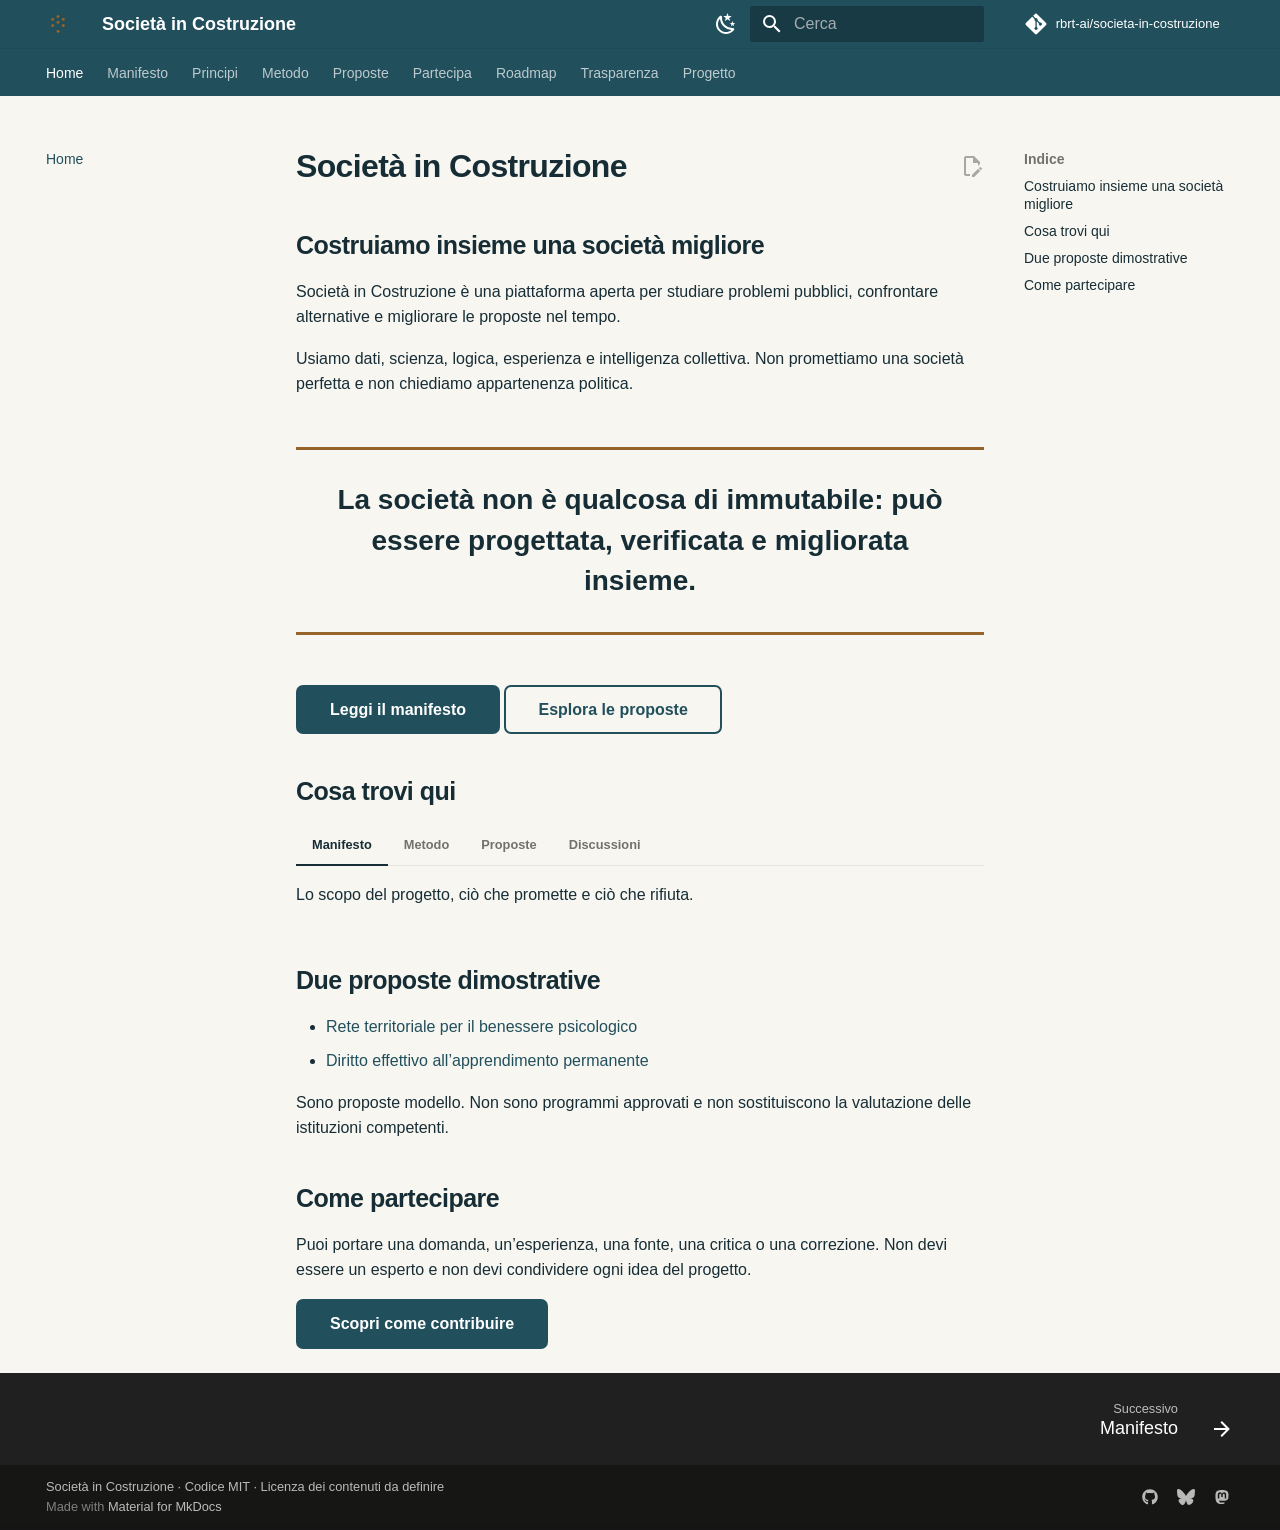
<file: index.html>
<!doctype html>
<html lang="it" class="no-js">
  <head>
    
      <meta charset="utf-8">
      <meta name="viewport" content="width=device-width,initial-scale=1">
      
        <meta name="description" content="Piattaforma collaborativa per progettare, valutare e migliorare proposte pubbliche.">
      
      
      
        <link rel="canonical" href="https://rbrt-ai.github.io/societa-in-costruzione/">
      
      
      
        <link rel="next" href="manifesto/">
      
      
        
      
      
      <link rel="icon" href="assets/favicon.svg">
      <meta name="generator" content="mkdocs-1.6.1, mkdocs-material-9.7.7">
    
    
      
        <title>Società in Costruzione</title>
      
    
    
      <link rel="stylesheet" href="assets/stylesheets/main.ec1eaa64.min.css">
      
        
        <link rel="stylesheet" href="assets/stylesheets/palette.ab4e12ef.min.css">
      
      


    
    
      
    
    
      
    
    
      <link rel="stylesheet" href="stylesheets/extra.css">
    
    <script>__md_scope=new URL(".",location),__md_hash=e=>[...e].reduce(((e,_)=>(e<<5)-e+_.charCodeAt(0)),0),__md_get=(e,_=localStorage,t=__md_scope)=>JSON.parse(_.getItem(t.pathname+"."+e)),__md_set=(e,_,t=localStorage,a=__md_scope)=>{try{t.setItem(a.pathname+"."+e,JSON.stringify(_))}catch(e){}}</script>
    
      

    
    
  </head>
  
  
    
    
      
    
    
    
    
    <body dir="ltr" data-md-color-scheme="default" data-md-color-primary="teal" data-md-color-accent="amber">
  
    
    <input class="md-toggle" data-md-toggle="drawer" type="checkbox" id="__drawer" autocomplete="off">
    <input class="md-toggle" data-md-toggle="search" type="checkbox" id="__search" autocomplete="off">
    <label class="md-overlay" for="__drawer"></label>
    <div data-md-component="skip">
      
        
        <a href="#societa-in-costruzione" class="md-skip">
          Vai al contenuto
        </a>
      
    </div>
    <div data-md-component="announce">
      
    </div>
    
    
      

<header class="md-header" data-md-component="header">
  <nav class="md-header__inner md-grid" aria-label="Intestazione">
    <a href="." title="Società in Costruzione" class="md-header__button md-logo" aria-label="Società in Costruzione" data-md-component="logo">
      
  <img src="assets/logo.svg" alt="logo">

    </a>
    <label class="md-header__button md-icon" for="__drawer">
      
      <svg xmlns="http://www.w3.org/2000/svg" viewBox="0 0 24 24"><path d="M3 6h18v2H3zm0 5h18v2H3zm0 5h18v2H3z"/></svg>
    </label>
    <div class="md-header__title" data-md-component="header-title">
      <div class="md-header__ellipsis">
        <div class="md-header__topic">
          <span class="md-ellipsis">
            Società in Costruzione
          </span>
        </div>
        <div class="md-header__topic" data-md-component="header-topic">
          <span class="md-ellipsis">
            
              Home
            
          </span>
        </div>
      </div>
    </div>
    
      
        <form class="md-header__option" data-md-component="palette">
  
    
    
    
    <input class="md-option" data-md-color-media="(prefers-color-scheme: light)" data-md-color-scheme="default" data-md-color-primary="teal" data-md-color-accent="amber"  aria-label="Usa il tema scuro"  type="radio" name="__palette" id="__palette_0">
    
      <label class="md-header__button md-icon" title="Usa il tema scuro" for="__palette_1" hidden>
        <svg xmlns="http://www.w3.org/2000/svg" viewBox="0 0 24 24"><path d="m17.75 4.09-2.53 1.94.91 3.06-2.63-1.81-2.63 1.81.91-3.06-2.53-1.94L12.44 4l1.06-3 1.06 3zm3.5 6.91-1.64 1.25.59 1.98-1.7-1.17-1.7 1.17.59-1.98L15.75 11l2.06-.05L18.5 9l.69 1.95zm-2.28 4.95c.83-.08 1.72 1.1 1.19 1.85-.32.45-.66.87-1.08 1.27C15.17 23 8.84 23 4.94 19.07c-3.91-3.9-3.91-10.24 0-14.14.4-.4.82-.76 1.27-1.08.75-.53 1.93.36 1.85 1.19-.27 2.86.69 5.83 2.89 8.02a9.96 9.96 0 0 0 8.02 2.89m-1.64 2.02a12.08 12.08 0 0 1-7.8-3.47c-2.17-2.19-3.33-5-3.49-7.82-2.81 3.14-2.7 7.96.31 10.98 3.02 3.01 7.84 3.12 10.98.31"/></svg>
      </label>
    
  
    
    
    
    <input class="md-option" data-md-color-media="(prefers-color-scheme: dark)" data-md-color-scheme="slate" data-md-color-primary="teal" data-md-color-accent="amber"  aria-label="Usa il tema chiaro"  type="radio" name="__palette" id="__palette_1">
    
      <label class="md-header__button md-icon" title="Usa il tema chiaro" for="__palette_0" hidden>
        <svg xmlns="http://www.w3.org/2000/svg" viewBox="0 0 24 24"><path d="M12 7a5 5 0 0 1 5 5 5 5 0 0 1-5 5 5 5 0 0 1-5-5 5 5 0 0 1 5-5m0 2a3 3 0 0 0-3 3 3 3 0 0 0 3 3 3 3 0 0 0 3-3 3 3 0 0 0-3-3m0-7 2.39 3.42C13.65 5.15 12.84 5 12 5s-1.65.15-2.39.42zM3.34 7l4.16-.35A7.2 7.2 0 0 0 5.94 8.5c-.44.74-.69 1.5-.83 2.29zm.02 10 1.76-3.77a7.131 7.131 0 0 0 2.38 4.14zM20.65 7l-1.77 3.79a7.02 7.02 0 0 0-2.38-4.15zm-.01 10-4.14.36c.59-.51 1.12-1.14 1.54-1.86.42-.73.69-1.5.83-2.29zM12 22l-2.41-3.44c.74.27 1.55.44 2.41.44.82 0 1.63-.17 2.37-.44z"/></svg>
      </label>
    
  
</form>
      
    
    
      <script>var palette=__md_get("__palette");if(palette&&palette.color){if("(prefers-color-scheme)"===palette.color.media){var media=matchMedia("(prefers-color-scheme: light)"),input=document.querySelector(media.matches?"[data-md-color-media='(prefers-color-scheme: light)']":"[data-md-color-media='(prefers-color-scheme: dark)']");palette.color.media=input.getAttribute("data-md-color-media"),palette.color.scheme=input.getAttribute("data-md-color-scheme"),palette.color.primary=input.getAttribute("data-md-color-primary"),palette.color.accent=input.getAttribute("data-md-color-accent")}for(var[key,value]of Object.entries(palette.color))document.body.setAttribute("data-md-color-"+key,value)}</script>
    
    
    
      
      
        <label class="md-header__button md-icon" for="__search">
          
          <svg xmlns="http://www.w3.org/2000/svg" viewBox="0 0 24 24"><path d="M9.5 3A6.5 6.5 0 0 1 16 9.5c0 1.61-.59 3.09-1.56 4.23l.27.27h.79l5 5-1.5 1.5-5-5v-.79l-.27-.27A6.52 6.52 0 0 1 9.5 16 6.5 6.5 0 0 1 3 9.5 6.5 6.5 0 0 1 9.5 3m0 2C7 5 5 7 5 9.5S7 14 9.5 14 14 12 14 9.5 12 5 9.5 5"/></svg>
        </label>
        <div class="md-search" data-md-component="search" role="dialog">
  <label class="md-search__overlay" for="__search"></label>
  <div class="md-search__inner" role="search">
    <form class="md-search__form" name="search">
      <input type="text" class="md-search__input" name="query" aria-label="Cerca" placeholder="Cerca" autocapitalize="off" autocorrect="off" autocomplete="off" spellcheck="false" data-md-component="search-query" required>
      <label class="md-search__icon md-icon" for="__search">
        
        <svg xmlns="http://www.w3.org/2000/svg" viewBox="0 0 24 24"><path d="M9.5 3A6.5 6.5 0 0 1 16 9.5c0 1.61-.59 3.09-1.56 4.23l.27.27h.79l5 5-1.5 1.5-5-5v-.79l-.27-.27A6.52 6.52 0 0 1 9.5 16 6.5 6.5 0 0 1 3 9.5 6.5 6.5 0 0 1 9.5 3m0 2C7 5 5 7 5 9.5S7 14 9.5 14 14 12 14 9.5 12 5 9.5 5"/></svg>
        
        <svg xmlns="http://www.w3.org/2000/svg" viewBox="0 0 24 24"><path d="M20 11v2H8l5.5 5.5-1.42 1.42L4.16 12l7.92-7.92L13.5 5.5 8 11z"/></svg>
      </label>
      <nav class="md-search__options" aria-label="Cerca">
        
          <a href="javascript:void(0)" class="md-search__icon md-icon" title="Condividi" aria-label="Condividi" data-clipboard data-clipboard-text="" data-md-component="search-share" tabindex="-1">
            
            <svg xmlns="http://www.w3.org/2000/svg" viewBox="0 0 24 24"><path d="M18 16.08c-.76 0-1.44.3-1.96.77L8.91 12.7c.05-.23.09-.46.09-.7s-.04-.47-.09-.7l7.05-4.11c.54.5 1.25.81 2.04.81a3 3 0 0 0 3-3 3 3 0 0 0-3-3 3 3 0 0 0-3 3c0 .24.04.47.09.7L8.04 9.81C7.5 9.31 6.79 9 6 9a3 3 0 0 0-3 3 3 3 0 0 0 3 3c.79 0 1.5-.31 2.04-.81l7.12 4.15c-.05.21-.08.43-.08.66 0 1.61 1.31 2.91 2.92 2.91s2.92-1.3 2.92-2.91A2.92 2.92 0 0 0 18 16.08"/></svg>
          </a>
        
        <button type="reset" class="md-search__icon md-icon" title="Cancella" aria-label="Cancella" tabindex="-1">
          
          <svg xmlns="http://www.w3.org/2000/svg" viewBox="0 0 24 24"><path d="M19 6.41 17.59 5 12 10.59 6.41 5 5 6.41 10.59 12 5 17.59 6.41 19 12 13.41 17.59 19 19 17.59 13.41 12z"/></svg>
        </button>
      </nav>
      
    </form>
    <div class="md-search__output">
      <div class="md-search__scrollwrap" tabindex="0" data-md-scrollfix>
        <div class="md-search-result" data-md-component="search-result">
          <div class="md-search-result__meta">
            Inizializza la ricerca
          </div>
          <ol class="md-search-result__list" role="presentation"></ol>
        </div>
      </div>
    </div>
  </div>
</div>
      
    
    
      <div class="md-header__source">
        <a href="https://github.com/rbrt-ai/societa-in-costruzione" title="Apri repository" class="md-source" data-md-component="source">
  <div class="md-source__icon md-icon">
    
    <svg xmlns="http://www.w3.org/2000/svg" viewBox="0 0 448 512"><!--! Font Awesome Free 7.1.0 by @fontawesome - https://fontawesome.com License - https://fontawesome.com/license/free (Icons: CC BY 4.0, Fonts: SIL OFL 1.1, Code: MIT License) Copyright 2025 Fonticons, Inc.--><path d="M439.6 236.1 244 40.5c-5.4-5.5-12.8-8.5-20.4-8.5s-15 3-20.4 8.4L162.5 81l51.5 51.5c27.1-9.1 52.7 16.8 43.4 43.7l49.7 49.7c34.2-11.8 61.2 31 35.5 56.7-26.5 26.5-70.2-2.9-56-37.3L240.3 199v121.9c25.3 12.5 22.3 41.8 9.1 55-6.4 6.4-15.2 10.1-24.3 10.1s-17.8-3.6-24.3-10.1c-17.6-17.6-11.1-46.9 11.2-56v-123c-20.8-8.5-24.6-30.7-18.6-45L142.6 101 8.5 235.1C3 240.6 0 247.9 0 255.5s3 15 8.5 20.4l195.6 195.7c5.4 5.4 12.7 8.4 20.4 8.4s15-3 20.4-8.4l194.7-194.7c5.4-5.4 8.4-12.8 8.4-20.4s-3-15-8.4-20.4"/></svg>
  </div>
  <div class="md-source__repository">
    rbrt-ai/societa-in-costruzione
  </div>
</a>
      </div>
    
  </nav>
  
</header>
    
    <div class="md-container" data-md-component="container">
      
      
        
          
            
<nav class="md-tabs" aria-label="Tabs" data-md-component="tabs">
  <div class="md-grid">
    <ul class="md-tabs__list">
      
        
  
  
  
    
  
  
    <li class="md-tabs__item md-tabs__item--active">
      <a href="." class="md-tabs__link">
        
  
  
    
  
  Home

      </a>
    </li>
  

      
        
  
  
  
  
    <li class="md-tabs__item">
      <a href="manifesto/" class="md-tabs__link">
        
  
  
    
  
  Manifesto

      </a>
    </li>
  

      
        
  
  
  
  
    <li class="md-tabs__item">
      <a href="principi/" class="md-tabs__link">
        
  
  
    
  
  Principi

      </a>
    </li>
  

      
        
  
  
  
  
    <li class="md-tabs__item">
      <a href="metodo/" class="md-tabs__link">
        
  
  
    
  
  Metodo

      </a>
    </li>
  

      
        
  
  
  
  
    
    
      <li class="md-tabs__item">
        <a href="proposte/" class="md-tabs__link">
          
  
  
    
  
  Proposte

        </a>
      </li>
    
  

      
        
  
  
  
  
    <li class="md-tabs__item">
      <a href="partecipa/" class="md-tabs__link">
        
  
  
    
  
  Partecipa

      </a>
    </li>
  

      
        
  
  
  
  
    <li class="md-tabs__item">
      <a href="roadmap/" class="md-tabs__link">
        
  
  
    
  
  Roadmap

      </a>
    </li>
  

      
        
  
  
  
  
    <li class="md-tabs__item">
      <a href="trasparenza/" class="md-tabs__link">
        
  
  
    
  
  Trasparenza

      </a>
    </li>
  

      
        
  
  
  
  
    
    
      <li class="md-tabs__item">
        <a href="naming/" class="md-tabs__link">
          
  
  
    
  
  Progetto

        </a>
      </li>
    
  

      
    </ul>
  </div>
</nav>
          
        
      
      <main class="md-main" data-md-component="main">
        <div class="md-main__inner md-grid">
          
            
              
              <div class="md-sidebar md-sidebar--primary" data-md-component="sidebar" data-md-type="navigation" >
                <div class="md-sidebar__scrollwrap">
                  <div class="md-sidebar__inner">
                    


  


<nav class="md-nav md-nav--primary md-nav--lifted" aria-label="Navigazione" data-md-level="0">
  <label class="md-nav__title" for="__drawer">
    <a href="." title="Società in Costruzione" class="md-nav__button md-logo" aria-label="Società in Costruzione" data-md-component="logo">
      
  <img src="assets/logo.svg" alt="logo">

    </a>
    Società in Costruzione
  </label>
  
    <div class="md-nav__source">
      <a href="https://github.com/rbrt-ai/societa-in-costruzione" title="Apri repository" class="md-source" data-md-component="source">
  <div class="md-source__icon md-icon">
    
    <svg xmlns="http://www.w3.org/2000/svg" viewBox="0 0 448 512"><!--! Font Awesome Free 7.1.0 by @fontawesome - https://fontawesome.com License - https://fontawesome.com/license/free (Icons: CC BY 4.0, Fonts: SIL OFL 1.1, Code: MIT License) Copyright 2025 Fonticons, Inc.--><path d="M439.6 236.1 244 40.5c-5.4-5.5-12.8-8.5-20.4-8.5s-15 3-20.4 8.4L162.5 81l51.5 51.5c27.1-9.1 52.7 16.8 43.4 43.7l49.7 49.7c34.2-11.8 61.2 31 35.5 56.7-26.5 26.5-70.2-2.9-56-37.3L240.3 199v121.9c25.3 12.5 22.3 41.8 9.1 55-6.4 6.4-15.2 10.1-24.3 10.1s-17.8-3.6-24.3-10.1c-17.6-17.6-11.1-46.9 11.2-56v-123c-20.8-8.5-24.6-30.7-18.6-45L142.6 101 8.5 235.1C3 240.6 0 247.9 0 255.5s3 15 8.5 20.4l195.6 195.7c5.4 5.4 12.7 8.4 20.4 8.4s15-3 20.4-8.4l194.7-194.7c5.4-5.4 8.4-12.8 8.4-20.4s-3-15-8.4-20.4"/></svg>
  </div>
  <div class="md-source__repository">
    rbrt-ai/societa-in-costruzione
  </div>
</a>
    </div>
  
  <ul class="md-nav__list" data-md-scrollfix>
    
      
      
  
  
    
  
  
  
    <li class="md-nav__item md-nav__item--active">
      
      <input class="md-nav__toggle md-toggle" type="checkbox" id="__toc">
      
      
        
      
      
        <label class="md-nav__link md-nav__link--active" for="__toc">
          
  
  
  <span class="md-ellipsis">
    
  
    Home
  

    
  </span>
  
  

          <span class="md-nav__icon md-icon"></span>
        </label>
      
      <a href="." class="md-nav__link md-nav__link--active">
        
  
  
  <span class="md-ellipsis">
    
  
    Home
  

    
  </span>
  
  

      </a>
      
        

<nav class="md-nav md-nav--secondary" aria-label="Indice">
  
  
  
    
  
  
    <label class="md-nav__title" for="__toc">
      <span class="md-nav__icon md-icon"></span>
      Indice
    </label>
    <ul class="md-nav__list" data-md-component="toc" data-md-scrollfix>
      
        <li class="md-nav__item">
  <a href="#costruiamo-insieme-una-societa-migliore" class="md-nav__link">
    <span class="md-ellipsis">
      
        Costruiamo insieme una società migliore
      
    </span>
  </a>
  
</li>
      
        <li class="md-nav__item">
  <a href="#cosa-trovi-qui" class="md-nav__link">
    <span class="md-ellipsis">
      
        Cosa trovi qui
      
    </span>
  </a>
  
</li>
      
        <li class="md-nav__item">
  <a href="#due-proposte-dimostrative" class="md-nav__link">
    <span class="md-ellipsis">
      
        Due proposte dimostrative
      
    </span>
  </a>
  
</li>
      
        <li class="md-nav__item">
  <a href="#come-partecipare" class="md-nav__link">
    <span class="md-ellipsis">
      
        Come partecipare
      
    </span>
  </a>
  
</li>
      
    </ul>
  
</nav>
      
    </li>
  

    
      
      
  
  
  
  
    <li class="md-nav__item">
      <a href="manifesto/" class="md-nav__link">
        
  
  
  <span class="md-ellipsis">
    
  
    Manifesto
  

    
  </span>
  
  

      </a>
    </li>
  

    
      
      
  
  
  
  
    <li class="md-nav__item">
      <a href="principi/" class="md-nav__link">
        
  
  
  <span class="md-ellipsis">
    
  
    Principi
  

    
  </span>
  
  

      </a>
    </li>
  

    
      
      
  
  
  
  
    <li class="md-nav__item">
      <a href="metodo/" class="md-nav__link">
        
  
  
  <span class="md-ellipsis">
    
  
    Metodo
  

    
  </span>
  
  

      </a>
    </li>
  

    
      
      
  
  
  
  
    
    
      
        
          
        
      
        
      
        
      
        
      
    
    
    
      
      
        
      
    
    
    <li class="md-nav__item md-nav__item--nested">
      
        
        
        <input class="md-nav__toggle md-toggle " type="checkbox" id="__nav_5" >
        
          
          <div class="md-nav__link md-nav__container">
            <a href="proposte/" class="md-nav__link ">
              
  
  
  <span class="md-ellipsis">
    
  
    Proposte
  

    
  </span>
  
  

            </a>
            
              
              <label class="md-nav__link " for="__nav_5" id="__nav_5_label" tabindex="0">
                <span class="md-nav__icon md-icon"></span>
              </label>
            
          </div>
        
        <nav class="md-nav" data-md-level="1" aria-labelledby="__nav_5_label" aria-expanded="false">
          <label class="md-nav__title" for="__nav_5">
            <span class="md-nav__icon md-icon"></span>
            
  
    Proposte
  

          </label>
          <ul class="md-nav__list" data-md-scrollfix>
            
              
            
              
                
  
  
  
  
    <li class="md-nav__item">
      <a href="proposte/salute-mentale-territoriale/" class="md-nav__link">
        
  
  
  <span class="md-ellipsis">
    
  
    Benessere psicologico
  

    
  </span>
  
  

      </a>
    </li>
  

              
            
              
                
  
  
  
  
    <li class="md-nav__item">
      <a href="proposte/apprendimento-permanente/" class="md-nav__link">
        
  
  
  <span class="md-ellipsis">
    
  
    Apprendimento permanente
  

    
  </span>
  
  

      </a>
    </li>
  

              
            
              
                
  
  
  
  
    <li class="md-nav__item">
      <a href="proposte/template/" class="md-nav__link">
        
  
  
  <span class="md-ellipsis">
    
  
    Template
  

    
  </span>
  
  

      </a>
    </li>
  

              
            
          </ul>
        </nav>
      
    </li>
  

    
      
      
  
  
  
  
    <li class="md-nav__item">
      <a href="partecipa/" class="md-nav__link">
        
  
  
  <span class="md-ellipsis">
    
  
    Partecipa
  

    
  </span>
  
  

      </a>
    </li>
  

    
      
      
  
  
  
  
    <li class="md-nav__item">
      <a href="roadmap/" class="md-nav__link">
        
  
  
  <span class="md-ellipsis">
    
  
    Roadmap
  

    
  </span>
  
  

      </a>
    </li>
  

    
      
      
  
  
  
  
    <li class="md-nav__item">
      <a href="trasparenza/" class="md-nav__link">
        
  
  
  <span class="md-ellipsis">
    
  
    Trasparenza
  

    
  </span>
  
  

      </a>
    </li>
  

    
      
      
  
  
  
  
    
    
      
        
      
        
      
        
      
    
    
    
      
      
        
      
    
    
    <li class="md-nav__item md-nav__item--nested">
      
        
        
        <input class="md-nav__toggle md-toggle " type="checkbox" id="__nav_9" >
        
          
          <label class="md-nav__link" for="__nav_9" id="__nav_9_label" tabindex="0">
            
  
  
  <span class="md-ellipsis">
    
  
    Progetto
  

    
  </span>
  
  

            <span class="md-nav__icon md-icon"></span>
          </label>
        
        <nav class="md-nav" data-md-level="1" aria-labelledby="__nav_9_label" aria-expanded="false">
          <label class="md-nav__title" for="__nav_9">
            <span class="md-nav__icon md-icon"></span>
            
  
    Progetto
  

          </label>
          <ul class="md-nav__list" data-md-scrollfix>
            
              
                
  
  
  
  
    <li class="md-nav__item">
      <a href="naming/" class="md-nav__link">
        
  
  
  <span class="md-ellipsis">
    
  
    Identità
  

    
  </span>
  
  

      </a>
    </li>
  

              
            
              
                
  
  
  
  
    <li class="md-nav__item">
      <a href="comunicazione/identita-social/" class="md-nav__link">
        
  
  
  <span class="md-ellipsis">
    
  
    Identità social
  

    
  </span>
  
  

      </a>
    </li>
  

              
            
              
                
  
  
  
  
    <li class="md-nav__item">
      <a href="usability-test/" class="md-nav__link">
        
  
  
  <span class="md-ellipsis">
    
  
    Test di comprensibilità
  

    
  </span>
  
  

      </a>
    </li>
  

              
            
          </ul>
        </nav>
      
    </li>
  

    
  </ul>
</nav>
                  </div>
                </div>
              </div>
            
            
              
              <div class="md-sidebar md-sidebar--secondary" data-md-component="sidebar" data-md-type="toc" >
                <div class="md-sidebar__scrollwrap">
                  <div class="md-sidebar__inner">
                    

<nav class="md-nav md-nav--secondary" aria-label="Indice">
  
  
  
    
  
  
    <label class="md-nav__title" for="__toc">
      <span class="md-nav__icon md-icon"></span>
      Indice
    </label>
    <ul class="md-nav__list" data-md-component="toc" data-md-scrollfix>
      
        <li class="md-nav__item">
  <a href="#costruiamo-insieme-una-societa-migliore" class="md-nav__link">
    <span class="md-ellipsis">
      
        Costruiamo insieme una società migliore
      
    </span>
  </a>
  
</li>
      
        <li class="md-nav__item">
  <a href="#cosa-trovi-qui" class="md-nav__link">
    <span class="md-ellipsis">
      
        Cosa trovi qui
      
    </span>
  </a>
  
</li>
      
        <li class="md-nav__item">
  <a href="#due-proposte-dimostrative" class="md-nav__link">
    <span class="md-ellipsis">
      
        Due proposte dimostrative
      
    </span>
  </a>
  
</li>
      
        <li class="md-nav__item">
  <a href="#come-partecipare" class="md-nav__link">
    <span class="md-ellipsis">
      
        Come partecipare
      
    </span>
  </a>
  
</li>
      
    </ul>
  
</nav>
                  </div>
                </div>
              </div>
            
          
          
            <div class="md-content" data-md-component="content">
              
              <article class="md-content__inner md-typeset">
                
                  


  
    <a href="https://github.com/rbrt-ai/societa-in-costruzione/edit/main/docs/index.md" title="Modifica" class="md-content__button md-icon" rel="edit">
      
      <svg xmlns="http://www.w3.org/2000/svg" viewBox="0 0 24 24"><path d="M10 20H6V4h7v5h5v3.1l2-2V8l-6-6H6c-1.1 0-2 .9-2 2v16c0 1.1.9 2 2 2h4zm10.2-7c.1 0 .3.1.4.2l1.3 1.3c.2.2.2.6 0 .8l-1 1-2.1-2.1 1-1c.1-.1.2-.2.4-.2m0 3.9L14.1 23H12v-2.1l6.1-6.1z"/></svg>
    </a>
  
  


<h1 id="societa-in-costruzione">Società in Costruzione</h1>
<h2 id="costruiamo-insieme-una-societa-migliore">Costruiamo insieme una società migliore</h2>
<p>Società in Costruzione è una piattaforma aperta per studiare problemi pubblici, confrontare
alternative e migliorare le proposte nel tempo.</p>
<p>Usiamo dati, scienza, logica, esperienza e intelligenza collettiva. Non promettiamo una società
perfetta e non chiediamo appartenenza politica.</p>
<blockquote class="manifesto-thesis">
  <p>La società non è qualcosa di immutabile: può essere progettata, verificata e migliorata insieme.</p>
</blockquote>

<p><a class="md-button md-button--primary" href="manifesto/">Leggi il manifesto</a>
<a class="md-button" href="proposte/">Esplora le proposte</a></p>
<h2 id="cosa-trovi-qui">Cosa trovi qui</h2>
<div class="tabbed-set tabbed-alternate" data-tabs="1:4"><input checked="checked" id="__tabbed_1_1" name="__tabbed_1" type="radio" /><input id="__tabbed_1_2" name="__tabbed_1" type="radio" /><input id="__tabbed_1_3" name="__tabbed_1" type="radio" /><input id="__tabbed_1_4" name="__tabbed_1" type="radio" /><div class="tabbed-labels"><label for="__tabbed_1_1">Manifesto</label><label for="__tabbed_1_2">Metodo</label><label for="__tabbed_1_3">Proposte</label><label for="__tabbed_1_4">Discussioni</label></div>
<div class="tabbed-content">
<div class="tabbed-block">
<p>Lo scopo del progetto, ciò che promette e ciò che rifiuta.</p>
</div>
<div class="tabbed-block">
<p>Un processo comune per osservare, raccogliere evidenze, progettare alternative, valutare e
correggere.</p>
</div>
<div class="tabbed-block">
<p>Dossier completi con obiettivi, alternative, costi, rischi, indicatori e condizioni di
abbandono.</p>
</div>
<div class="tabbed-block">
<p>Il primo spazio deliberativo pubblico, con regole orientate agli argomenti e non agli
schieramenti.</p>
</div>
</div>
</div>
<h2 id="due-proposte-dimostrative">Due proposte dimostrative</h2>
<ul>
<li><a href="proposte/salute-mentale-territoriale/">Rete territoriale per il benessere psicologico</a></li>
<li><a href="proposte/apprendimento-permanente/">Diritto effettivo all’apprendimento permanente</a></li>
</ul>
<p>Sono proposte modello. Non sono programmi approvati e non sostituiscono la valutazione delle
istituzioni competenti.</p>
<h2 id="come-partecipare">Come partecipare</h2>
<p>Puoi portare una domanda, un’esperienza, una fonte, una critica o una correzione. Non devi essere un
esperto e non devi condividere ogni idea del progetto.</p>
<p><a class="md-button md-button--primary" href="partecipa/">Scopri come contribuire</a></p>












                
              </article>
            </div>
          
          
<script>var target=document.getElementById(location.hash.slice(1));target&&target.name&&(target.checked=target.name.startsWith("__tabbed_"))</script>
        </div>
        
          <button type="button" class="md-top md-icon" data-md-component="top" hidden>
  
  <svg xmlns="http://www.w3.org/2000/svg" viewBox="0 0 24 24"><path d="M13 20h-2V8l-5.5 5.5-1.42-1.42L12 4.16l7.92 7.92-1.42 1.42L13 8z"/></svg>
  Torna su
</button>
        
      </main>
      
        <footer class="md-footer">
  
    
      
      <nav class="md-footer__inner md-grid" aria-label="Piede" >
        
        
          
          <a href="manifesto/" class="md-footer__link md-footer__link--next" aria-label="Successivo: Manifesto">
            <div class="md-footer__title">
              <span class="md-footer__direction">
                Successivo
              </span>
              <div class="md-ellipsis">
                Manifesto
              </div>
            </div>
            <div class="md-footer__button md-icon">
              
              <svg xmlns="http://www.w3.org/2000/svg" viewBox="0 0 24 24"><path d="M4 11v2h12l-5.5 5.5 1.42 1.42L19.84 12l-7.92-7.92L10.5 5.5 16 11z"/></svg>
            </div>
          </a>
        
      </nav>
    
  
  <div class="md-footer-meta md-typeset">
    <div class="md-footer-meta__inner md-grid">
      <div class="md-copyright">
  
    <div class="md-copyright__highlight">
      Società in Costruzione · Codice MIT · Licenza dei contenuti da definire
    </div>
  
  
    Made with
    <a href="https://squidfunk.github.io/mkdocs-material/" target="_blank" rel="noopener">
      Material for MkDocs
    </a>
  
</div>
      
        
<div class="md-social">
  
    
    
    
    
    <a href="https://github.com/rbrt-ai/societa-in-costruzione" target="_blank" rel="noopener" title="Repository GitHub" class="md-social__link">
      <svg xmlns="http://www.w3.org/2000/svg" viewBox="0 0 512 512"><!--! Font Awesome Free 7.1.0 by @fontawesome - https://fontawesome.com License - https://fontawesome.com/license/free (Icons: CC BY 4.0, Fonts: SIL OFL 1.1, Code: MIT License) Copyright 2025 Fonticons, Inc.--><path d="M173.9 397.4c0 2-2.3 3.6-5.2 3.6-3.3.3-5.6-1.3-5.6-3.6 0-2 2.3-3.6 5.2-3.6 3-.3 5.6 1.3 5.6 3.6m-31.1-4.5c-.7 2 1.3 4.3 4.3 4.9 2.6 1 5.6 0 6.2-2s-1.3-4.3-4.3-5.2c-2.6-.7-5.5.3-6.2 2.3m44.2-1.7c-2.9.7-4.9 2.6-4.6 4.9.3 2 2.9 3.3 5.9 2.6 2.9-.7 4.9-2.6 4.6-4.6-.3-1.9-3-3.2-5.9-2.9M252.8 8C114.1 8 8 113.3 8 252c0 110.9 69.8 205.8 169.5 239.2 12.8 2.3 17.3-5.6 17.3-12.1 0-6.2-.3-40.4-.3-61.4 0 0-70 15-84.7-29.8 0 0-11.4-29.1-27.8-36.6 0 0-22.9-15.7 1.6-15.4 0 0 24.9 2 38.6 25.8 21.9 38.6 58.6 27.5 72.9 20.9 2.3-16 8.8-27.1 16-33.7-55.9-6.2-112.3-14.3-112.3-110.5 0-27.5 7.6-41.3 23.6-58.9-2.6-6.5-11.1-33.3 2.6-67.9 20.9-6.5 69 27 69 27 20-5.6 41.5-8.5 62.8-8.5s42.8 2.9 62.8 8.5c0 0 48.1-33.6 69-27 13.7 34.7 5.2 61.4 2.6 67.9 16 17.7 25.8 31.5 25.8 58.9 0 96.5-58.9 104.2-114.8 110.5 9.2 7.9 17 22.9 17 46.4 0 33.7-.3 75.4-.3 83.6 0 6.5 4.6 14.4 17.3 12.1C436.2 457.8 504 362.9 504 252 504 113.3 391.5 8 252.8 8M105.2 352.9c-1.3 1-1 3.3.7 5.2 1.6 1.6 3.9 2.3 5.2 1 1.3-1 1-3.3-.7-5.2-1.6-1.6-3.9-2.3-5.2-1m-10.8-8.1c-.7 1.3.3 2.9 2.3 3.9 1.6 1 3.6.7 4.3-.7.7-1.3-.3-2.9-2.3-3.9-2-.6-3.6-.3-4.3.7m32.4 35.6c-1.6 1.3-1 4.3 1.3 6.2 2.3 2.3 5.2 2.6 6.5 1 1.3-1.3.7-4.3-1.3-6.2-2.2-2.3-5.2-2.6-6.5-1m-11.4-14.7c-1.6 1-1.6 3.6 0 5.9s4.3 3.3 5.6 2.3c1.6-1.3 1.6-3.9 0-6.2-1.4-2.3-4-3.3-5.6-2"/></svg>
    </a>
  
    
    
    
    
    <a href="https://bsky.app/profile/societacostruzione.bsky.social" target="_blank" rel="noopener" title="Società in Costruzione su Bluesky" class="md-social__link">
      <svg xmlns="http://www.w3.org/2000/svg" viewBox="0 0 576 512"><!--! Font Awesome Free 7.1.0 by @fontawesome - https://fontawesome.com License - https://fontawesome.com/license/free (Icons: CC BY 4.0, Fonts: SIL OFL 1.1, Code: MIT License) Copyright 2025 Fonticons, Inc.--><path d="M407.8 294.7c-3.3-.4-6.7-.8-10-1.3 3.4.4 6.7.9 10 1.3M288 227.1c-26.1-50.7-97.1-145.2-163.1-191.8C61.6-9.4 37.5-1.7 21.6 5.5 3.3 13.8 0 41.9 0 58.4S9.1 194 15 213.9c19.5 65.7 89.1 87.9 153.2 80.7 3.3-.5 6.6-.9 10-1.4-3.3.5-6.6 1-10 1.4-93.9 14-177.3 48.2-67.9 169.9C220.6 589.1 265.1 437.8 288 361.1c22.9 76.7 49.2 222.5 185.6 103.4 102.4-103.4 28.1-156-65.8-169.9-3.3-.4-6.7-.8-10-1.3 3.4.4 6.7.9 10 1.3 64.1 7.1 133.6-15.1 153.2-80.7C566.9 194 576 75 576 58.4s-3.3-44.7-21.6-52.9c-15.8-7.1-40-14.9-103.2 29.8C385.1 81.9 314.1 176.4 288 227.1"/></svg>
    </a>
  
    
    
      
    
    
    
    <a href="https://mastodon.social/@societaideale" target="_blank" rel="noopener me" title="Società in Costruzione su Mastodon" class="md-social__link">
      <svg xmlns="http://www.w3.org/2000/svg" viewBox="0 0 448 512"><!--! Font Awesome Free 7.1.0 by @fontawesome - https://fontawesome.com License - https://fontawesome.com/license/free (Icons: CC BY 4.0, Fonts: SIL OFL 1.1, Code: MIT License) Copyright 2025 Fonticons, Inc.--><path d="M433 179.1c0-97.2-63.7-125.7-63.7-125.7-62.5-28.7-228.6-28.4-290.5 0 0 0-63.7 28.5-63.7 125.7 0 115.7-6.6 259.4 105.6 289.1 40.5 10.7 75.3 13 103.3 11.4 50.8-2.8 79.3-18.1 79.3-18.1l-1.7-36.9s-36.3 11.4-77.1 10.1c-40.4-1.4-83-4.4-89.6-54-.6-4.6-.9-9.3-.9-13.9 85.6 20.9 158.7 9.1 178.7 6.7 56.1-6.7 105-41.3 111.2-72.9 9.8-49.8 9-121.5 9-121.5zm-75.1 125.2h-46.6V190.1c0-49.7-64-51.6-64 6.9v62.5H201V197c0-58.5-64-56.6-64-6.9v114.2H90.3c0-122.1-5.2-147.9 18.4-175 25.9-28.9 79.8-30.8 103.8 6.1l11.6 19.5 11.6-19.5c24.1-37.1 78.1-34.8 103.8-6.1 23.7 27.3 18.4 53 18.4 175"/></svg>
    </a>
  
</div>
      
    </div>
  </div>
</footer>
      
    </div>
    <div class="md-dialog" data-md-component="dialog">
      <div class="md-dialog__inner md-typeset"></div>
    </div>
    
      <div class="md-progress" data-md-component="progress" role="progressbar"></div>
    
    
    
      
      
      <script id="__config" type="application/json">{"annotate": null, "base": ".", "features": ["navigation.tabs", "navigation.sections", "navigation.indexes", "navigation.footer", "navigation.instant", "navigation.instant.progress", "navigation.top", "toc.follow", "search.highlight", "search.share", "content.action.edit", "content.code.copy"], "search": "assets/javascripts/workers/search.2c215733.min.js", "tags": null, "translations": {"clipboard.copied": "Copiato", "clipboard.copy": "Copia", "search.result.more.one": "1 altro in questa pagina", "search.result.more.other": "# altri in questa pagina", "search.result.none": "Nessun documento trovato", "search.result.one": "1 documento trovato", "search.result.other": "# documenti trovati", "search.result.placeholder": "Scrivi per iniziare a cercare", "search.result.term.missing": "Non presente", "select.version": "Seleziona la versione"}, "version": null}</script>
    
    
      <script src="assets/javascripts/bundle.d7400e89.min.js"></script>
      
    
  </body>
</html>
</file>
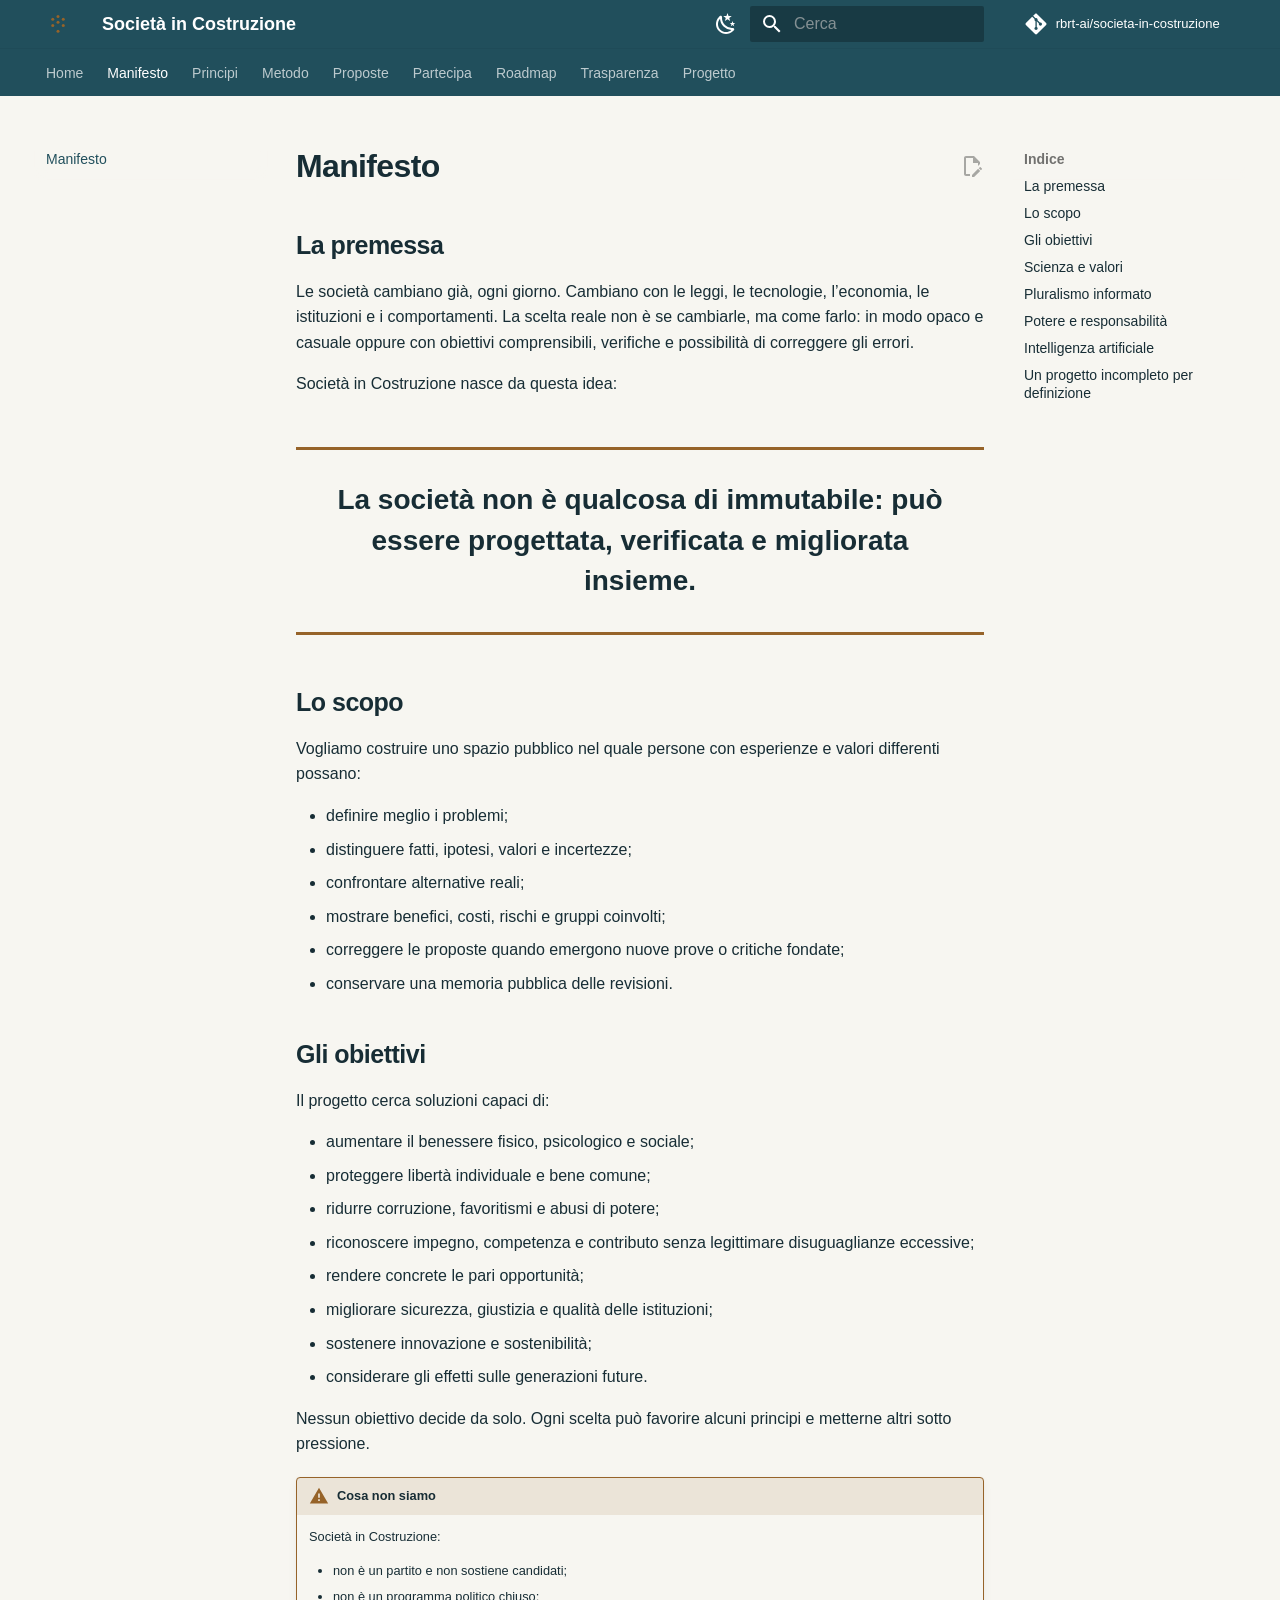
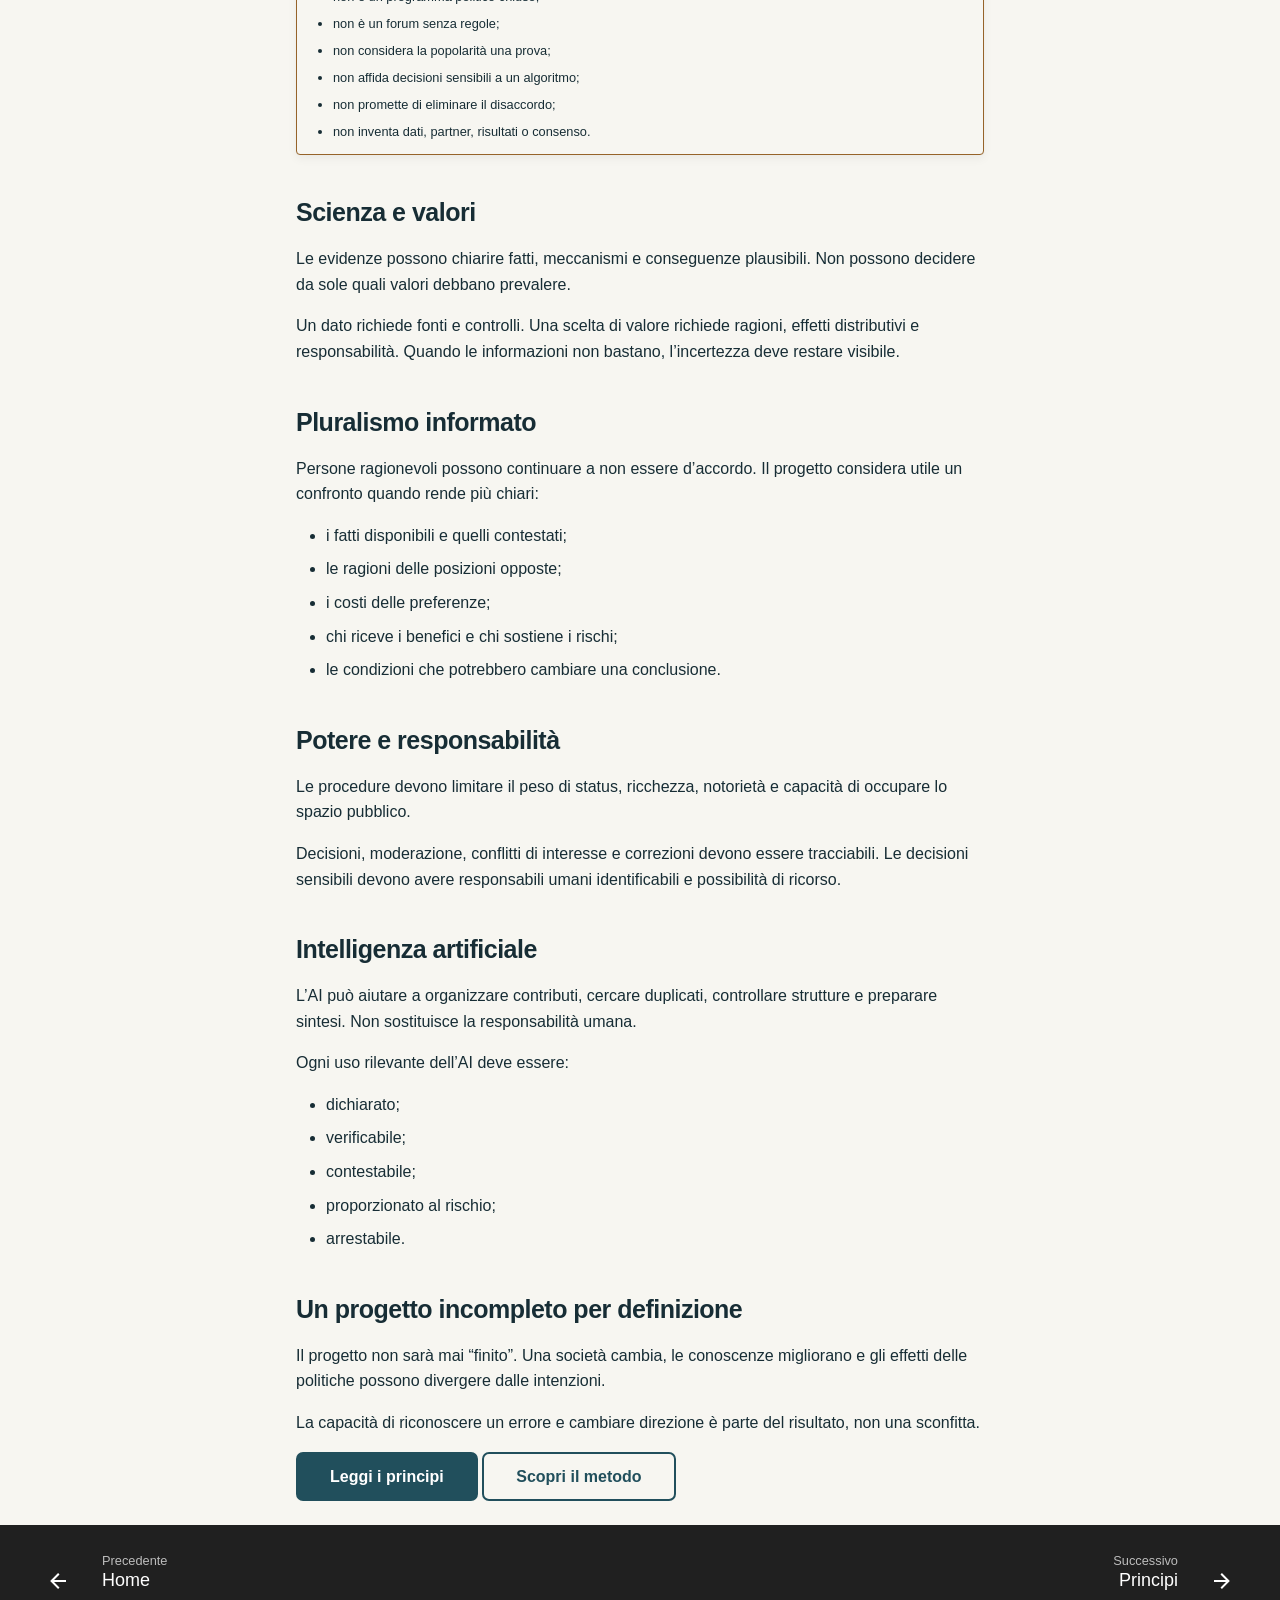
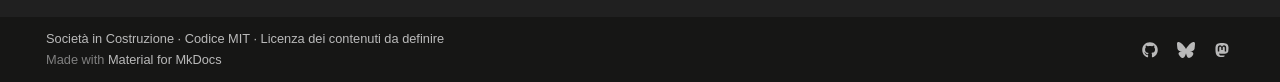
<file: manifesto/index.html>
<!doctype html>
<html lang="it" class="no-js">
  <head>
    
      <meta charset="utf-8">
      <meta name="viewport" content="width=device-width,initial-scale=1">
      
        <meta name="description" content="Piattaforma collaborativa per progettare, valutare e migliorare proposte pubbliche.">
      
      
      
        <link rel="canonical" href="https://rbrt-ai.github.io/societa-in-costruzione/manifesto/">
      
      
        <link rel="prev" href="..">
      
      
        <link rel="next" href="../principi/">
      
      
        
      
      
      <link rel="icon" href="../assets/favicon.svg">
      <meta name="generator" content="mkdocs-1.6.1, mkdocs-material-9.7.7">
    
    
      
        <title>Manifesto - Società in Costruzione</title>
      
    
    
      <link rel="stylesheet" href="../assets/stylesheets/main.ec1eaa64.min.css">
      
        
        <link rel="stylesheet" href="../assets/stylesheets/palette.ab4e12ef.min.css">
      
      


    
    
      
    
    
      
    
    
      <link rel="stylesheet" href="../stylesheets/extra.css">
    
    <script>__md_scope=new URL("..",location),__md_hash=e=>[...e].reduce(((e,_)=>(e<<5)-e+_.charCodeAt(0)),0),__md_get=(e,_=localStorage,t=__md_scope)=>JSON.parse(_.getItem(t.pathname+"."+e)),__md_set=(e,_,t=localStorage,a=__md_scope)=>{try{t.setItem(a.pathname+"."+e,JSON.stringify(_))}catch(e){}}</script>
    
      

    
    
  </head>
  
  
    
    
      
    
    
    
    
    <body dir="ltr" data-md-color-scheme="default" data-md-color-primary="teal" data-md-color-accent="amber">
  
    
    <input class="md-toggle" data-md-toggle="drawer" type="checkbox" id="__drawer" autocomplete="off">
    <input class="md-toggle" data-md-toggle="search" type="checkbox" id="__search" autocomplete="off">
    <label class="md-overlay" for="__drawer"></label>
    <div data-md-component="skip">
      
        
        <a href="#manifesto" class="md-skip">
          Vai al contenuto
        </a>
      
    </div>
    <div data-md-component="announce">
      
    </div>
    
    
      

<header class="md-header" data-md-component="header">
  <nav class="md-header__inner md-grid" aria-label="Intestazione">
    <a href=".." title="Società in Costruzione" class="md-header__button md-logo" aria-label="Società in Costruzione" data-md-component="logo">
      
  <img src="../assets/logo.svg" alt="logo">

    </a>
    <label class="md-header__button md-icon" for="__drawer">
      
      <svg xmlns="http://www.w3.org/2000/svg" viewBox="0 0 24 24"><path d="M3 6h18v2H3zm0 5h18v2H3zm0 5h18v2H3z"/></svg>
    </label>
    <div class="md-header__title" data-md-component="header-title">
      <div class="md-header__ellipsis">
        <div class="md-header__topic">
          <span class="md-ellipsis">
            Società in Costruzione
          </span>
        </div>
        <div class="md-header__topic" data-md-component="header-topic">
          <span class="md-ellipsis">
            
              Manifesto
            
          </span>
        </div>
      </div>
    </div>
    
      
        <form class="md-header__option" data-md-component="palette">
  
    
    
    
    <input class="md-option" data-md-color-media="(prefers-color-scheme: light)" data-md-color-scheme="default" data-md-color-primary="teal" data-md-color-accent="amber"  aria-label="Usa il tema scuro"  type="radio" name="__palette" id="__palette_0">
    
      <label class="md-header__button md-icon" title="Usa il tema scuro" for="__palette_1" hidden>
        <svg xmlns="http://www.w3.org/2000/svg" viewBox="0 0 24 24"><path d="m17.75 4.09-2.53 1.94.91 3.06-2.63-1.81-2.63 1.81.91-3.06-2.53-1.94L12.44 4l1.06-3 1.06 3zm3.5 6.91-1.64 1.25.59 1.98-1.7-1.17-1.7 1.17.59-1.98L15.75 11l2.06-.05L18.5 9l.69 1.95zm-2.28 4.95c.83-.08 1.72 1.1 1.19 1.85-.32.45-.66.87-1.08 1.27C15.17 23 8.84 23 4.94 19.07c-3.91-3.9-3.91-10.24 0-14.14.4-.4.82-.76 1.27-1.08.75-.53 1.93.36 1.85 1.19-.27 2.86.69 5.83 2.89 8.02a9.96 9.96 0 0 0 8.02 2.89m-1.64 2.02a12.08 12.08 0 0 1-7.8-3.47c-2.17-2.19-3.33-5-3.49-7.82-2.81 3.14-2.7 7.96.31 10.98 3.02 3.01 7.84 3.12 10.98.31"/></svg>
      </label>
    
  
    
    
    
    <input class="md-option" data-md-color-media="(prefers-color-scheme: dark)" data-md-color-scheme="slate" data-md-color-primary="teal" data-md-color-accent="amber"  aria-label="Usa il tema chiaro"  type="radio" name="__palette" id="__palette_1">
    
      <label class="md-header__button md-icon" title="Usa il tema chiaro" for="__palette_0" hidden>
        <svg xmlns="http://www.w3.org/2000/svg" viewBox="0 0 24 24"><path d="M12 7a5 5 0 0 1 5 5 5 5 0 0 1-5 5 5 5 0 0 1-5-5 5 5 0 0 1 5-5m0 2a3 3 0 0 0-3 3 3 3 0 0 0 3 3 3 3 0 0 0 3-3 3 3 0 0 0-3-3m0-7 2.39 3.42C13.65 5.15 12.84 5 12 5s-1.65.15-2.39.42zM3.34 7l4.16-.35A7.2 7.2 0 0 0 5.94 8.5c-.44.74-.69 1.5-.83 2.29zm.02 10 1.76-3.77a7.131 7.131 0 0 0 2.38 4.14zM20.65 7l-1.77 3.79a7.02 7.02 0 0 0-2.38-4.15zm-.01 10-4.14.36c.59-.51 1.12-1.14 1.54-1.86.42-.73.69-1.5.83-2.29zM12 22l-2.41-3.44c.74.27 1.55.44 2.41.44.82 0 1.63-.17 2.37-.44z"/></svg>
      </label>
    
  
</form>
      
    
    
      <script>var palette=__md_get("__palette");if(palette&&palette.color){if("(prefers-color-scheme)"===palette.color.media){var media=matchMedia("(prefers-color-scheme: light)"),input=document.querySelector(media.matches?"[data-md-color-media='(prefers-color-scheme: light)']":"[data-md-color-media='(prefers-color-scheme: dark)']");palette.color.media=input.getAttribute("data-md-color-media"),palette.color.scheme=input.getAttribute("data-md-color-scheme"),palette.color.primary=input.getAttribute("data-md-color-primary"),palette.color.accent=input.getAttribute("data-md-color-accent")}for(var[key,value]of Object.entries(palette.color))document.body.setAttribute("data-md-color-"+key,value)}</script>
    
    
    
      
      
        <label class="md-header__button md-icon" for="__search">
          
          <svg xmlns="http://www.w3.org/2000/svg" viewBox="0 0 24 24"><path d="M9.5 3A6.5 6.5 0 0 1 16 9.5c0 1.61-.59 3.09-1.56 4.23l.27.27h.79l5 5-1.5 1.5-5-5v-.79l-.27-.27A6.52 6.52 0 0 1 9.5 16 6.5 6.5 0 0 1 3 9.5 6.5 6.5 0 0 1 9.5 3m0 2C7 5 5 7 5 9.5S7 14 9.5 14 14 12 14 9.5 12 5 9.5 5"/></svg>
        </label>
        <div class="md-search" data-md-component="search" role="dialog">
  <label class="md-search__overlay" for="__search"></label>
  <div class="md-search__inner" role="search">
    <form class="md-search__form" name="search">
      <input type="text" class="md-search__input" name="query" aria-label="Cerca" placeholder="Cerca" autocapitalize="off" autocorrect="off" autocomplete="off" spellcheck="false" data-md-component="search-query" required>
      <label class="md-search__icon md-icon" for="__search">
        
        <svg xmlns="http://www.w3.org/2000/svg" viewBox="0 0 24 24"><path d="M9.5 3A6.5 6.5 0 0 1 16 9.5c0 1.61-.59 3.09-1.56 4.23l.27.27h.79l5 5-1.5 1.5-5-5v-.79l-.27-.27A6.52 6.52 0 0 1 9.5 16 6.5 6.5 0 0 1 3 9.5 6.5 6.5 0 0 1 9.5 3m0 2C7 5 5 7 5 9.5S7 14 9.5 14 14 12 14 9.5 12 5 9.5 5"/></svg>
        
        <svg xmlns="http://www.w3.org/2000/svg" viewBox="0 0 24 24"><path d="M20 11v2H8l5.5 5.5-1.42 1.42L4.16 12l7.92-7.92L13.5 5.5 8 11z"/></svg>
      </label>
      <nav class="md-search__options" aria-label="Cerca">
        
          <a href="javascript:void(0)" class="md-search__icon md-icon" title="Condividi" aria-label="Condividi" data-clipboard data-clipboard-text="" data-md-component="search-share" tabindex="-1">
            
            <svg xmlns="http://www.w3.org/2000/svg" viewBox="0 0 24 24"><path d="M18 16.08c-.76 0-1.44.3-1.96.77L8.91 12.7c.05-.23.09-.46.09-.7s-.04-.47-.09-.7l7.05-4.11c.54.5 1.25.81 2.04.81a3 3 0 0 0 3-3 3 3 0 0 0-3-3 3 3 0 0 0-3 3c0 .24.04.47.09.7L8.04 9.81C7.5 9.31 6.79 9 6 9a3 3 0 0 0-3 3 3 3 0 0 0 3 3c.79 0 1.5-.31 2.04-.81l7.12 4.15c-.05.21-.08.43-.08.66 0 1.61 1.31 2.91 2.92 2.91s2.92-1.3 2.92-2.91A2.92 2.92 0 0 0 18 16.08"/></svg>
          </a>
        
        <button type="reset" class="md-search__icon md-icon" title="Cancella" aria-label="Cancella" tabindex="-1">
          
          <svg xmlns="http://www.w3.org/2000/svg" viewBox="0 0 24 24"><path d="M19 6.41 17.59 5 12 10.59 6.41 5 5 6.41 10.59 12 5 17.59 6.41 19 12 13.41 17.59 19 19 17.59 13.41 12z"/></svg>
        </button>
      </nav>
      
    </form>
    <div class="md-search__output">
      <div class="md-search__scrollwrap" tabindex="0" data-md-scrollfix>
        <div class="md-search-result" data-md-component="search-result">
          <div class="md-search-result__meta">
            Inizializza la ricerca
          </div>
          <ol class="md-search-result__list" role="presentation"></ol>
        </div>
      </div>
    </div>
  </div>
</div>
      
    
    
      <div class="md-header__source">
        <a href="https://github.com/rbrt-ai/societa-in-costruzione" title="Apri repository" class="md-source" data-md-component="source">
  <div class="md-source__icon md-icon">
    
    <svg xmlns="http://www.w3.org/2000/svg" viewBox="0 0 448 512"><!--! Font Awesome Free 7.1.0 by @fontawesome - https://fontawesome.com License - https://fontawesome.com/license/free (Icons: CC BY 4.0, Fonts: SIL OFL 1.1, Code: MIT License) Copyright 2025 Fonticons, Inc.--><path d="M439.6 236.1 244 40.5c-5.4-5.5-12.8-8.5-20.4-8.5s-15 3-20.4 8.4L162.5 81l51.5 51.5c27.1-9.1 52.7 16.8 43.4 43.7l49.7 49.7c34.2-11.8 61.2 31 35.5 56.7-26.5 26.5-70.2-2.9-56-37.3L240.3 199v121.9c25.3 12.5 22.3 41.8 9.1 55-6.4 6.4-15.2 10.1-24.3 10.1s-17.8-3.6-24.3-10.1c-17.6-17.6-11.1-46.9 11.2-56v-123c-20.8-8.5-24.6-30.7-18.6-45L142.6 101 8.5 235.1C3 240.6 0 247.9 0 255.5s3 15 8.5 20.4l195.6 195.7c5.4 5.4 12.7 8.4 20.4 8.4s15-3 20.4-8.4l194.7-194.7c5.4-5.4 8.4-12.8 8.4-20.4s-3-15-8.4-20.4"/></svg>
  </div>
  <div class="md-source__repository">
    rbrt-ai/societa-in-costruzione
  </div>
</a>
      </div>
    
  </nav>
  
</header>
    
    <div class="md-container" data-md-component="container">
      
      
        
          
            
<nav class="md-tabs" aria-label="Tabs" data-md-component="tabs">
  <div class="md-grid">
    <ul class="md-tabs__list">
      
        
  
  
  
  
    <li class="md-tabs__item">
      <a href=".." class="md-tabs__link">
        
  
  
    
  
  Home

      </a>
    </li>
  

      
        
  
  
  
    
  
  
    <li class="md-tabs__item md-tabs__item--active">
      <a href="./" class="md-tabs__link">
        
  
  
    
  
  Manifesto

      </a>
    </li>
  

      
        
  
  
  
  
    <li class="md-tabs__item">
      <a href="../principi/" class="md-tabs__link">
        
  
  
    
  
  Principi

      </a>
    </li>
  

      
        
  
  
  
  
    <li class="md-tabs__item">
      <a href="../metodo/" class="md-tabs__link">
        
  
  
    
  
  Metodo

      </a>
    </li>
  

      
        
  
  
  
  
    
    
      <li class="md-tabs__item">
        <a href="../proposte/" class="md-tabs__link">
          
  
  
    
  
  Proposte

        </a>
      </li>
    
  

      
        
  
  
  
  
    <li class="md-tabs__item">
      <a href="../partecipa/" class="md-tabs__link">
        
  
  
    
  
  Partecipa

      </a>
    </li>
  

      
        
  
  
  
  
    <li class="md-tabs__item">
      <a href="../roadmap/" class="md-tabs__link">
        
  
  
    
  
  Roadmap

      </a>
    </li>
  

      
        
  
  
  
  
    <li class="md-tabs__item">
      <a href="../trasparenza/" class="md-tabs__link">
        
  
  
    
  
  Trasparenza

      </a>
    </li>
  

      
        
  
  
  
  
    
    
      <li class="md-tabs__item">
        <a href="../naming/" class="md-tabs__link">
          
  
  
    
  
  Progetto

        </a>
      </li>
    
  

      
    </ul>
  </div>
</nav>
          
        
      
      <main class="md-main" data-md-component="main">
        <div class="md-main__inner md-grid">
          
            
              
              <div class="md-sidebar md-sidebar--primary" data-md-component="sidebar" data-md-type="navigation" >
                <div class="md-sidebar__scrollwrap">
                  <div class="md-sidebar__inner">
                    


  


<nav class="md-nav md-nav--primary md-nav--lifted" aria-label="Navigazione" data-md-level="0">
  <label class="md-nav__title" for="__drawer">
    <a href=".." title="Società in Costruzione" class="md-nav__button md-logo" aria-label="Società in Costruzione" data-md-component="logo">
      
  <img src="../assets/logo.svg" alt="logo">

    </a>
    Società in Costruzione
  </label>
  
    <div class="md-nav__source">
      <a href="https://github.com/rbrt-ai/societa-in-costruzione" title="Apri repository" class="md-source" data-md-component="source">
  <div class="md-source__icon md-icon">
    
    <svg xmlns="http://www.w3.org/2000/svg" viewBox="0 0 448 512"><!--! Font Awesome Free 7.1.0 by @fontawesome - https://fontawesome.com License - https://fontawesome.com/license/free (Icons: CC BY 4.0, Fonts: SIL OFL 1.1, Code: MIT License) Copyright 2025 Fonticons, Inc.--><path d="M439.6 236.1 244 40.5c-5.4-5.5-12.8-8.5-20.4-8.5s-15 3-20.4 8.4L162.5 81l51.5 51.5c27.1-9.1 52.7 16.8 43.4 43.7l49.7 49.7c34.2-11.8 61.2 31 35.5 56.7-26.5 26.5-70.2-2.9-56-37.3L240.3 199v121.9c25.3 12.5 22.3 41.8 9.1 55-6.4 6.4-15.2 10.1-24.3 10.1s-17.8-3.6-24.3-10.1c-17.6-17.6-11.1-46.9 11.2-56v-123c-20.8-8.5-24.6-30.7-18.6-45L142.6 101 8.5 235.1C3 240.6 0 247.9 0 255.5s3 15 8.5 20.4l195.6 195.7c5.4 5.4 12.7 8.4 20.4 8.4s15-3 20.4-8.4l194.7-194.7c5.4-5.4 8.4-12.8 8.4-20.4s-3-15-8.4-20.4"/></svg>
  </div>
  <div class="md-source__repository">
    rbrt-ai/societa-in-costruzione
  </div>
</a>
    </div>
  
  <ul class="md-nav__list" data-md-scrollfix>
    
      
      
  
  
  
  
    <li class="md-nav__item">
      <a href=".." class="md-nav__link">
        
  
  
  <span class="md-ellipsis">
    
  
    Home
  

    
  </span>
  
  

      </a>
    </li>
  

    
      
      
  
  
    
  
  
  
    <li class="md-nav__item md-nav__item--active">
      
      <input class="md-nav__toggle md-toggle" type="checkbox" id="__toc">
      
      
        
      
      
        <label class="md-nav__link md-nav__link--active" for="__toc">
          
  
  
  <span class="md-ellipsis">
    
  
    Manifesto
  

    
  </span>
  
  

          <span class="md-nav__icon md-icon"></span>
        </label>
      
      <a href="./" class="md-nav__link md-nav__link--active">
        
  
  
  <span class="md-ellipsis">
    
  
    Manifesto
  

    
  </span>
  
  

      </a>
      
        

<nav class="md-nav md-nav--secondary" aria-label="Indice">
  
  
  
    
  
  
    <label class="md-nav__title" for="__toc">
      <span class="md-nav__icon md-icon"></span>
      Indice
    </label>
    <ul class="md-nav__list" data-md-component="toc" data-md-scrollfix>
      
        <li class="md-nav__item">
  <a href="#la-premessa" class="md-nav__link">
    <span class="md-ellipsis">
      
        La premessa
      
    </span>
  </a>
  
</li>
      
        <li class="md-nav__item">
  <a href="#lo-scopo" class="md-nav__link">
    <span class="md-ellipsis">
      
        Lo scopo
      
    </span>
  </a>
  
</li>
      
        <li class="md-nav__item">
  <a href="#gli-obiettivi" class="md-nav__link">
    <span class="md-ellipsis">
      
        Gli obiettivi
      
    </span>
  </a>
  
</li>
      
        <li class="md-nav__item">
  <a href="#scienza-e-valori" class="md-nav__link">
    <span class="md-ellipsis">
      
        Scienza e valori
      
    </span>
  </a>
  
</li>
      
        <li class="md-nav__item">
  <a href="#pluralismo-informato" class="md-nav__link">
    <span class="md-ellipsis">
      
        Pluralismo informato
      
    </span>
  </a>
  
</li>
      
        <li class="md-nav__item">
  <a href="#potere-e-responsabilita" class="md-nav__link">
    <span class="md-ellipsis">
      
        Potere e responsabilità
      
    </span>
  </a>
  
</li>
      
        <li class="md-nav__item">
  <a href="#intelligenza-artificiale" class="md-nav__link">
    <span class="md-ellipsis">
      
        Intelligenza artificiale
      
    </span>
  </a>
  
</li>
      
        <li class="md-nav__item">
  <a href="#un-progetto-incompleto-per-definizione" class="md-nav__link">
    <span class="md-ellipsis">
      
        Un progetto incompleto per definizione
      
    </span>
  </a>
  
</li>
      
    </ul>
  
</nav>
      
    </li>
  

    
      
      
  
  
  
  
    <li class="md-nav__item">
      <a href="../principi/" class="md-nav__link">
        
  
  
  <span class="md-ellipsis">
    
  
    Principi
  

    
  </span>
  
  

      </a>
    </li>
  

    
      
      
  
  
  
  
    <li class="md-nav__item">
      <a href="../metodo/" class="md-nav__link">
        
  
  
  <span class="md-ellipsis">
    
  
    Metodo
  

    
  </span>
  
  

      </a>
    </li>
  

    
      
      
  
  
  
  
    
    
      
        
          
        
      
        
      
        
      
        
      
    
    
    
      
      
        
      
    
    
    <li class="md-nav__item md-nav__item--nested">
      
        
        
        <input class="md-nav__toggle md-toggle " type="checkbox" id="__nav_5" >
        
          
          <div class="md-nav__link md-nav__container">
            <a href="../proposte/" class="md-nav__link ">
              
  
  
  <span class="md-ellipsis">
    
  
    Proposte
  

    
  </span>
  
  

            </a>
            
              
              <label class="md-nav__link " for="__nav_5" id="__nav_5_label" tabindex="0">
                <span class="md-nav__icon md-icon"></span>
              </label>
            
          </div>
        
        <nav class="md-nav" data-md-level="1" aria-labelledby="__nav_5_label" aria-expanded="false">
          <label class="md-nav__title" for="__nav_5">
            <span class="md-nav__icon md-icon"></span>
            
  
    Proposte
  

          </label>
          <ul class="md-nav__list" data-md-scrollfix>
            
              
            
              
                
  
  
  
  
    <li class="md-nav__item">
      <a href="../proposte/salute-mentale-territoriale/" class="md-nav__link">
        
  
  
  <span class="md-ellipsis">
    
  
    Benessere psicologico
  

    
  </span>
  
  

      </a>
    </li>
  

              
            
              
                
  
  
  
  
    <li class="md-nav__item">
      <a href="../proposte/apprendimento-permanente/" class="md-nav__link">
        
  
  
  <span class="md-ellipsis">
    
  
    Apprendimento permanente
  

    
  </span>
  
  

      </a>
    </li>
  

              
            
              
                
  
  
  
  
    <li class="md-nav__item">
      <a href="../proposte/template/" class="md-nav__link">
        
  
  
  <span class="md-ellipsis">
    
  
    Template
  

    
  </span>
  
  

      </a>
    </li>
  

              
            
          </ul>
        </nav>
      
    </li>
  

    
      
      
  
  
  
  
    <li class="md-nav__item">
      <a href="../partecipa/" class="md-nav__link">
        
  
  
  <span class="md-ellipsis">
    
  
    Partecipa
  

    
  </span>
  
  

      </a>
    </li>
  

    
      
      
  
  
  
  
    <li class="md-nav__item">
      <a href="../roadmap/" class="md-nav__link">
        
  
  
  <span class="md-ellipsis">
    
  
    Roadmap
  

    
  </span>
  
  

      </a>
    </li>
  

    
      
      
  
  
  
  
    <li class="md-nav__item">
      <a href="../trasparenza/" class="md-nav__link">
        
  
  
  <span class="md-ellipsis">
    
  
    Trasparenza
  

    
  </span>
  
  

      </a>
    </li>
  

    
      
      
  
  
  
  
    
    
      
        
      
        
      
        
      
    
    
    
      
      
        
      
    
    
    <li class="md-nav__item md-nav__item--nested">
      
        
        
        <input class="md-nav__toggle md-toggle " type="checkbox" id="__nav_9" >
        
          
          <label class="md-nav__link" for="__nav_9" id="__nav_9_label" tabindex="0">
            
  
  
  <span class="md-ellipsis">
    
  
    Progetto
  

    
  </span>
  
  

            <span class="md-nav__icon md-icon"></span>
          </label>
        
        <nav class="md-nav" data-md-level="1" aria-labelledby="__nav_9_label" aria-expanded="false">
          <label class="md-nav__title" for="__nav_9">
            <span class="md-nav__icon md-icon"></span>
            
  
    Progetto
  

          </label>
          <ul class="md-nav__list" data-md-scrollfix>
            
              
                
  
  
  
  
    <li class="md-nav__item">
      <a href="../naming/" class="md-nav__link">
        
  
  
  <span class="md-ellipsis">
    
  
    Identità
  

    
  </span>
  
  

      </a>
    </li>
  

              
            
              
                
  
  
  
  
    <li class="md-nav__item">
      <a href="../comunicazione/identita-social/" class="md-nav__link">
        
  
  
  <span class="md-ellipsis">
    
  
    Identità social
  

    
  </span>
  
  

      </a>
    </li>
  

              
            
              
                
  
  
  
  
    <li class="md-nav__item">
      <a href="../usability-test/" class="md-nav__link">
        
  
  
  <span class="md-ellipsis">
    
  
    Test di comprensibilità
  

    
  </span>
  
  

      </a>
    </li>
  

              
            
          </ul>
        </nav>
      
    </li>
  

    
  </ul>
</nav>
                  </div>
                </div>
              </div>
            
            
              
              <div class="md-sidebar md-sidebar--secondary" data-md-component="sidebar" data-md-type="toc" >
                <div class="md-sidebar__scrollwrap">
                  <div class="md-sidebar__inner">
                    

<nav class="md-nav md-nav--secondary" aria-label="Indice">
  
  
  
    
  
  
    <label class="md-nav__title" for="__toc">
      <span class="md-nav__icon md-icon"></span>
      Indice
    </label>
    <ul class="md-nav__list" data-md-component="toc" data-md-scrollfix>
      
        <li class="md-nav__item">
  <a href="#la-premessa" class="md-nav__link">
    <span class="md-ellipsis">
      
        La premessa
      
    </span>
  </a>
  
</li>
      
        <li class="md-nav__item">
  <a href="#lo-scopo" class="md-nav__link">
    <span class="md-ellipsis">
      
        Lo scopo
      
    </span>
  </a>
  
</li>
      
        <li class="md-nav__item">
  <a href="#gli-obiettivi" class="md-nav__link">
    <span class="md-ellipsis">
      
        Gli obiettivi
      
    </span>
  </a>
  
</li>
      
        <li class="md-nav__item">
  <a href="#scienza-e-valori" class="md-nav__link">
    <span class="md-ellipsis">
      
        Scienza e valori
      
    </span>
  </a>
  
</li>
      
        <li class="md-nav__item">
  <a href="#pluralismo-informato" class="md-nav__link">
    <span class="md-ellipsis">
      
        Pluralismo informato
      
    </span>
  </a>
  
</li>
      
        <li class="md-nav__item">
  <a href="#potere-e-responsabilita" class="md-nav__link">
    <span class="md-ellipsis">
      
        Potere e responsabilità
      
    </span>
  </a>
  
</li>
      
        <li class="md-nav__item">
  <a href="#intelligenza-artificiale" class="md-nav__link">
    <span class="md-ellipsis">
      
        Intelligenza artificiale
      
    </span>
  </a>
  
</li>
      
        <li class="md-nav__item">
  <a href="#un-progetto-incompleto-per-definizione" class="md-nav__link">
    <span class="md-ellipsis">
      
        Un progetto incompleto per definizione
      
    </span>
  </a>
  
</li>
      
    </ul>
  
</nav>
                  </div>
                </div>
              </div>
            
          
          
            <div class="md-content" data-md-component="content">
              
              <article class="md-content__inner md-typeset">
                
                  


  
    <a href="https://github.com/rbrt-ai/societa-in-costruzione/edit/main/docs/manifesto.md" title="Modifica" class="md-content__button md-icon" rel="edit">
      
      <svg xmlns="http://www.w3.org/2000/svg" viewBox="0 0 24 24"><path d="M10 20H6V4h7v5h5v3.1l2-2V8l-6-6H6c-1.1 0-2 .9-2 2v16c0 1.1.9 2 2 2h4zm10.2-7c.1 0 .3.1.4.2l1.3 1.3c.2.2.2.6 0 .8l-1 1-2.1-2.1 1-1c.1-.1.2-.2.4-.2m0 3.9L14.1 23H12v-2.1l6.1-6.1z"/></svg>
    </a>
  
  


<h1 id="manifesto">Manifesto</h1>
<h2 id="la-premessa">La premessa</h2>
<p>Le società cambiano già, ogni giorno. Cambiano con le leggi, le tecnologie, l’economia, le
istituzioni e i comportamenti. La scelta reale non è se cambiarle, ma come farlo: in modo opaco e
casuale oppure con obiettivi comprensibili, verifiche e possibilità di correggere gli errori.</p>
<p>Società in Costruzione nasce da questa idea:</p>
<blockquote class="manifesto-thesis">
  <p>La società non è qualcosa di immutabile: può essere progettata, verificata e migliorata insieme.</p>
</blockquote>

<h2 id="lo-scopo">Lo scopo</h2>
<p>Vogliamo costruire uno spazio pubblico nel quale persone con esperienze e valori differenti possano:</p>
<ul>
<li>definire meglio i problemi;</li>
<li>distinguere fatti, ipotesi, valori e incertezze;</li>
<li>confrontare alternative reali;</li>
<li>mostrare benefici, costi, rischi e gruppi coinvolti;</li>
<li>correggere le proposte quando emergono nuove prove o critiche fondate;</li>
<li>conservare una memoria pubblica delle revisioni.</li>
</ul>
<h2 id="gli-obiettivi">Gli obiettivi</h2>
<p>Il progetto cerca soluzioni capaci di:</p>
<ul>
<li>aumentare il benessere fisico, psicologico e sociale;</li>
<li>proteggere libertà individuale e bene comune;</li>
<li>ridurre corruzione, favoritismi e abusi di potere;</li>
<li>riconoscere impegno, competenza e contributo senza legittimare disuguaglianze eccessive;</li>
<li>rendere concrete le pari opportunità;</li>
<li>migliorare sicurezza, giustizia e qualità delle istituzioni;</li>
<li>sostenere innovazione e sostenibilità;</li>
<li>considerare gli effetti sulle generazioni future.</li>
</ul>
<p>Nessun obiettivo decide da solo. Ogni scelta può favorire alcuni principi e metterne altri sotto
pressione.</p>
<div class="admonition warning">
<p class="admonition-title">Cosa non siamo</p>
<p>Società in Costruzione:</p>
<ul>
<li>non è un partito e non sostiene candidati;</li>
<li>non è un programma politico chiuso;</li>
<li>non è un forum senza regole;</li>
<li>non considera la popolarità una prova;</li>
<li>non affida decisioni sensibili a un algoritmo;</li>
<li>non promette di eliminare il disaccordo;</li>
<li>non inventa dati, partner, risultati o consenso.</li>
</ul>
</div>
<h2 id="scienza-e-valori">Scienza e valori</h2>
<p>Le evidenze possono chiarire fatti, meccanismi e conseguenze plausibili. Non possono decidere da
sole quali valori debbano prevalere.</p>
<p>Un dato richiede fonti e controlli. Una scelta di valore richiede ragioni, effetti distributivi e
responsabilità. Quando le informazioni non bastano, l’incertezza deve restare visibile.</p>
<h2 id="pluralismo-informato">Pluralismo informato</h2>
<p>Persone ragionevoli possono continuare a non essere d’accordo. Il progetto considera utile un
confronto quando rende più chiari:</p>
<ul>
<li>i fatti disponibili e quelli contestati;</li>
<li>le ragioni delle posizioni opposte;</li>
<li>i costi delle preferenze;</li>
<li>chi riceve i benefici e chi sostiene i rischi;</li>
<li>le condizioni che potrebbero cambiare una conclusione.</li>
</ul>
<h2 id="potere-e-responsabilita">Potere e responsabilità</h2>
<p>Le procedure devono limitare il peso di status, ricchezza, notorietà e capacità di occupare lo
spazio pubblico.</p>
<p>Decisioni, moderazione, conflitti di interesse e correzioni devono essere tracciabili. Le decisioni
sensibili devono avere responsabili umani identificabili e possibilità di ricorso.</p>
<h2 id="intelligenza-artificiale">Intelligenza artificiale</h2>
<p>L’AI può aiutare a organizzare contributi, cercare duplicati, controllare strutture e preparare
sintesi. Non sostituisce la responsabilità umana.</p>
<p>Ogni uso rilevante dell’AI deve essere:</p>
<ul>
<li>dichiarato;</li>
<li>verificabile;</li>
<li>contestabile;</li>
<li>proporzionato al rischio;</li>
<li>arrestabile.</li>
</ul>
<h2 id="un-progetto-incompleto-per-definizione">Un progetto incompleto per definizione</h2>
<p>Il progetto non sarà mai “finito”. Una società cambia, le conoscenze migliorano e gli effetti delle
politiche possono divergere dalle intenzioni.</p>
<p>La capacità di riconoscere un errore e cambiare direzione è parte del risultato, non una sconfitta.</p>
<p><a class="md-button md-button--primary" href="../principi/">Leggi i principi</a>
<a class="md-button" href="../metodo/">Scopri il metodo</a></p>












                
              </article>
            </div>
          
          
<script>var target=document.getElementById(location.hash.slice(1));target&&target.name&&(target.checked=target.name.startsWith("__tabbed_"))</script>
        </div>
        
          <button type="button" class="md-top md-icon" data-md-component="top" hidden>
  
  <svg xmlns="http://www.w3.org/2000/svg" viewBox="0 0 24 24"><path d="M13 20h-2V8l-5.5 5.5-1.42-1.42L12 4.16l7.92 7.92-1.42 1.42L13 8z"/></svg>
  Torna su
</button>
        
      </main>
      
        <footer class="md-footer">
  
    
      
      <nav class="md-footer__inner md-grid" aria-label="Piede" >
        
          
          <a href=".." class="md-footer__link md-footer__link--prev" aria-label="Precedente: Home">
            <div class="md-footer__button md-icon">
              
              <svg xmlns="http://www.w3.org/2000/svg" viewBox="0 0 24 24"><path d="M20 11v2H8l5.5 5.5-1.42 1.42L4.16 12l7.92-7.92L13.5 5.5 8 11z"/></svg>
            </div>
            <div class="md-footer__title">
              <span class="md-footer__direction">
                Precedente
              </span>
              <div class="md-ellipsis">
                Home
              </div>
            </div>
          </a>
        
        
          
          <a href="../principi/" class="md-footer__link md-footer__link--next" aria-label="Successivo: Principi">
            <div class="md-footer__title">
              <span class="md-footer__direction">
                Successivo
              </span>
              <div class="md-ellipsis">
                Principi
              </div>
            </div>
            <div class="md-footer__button md-icon">
              
              <svg xmlns="http://www.w3.org/2000/svg" viewBox="0 0 24 24"><path d="M4 11v2h12l-5.5 5.5 1.42 1.42L19.84 12l-7.92-7.92L10.5 5.5 16 11z"/></svg>
            </div>
          </a>
        
      </nav>
    
  
  <div class="md-footer-meta md-typeset">
    <div class="md-footer-meta__inner md-grid">
      <div class="md-copyright">
  
    <div class="md-copyright__highlight">
      Società in Costruzione · Codice MIT · Licenza dei contenuti da definire
    </div>
  
  
    Made with
    <a href="https://squidfunk.github.io/mkdocs-material/" target="_blank" rel="noopener">
      Material for MkDocs
    </a>
  
</div>
      
        
<div class="md-social">
  
    
    
    
    
    <a href="https://github.com/rbrt-ai/societa-in-costruzione" target="_blank" rel="noopener" title="Repository GitHub" class="md-social__link">
      <svg xmlns="http://www.w3.org/2000/svg" viewBox="0 0 512 512"><!--! Font Awesome Free 7.1.0 by @fontawesome - https://fontawesome.com License - https://fontawesome.com/license/free (Icons: CC BY 4.0, Fonts: SIL OFL 1.1, Code: MIT License) Copyright 2025 Fonticons, Inc.--><path d="M173.9 397.4c0 2-2.3 3.6-5.2 3.6-3.3.3-5.6-1.3-5.6-3.6 0-2 2.3-3.6 5.2-3.6 3-.3 5.6 1.3 5.6 3.6m-31.1-4.5c-.7 2 1.3 4.3 4.3 4.9 2.6 1 5.6 0 6.2-2s-1.3-4.3-4.3-5.2c-2.6-.7-5.5.3-6.2 2.3m44.2-1.7c-2.9.7-4.9 2.6-4.6 4.9.3 2 2.9 3.3 5.9 2.6 2.9-.7 4.9-2.6 4.6-4.6-.3-1.9-3-3.2-5.9-2.9M252.8 8C114.1 8 8 113.3 8 252c0 110.9 69.8 205.8 169.5 239.2 12.8 2.3 17.3-5.6 17.3-12.1 0-6.2-.3-40.4-.3-61.4 0 0-70 15-84.7-29.8 0 0-11.4-29.1-27.8-36.6 0 0-22.9-15.7 1.6-15.4 0 0 24.9 2 38.6 25.8 21.9 38.6 58.6 27.5 72.9 20.9 2.3-16 8.8-27.1 16-33.7-55.9-6.2-112.3-14.3-112.3-110.5 0-27.5 7.6-41.3 23.6-58.9-2.6-6.5-11.1-33.3 2.6-67.9 20.9-6.5 69 27 69 27 20-5.6 41.5-8.5 62.8-8.5s42.8 2.9 62.8 8.5c0 0 48.1-33.6 69-27 13.7 34.7 5.2 61.4 2.6 67.9 16 17.7 25.8 31.5 25.8 58.9 0 96.5-58.9 104.2-114.8 110.5 9.2 7.9 17 22.9 17 46.4 0 33.7-.3 75.4-.3 83.6 0 6.5 4.6 14.4 17.3 12.1C436.2 457.8 504 362.9 504 252 504 113.3 391.5 8 252.8 8M105.2 352.9c-1.3 1-1 3.3.7 5.2 1.6 1.6 3.9 2.3 5.2 1 1.3-1 1-3.3-.7-5.2-1.6-1.6-3.9-2.3-5.2-1m-10.8-8.1c-.7 1.3.3 2.9 2.3 3.9 1.6 1 3.6.7 4.3-.7.7-1.3-.3-2.9-2.3-3.9-2-.6-3.6-.3-4.3.7m32.4 35.6c-1.6 1.3-1 4.3 1.3 6.2 2.3 2.3 5.2 2.6 6.5 1 1.3-1.3.7-4.3-1.3-6.2-2.2-2.3-5.2-2.6-6.5-1m-11.4-14.7c-1.6 1-1.6 3.6 0 5.9s4.3 3.3 5.6 2.3c1.6-1.3 1.6-3.9 0-6.2-1.4-2.3-4-3.3-5.6-2"/></svg>
    </a>
  
    
    
    
    
    <a href="https://bsky.app/profile/societacostruzione.bsky.social" target="_blank" rel="noopener" title="Società in Costruzione su Bluesky" class="md-social__link">
      <svg xmlns="http://www.w3.org/2000/svg" viewBox="0 0 576 512"><!--! Font Awesome Free 7.1.0 by @fontawesome - https://fontawesome.com License - https://fontawesome.com/license/free (Icons: CC BY 4.0, Fonts: SIL OFL 1.1, Code: MIT License) Copyright 2025 Fonticons, Inc.--><path d="M407.8 294.7c-3.3-.4-6.7-.8-10-1.3 3.4.4 6.7.9 10 1.3M288 227.1c-26.1-50.7-97.1-145.2-163.1-191.8C61.6-9.4 37.5-1.7 21.6 5.5 3.3 13.8 0 41.9 0 58.4S9.1 194 15 213.9c19.5 65.7 89.1 87.9 153.2 80.7 3.3-.5 6.6-.9 10-1.4-3.3.5-6.6 1-10 1.4-93.9 14-177.3 48.2-67.9 169.9C220.6 589.1 265.1 437.8 288 361.1c22.9 76.7 49.2 222.5 185.6 103.4 102.4-103.4 28.1-156-65.8-169.9-3.3-.4-6.7-.8-10-1.3 3.4.4 6.7.9 10 1.3 64.1 7.1 133.6-15.1 153.2-80.7C566.9 194 576 75 576 58.4s-3.3-44.7-21.6-52.9c-15.8-7.1-40-14.9-103.2 29.8C385.1 81.9 314.1 176.4 288 227.1"/></svg>
    </a>
  
    
    
      
    
    
    
    <a href="https://mastodon.social/@societaideale" target="_blank" rel="noopener me" title="Società in Costruzione su Mastodon" class="md-social__link">
      <svg xmlns="http://www.w3.org/2000/svg" viewBox="0 0 448 512"><!--! Font Awesome Free 7.1.0 by @fontawesome - https://fontawesome.com License - https://fontawesome.com/license/free (Icons: CC BY 4.0, Fonts: SIL OFL 1.1, Code: MIT License) Copyright 2025 Fonticons, Inc.--><path d="M433 179.1c0-97.2-63.7-125.7-63.7-125.7-62.5-28.7-228.6-28.4-290.5 0 0 0-63.7 28.5-63.7 125.7 0 115.7-6.6 259.4 105.6 289.1 40.5 10.7 75.3 13 103.3 11.4 50.8-2.8 79.3-18.1 79.3-18.1l-1.7-36.9s-36.3 11.4-77.1 10.1c-40.4-1.4-83-4.4-89.6-54-.6-4.6-.9-9.3-.9-13.9 85.6 20.9 158.7 9.1 178.7 6.7 56.1-6.7 105-41.3 111.2-72.9 9.8-49.8 9-121.5 9-121.5zm-75.1 125.2h-46.6V190.1c0-49.7-64-51.6-64 6.9v62.5H201V197c0-58.5-64-56.6-64-6.9v114.2H90.3c0-122.1-5.2-147.9 18.4-175 25.9-28.9 79.8-30.8 103.8 6.1l11.6 19.5 11.6-19.5c24.1-37.1 78.1-34.8 103.8-6.1 23.7 27.3 18.4 53 18.4 175"/></svg>
    </a>
  
</div>
      
    </div>
  </div>
</footer>
      
    </div>
    <div class="md-dialog" data-md-component="dialog">
      <div class="md-dialog__inner md-typeset"></div>
    </div>
    
      <div class="md-progress" data-md-component="progress" role="progressbar"></div>
    
    
    
      
      
      <script id="__config" type="application/json">{"annotate": null, "base": "..", "features": ["navigation.tabs", "navigation.sections", "navigation.indexes", "navigation.footer", "navigation.instant", "navigation.instant.progress", "navigation.top", "toc.follow", "search.highlight", "search.share", "content.action.edit", "content.code.copy"], "search": "../assets/javascripts/workers/search.2c215733.min.js", "tags": null, "translations": {"clipboard.copied": "Copiato", "clipboard.copy": "Copia", "search.result.more.one": "1 altro in questa pagina", "search.result.more.other": "# altri in questa pagina", "search.result.none": "Nessun documento trovato", "search.result.one": "1 documento trovato", "search.result.other": "# documenti trovati", "search.result.placeholder": "Scrivi per iniziare a cercare", "search.result.term.missing": "Non presente", "select.version": "Seleziona la versione"}, "version": null}</script>
    
    
      <script src="../assets/javascripts/bundle.d7400e89.min.js"></script>
      
    
  </body>
</html>
</file>
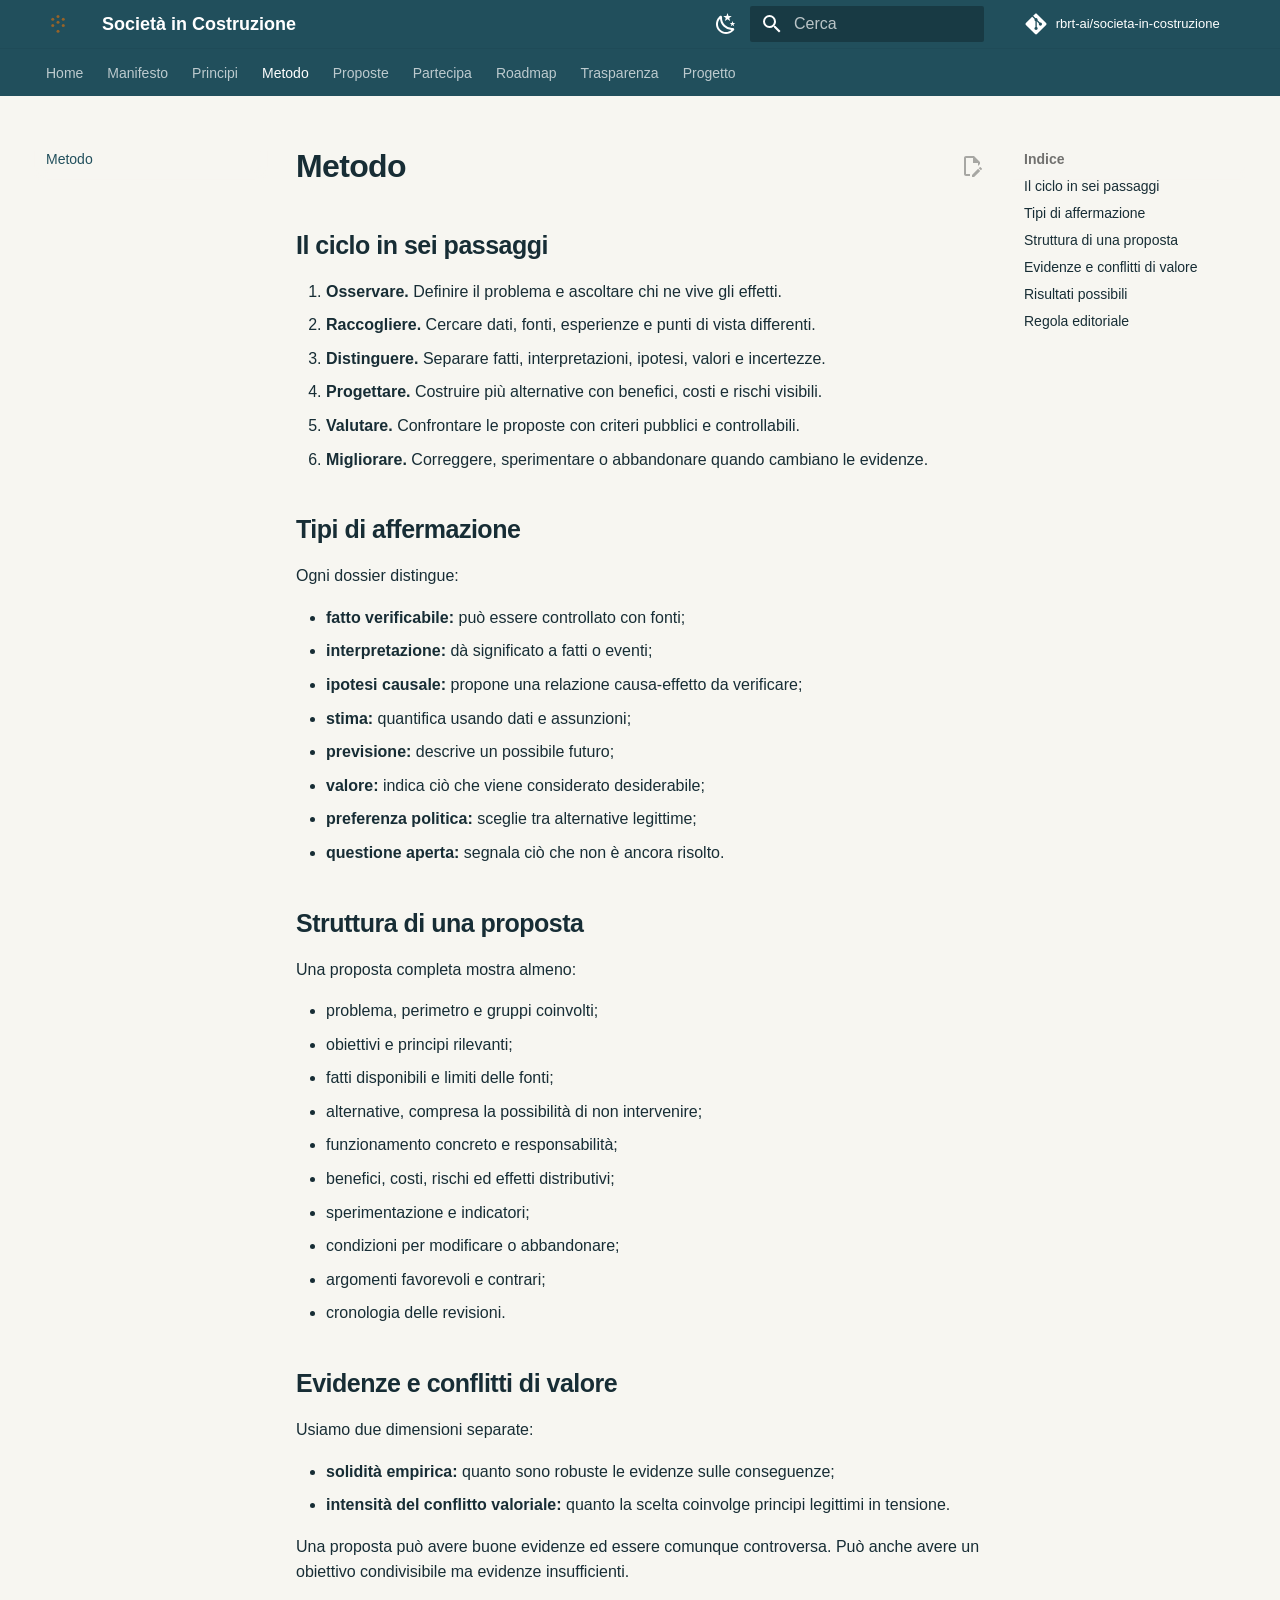
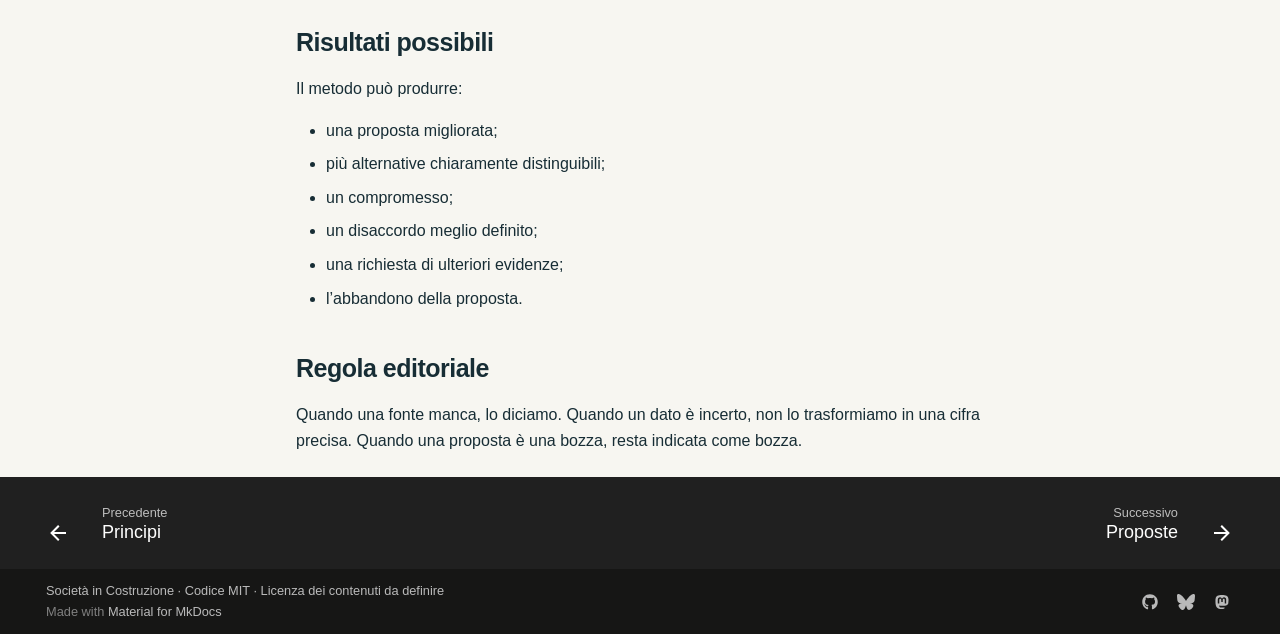
<file: metodo/index.html>
<!doctype html>
<html lang="it" class="no-js">
  <head>
    
      <meta charset="utf-8">
      <meta name="viewport" content="width=device-width,initial-scale=1">
      
        <meta name="description" content="Piattaforma collaborativa per progettare, valutare e migliorare proposte pubbliche.">
      
      
      
        <link rel="canonical" href="https://rbrt-ai.github.io/societa-in-costruzione/metodo/">
      
      
        <link rel="prev" href="../principi/">
      
      
        <link rel="next" href="../proposte/">
      
      
        
      
      
      <link rel="icon" href="../assets/favicon.svg">
      <meta name="generator" content="mkdocs-1.6.1, mkdocs-material-9.7.7">
    
    
      
        <title>Metodo - Società in Costruzione</title>
      
    
    
      <link rel="stylesheet" href="../assets/stylesheets/main.ec1eaa64.min.css">
      
        
        <link rel="stylesheet" href="../assets/stylesheets/palette.ab4e12ef.min.css">
      
      


    
    
      
    
    
      
    
    
      <link rel="stylesheet" href="../stylesheets/extra.css">
    
    <script>__md_scope=new URL("..",location),__md_hash=e=>[...e].reduce(((e,_)=>(e<<5)-e+_.charCodeAt(0)),0),__md_get=(e,_=localStorage,t=__md_scope)=>JSON.parse(_.getItem(t.pathname+"."+e)),__md_set=(e,_,t=localStorage,a=__md_scope)=>{try{t.setItem(a.pathname+"."+e,JSON.stringify(_))}catch(e){}}</script>
    
      

    
    
  </head>
  
  
    
    
      
    
    
    
    
    <body dir="ltr" data-md-color-scheme="default" data-md-color-primary="teal" data-md-color-accent="amber">
  
    
    <input class="md-toggle" data-md-toggle="drawer" type="checkbox" id="__drawer" autocomplete="off">
    <input class="md-toggle" data-md-toggle="search" type="checkbox" id="__search" autocomplete="off">
    <label class="md-overlay" for="__drawer"></label>
    <div data-md-component="skip">
      
        
        <a href="#metodo" class="md-skip">
          Vai al contenuto
        </a>
      
    </div>
    <div data-md-component="announce">
      
    </div>
    
    
      

<header class="md-header" data-md-component="header">
  <nav class="md-header__inner md-grid" aria-label="Intestazione">
    <a href=".." title="Società in Costruzione" class="md-header__button md-logo" aria-label="Società in Costruzione" data-md-component="logo">
      
  <img src="../assets/logo.svg" alt="logo">

    </a>
    <label class="md-header__button md-icon" for="__drawer">
      
      <svg xmlns="http://www.w3.org/2000/svg" viewBox="0 0 24 24"><path d="M3 6h18v2H3zm0 5h18v2H3zm0 5h18v2H3z"/></svg>
    </label>
    <div class="md-header__title" data-md-component="header-title">
      <div class="md-header__ellipsis">
        <div class="md-header__topic">
          <span class="md-ellipsis">
            Società in Costruzione
          </span>
        </div>
        <div class="md-header__topic" data-md-component="header-topic">
          <span class="md-ellipsis">
            
              Metodo
            
          </span>
        </div>
      </div>
    </div>
    
      
        <form class="md-header__option" data-md-component="palette">
  
    
    
    
    <input class="md-option" data-md-color-media="(prefers-color-scheme: light)" data-md-color-scheme="default" data-md-color-primary="teal" data-md-color-accent="amber"  aria-label="Usa il tema scuro"  type="radio" name="__palette" id="__palette_0">
    
      <label class="md-header__button md-icon" title="Usa il tema scuro" for="__palette_1" hidden>
        <svg xmlns="http://www.w3.org/2000/svg" viewBox="0 0 24 24"><path d="m17.75 4.09-2.53 1.94.91 3.06-2.63-1.81-2.63 1.81.91-3.06-2.53-1.94L12.44 4l1.06-3 1.06 3zm3.5 6.91-1.64 1.25.59 1.98-1.7-1.17-1.7 1.17.59-1.98L15.75 11l2.06-.05L18.5 9l.69 1.95zm-2.28 4.95c.83-.08 1.72 1.1 1.19 1.85-.32.45-.66.87-1.08 1.27C15.17 23 8.84 23 4.94 19.07c-3.91-3.9-3.91-10.24 0-14.14.4-.4.82-.76 1.27-1.08.75-.53 1.93.36 1.85 1.19-.27 2.86.69 5.83 2.89 8.02a9.96 9.96 0 0 0 8.02 2.89m-1.64 2.02a12.08 12.08 0 0 1-7.8-3.47c-2.17-2.19-3.33-5-3.49-7.82-2.81 3.14-2.7 7.96.31 10.98 3.02 3.01 7.84 3.12 10.98.31"/></svg>
      </label>
    
  
    
    
    
    <input class="md-option" data-md-color-media="(prefers-color-scheme: dark)" data-md-color-scheme="slate" data-md-color-primary="teal" data-md-color-accent="amber"  aria-label="Usa il tema chiaro"  type="radio" name="__palette" id="__palette_1">
    
      <label class="md-header__button md-icon" title="Usa il tema chiaro" for="__palette_0" hidden>
        <svg xmlns="http://www.w3.org/2000/svg" viewBox="0 0 24 24"><path d="M12 7a5 5 0 0 1 5 5 5 5 0 0 1-5 5 5 5 0 0 1-5-5 5 5 0 0 1 5-5m0 2a3 3 0 0 0-3 3 3 3 0 0 0 3 3 3 3 0 0 0 3-3 3 3 0 0 0-3-3m0-7 2.39 3.42C13.65 5.15 12.84 5 12 5s-1.65.15-2.39.42zM3.34 7l4.16-.35A7.2 7.2 0 0 0 5.94 8.5c-.44.74-.69 1.5-.83 2.29zm.02 10 1.76-3.77a7.131 7.131 0 0 0 2.38 4.14zM20.65 7l-1.77 3.79a7.02 7.02 0 0 0-2.38-4.15zm-.01 10-4.14.36c.59-.51 1.12-1.14 1.54-1.86.42-.73.69-1.5.83-2.29zM12 22l-2.41-3.44c.74.27 1.55.44 2.41.44.82 0 1.63-.17 2.37-.44z"/></svg>
      </label>
    
  
</form>
      
    
    
      <script>var palette=__md_get("__palette");if(palette&&palette.color){if("(prefers-color-scheme)"===palette.color.media){var media=matchMedia("(prefers-color-scheme: light)"),input=document.querySelector(media.matches?"[data-md-color-media='(prefers-color-scheme: light)']":"[data-md-color-media='(prefers-color-scheme: dark)']");palette.color.media=input.getAttribute("data-md-color-media"),palette.color.scheme=input.getAttribute("data-md-color-scheme"),palette.color.primary=input.getAttribute("data-md-color-primary"),palette.color.accent=input.getAttribute("data-md-color-accent")}for(var[key,value]of Object.entries(palette.color))document.body.setAttribute("data-md-color-"+key,value)}</script>
    
    
    
      
      
        <label class="md-header__button md-icon" for="__search">
          
          <svg xmlns="http://www.w3.org/2000/svg" viewBox="0 0 24 24"><path d="M9.5 3A6.5 6.5 0 0 1 16 9.5c0 1.61-.59 3.09-1.56 4.23l.27.27h.79l5 5-1.5 1.5-5-5v-.79l-.27-.27A6.52 6.52 0 0 1 9.5 16 6.5 6.5 0 0 1 3 9.5 6.5 6.5 0 0 1 9.5 3m0 2C7 5 5 7 5 9.5S7 14 9.5 14 14 12 14 9.5 12 5 9.5 5"/></svg>
        </label>
        <div class="md-search" data-md-component="search" role="dialog">
  <label class="md-search__overlay" for="__search"></label>
  <div class="md-search__inner" role="search">
    <form class="md-search__form" name="search">
      <input type="text" class="md-search__input" name="query" aria-label="Cerca" placeholder="Cerca" autocapitalize="off" autocorrect="off" autocomplete="off" spellcheck="false" data-md-component="search-query" required>
      <label class="md-search__icon md-icon" for="__search">
        
        <svg xmlns="http://www.w3.org/2000/svg" viewBox="0 0 24 24"><path d="M9.5 3A6.5 6.5 0 0 1 16 9.5c0 1.61-.59 3.09-1.56 4.23l.27.27h.79l5 5-1.5 1.5-5-5v-.79l-.27-.27A6.52 6.52 0 0 1 9.5 16 6.5 6.5 0 0 1 3 9.5 6.5 6.5 0 0 1 9.5 3m0 2C7 5 5 7 5 9.5S7 14 9.5 14 14 12 14 9.5 12 5 9.5 5"/></svg>
        
        <svg xmlns="http://www.w3.org/2000/svg" viewBox="0 0 24 24"><path d="M20 11v2H8l5.5 5.5-1.42 1.42L4.16 12l7.92-7.92L13.5 5.5 8 11z"/></svg>
      </label>
      <nav class="md-search__options" aria-label="Cerca">
        
          <a href="javascript:void(0)" class="md-search__icon md-icon" title="Condividi" aria-label="Condividi" data-clipboard data-clipboard-text="" data-md-component="search-share" tabindex="-1">
            
            <svg xmlns="http://www.w3.org/2000/svg" viewBox="0 0 24 24"><path d="M18 16.08c-.76 0-1.44.3-1.96.77L8.91 12.7c.05-.23.09-.46.09-.7s-.04-.47-.09-.7l7.05-4.11c.54.5 1.25.81 2.04.81a3 3 0 0 0 3-3 3 3 0 0 0-3-3 3 3 0 0 0-3 3c0 .24.04.47.09.7L8.04 9.81C7.5 9.31 6.79 9 6 9a3 3 0 0 0-3 3 3 3 0 0 0 3 3c.79 0 1.5-.31 2.04-.81l7.12 4.15c-.05.21-.08.43-.08.66 0 1.61 1.31 2.91 2.92 2.91s2.92-1.3 2.92-2.91A2.92 2.92 0 0 0 18 16.08"/></svg>
          </a>
        
        <button type="reset" class="md-search__icon md-icon" title="Cancella" aria-label="Cancella" tabindex="-1">
          
          <svg xmlns="http://www.w3.org/2000/svg" viewBox="0 0 24 24"><path d="M19 6.41 17.59 5 12 10.59 6.41 5 5 6.41 10.59 12 5 17.59 6.41 19 12 13.41 17.59 19 19 17.59 13.41 12z"/></svg>
        </button>
      </nav>
      
    </form>
    <div class="md-search__output">
      <div class="md-search__scrollwrap" tabindex="0" data-md-scrollfix>
        <div class="md-search-result" data-md-component="search-result">
          <div class="md-search-result__meta">
            Inizializza la ricerca
          </div>
          <ol class="md-search-result__list" role="presentation"></ol>
        </div>
      </div>
    </div>
  </div>
</div>
      
    
    
      <div class="md-header__source">
        <a href="https://github.com/rbrt-ai/societa-in-costruzione" title="Apri repository" class="md-source" data-md-component="source">
  <div class="md-source__icon md-icon">
    
    <svg xmlns="http://www.w3.org/2000/svg" viewBox="0 0 448 512"><!--! Font Awesome Free 7.1.0 by @fontawesome - https://fontawesome.com License - https://fontawesome.com/license/free (Icons: CC BY 4.0, Fonts: SIL OFL 1.1, Code: MIT License) Copyright 2025 Fonticons, Inc.--><path d="M439.6 236.1 244 40.5c-5.4-5.5-12.8-8.5-20.4-8.5s-15 3-20.4 8.4L162.5 81l51.5 51.5c27.1-9.1 52.7 16.8 43.4 43.7l49.7 49.7c34.2-11.8 61.2 31 35.5 56.7-26.5 26.5-70.2-2.9-56-37.3L240.3 199v121.9c25.3 12.5 22.3 41.8 9.1 55-6.4 6.4-15.2 10.1-24.3 10.1s-17.8-3.6-24.3-10.1c-17.6-17.6-11.1-46.9 11.2-56v-123c-20.8-8.5-24.6-30.7-18.6-45L142.6 101 8.5 235.1C3 240.6 0 247.9 0 255.5s3 15 8.5 20.4l195.6 195.7c5.4 5.4 12.7 8.4 20.4 8.4s15-3 20.4-8.4l194.7-194.7c5.4-5.4 8.4-12.8 8.4-20.4s-3-15-8.4-20.4"/></svg>
  </div>
  <div class="md-source__repository">
    rbrt-ai/societa-in-costruzione
  </div>
</a>
      </div>
    
  </nav>
  
</header>
    
    <div class="md-container" data-md-component="container">
      
      
        
          
            
<nav class="md-tabs" aria-label="Tabs" data-md-component="tabs">
  <div class="md-grid">
    <ul class="md-tabs__list">
      
        
  
  
  
  
    <li class="md-tabs__item">
      <a href=".." class="md-tabs__link">
        
  
  
    
  
  Home

      </a>
    </li>
  

      
        
  
  
  
  
    <li class="md-tabs__item">
      <a href="../manifesto/" class="md-tabs__link">
        
  
  
    
  
  Manifesto

      </a>
    </li>
  

      
        
  
  
  
  
    <li class="md-tabs__item">
      <a href="../principi/" class="md-tabs__link">
        
  
  
    
  
  Principi

      </a>
    </li>
  

      
        
  
  
  
    
  
  
    <li class="md-tabs__item md-tabs__item--active">
      <a href="./" class="md-tabs__link">
        
  
  
    
  
  Metodo

      </a>
    </li>
  

      
        
  
  
  
  
    
    
      <li class="md-tabs__item">
        <a href="../proposte/" class="md-tabs__link">
          
  
  
    
  
  Proposte

        </a>
      </li>
    
  

      
        
  
  
  
  
    <li class="md-tabs__item">
      <a href="../partecipa/" class="md-tabs__link">
        
  
  
    
  
  Partecipa

      </a>
    </li>
  

      
        
  
  
  
  
    <li class="md-tabs__item">
      <a href="../roadmap/" class="md-tabs__link">
        
  
  
    
  
  Roadmap

      </a>
    </li>
  

      
        
  
  
  
  
    <li class="md-tabs__item">
      <a href="../trasparenza/" class="md-tabs__link">
        
  
  
    
  
  Trasparenza

      </a>
    </li>
  

      
        
  
  
  
  
    
    
      <li class="md-tabs__item">
        <a href="../naming/" class="md-tabs__link">
          
  
  
    
  
  Progetto

        </a>
      </li>
    
  

      
    </ul>
  </div>
</nav>
          
        
      
      <main class="md-main" data-md-component="main">
        <div class="md-main__inner md-grid">
          
            
              
              <div class="md-sidebar md-sidebar--primary" data-md-component="sidebar" data-md-type="navigation" >
                <div class="md-sidebar__scrollwrap">
                  <div class="md-sidebar__inner">
                    


  


<nav class="md-nav md-nav--primary md-nav--lifted" aria-label="Navigazione" data-md-level="0">
  <label class="md-nav__title" for="__drawer">
    <a href=".." title="Società in Costruzione" class="md-nav__button md-logo" aria-label="Società in Costruzione" data-md-component="logo">
      
  <img src="../assets/logo.svg" alt="logo">

    </a>
    Società in Costruzione
  </label>
  
    <div class="md-nav__source">
      <a href="https://github.com/rbrt-ai/societa-in-costruzione" title="Apri repository" class="md-source" data-md-component="source">
  <div class="md-source__icon md-icon">
    
    <svg xmlns="http://www.w3.org/2000/svg" viewBox="0 0 448 512"><!--! Font Awesome Free 7.1.0 by @fontawesome - https://fontawesome.com License - https://fontawesome.com/license/free (Icons: CC BY 4.0, Fonts: SIL OFL 1.1, Code: MIT License) Copyright 2025 Fonticons, Inc.--><path d="M439.6 236.1 244 40.5c-5.4-5.5-12.8-8.5-20.4-8.5s-15 3-20.4 8.4L162.5 81l51.5 51.5c27.1-9.1 52.7 16.8 43.4 43.7l49.7 49.7c34.2-11.8 61.2 31 35.5 56.7-26.5 26.5-70.2-2.9-56-37.3L240.3 199v121.9c25.3 12.5 22.3 41.8 9.1 55-6.4 6.4-15.2 10.1-24.3 10.1s-17.8-3.6-24.3-10.1c-17.6-17.6-11.1-46.9 11.2-56v-123c-20.8-8.5-24.6-30.7-18.6-45L142.6 101 8.5 235.1C3 240.6 0 247.9 0 255.5s3 15 8.5 20.4l195.6 195.7c5.4 5.4 12.7 8.4 20.4 8.4s15-3 20.4-8.4l194.7-194.7c5.4-5.4 8.4-12.8 8.4-20.4s-3-15-8.4-20.4"/></svg>
  </div>
  <div class="md-source__repository">
    rbrt-ai/societa-in-costruzione
  </div>
</a>
    </div>
  
  <ul class="md-nav__list" data-md-scrollfix>
    
      
      
  
  
  
  
    <li class="md-nav__item">
      <a href=".." class="md-nav__link">
        
  
  
  <span class="md-ellipsis">
    
  
    Home
  

    
  </span>
  
  

      </a>
    </li>
  

    
      
      
  
  
  
  
    <li class="md-nav__item">
      <a href="../manifesto/" class="md-nav__link">
        
  
  
  <span class="md-ellipsis">
    
  
    Manifesto
  

    
  </span>
  
  

      </a>
    </li>
  

    
      
      
  
  
  
  
    <li class="md-nav__item">
      <a href="../principi/" class="md-nav__link">
        
  
  
  <span class="md-ellipsis">
    
  
    Principi
  

    
  </span>
  
  

      </a>
    </li>
  

    
      
      
  
  
    
  
  
  
    <li class="md-nav__item md-nav__item--active">
      
      <input class="md-nav__toggle md-toggle" type="checkbox" id="__toc">
      
      
        
      
      
        <label class="md-nav__link md-nav__link--active" for="__toc">
          
  
  
  <span class="md-ellipsis">
    
  
    Metodo
  

    
  </span>
  
  

          <span class="md-nav__icon md-icon"></span>
        </label>
      
      <a href="./" class="md-nav__link md-nav__link--active">
        
  
  
  <span class="md-ellipsis">
    
  
    Metodo
  

    
  </span>
  
  

      </a>
      
        

<nav class="md-nav md-nav--secondary" aria-label="Indice">
  
  
  
    
  
  
    <label class="md-nav__title" for="__toc">
      <span class="md-nav__icon md-icon"></span>
      Indice
    </label>
    <ul class="md-nav__list" data-md-component="toc" data-md-scrollfix>
      
        <li class="md-nav__item">
  <a href="#il-ciclo-in-sei-passaggi" class="md-nav__link">
    <span class="md-ellipsis">
      
        Il ciclo in sei passaggi
      
    </span>
  </a>
  
</li>
      
        <li class="md-nav__item">
  <a href="#tipi-di-affermazione" class="md-nav__link">
    <span class="md-ellipsis">
      
        Tipi di affermazione
      
    </span>
  </a>
  
</li>
      
        <li class="md-nav__item">
  <a href="#struttura-di-una-proposta" class="md-nav__link">
    <span class="md-ellipsis">
      
        Struttura di una proposta
      
    </span>
  </a>
  
</li>
      
        <li class="md-nav__item">
  <a href="#evidenze-e-conflitti-di-valore" class="md-nav__link">
    <span class="md-ellipsis">
      
        Evidenze e conflitti di valore
      
    </span>
  </a>
  
</li>
      
        <li class="md-nav__item">
  <a href="#risultati-possibili" class="md-nav__link">
    <span class="md-ellipsis">
      
        Risultati possibili
      
    </span>
  </a>
  
</li>
      
        <li class="md-nav__item">
  <a href="#regola-editoriale" class="md-nav__link">
    <span class="md-ellipsis">
      
        Regola editoriale
      
    </span>
  </a>
  
</li>
      
    </ul>
  
</nav>
      
    </li>
  

    
      
      
  
  
  
  
    
    
      
        
          
        
      
        
      
        
      
        
      
    
    
    
      
      
        
      
    
    
    <li class="md-nav__item md-nav__item--nested">
      
        
        
        <input class="md-nav__toggle md-toggle " type="checkbox" id="__nav_5" >
        
          
          <div class="md-nav__link md-nav__container">
            <a href="../proposte/" class="md-nav__link ">
              
  
  
  <span class="md-ellipsis">
    
  
    Proposte
  

    
  </span>
  
  

            </a>
            
              
              <label class="md-nav__link " for="__nav_5" id="__nav_5_label" tabindex="0">
                <span class="md-nav__icon md-icon"></span>
              </label>
            
          </div>
        
        <nav class="md-nav" data-md-level="1" aria-labelledby="__nav_5_label" aria-expanded="false">
          <label class="md-nav__title" for="__nav_5">
            <span class="md-nav__icon md-icon"></span>
            
  
    Proposte
  

          </label>
          <ul class="md-nav__list" data-md-scrollfix>
            
              
            
              
                
  
  
  
  
    <li class="md-nav__item">
      <a href="../proposte/salute-mentale-territoriale/" class="md-nav__link">
        
  
  
  <span class="md-ellipsis">
    
  
    Benessere psicologico
  

    
  </span>
  
  

      </a>
    </li>
  

              
            
              
                
  
  
  
  
    <li class="md-nav__item">
      <a href="../proposte/apprendimento-permanente/" class="md-nav__link">
        
  
  
  <span class="md-ellipsis">
    
  
    Apprendimento permanente
  

    
  </span>
  
  

      </a>
    </li>
  

              
            
              
                
  
  
  
  
    <li class="md-nav__item">
      <a href="../proposte/template/" class="md-nav__link">
        
  
  
  <span class="md-ellipsis">
    
  
    Template
  

    
  </span>
  
  

      </a>
    </li>
  

              
            
          </ul>
        </nav>
      
    </li>
  

    
      
      
  
  
  
  
    <li class="md-nav__item">
      <a href="../partecipa/" class="md-nav__link">
        
  
  
  <span class="md-ellipsis">
    
  
    Partecipa
  

    
  </span>
  
  

      </a>
    </li>
  

    
      
      
  
  
  
  
    <li class="md-nav__item">
      <a href="../roadmap/" class="md-nav__link">
        
  
  
  <span class="md-ellipsis">
    
  
    Roadmap
  

    
  </span>
  
  

      </a>
    </li>
  

    
      
      
  
  
  
  
    <li class="md-nav__item">
      <a href="../trasparenza/" class="md-nav__link">
        
  
  
  <span class="md-ellipsis">
    
  
    Trasparenza
  

    
  </span>
  
  

      </a>
    </li>
  

    
      
      
  
  
  
  
    
    
      
        
      
        
      
        
      
    
    
    
      
      
        
      
    
    
    <li class="md-nav__item md-nav__item--nested">
      
        
        
        <input class="md-nav__toggle md-toggle " type="checkbox" id="__nav_9" >
        
          
          <label class="md-nav__link" for="__nav_9" id="__nav_9_label" tabindex="0">
            
  
  
  <span class="md-ellipsis">
    
  
    Progetto
  

    
  </span>
  
  

            <span class="md-nav__icon md-icon"></span>
          </label>
        
        <nav class="md-nav" data-md-level="1" aria-labelledby="__nav_9_label" aria-expanded="false">
          <label class="md-nav__title" for="__nav_9">
            <span class="md-nav__icon md-icon"></span>
            
  
    Progetto
  

          </label>
          <ul class="md-nav__list" data-md-scrollfix>
            
              
                
  
  
  
  
    <li class="md-nav__item">
      <a href="../naming/" class="md-nav__link">
        
  
  
  <span class="md-ellipsis">
    
  
    Identità
  

    
  </span>
  
  

      </a>
    </li>
  

              
            
              
                
  
  
  
  
    <li class="md-nav__item">
      <a href="../comunicazione/identita-social/" class="md-nav__link">
        
  
  
  <span class="md-ellipsis">
    
  
    Identità social
  

    
  </span>
  
  

      </a>
    </li>
  

              
            
              
                
  
  
  
  
    <li class="md-nav__item">
      <a href="../usability-test/" class="md-nav__link">
        
  
  
  <span class="md-ellipsis">
    
  
    Test di comprensibilità
  

    
  </span>
  
  

      </a>
    </li>
  

              
            
          </ul>
        </nav>
      
    </li>
  

    
  </ul>
</nav>
                  </div>
                </div>
              </div>
            
            
              
              <div class="md-sidebar md-sidebar--secondary" data-md-component="sidebar" data-md-type="toc" >
                <div class="md-sidebar__scrollwrap">
                  <div class="md-sidebar__inner">
                    

<nav class="md-nav md-nav--secondary" aria-label="Indice">
  
  
  
    
  
  
    <label class="md-nav__title" for="__toc">
      <span class="md-nav__icon md-icon"></span>
      Indice
    </label>
    <ul class="md-nav__list" data-md-component="toc" data-md-scrollfix>
      
        <li class="md-nav__item">
  <a href="#il-ciclo-in-sei-passaggi" class="md-nav__link">
    <span class="md-ellipsis">
      
        Il ciclo in sei passaggi
      
    </span>
  </a>
  
</li>
      
        <li class="md-nav__item">
  <a href="#tipi-di-affermazione" class="md-nav__link">
    <span class="md-ellipsis">
      
        Tipi di affermazione
      
    </span>
  </a>
  
</li>
      
        <li class="md-nav__item">
  <a href="#struttura-di-una-proposta" class="md-nav__link">
    <span class="md-ellipsis">
      
        Struttura di una proposta
      
    </span>
  </a>
  
</li>
      
        <li class="md-nav__item">
  <a href="#evidenze-e-conflitti-di-valore" class="md-nav__link">
    <span class="md-ellipsis">
      
        Evidenze e conflitti di valore
      
    </span>
  </a>
  
</li>
      
        <li class="md-nav__item">
  <a href="#risultati-possibili" class="md-nav__link">
    <span class="md-ellipsis">
      
        Risultati possibili
      
    </span>
  </a>
  
</li>
      
        <li class="md-nav__item">
  <a href="#regola-editoriale" class="md-nav__link">
    <span class="md-ellipsis">
      
        Regola editoriale
      
    </span>
  </a>
  
</li>
      
    </ul>
  
</nav>
                  </div>
                </div>
              </div>
            
          
          
            <div class="md-content" data-md-component="content">
              
              <article class="md-content__inner md-typeset">
                
                  


  
    <a href="https://github.com/rbrt-ai/societa-in-costruzione/edit/main/docs/metodo.md" title="Modifica" class="md-content__button md-icon" rel="edit">
      
      <svg xmlns="http://www.w3.org/2000/svg" viewBox="0 0 24 24"><path d="M10 20H6V4h7v5h5v3.1l2-2V8l-6-6H6c-1.1 0-2 .9-2 2v16c0 1.1.9 2 2 2h4zm10.2-7c.1 0 .3.1.4.2l1.3 1.3c.2.2.2.6 0 .8l-1 1-2.1-2.1 1-1c.1-.1.2-.2.4-.2m0 3.9L14.1 23H12v-2.1l6.1-6.1z"/></svg>
    </a>
  
  


<h1 id="metodo">Metodo</h1>
<h2 id="il-ciclo-in-sei-passaggi">Il ciclo in sei passaggi</h2>
<ol>
<li><strong>Osservare.</strong> Definire il problema e ascoltare chi ne vive gli effetti.</li>
<li><strong>Raccogliere.</strong> Cercare dati, fonti, esperienze e punti di vista differenti.</li>
<li><strong>Distinguere.</strong> Separare fatti, interpretazioni, ipotesi, valori e incertezze.</li>
<li><strong>Progettare.</strong> Costruire più alternative con benefici, costi e rischi visibili.</li>
<li><strong>Valutare.</strong> Confrontare le proposte con criteri pubblici e controllabili.</li>
<li><strong>Migliorare.</strong> Correggere, sperimentare o abbandonare quando cambiano le evidenze.</li>
</ol>
<h2 id="tipi-di-affermazione">Tipi di affermazione</h2>
<p>Ogni dossier distingue:</p>
<ul>
<li><strong>fatto verificabile:</strong> può essere controllato con fonti;</li>
<li><strong>interpretazione:</strong> dà significato a fatti o eventi;</li>
<li><strong>ipotesi causale:</strong> propone una relazione causa-effetto da verificare;</li>
<li><strong>stima:</strong> quantifica usando dati e assunzioni;</li>
<li><strong>previsione:</strong> descrive un possibile futuro;</li>
<li><strong>valore:</strong> indica ciò che viene considerato desiderabile;</li>
<li><strong>preferenza politica:</strong> sceglie tra alternative legittime;</li>
<li><strong>questione aperta:</strong> segnala ciò che non è ancora risolto.</li>
</ul>
<h2 id="struttura-di-una-proposta">Struttura di una proposta</h2>
<p>Una proposta completa mostra almeno:</p>
<ul>
<li>problema, perimetro e gruppi coinvolti;</li>
<li>obiettivi e principi rilevanti;</li>
<li>fatti disponibili e limiti delle fonti;</li>
<li>alternative, compresa la possibilità di non intervenire;</li>
<li>funzionamento concreto e responsabilità;</li>
<li>benefici, costi, rischi ed effetti distributivi;</li>
<li>sperimentazione e indicatori;</li>
<li>condizioni per modificare o abbandonare;</li>
<li>argomenti favorevoli e contrari;</li>
<li>cronologia delle revisioni.</li>
</ul>
<h2 id="evidenze-e-conflitti-di-valore">Evidenze e conflitti di valore</h2>
<p>Usiamo due dimensioni separate:</p>
<ul>
<li><strong>solidità empirica:</strong> quanto sono robuste le evidenze sulle conseguenze;</li>
<li><strong>intensità del conflitto valoriale:</strong> quanto la scelta coinvolge principi legittimi in tensione.</li>
</ul>
<p>Una proposta può avere buone evidenze ed essere comunque controversa. Può anche avere un obiettivo
condivisibile ma evidenze insufficienti.</p>
<h2 id="risultati-possibili">Risultati possibili</h2>
<p>Il metodo può produrre:</p>
<ul>
<li>una proposta migliorata;</li>
<li>più alternative chiaramente distinguibili;</li>
<li>un compromesso;</li>
<li>un disaccordo meglio definito;</li>
<li>una richiesta di ulteriori evidenze;</li>
<li>l’abbandono della proposta.</li>
</ul>
<h2 id="regola-editoriale">Regola editoriale</h2>
<p>Quando una fonte manca, lo diciamo. Quando un dato è incerto, non lo trasformiamo in una cifra
precisa. Quando una proposta è una bozza, resta indicata come bozza.</p>












                
              </article>
            </div>
          
          
<script>var target=document.getElementById(location.hash.slice(1));target&&target.name&&(target.checked=target.name.startsWith("__tabbed_"))</script>
        </div>
        
          <button type="button" class="md-top md-icon" data-md-component="top" hidden>
  
  <svg xmlns="http://www.w3.org/2000/svg" viewBox="0 0 24 24"><path d="M13 20h-2V8l-5.5 5.5-1.42-1.42L12 4.16l7.92 7.92-1.42 1.42L13 8z"/></svg>
  Torna su
</button>
        
      </main>
      
        <footer class="md-footer">
  
    
      
      <nav class="md-footer__inner md-grid" aria-label="Piede" >
        
          
          <a href="../principi/" class="md-footer__link md-footer__link--prev" aria-label="Precedente: Principi">
            <div class="md-footer__button md-icon">
              
              <svg xmlns="http://www.w3.org/2000/svg" viewBox="0 0 24 24"><path d="M20 11v2H8l5.5 5.5-1.42 1.42L4.16 12l7.92-7.92L13.5 5.5 8 11z"/></svg>
            </div>
            <div class="md-footer__title">
              <span class="md-footer__direction">
                Precedente
              </span>
              <div class="md-ellipsis">
                Principi
              </div>
            </div>
          </a>
        
        
          
          <a href="../proposte/" class="md-footer__link md-footer__link--next" aria-label="Successivo: Proposte">
            <div class="md-footer__title">
              <span class="md-footer__direction">
                Successivo
              </span>
              <div class="md-ellipsis">
                Proposte
              </div>
            </div>
            <div class="md-footer__button md-icon">
              
              <svg xmlns="http://www.w3.org/2000/svg" viewBox="0 0 24 24"><path d="M4 11v2h12l-5.5 5.5 1.42 1.42L19.84 12l-7.92-7.92L10.5 5.5 16 11z"/></svg>
            </div>
          </a>
        
      </nav>
    
  
  <div class="md-footer-meta md-typeset">
    <div class="md-footer-meta__inner md-grid">
      <div class="md-copyright">
  
    <div class="md-copyright__highlight">
      Società in Costruzione · Codice MIT · Licenza dei contenuti da definire
    </div>
  
  
    Made with
    <a href="https://squidfunk.github.io/mkdocs-material/" target="_blank" rel="noopener">
      Material for MkDocs
    </a>
  
</div>
      
        
<div class="md-social">
  
    
    
    
    
    <a href="https://github.com/rbrt-ai/societa-in-costruzione" target="_blank" rel="noopener" title="Repository GitHub" class="md-social__link">
      <svg xmlns="http://www.w3.org/2000/svg" viewBox="0 0 512 512"><!--! Font Awesome Free 7.1.0 by @fontawesome - https://fontawesome.com License - https://fontawesome.com/license/free (Icons: CC BY 4.0, Fonts: SIL OFL 1.1, Code: MIT License) Copyright 2025 Fonticons, Inc.--><path d="M173.9 397.4c0 2-2.3 3.6-5.2 3.6-3.3.3-5.6-1.3-5.6-3.6 0-2 2.3-3.6 5.2-3.6 3-.3 5.6 1.3 5.6 3.6m-31.1-4.5c-.7 2 1.3 4.3 4.3 4.9 2.6 1 5.6 0 6.2-2s-1.3-4.3-4.3-5.2c-2.6-.7-5.5.3-6.2 2.3m44.2-1.7c-2.9.7-4.9 2.6-4.6 4.9.3 2 2.9 3.3 5.9 2.6 2.9-.7 4.9-2.6 4.6-4.6-.3-1.9-3-3.2-5.9-2.9M252.8 8C114.1 8 8 113.3 8 252c0 110.9 69.8 205.8 169.5 239.2 12.8 2.3 17.3-5.6 17.3-12.1 0-6.2-.3-40.4-.3-61.4 0 0-70 15-84.7-29.8 0 0-11.4-29.1-27.8-36.6 0 0-22.9-15.7 1.6-15.4 0 0 24.9 2 38.6 25.8 21.9 38.6 58.6 27.5 72.9 20.9 2.3-16 8.8-27.1 16-33.7-55.9-6.2-112.3-14.3-112.3-110.5 0-27.5 7.6-41.3 23.6-58.9-2.6-6.5-11.1-33.3 2.6-67.9 20.9-6.5 69 27 69 27 20-5.6 41.5-8.5 62.8-8.5s42.8 2.9 62.8 8.5c0 0 48.1-33.6 69-27 13.7 34.7 5.2 61.4 2.6 67.9 16 17.7 25.8 31.5 25.8 58.9 0 96.5-58.9 104.2-114.8 110.5 9.2 7.9 17 22.9 17 46.4 0 33.7-.3 75.4-.3 83.6 0 6.5 4.6 14.4 17.3 12.1C436.2 457.8 504 362.9 504 252 504 113.3 391.5 8 252.8 8M105.2 352.9c-1.3 1-1 3.3.7 5.2 1.6 1.6 3.9 2.3 5.2 1 1.3-1 1-3.3-.7-5.2-1.6-1.6-3.9-2.3-5.2-1m-10.8-8.1c-.7 1.3.3 2.9 2.3 3.9 1.6 1 3.6.7 4.3-.7.7-1.3-.3-2.9-2.3-3.9-2-.6-3.6-.3-4.3.7m32.4 35.6c-1.6 1.3-1 4.3 1.3 6.2 2.3 2.3 5.2 2.6 6.5 1 1.3-1.3.7-4.3-1.3-6.2-2.2-2.3-5.2-2.6-6.5-1m-11.4-14.7c-1.6 1-1.6 3.6 0 5.9s4.3 3.3 5.6 2.3c1.6-1.3 1.6-3.9 0-6.2-1.4-2.3-4-3.3-5.6-2"/></svg>
    </a>
  
    
    
    
    
    <a href="https://bsky.app/profile/societacostruzione.bsky.social" target="_blank" rel="noopener" title="Società in Costruzione su Bluesky" class="md-social__link">
      <svg xmlns="http://www.w3.org/2000/svg" viewBox="0 0 576 512"><!--! Font Awesome Free 7.1.0 by @fontawesome - https://fontawesome.com License - https://fontawesome.com/license/free (Icons: CC BY 4.0, Fonts: SIL OFL 1.1, Code: MIT License) Copyright 2025 Fonticons, Inc.--><path d="M407.8 294.7c-3.3-.4-6.7-.8-10-1.3 3.4.4 6.7.9 10 1.3M288 227.1c-26.1-50.7-97.1-145.2-163.1-191.8C61.6-9.4 37.5-1.7 21.6 5.5 3.3 13.8 0 41.9 0 58.4S9.1 194 15 213.9c19.5 65.7 89.1 87.9 153.2 80.7 3.3-.5 6.6-.9 10-1.4-3.3.5-6.6 1-10 1.4-93.9 14-177.3 48.2-67.9 169.9C220.6 589.1 265.1 437.8 288 361.1c22.9 76.7 49.2 222.5 185.6 103.4 102.4-103.4 28.1-156-65.8-169.9-3.3-.4-6.7-.8-10-1.3 3.4.4 6.7.9 10 1.3 64.1 7.1 133.6-15.1 153.2-80.7C566.9 194 576 75 576 58.4s-3.3-44.7-21.6-52.9c-15.8-7.1-40-14.9-103.2 29.8C385.1 81.9 314.1 176.4 288 227.1"/></svg>
    </a>
  
    
    
      
    
    
    
    <a href="https://mastodon.social/@societaideale" target="_blank" rel="noopener me" title="Società in Costruzione su Mastodon" class="md-social__link">
      <svg xmlns="http://www.w3.org/2000/svg" viewBox="0 0 448 512"><!--! Font Awesome Free 7.1.0 by @fontawesome - https://fontawesome.com License - https://fontawesome.com/license/free (Icons: CC BY 4.0, Fonts: SIL OFL 1.1, Code: MIT License) Copyright 2025 Fonticons, Inc.--><path d="M433 179.1c0-97.2-63.7-125.7-63.7-125.7-62.5-28.7-228.6-28.4-290.5 0 0 0-63.7 28.5-63.7 125.7 0 115.7-6.6 259.4 105.6 289.1 40.5 10.7 75.3 13 103.3 11.4 50.8-2.8 79.3-18.1 79.3-18.1l-1.7-36.9s-36.3 11.4-77.1 10.1c-40.4-1.4-83-4.4-89.6-54-.6-4.6-.9-9.3-.9-13.9 85.6 20.9 158.7 9.1 178.7 6.7 56.1-6.7 105-41.3 111.2-72.9 9.8-49.8 9-121.5 9-121.5zm-75.1 125.2h-46.6V190.1c0-49.7-64-51.6-64 6.9v62.5H201V197c0-58.5-64-56.6-64-6.9v114.2H90.3c0-122.1-5.2-147.9 18.4-175 25.9-28.9 79.8-30.8 103.8 6.1l11.6 19.5 11.6-19.5c24.1-37.1 78.1-34.8 103.8-6.1 23.7 27.3 18.4 53 18.4 175"/></svg>
    </a>
  
</div>
      
    </div>
  </div>
</footer>
      
    </div>
    <div class="md-dialog" data-md-component="dialog">
      <div class="md-dialog__inner md-typeset"></div>
    </div>
    
      <div class="md-progress" data-md-component="progress" role="progressbar"></div>
    
    
    
      
      
      <script id="__config" type="application/json">{"annotate": null, "base": "..", "features": ["navigation.tabs", "navigation.sections", "navigation.indexes", "navigation.footer", "navigation.instant", "navigation.instant.progress", "navigation.top", "toc.follow", "search.highlight", "search.share", "content.action.edit", "content.code.copy"], "search": "../assets/javascripts/workers/search.2c215733.min.js", "tags": null, "translations": {"clipboard.copied": "Copiato", "clipboard.copy": "Copia", "search.result.more.one": "1 altro in questa pagina", "search.result.more.other": "# altri in questa pagina", "search.result.none": "Nessun documento trovato", "search.result.one": "1 documento trovato", "search.result.other": "# documenti trovati", "search.result.placeholder": "Scrivi per iniziare a cercare", "search.result.term.missing": "Non presente", "select.version": "Seleziona la versione"}, "version": null}</script>
    
    
      <script src="../assets/javascripts/bundle.d7400e89.min.js"></script>
      
    
  </body>
</html>
</file>
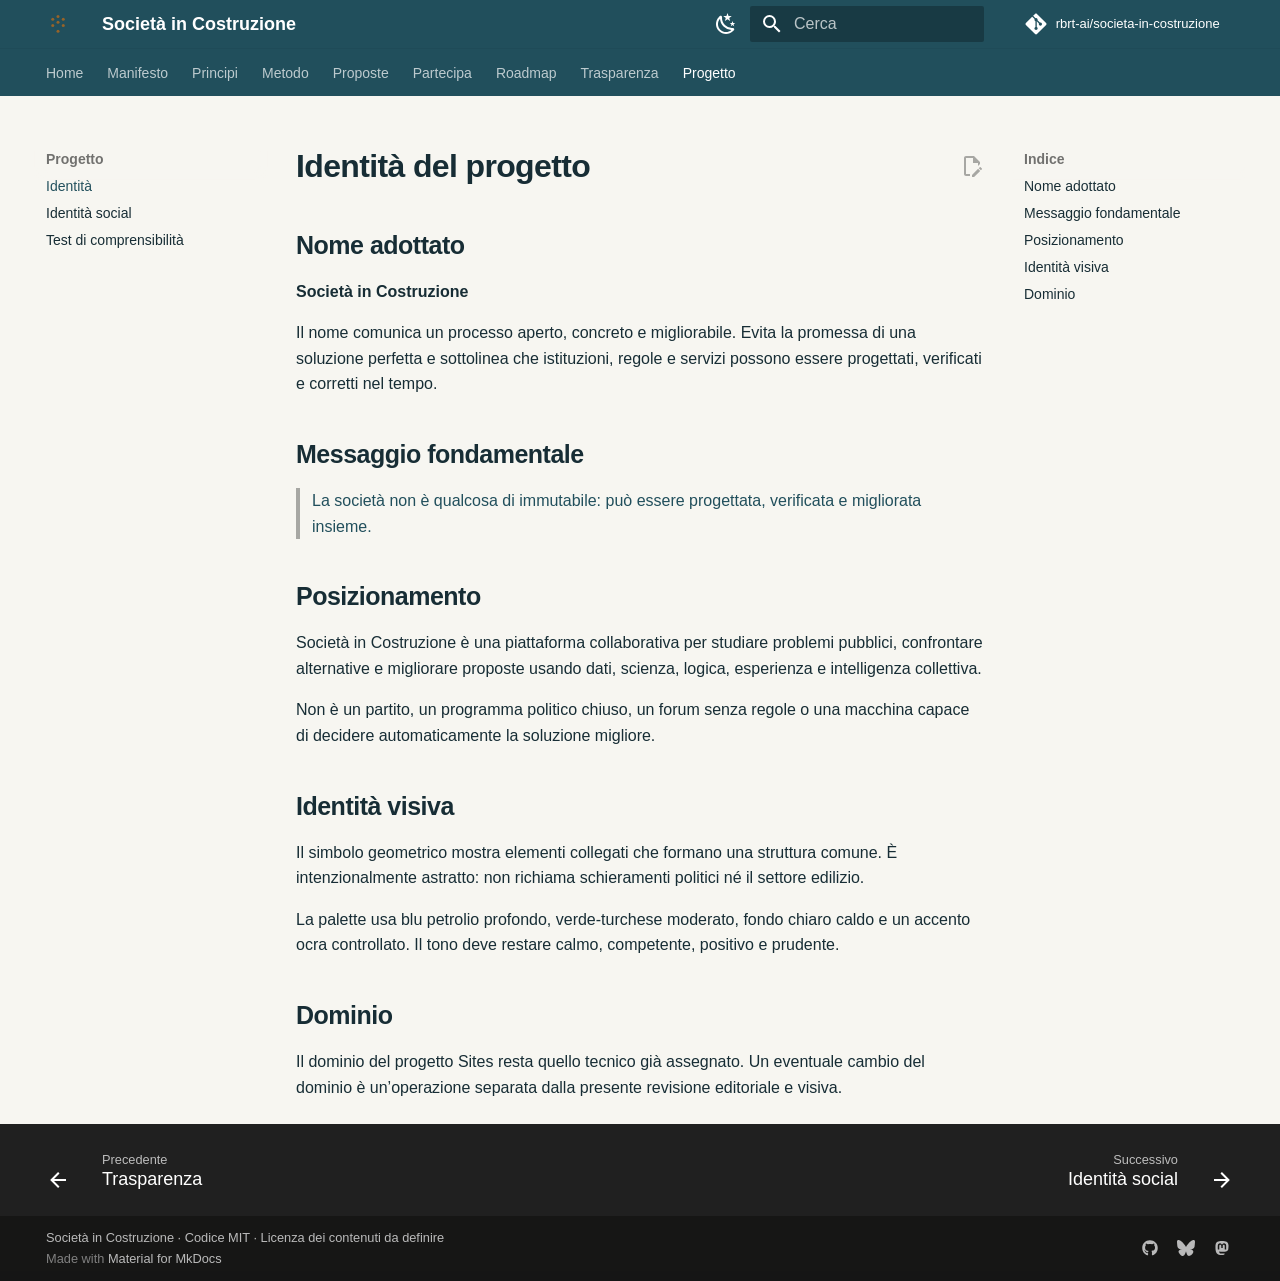
<file: naming/index.html>
<!doctype html>
<html lang="it" class="no-js">
  <head>
    
      <meta charset="utf-8">
      <meta name="viewport" content="width=device-width,initial-scale=1">
      
        <meta name="description" content="Piattaforma collaborativa per progettare, valutare e migliorare proposte pubbliche.">
      
      
      
        <link rel="canonical" href="https://rbrt-ai.github.io/societa-in-costruzione/naming/">
      
      
        <link rel="prev" href="../trasparenza/">
      
      
        <link rel="next" href="../comunicazione/identita-social/">
      
      
        
      
      
      <link rel="icon" href="../assets/favicon.svg">
      <meta name="generator" content="mkdocs-1.6.1, mkdocs-material-9.7.7">
    
    
      
        <title>Identità - Società in Costruzione</title>
      
    
    
      <link rel="stylesheet" href="../assets/stylesheets/main.ec1eaa64.min.css">
      
        
        <link rel="stylesheet" href="../assets/stylesheets/palette.ab4e12ef.min.css">
      
      


    
    
      
    
    
      
    
    
      <link rel="stylesheet" href="../stylesheets/extra.css">
    
    <script>__md_scope=new URL("..",location),__md_hash=e=>[...e].reduce(((e,_)=>(e<<5)-e+_.charCodeAt(0)),0),__md_get=(e,_=localStorage,t=__md_scope)=>JSON.parse(_.getItem(t.pathname+"."+e)),__md_set=(e,_,t=localStorage,a=__md_scope)=>{try{t.setItem(a.pathname+"."+e,JSON.stringify(_))}catch(e){}}</script>
    
      

    
    
  </head>
  
  
    
    
      
    
    
    
    
    <body dir="ltr" data-md-color-scheme="default" data-md-color-primary="teal" data-md-color-accent="amber">
  
    
    <input class="md-toggle" data-md-toggle="drawer" type="checkbox" id="__drawer" autocomplete="off">
    <input class="md-toggle" data-md-toggle="search" type="checkbox" id="__search" autocomplete="off">
    <label class="md-overlay" for="__drawer"></label>
    <div data-md-component="skip">
      
        
        <a href="#identita-del-progetto" class="md-skip">
          Vai al contenuto
        </a>
      
    </div>
    <div data-md-component="announce">
      
    </div>
    
    
      

<header class="md-header" data-md-component="header">
  <nav class="md-header__inner md-grid" aria-label="Intestazione">
    <a href=".." title="Società in Costruzione" class="md-header__button md-logo" aria-label="Società in Costruzione" data-md-component="logo">
      
  <img src="../assets/logo.svg" alt="logo">

    </a>
    <label class="md-header__button md-icon" for="__drawer">
      
      <svg xmlns="http://www.w3.org/2000/svg" viewBox="0 0 24 24"><path d="M3 6h18v2H3zm0 5h18v2H3zm0 5h18v2H3z"/></svg>
    </label>
    <div class="md-header__title" data-md-component="header-title">
      <div class="md-header__ellipsis">
        <div class="md-header__topic">
          <span class="md-ellipsis">
            Società in Costruzione
          </span>
        </div>
        <div class="md-header__topic" data-md-component="header-topic">
          <span class="md-ellipsis">
            
              Identità
            
          </span>
        </div>
      </div>
    </div>
    
      
        <form class="md-header__option" data-md-component="palette">
  
    
    
    
    <input class="md-option" data-md-color-media="(prefers-color-scheme: light)" data-md-color-scheme="default" data-md-color-primary="teal" data-md-color-accent="amber"  aria-label="Usa il tema scuro"  type="radio" name="__palette" id="__palette_0">
    
      <label class="md-header__button md-icon" title="Usa il tema scuro" for="__palette_1" hidden>
        <svg xmlns="http://www.w3.org/2000/svg" viewBox="0 0 24 24"><path d="m17.75 4.09-2.53 1.94.91 3.06-2.63-1.81-2.63 1.81.91-3.06-2.53-1.94L12.44 4l1.06-3 1.06 3zm3.5 6.91-1.64 1.25.59 1.98-1.7-1.17-1.7 1.17.59-1.98L15.75 11l2.06-.05L18.5 9l.69 1.95zm-2.28 4.95c.83-.08 1.72 1.1 1.19 1.85-.32.45-.66.87-1.08 1.27C15.17 23 8.84 23 4.94 19.07c-3.91-3.9-3.91-10.24 0-14.14.4-.4.82-.76 1.27-1.08.75-.53 1.93.36 1.85 1.19-.27 2.86.69 5.83 2.89 8.02a9.96 9.96 0 0 0 8.02 2.89m-1.64 2.02a12.08 12.08 0 0 1-7.8-3.47c-2.17-2.19-3.33-5-3.49-7.82-2.81 3.14-2.7 7.96.31 10.98 3.02 3.01 7.84 3.12 10.98.31"/></svg>
      </label>
    
  
    
    
    
    <input class="md-option" data-md-color-media="(prefers-color-scheme: dark)" data-md-color-scheme="slate" data-md-color-primary="teal" data-md-color-accent="amber"  aria-label="Usa il tema chiaro"  type="radio" name="__palette" id="__palette_1">
    
      <label class="md-header__button md-icon" title="Usa il tema chiaro" for="__palette_0" hidden>
        <svg xmlns="http://www.w3.org/2000/svg" viewBox="0 0 24 24"><path d="M12 7a5 5 0 0 1 5 5 5 5 0 0 1-5 5 5 5 0 0 1-5-5 5 5 0 0 1 5-5m0 2a3 3 0 0 0-3 3 3 3 0 0 0 3 3 3 3 0 0 0 3-3 3 3 0 0 0-3-3m0-7 2.39 3.42C13.65 5.15 12.84 5 12 5s-1.65.15-2.39.42zM3.34 7l4.16-.35A7.2 7.2 0 0 0 5.94 8.5c-.44.74-.69 1.5-.83 2.29zm.02 10 1.76-3.77a7.131 7.131 0 0 0 2.38 4.14zM20.65 7l-1.77 3.79a7.02 7.02 0 0 0-2.38-4.15zm-.01 10-4.14.36c.59-.51 1.12-1.14 1.54-1.86.42-.73.69-1.5.83-2.29zM12 22l-2.41-3.44c.74.27 1.55.44 2.41.44.82 0 1.63-.17 2.37-.44z"/></svg>
      </label>
    
  
</form>
      
    
    
      <script>var palette=__md_get("__palette");if(palette&&palette.color){if("(prefers-color-scheme)"===palette.color.media){var media=matchMedia("(prefers-color-scheme: light)"),input=document.querySelector(media.matches?"[data-md-color-media='(prefers-color-scheme: light)']":"[data-md-color-media='(prefers-color-scheme: dark)']");palette.color.media=input.getAttribute("data-md-color-media"),palette.color.scheme=input.getAttribute("data-md-color-scheme"),palette.color.primary=input.getAttribute("data-md-color-primary"),palette.color.accent=input.getAttribute("data-md-color-accent")}for(var[key,value]of Object.entries(palette.color))document.body.setAttribute("data-md-color-"+key,value)}</script>
    
    
    
      
      
        <label class="md-header__button md-icon" for="__search">
          
          <svg xmlns="http://www.w3.org/2000/svg" viewBox="0 0 24 24"><path d="M9.5 3A6.5 6.5 0 0 1 16 9.5c0 1.61-.59 3.09-1.56 4.23l.27.27h.79l5 5-1.5 1.5-5-5v-.79l-.27-.27A6.52 6.52 0 0 1 9.5 16 6.5 6.5 0 0 1 3 9.5 6.5 6.5 0 0 1 9.5 3m0 2C7 5 5 7 5 9.5S7 14 9.5 14 14 12 14 9.5 12 5 9.5 5"/></svg>
        </label>
        <div class="md-search" data-md-component="search" role="dialog">
  <label class="md-search__overlay" for="__search"></label>
  <div class="md-search__inner" role="search">
    <form class="md-search__form" name="search">
      <input type="text" class="md-search__input" name="query" aria-label="Cerca" placeholder="Cerca" autocapitalize="off" autocorrect="off" autocomplete="off" spellcheck="false" data-md-component="search-query" required>
      <label class="md-search__icon md-icon" for="__search">
        
        <svg xmlns="http://www.w3.org/2000/svg" viewBox="0 0 24 24"><path d="M9.5 3A6.5 6.5 0 0 1 16 9.5c0 1.61-.59 3.09-1.56 4.23l.27.27h.79l5 5-1.5 1.5-5-5v-.79l-.27-.27A6.52 6.52 0 0 1 9.5 16 6.5 6.5 0 0 1 3 9.5 6.5 6.5 0 0 1 9.5 3m0 2C7 5 5 7 5 9.5S7 14 9.5 14 14 12 14 9.5 12 5 9.5 5"/></svg>
        
        <svg xmlns="http://www.w3.org/2000/svg" viewBox="0 0 24 24"><path d="M20 11v2H8l5.5 5.5-1.42 1.42L4.16 12l7.92-7.92L13.5 5.5 8 11z"/></svg>
      </label>
      <nav class="md-search__options" aria-label="Cerca">
        
          <a href="javascript:void(0)" class="md-search__icon md-icon" title="Condividi" aria-label="Condividi" data-clipboard data-clipboard-text="" data-md-component="search-share" tabindex="-1">
            
            <svg xmlns="http://www.w3.org/2000/svg" viewBox="0 0 24 24"><path d="M18 16.08c-.76 0-1.44.3-1.96.77L8.91 12.7c.05-.23.09-.46.09-.7s-.04-.47-.09-.7l7.05-4.11c.54.5 1.25.81 2.04.81a3 3 0 0 0 3-3 3 3 0 0 0-3-3 3 3 0 0 0-3 3c0 .24.04.47.09.7L8.04 9.81C7.5 9.31 6.79 9 6 9a3 3 0 0 0-3 3 3 3 0 0 0 3 3c.79 0 1.5-.31 2.04-.81l7.12 4.15c-.05.21-.08.43-.08.66 0 1.61 1.31 2.91 2.92 2.91s2.92-1.3 2.92-2.91A2.92 2.92 0 0 0 18 16.08"/></svg>
          </a>
        
        <button type="reset" class="md-search__icon md-icon" title="Cancella" aria-label="Cancella" tabindex="-1">
          
          <svg xmlns="http://www.w3.org/2000/svg" viewBox="0 0 24 24"><path d="M19 6.41 17.59 5 12 10.59 6.41 5 5 6.41 10.59 12 5 17.59 6.41 19 12 13.41 17.59 19 19 17.59 13.41 12z"/></svg>
        </button>
      </nav>
      
    </form>
    <div class="md-search__output">
      <div class="md-search__scrollwrap" tabindex="0" data-md-scrollfix>
        <div class="md-search-result" data-md-component="search-result">
          <div class="md-search-result__meta">
            Inizializza la ricerca
          </div>
          <ol class="md-search-result__list" role="presentation"></ol>
        </div>
      </div>
    </div>
  </div>
</div>
      
    
    
      <div class="md-header__source">
        <a href="https://github.com/rbrt-ai/societa-in-costruzione" title="Apri repository" class="md-source" data-md-component="source">
  <div class="md-source__icon md-icon">
    
    <svg xmlns="http://www.w3.org/2000/svg" viewBox="0 0 448 512"><!--! Font Awesome Free 7.1.0 by @fontawesome - https://fontawesome.com License - https://fontawesome.com/license/free (Icons: CC BY 4.0, Fonts: SIL OFL 1.1, Code: MIT License) Copyright 2025 Fonticons, Inc.--><path d="M439.6 236.1 244 40.5c-5.4-5.5-12.8-8.5-20.4-8.5s-15 3-20.4 8.4L162.5 81l51.5 51.5c27.1-9.1 52.7 16.8 43.4 43.7l49.7 49.7c34.2-11.8 61.2 31 35.5 56.7-26.5 26.5-70.2-2.9-56-37.3L240.3 199v121.9c25.3 12.5 22.3 41.8 9.1 55-6.4 6.4-15.2 10.1-24.3 10.1s-17.8-3.6-24.3-10.1c-17.6-17.6-11.1-46.9 11.2-56v-123c-20.8-8.5-24.6-30.7-18.6-45L142.6 101 8.5 235.1C3 240.6 0 247.9 0 255.5s3 15 8.5 20.4l195.6 195.7c5.4 5.4 12.7 8.4 20.4 8.4s15-3 20.4-8.4l194.7-194.7c5.4-5.4 8.4-12.8 8.4-20.4s-3-15-8.4-20.4"/></svg>
  </div>
  <div class="md-source__repository">
    rbrt-ai/societa-in-costruzione
  </div>
</a>
      </div>
    
  </nav>
  
</header>
    
    <div class="md-container" data-md-component="container">
      
      
        
          
            
<nav class="md-tabs" aria-label="Tabs" data-md-component="tabs">
  <div class="md-grid">
    <ul class="md-tabs__list">
      
        
  
  
  
  
    <li class="md-tabs__item">
      <a href=".." class="md-tabs__link">
        
  
  
    
  
  Home

      </a>
    </li>
  

      
        
  
  
  
  
    <li class="md-tabs__item">
      <a href="../manifesto/" class="md-tabs__link">
        
  
  
    
  
  Manifesto

      </a>
    </li>
  

      
        
  
  
  
  
    <li class="md-tabs__item">
      <a href="../principi/" class="md-tabs__link">
        
  
  
    
  
  Principi

      </a>
    </li>
  

      
        
  
  
  
  
    <li class="md-tabs__item">
      <a href="../metodo/" class="md-tabs__link">
        
  
  
    
  
  Metodo

      </a>
    </li>
  

      
        
  
  
  
  
    
    
      <li class="md-tabs__item">
        <a href="../proposte/" class="md-tabs__link">
          
  
  
    
  
  Proposte

        </a>
      </li>
    
  

      
        
  
  
  
  
    <li class="md-tabs__item">
      <a href="../partecipa/" class="md-tabs__link">
        
  
  
    
  
  Partecipa

      </a>
    </li>
  

      
        
  
  
  
  
    <li class="md-tabs__item">
      <a href="../roadmap/" class="md-tabs__link">
        
  
  
    
  
  Roadmap

      </a>
    </li>
  

      
        
  
  
  
  
    <li class="md-tabs__item">
      <a href="../trasparenza/" class="md-tabs__link">
        
  
  
    
  
  Trasparenza

      </a>
    </li>
  

      
        
  
  
  
    
  
  
    
    
      <li class="md-tabs__item md-tabs__item--active">
        <a href="./" class="md-tabs__link">
          
  
  
    
  
  Progetto

        </a>
      </li>
    
  

      
    </ul>
  </div>
</nav>
          
        
      
      <main class="md-main" data-md-component="main">
        <div class="md-main__inner md-grid">
          
            
              
              <div class="md-sidebar md-sidebar--primary" data-md-component="sidebar" data-md-type="navigation" >
                <div class="md-sidebar__scrollwrap">
                  <div class="md-sidebar__inner">
                    


  


<nav class="md-nav md-nav--primary md-nav--lifted" aria-label="Navigazione" data-md-level="0">
  <label class="md-nav__title" for="__drawer">
    <a href=".." title="Società in Costruzione" class="md-nav__button md-logo" aria-label="Società in Costruzione" data-md-component="logo">
      
  <img src="../assets/logo.svg" alt="logo">

    </a>
    Società in Costruzione
  </label>
  
    <div class="md-nav__source">
      <a href="https://github.com/rbrt-ai/societa-in-costruzione" title="Apri repository" class="md-source" data-md-component="source">
  <div class="md-source__icon md-icon">
    
    <svg xmlns="http://www.w3.org/2000/svg" viewBox="0 0 448 512"><!--! Font Awesome Free 7.1.0 by @fontawesome - https://fontawesome.com License - https://fontawesome.com/license/free (Icons: CC BY 4.0, Fonts: SIL OFL 1.1, Code: MIT License) Copyright 2025 Fonticons, Inc.--><path d="M439.6 236.1 244 40.5c-5.4-5.5-12.8-8.5-20.4-8.5s-15 3-20.4 8.4L162.5 81l51.5 51.5c27.1-9.1 52.7 16.8 43.4 43.7l49.7 49.7c34.2-11.8 61.2 31 35.5 56.7-26.5 26.5-70.2-2.9-56-37.3L240.3 199v121.9c25.3 12.5 22.3 41.8 9.1 55-6.4 6.4-15.2 10.1-24.3 10.1s-17.8-3.6-24.3-10.1c-17.6-17.6-11.1-46.9 11.2-56v-123c-20.8-8.5-24.6-30.7-18.6-45L142.6 101 8.5 235.1C3 240.6 0 247.9 0 255.5s3 15 8.5 20.4l195.6 195.7c5.4 5.4 12.7 8.4 20.4 8.4s15-3 20.4-8.4l194.7-194.7c5.4-5.4 8.4-12.8 8.4-20.4s-3-15-8.4-20.4"/></svg>
  </div>
  <div class="md-source__repository">
    rbrt-ai/societa-in-costruzione
  </div>
</a>
    </div>
  
  <ul class="md-nav__list" data-md-scrollfix>
    
      
      
  
  
  
  
    <li class="md-nav__item">
      <a href=".." class="md-nav__link">
        
  
  
  <span class="md-ellipsis">
    
  
    Home
  

    
  </span>
  
  

      </a>
    </li>
  

    
      
      
  
  
  
  
    <li class="md-nav__item">
      <a href="../manifesto/" class="md-nav__link">
        
  
  
  <span class="md-ellipsis">
    
  
    Manifesto
  

    
  </span>
  
  

      </a>
    </li>
  

    
      
      
  
  
  
  
    <li class="md-nav__item">
      <a href="../principi/" class="md-nav__link">
        
  
  
  <span class="md-ellipsis">
    
  
    Principi
  

    
  </span>
  
  

      </a>
    </li>
  

    
      
      
  
  
  
  
    <li class="md-nav__item">
      <a href="../metodo/" class="md-nav__link">
        
  
  
  <span class="md-ellipsis">
    
  
    Metodo
  

    
  </span>
  
  

      </a>
    </li>
  

    
      
      
  
  
  
  
    
    
      
        
          
        
      
        
      
        
      
        
      
    
    
    
      
      
        
      
    
    
    <li class="md-nav__item md-nav__item--nested">
      
        
        
        <input class="md-nav__toggle md-toggle " type="checkbox" id="__nav_5" >
        
          
          <div class="md-nav__link md-nav__container">
            <a href="../proposte/" class="md-nav__link ">
              
  
  
  <span class="md-ellipsis">
    
  
    Proposte
  

    
  </span>
  
  

            </a>
            
              
              <label class="md-nav__link " for="__nav_5" id="__nav_5_label" tabindex="0">
                <span class="md-nav__icon md-icon"></span>
              </label>
            
          </div>
        
        <nav class="md-nav" data-md-level="1" aria-labelledby="__nav_5_label" aria-expanded="false">
          <label class="md-nav__title" for="__nav_5">
            <span class="md-nav__icon md-icon"></span>
            
  
    Proposte
  

          </label>
          <ul class="md-nav__list" data-md-scrollfix>
            
              
            
              
                
  
  
  
  
    <li class="md-nav__item">
      <a href="../proposte/salute-mentale-territoriale/" class="md-nav__link">
        
  
  
  <span class="md-ellipsis">
    
  
    Benessere psicologico
  

    
  </span>
  
  

      </a>
    </li>
  

              
            
              
                
  
  
  
  
    <li class="md-nav__item">
      <a href="../proposte/apprendimento-permanente/" class="md-nav__link">
        
  
  
  <span class="md-ellipsis">
    
  
    Apprendimento permanente
  

    
  </span>
  
  

      </a>
    </li>
  

              
            
              
                
  
  
  
  
    <li class="md-nav__item">
      <a href="../proposte/template/" class="md-nav__link">
        
  
  
  <span class="md-ellipsis">
    
  
    Template
  

    
  </span>
  
  

      </a>
    </li>
  

              
            
          </ul>
        </nav>
      
    </li>
  

    
      
      
  
  
  
  
    <li class="md-nav__item">
      <a href="../partecipa/" class="md-nav__link">
        
  
  
  <span class="md-ellipsis">
    
  
    Partecipa
  

    
  </span>
  
  

      </a>
    </li>
  

    
      
      
  
  
  
  
    <li class="md-nav__item">
      <a href="../roadmap/" class="md-nav__link">
        
  
  
  <span class="md-ellipsis">
    
  
    Roadmap
  

    
  </span>
  
  

      </a>
    </li>
  

    
      
      
  
  
  
  
    <li class="md-nav__item">
      <a href="../trasparenza/" class="md-nav__link">
        
  
  
  <span class="md-ellipsis">
    
  
    Trasparenza
  

    
  </span>
  
  

      </a>
    </li>
  

    
      
      
  
  
    
  
  
  
    
    
      
        
      
        
      
        
      
    
    
    
      
        
        
      
      
        
      
    
    
    <li class="md-nav__item md-nav__item--active md-nav__item--section md-nav__item--nested">
      
        
        
        <input class="md-nav__toggle md-toggle " type="checkbox" id="__nav_9" checked>
        
          
          <label class="md-nav__link" for="__nav_9" id="__nav_9_label" tabindex="">
            
  
  
  <span class="md-ellipsis">
    
  
    Progetto
  

    
  </span>
  
  

            <span class="md-nav__icon md-icon"></span>
          </label>
        
        <nav class="md-nav" data-md-level="1" aria-labelledby="__nav_9_label" aria-expanded="true">
          <label class="md-nav__title" for="__nav_9">
            <span class="md-nav__icon md-icon"></span>
            
  
    Progetto
  

          </label>
          <ul class="md-nav__list" data-md-scrollfix>
            
              
                
  
  
    
  
  
  
    <li class="md-nav__item md-nav__item--active">
      
      <input class="md-nav__toggle md-toggle" type="checkbox" id="__toc">
      
      
        
      
      
        <label class="md-nav__link md-nav__link--active" for="__toc">
          
  
  
  <span class="md-ellipsis">
    
  
    Identità
  

    
  </span>
  
  

          <span class="md-nav__icon md-icon"></span>
        </label>
      
      <a href="./" class="md-nav__link md-nav__link--active">
        
  
  
  <span class="md-ellipsis">
    
  
    Identità
  

    
  </span>
  
  

      </a>
      
        

<nav class="md-nav md-nav--secondary" aria-label="Indice">
  
  
  
    
  
  
    <label class="md-nav__title" for="__toc">
      <span class="md-nav__icon md-icon"></span>
      Indice
    </label>
    <ul class="md-nav__list" data-md-component="toc" data-md-scrollfix>
      
        <li class="md-nav__item">
  <a href="#nome-adottato" class="md-nav__link">
    <span class="md-ellipsis">
      
        Nome adottato
      
    </span>
  </a>
  
</li>
      
        <li class="md-nav__item">
  <a href="#messaggio-fondamentale" class="md-nav__link">
    <span class="md-ellipsis">
      
        Messaggio fondamentale
      
    </span>
  </a>
  
</li>
      
        <li class="md-nav__item">
  <a href="#posizionamento" class="md-nav__link">
    <span class="md-ellipsis">
      
        Posizionamento
      
    </span>
  </a>
  
</li>
      
        <li class="md-nav__item">
  <a href="#identita-visiva" class="md-nav__link">
    <span class="md-ellipsis">
      
        Identità visiva
      
    </span>
  </a>
  
</li>
      
        <li class="md-nav__item">
  <a href="#dominio" class="md-nav__link">
    <span class="md-ellipsis">
      
        Dominio
      
    </span>
  </a>
  
</li>
      
    </ul>
  
</nav>
      
    </li>
  

              
            
              
                
  
  
  
  
    <li class="md-nav__item">
      <a href="../comunicazione/identita-social/" class="md-nav__link">
        
  
  
  <span class="md-ellipsis">
    
  
    Identità social
  

    
  </span>
  
  

      </a>
    </li>
  

              
            
              
                
  
  
  
  
    <li class="md-nav__item">
      <a href="../usability-test/" class="md-nav__link">
        
  
  
  <span class="md-ellipsis">
    
  
    Test di comprensibilità
  

    
  </span>
  
  

      </a>
    </li>
  

              
            
          </ul>
        </nav>
      
    </li>
  

    
  </ul>
</nav>
                  </div>
                </div>
              </div>
            
            
              
              <div class="md-sidebar md-sidebar--secondary" data-md-component="sidebar" data-md-type="toc" >
                <div class="md-sidebar__scrollwrap">
                  <div class="md-sidebar__inner">
                    

<nav class="md-nav md-nav--secondary" aria-label="Indice">
  
  
  
    
  
  
    <label class="md-nav__title" for="__toc">
      <span class="md-nav__icon md-icon"></span>
      Indice
    </label>
    <ul class="md-nav__list" data-md-component="toc" data-md-scrollfix>
      
        <li class="md-nav__item">
  <a href="#nome-adottato" class="md-nav__link">
    <span class="md-ellipsis">
      
        Nome adottato
      
    </span>
  </a>
  
</li>
      
        <li class="md-nav__item">
  <a href="#messaggio-fondamentale" class="md-nav__link">
    <span class="md-ellipsis">
      
        Messaggio fondamentale
      
    </span>
  </a>
  
</li>
      
        <li class="md-nav__item">
  <a href="#posizionamento" class="md-nav__link">
    <span class="md-ellipsis">
      
        Posizionamento
      
    </span>
  </a>
  
</li>
      
        <li class="md-nav__item">
  <a href="#identita-visiva" class="md-nav__link">
    <span class="md-ellipsis">
      
        Identità visiva
      
    </span>
  </a>
  
</li>
      
        <li class="md-nav__item">
  <a href="#dominio" class="md-nav__link">
    <span class="md-ellipsis">
      
        Dominio
      
    </span>
  </a>
  
</li>
      
    </ul>
  
</nav>
                  </div>
                </div>
              </div>
            
          
          
            <div class="md-content" data-md-component="content">
              
              <article class="md-content__inner md-typeset">
                
                  


  
    <a href="https://github.com/rbrt-ai/societa-in-costruzione/edit/main/docs/naming.md" title="Modifica" class="md-content__button md-icon" rel="edit">
      
      <svg xmlns="http://www.w3.org/2000/svg" viewBox="0 0 24 24"><path d="M10 20H6V4h7v5h5v3.1l2-2V8l-6-6H6c-1.1 0-2 .9-2 2v16c0 1.1.9 2 2 2h4zm10.2-7c.1 0 .3.1.4.2l1.3 1.3c.2.2.2.6 0 .8l-1 1-2.1-2.1 1-1c.1-.1.2-.2.4-.2m0 3.9L14.1 23H12v-2.1l6.1-6.1z"/></svg>
    </a>
  
  


<h1 id="identita-del-progetto">Identità del progetto</h1>
<h2 id="nome-adottato">Nome adottato</h2>
<p><strong>Società in Costruzione</strong></p>
<p>Il nome comunica un processo aperto, concreto e migliorabile. Evita la promessa di una soluzione
perfetta e sottolinea che istituzioni, regole e servizi possono essere progettati, verificati e
corretti nel tempo.</p>
<h2 id="messaggio-fondamentale">Messaggio fondamentale</h2>
<blockquote>
<p>La società non è qualcosa di immutabile: può essere progettata, verificata e migliorata insieme.</p>
</blockquote>
<h2 id="posizionamento">Posizionamento</h2>
<p>Società in Costruzione è una piattaforma collaborativa per studiare problemi pubblici, confrontare
alternative e migliorare proposte usando dati, scienza, logica, esperienza e intelligenza
collettiva.</p>
<p>Non è un partito, un programma politico chiuso, un forum senza regole o una macchina capace di
decidere automaticamente la soluzione migliore.</p>
<h2 id="identita-visiva">Identità visiva</h2>
<p>Il simbolo geometrico mostra elementi collegati che formano una struttura comune. È intenzionalmente
astratto: non richiama schieramenti politici né il settore edilizio.</p>
<p>La palette usa blu petrolio profondo, verde-turchese moderato, fondo chiaro caldo e un accento ocra
controllato. Il tono deve restare calmo, competente, positivo e prudente.</p>
<h2 id="dominio">Dominio</h2>
<p>Il dominio del progetto Sites resta quello tecnico già assegnato. Un eventuale cambio del dominio è
un’operazione separata dalla presente revisione editoriale e visiva.</p>












                
              </article>
            </div>
          
          
<script>var target=document.getElementById(location.hash.slice(1));target&&target.name&&(target.checked=target.name.startsWith("__tabbed_"))</script>
        </div>
        
          <button type="button" class="md-top md-icon" data-md-component="top" hidden>
  
  <svg xmlns="http://www.w3.org/2000/svg" viewBox="0 0 24 24"><path d="M13 20h-2V8l-5.5 5.5-1.42-1.42L12 4.16l7.92 7.92-1.42 1.42L13 8z"/></svg>
  Torna su
</button>
        
      </main>
      
        <footer class="md-footer">
  
    
      
      <nav class="md-footer__inner md-grid" aria-label="Piede" >
        
          
          <a href="../trasparenza/" class="md-footer__link md-footer__link--prev" aria-label="Precedente: Trasparenza">
            <div class="md-footer__button md-icon">
              
              <svg xmlns="http://www.w3.org/2000/svg" viewBox="0 0 24 24"><path d="M20 11v2H8l5.5 5.5-1.42 1.42L4.16 12l7.92-7.92L13.5 5.5 8 11z"/></svg>
            </div>
            <div class="md-footer__title">
              <span class="md-footer__direction">
                Precedente
              </span>
              <div class="md-ellipsis">
                Trasparenza
              </div>
            </div>
          </a>
        
        
          
          <a href="../comunicazione/identita-social/" class="md-footer__link md-footer__link--next" aria-label="Successivo: Identità social">
            <div class="md-footer__title">
              <span class="md-footer__direction">
                Successivo
              </span>
              <div class="md-ellipsis">
                Identità social
              </div>
            </div>
            <div class="md-footer__button md-icon">
              
              <svg xmlns="http://www.w3.org/2000/svg" viewBox="0 0 24 24"><path d="M4 11v2h12l-5.5 5.5 1.42 1.42L19.84 12l-7.92-7.92L10.5 5.5 16 11z"/></svg>
            </div>
          </a>
        
      </nav>
    
  
  <div class="md-footer-meta md-typeset">
    <div class="md-footer-meta__inner md-grid">
      <div class="md-copyright">
  
    <div class="md-copyright__highlight">
      Società in Costruzione · Codice MIT · Licenza dei contenuti da definire
    </div>
  
  
    Made with
    <a href="https://squidfunk.github.io/mkdocs-material/" target="_blank" rel="noopener">
      Material for MkDocs
    </a>
  
</div>
      
        
<div class="md-social">
  
    
    
    
    
    <a href="https://github.com/rbrt-ai/societa-in-costruzione" target="_blank" rel="noopener" title="Repository GitHub" class="md-social__link">
      <svg xmlns="http://www.w3.org/2000/svg" viewBox="0 0 512 512"><!--! Font Awesome Free 7.1.0 by @fontawesome - https://fontawesome.com License - https://fontawesome.com/license/free (Icons: CC BY 4.0, Fonts: SIL OFL 1.1, Code: MIT License) Copyright 2025 Fonticons, Inc.--><path d="M173.9 397.4c0 2-2.3 3.6-5.2 3.6-3.3.3-5.6-1.3-5.6-3.6 0-2 2.3-3.6 5.2-3.6 3-.3 5.6 1.3 5.6 3.6m-31.1-4.5c-.7 2 1.3 4.3 4.3 4.9 2.6 1 5.6 0 6.2-2s-1.3-4.3-4.3-5.2c-2.6-.7-5.5.3-6.2 2.3m44.2-1.7c-2.9.7-4.9 2.6-4.6 4.9.3 2 2.9 3.3 5.9 2.6 2.9-.7 4.9-2.6 4.6-4.6-.3-1.9-3-3.2-5.9-2.9M252.8 8C114.1 8 8 113.3 8 252c0 110.9 69.8 205.8 169.5 239.2 12.8 2.3 17.3-5.6 17.3-12.1 0-6.2-.3-40.4-.3-61.4 0 0-70 15-84.7-29.8 0 0-11.4-29.1-27.8-36.6 0 0-22.9-15.7 1.6-15.4 0 0 24.9 2 38.6 25.8 21.9 38.6 58.6 27.5 72.9 20.9 2.3-16 8.8-27.1 16-33.7-55.9-6.2-112.3-14.3-112.3-110.5 0-27.5 7.6-41.3 23.6-58.9-2.6-6.5-11.1-33.3 2.6-67.9 20.9-6.5 69 27 69 27 20-5.6 41.5-8.5 62.8-8.5s42.8 2.9 62.8 8.5c0 0 48.1-33.6 69-27 13.7 34.7 5.2 61.4 2.6 67.9 16 17.7 25.8 31.5 25.8 58.9 0 96.5-58.9 104.2-114.8 110.5 9.2 7.9 17 22.9 17 46.4 0 33.7-.3 75.4-.3 83.6 0 6.5 4.6 14.4 17.3 12.1C436.2 457.8 504 362.9 504 252 504 113.3 391.5 8 252.8 8M105.2 352.9c-1.3 1-1 3.3.7 5.2 1.6 1.6 3.9 2.3 5.2 1 1.3-1 1-3.3-.7-5.2-1.6-1.6-3.9-2.3-5.2-1m-10.8-8.1c-.7 1.3.3 2.9 2.3 3.9 1.6 1 3.6.7 4.3-.7.7-1.3-.3-2.9-2.3-3.9-2-.6-3.6-.3-4.3.7m32.4 35.6c-1.6 1.3-1 4.3 1.3 6.2 2.3 2.3 5.2 2.6 6.5 1 1.3-1.3.7-4.3-1.3-6.2-2.2-2.3-5.2-2.6-6.5-1m-11.4-14.7c-1.6 1-1.6 3.6 0 5.9s4.3 3.3 5.6 2.3c1.6-1.3 1.6-3.9 0-6.2-1.4-2.3-4-3.3-5.6-2"/></svg>
    </a>
  
    
    
    
    
    <a href="https://bsky.app/profile/societacostruzione.bsky.social" target="_blank" rel="noopener" title="Società in Costruzione su Bluesky" class="md-social__link">
      <svg xmlns="http://www.w3.org/2000/svg" viewBox="0 0 576 512"><!--! Font Awesome Free 7.1.0 by @fontawesome - https://fontawesome.com License - https://fontawesome.com/license/free (Icons: CC BY 4.0, Fonts: SIL OFL 1.1, Code: MIT License) Copyright 2025 Fonticons, Inc.--><path d="M407.8 294.7c-3.3-.4-6.7-.8-10-1.3 3.4.4 6.7.9 10 1.3M288 227.1c-26.1-50.7-97.1-145.2-163.1-191.8C61.6-9.4 37.5-1.7 21.6 5.5 3.3 13.8 0 41.9 0 58.4S9.1 194 15 213.9c19.5 65.7 89.1 87.9 153.2 80.7 3.3-.5 6.6-.9 10-1.4-3.3.5-6.6 1-10 1.4-93.9 14-177.3 48.2-67.9 169.9C220.6 589.1 265.1 437.8 288 361.1c22.9 76.7 49.2 222.5 185.6 103.4 102.4-103.4 28.1-156-65.8-169.9-3.3-.4-6.7-.8-10-1.3 3.4.4 6.7.9 10 1.3 64.1 7.1 133.6-15.1 153.2-80.7C566.9 194 576 75 576 58.4s-3.3-44.7-21.6-52.9c-15.8-7.1-40-14.9-103.2 29.8C385.1 81.9 314.1 176.4 288 227.1"/></svg>
    </a>
  
    
    
      
    
    
    
    <a href="https://mastodon.social/@societaideale" target="_blank" rel="noopener me" title="Società in Costruzione su Mastodon" class="md-social__link">
      <svg xmlns="http://www.w3.org/2000/svg" viewBox="0 0 448 512"><!--! Font Awesome Free 7.1.0 by @fontawesome - https://fontawesome.com License - https://fontawesome.com/license/free (Icons: CC BY 4.0, Fonts: SIL OFL 1.1, Code: MIT License) Copyright 2025 Fonticons, Inc.--><path d="M433 179.1c0-97.2-63.7-125.7-63.7-125.7-62.5-28.7-228.6-28.4-290.5 0 0 0-63.7 28.5-63.7 125.7 0 115.7-6.6 259.4 105.6 289.1 40.5 10.7 75.3 13 103.3 11.4 50.8-2.8 79.3-18.1 79.3-18.1l-1.7-36.9s-36.3 11.4-77.1 10.1c-40.4-1.4-83-4.4-89.6-54-.6-4.6-.9-9.3-.9-13.9 85.6 20.9 158.7 9.1 178.7 6.7 56.1-6.7 105-41.3 111.2-72.9 9.8-49.8 9-121.5 9-121.5zm-75.1 125.2h-46.6V190.1c0-49.7-64-51.6-64 6.9v62.5H201V197c0-58.5-64-56.6-64-6.9v114.2H90.3c0-122.1-5.2-147.9 18.4-175 25.9-28.9 79.8-30.8 103.8 6.1l11.6 19.5 11.6-19.5c24.1-37.1 78.1-34.8 103.8-6.1 23.7 27.3 18.4 53 18.4 175"/></svg>
    </a>
  
</div>
      
    </div>
  </div>
</footer>
      
    </div>
    <div class="md-dialog" data-md-component="dialog">
      <div class="md-dialog__inner md-typeset"></div>
    </div>
    
      <div class="md-progress" data-md-component="progress" role="progressbar"></div>
    
    
    
      
      
      <script id="__config" type="application/json">{"annotate": null, "base": "..", "features": ["navigation.tabs", "navigation.sections", "navigation.indexes", "navigation.footer", "navigation.instant", "navigation.instant.progress", "navigation.top", "toc.follow", "search.highlight", "search.share", "content.action.edit", "content.code.copy"], "search": "../assets/javascripts/workers/search.2c215733.min.js", "tags": null, "translations": {"clipboard.copied": "Copiato", "clipboard.copy": "Copia", "search.result.more.one": "1 altro in questa pagina", "search.result.more.other": "# altri in questa pagina", "search.result.none": "Nessun documento trovato", "search.result.one": "1 documento trovato", "search.result.other": "# documenti trovati", "search.result.placeholder": "Scrivi per iniziare a cercare", "search.result.term.missing": "Non presente", "select.version": "Seleziona la versione"}, "version": null}</script>
    
    
      <script src="../assets/javascripts/bundle.d7400e89.min.js"></script>
      
    
  </body>
</html>
</file>
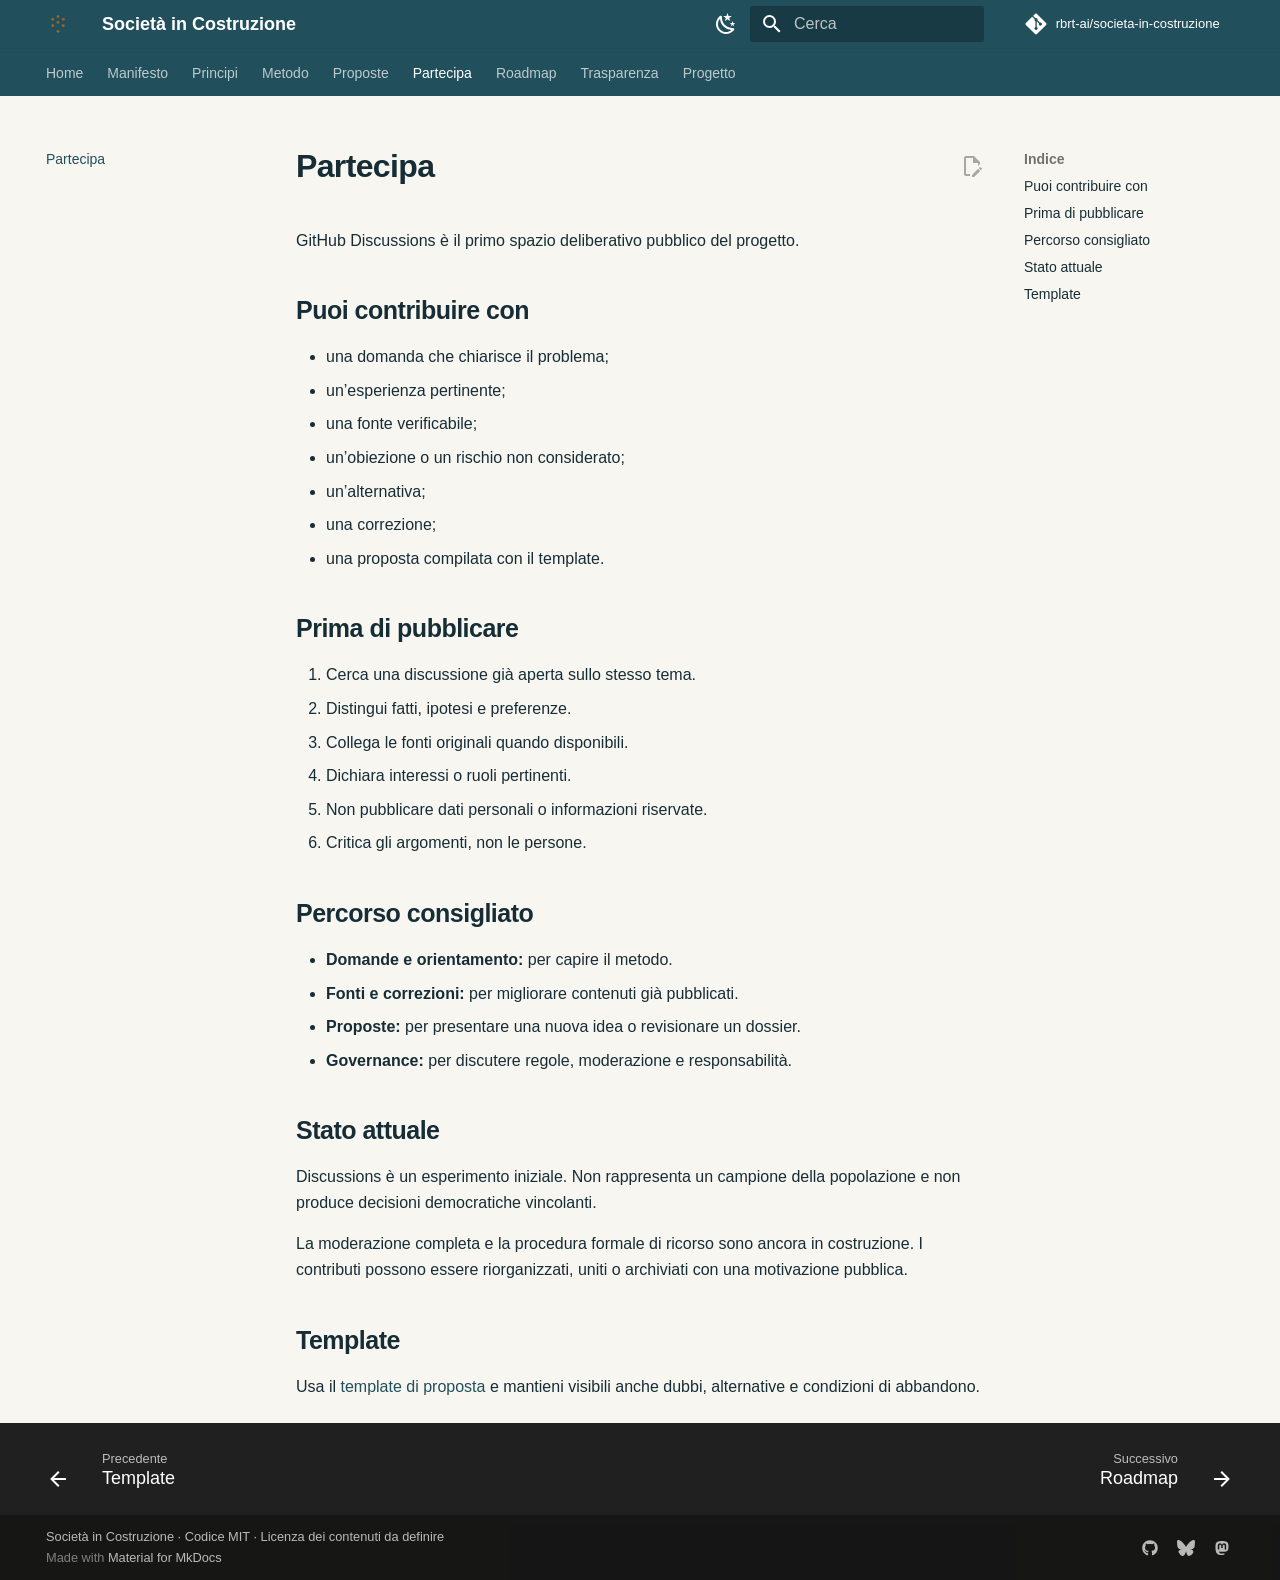
<file: partecipa/index.html>
<!doctype html>
<html lang="it" class="no-js">
  <head>
    
      <meta charset="utf-8">
      <meta name="viewport" content="width=device-width,initial-scale=1">
      
        <meta name="description" content="Piattaforma collaborativa per progettare, valutare e migliorare proposte pubbliche.">
      
      
      
        <link rel="canonical" href="https://rbrt-ai.github.io/societa-in-costruzione/partecipa/">
      
      
        <link rel="prev" href="../proposte/template/">
      
      
        <link rel="next" href="../roadmap/">
      
      
        
      
      
      <link rel="icon" href="../assets/favicon.svg">
      <meta name="generator" content="mkdocs-1.6.1, mkdocs-material-9.7.7">
    
    
      
        <title>Partecipa - Società in Costruzione</title>
      
    
    
      <link rel="stylesheet" href="../assets/stylesheets/main.ec1eaa64.min.css">
      
        
        <link rel="stylesheet" href="../assets/stylesheets/palette.ab4e12ef.min.css">
      
      


    
    
      
    
    
      
    
    
      <link rel="stylesheet" href="../stylesheets/extra.css">
    
    <script>__md_scope=new URL("..",location),__md_hash=e=>[...e].reduce(((e,_)=>(e<<5)-e+_.charCodeAt(0)),0),__md_get=(e,_=localStorage,t=__md_scope)=>JSON.parse(_.getItem(t.pathname+"."+e)),__md_set=(e,_,t=localStorage,a=__md_scope)=>{try{t.setItem(a.pathname+"."+e,JSON.stringify(_))}catch(e){}}</script>
    
      

    
    
  </head>
  
  
    
    
      
    
    
    
    
    <body dir="ltr" data-md-color-scheme="default" data-md-color-primary="teal" data-md-color-accent="amber">
  
    
    <input class="md-toggle" data-md-toggle="drawer" type="checkbox" id="__drawer" autocomplete="off">
    <input class="md-toggle" data-md-toggle="search" type="checkbox" id="__search" autocomplete="off">
    <label class="md-overlay" for="__drawer"></label>
    <div data-md-component="skip">
      
        
        <a href="#partecipa" class="md-skip">
          Vai al contenuto
        </a>
      
    </div>
    <div data-md-component="announce">
      
    </div>
    
    
      

<header class="md-header" data-md-component="header">
  <nav class="md-header__inner md-grid" aria-label="Intestazione">
    <a href=".." title="Società in Costruzione" class="md-header__button md-logo" aria-label="Società in Costruzione" data-md-component="logo">
      
  <img src="../assets/logo.svg" alt="logo">

    </a>
    <label class="md-header__button md-icon" for="__drawer">
      
      <svg xmlns="http://www.w3.org/2000/svg" viewBox="0 0 24 24"><path d="M3 6h18v2H3zm0 5h18v2H3zm0 5h18v2H3z"/></svg>
    </label>
    <div class="md-header__title" data-md-component="header-title">
      <div class="md-header__ellipsis">
        <div class="md-header__topic">
          <span class="md-ellipsis">
            Società in Costruzione
          </span>
        </div>
        <div class="md-header__topic" data-md-component="header-topic">
          <span class="md-ellipsis">
            
              Partecipa
            
          </span>
        </div>
      </div>
    </div>
    
      
        <form class="md-header__option" data-md-component="palette">
  
    
    
    
    <input class="md-option" data-md-color-media="(prefers-color-scheme: light)" data-md-color-scheme="default" data-md-color-primary="teal" data-md-color-accent="amber"  aria-label="Usa il tema scuro"  type="radio" name="__palette" id="__palette_0">
    
      <label class="md-header__button md-icon" title="Usa il tema scuro" for="__palette_1" hidden>
        <svg xmlns="http://www.w3.org/2000/svg" viewBox="0 0 24 24"><path d="m17.75 4.09-2.53 1.94.91 3.06-2.63-1.81-2.63 1.81.91-3.06-2.53-1.94L12.44 4l1.06-3 1.06 3zm3.5 6.91-1.64 1.25.59 1.98-1.7-1.17-1.7 1.17.59-1.98L15.75 11l2.06-.05L18.5 9l.69 1.95zm-2.28 4.95c.83-.08 1.72 1.1 1.19 1.85-.32.45-.66.87-1.08 1.27C15.17 23 8.84 23 4.94 19.07c-3.91-3.9-3.91-10.24 0-14.14.4-.4.82-.76 1.27-1.08.75-.53 1.93.36 1.85 1.19-.27 2.86.69 5.83 2.89 8.02a9.96 9.96 0 0 0 8.02 2.89m-1.64 2.02a12.08 12.08 0 0 1-7.8-3.47c-2.17-2.19-3.33-5-3.49-7.82-2.81 3.14-2.7 7.96.31 10.98 3.02 3.01 7.84 3.12 10.98.31"/></svg>
      </label>
    
  
    
    
    
    <input class="md-option" data-md-color-media="(prefers-color-scheme: dark)" data-md-color-scheme="slate" data-md-color-primary="teal" data-md-color-accent="amber"  aria-label="Usa il tema chiaro"  type="radio" name="__palette" id="__palette_1">
    
      <label class="md-header__button md-icon" title="Usa il tema chiaro" for="__palette_0" hidden>
        <svg xmlns="http://www.w3.org/2000/svg" viewBox="0 0 24 24"><path d="M12 7a5 5 0 0 1 5 5 5 5 0 0 1-5 5 5 5 0 0 1-5-5 5 5 0 0 1 5-5m0 2a3 3 0 0 0-3 3 3 3 0 0 0 3 3 3 3 0 0 0 3-3 3 3 0 0 0-3-3m0-7 2.39 3.42C13.65 5.15 12.84 5 12 5s-1.65.15-2.39.42zM3.34 7l4.16-.35A7.2 7.2 0 0 0 5.94 8.5c-.44.74-.69 1.5-.83 2.29zm.02 10 1.76-3.77a7.131 7.131 0 0 0 2.38 4.14zM20.65 7l-1.77 3.79a7.02 7.02 0 0 0-2.38-4.15zm-.01 10-4.14.36c.59-.51 1.12-1.14 1.54-1.86.42-.73.69-1.5.83-2.29zM12 22l-2.41-3.44c.74.27 1.55.44 2.41.44.82 0 1.63-.17 2.37-.44z"/></svg>
      </label>
    
  
</form>
      
    
    
      <script>var palette=__md_get("__palette");if(palette&&palette.color){if("(prefers-color-scheme)"===palette.color.media){var media=matchMedia("(prefers-color-scheme: light)"),input=document.querySelector(media.matches?"[data-md-color-media='(prefers-color-scheme: light)']":"[data-md-color-media='(prefers-color-scheme: dark)']");palette.color.media=input.getAttribute("data-md-color-media"),palette.color.scheme=input.getAttribute("data-md-color-scheme"),palette.color.primary=input.getAttribute("data-md-color-primary"),palette.color.accent=input.getAttribute("data-md-color-accent")}for(var[key,value]of Object.entries(palette.color))document.body.setAttribute("data-md-color-"+key,value)}</script>
    
    
    
      
      
        <label class="md-header__button md-icon" for="__search">
          
          <svg xmlns="http://www.w3.org/2000/svg" viewBox="0 0 24 24"><path d="M9.5 3A6.5 6.5 0 0 1 16 9.5c0 1.61-.59 3.09-1.56 4.23l.27.27h.79l5 5-1.5 1.5-5-5v-.79l-.27-.27A6.52 6.52 0 0 1 9.5 16 6.5 6.5 0 0 1 3 9.5 6.5 6.5 0 0 1 9.5 3m0 2C7 5 5 7 5 9.5S7 14 9.5 14 14 12 14 9.5 12 5 9.5 5"/></svg>
        </label>
        <div class="md-search" data-md-component="search" role="dialog">
  <label class="md-search__overlay" for="__search"></label>
  <div class="md-search__inner" role="search">
    <form class="md-search__form" name="search">
      <input type="text" class="md-search__input" name="query" aria-label="Cerca" placeholder="Cerca" autocapitalize="off" autocorrect="off" autocomplete="off" spellcheck="false" data-md-component="search-query" required>
      <label class="md-search__icon md-icon" for="__search">
        
        <svg xmlns="http://www.w3.org/2000/svg" viewBox="0 0 24 24"><path d="M9.5 3A6.5 6.5 0 0 1 16 9.5c0 1.61-.59 3.09-1.56 4.23l.27.27h.79l5 5-1.5 1.5-5-5v-.79l-.27-.27A6.52 6.52 0 0 1 9.5 16 6.5 6.5 0 0 1 3 9.5 6.5 6.5 0 0 1 9.5 3m0 2C7 5 5 7 5 9.5S7 14 9.5 14 14 12 14 9.5 12 5 9.5 5"/></svg>
        
        <svg xmlns="http://www.w3.org/2000/svg" viewBox="0 0 24 24"><path d="M20 11v2H8l5.5 5.5-1.42 1.42L4.16 12l7.92-7.92L13.5 5.5 8 11z"/></svg>
      </label>
      <nav class="md-search__options" aria-label="Cerca">
        
          <a href="javascript:void(0)" class="md-search__icon md-icon" title="Condividi" aria-label="Condividi" data-clipboard data-clipboard-text="" data-md-component="search-share" tabindex="-1">
            
            <svg xmlns="http://www.w3.org/2000/svg" viewBox="0 0 24 24"><path d="M18 16.08c-.76 0-1.44.3-1.96.77L8.91 12.7c.05-.23.09-.46.09-.7s-.04-.47-.09-.7l7.05-4.11c.54.5 1.25.81 2.04.81a3 3 0 0 0 3-3 3 3 0 0 0-3-3 3 3 0 0 0-3 3c0 .24.04.47.09.7L8.04 9.81C7.5 9.31 6.79 9 6 9a3 3 0 0 0-3 3 3 3 0 0 0 3 3c.79 0 1.5-.31 2.04-.81l7.12 4.15c-.05.21-.08.43-.08.66 0 1.61 1.31 2.91 2.92 2.91s2.92-1.3 2.92-2.91A2.92 2.92 0 0 0 18 16.08"/></svg>
          </a>
        
        <button type="reset" class="md-search__icon md-icon" title="Cancella" aria-label="Cancella" tabindex="-1">
          
          <svg xmlns="http://www.w3.org/2000/svg" viewBox="0 0 24 24"><path d="M19 6.41 17.59 5 12 10.59 6.41 5 5 6.41 10.59 12 5 17.59 6.41 19 12 13.41 17.59 19 19 17.59 13.41 12z"/></svg>
        </button>
      </nav>
      
    </form>
    <div class="md-search__output">
      <div class="md-search__scrollwrap" tabindex="0" data-md-scrollfix>
        <div class="md-search-result" data-md-component="search-result">
          <div class="md-search-result__meta">
            Inizializza la ricerca
          </div>
          <ol class="md-search-result__list" role="presentation"></ol>
        </div>
      </div>
    </div>
  </div>
</div>
      
    
    
      <div class="md-header__source">
        <a href="https://github.com/rbrt-ai/societa-in-costruzione" title="Apri repository" class="md-source" data-md-component="source">
  <div class="md-source__icon md-icon">
    
    <svg xmlns="http://www.w3.org/2000/svg" viewBox="0 0 448 512"><!--! Font Awesome Free 7.1.0 by @fontawesome - https://fontawesome.com License - https://fontawesome.com/license/free (Icons: CC BY 4.0, Fonts: SIL OFL 1.1, Code: MIT License) Copyright 2025 Fonticons, Inc.--><path d="M439.6 236.1 244 40.5c-5.4-5.5-12.8-8.5-20.4-8.5s-15 3-20.4 8.4L162.5 81l51.5 51.5c27.1-9.1 52.7 16.8 43.4 43.7l49.7 49.7c34.2-11.8 61.2 31 35.5 56.7-26.5 26.5-70.2-2.9-56-37.3L240.3 199v121.9c25.3 12.5 22.3 41.8 9.1 55-6.4 6.4-15.2 10.1-24.3 10.1s-17.8-3.6-24.3-10.1c-17.6-17.6-11.1-46.9 11.2-56v-123c-20.8-8.5-24.6-30.7-18.6-45L142.6 101 8.5 235.1C3 240.6 0 247.9 0 255.5s3 15 8.5 20.4l195.6 195.7c5.4 5.4 12.7 8.4 20.4 8.4s15-3 20.4-8.4l194.7-194.7c5.4-5.4 8.4-12.8 8.4-20.4s-3-15-8.4-20.4"/></svg>
  </div>
  <div class="md-source__repository">
    rbrt-ai/societa-in-costruzione
  </div>
</a>
      </div>
    
  </nav>
  
</header>
    
    <div class="md-container" data-md-component="container">
      
      
        
          
            
<nav class="md-tabs" aria-label="Tabs" data-md-component="tabs">
  <div class="md-grid">
    <ul class="md-tabs__list">
      
        
  
  
  
  
    <li class="md-tabs__item">
      <a href=".." class="md-tabs__link">
        
  
  
    
  
  Home

      </a>
    </li>
  

      
        
  
  
  
  
    <li class="md-tabs__item">
      <a href="../manifesto/" class="md-tabs__link">
        
  
  
    
  
  Manifesto

      </a>
    </li>
  

      
        
  
  
  
  
    <li class="md-tabs__item">
      <a href="../principi/" class="md-tabs__link">
        
  
  
    
  
  Principi

      </a>
    </li>
  

      
        
  
  
  
  
    <li class="md-tabs__item">
      <a href="../metodo/" class="md-tabs__link">
        
  
  
    
  
  Metodo

      </a>
    </li>
  

      
        
  
  
  
  
    
    
      <li class="md-tabs__item">
        <a href="../proposte/" class="md-tabs__link">
          
  
  
    
  
  Proposte

        </a>
      </li>
    
  

      
        
  
  
  
    
  
  
    <li class="md-tabs__item md-tabs__item--active">
      <a href="./" class="md-tabs__link">
        
  
  
    
  
  Partecipa

      </a>
    </li>
  

      
        
  
  
  
  
    <li class="md-tabs__item">
      <a href="../roadmap/" class="md-tabs__link">
        
  
  
    
  
  Roadmap

      </a>
    </li>
  

      
        
  
  
  
  
    <li class="md-tabs__item">
      <a href="../trasparenza/" class="md-tabs__link">
        
  
  
    
  
  Trasparenza

      </a>
    </li>
  

      
        
  
  
  
  
    
    
      <li class="md-tabs__item">
        <a href="../naming/" class="md-tabs__link">
          
  
  
    
  
  Progetto

        </a>
      </li>
    
  

      
    </ul>
  </div>
</nav>
          
        
      
      <main class="md-main" data-md-component="main">
        <div class="md-main__inner md-grid">
          
            
              
              <div class="md-sidebar md-sidebar--primary" data-md-component="sidebar" data-md-type="navigation" >
                <div class="md-sidebar__scrollwrap">
                  <div class="md-sidebar__inner">
                    


  


<nav class="md-nav md-nav--primary md-nav--lifted" aria-label="Navigazione" data-md-level="0">
  <label class="md-nav__title" for="__drawer">
    <a href=".." title="Società in Costruzione" class="md-nav__button md-logo" aria-label="Società in Costruzione" data-md-component="logo">
      
  <img src="../assets/logo.svg" alt="logo">

    </a>
    Società in Costruzione
  </label>
  
    <div class="md-nav__source">
      <a href="https://github.com/rbrt-ai/societa-in-costruzione" title="Apri repository" class="md-source" data-md-component="source">
  <div class="md-source__icon md-icon">
    
    <svg xmlns="http://www.w3.org/2000/svg" viewBox="0 0 448 512"><!--! Font Awesome Free 7.1.0 by @fontawesome - https://fontawesome.com License - https://fontawesome.com/license/free (Icons: CC BY 4.0, Fonts: SIL OFL 1.1, Code: MIT License) Copyright 2025 Fonticons, Inc.--><path d="M439.6 236.1 244 40.5c-5.4-5.5-12.8-8.5-20.4-8.5s-15 3-20.4 8.4L162.5 81l51.5 51.5c27.1-9.1 52.7 16.8 43.4 43.7l49.7 49.7c34.2-11.8 61.2 31 35.5 56.7-26.5 26.5-70.2-2.9-56-37.3L240.3 199v121.9c25.3 12.5 22.3 41.8 9.1 55-6.4 6.4-15.2 10.1-24.3 10.1s-17.8-3.6-24.3-10.1c-17.6-17.6-11.1-46.9 11.2-56v-123c-20.8-8.5-24.6-30.7-18.6-45L142.6 101 8.5 235.1C3 240.6 0 247.9 0 255.5s3 15 8.5 20.4l195.6 195.7c5.4 5.4 12.7 8.4 20.4 8.4s15-3 20.4-8.4l194.7-194.7c5.4-5.4 8.4-12.8 8.4-20.4s-3-15-8.4-20.4"/></svg>
  </div>
  <div class="md-source__repository">
    rbrt-ai/societa-in-costruzione
  </div>
</a>
    </div>
  
  <ul class="md-nav__list" data-md-scrollfix>
    
      
      
  
  
  
  
    <li class="md-nav__item">
      <a href=".." class="md-nav__link">
        
  
  
  <span class="md-ellipsis">
    
  
    Home
  

    
  </span>
  
  

      </a>
    </li>
  

    
      
      
  
  
  
  
    <li class="md-nav__item">
      <a href="../manifesto/" class="md-nav__link">
        
  
  
  <span class="md-ellipsis">
    
  
    Manifesto
  

    
  </span>
  
  

      </a>
    </li>
  

    
      
      
  
  
  
  
    <li class="md-nav__item">
      <a href="../principi/" class="md-nav__link">
        
  
  
  <span class="md-ellipsis">
    
  
    Principi
  

    
  </span>
  
  

      </a>
    </li>
  

    
      
      
  
  
  
  
    <li class="md-nav__item">
      <a href="../metodo/" class="md-nav__link">
        
  
  
  <span class="md-ellipsis">
    
  
    Metodo
  

    
  </span>
  
  

      </a>
    </li>
  

    
      
      
  
  
  
  
    
    
      
        
          
        
      
        
      
        
      
        
      
    
    
    
      
      
        
      
    
    
    <li class="md-nav__item md-nav__item--nested">
      
        
        
        <input class="md-nav__toggle md-toggle " type="checkbox" id="__nav_5" >
        
          
          <div class="md-nav__link md-nav__container">
            <a href="../proposte/" class="md-nav__link ">
              
  
  
  <span class="md-ellipsis">
    
  
    Proposte
  

    
  </span>
  
  

            </a>
            
              
              <label class="md-nav__link " for="__nav_5" id="__nav_5_label" tabindex="0">
                <span class="md-nav__icon md-icon"></span>
              </label>
            
          </div>
        
        <nav class="md-nav" data-md-level="1" aria-labelledby="__nav_5_label" aria-expanded="false">
          <label class="md-nav__title" for="__nav_5">
            <span class="md-nav__icon md-icon"></span>
            
  
    Proposte
  

          </label>
          <ul class="md-nav__list" data-md-scrollfix>
            
              
            
              
                
  
  
  
  
    <li class="md-nav__item">
      <a href="../proposte/salute-mentale-territoriale/" class="md-nav__link">
        
  
  
  <span class="md-ellipsis">
    
  
    Benessere psicologico
  

    
  </span>
  
  

      </a>
    </li>
  

              
            
              
                
  
  
  
  
    <li class="md-nav__item">
      <a href="../proposte/apprendimento-permanente/" class="md-nav__link">
        
  
  
  <span class="md-ellipsis">
    
  
    Apprendimento permanente
  

    
  </span>
  
  

      </a>
    </li>
  

              
            
              
                
  
  
  
  
    <li class="md-nav__item">
      <a href="../proposte/template/" class="md-nav__link">
        
  
  
  <span class="md-ellipsis">
    
  
    Template
  

    
  </span>
  
  

      </a>
    </li>
  

              
            
          </ul>
        </nav>
      
    </li>
  

    
      
      
  
  
    
  
  
  
    <li class="md-nav__item md-nav__item--active">
      
      <input class="md-nav__toggle md-toggle" type="checkbox" id="__toc">
      
      
        
      
      
        <label class="md-nav__link md-nav__link--active" for="__toc">
          
  
  
  <span class="md-ellipsis">
    
  
    Partecipa
  

    
  </span>
  
  

          <span class="md-nav__icon md-icon"></span>
        </label>
      
      <a href="./" class="md-nav__link md-nav__link--active">
        
  
  
  <span class="md-ellipsis">
    
  
    Partecipa
  

    
  </span>
  
  

      </a>
      
        

<nav class="md-nav md-nav--secondary" aria-label="Indice">
  
  
  
    
  
  
    <label class="md-nav__title" for="__toc">
      <span class="md-nav__icon md-icon"></span>
      Indice
    </label>
    <ul class="md-nav__list" data-md-component="toc" data-md-scrollfix>
      
        <li class="md-nav__item">
  <a href="#puoi-contribuire-con" class="md-nav__link">
    <span class="md-ellipsis">
      
        Puoi contribuire con
      
    </span>
  </a>
  
</li>
      
        <li class="md-nav__item">
  <a href="#prima-di-pubblicare" class="md-nav__link">
    <span class="md-ellipsis">
      
        Prima di pubblicare
      
    </span>
  </a>
  
</li>
      
        <li class="md-nav__item">
  <a href="#percorso-consigliato" class="md-nav__link">
    <span class="md-ellipsis">
      
        Percorso consigliato
      
    </span>
  </a>
  
</li>
      
        <li class="md-nav__item">
  <a href="#stato-attuale" class="md-nav__link">
    <span class="md-ellipsis">
      
        Stato attuale
      
    </span>
  </a>
  
</li>
      
        <li class="md-nav__item">
  <a href="#template" class="md-nav__link">
    <span class="md-ellipsis">
      
        Template
      
    </span>
  </a>
  
</li>
      
    </ul>
  
</nav>
      
    </li>
  

    
      
      
  
  
  
  
    <li class="md-nav__item">
      <a href="../roadmap/" class="md-nav__link">
        
  
  
  <span class="md-ellipsis">
    
  
    Roadmap
  

    
  </span>
  
  

      </a>
    </li>
  

    
      
      
  
  
  
  
    <li class="md-nav__item">
      <a href="../trasparenza/" class="md-nav__link">
        
  
  
  <span class="md-ellipsis">
    
  
    Trasparenza
  

    
  </span>
  
  

      </a>
    </li>
  

    
      
      
  
  
  
  
    
    
      
        
      
        
      
        
      
    
    
    
      
      
        
      
    
    
    <li class="md-nav__item md-nav__item--nested">
      
        
        
        <input class="md-nav__toggle md-toggle " type="checkbox" id="__nav_9" >
        
          
          <label class="md-nav__link" for="__nav_9" id="__nav_9_label" tabindex="0">
            
  
  
  <span class="md-ellipsis">
    
  
    Progetto
  

    
  </span>
  
  

            <span class="md-nav__icon md-icon"></span>
          </label>
        
        <nav class="md-nav" data-md-level="1" aria-labelledby="__nav_9_label" aria-expanded="false">
          <label class="md-nav__title" for="__nav_9">
            <span class="md-nav__icon md-icon"></span>
            
  
    Progetto
  

          </label>
          <ul class="md-nav__list" data-md-scrollfix>
            
              
                
  
  
  
  
    <li class="md-nav__item">
      <a href="../naming/" class="md-nav__link">
        
  
  
  <span class="md-ellipsis">
    
  
    Identità
  

    
  </span>
  
  

      </a>
    </li>
  

              
            
              
                
  
  
  
  
    <li class="md-nav__item">
      <a href="../comunicazione/identita-social/" class="md-nav__link">
        
  
  
  <span class="md-ellipsis">
    
  
    Identità social
  

    
  </span>
  
  

      </a>
    </li>
  

              
            
              
                
  
  
  
  
    <li class="md-nav__item">
      <a href="../usability-test/" class="md-nav__link">
        
  
  
  <span class="md-ellipsis">
    
  
    Test di comprensibilità
  

    
  </span>
  
  

      </a>
    </li>
  

              
            
          </ul>
        </nav>
      
    </li>
  

    
  </ul>
</nav>
                  </div>
                </div>
              </div>
            
            
              
              <div class="md-sidebar md-sidebar--secondary" data-md-component="sidebar" data-md-type="toc" >
                <div class="md-sidebar__scrollwrap">
                  <div class="md-sidebar__inner">
                    

<nav class="md-nav md-nav--secondary" aria-label="Indice">
  
  
  
    
  
  
    <label class="md-nav__title" for="__toc">
      <span class="md-nav__icon md-icon"></span>
      Indice
    </label>
    <ul class="md-nav__list" data-md-component="toc" data-md-scrollfix>
      
        <li class="md-nav__item">
  <a href="#puoi-contribuire-con" class="md-nav__link">
    <span class="md-ellipsis">
      
        Puoi contribuire con
      
    </span>
  </a>
  
</li>
      
        <li class="md-nav__item">
  <a href="#prima-di-pubblicare" class="md-nav__link">
    <span class="md-ellipsis">
      
        Prima di pubblicare
      
    </span>
  </a>
  
</li>
      
        <li class="md-nav__item">
  <a href="#percorso-consigliato" class="md-nav__link">
    <span class="md-ellipsis">
      
        Percorso consigliato
      
    </span>
  </a>
  
</li>
      
        <li class="md-nav__item">
  <a href="#stato-attuale" class="md-nav__link">
    <span class="md-ellipsis">
      
        Stato attuale
      
    </span>
  </a>
  
</li>
      
        <li class="md-nav__item">
  <a href="#template" class="md-nav__link">
    <span class="md-ellipsis">
      
        Template
      
    </span>
  </a>
  
</li>
      
    </ul>
  
</nav>
                  </div>
                </div>
              </div>
            
          
          
            <div class="md-content" data-md-component="content">
              
              <article class="md-content__inner md-typeset">
                
                  


  
    <a href="https://github.com/rbrt-ai/societa-in-costruzione/edit/main/docs/partecipa.md" title="Modifica" class="md-content__button md-icon" rel="edit">
      
      <svg xmlns="http://www.w3.org/2000/svg" viewBox="0 0 24 24"><path d="M10 20H6V4h7v5h5v3.1l2-2V8l-6-6H6c-1.1 0-2 .9-2 2v16c0 1.1.9 2 2 2h4zm10.2-7c.1 0 .3.1.4.2l1.3 1.3c.2.2.2.6 0 .8l-1 1-2.1-2.1 1-1c.1-.1.2-.2.4-.2m0 3.9L14.1 23H12v-2.1l6.1-6.1z"/></svg>
    </a>
  
  


<h1 id="partecipa">Partecipa</h1>
<p>GitHub Discussions è il primo spazio deliberativo pubblico del progetto.</p>
<h2 id="puoi-contribuire-con">Puoi contribuire con</h2>
<ul>
<li>una domanda che chiarisce il problema;</li>
<li>un’esperienza pertinente;</li>
<li>una fonte verificabile;</li>
<li>un’obiezione o un rischio non considerato;</li>
<li>un’alternativa;</li>
<li>una correzione;</li>
<li>una proposta compilata con il template.</li>
</ul>
<h2 id="prima-di-pubblicare">Prima di pubblicare</h2>
<ol>
<li>Cerca una discussione già aperta sullo stesso tema.</li>
<li>Distingui fatti, ipotesi e preferenze.</li>
<li>Collega le fonti originali quando disponibili.</li>
<li>Dichiara interessi o ruoli pertinenti.</li>
<li>Non pubblicare dati personali o informazioni riservate.</li>
<li>Critica gli argomenti, non le persone.</li>
</ol>
<h2 id="percorso-consigliato">Percorso consigliato</h2>
<ul>
<li><strong>Domande e orientamento:</strong> per capire il metodo.</li>
<li><strong>Fonti e correzioni:</strong> per migliorare contenuti già pubblicati.</li>
<li><strong>Proposte:</strong> per presentare una nuova idea o revisionare un dossier.</li>
<li><strong>Governance:</strong> per discutere regole, moderazione e responsabilità.</li>
</ul>
<h2 id="stato-attuale">Stato attuale</h2>
<p>Discussions è un esperimento iniziale. Non rappresenta un campione della popolazione e non produce
decisioni democratiche vincolanti.</p>
<p>La moderazione completa e la procedura formale di ricorso sono ancora in costruzione. I contributi
possono essere riorganizzati, uniti o archiviati con una motivazione pubblica.</p>
<h2 id="template">Template</h2>
<p>Usa il <a href="../proposte/template/">template di proposta</a> e mantieni visibili anche dubbi, alternative e
condizioni di abbandono.</p>












                
              </article>
            </div>
          
          
<script>var target=document.getElementById(location.hash.slice(1));target&&target.name&&(target.checked=target.name.startsWith("__tabbed_"))</script>
        </div>
        
          <button type="button" class="md-top md-icon" data-md-component="top" hidden>
  
  <svg xmlns="http://www.w3.org/2000/svg" viewBox="0 0 24 24"><path d="M13 20h-2V8l-5.5 5.5-1.42-1.42L12 4.16l7.92 7.92-1.42 1.42L13 8z"/></svg>
  Torna su
</button>
        
      </main>
      
        <footer class="md-footer">
  
    
      
      <nav class="md-footer__inner md-grid" aria-label="Piede" >
        
          
          <a href="../proposte/template/" class="md-footer__link md-footer__link--prev" aria-label="Precedente: Template">
            <div class="md-footer__button md-icon">
              
              <svg xmlns="http://www.w3.org/2000/svg" viewBox="0 0 24 24"><path d="M20 11v2H8l5.5 5.5-1.42 1.42L4.16 12l7.92-7.92L13.5 5.5 8 11z"/></svg>
            </div>
            <div class="md-footer__title">
              <span class="md-footer__direction">
                Precedente
              </span>
              <div class="md-ellipsis">
                Template
              </div>
            </div>
          </a>
        
        
          
          <a href="../roadmap/" class="md-footer__link md-footer__link--next" aria-label="Successivo: Roadmap">
            <div class="md-footer__title">
              <span class="md-footer__direction">
                Successivo
              </span>
              <div class="md-ellipsis">
                Roadmap
              </div>
            </div>
            <div class="md-footer__button md-icon">
              
              <svg xmlns="http://www.w3.org/2000/svg" viewBox="0 0 24 24"><path d="M4 11v2h12l-5.5 5.5 1.42 1.42L19.84 12l-7.92-7.92L10.5 5.5 16 11z"/></svg>
            </div>
          </a>
        
      </nav>
    
  
  <div class="md-footer-meta md-typeset">
    <div class="md-footer-meta__inner md-grid">
      <div class="md-copyright">
  
    <div class="md-copyright__highlight">
      Società in Costruzione · Codice MIT · Licenza dei contenuti da definire
    </div>
  
  
    Made with
    <a href="https://squidfunk.github.io/mkdocs-material/" target="_blank" rel="noopener">
      Material for MkDocs
    </a>
  
</div>
      
        
<div class="md-social">
  
    
    
    
    
    <a href="https://github.com/rbrt-ai/societa-in-costruzione" target="_blank" rel="noopener" title="Repository GitHub" class="md-social__link">
      <svg xmlns="http://www.w3.org/2000/svg" viewBox="0 0 512 512"><!--! Font Awesome Free 7.1.0 by @fontawesome - https://fontawesome.com License - https://fontawesome.com/license/free (Icons: CC BY 4.0, Fonts: SIL OFL 1.1, Code: MIT License) Copyright 2025 Fonticons, Inc.--><path d="M173.9 397.4c0 2-2.3 3.6-5.2 3.6-3.3.3-5.6-1.3-5.6-3.6 0-2 2.3-3.6 5.2-3.6 3-.3 5.6 1.3 5.6 3.6m-31.1-4.5c-.7 2 1.3 4.3 4.3 4.9 2.6 1 5.6 0 6.2-2s-1.3-4.3-4.3-5.2c-2.6-.7-5.5.3-6.2 2.3m44.2-1.7c-2.9.7-4.9 2.6-4.6 4.9.3 2 2.9 3.3 5.9 2.6 2.9-.7 4.9-2.6 4.6-4.6-.3-1.9-3-3.2-5.9-2.9M252.8 8C114.1 8 8 113.3 8 252c0 110.9 69.8 205.8 169.5 239.2 12.8 2.3 17.3-5.6 17.3-12.1 0-6.2-.3-40.4-.3-61.4 0 0-70 15-84.7-29.8 0 0-11.4-29.1-27.8-36.6 0 0-22.9-15.7 1.6-15.4 0 0 24.9 2 38.6 25.8 21.9 38.6 58.6 27.5 72.9 20.9 2.3-16 8.8-27.1 16-33.7-55.9-6.2-112.3-14.3-112.3-110.5 0-27.5 7.6-41.3 23.6-58.9-2.6-6.5-11.1-33.3 2.6-67.9 20.9-6.5 69 27 69 27 20-5.6 41.5-8.5 62.8-8.5s42.8 2.9 62.8 8.5c0 0 48.1-33.6 69-27 13.7 34.7 5.2 61.4 2.6 67.9 16 17.7 25.8 31.5 25.8 58.9 0 96.5-58.9 104.2-114.8 110.5 9.2 7.9 17 22.9 17 46.4 0 33.7-.3 75.4-.3 83.6 0 6.5 4.6 14.4 17.3 12.1C436.2 457.8 504 362.9 504 252 504 113.3 391.5 8 252.8 8M105.2 352.9c-1.3 1-1 3.3.7 5.2 1.6 1.6 3.9 2.3 5.2 1 1.3-1 1-3.3-.7-5.2-1.6-1.6-3.9-2.3-5.2-1m-10.8-8.1c-.7 1.3.3 2.9 2.3 3.9 1.6 1 3.6.7 4.3-.7.7-1.3-.3-2.9-2.3-3.9-2-.6-3.6-.3-4.3.7m32.4 35.6c-1.6 1.3-1 4.3 1.3 6.2 2.3 2.3 5.2 2.6 6.5 1 1.3-1.3.7-4.3-1.3-6.2-2.2-2.3-5.2-2.6-6.5-1m-11.4-14.7c-1.6 1-1.6 3.6 0 5.9s4.3 3.3 5.6 2.3c1.6-1.3 1.6-3.9 0-6.2-1.4-2.3-4-3.3-5.6-2"/></svg>
    </a>
  
    
    
    
    
    <a href="https://bsky.app/profile/societacostruzione.bsky.social" target="_blank" rel="noopener" title="Società in Costruzione su Bluesky" class="md-social__link">
      <svg xmlns="http://www.w3.org/2000/svg" viewBox="0 0 576 512"><!--! Font Awesome Free 7.1.0 by @fontawesome - https://fontawesome.com License - https://fontawesome.com/license/free (Icons: CC BY 4.0, Fonts: SIL OFL 1.1, Code: MIT License) Copyright 2025 Fonticons, Inc.--><path d="M407.8 294.7c-3.3-.4-6.7-.8-10-1.3 3.4.4 6.7.9 10 1.3M288 227.1c-26.1-50.7-97.1-145.2-163.1-191.8C61.6-9.4 37.5-1.7 21.6 5.5 3.3 13.8 0 41.9 0 58.4S9.1 194 15 213.9c19.5 65.7 89.1 87.9 153.2 80.7 3.3-.5 6.6-.9 10-1.4-3.3.5-6.6 1-10 1.4-93.9 14-177.3 48.2-67.9 169.9C220.6 589.1 265.1 437.8 288 361.1c22.9 76.7 49.2 222.5 185.6 103.4 102.4-103.4 28.1-156-65.8-169.9-3.3-.4-6.7-.8-10-1.3 3.4.4 6.7.9 10 1.3 64.1 7.1 133.6-15.1 153.2-80.7C566.9 194 576 75 576 58.4s-3.3-44.7-21.6-52.9c-15.8-7.1-40-14.9-103.2 29.8C385.1 81.9 314.1 176.4 288 227.1"/></svg>
    </a>
  
    
    
      
    
    
    
    <a href="https://mastodon.social/@societaideale" target="_blank" rel="noopener me" title="Società in Costruzione su Mastodon" class="md-social__link">
      <svg xmlns="http://www.w3.org/2000/svg" viewBox="0 0 448 512"><!--! Font Awesome Free 7.1.0 by @fontawesome - https://fontawesome.com License - https://fontawesome.com/license/free (Icons: CC BY 4.0, Fonts: SIL OFL 1.1, Code: MIT License) Copyright 2025 Fonticons, Inc.--><path d="M433 179.1c0-97.2-63.7-125.7-63.7-125.7-62.5-28.7-228.6-28.4-290.5 0 0 0-63.7 28.5-63.7 125.7 0 115.7-6.6 259.4 105.6 289.1 40.5 10.7 75.3 13 103.3 11.4 50.8-2.8 79.3-18.1 79.3-18.1l-1.7-36.9s-36.3 11.4-77.1 10.1c-40.4-1.4-83-4.4-89.6-54-.6-4.6-.9-9.3-.9-13.9 85.6 20.9 158.7 9.1 178.7 6.7 56.1-6.7 105-41.3 111.2-72.9 9.8-49.8 9-121.5 9-121.5zm-75.1 125.2h-46.6V190.1c0-49.7-64-51.6-64 6.9v62.5H201V197c0-58.5-64-56.6-64-6.9v114.2H90.3c0-122.1-5.2-147.9 18.4-175 25.9-28.9 79.8-30.8 103.8 6.1l11.6 19.5 11.6-19.5c24.1-37.1 78.1-34.8 103.8-6.1 23.7 27.3 18.4 53 18.4 175"/></svg>
    </a>
  
</div>
      
    </div>
  </div>
</footer>
      
    </div>
    <div class="md-dialog" data-md-component="dialog">
      <div class="md-dialog__inner md-typeset"></div>
    </div>
    
      <div class="md-progress" data-md-component="progress" role="progressbar"></div>
    
    
    
      
      
      <script id="__config" type="application/json">{"annotate": null, "base": "..", "features": ["navigation.tabs", "navigation.sections", "navigation.indexes", "navigation.footer", "navigation.instant", "navigation.instant.progress", "navigation.top", "toc.follow", "search.highlight", "search.share", "content.action.edit", "content.code.copy"], "search": "../assets/javascripts/workers/search.2c215733.min.js", "tags": null, "translations": {"clipboard.copied": "Copiato", "clipboard.copy": "Copia", "search.result.more.one": "1 altro in questa pagina", "search.result.more.other": "# altri in questa pagina", "search.result.none": "Nessun documento trovato", "search.result.one": "1 documento trovato", "search.result.other": "# documenti trovati", "search.result.placeholder": "Scrivi per iniziare a cercare", "search.result.term.missing": "Non presente", "select.version": "Seleziona la versione"}, "version": null}</script>
    
    
      <script src="../assets/javascripts/bundle.d7400e89.min.js"></script>
      
    
  </body>
</html>
</file>
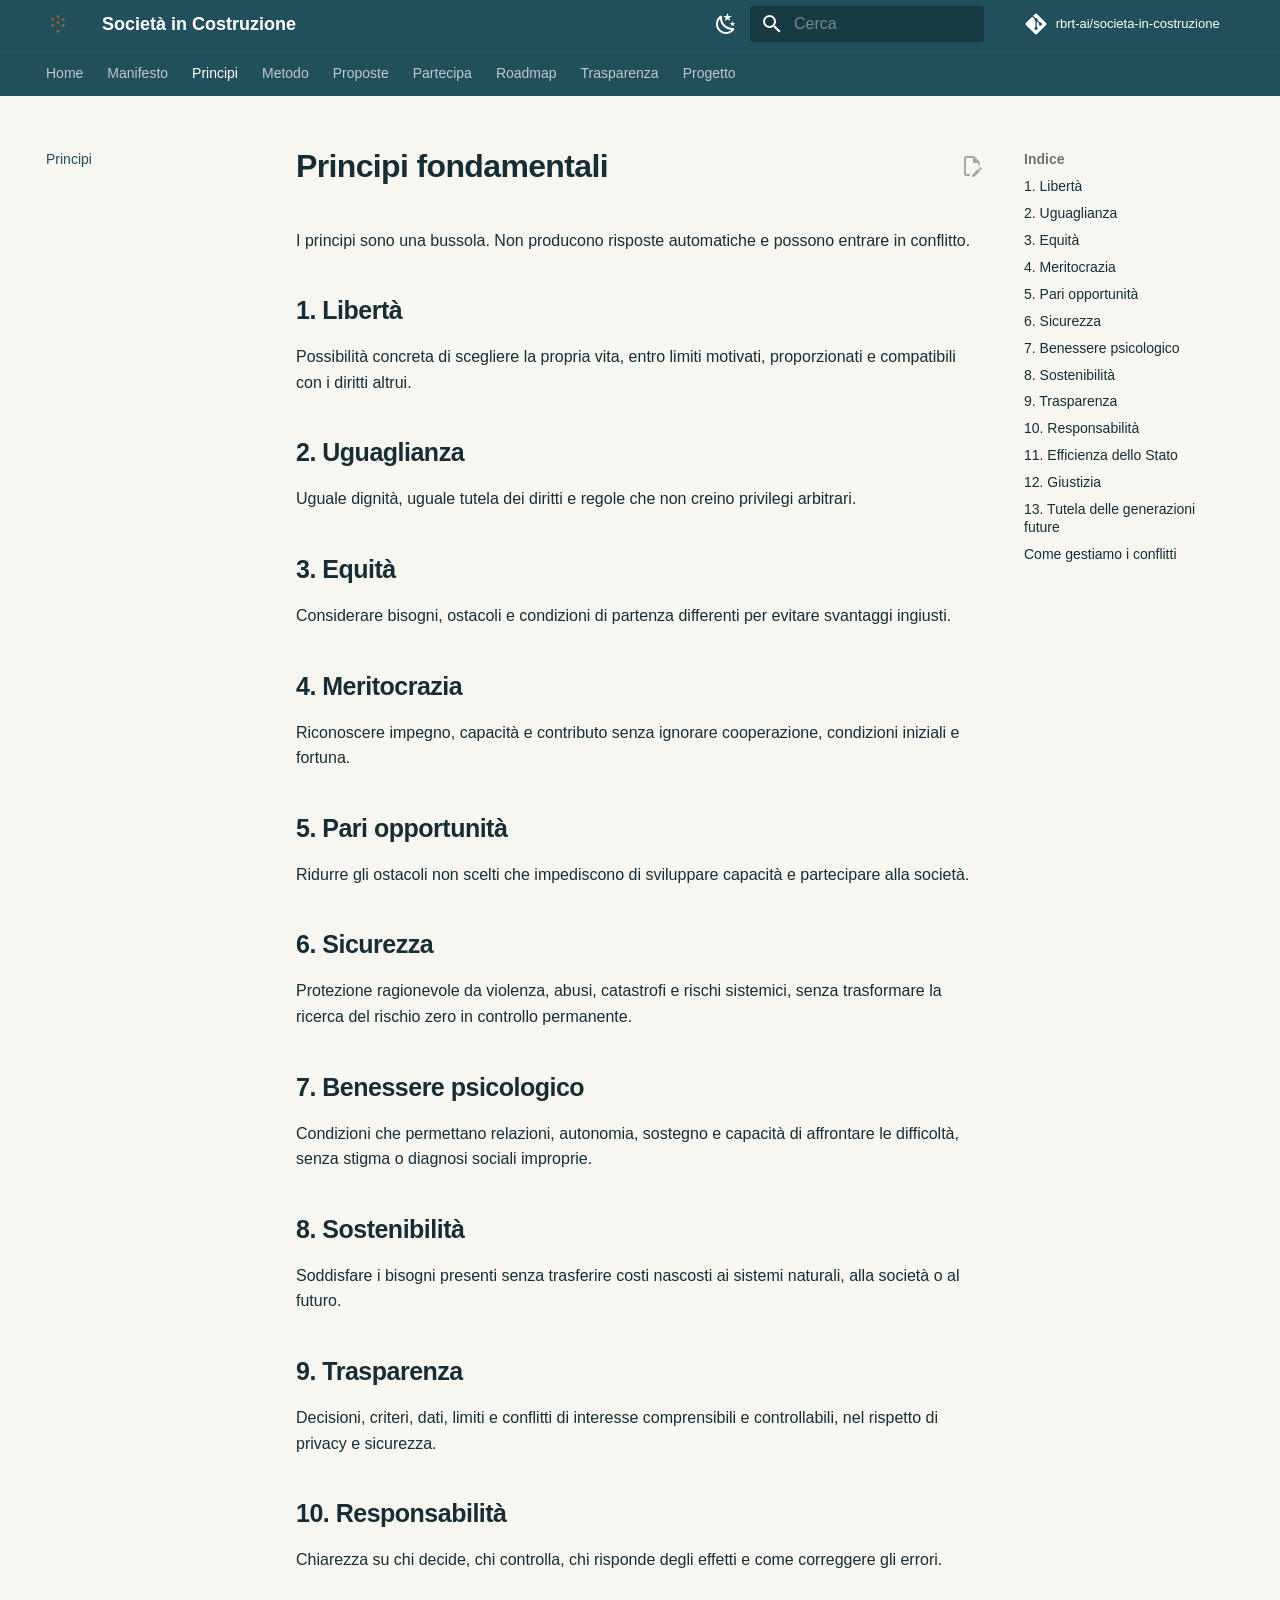
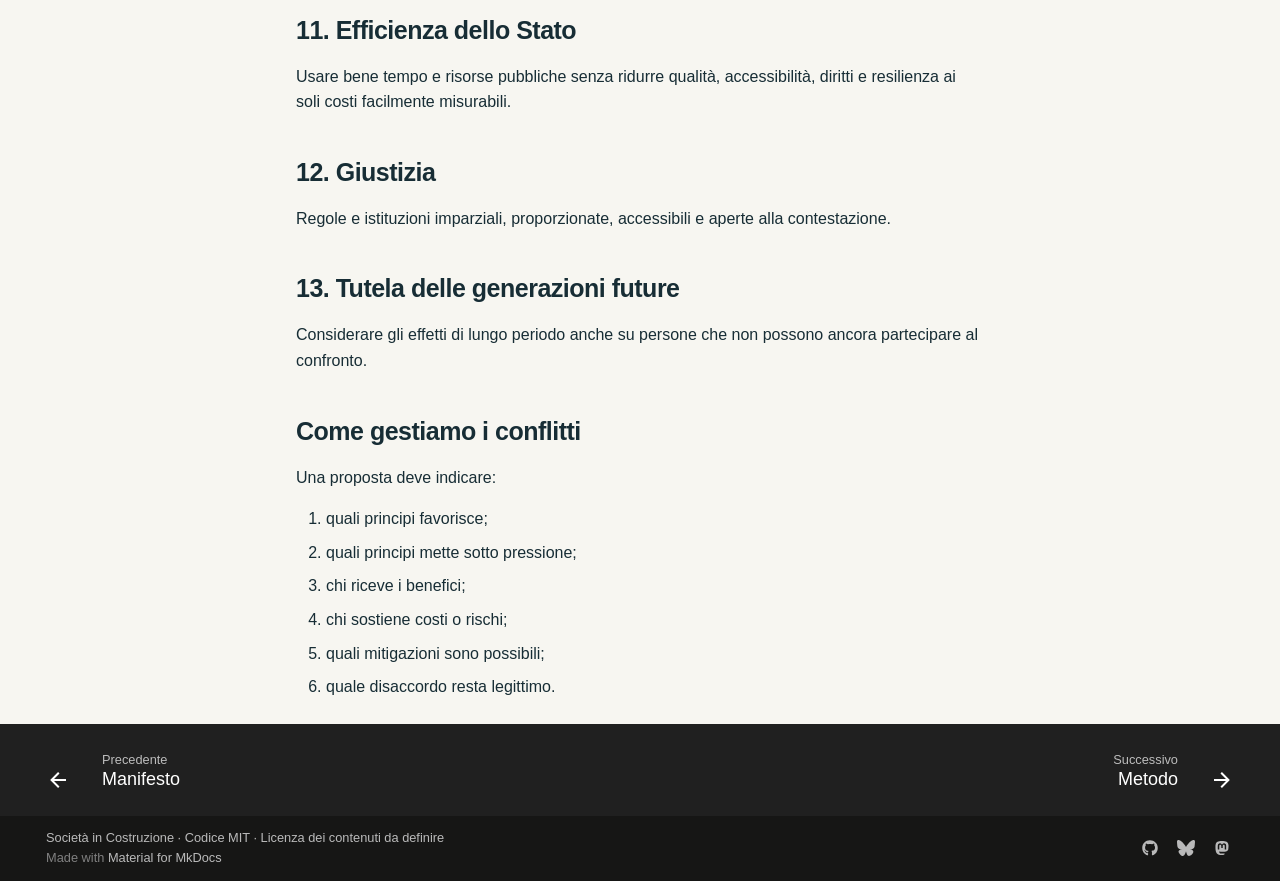
<file: principi/index.html>
<!doctype html>
<html lang="it" class="no-js">
  <head>
    
      <meta charset="utf-8">
      <meta name="viewport" content="width=device-width,initial-scale=1">
      
        <meta name="description" content="Piattaforma collaborativa per progettare, valutare e migliorare proposte pubbliche.">
      
      
      
        <link rel="canonical" href="https://rbrt-ai.github.io/societa-in-costruzione/principi/">
      
      
        <link rel="prev" href="../manifesto/">
      
      
        <link rel="next" href="../metodo/">
      
      
        
      
      
      <link rel="icon" href="../assets/favicon.svg">
      <meta name="generator" content="mkdocs-1.6.1, mkdocs-material-9.7.7">
    
    
      
        <title>Principi - Società in Costruzione</title>
      
    
    
      <link rel="stylesheet" href="../assets/stylesheets/main.ec1eaa64.min.css">
      
        
        <link rel="stylesheet" href="../assets/stylesheets/palette.ab4e12ef.min.css">
      
      


    
    
      
    
    
      
    
    
      <link rel="stylesheet" href="../stylesheets/extra.css">
    
    <script>__md_scope=new URL("..",location),__md_hash=e=>[...e].reduce(((e,_)=>(e<<5)-e+_.charCodeAt(0)),0),__md_get=(e,_=localStorage,t=__md_scope)=>JSON.parse(_.getItem(t.pathname+"."+e)),__md_set=(e,_,t=localStorage,a=__md_scope)=>{try{t.setItem(a.pathname+"."+e,JSON.stringify(_))}catch(e){}}</script>
    
      

    
    
  </head>
  
  
    
    
      
    
    
    
    
    <body dir="ltr" data-md-color-scheme="default" data-md-color-primary="teal" data-md-color-accent="amber">
  
    
    <input class="md-toggle" data-md-toggle="drawer" type="checkbox" id="__drawer" autocomplete="off">
    <input class="md-toggle" data-md-toggle="search" type="checkbox" id="__search" autocomplete="off">
    <label class="md-overlay" for="__drawer"></label>
    <div data-md-component="skip">
      
        
        <a href="#principi-fondamentali" class="md-skip">
          Vai al contenuto
        </a>
      
    </div>
    <div data-md-component="announce">
      
    </div>
    
    
      

<header class="md-header" data-md-component="header">
  <nav class="md-header__inner md-grid" aria-label="Intestazione">
    <a href=".." title="Società in Costruzione" class="md-header__button md-logo" aria-label="Società in Costruzione" data-md-component="logo">
      
  <img src="../assets/logo.svg" alt="logo">

    </a>
    <label class="md-header__button md-icon" for="__drawer">
      
      <svg xmlns="http://www.w3.org/2000/svg" viewBox="0 0 24 24"><path d="M3 6h18v2H3zm0 5h18v2H3zm0 5h18v2H3z"/></svg>
    </label>
    <div class="md-header__title" data-md-component="header-title">
      <div class="md-header__ellipsis">
        <div class="md-header__topic">
          <span class="md-ellipsis">
            Società in Costruzione
          </span>
        </div>
        <div class="md-header__topic" data-md-component="header-topic">
          <span class="md-ellipsis">
            
              Principi
            
          </span>
        </div>
      </div>
    </div>
    
      
        <form class="md-header__option" data-md-component="palette">
  
    
    
    
    <input class="md-option" data-md-color-media="(prefers-color-scheme: light)" data-md-color-scheme="default" data-md-color-primary="teal" data-md-color-accent="amber"  aria-label="Usa il tema scuro"  type="radio" name="__palette" id="__palette_0">
    
      <label class="md-header__button md-icon" title="Usa il tema scuro" for="__palette_1" hidden>
        <svg xmlns="http://www.w3.org/2000/svg" viewBox="0 0 24 24"><path d="m17.75 4.09-2.53 1.94.91 3.06-2.63-1.81-2.63 1.81.91-3.06-2.53-1.94L12.44 4l1.06-3 1.06 3zm3.5 6.91-1.64 1.25.59 1.98-1.7-1.17-1.7 1.17.59-1.98L15.75 11l2.06-.05L18.5 9l.69 1.95zm-2.28 4.95c.83-.08 1.72 1.1 1.19 1.85-.32.45-.66.87-1.08 1.27C15.17 23 8.84 23 4.94 19.07c-3.91-3.9-3.91-10.24 0-14.14.4-.4.82-.76 1.27-1.08.75-.53 1.93.36 1.85 1.19-.27 2.86.69 5.83 2.89 8.02a9.96 9.96 0 0 0 8.02 2.89m-1.64 2.02a12.08 12.08 0 0 1-7.8-3.47c-2.17-2.19-3.33-5-3.49-7.82-2.81 3.14-2.7 7.96.31 10.98 3.02 3.01 7.84 3.12 10.98.31"/></svg>
      </label>
    
  
    
    
    
    <input class="md-option" data-md-color-media="(prefers-color-scheme: dark)" data-md-color-scheme="slate" data-md-color-primary="teal" data-md-color-accent="amber"  aria-label="Usa il tema chiaro"  type="radio" name="__palette" id="__palette_1">
    
      <label class="md-header__button md-icon" title="Usa il tema chiaro" for="__palette_0" hidden>
        <svg xmlns="http://www.w3.org/2000/svg" viewBox="0 0 24 24"><path d="M12 7a5 5 0 0 1 5 5 5 5 0 0 1-5 5 5 5 0 0 1-5-5 5 5 0 0 1 5-5m0 2a3 3 0 0 0-3 3 3 3 0 0 0 3 3 3 3 0 0 0 3-3 3 3 0 0 0-3-3m0-7 2.39 3.42C13.65 5.15 12.84 5 12 5s-1.65.15-2.39.42zM3.34 7l4.16-.35A7.2 7.2 0 0 0 5.94 8.5c-.44.74-.69 1.5-.83 2.29zm.02 10 1.76-3.77a7.131 7.131 0 0 0 2.38 4.14zM20.65 7l-1.77 3.79a7.02 7.02 0 0 0-2.38-4.15zm-.01 10-4.14.36c.59-.51 1.12-1.14 1.54-1.86.42-.73.69-1.5.83-2.29zM12 22l-2.41-3.44c.74.27 1.55.44 2.41.44.82 0 1.63-.17 2.37-.44z"/></svg>
      </label>
    
  
</form>
      
    
    
      <script>var palette=__md_get("__palette");if(palette&&palette.color){if("(prefers-color-scheme)"===palette.color.media){var media=matchMedia("(prefers-color-scheme: light)"),input=document.querySelector(media.matches?"[data-md-color-media='(prefers-color-scheme: light)']":"[data-md-color-media='(prefers-color-scheme: dark)']");palette.color.media=input.getAttribute("data-md-color-media"),palette.color.scheme=input.getAttribute("data-md-color-scheme"),palette.color.primary=input.getAttribute("data-md-color-primary"),palette.color.accent=input.getAttribute("data-md-color-accent")}for(var[key,value]of Object.entries(palette.color))document.body.setAttribute("data-md-color-"+key,value)}</script>
    
    
    
      
      
        <label class="md-header__button md-icon" for="__search">
          
          <svg xmlns="http://www.w3.org/2000/svg" viewBox="0 0 24 24"><path d="M9.5 3A6.5 6.5 0 0 1 16 9.5c0 1.61-.59 3.09-1.56 4.23l.27.27h.79l5 5-1.5 1.5-5-5v-.79l-.27-.27A6.52 6.52 0 0 1 9.5 16 6.5 6.5 0 0 1 3 9.5 6.5 6.5 0 0 1 9.5 3m0 2C7 5 5 7 5 9.5S7 14 9.5 14 14 12 14 9.5 12 5 9.5 5"/></svg>
        </label>
        <div class="md-search" data-md-component="search" role="dialog">
  <label class="md-search__overlay" for="__search"></label>
  <div class="md-search__inner" role="search">
    <form class="md-search__form" name="search">
      <input type="text" class="md-search__input" name="query" aria-label="Cerca" placeholder="Cerca" autocapitalize="off" autocorrect="off" autocomplete="off" spellcheck="false" data-md-component="search-query" required>
      <label class="md-search__icon md-icon" for="__search">
        
        <svg xmlns="http://www.w3.org/2000/svg" viewBox="0 0 24 24"><path d="M9.5 3A6.5 6.5 0 0 1 16 9.5c0 1.61-.59 3.09-1.56 4.23l.27.27h.79l5 5-1.5 1.5-5-5v-.79l-.27-.27A6.52 6.52 0 0 1 9.5 16 6.5 6.5 0 0 1 3 9.5 6.5 6.5 0 0 1 9.5 3m0 2C7 5 5 7 5 9.5S7 14 9.5 14 14 12 14 9.5 12 5 9.5 5"/></svg>
        
        <svg xmlns="http://www.w3.org/2000/svg" viewBox="0 0 24 24"><path d="M20 11v2H8l5.5 5.5-1.42 1.42L4.16 12l7.92-7.92L13.5 5.5 8 11z"/></svg>
      </label>
      <nav class="md-search__options" aria-label="Cerca">
        
          <a href="javascript:void(0)" class="md-search__icon md-icon" title="Condividi" aria-label="Condividi" data-clipboard data-clipboard-text="" data-md-component="search-share" tabindex="-1">
            
            <svg xmlns="http://www.w3.org/2000/svg" viewBox="0 0 24 24"><path d="M18 16.08c-.76 0-1.44.3-1.96.77L8.91 12.7c.05-.23.09-.46.09-.7s-.04-.47-.09-.7l7.05-4.11c.54.5 1.25.81 2.04.81a3 3 0 0 0 3-3 3 3 0 0 0-3-3 3 3 0 0 0-3 3c0 .24.04.47.09.7L8.04 9.81C7.5 9.31 6.79 9 6 9a3 3 0 0 0-3 3 3 3 0 0 0 3 3c.79 0 1.5-.31 2.04-.81l7.12 4.15c-.05.21-.08.43-.08.66 0 1.61 1.31 2.91 2.92 2.91s2.92-1.3 2.92-2.91A2.92 2.92 0 0 0 18 16.08"/></svg>
          </a>
        
        <button type="reset" class="md-search__icon md-icon" title="Cancella" aria-label="Cancella" tabindex="-1">
          
          <svg xmlns="http://www.w3.org/2000/svg" viewBox="0 0 24 24"><path d="M19 6.41 17.59 5 12 10.59 6.41 5 5 6.41 10.59 12 5 17.59 6.41 19 12 13.41 17.59 19 19 17.59 13.41 12z"/></svg>
        </button>
      </nav>
      
    </form>
    <div class="md-search__output">
      <div class="md-search__scrollwrap" tabindex="0" data-md-scrollfix>
        <div class="md-search-result" data-md-component="search-result">
          <div class="md-search-result__meta">
            Inizializza la ricerca
          </div>
          <ol class="md-search-result__list" role="presentation"></ol>
        </div>
      </div>
    </div>
  </div>
</div>
      
    
    
      <div class="md-header__source">
        <a href="https://github.com/rbrt-ai/societa-in-costruzione" title="Apri repository" class="md-source" data-md-component="source">
  <div class="md-source__icon md-icon">
    
    <svg xmlns="http://www.w3.org/2000/svg" viewBox="0 0 448 512"><!--! Font Awesome Free 7.1.0 by @fontawesome - https://fontawesome.com License - https://fontawesome.com/license/free (Icons: CC BY 4.0, Fonts: SIL OFL 1.1, Code: MIT License) Copyright 2025 Fonticons, Inc.--><path d="M439.6 236.1 244 40.5c-5.4-5.5-12.8-8.5-20.4-8.5s-15 3-20.4 8.4L162.5 81l51.5 51.5c27.1-9.1 52.7 16.8 43.4 43.7l49.7 49.7c34.2-11.8 61.2 31 35.5 56.7-26.5 26.5-70.2-2.9-56-37.3L240.3 199v121.9c25.3 12.5 22.3 41.8 9.1 55-6.4 6.4-15.2 10.1-24.3 10.1s-17.8-3.6-24.3-10.1c-17.6-17.6-11.1-46.9 11.2-56v-123c-20.8-8.5-24.6-30.7-18.6-45L142.6 101 8.5 235.1C3 240.6 0 247.9 0 255.5s3 15 8.5 20.4l195.6 195.7c5.4 5.4 12.7 8.4 20.4 8.4s15-3 20.4-8.4l194.7-194.7c5.4-5.4 8.4-12.8 8.4-20.4s-3-15-8.4-20.4"/></svg>
  </div>
  <div class="md-source__repository">
    rbrt-ai/societa-in-costruzione
  </div>
</a>
      </div>
    
  </nav>
  
</header>
    
    <div class="md-container" data-md-component="container">
      
      
        
          
            
<nav class="md-tabs" aria-label="Tabs" data-md-component="tabs">
  <div class="md-grid">
    <ul class="md-tabs__list">
      
        
  
  
  
  
    <li class="md-tabs__item">
      <a href=".." class="md-tabs__link">
        
  
  
    
  
  Home

      </a>
    </li>
  

      
        
  
  
  
  
    <li class="md-tabs__item">
      <a href="../manifesto/" class="md-tabs__link">
        
  
  
    
  
  Manifesto

      </a>
    </li>
  

      
        
  
  
  
    
  
  
    <li class="md-tabs__item md-tabs__item--active">
      <a href="./" class="md-tabs__link">
        
  
  
    
  
  Principi

      </a>
    </li>
  

      
        
  
  
  
  
    <li class="md-tabs__item">
      <a href="../metodo/" class="md-tabs__link">
        
  
  
    
  
  Metodo

      </a>
    </li>
  

      
        
  
  
  
  
    
    
      <li class="md-tabs__item">
        <a href="../proposte/" class="md-tabs__link">
          
  
  
    
  
  Proposte

        </a>
      </li>
    
  

      
        
  
  
  
  
    <li class="md-tabs__item">
      <a href="../partecipa/" class="md-tabs__link">
        
  
  
    
  
  Partecipa

      </a>
    </li>
  

      
        
  
  
  
  
    <li class="md-tabs__item">
      <a href="../roadmap/" class="md-tabs__link">
        
  
  
    
  
  Roadmap

      </a>
    </li>
  

      
        
  
  
  
  
    <li class="md-tabs__item">
      <a href="../trasparenza/" class="md-tabs__link">
        
  
  
    
  
  Trasparenza

      </a>
    </li>
  

      
        
  
  
  
  
    
    
      <li class="md-tabs__item">
        <a href="../naming/" class="md-tabs__link">
          
  
  
    
  
  Progetto

        </a>
      </li>
    
  

      
    </ul>
  </div>
</nav>
          
        
      
      <main class="md-main" data-md-component="main">
        <div class="md-main__inner md-grid">
          
            
              
              <div class="md-sidebar md-sidebar--primary" data-md-component="sidebar" data-md-type="navigation" >
                <div class="md-sidebar__scrollwrap">
                  <div class="md-sidebar__inner">
                    


  


<nav class="md-nav md-nav--primary md-nav--lifted" aria-label="Navigazione" data-md-level="0">
  <label class="md-nav__title" for="__drawer">
    <a href=".." title="Società in Costruzione" class="md-nav__button md-logo" aria-label="Società in Costruzione" data-md-component="logo">
      
  <img src="../assets/logo.svg" alt="logo">

    </a>
    Società in Costruzione
  </label>
  
    <div class="md-nav__source">
      <a href="https://github.com/rbrt-ai/societa-in-costruzione" title="Apri repository" class="md-source" data-md-component="source">
  <div class="md-source__icon md-icon">
    
    <svg xmlns="http://www.w3.org/2000/svg" viewBox="0 0 448 512"><!--! Font Awesome Free 7.1.0 by @fontawesome - https://fontawesome.com License - https://fontawesome.com/license/free (Icons: CC BY 4.0, Fonts: SIL OFL 1.1, Code: MIT License) Copyright 2025 Fonticons, Inc.--><path d="M439.6 236.1 244 40.5c-5.4-5.5-12.8-8.5-20.4-8.5s-15 3-20.4 8.4L162.5 81l51.5 51.5c27.1-9.1 52.7 16.8 43.4 43.7l49.7 49.7c34.2-11.8 61.2 31 35.5 56.7-26.5 26.5-70.2-2.9-56-37.3L240.3 199v121.9c25.3 12.5 22.3 41.8 9.1 55-6.4 6.4-15.2 10.1-24.3 10.1s-17.8-3.6-24.3-10.1c-17.6-17.6-11.1-46.9 11.2-56v-123c-20.8-8.5-24.6-30.7-18.6-45L142.6 101 8.5 235.1C3 240.6 0 247.9 0 255.5s3 15 8.5 20.4l195.6 195.7c5.4 5.4 12.7 8.4 20.4 8.4s15-3 20.4-8.4l194.7-194.7c5.4-5.4 8.4-12.8 8.4-20.4s-3-15-8.4-20.4"/></svg>
  </div>
  <div class="md-source__repository">
    rbrt-ai/societa-in-costruzione
  </div>
</a>
    </div>
  
  <ul class="md-nav__list" data-md-scrollfix>
    
      
      
  
  
  
  
    <li class="md-nav__item">
      <a href=".." class="md-nav__link">
        
  
  
  <span class="md-ellipsis">
    
  
    Home
  

    
  </span>
  
  

      </a>
    </li>
  

    
      
      
  
  
  
  
    <li class="md-nav__item">
      <a href="../manifesto/" class="md-nav__link">
        
  
  
  <span class="md-ellipsis">
    
  
    Manifesto
  

    
  </span>
  
  

      </a>
    </li>
  

    
      
      
  
  
    
  
  
  
    <li class="md-nav__item md-nav__item--active">
      
      <input class="md-nav__toggle md-toggle" type="checkbox" id="__toc">
      
      
        
      
      
        <label class="md-nav__link md-nav__link--active" for="__toc">
          
  
  
  <span class="md-ellipsis">
    
  
    Principi
  

    
  </span>
  
  

          <span class="md-nav__icon md-icon"></span>
        </label>
      
      <a href="./" class="md-nav__link md-nav__link--active">
        
  
  
  <span class="md-ellipsis">
    
  
    Principi
  

    
  </span>
  
  

      </a>
      
        

<nav class="md-nav md-nav--secondary" aria-label="Indice">
  
  
  
    
  
  
    <label class="md-nav__title" for="__toc">
      <span class="md-nav__icon md-icon"></span>
      Indice
    </label>
    <ul class="md-nav__list" data-md-component="toc" data-md-scrollfix>
      
        <li class="md-nav__item">
  <a href="#1-liberta" class="md-nav__link">
    <span class="md-ellipsis">
      
        1. Libertà
      
    </span>
  </a>
  
</li>
      
        <li class="md-nav__item">
  <a href="#2-uguaglianza" class="md-nav__link">
    <span class="md-ellipsis">
      
        2. Uguaglianza
      
    </span>
  </a>
  
</li>
      
        <li class="md-nav__item">
  <a href="#3-equita" class="md-nav__link">
    <span class="md-ellipsis">
      
        3. Equità
      
    </span>
  </a>
  
</li>
      
        <li class="md-nav__item">
  <a href="#4-meritocrazia" class="md-nav__link">
    <span class="md-ellipsis">
      
        4. Meritocrazia
      
    </span>
  </a>
  
</li>
      
        <li class="md-nav__item">
  <a href="#5-pari-opportunita" class="md-nav__link">
    <span class="md-ellipsis">
      
        5. Pari opportunità
      
    </span>
  </a>
  
</li>
      
        <li class="md-nav__item">
  <a href="#6-sicurezza" class="md-nav__link">
    <span class="md-ellipsis">
      
        6. Sicurezza
      
    </span>
  </a>
  
</li>
      
        <li class="md-nav__item">
  <a href="#7-benessere-psicologico" class="md-nav__link">
    <span class="md-ellipsis">
      
        7. Benessere psicologico
      
    </span>
  </a>
  
</li>
      
        <li class="md-nav__item">
  <a href="#8-sostenibilita" class="md-nav__link">
    <span class="md-ellipsis">
      
        8. Sostenibilità
      
    </span>
  </a>
  
</li>
      
        <li class="md-nav__item">
  <a href="#9-trasparenza" class="md-nav__link">
    <span class="md-ellipsis">
      
        9. Trasparenza
      
    </span>
  </a>
  
</li>
      
        <li class="md-nav__item">
  <a href="#10-responsabilita" class="md-nav__link">
    <span class="md-ellipsis">
      
        10. Responsabilità
      
    </span>
  </a>
  
</li>
      
        <li class="md-nav__item">
  <a href="#11-efficienza-dello-stato" class="md-nav__link">
    <span class="md-ellipsis">
      
        11. Efficienza dello Stato
      
    </span>
  </a>
  
</li>
      
        <li class="md-nav__item">
  <a href="#12-giustizia" class="md-nav__link">
    <span class="md-ellipsis">
      
        12. Giustizia
      
    </span>
  </a>
  
</li>
      
        <li class="md-nav__item">
  <a href="#13-tutela-delle-generazioni-future" class="md-nav__link">
    <span class="md-ellipsis">
      
        13. Tutela delle generazioni future
      
    </span>
  </a>
  
</li>
      
        <li class="md-nav__item">
  <a href="#come-gestiamo-i-conflitti" class="md-nav__link">
    <span class="md-ellipsis">
      
        Come gestiamo i conflitti
      
    </span>
  </a>
  
</li>
      
    </ul>
  
</nav>
      
    </li>
  

    
      
      
  
  
  
  
    <li class="md-nav__item">
      <a href="../metodo/" class="md-nav__link">
        
  
  
  <span class="md-ellipsis">
    
  
    Metodo
  

    
  </span>
  
  

      </a>
    </li>
  

    
      
      
  
  
  
  
    
    
      
        
          
        
      
        
      
        
      
        
      
    
    
    
      
      
        
      
    
    
    <li class="md-nav__item md-nav__item--nested">
      
        
        
        <input class="md-nav__toggle md-toggle " type="checkbox" id="__nav_5" >
        
          
          <div class="md-nav__link md-nav__container">
            <a href="../proposte/" class="md-nav__link ">
              
  
  
  <span class="md-ellipsis">
    
  
    Proposte
  

    
  </span>
  
  

            </a>
            
              
              <label class="md-nav__link " for="__nav_5" id="__nav_5_label" tabindex="0">
                <span class="md-nav__icon md-icon"></span>
              </label>
            
          </div>
        
        <nav class="md-nav" data-md-level="1" aria-labelledby="__nav_5_label" aria-expanded="false">
          <label class="md-nav__title" for="__nav_5">
            <span class="md-nav__icon md-icon"></span>
            
  
    Proposte
  

          </label>
          <ul class="md-nav__list" data-md-scrollfix>
            
              
            
              
                
  
  
  
  
    <li class="md-nav__item">
      <a href="../proposte/salute-mentale-territoriale/" class="md-nav__link">
        
  
  
  <span class="md-ellipsis">
    
  
    Benessere psicologico
  

    
  </span>
  
  

      </a>
    </li>
  

              
            
              
                
  
  
  
  
    <li class="md-nav__item">
      <a href="../proposte/apprendimento-permanente/" class="md-nav__link">
        
  
  
  <span class="md-ellipsis">
    
  
    Apprendimento permanente
  

    
  </span>
  
  

      </a>
    </li>
  

              
            
              
                
  
  
  
  
    <li class="md-nav__item">
      <a href="../proposte/template/" class="md-nav__link">
        
  
  
  <span class="md-ellipsis">
    
  
    Template
  

    
  </span>
  
  

      </a>
    </li>
  

              
            
          </ul>
        </nav>
      
    </li>
  

    
      
      
  
  
  
  
    <li class="md-nav__item">
      <a href="../partecipa/" class="md-nav__link">
        
  
  
  <span class="md-ellipsis">
    
  
    Partecipa
  

    
  </span>
  
  

      </a>
    </li>
  

    
      
      
  
  
  
  
    <li class="md-nav__item">
      <a href="../roadmap/" class="md-nav__link">
        
  
  
  <span class="md-ellipsis">
    
  
    Roadmap
  

    
  </span>
  
  

      </a>
    </li>
  

    
      
      
  
  
  
  
    <li class="md-nav__item">
      <a href="../trasparenza/" class="md-nav__link">
        
  
  
  <span class="md-ellipsis">
    
  
    Trasparenza
  

    
  </span>
  
  

      </a>
    </li>
  

    
      
      
  
  
  
  
    
    
      
        
      
        
      
        
      
    
    
    
      
      
        
      
    
    
    <li class="md-nav__item md-nav__item--nested">
      
        
        
        <input class="md-nav__toggle md-toggle " type="checkbox" id="__nav_9" >
        
          
          <label class="md-nav__link" for="__nav_9" id="__nav_9_label" tabindex="0">
            
  
  
  <span class="md-ellipsis">
    
  
    Progetto
  

    
  </span>
  
  

            <span class="md-nav__icon md-icon"></span>
          </label>
        
        <nav class="md-nav" data-md-level="1" aria-labelledby="__nav_9_label" aria-expanded="false">
          <label class="md-nav__title" for="__nav_9">
            <span class="md-nav__icon md-icon"></span>
            
  
    Progetto
  

          </label>
          <ul class="md-nav__list" data-md-scrollfix>
            
              
                
  
  
  
  
    <li class="md-nav__item">
      <a href="../naming/" class="md-nav__link">
        
  
  
  <span class="md-ellipsis">
    
  
    Identità
  

    
  </span>
  
  

      </a>
    </li>
  

              
            
              
                
  
  
  
  
    <li class="md-nav__item">
      <a href="../comunicazione/identita-social/" class="md-nav__link">
        
  
  
  <span class="md-ellipsis">
    
  
    Identità social
  

    
  </span>
  
  

      </a>
    </li>
  

              
            
              
                
  
  
  
  
    <li class="md-nav__item">
      <a href="../usability-test/" class="md-nav__link">
        
  
  
  <span class="md-ellipsis">
    
  
    Test di comprensibilità
  

    
  </span>
  
  

      </a>
    </li>
  

              
            
          </ul>
        </nav>
      
    </li>
  

    
  </ul>
</nav>
                  </div>
                </div>
              </div>
            
            
              
              <div class="md-sidebar md-sidebar--secondary" data-md-component="sidebar" data-md-type="toc" >
                <div class="md-sidebar__scrollwrap">
                  <div class="md-sidebar__inner">
                    

<nav class="md-nav md-nav--secondary" aria-label="Indice">
  
  
  
    
  
  
    <label class="md-nav__title" for="__toc">
      <span class="md-nav__icon md-icon"></span>
      Indice
    </label>
    <ul class="md-nav__list" data-md-component="toc" data-md-scrollfix>
      
        <li class="md-nav__item">
  <a href="#1-liberta" class="md-nav__link">
    <span class="md-ellipsis">
      
        1. Libertà
      
    </span>
  </a>
  
</li>
      
        <li class="md-nav__item">
  <a href="#2-uguaglianza" class="md-nav__link">
    <span class="md-ellipsis">
      
        2. Uguaglianza
      
    </span>
  </a>
  
</li>
      
        <li class="md-nav__item">
  <a href="#3-equita" class="md-nav__link">
    <span class="md-ellipsis">
      
        3. Equità
      
    </span>
  </a>
  
</li>
      
        <li class="md-nav__item">
  <a href="#4-meritocrazia" class="md-nav__link">
    <span class="md-ellipsis">
      
        4. Meritocrazia
      
    </span>
  </a>
  
</li>
      
        <li class="md-nav__item">
  <a href="#5-pari-opportunita" class="md-nav__link">
    <span class="md-ellipsis">
      
        5. Pari opportunità
      
    </span>
  </a>
  
</li>
      
        <li class="md-nav__item">
  <a href="#6-sicurezza" class="md-nav__link">
    <span class="md-ellipsis">
      
        6. Sicurezza
      
    </span>
  </a>
  
</li>
      
        <li class="md-nav__item">
  <a href="#7-benessere-psicologico" class="md-nav__link">
    <span class="md-ellipsis">
      
        7. Benessere psicologico
      
    </span>
  </a>
  
</li>
      
        <li class="md-nav__item">
  <a href="#8-sostenibilita" class="md-nav__link">
    <span class="md-ellipsis">
      
        8. Sostenibilità
      
    </span>
  </a>
  
</li>
      
        <li class="md-nav__item">
  <a href="#9-trasparenza" class="md-nav__link">
    <span class="md-ellipsis">
      
        9. Trasparenza
      
    </span>
  </a>
  
</li>
      
        <li class="md-nav__item">
  <a href="#10-responsabilita" class="md-nav__link">
    <span class="md-ellipsis">
      
        10. Responsabilità
      
    </span>
  </a>
  
</li>
      
        <li class="md-nav__item">
  <a href="#11-efficienza-dello-stato" class="md-nav__link">
    <span class="md-ellipsis">
      
        11. Efficienza dello Stato
      
    </span>
  </a>
  
</li>
      
        <li class="md-nav__item">
  <a href="#12-giustizia" class="md-nav__link">
    <span class="md-ellipsis">
      
        12. Giustizia
      
    </span>
  </a>
  
</li>
      
        <li class="md-nav__item">
  <a href="#13-tutela-delle-generazioni-future" class="md-nav__link">
    <span class="md-ellipsis">
      
        13. Tutela delle generazioni future
      
    </span>
  </a>
  
</li>
      
        <li class="md-nav__item">
  <a href="#come-gestiamo-i-conflitti" class="md-nav__link">
    <span class="md-ellipsis">
      
        Come gestiamo i conflitti
      
    </span>
  </a>
  
</li>
      
    </ul>
  
</nav>
                  </div>
                </div>
              </div>
            
          
          
            <div class="md-content" data-md-component="content">
              
              <article class="md-content__inner md-typeset">
                
                  


  
    <a href="https://github.com/rbrt-ai/societa-in-costruzione/edit/main/docs/principi.md" title="Modifica" class="md-content__button md-icon" rel="edit">
      
      <svg xmlns="http://www.w3.org/2000/svg" viewBox="0 0 24 24"><path d="M10 20H6V4h7v5h5v3.1l2-2V8l-6-6H6c-1.1 0-2 .9-2 2v16c0 1.1.9 2 2 2h4zm10.2-7c.1 0 .3.1.4.2l1.3 1.3c.2.2.2.6 0 .8l-1 1-2.1-2.1 1-1c.1-.1.2-.2.4-.2m0 3.9L14.1 23H12v-2.1l6.1-6.1z"/></svg>
    </a>
  
  


<h1 id="principi-fondamentali">Principi fondamentali</h1>
<p>I principi sono una bussola. Non producono risposte automatiche e possono entrare in conflitto.</p>
<h2 id="1-liberta">1. Libertà</h2>
<p>Possibilità concreta di scegliere la propria vita, entro limiti motivati, proporzionati e
compatibili con i diritti altrui.</p>
<h2 id="2-uguaglianza">2. Uguaglianza</h2>
<p>Uguale dignità, uguale tutela dei diritti e regole che non creino privilegi arbitrari.</p>
<h2 id="3-equita">3. Equità</h2>
<p>Considerare bisogni, ostacoli e condizioni di partenza differenti per evitare svantaggi ingiusti.</p>
<h2 id="4-meritocrazia">4. Meritocrazia</h2>
<p>Riconoscere impegno, capacità e contributo senza ignorare cooperazione, condizioni iniziali e
fortuna.</p>
<h2 id="5-pari-opportunita">5. Pari opportunità</h2>
<p>Ridurre gli ostacoli non scelti che impediscono di sviluppare capacità e partecipare alla società.</p>
<h2 id="6-sicurezza">6. Sicurezza</h2>
<p>Protezione ragionevole da violenza, abusi, catastrofi e rischi sistemici, senza trasformare la
ricerca del rischio zero in controllo permanente.</p>
<h2 id="7-benessere-psicologico">7. Benessere psicologico</h2>
<p>Condizioni che permettano relazioni, autonomia, sostegno e capacità di affrontare le difficoltà,
senza stigma o diagnosi sociali improprie.</p>
<h2 id="8-sostenibilita">8. Sostenibilità</h2>
<p>Soddisfare i bisogni presenti senza trasferire costi nascosti ai sistemi naturali, alla società o al
futuro.</p>
<h2 id="9-trasparenza">9. Trasparenza</h2>
<p>Decisioni, criteri, dati, limiti e conflitti di interesse comprensibili e controllabili, nel
rispetto di privacy e sicurezza.</p>
<h2 id="10-responsabilita">10. Responsabilità</h2>
<p>Chiarezza su chi decide, chi controlla, chi risponde degli effetti e come correggere gli errori.</p>
<h2 id="11-efficienza-dello-stato">11. Efficienza dello Stato</h2>
<p>Usare bene tempo e risorse pubbliche senza ridurre qualità, accessibilità, diritti e resilienza ai
soli costi facilmente misurabili.</p>
<h2 id="12-giustizia">12. Giustizia</h2>
<p>Regole e istituzioni imparziali, proporzionate, accessibili e aperte alla contestazione.</p>
<h2 id="13-tutela-delle-generazioni-future">13. Tutela delle generazioni future</h2>
<p>Considerare gli effetti di lungo periodo anche su persone che non possono ancora partecipare al
confronto.</p>
<h2 id="come-gestiamo-i-conflitti">Come gestiamo i conflitti</h2>
<p>Una proposta deve indicare:</p>
<ol>
<li>quali principi favorisce;</li>
<li>quali principi mette sotto pressione;</li>
<li>chi riceve i benefici;</li>
<li>chi sostiene costi o rischi;</li>
<li>quali mitigazioni sono possibili;</li>
<li>quale disaccordo resta legittimo.</li>
</ol>












                
              </article>
            </div>
          
          
<script>var target=document.getElementById(location.hash.slice(1));target&&target.name&&(target.checked=target.name.startsWith("__tabbed_"))</script>
        </div>
        
          <button type="button" class="md-top md-icon" data-md-component="top" hidden>
  
  <svg xmlns="http://www.w3.org/2000/svg" viewBox="0 0 24 24"><path d="M13 20h-2V8l-5.5 5.5-1.42-1.42L12 4.16l7.92 7.92-1.42 1.42L13 8z"/></svg>
  Torna su
</button>
        
      </main>
      
        <footer class="md-footer">
  
    
      
      <nav class="md-footer__inner md-grid" aria-label="Piede" >
        
          
          <a href="../manifesto/" class="md-footer__link md-footer__link--prev" aria-label="Precedente: Manifesto">
            <div class="md-footer__button md-icon">
              
              <svg xmlns="http://www.w3.org/2000/svg" viewBox="0 0 24 24"><path d="M20 11v2H8l5.5 5.5-1.42 1.42L4.16 12l7.92-7.92L13.5 5.5 8 11z"/></svg>
            </div>
            <div class="md-footer__title">
              <span class="md-footer__direction">
                Precedente
              </span>
              <div class="md-ellipsis">
                Manifesto
              </div>
            </div>
          </a>
        
        
          
          <a href="../metodo/" class="md-footer__link md-footer__link--next" aria-label="Successivo: Metodo">
            <div class="md-footer__title">
              <span class="md-footer__direction">
                Successivo
              </span>
              <div class="md-ellipsis">
                Metodo
              </div>
            </div>
            <div class="md-footer__button md-icon">
              
              <svg xmlns="http://www.w3.org/2000/svg" viewBox="0 0 24 24"><path d="M4 11v2h12l-5.5 5.5 1.42 1.42L19.84 12l-7.92-7.92L10.5 5.5 16 11z"/></svg>
            </div>
          </a>
        
      </nav>
    
  
  <div class="md-footer-meta md-typeset">
    <div class="md-footer-meta__inner md-grid">
      <div class="md-copyright">
  
    <div class="md-copyright__highlight">
      Società in Costruzione · Codice MIT · Licenza dei contenuti da definire
    </div>
  
  
    Made with
    <a href="https://squidfunk.github.io/mkdocs-material/" target="_blank" rel="noopener">
      Material for MkDocs
    </a>
  
</div>
      
        
<div class="md-social">
  
    
    
    
    
    <a href="https://github.com/rbrt-ai/societa-in-costruzione" target="_blank" rel="noopener" title="Repository GitHub" class="md-social__link">
      <svg xmlns="http://www.w3.org/2000/svg" viewBox="0 0 512 512"><!--! Font Awesome Free 7.1.0 by @fontawesome - https://fontawesome.com License - https://fontawesome.com/license/free (Icons: CC BY 4.0, Fonts: SIL OFL 1.1, Code: MIT License) Copyright 2025 Fonticons, Inc.--><path d="M173.9 397.4c0 2-2.3 3.6-5.2 3.6-3.3.3-5.6-1.3-5.6-3.6 0-2 2.3-3.6 5.2-3.6 3-.3 5.6 1.3 5.6 3.6m-31.1-4.5c-.7 2 1.3 4.3 4.3 4.9 2.6 1 5.6 0 6.2-2s-1.3-4.3-4.3-5.2c-2.6-.7-5.5.3-6.2 2.3m44.2-1.7c-2.9.7-4.9 2.6-4.6 4.9.3 2 2.9 3.3 5.9 2.6 2.9-.7 4.9-2.6 4.6-4.6-.3-1.9-3-3.2-5.9-2.9M252.8 8C114.1 8 8 113.3 8 252c0 110.9 69.8 205.8 169.5 239.2 12.8 2.3 17.3-5.6 17.3-12.1 0-6.2-.3-40.4-.3-61.4 0 0-70 15-84.7-29.8 0 0-11.4-29.1-27.8-36.6 0 0-22.9-15.7 1.6-15.4 0 0 24.9 2 38.6 25.8 21.9 38.6 58.6 27.5 72.9 20.9 2.3-16 8.8-27.1 16-33.7-55.9-6.2-112.3-14.3-112.3-110.5 0-27.5 7.6-41.3 23.6-58.9-2.6-6.5-11.1-33.3 2.6-67.9 20.9-6.5 69 27 69 27 20-5.6 41.5-8.5 62.8-8.5s42.8 2.9 62.8 8.5c0 0 48.1-33.6 69-27 13.7 34.7 5.2 61.4 2.6 67.9 16 17.7 25.8 31.5 25.8 58.9 0 96.5-58.9 104.2-114.8 110.5 9.2 7.9 17 22.9 17 46.4 0 33.7-.3 75.4-.3 83.6 0 6.5 4.6 14.4 17.3 12.1C436.2 457.8 504 362.9 504 252 504 113.3 391.5 8 252.8 8M105.2 352.9c-1.3 1-1 3.3.7 5.2 1.6 1.6 3.9 2.3 5.2 1 1.3-1 1-3.3-.7-5.2-1.6-1.6-3.9-2.3-5.2-1m-10.8-8.1c-.7 1.3.3 2.9 2.3 3.9 1.6 1 3.6.7 4.3-.7.7-1.3-.3-2.9-2.3-3.9-2-.6-3.6-.3-4.3.7m32.4 35.6c-1.6 1.3-1 4.3 1.3 6.2 2.3 2.3 5.2 2.6 6.5 1 1.3-1.3.7-4.3-1.3-6.2-2.2-2.3-5.2-2.6-6.5-1m-11.4-14.7c-1.6 1-1.6 3.6 0 5.9s4.3 3.3 5.6 2.3c1.6-1.3 1.6-3.9 0-6.2-1.4-2.3-4-3.3-5.6-2"/></svg>
    </a>
  
    
    
    
    
    <a href="https://bsky.app/profile/societacostruzione.bsky.social" target="_blank" rel="noopener" title="Società in Costruzione su Bluesky" class="md-social__link">
      <svg xmlns="http://www.w3.org/2000/svg" viewBox="0 0 576 512"><!--! Font Awesome Free 7.1.0 by @fontawesome - https://fontawesome.com License - https://fontawesome.com/license/free (Icons: CC BY 4.0, Fonts: SIL OFL 1.1, Code: MIT License) Copyright 2025 Fonticons, Inc.--><path d="M407.8 294.7c-3.3-.4-6.7-.8-10-1.3 3.4.4 6.7.9 10 1.3M288 227.1c-26.1-50.7-97.1-145.2-163.1-191.8C61.6-9.4 37.5-1.7 21.6 5.5 3.3 13.8 0 41.9 0 58.4S9.1 194 15 213.9c19.5 65.7 89.1 87.9 153.2 80.7 3.3-.5 6.6-.9 10-1.4-3.3.5-6.6 1-10 1.4-93.9 14-177.3 48.2-67.9 169.9C220.6 589.1 265.1 437.8 288 361.1c22.9 76.7 49.2 222.5 185.6 103.4 102.4-103.4 28.1-156-65.8-169.9-3.3-.4-6.7-.8-10-1.3 3.4.4 6.7.9 10 1.3 64.1 7.1 133.6-15.1 153.2-80.7C566.9 194 576 75 576 58.4s-3.3-44.7-21.6-52.9c-15.8-7.1-40-14.9-103.2 29.8C385.1 81.9 314.1 176.4 288 227.1"/></svg>
    </a>
  
    
    
      
    
    
    
    <a href="https://mastodon.social/@societaideale" target="_blank" rel="noopener me" title="Società in Costruzione su Mastodon" class="md-social__link">
      <svg xmlns="http://www.w3.org/2000/svg" viewBox="0 0 448 512"><!--! Font Awesome Free 7.1.0 by @fontawesome - https://fontawesome.com License - https://fontawesome.com/license/free (Icons: CC BY 4.0, Fonts: SIL OFL 1.1, Code: MIT License) Copyright 2025 Fonticons, Inc.--><path d="M433 179.1c0-97.2-63.7-125.7-63.7-125.7-62.5-28.7-228.6-28.4-290.5 0 0 0-63.7 28.5-63.7 125.7 0 115.7-6.6 259.4 105.6 289.1 40.5 10.7 75.3 13 103.3 11.4 50.8-2.8 79.3-18.1 79.3-18.1l-1.7-36.9s-36.3 11.4-77.1 10.1c-40.4-1.4-83-4.4-89.6-54-.6-4.6-.9-9.3-.9-13.9 85.6 20.9 158.7 9.1 178.7 6.7 56.1-6.7 105-41.3 111.2-72.9 9.8-49.8 9-121.5 9-121.5zm-75.1 125.2h-46.6V190.1c0-49.7-64-51.6-64 6.9v62.5H201V197c0-58.5-64-56.6-64-6.9v114.2H90.3c0-122.1-5.2-147.9 18.4-175 25.9-28.9 79.8-30.8 103.8 6.1l11.6 19.5 11.6-19.5c24.1-37.1 78.1-34.8 103.8-6.1 23.7 27.3 18.4 53 18.4 175"/></svg>
    </a>
  
</div>
      
    </div>
  </div>
</footer>
      
    </div>
    <div class="md-dialog" data-md-component="dialog">
      <div class="md-dialog__inner md-typeset"></div>
    </div>
    
      <div class="md-progress" data-md-component="progress" role="progressbar"></div>
    
    
    
      
      
      <script id="__config" type="application/json">{"annotate": null, "base": "..", "features": ["navigation.tabs", "navigation.sections", "navigation.indexes", "navigation.footer", "navigation.instant", "navigation.instant.progress", "navigation.top", "toc.follow", "search.highlight", "search.share", "content.action.edit", "content.code.copy"], "search": "../assets/javascripts/workers/search.2c215733.min.js", "tags": null, "translations": {"clipboard.copied": "Copiato", "clipboard.copy": "Copia", "search.result.more.one": "1 altro in questa pagina", "search.result.more.other": "# altri in questa pagina", "search.result.none": "Nessun documento trovato", "search.result.one": "1 documento trovato", "search.result.other": "# documenti trovati", "search.result.placeholder": "Scrivi per iniziare a cercare", "search.result.term.missing": "Non presente", "select.version": "Seleziona la versione"}, "version": null}</script>
    
    
      <script src="../assets/javascripts/bundle.d7400e89.min.js"></script>
      
    
  </body>
</html>
</file>
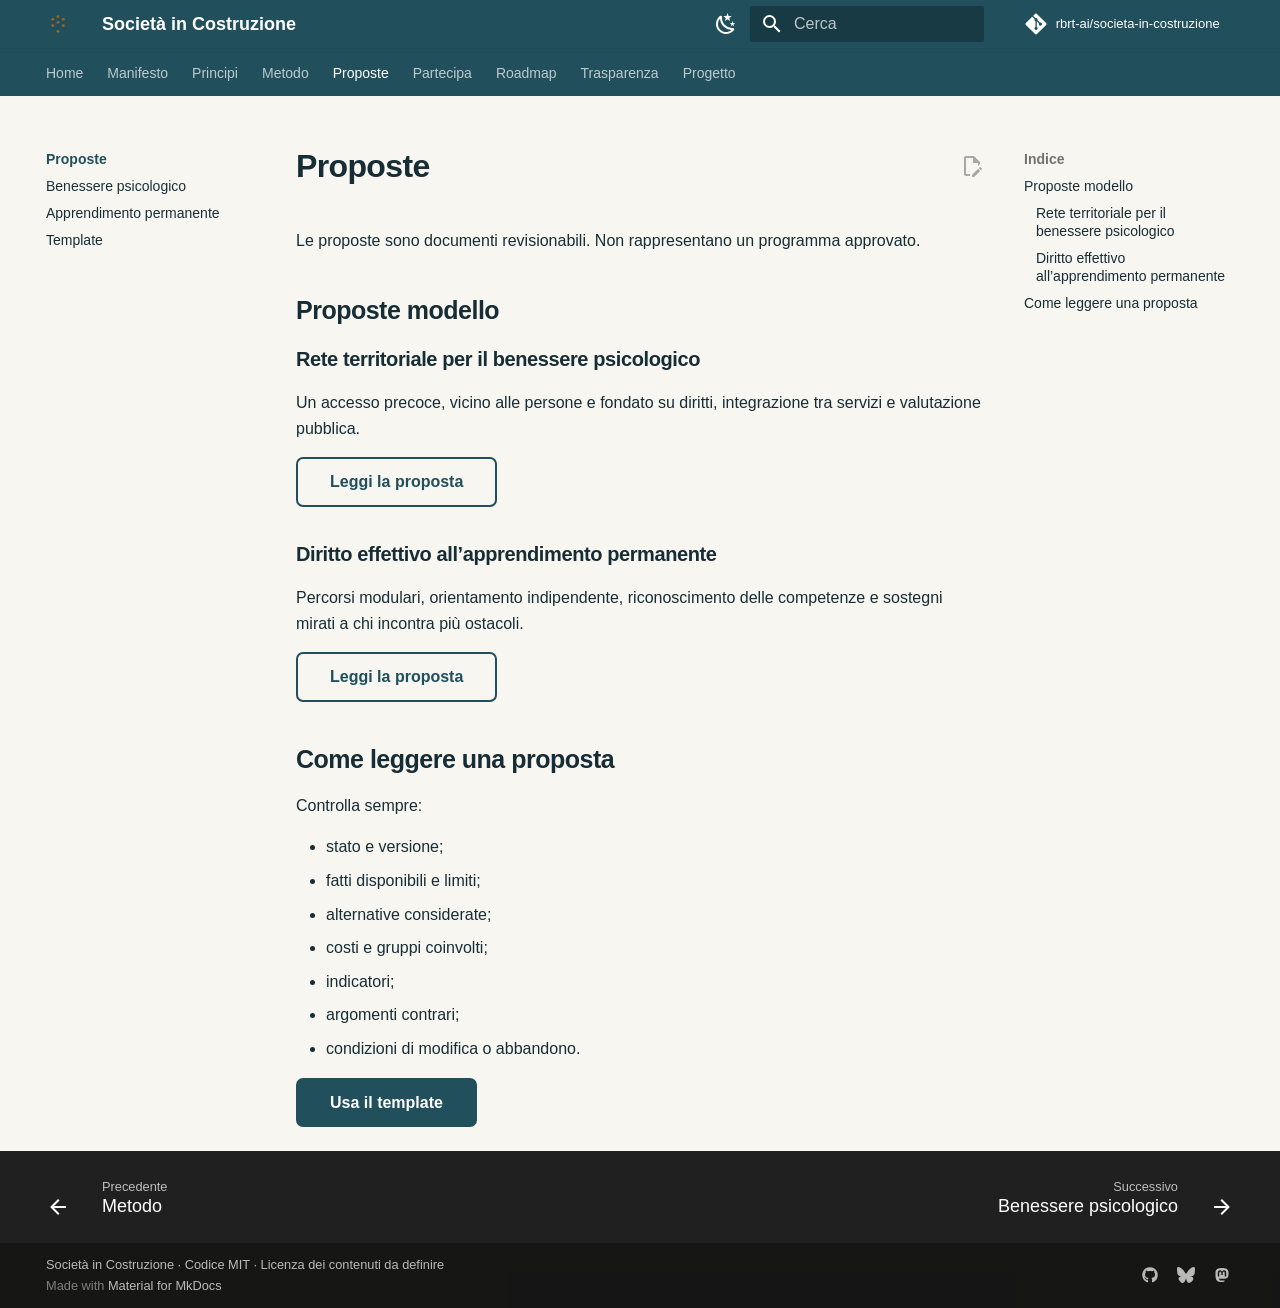
<file: proposte/index.html>
<!doctype html>
<html lang="it" class="no-js">
  <head>
    
      <meta charset="utf-8">
      <meta name="viewport" content="width=device-width,initial-scale=1">
      
        <meta name="description" content="Piattaforma collaborativa per progettare, valutare e migliorare proposte pubbliche.">
      
      
      
        <link rel="canonical" href="https://rbrt-ai.github.io/societa-in-costruzione/proposte/">
      
      
        <link rel="prev" href="../metodo/">
      
      
        <link rel="next" href="salute-mentale-territoriale/">
      
      
        
      
      
      <link rel="icon" href="../assets/favicon.svg">
      <meta name="generator" content="mkdocs-1.6.1, mkdocs-material-9.7.7">
    
    
      
        <title>Proposte - Società in Costruzione</title>
      
    
    
      <link rel="stylesheet" href="../assets/stylesheets/main.ec1eaa64.min.css">
      
        
        <link rel="stylesheet" href="../assets/stylesheets/palette.ab4e12ef.min.css">
      
      


    
    
      
    
    
      
    
    
      <link rel="stylesheet" href="../stylesheets/extra.css">
    
    <script>__md_scope=new URL("..",location),__md_hash=e=>[...e].reduce(((e,_)=>(e<<5)-e+_.charCodeAt(0)),0),__md_get=(e,_=localStorage,t=__md_scope)=>JSON.parse(_.getItem(t.pathname+"."+e)),__md_set=(e,_,t=localStorage,a=__md_scope)=>{try{t.setItem(a.pathname+"."+e,JSON.stringify(_))}catch(e){}}</script>
    
      

    
    
  </head>
  
  
    
    
      
    
    
    
    
    <body dir="ltr" data-md-color-scheme="default" data-md-color-primary="teal" data-md-color-accent="amber">
  
    
    <input class="md-toggle" data-md-toggle="drawer" type="checkbox" id="__drawer" autocomplete="off">
    <input class="md-toggle" data-md-toggle="search" type="checkbox" id="__search" autocomplete="off">
    <label class="md-overlay" for="__drawer"></label>
    <div data-md-component="skip">
      
        
        <a href="#proposte" class="md-skip">
          Vai al contenuto
        </a>
      
    </div>
    <div data-md-component="announce">
      
    </div>
    
    
      

<header class="md-header" data-md-component="header">
  <nav class="md-header__inner md-grid" aria-label="Intestazione">
    <a href=".." title="Società in Costruzione" class="md-header__button md-logo" aria-label="Società in Costruzione" data-md-component="logo">
      
  <img src="../assets/logo.svg" alt="logo">

    </a>
    <label class="md-header__button md-icon" for="__drawer">
      
      <svg xmlns="http://www.w3.org/2000/svg" viewBox="0 0 24 24"><path d="M3 6h18v2H3zm0 5h18v2H3zm0 5h18v2H3z"/></svg>
    </label>
    <div class="md-header__title" data-md-component="header-title">
      <div class="md-header__ellipsis">
        <div class="md-header__topic">
          <span class="md-ellipsis">
            Società in Costruzione
          </span>
        </div>
        <div class="md-header__topic" data-md-component="header-topic">
          <span class="md-ellipsis">
            
              Proposte
            
          </span>
        </div>
      </div>
    </div>
    
      
        <form class="md-header__option" data-md-component="palette">
  
    
    
    
    <input class="md-option" data-md-color-media="(prefers-color-scheme: light)" data-md-color-scheme="default" data-md-color-primary="teal" data-md-color-accent="amber"  aria-label="Usa il tema scuro"  type="radio" name="__palette" id="__palette_0">
    
      <label class="md-header__button md-icon" title="Usa il tema scuro" for="__palette_1" hidden>
        <svg xmlns="http://www.w3.org/2000/svg" viewBox="0 0 24 24"><path d="m17.75 4.09-2.53 1.94.91 3.06-2.63-1.81-2.63 1.81.91-3.06-2.53-1.94L12.44 4l1.06-3 1.06 3zm3.5 6.91-1.64 1.25.59 1.98-1.7-1.17-1.7 1.17.59-1.98L15.75 11l2.06-.05L18.5 9l.69 1.95zm-2.28 4.95c.83-.08 1.72 1.1 1.19 1.85-.32.45-.66.87-1.08 1.27C15.17 23 8.84 23 4.94 19.07c-3.91-3.9-3.91-10.24 0-14.14.4-.4.82-.76 1.27-1.08.75-.53 1.93.36 1.85 1.19-.27 2.86.69 5.83 2.89 8.02a9.96 9.96 0 0 0 8.02 2.89m-1.64 2.02a12.08 12.08 0 0 1-7.8-3.47c-2.17-2.19-3.33-5-3.49-7.82-2.81 3.14-2.7 7.96.31 10.98 3.02 3.01 7.84 3.12 10.98.31"/></svg>
      </label>
    
  
    
    
    
    <input class="md-option" data-md-color-media="(prefers-color-scheme: dark)" data-md-color-scheme="slate" data-md-color-primary="teal" data-md-color-accent="amber"  aria-label="Usa il tema chiaro"  type="radio" name="__palette" id="__palette_1">
    
      <label class="md-header__button md-icon" title="Usa il tema chiaro" for="__palette_0" hidden>
        <svg xmlns="http://www.w3.org/2000/svg" viewBox="0 0 24 24"><path d="M12 7a5 5 0 0 1 5 5 5 5 0 0 1-5 5 5 5 0 0 1-5-5 5 5 0 0 1 5-5m0 2a3 3 0 0 0-3 3 3 3 0 0 0 3 3 3 3 0 0 0 3-3 3 3 0 0 0-3-3m0-7 2.39 3.42C13.65 5.15 12.84 5 12 5s-1.65.15-2.39.42zM3.34 7l4.16-.35A7.2 7.2 0 0 0 5.94 8.5c-.44.74-.69 1.5-.83 2.29zm.02 10 1.76-3.77a7.131 7.131 0 0 0 2.38 4.14zM20.65 7l-1.77 3.79a7.02 7.02 0 0 0-2.38-4.15zm-.01 10-4.14.36c.59-.51 1.12-1.14 1.54-1.86.42-.73.69-1.5.83-2.29zM12 22l-2.41-3.44c.74.27 1.55.44 2.41.44.82 0 1.63-.17 2.37-.44z"/></svg>
      </label>
    
  
</form>
      
    
    
      <script>var palette=__md_get("__palette");if(palette&&palette.color){if("(prefers-color-scheme)"===palette.color.media){var media=matchMedia("(prefers-color-scheme: light)"),input=document.querySelector(media.matches?"[data-md-color-media='(prefers-color-scheme: light)']":"[data-md-color-media='(prefers-color-scheme: dark)']");palette.color.media=input.getAttribute("data-md-color-media"),palette.color.scheme=input.getAttribute("data-md-color-scheme"),palette.color.primary=input.getAttribute("data-md-color-primary"),palette.color.accent=input.getAttribute("data-md-color-accent")}for(var[key,value]of Object.entries(palette.color))document.body.setAttribute("data-md-color-"+key,value)}</script>
    
    
    
      
      
        <label class="md-header__button md-icon" for="__search">
          
          <svg xmlns="http://www.w3.org/2000/svg" viewBox="0 0 24 24"><path d="M9.5 3A6.5 6.5 0 0 1 16 9.5c0 1.61-.59 3.09-1.56 4.23l.27.27h.79l5 5-1.5 1.5-5-5v-.79l-.27-.27A6.52 6.52 0 0 1 9.5 16 6.5 6.5 0 0 1 3 9.5 6.5 6.5 0 0 1 9.5 3m0 2C7 5 5 7 5 9.5S7 14 9.5 14 14 12 14 9.5 12 5 9.5 5"/></svg>
        </label>
        <div class="md-search" data-md-component="search" role="dialog">
  <label class="md-search__overlay" for="__search"></label>
  <div class="md-search__inner" role="search">
    <form class="md-search__form" name="search">
      <input type="text" class="md-search__input" name="query" aria-label="Cerca" placeholder="Cerca" autocapitalize="off" autocorrect="off" autocomplete="off" spellcheck="false" data-md-component="search-query" required>
      <label class="md-search__icon md-icon" for="__search">
        
        <svg xmlns="http://www.w3.org/2000/svg" viewBox="0 0 24 24"><path d="M9.5 3A6.5 6.5 0 0 1 16 9.5c0 1.61-.59 3.09-1.56 4.23l.27.27h.79l5 5-1.5 1.5-5-5v-.79l-.27-.27A6.52 6.52 0 0 1 9.5 16 6.5 6.5 0 0 1 3 9.5 6.5 6.5 0 0 1 9.5 3m0 2C7 5 5 7 5 9.5S7 14 9.5 14 14 12 14 9.5 12 5 9.5 5"/></svg>
        
        <svg xmlns="http://www.w3.org/2000/svg" viewBox="0 0 24 24"><path d="M20 11v2H8l5.5 5.5-1.42 1.42L4.16 12l7.92-7.92L13.5 5.5 8 11z"/></svg>
      </label>
      <nav class="md-search__options" aria-label="Cerca">
        
          <a href="javascript:void(0)" class="md-search__icon md-icon" title="Condividi" aria-label="Condividi" data-clipboard data-clipboard-text="" data-md-component="search-share" tabindex="-1">
            
            <svg xmlns="http://www.w3.org/2000/svg" viewBox="0 0 24 24"><path d="M18 16.08c-.76 0-1.44.3-1.96.77L8.91 12.7c.05-.23.09-.46.09-.7s-.04-.47-.09-.7l7.05-4.11c.54.5 1.25.81 2.04.81a3 3 0 0 0 3-3 3 3 0 0 0-3-3 3 3 0 0 0-3 3c0 .24.04.47.09.7L8.04 9.81C7.5 9.31 6.79 9 6 9a3 3 0 0 0-3 3 3 3 0 0 0 3 3c.79 0 1.5-.31 2.04-.81l7.12 4.15c-.05.21-.08.43-.08.66 0 1.61 1.31 2.91 2.92 2.91s2.92-1.3 2.92-2.91A2.92 2.92 0 0 0 18 16.08"/></svg>
          </a>
        
        <button type="reset" class="md-search__icon md-icon" title="Cancella" aria-label="Cancella" tabindex="-1">
          
          <svg xmlns="http://www.w3.org/2000/svg" viewBox="0 0 24 24"><path d="M19 6.41 17.59 5 12 10.59 6.41 5 5 6.41 10.59 12 5 17.59 6.41 19 12 13.41 17.59 19 19 17.59 13.41 12z"/></svg>
        </button>
      </nav>
      
    </form>
    <div class="md-search__output">
      <div class="md-search__scrollwrap" tabindex="0" data-md-scrollfix>
        <div class="md-search-result" data-md-component="search-result">
          <div class="md-search-result__meta">
            Inizializza la ricerca
          </div>
          <ol class="md-search-result__list" role="presentation"></ol>
        </div>
      </div>
    </div>
  </div>
</div>
      
    
    
      <div class="md-header__source">
        <a href="https://github.com/rbrt-ai/societa-in-costruzione" title="Apri repository" class="md-source" data-md-component="source">
  <div class="md-source__icon md-icon">
    
    <svg xmlns="http://www.w3.org/2000/svg" viewBox="0 0 448 512"><!--! Font Awesome Free 7.1.0 by @fontawesome - https://fontawesome.com License - https://fontawesome.com/license/free (Icons: CC BY 4.0, Fonts: SIL OFL 1.1, Code: MIT License) Copyright 2025 Fonticons, Inc.--><path d="M439.6 236.1 244 40.5c-5.4-5.5-12.8-8.5-20.4-8.5s-15 3-20.4 8.4L162.5 81l51.5 51.5c27.1-9.1 52.7 16.8 43.4 43.7l49.7 49.7c34.2-11.8 61.2 31 35.5 56.7-26.5 26.5-70.2-2.9-56-37.3L240.3 199v121.9c25.3 12.5 22.3 41.8 9.1 55-6.4 6.4-15.2 10.1-24.3 10.1s-17.8-3.6-24.3-10.1c-17.6-17.6-11.1-46.9 11.2-56v-123c-20.8-8.5-24.6-30.7-18.6-45L142.6 101 8.5 235.1C3 240.6 0 247.9 0 255.5s3 15 8.5 20.4l195.6 195.7c5.4 5.4 12.7 8.4 20.4 8.4s15-3 20.4-8.4l194.7-194.7c5.4-5.4 8.4-12.8 8.4-20.4s-3-15-8.4-20.4"/></svg>
  </div>
  <div class="md-source__repository">
    rbrt-ai/societa-in-costruzione
  </div>
</a>
      </div>
    
  </nav>
  
</header>
    
    <div class="md-container" data-md-component="container">
      
      
        
          
            
<nav class="md-tabs" aria-label="Tabs" data-md-component="tabs">
  <div class="md-grid">
    <ul class="md-tabs__list">
      
        
  
  
  
  
    <li class="md-tabs__item">
      <a href=".." class="md-tabs__link">
        
  
  
    
  
  Home

      </a>
    </li>
  

      
        
  
  
  
  
    <li class="md-tabs__item">
      <a href="../manifesto/" class="md-tabs__link">
        
  
  
    
  
  Manifesto

      </a>
    </li>
  

      
        
  
  
  
  
    <li class="md-tabs__item">
      <a href="../principi/" class="md-tabs__link">
        
  
  
    
  
  Principi

      </a>
    </li>
  

      
        
  
  
  
  
    <li class="md-tabs__item">
      <a href="../metodo/" class="md-tabs__link">
        
  
  
    
  
  Metodo

      </a>
    </li>
  

      
        
  
  
  
    
  
  
    
    
      <li class="md-tabs__item md-tabs__item--active">
        <a href="./" class="md-tabs__link">
          
  
  
    
  
  Proposte

        </a>
      </li>
    
  

      
        
  
  
  
  
    <li class="md-tabs__item">
      <a href="../partecipa/" class="md-tabs__link">
        
  
  
    
  
  Partecipa

      </a>
    </li>
  

      
        
  
  
  
  
    <li class="md-tabs__item">
      <a href="../roadmap/" class="md-tabs__link">
        
  
  
    
  
  Roadmap

      </a>
    </li>
  

      
        
  
  
  
  
    <li class="md-tabs__item">
      <a href="../trasparenza/" class="md-tabs__link">
        
  
  
    
  
  Trasparenza

      </a>
    </li>
  

      
        
  
  
  
  
    
    
      <li class="md-tabs__item">
        <a href="../naming/" class="md-tabs__link">
          
  
  
    
  
  Progetto

        </a>
      </li>
    
  

      
    </ul>
  </div>
</nav>
          
        
      
      <main class="md-main" data-md-component="main">
        <div class="md-main__inner md-grid">
          
            
              
              <div class="md-sidebar md-sidebar--primary" data-md-component="sidebar" data-md-type="navigation" >
                <div class="md-sidebar__scrollwrap">
                  <div class="md-sidebar__inner">
                    


  


<nav class="md-nav md-nav--primary md-nav--lifted" aria-label="Navigazione" data-md-level="0">
  <label class="md-nav__title" for="__drawer">
    <a href=".." title="Società in Costruzione" class="md-nav__button md-logo" aria-label="Società in Costruzione" data-md-component="logo">
      
  <img src="../assets/logo.svg" alt="logo">

    </a>
    Società in Costruzione
  </label>
  
    <div class="md-nav__source">
      <a href="https://github.com/rbrt-ai/societa-in-costruzione" title="Apri repository" class="md-source" data-md-component="source">
  <div class="md-source__icon md-icon">
    
    <svg xmlns="http://www.w3.org/2000/svg" viewBox="0 0 448 512"><!--! Font Awesome Free 7.1.0 by @fontawesome - https://fontawesome.com License - https://fontawesome.com/license/free (Icons: CC BY 4.0, Fonts: SIL OFL 1.1, Code: MIT License) Copyright 2025 Fonticons, Inc.--><path d="M439.6 236.1 244 40.5c-5.4-5.5-12.8-8.5-20.4-8.5s-15 3-20.4 8.4L162.5 81l51.5 51.5c27.1-9.1 52.7 16.8 43.4 43.7l49.7 49.7c34.2-11.8 61.2 31 35.5 56.7-26.5 26.5-70.2-2.9-56-37.3L240.3 199v121.9c25.3 12.5 22.3 41.8 9.1 55-6.4 6.4-15.2 10.1-24.3 10.1s-17.8-3.6-24.3-10.1c-17.6-17.6-11.1-46.9 11.2-56v-123c-20.8-8.5-24.6-30.7-18.6-45L142.6 101 8.5 235.1C3 240.6 0 247.9 0 255.5s3 15 8.5 20.4l195.6 195.7c5.4 5.4 12.7 8.4 20.4 8.4s15-3 20.4-8.4l194.7-194.7c5.4-5.4 8.4-12.8 8.4-20.4s-3-15-8.4-20.4"/></svg>
  </div>
  <div class="md-source__repository">
    rbrt-ai/societa-in-costruzione
  </div>
</a>
    </div>
  
  <ul class="md-nav__list" data-md-scrollfix>
    
      
      
  
  
  
  
    <li class="md-nav__item">
      <a href=".." class="md-nav__link">
        
  
  
  <span class="md-ellipsis">
    
  
    Home
  

    
  </span>
  
  

      </a>
    </li>
  

    
      
      
  
  
  
  
    <li class="md-nav__item">
      <a href="../manifesto/" class="md-nav__link">
        
  
  
  <span class="md-ellipsis">
    
  
    Manifesto
  

    
  </span>
  
  

      </a>
    </li>
  

    
      
      
  
  
  
  
    <li class="md-nav__item">
      <a href="../principi/" class="md-nav__link">
        
  
  
  <span class="md-ellipsis">
    
  
    Principi
  

    
  </span>
  
  

      </a>
    </li>
  

    
      
      
  
  
  
  
    <li class="md-nav__item">
      <a href="../metodo/" class="md-nav__link">
        
  
  
  <span class="md-ellipsis">
    
  
    Metodo
  

    
  </span>
  
  

      </a>
    </li>
  

    
      
      
  
  
    
  
  
  
    
    
      
        
          
        
      
        
      
        
      
        
      
    
    
    
      
        
        
      
      
        
      
    
    
    <li class="md-nav__item md-nav__item--active md-nav__item--section md-nav__item--nested">
      
        
        
        <input class="md-nav__toggle md-toggle " type="checkbox" id="__nav_5" checked>
        
          
          <div class="md-nav__link md-nav__container">
            <a href="./" class="md-nav__link md-nav__link--active">
              
  
  
  <span class="md-ellipsis">
    
  
    Proposte
  

    
  </span>
  
  

            </a>
            
              
              <label class="md-nav__link md-nav__link--active" for="__nav_5" id="__nav_5_label" tabindex="">
                <span class="md-nav__icon md-icon"></span>
              </label>
            
          </div>
        
        <nav class="md-nav" data-md-level="1" aria-labelledby="__nav_5_label" aria-expanded="true">
          <label class="md-nav__title" for="__nav_5">
            <span class="md-nav__icon md-icon"></span>
            
  
    Proposte
  

          </label>
          <ul class="md-nav__list" data-md-scrollfix>
            
              
            
              
                
  
  
  
  
    <li class="md-nav__item">
      <a href="salute-mentale-territoriale/" class="md-nav__link">
        
  
  
  <span class="md-ellipsis">
    
  
    Benessere psicologico
  

    
  </span>
  
  

      </a>
    </li>
  

              
            
              
                
  
  
  
  
    <li class="md-nav__item">
      <a href="apprendimento-permanente/" class="md-nav__link">
        
  
  
  <span class="md-ellipsis">
    
  
    Apprendimento permanente
  

    
  </span>
  
  

      </a>
    </li>
  

              
            
              
                
  
  
  
  
    <li class="md-nav__item">
      <a href="template/" class="md-nav__link">
        
  
  
  <span class="md-ellipsis">
    
  
    Template
  

    
  </span>
  
  

      </a>
    </li>
  

              
            
          </ul>
        </nav>
      
    </li>
  

    
      
      
  
  
  
  
    <li class="md-nav__item">
      <a href="../partecipa/" class="md-nav__link">
        
  
  
  <span class="md-ellipsis">
    
  
    Partecipa
  

    
  </span>
  
  

      </a>
    </li>
  

    
      
      
  
  
  
  
    <li class="md-nav__item">
      <a href="../roadmap/" class="md-nav__link">
        
  
  
  <span class="md-ellipsis">
    
  
    Roadmap
  

    
  </span>
  
  

      </a>
    </li>
  

    
      
      
  
  
  
  
    <li class="md-nav__item">
      <a href="../trasparenza/" class="md-nav__link">
        
  
  
  <span class="md-ellipsis">
    
  
    Trasparenza
  

    
  </span>
  
  

      </a>
    </li>
  

    
      
      
  
  
  
  
    
    
      
        
      
        
      
        
      
    
    
    
      
      
        
      
    
    
    <li class="md-nav__item md-nav__item--nested">
      
        
        
        <input class="md-nav__toggle md-toggle " type="checkbox" id="__nav_9" >
        
          
          <label class="md-nav__link" for="__nav_9" id="__nav_9_label" tabindex="0">
            
  
  
  <span class="md-ellipsis">
    
  
    Progetto
  

    
  </span>
  
  

            <span class="md-nav__icon md-icon"></span>
          </label>
        
        <nav class="md-nav" data-md-level="1" aria-labelledby="__nav_9_label" aria-expanded="false">
          <label class="md-nav__title" for="__nav_9">
            <span class="md-nav__icon md-icon"></span>
            
  
    Progetto
  

          </label>
          <ul class="md-nav__list" data-md-scrollfix>
            
              
                
  
  
  
  
    <li class="md-nav__item">
      <a href="../naming/" class="md-nav__link">
        
  
  
  <span class="md-ellipsis">
    
  
    Identità
  

    
  </span>
  
  

      </a>
    </li>
  

              
            
              
                
  
  
  
  
    <li class="md-nav__item">
      <a href="../comunicazione/identita-social/" class="md-nav__link">
        
  
  
  <span class="md-ellipsis">
    
  
    Identità social
  

    
  </span>
  
  

      </a>
    </li>
  

              
            
              
                
  
  
  
  
    <li class="md-nav__item">
      <a href="../usability-test/" class="md-nav__link">
        
  
  
  <span class="md-ellipsis">
    
  
    Test di comprensibilità
  

    
  </span>
  
  

      </a>
    </li>
  

              
            
          </ul>
        </nav>
      
    </li>
  

    
  </ul>
</nav>
                  </div>
                </div>
              </div>
            
            
              
              <div class="md-sidebar md-sidebar--secondary" data-md-component="sidebar" data-md-type="toc" >
                <div class="md-sidebar__scrollwrap">
                  <div class="md-sidebar__inner">
                    

<nav class="md-nav md-nav--secondary" aria-label="Indice">
  
  
  
    
  
  
    <label class="md-nav__title" for="__toc">
      <span class="md-nav__icon md-icon"></span>
      Indice
    </label>
    <ul class="md-nav__list" data-md-component="toc" data-md-scrollfix>
      
        <li class="md-nav__item">
  <a href="#proposte-modello" class="md-nav__link">
    <span class="md-ellipsis">
      
        Proposte modello
      
    </span>
  </a>
  
    <nav class="md-nav" aria-label="Proposte modello">
      <ul class="md-nav__list">
        
          <li class="md-nav__item">
  <a href="#rete-territoriale-per-il-benessere-psicologico" class="md-nav__link">
    <span class="md-ellipsis">
      
        Rete territoriale per il benessere psicologico
      
    </span>
  </a>
  
</li>
        
          <li class="md-nav__item">
  <a href="#diritto-effettivo-allapprendimento-permanente" class="md-nav__link">
    <span class="md-ellipsis">
      
        Diritto effettivo all’apprendimento permanente
      
    </span>
  </a>
  
</li>
        
      </ul>
    </nav>
  
</li>
      
        <li class="md-nav__item">
  <a href="#come-leggere-una-proposta" class="md-nav__link">
    <span class="md-ellipsis">
      
        Come leggere una proposta
      
    </span>
  </a>
  
</li>
      
    </ul>
  
</nav>
                  </div>
                </div>
              </div>
            
          
          
            <div class="md-content" data-md-component="content">
              
              <article class="md-content__inner md-typeset">
                
                  


  
    <a href="https://github.com/rbrt-ai/societa-in-costruzione/edit/main/docs/proposte/index.md" title="Modifica" class="md-content__button md-icon" rel="edit">
      
      <svg xmlns="http://www.w3.org/2000/svg" viewBox="0 0 24 24"><path d="M10 20H6V4h7v5h5v3.1l2-2V8l-6-6H6c-1.1 0-2 .9-2 2v16c0 1.1.9 2 2 2h4zm10.2-7c.1 0 .3.1.4.2l1.3 1.3c.2.2.2.6 0 .8l-1 1-2.1-2.1 1-1c.1-.1.2-.2.4-.2m0 3.9L14.1 23H12v-2.1l6.1-6.1z"/></svg>
    </a>
  
  


<h1 id="proposte">Proposte</h1>
<p>Le proposte sono documenti revisionabili. Non rappresentano un programma approvato.</p>
<h2 id="proposte-modello">Proposte modello</h2>
<h3 id="rete-territoriale-per-il-benessere-psicologico">Rete territoriale per il benessere psicologico</h3>
<p>Un accesso precoce, vicino alle persone e fondato su diritti, integrazione tra servizi e valutazione
pubblica.</p>
<p><a class="md-button" href="salute-mentale-territoriale/">Leggi la proposta</a></p>
<h3 id="diritto-effettivo-allapprendimento-permanente">Diritto effettivo all’apprendimento permanente</h3>
<p>Percorsi modulari, orientamento indipendente, riconoscimento delle competenze e sostegni mirati a chi
incontra più ostacoli.</p>
<p><a class="md-button" href="apprendimento-permanente/">Leggi la proposta</a></p>
<h2 id="come-leggere-una-proposta">Come leggere una proposta</h2>
<p>Controlla sempre:</p>
<ul>
<li>stato e versione;</li>
<li>fatti disponibili e limiti;</li>
<li>alternative considerate;</li>
<li>costi e gruppi coinvolti;</li>
<li>indicatori;</li>
<li>argomenti contrari;</li>
<li>condizioni di modifica o abbandono.</li>
</ul>
<p><a class="md-button md-button--primary" href="template/">Usa il template</a></p>












                
              </article>
            </div>
          
          
<script>var target=document.getElementById(location.hash.slice(1));target&&target.name&&(target.checked=target.name.startsWith("__tabbed_"))</script>
        </div>
        
          <button type="button" class="md-top md-icon" data-md-component="top" hidden>
  
  <svg xmlns="http://www.w3.org/2000/svg" viewBox="0 0 24 24"><path d="M13 20h-2V8l-5.5 5.5-1.42-1.42L12 4.16l7.92 7.92-1.42 1.42L13 8z"/></svg>
  Torna su
</button>
        
      </main>
      
        <footer class="md-footer">
  
    
      
      <nav class="md-footer__inner md-grid" aria-label="Piede" >
        
          
          <a href="../metodo/" class="md-footer__link md-footer__link--prev" aria-label="Precedente: Metodo">
            <div class="md-footer__button md-icon">
              
              <svg xmlns="http://www.w3.org/2000/svg" viewBox="0 0 24 24"><path d="M20 11v2H8l5.5 5.5-1.42 1.42L4.16 12l7.92-7.92L13.5 5.5 8 11z"/></svg>
            </div>
            <div class="md-footer__title">
              <span class="md-footer__direction">
                Precedente
              </span>
              <div class="md-ellipsis">
                Metodo
              </div>
            </div>
          </a>
        
        
          
          <a href="salute-mentale-territoriale/" class="md-footer__link md-footer__link--next" aria-label="Successivo: Benessere psicologico">
            <div class="md-footer__title">
              <span class="md-footer__direction">
                Successivo
              </span>
              <div class="md-ellipsis">
                Benessere psicologico
              </div>
            </div>
            <div class="md-footer__button md-icon">
              
              <svg xmlns="http://www.w3.org/2000/svg" viewBox="0 0 24 24"><path d="M4 11v2h12l-5.5 5.5 1.42 1.42L19.84 12l-7.92-7.92L10.5 5.5 16 11z"/></svg>
            </div>
          </a>
        
      </nav>
    
  
  <div class="md-footer-meta md-typeset">
    <div class="md-footer-meta__inner md-grid">
      <div class="md-copyright">
  
    <div class="md-copyright__highlight">
      Società in Costruzione · Codice MIT · Licenza dei contenuti da definire
    </div>
  
  
    Made with
    <a href="https://squidfunk.github.io/mkdocs-material/" target="_blank" rel="noopener">
      Material for MkDocs
    </a>
  
</div>
      
        
<div class="md-social">
  
    
    
    
    
    <a href="https://github.com/rbrt-ai/societa-in-costruzione" target="_blank" rel="noopener" title="Repository GitHub" class="md-social__link">
      <svg xmlns="http://www.w3.org/2000/svg" viewBox="0 0 512 512"><!--! Font Awesome Free 7.1.0 by @fontawesome - https://fontawesome.com License - https://fontawesome.com/license/free (Icons: CC BY 4.0, Fonts: SIL OFL 1.1, Code: MIT License) Copyright 2025 Fonticons, Inc.--><path d="M173.9 397.4c0 2-2.3 3.6-5.2 3.6-3.3.3-5.6-1.3-5.6-3.6 0-2 2.3-3.6 5.2-3.6 3-.3 5.6 1.3 5.6 3.6m-31.1-4.5c-.7 2 1.3 4.3 4.3 4.9 2.6 1 5.6 0 6.2-2s-1.3-4.3-4.3-5.2c-2.6-.7-5.5.3-6.2 2.3m44.2-1.7c-2.9.7-4.9 2.6-4.6 4.9.3 2 2.9 3.3 5.9 2.6 2.9-.7 4.9-2.6 4.6-4.6-.3-1.9-3-3.2-5.9-2.9M252.8 8C114.1 8 8 113.3 8 252c0 110.9 69.8 205.8 169.5 239.2 12.8 2.3 17.3-5.6 17.3-12.1 0-6.2-.3-40.4-.3-61.4 0 0-70 15-84.7-29.8 0 0-11.4-29.1-27.8-36.6 0 0-22.9-15.7 1.6-15.4 0 0 24.9 2 38.6 25.8 21.9 38.6 58.6 27.5 72.9 20.9 2.3-16 8.8-27.1 16-33.7-55.9-6.2-112.3-14.3-112.3-110.5 0-27.5 7.6-41.3 23.6-58.9-2.6-6.5-11.1-33.3 2.6-67.9 20.9-6.5 69 27 69 27 20-5.6 41.5-8.5 62.8-8.5s42.8 2.9 62.8 8.5c0 0 48.1-33.6 69-27 13.7 34.7 5.2 61.4 2.6 67.9 16 17.7 25.8 31.5 25.8 58.9 0 96.5-58.9 104.2-114.8 110.5 9.2 7.9 17 22.9 17 46.4 0 33.7-.3 75.4-.3 83.6 0 6.5 4.6 14.4 17.3 12.1C436.2 457.8 504 362.9 504 252 504 113.3 391.5 8 252.8 8M105.2 352.9c-1.3 1-1 3.3.7 5.2 1.6 1.6 3.9 2.3 5.2 1 1.3-1 1-3.3-.7-5.2-1.6-1.6-3.9-2.3-5.2-1m-10.8-8.1c-.7 1.3.3 2.9 2.3 3.9 1.6 1 3.6.7 4.3-.7.7-1.3-.3-2.9-2.3-3.9-2-.6-3.6-.3-4.3.7m32.4 35.6c-1.6 1.3-1 4.3 1.3 6.2 2.3 2.3 5.2 2.6 6.5 1 1.3-1.3.7-4.3-1.3-6.2-2.2-2.3-5.2-2.6-6.5-1m-11.4-14.7c-1.6 1-1.6 3.6 0 5.9s4.3 3.3 5.6 2.3c1.6-1.3 1.6-3.9 0-6.2-1.4-2.3-4-3.3-5.6-2"/></svg>
    </a>
  
    
    
    
    
    <a href="https://bsky.app/profile/societacostruzione.bsky.social" target="_blank" rel="noopener" title="Società in Costruzione su Bluesky" class="md-social__link">
      <svg xmlns="http://www.w3.org/2000/svg" viewBox="0 0 576 512"><!--! Font Awesome Free 7.1.0 by @fontawesome - https://fontawesome.com License - https://fontawesome.com/license/free (Icons: CC BY 4.0, Fonts: SIL OFL 1.1, Code: MIT License) Copyright 2025 Fonticons, Inc.--><path d="M407.8 294.7c-3.3-.4-6.7-.8-10-1.3 3.4.4 6.7.9 10 1.3M288 227.1c-26.1-50.7-97.1-145.2-163.1-191.8C61.6-9.4 37.5-1.7 21.6 5.5 3.3 13.8 0 41.9 0 58.4S9.1 194 15 213.9c19.5 65.7 89.1 87.9 153.2 80.7 3.3-.5 6.6-.9 10-1.4-3.3.5-6.6 1-10 1.4-93.9 14-177.3 48.2-67.9 169.9C220.6 589.1 265.1 437.8 288 361.1c22.9 76.7 49.2 222.5 185.6 103.4 102.4-103.4 28.1-156-65.8-169.9-3.3-.4-6.7-.8-10-1.3 3.4.4 6.7.9 10 1.3 64.1 7.1 133.6-15.1 153.2-80.7C566.9 194 576 75 576 58.4s-3.3-44.7-21.6-52.9c-15.8-7.1-40-14.9-103.2 29.8C385.1 81.9 314.1 176.4 288 227.1"/></svg>
    </a>
  
    
    
      
    
    
    
    <a href="https://mastodon.social/@societaideale" target="_blank" rel="noopener me" title="Società in Costruzione su Mastodon" class="md-social__link">
      <svg xmlns="http://www.w3.org/2000/svg" viewBox="0 0 448 512"><!--! Font Awesome Free 7.1.0 by @fontawesome - https://fontawesome.com License - https://fontawesome.com/license/free (Icons: CC BY 4.0, Fonts: SIL OFL 1.1, Code: MIT License) Copyright 2025 Fonticons, Inc.--><path d="M433 179.1c0-97.2-63.7-125.7-63.7-125.7-62.5-28.7-228.6-28.4-290.5 0 0 0-63.7 28.5-63.7 125.7 0 115.7-6.6 259.4 105.6 289.1 40.5 10.7 75.3 13 103.3 11.4 50.8-2.8 79.3-18.1 79.3-18.1l-1.7-36.9s-36.3 11.4-77.1 10.1c-40.4-1.4-83-4.4-89.6-54-.6-4.6-.9-9.3-.9-13.9 85.6 20.9 158.7 9.1 178.7 6.7 56.1-6.7 105-41.3 111.2-72.9 9.8-49.8 9-121.5 9-121.5zm-75.1 125.2h-46.6V190.1c0-49.7-64-51.6-64 6.9v62.5H201V197c0-58.5-64-56.6-64-6.9v114.2H90.3c0-122.1-5.2-147.9 18.4-175 25.9-28.9 79.8-30.8 103.8 6.1l11.6 19.5 11.6-19.5c24.1-37.1 78.1-34.8 103.8-6.1 23.7 27.3 18.4 53 18.4 175"/></svg>
    </a>
  
</div>
      
    </div>
  </div>
</footer>
      
    </div>
    <div class="md-dialog" data-md-component="dialog">
      <div class="md-dialog__inner md-typeset"></div>
    </div>
    
      <div class="md-progress" data-md-component="progress" role="progressbar"></div>
    
    
    
      
      
      <script id="__config" type="application/json">{"annotate": null, "base": "..", "features": ["navigation.tabs", "navigation.sections", "navigation.indexes", "navigation.footer", "navigation.instant", "navigation.instant.progress", "navigation.top", "toc.follow", "search.highlight", "search.share", "content.action.edit", "content.code.copy"], "search": "../assets/javascripts/workers/search.2c215733.min.js", "tags": null, "translations": {"clipboard.copied": "Copiato", "clipboard.copy": "Copia", "search.result.more.one": "1 altro in questa pagina", "search.result.more.other": "# altri in questa pagina", "search.result.none": "Nessun documento trovato", "search.result.one": "1 documento trovato", "search.result.other": "# documenti trovati", "search.result.placeholder": "Scrivi per iniziare a cercare", "search.result.term.missing": "Non presente", "select.version": "Seleziona la versione"}, "version": null}</script>
    
    
      <script src="../assets/javascripts/bundle.d7400e89.min.js"></script>
      
    
  </body>
</html>
</file>
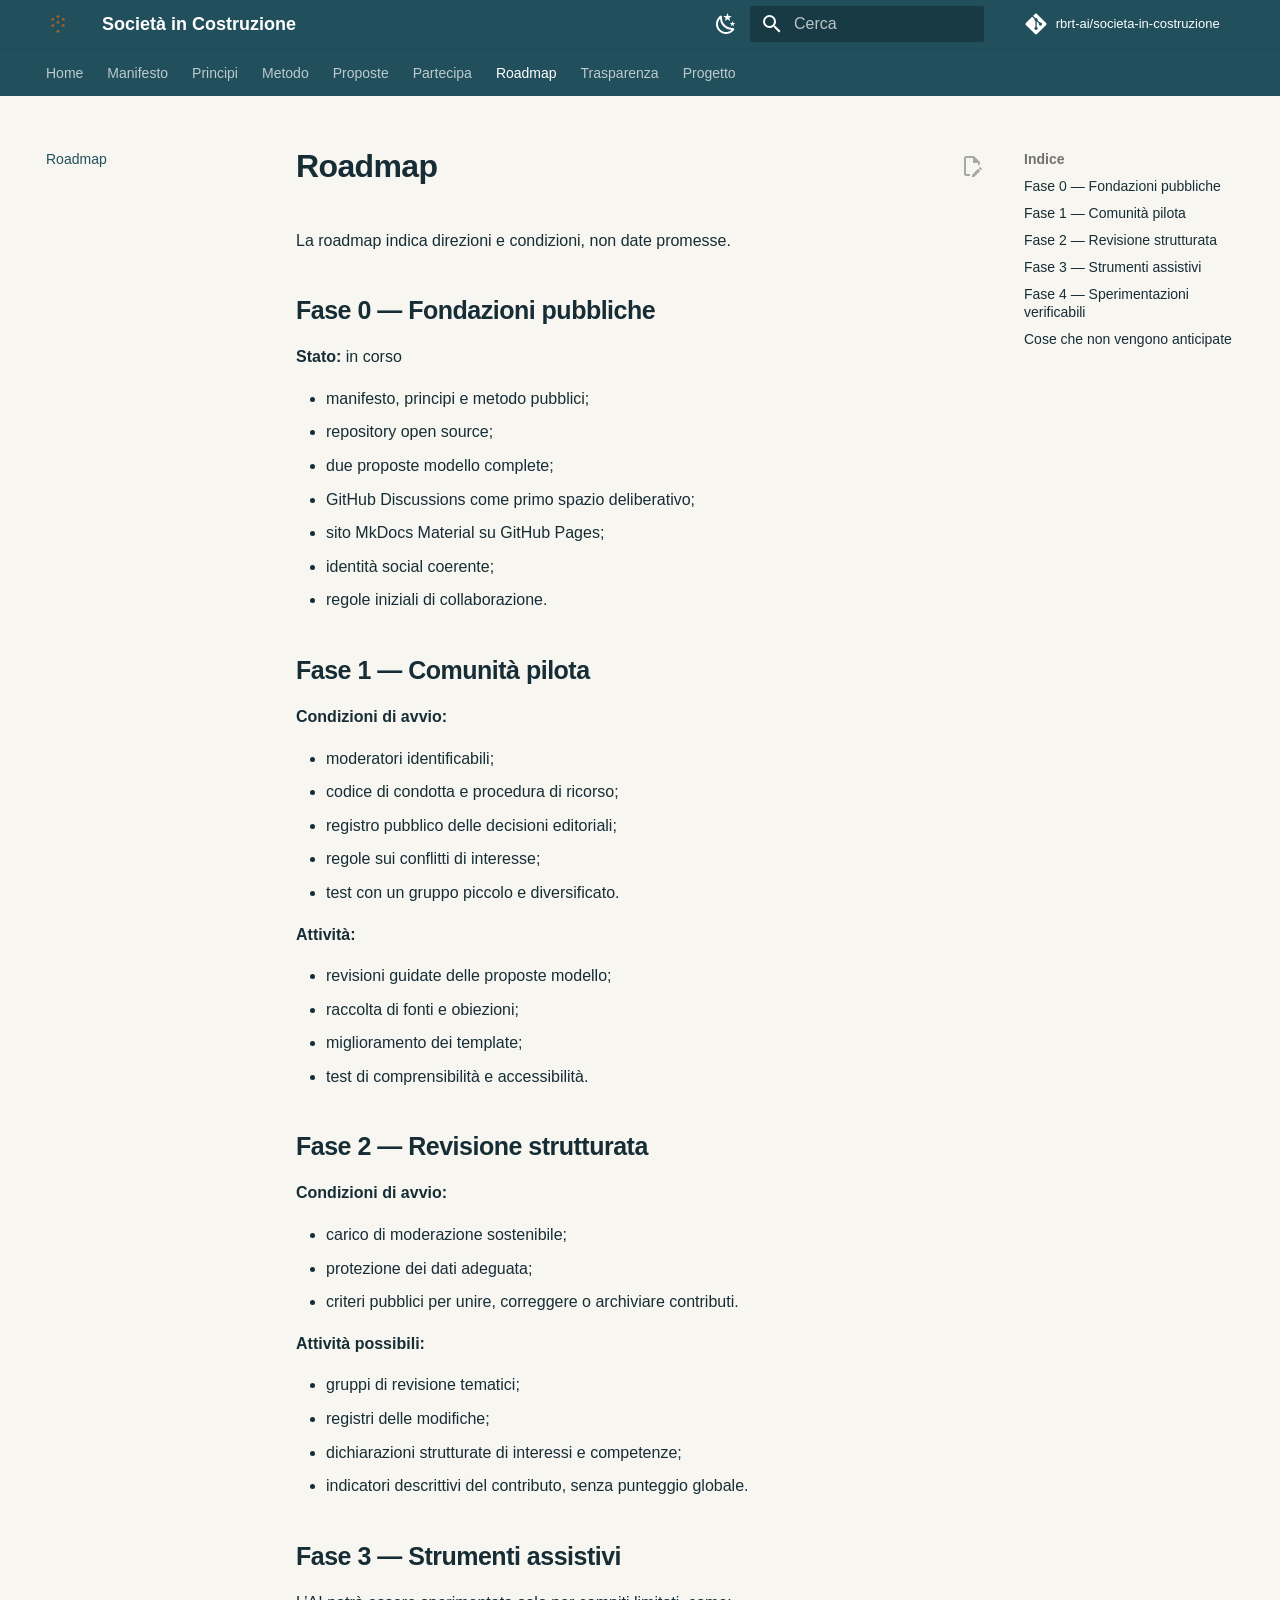
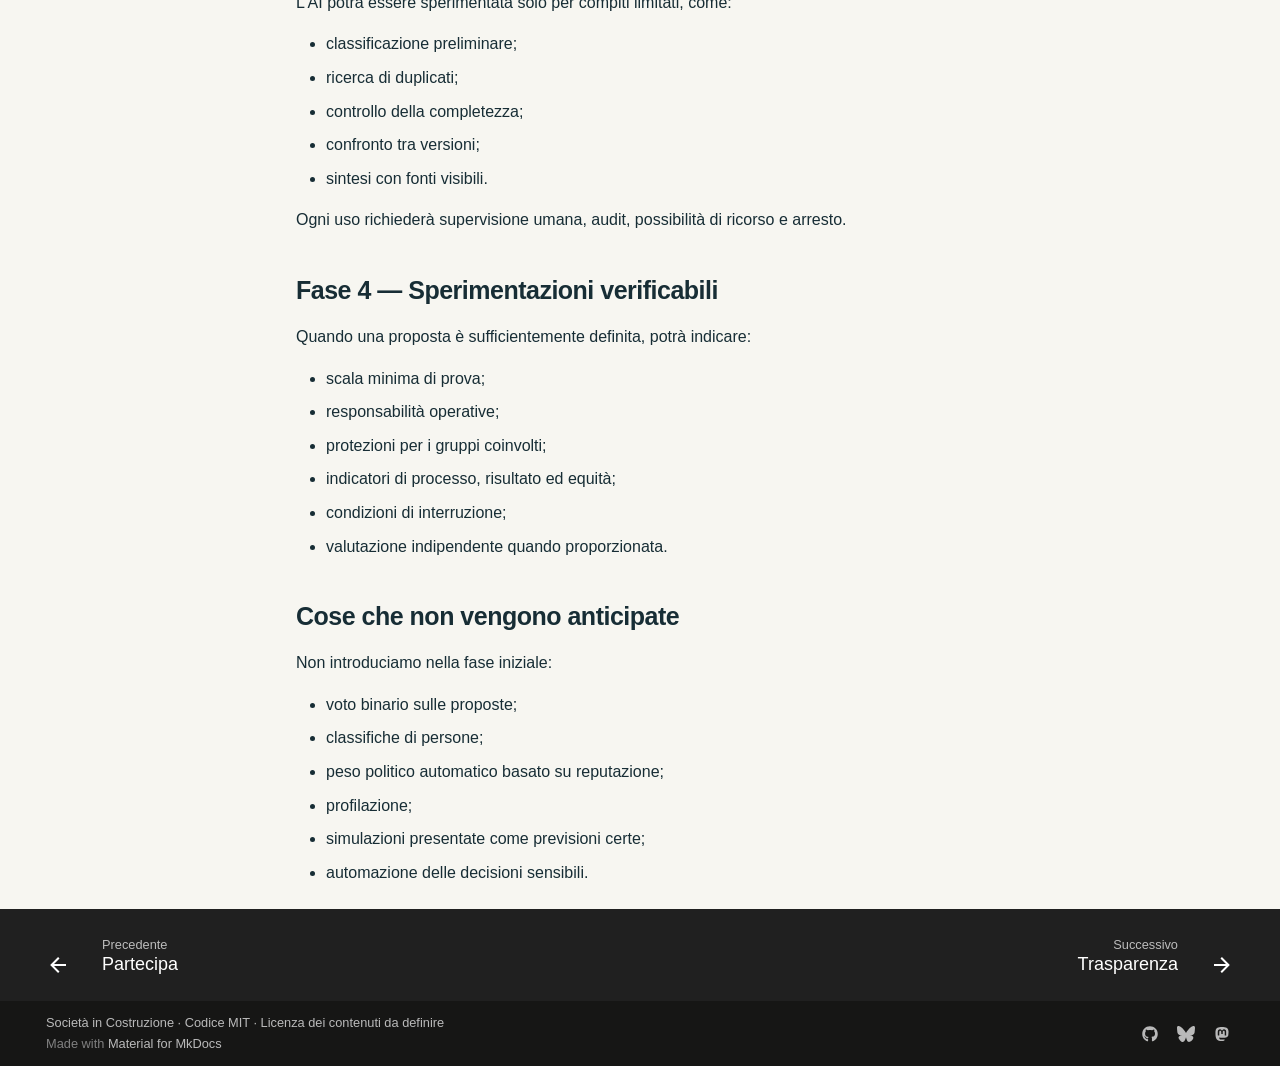
<file: roadmap/index.html>
<!doctype html>
<html lang="it" class="no-js">
  <head>
    
      <meta charset="utf-8">
      <meta name="viewport" content="width=device-width,initial-scale=1">
      
        <meta name="description" content="Piattaforma collaborativa per progettare, valutare e migliorare proposte pubbliche.">
      
      
      
        <link rel="canonical" href="https://rbrt-ai.github.io/societa-in-costruzione/roadmap/">
      
      
        <link rel="prev" href="../partecipa/">
      
      
        <link rel="next" href="../trasparenza/">
      
      
        
      
      
      <link rel="icon" href="../assets/favicon.svg">
      <meta name="generator" content="mkdocs-1.6.1, mkdocs-material-9.7.7">
    
    
      
        <title>Roadmap - Società in Costruzione</title>
      
    
    
      <link rel="stylesheet" href="../assets/stylesheets/main.ec1eaa64.min.css">
      
        
        <link rel="stylesheet" href="../assets/stylesheets/palette.ab4e12ef.min.css">
      
      


    
    
      
    
    
      
    
    
      <link rel="stylesheet" href="../stylesheets/extra.css">
    
    <script>__md_scope=new URL("..",location),__md_hash=e=>[...e].reduce(((e,_)=>(e<<5)-e+_.charCodeAt(0)),0),__md_get=(e,_=localStorage,t=__md_scope)=>JSON.parse(_.getItem(t.pathname+"."+e)),__md_set=(e,_,t=localStorage,a=__md_scope)=>{try{t.setItem(a.pathname+"."+e,JSON.stringify(_))}catch(e){}}</script>
    
      

    
    
  </head>
  
  
    
    
      
    
    
    
    
    <body dir="ltr" data-md-color-scheme="default" data-md-color-primary="teal" data-md-color-accent="amber">
  
    
    <input class="md-toggle" data-md-toggle="drawer" type="checkbox" id="__drawer" autocomplete="off">
    <input class="md-toggle" data-md-toggle="search" type="checkbox" id="__search" autocomplete="off">
    <label class="md-overlay" for="__drawer"></label>
    <div data-md-component="skip">
      
        
        <a href="#roadmap" class="md-skip">
          Vai al contenuto
        </a>
      
    </div>
    <div data-md-component="announce">
      
    </div>
    
    
      

<header class="md-header" data-md-component="header">
  <nav class="md-header__inner md-grid" aria-label="Intestazione">
    <a href=".." title="Società in Costruzione" class="md-header__button md-logo" aria-label="Società in Costruzione" data-md-component="logo">
      
  <img src="../assets/logo.svg" alt="logo">

    </a>
    <label class="md-header__button md-icon" for="__drawer">
      
      <svg xmlns="http://www.w3.org/2000/svg" viewBox="0 0 24 24"><path d="M3 6h18v2H3zm0 5h18v2H3zm0 5h18v2H3z"/></svg>
    </label>
    <div class="md-header__title" data-md-component="header-title">
      <div class="md-header__ellipsis">
        <div class="md-header__topic">
          <span class="md-ellipsis">
            Società in Costruzione
          </span>
        </div>
        <div class="md-header__topic" data-md-component="header-topic">
          <span class="md-ellipsis">
            
              Roadmap
            
          </span>
        </div>
      </div>
    </div>
    
      
        <form class="md-header__option" data-md-component="palette">
  
    
    
    
    <input class="md-option" data-md-color-media="(prefers-color-scheme: light)" data-md-color-scheme="default" data-md-color-primary="teal" data-md-color-accent="amber"  aria-label="Usa il tema scuro"  type="radio" name="__palette" id="__palette_0">
    
      <label class="md-header__button md-icon" title="Usa il tema scuro" for="__palette_1" hidden>
        <svg xmlns="http://www.w3.org/2000/svg" viewBox="0 0 24 24"><path d="m17.75 4.09-2.53 1.94.91 3.06-2.63-1.81-2.63 1.81.91-3.06-2.53-1.94L12.44 4l1.06-3 1.06 3zm3.5 6.91-1.64 1.25.59 1.98-1.7-1.17-1.7 1.17.59-1.98L15.75 11l2.06-.05L18.5 9l.69 1.95zm-2.28 4.95c.83-.08 1.72 1.1 1.19 1.85-.32.45-.66.87-1.08 1.27C15.17 23 8.84 23 4.94 19.07c-3.91-3.9-3.91-10.24 0-14.14.4-.4.82-.76 1.27-1.08.75-.53 1.93.36 1.85 1.19-.27 2.86.69 5.83 2.89 8.02a9.96 9.96 0 0 0 8.02 2.89m-1.64 2.02a12.08 12.08 0 0 1-7.8-3.47c-2.17-2.19-3.33-5-3.49-7.82-2.81 3.14-2.7 7.96.31 10.98 3.02 3.01 7.84 3.12 10.98.31"/></svg>
      </label>
    
  
    
    
    
    <input class="md-option" data-md-color-media="(prefers-color-scheme: dark)" data-md-color-scheme="slate" data-md-color-primary="teal" data-md-color-accent="amber"  aria-label="Usa il tema chiaro"  type="radio" name="__palette" id="__palette_1">
    
      <label class="md-header__button md-icon" title="Usa il tema chiaro" for="__palette_0" hidden>
        <svg xmlns="http://www.w3.org/2000/svg" viewBox="0 0 24 24"><path d="M12 7a5 5 0 0 1 5 5 5 5 0 0 1-5 5 5 5 0 0 1-5-5 5 5 0 0 1 5-5m0 2a3 3 0 0 0-3 3 3 3 0 0 0 3 3 3 3 0 0 0 3-3 3 3 0 0 0-3-3m0-7 2.39 3.42C13.65 5.15 12.84 5 12 5s-1.65.15-2.39.42zM3.34 7l4.16-.35A7.2 7.2 0 0 0 5.94 8.5c-.44.74-.69 1.5-.83 2.29zm.02 10 1.76-3.77a7.131 7.131 0 0 0 2.38 4.14zM20.65 7l-1.77 3.79a7.02 7.02 0 0 0-2.38-4.15zm-.01 10-4.14.36c.59-.51 1.12-1.14 1.54-1.86.42-.73.69-1.5.83-2.29zM12 22l-2.41-3.44c.74.27 1.55.44 2.41.44.82 0 1.63-.17 2.37-.44z"/></svg>
      </label>
    
  
</form>
      
    
    
      <script>var palette=__md_get("__palette");if(palette&&palette.color){if("(prefers-color-scheme)"===palette.color.media){var media=matchMedia("(prefers-color-scheme: light)"),input=document.querySelector(media.matches?"[data-md-color-media='(prefers-color-scheme: light)']":"[data-md-color-media='(prefers-color-scheme: dark)']");palette.color.media=input.getAttribute("data-md-color-media"),palette.color.scheme=input.getAttribute("data-md-color-scheme"),palette.color.primary=input.getAttribute("data-md-color-primary"),palette.color.accent=input.getAttribute("data-md-color-accent")}for(var[key,value]of Object.entries(palette.color))document.body.setAttribute("data-md-color-"+key,value)}</script>
    
    
    
      
      
        <label class="md-header__button md-icon" for="__search">
          
          <svg xmlns="http://www.w3.org/2000/svg" viewBox="0 0 24 24"><path d="M9.5 3A6.5 6.5 0 0 1 16 9.5c0 1.61-.59 3.09-1.56 4.23l.27.27h.79l5 5-1.5 1.5-5-5v-.79l-.27-.27A6.52 6.52 0 0 1 9.5 16 6.5 6.5 0 0 1 3 9.5 6.5 6.5 0 0 1 9.5 3m0 2C7 5 5 7 5 9.5S7 14 9.5 14 14 12 14 9.5 12 5 9.5 5"/></svg>
        </label>
        <div class="md-search" data-md-component="search" role="dialog">
  <label class="md-search__overlay" for="__search"></label>
  <div class="md-search__inner" role="search">
    <form class="md-search__form" name="search">
      <input type="text" class="md-search__input" name="query" aria-label="Cerca" placeholder="Cerca" autocapitalize="off" autocorrect="off" autocomplete="off" spellcheck="false" data-md-component="search-query" required>
      <label class="md-search__icon md-icon" for="__search">
        
        <svg xmlns="http://www.w3.org/2000/svg" viewBox="0 0 24 24"><path d="M9.5 3A6.5 6.5 0 0 1 16 9.5c0 1.61-.59 3.09-1.56 4.23l.27.27h.79l5 5-1.5 1.5-5-5v-.79l-.27-.27A6.52 6.52 0 0 1 9.5 16 6.5 6.5 0 0 1 3 9.5 6.5 6.5 0 0 1 9.5 3m0 2C7 5 5 7 5 9.5S7 14 9.5 14 14 12 14 9.5 12 5 9.5 5"/></svg>
        
        <svg xmlns="http://www.w3.org/2000/svg" viewBox="0 0 24 24"><path d="M20 11v2H8l5.5 5.5-1.42 1.42L4.16 12l7.92-7.92L13.5 5.5 8 11z"/></svg>
      </label>
      <nav class="md-search__options" aria-label="Cerca">
        
          <a href="javascript:void(0)" class="md-search__icon md-icon" title="Condividi" aria-label="Condividi" data-clipboard data-clipboard-text="" data-md-component="search-share" tabindex="-1">
            
            <svg xmlns="http://www.w3.org/2000/svg" viewBox="0 0 24 24"><path d="M18 16.08c-.76 0-1.44.3-1.96.77L8.91 12.7c.05-.23.09-.46.09-.7s-.04-.47-.09-.7l7.05-4.11c.54.5 1.25.81 2.04.81a3 3 0 0 0 3-3 3 3 0 0 0-3-3 3 3 0 0 0-3 3c0 .24.04.47.09.7L8.04 9.81C7.5 9.31 6.79 9 6 9a3 3 0 0 0-3 3 3 3 0 0 0 3 3c.79 0 1.5-.31 2.04-.81l7.12 4.15c-.05.21-.08.43-.08.66 0 1.61 1.31 2.91 2.92 2.91s2.92-1.3 2.92-2.91A2.92 2.92 0 0 0 18 16.08"/></svg>
          </a>
        
        <button type="reset" class="md-search__icon md-icon" title="Cancella" aria-label="Cancella" tabindex="-1">
          
          <svg xmlns="http://www.w3.org/2000/svg" viewBox="0 0 24 24"><path d="M19 6.41 17.59 5 12 10.59 6.41 5 5 6.41 10.59 12 5 17.59 6.41 19 12 13.41 17.59 19 19 17.59 13.41 12z"/></svg>
        </button>
      </nav>
      
    </form>
    <div class="md-search__output">
      <div class="md-search__scrollwrap" tabindex="0" data-md-scrollfix>
        <div class="md-search-result" data-md-component="search-result">
          <div class="md-search-result__meta">
            Inizializza la ricerca
          </div>
          <ol class="md-search-result__list" role="presentation"></ol>
        </div>
      </div>
    </div>
  </div>
</div>
      
    
    
      <div class="md-header__source">
        <a href="https://github.com/rbrt-ai/societa-in-costruzione" title="Apri repository" class="md-source" data-md-component="source">
  <div class="md-source__icon md-icon">
    
    <svg xmlns="http://www.w3.org/2000/svg" viewBox="0 0 448 512"><!--! Font Awesome Free 7.1.0 by @fontawesome - https://fontawesome.com License - https://fontawesome.com/license/free (Icons: CC BY 4.0, Fonts: SIL OFL 1.1, Code: MIT License) Copyright 2025 Fonticons, Inc.--><path d="M439.6 236.1 244 40.5c-5.4-5.5-12.8-8.5-20.4-8.5s-15 3-20.4 8.4L162.5 81l51.5 51.5c27.1-9.1 52.7 16.8 43.4 43.7l49.7 49.7c34.2-11.8 61.2 31 35.5 56.7-26.5 26.5-70.2-2.9-56-37.3L240.3 199v121.9c25.3 12.5 22.3 41.8 9.1 55-6.4 6.4-15.2 10.1-24.3 10.1s-17.8-3.6-24.3-10.1c-17.6-17.6-11.1-46.9 11.2-56v-123c-20.8-8.5-24.6-30.7-18.6-45L142.6 101 8.5 235.1C3 240.6 0 247.9 0 255.5s3 15 8.5 20.4l195.6 195.7c5.4 5.4 12.7 8.4 20.4 8.4s15-3 20.4-8.4l194.7-194.7c5.4-5.4 8.4-12.8 8.4-20.4s-3-15-8.4-20.4"/></svg>
  </div>
  <div class="md-source__repository">
    rbrt-ai/societa-in-costruzione
  </div>
</a>
      </div>
    
  </nav>
  
</header>
    
    <div class="md-container" data-md-component="container">
      
      
        
          
            
<nav class="md-tabs" aria-label="Tabs" data-md-component="tabs">
  <div class="md-grid">
    <ul class="md-tabs__list">
      
        
  
  
  
  
    <li class="md-tabs__item">
      <a href=".." class="md-tabs__link">
        
  
  
    
  
  Home

      </a>
    </li>
  

      
        
  
  
  
  
    <li class="md-tabs__item">
      <a href="../manifesto/" class="md-tabs__link">
        
  
  
    
  
  Manifesto

      </a>
    </li>
  

      
        
  
  
  
  
    <li class="md-tabs__item">
      <a href="../principi/" class="md-tabs__link">
        
  
  
    
  
  Principi

      </a>
    </li>
  

      
        
  
  
  
  
    <li class="md-tabs__item">
      <a href="../metodo/" class="md-tabs__link">
        
  
  
    
  
  Metodo

      </a>
    </li>
  

      
        
  
  
  
  
    
    
      <li class="md-tabs__item">
        <a href="../proposte/" class="md-tabs__link">
          
  
  
    
  
  Proposte

        </a>
      </li>
    
  

      
        
  
  
  
  
    <li class="md-tabs__item">
      <a href="../partecipa/" class="md-tabs__link">
        
  
  
    
  
  Partecipa

      </a>
    </li>
  

      
        
  
  
  
    
  
  
    <li class="md-tabs__item md-tabs__item--active">
      <a href="./" class="md-tabs__link">
        
  
  
    
  
  Roadmap

      </a>
    </li>
  

      
        
  
  
  
  
    <li class="md-tabs__item">
      <a href="../trasparenza/" class="md-tabs__link">
        
  
  
    
  
  Trasparenza

      </a>
    </li>
  

      
        
  
  
  
  
    
    
      <li class="md-tabs__item">
        <a href="../naming/" class="md-tabs__link">
          
  
  
    
  
  Progetto

        </a>
      </li>
    
  

      
    </ul>
  </div>
</nav>
          
        
      
      <main class="md-main" data-md-component="main">
        <div class="md-main__inner md-grid">
          
            
              
              <div class="md-sidebar md-sidebar--primary" data-md-component="sidebar" data-md-type="navigation" >
                <div class="md-sidebar__scrollwrap">
                  <div class="md-sidebar__inner">
                    


  


<nav class="md-nav md-nav--primary md-nav--lifted" aria-label="Navigazione" data-md-level="0">
  <label class="md-nav__title" for="__drawer">
    <a href=".." title="Società in Costruzione" class="md-nav__button md-logo" aria-label="Società in Costruzione" data-md-component="logo">
      
  <img src="../assets/logo.svg" alt="logo">

    </a>
    Società in Costruzione
  </label>
  
    <div class="md-nav__source">
      <a href="https://github.com/rbrt-ai/societa-in-costruzione" title="Apri repository" class="md-source" data-md-component="source">
  <div class="md-source__icon md-icon">
    
    <svg xmlns="http://www.w3.org/2000/svg" viewBox="0 0 448 512"><!--! Font Awesome Free 7.1.0 by @fontawesome - https://fontawesome.com License - https://fontawesome.com/license/free (Icons: CC BY 4.0, Fonts: SIL OFL 1.1, Code: MIT License) Copyright 2025 Fonticons, Inc.--><path d="M439.6 236.1 244 40.5c-5.4-5.5-12.8-8.5-20.4-8.5s-15 3-20.4 8.4L162.5 81l51.5 51.5c27.1-9.1 52.7 16.8 43.4 43.7l49.7 49.7c34.2-11.8 61.2 31 35.5 56.7-26.5 26.5-70.2-2.9-56-37.3L240.3 199v121.9c25.3 12.5 22.3 41.8 9.1 55-6.4 6.4-15.2 10.1-24.3 10.1s-17.8-3.6-24.3-10.1c-17.6-17.6-11.1-46.9 11.2-56v-123c-20.8-8.5-24.6-30.7-18.6-45L142.6 101 8.5 235.1C3 240.6 0 247.9 0 255.5s3 15 8.5 20.4l195.6 195.7c5.4 5.4 12.7 8.4 20.4 8.4s15-3 20.4-8.4l194.7-194.7c5.4-5.4 8.4-12.8 8.4-20.4s-3-15-8.4-20.4"/></svg>
  </div>
  <div class="md-source__repository">
    rbrt-ai/societa-in-costruzione
  </div>
</a>
    </div>
  
  <ul class="md-nav__list" data-md-scrollfix>
    
      
      
  
  
  
  
    <li class="md-nav__item">
      <a href=".." class="md-nav__link">
        
  
  
  <span class="md-ellipsis">
    
  
    Home
  

    
  </span>
  
  

      </a>
    </li>
  

    
      
      
  
  
  
  
    <li class="md-nav__item">
      <a href="../manifesto/" class="md-nav__link">
        
  
  
  <span class="md-ellipsis">
    
  
    Manifesto
  

    
  </span>
  
  

      </a>
    </li>
  

    
      
      
  
  
  
  
    <li class="md-nav__item">
      <a href="../principi/" class="md-nav__link">
        
  
  
  <span class="md-ellipsis">
    
  
    Principi
  

    
  </span>
  
  

      </a>
    </li>
  

    
      
      
  
  
  
  
    <li class="md-nav__item">
      <a href="../metodo/" class="md-nav__link">
        
  
  
  <span class="md-ellipsis">
    
  
    Metodo
  

    
  </span>
  
  

      </a>
    </li>
  

    
      
      
  
  
  
  
    
    
      
        
          
        
      
        
      
        
      
        
      
    
    
    
      
      
        
      
    
    
    <li class="md-nav__item md-nav__item--nested">
      
        
        
        <input class="md-nav__toggle md-toggle " type="checkbox" id="__nav_5" >
        
          
          <div class="md-nav__link md-nav__container">
            <a href="../proposte/" class="md-nav__link ">
              
  
  
  <span class="md-ellipsis">
    
  
    Proposte
  

    
  </span>
  
  

            </a>
            
              
              <label class="md-nav__link " for="__nav_5" id="__nav_5_label" tabindex="0">
                <span class="md-nav__icon md-icon"></span>
              </label>
            
          </div>
        
        <nav class="md-nav" data-md-level="1" aria-labelledby="__nav_5_label" aria-expanded="false">
          <label class="md-nav__title" for="__nav_5">
            <span class="md-nav__icon md-icon"></span>
            
  
    Proposte
  

          </label>
          <ul class="md-nav__list" data-md-scrollfix>
            
              
            
              
                
  
  
  
  
    <li class="md-nav__item">
      <a href="../proposte/salute-mentale-territoriale/" class="md-nav__link">
        
  
  
  <span class="md-ellipsis">
    
  
    Benessere psicologico
  

    
  </span>
  
  

      </a>
    </li>
  

              
            
              
                
  
  
  
  
    <li class="md-nav__item">
      <a href="../proposte/apprendimento-permanente/" class="md-nav__link">
        
  
  
  <span class="md-ellipsis">
    
  
    Apprendimento permanente
  

    
  </span>
  
  

      </a>
    </li>
  

              
            
              
                
  
  
  
  
    <li class="md-nav__item">
      <a href="../proposte/template/" class="md-nav__link">
        
  
  
  <span class="md-ellipsis">
    
  
    Template
  

    
  </span>
  
  

      </a>
    </li>
  

              
            
          </ul>
        </nav>
      
    </li>
  

    
      
      
  
  
  
  
    <li class="md-nav__item">
      <a href="../partecipa/" class="md-nav__link">
        
  
  
  <span class="md-ellipsis">
    
  
    Partecipa
  

    
  </span>
  
  

      </a>
    </li>
  

    
      
      
  
  
    
  
  
  
    <li class="md-nav__item md-nav__item--active">
      
      <input class="md-nav__toggle md-toggle" type="checkbox" id="__toc">
      
      
        
      
      
        <label class="md-nav__link md-nav__link--active" for="__toc">
          
  
  
  <span class="md-ellipsis">
    
  
    Roadmap
  

    
  </span>
  
  

          <span class="md-nav__icon md-icon"></span>
        </label>
      
      <a href="./" class="md-nav__link md-nav__link--active">
        
  
  
  <span class="md-ellipsis">
    
  
    Roadmap
  

    
  </span>
  
  

      </a>
      
        

<nav class="md-nav md-nav--secondary" aria-label="Indice">
  
  
  
    
  
  
    <label class="md-nav__title" for="__toc">
      <span class="md-nav__icon md-icon"></span>
      Indice
    </label>
    <ul class="md-nav__list" data-md-component="toc" data-md-scrollfix>
      
        <li class="md-nav__item">
  <a href="#fase-0-fondazioni-pubbliche" class="md-nav__link">
    <span class="md-ellipsis">
      
        Fase 0 — Fondazioni pubbliche
      
    </span>
  </a>
  
</li>
      
        <li class="md-nav__item">
  <a href="#fase-1-comunita-pilota" class="md-nav__link">
    <span class="md-ellipsis">
      
        Fase 1 — Comunità pilota
      
    </span>
  </a>
  
</li>
      
        <li class="md-nav__item">
  <a href="#fase-2-revisione-strutturata" class="md-nav__link">
    <span class="md-ellipsis">
      
        Fase 2 — Revisione strutturata
      
    </span>
  </a>
  
</li>
      
        <li class="md-nav__item">
  <a href="#fase-3-strumenti-assistivi" class="md-nav__link">
    <span class="md-ellipsis">
      
        Fase 3 — Strumenti assistivi
      
    </span>
  </a>
  
</li>
      
        <li class="md-nav__item">
  <a href="#fase-4-sperimentazioni-verificabili" class="md-nav__link">
    <span class="md-ellipsis">
      
        Fase 4 — Sperimentazioni verificabili
      
    </span>
  </a>
  
</li>
      
        <li class="md-nav__item">
  <a href="#cose-che-non-vengono-anticipate" class="md-nav__link">
    <span class="md-ellipsis">
      
        Cose che non vengono anticipate
      
    </span>
  </a>
  
</li>
      
    </ul>
  
</nav>
      
    </li>
  

    
      
      
  
  
  
  
    <li class="md-nav__item">
      <a href="../trasparenza/" class="md-nav__link">
        
  
  
  <span class="md-ellipsis">
    
  
    Trasparenza
  

    
  </span>
  
  

      </a>
    </li>
  

    
      
      
  
  
  
  
    
    
      
        
      
        
      
        
      
    
    
    
      
      
        
      
    
    
    <li class="md-nav__item md-nav__item--nested">
      
        
        
        <input class="md-nav__toggle md-toggle " type="checkbox" id="__nav_9" >
        
          
          <label class="md-nav__link" for="__nav_9" id="__nav_9_label" tabindex="0">
            
  
  
  <span class="md-ellipsis">
    
  
    Progetto
  

    
  </span>
  
  

            <span class="md-nav__icon md-icon"></span>
          </label>
        
        <nav class="md-nav" data-md-level="1" aria-labelledby="__nav_9_label" aria-expanded="false">
          <label class="md-nav__title" for="__nav_9">
            <span class="md-nav__icon md-icon"></span>
            
  
    Progetto
  

          </label>
          <ul class="md-nav__list" data-md-scrollfix>
            
              
                
  
  
  
  
    <li class="md-nav__item">
      <a href="../naming/" class="md-nav__link">
        
  
  
  <span class="md-ellipsis">
    
  
    Identità
  

    
  </span>
  
  

      </a>
    </li>
  

              
            
              
                
  
  
  
  
    <li class="md-nav__item">
      <a href="../comunicazione/identita-social/" class="md-nav__link">
        
  
  
  <span class="md-ellipsis">
    
  
    Identità social
  

    
  </span>
  
  

      </a>
    </li>
  

              
            
              
                
  
  
  
  
    <li class="md-nav__item">
      <a href="../usability-test/" class="md-nav__link">
        
  
  
  <span class="md-ellipsis">
    
  
    Test di comprensibilità
  

    
  </span>
  
  

      </a>
    </li>
  

              
            
          </ul>
        </nav>
      
    </li>
  

    
  </ul>
</nav>
                  </div>
                </div>
              </div>
            
            
              
              <div class="md-sidebar md-sidebar--secondary" data-md-component="sidebar" data-md-type="toc" >
                <div class="md-sidebar__scrollwrap">
                  <div class="md-sidebar__inner">
                    

<nav class="md-nav md-nav--secondary" aria-label="Indice">
  
  
  
    
  
  
    <label class="md-nav__title" for="__toc">
      <span class="md-nav__icon md-icon"></span>
      Indice
    </label>
    <ul class="md-nav__list" data-md-component="toc" data-md-scrollfix>
      
        <li class="md-nav__item">
  <a href="#fase-0-fondazioni-pubbliche" class="md-nav__link">
    <span class="md-ellipsis">
      
        Fase 0 — Fondazioni pubbliche
      
    </span>
  </a>
  
</li>
      
        <li class="md-nav__item">
  <a href="#fase-1-comunita-pilota" class="md-nav__link">
    <span class="md-ellipsis">
      
        Fase 1 — Comunità pilota
      
    </span>
  </a>
  
</li>
      
        <li class="md-nav__item">
  <a href="#fase-2-revisione-strutturata" class="md-nav__link">
    <span class="md-ellipsis">
      
        Fase 2 — Revisione strutturata
      
    </span>
  </a>
  
</li>
      
        <li class="md-nav__item">
  <a href="#fase-3-strumenti-assistivi" class="md-nav__link">
    <span class="md-ellipsis">
      
        Fase 3 — Strumenti assistivi
      
    </span>
  </a>
  
</li>
      
        <li class="md-nav__item">
  <a href="#fase-4-sperimentazioni-verificabili" class="md-nav__link">
    <span class="md-ellipsis">
      
        Fase 4 — Sperimentazioni verificabili
      
    </span>
  </a>
  
</li>
      
        <li class="md-nav__item">
  <a href="#cose-che-non-vengono-anticipate" class="md-nav__link">
    <span class="md-ellipsis">
      
        Cose che non vengono anticipate
      
    </span>
  </a>
  
</li>
      
    </ul>
  
</nav>
                  </div>
                </div>
              </div>
            
          
          
            <div class="md-content" data-md-component="content">
              
              <article class="md-content__inner md-typeset">
                
                  


  
    <a href="https://github.com/rbrt-ai/societa-in-costruzione/edit/main/docs/roadmap.md" title="Modifica" class="md-content__button md-icon" rel="edit">
      
      <svg xmlns="http://www.w3.org/2000/svg" viewBox="0 0 24 24"><path d="M10 20H6V4h7v5h5v3.1l2-2V8l-6-6H6c-1.1 0-2 .9-2 2v16c0 1.1.9 2 2 2h4zm10.2-7c.1 0 .3.1.4.2l1.3 1.3c.2.2.2.6 0 .8l-1 1-2.1-2.1 1-1c.1-.1.2-.2.4-.2m0 3.9L14.1 23H12v-2.1l6.1-6.1z"/></svg>
    </a>
  
  


<h1 id="roadmap">Roadmap</h1>
<p>La roadmap indica direzioni e condizioni, non date promesse.</p>
<h2 id="fase-0-fondazioni-pubbliche">Fase 0 — Fondazioni pubbliche</h2>
<p><strong>Stato:</strong> in corso</p>
<ul>
<li>manifesto, principi e metodo pubblici;</li>
<li>repository open source;</li>
<li>due proposte modello complete;</li>
<li>GitHub Discussions come primo spazio deliberativo;</li>
<li>sito MkDocs Material su GitHub Pages;</li>
<li>identità social coerente;</li>
<li>regole iniziali di collaborazione.</li>
</ul>
<h2 id="fase-1-comunita-pilota">Fase 1 — Comunità pilota</h2>
<p><strong>Condizioni di avvio:</strong></p>
<ul>
<li>moderatori identificabili;</li>
<li>codice di condotta e procedura di ricorso;</li>
<li>registro pubblico delle decisioni editoriali;</li>
<li>regole sui conflitti di interesse;</li>
<li>test con un gruppo piccolo e diversificato.</li>
</ul>
<p><strong>Attività:</strong></p>
<ul>
<li>revisioni guidate delle proposte modello;</li>
<li>raccolta di fonti e obiezioni;</li>
<li>miglioramento dei template;</li>
<li>test di comprensibilità e accessibilità.</li>
</ul>
<h2 id="fase-2-revisione-strutturata">Fase 2 — Revisione strutturata</h2>
<p><strong>Condizioni di avvio:</strong></p>
<ul>
<li>carico di moderazione sostenibile;</li>
<li>protezione dei dati adeguata;</li>
<li>criteri pubblici per unire, correggere o archiviare contributi.</li>
</ul>
<p><strong>Attività possibili:</strong></p>
<ul>
<li>gruppi di revisione tematici;</li>
<li>registri delle modifiche;</li>
<li>dichiarazioni strutturate di interessi e competenze;</li>
<li>indicatori descrittivi del contributo, senza punteggio globale.</li>
</ul>
<h2 id="fase-3-strumenti-assistivi">Fase 3 — Strumenti assistivi</h2>
<p>L’AI potrà essere sperimentata solo per compiti limitati, come:</p>
<ul>
<li>classificazione preliminare;</li>
<li>ricerca di duplicati;</li>
<li>controllo della completezza;</li>
<li>confronto tra versioni;</li>
<li>sintesi con fonti visibili.</li>
</ul>
<p>Ogni uso richiederà supervisione umana, audit, possibilità di ricorso e arresto.</p>
<h2 id="fase-4-sperimentazioni-verificabili">Fase 4 — Sperimentazioni verificabili</h2>
<p>Quando una proposta è sufficientemente definita, potrà indicare:</p>
<ul>
<li>scala minima di prova;</li>
<li>responsabilità operative;</li>
<li>protezioni per i gruppi coinvolti;</li>
<li>indicatori di processo, risultato ed equità;</li>
<li>condizioni di interruzione;</li>
<li>valutazione indipendente quando proporzionata.</li>
</ul>
<h2 id="cose-che-non-vengono-anticipate">Cose che non vengono anticipate</h2>
<p>Non introduciamo nella fase iniziale:</p>
<ul>
<li>voto binario sulle proposte;</li>
<li>classifiche di persone;</li>
<li>peso politico automatico basato su reputazione;</li>
<li>profilazione;</li>
<li>simulazioni presentate come previsioni certe;</li>
<li>automazione delle decisioni sensibili.</li>
</ul>












                
              </article>
            </div>
          
          
<script>var target=document.getElementById(location.hash.slice(1));target&&target.name&&(target.checked=target.name.startsWith("__tabbed_"))</script>
        </div>
        
          <button type="button" class="md-top md-icon" data-md-component="top" hidden>
  
  <svg xmlns="http://www.w3.org/2000/svg" viewBox="0 0 24 24"><path d="M13 20h-2V8l-5.5 5.5-1.42-1.42L12 4.16l7.92 7.92-1.42 1.42L13 8z"/></svg>
  Torna su
</button>
        
      </main>
      
        <footer class="md-footer">
  
    
      
      <nav class="md-footer__inner md-grid" aria-label="Piede" >
        
          
          <a href="../partecipa/" class="md-footer__link md-footer__link--prev" aria-label="Precedente: Partecipa">
            <div class="md-footer__button md-icon">
              
              <svg xmlns="http://www.w3.org/2000/svg" viewBox="0 0 24 24"><path d="M20 11v2H8l5.5 5.5-1.42 1.42L4.16 12l7.92-7.92L13.5 5.5 8 11z"/></svg>
            </div>
            <div class="md-footer__title">
              <span class="md-footer__direction">
                Precedente
              </span>
              <div class="md-ellipsis">
                Partecipa
              </div>
            </div>
          </a>
        
        
          
          <a href="../trasparenza/" class="md-footer__link md-footer__link--next" aria-label="Successivo: Trasparenza">
            <div class="md-footer__title">
              <span class="md-footer__direction">
                Successivo
              </span>
              <div class="md-ellipsis">
                Trasparenza
              </div>
            </div>
            <div class="md-footer__button md-icon">
              
              <svg xmlns="http://www.w3.org/2000/svg" viewBox="0 0 24 24"><path d="M4 11v2h12l-5.5 5.5 1.42 1.42L19.84 12l-7.92-7.92L10.5 5.5 16 11z"/></svg>
            </div>
          </a>
        
      </nav>
    
  
  <div class="md-footer-meta md-typeset">
    <div class="md-footer-meta__inner md-grid">
      <div class="md-copyright">
  
    <div class="md-copyright__highlight">
      Società in Costruzione · Codice MIT · Licenza dei contenuti da definire
    </div>
  
  
    Made with
    <a href="https://squidfunk.github.io/mkdocs-material/" target="_blank" rel="noopener">
      Material for MkDocs
    </a>
  
</div>
      
        
<div class="md-social">
  
    
    
    
    
    <a href="https://github.com/rbrt-ai/societa-in-costruzione" target="_blank" rel="noopener" title="Repository GitHub" class="md-social__link">
      <svg xmlns="http://www.w3.org/2000/svg" viewBox="0 0 512 512"><!--! Font Awesome Free 7.1.0 by @fontawesome - https://fontawesome.com License - https://fontawesome.com/license/free (Icons: CC BY 4.0, Fonts: SIL OFL 1.1, Code: MIT License) Copyright 2025 Fonticons, Inc.--><path d="M173.9 397.4c0 2-2.3 3.6-5.2 3.6-3.3.3-5.6-1.3-5.6-3.6 0-2 2.3-3.6 5.2-3.6 3-.3 5.6 1.3 5.6 3.6m-31.1-4.5c-.7 2 1.3 4.3 4.3 4.9 2.6 1 5.6 0 6.2-2s-1.3-4.3-4.3-5.2c-2.6-.7-5.5.3-6.2 2.3m44.2-1.7c-2.9.7-4.9 2.6-4.6 4.9.3 2 2.9 3.3 5.9 2.6 2.9-.7 4.9-2.6 4.6-4.6-.3-1.9-3-3.2-5.9-2.9M252.8 8C114.1 8 8 113.3 8 252c0 110.9 69.8 205.8 169.5 239.2 12.8 2.3 17.3-5.6 17.3-12.1 0-6.2-.3-40.4-.3-61.4 0 0-70 15-84.7-29.8 0 0-11.4-29.1-27.8-36.6 0 0-22.9-15.7 1.6-15.4 0 0 24.9 2 38.6 25.8 21.9 38.6 58.6 27.5 72.9 20.9 2.3-16 8.8-27.1 16-33.7-55.9-6.2-112.3-14.3-112.3-110.5 0-27.5 7.6-41.3 23.6-58.9-2.6-6.5-11.1-33.3 2.6-67.9 20.9-6.5 69 27 69 27 20-5.6 41.5-8.5 62.8-8.5s42.8 2.9 62.8 8.5c0 0 48.1-33.6 69-27 13.7 34.7 5.2 61.4 2.6 67.9 16 17.7 25.8 31.5 25.8 58.9 0 96.5-58.9 104.2-114.8 110.5 9.2 7.9 17 22.9 17 46.4 0 33.7-.3 75.4-.3 83.6 0 6.5 4.6 14.4 17.3 12.1C436.2 457.8 504 362.9 504 252 504 113.3 391.5 8 252.8 8M105.2 352.9c-1.3 1-1 3.3.7 5.2 1.6 1.6 3.9 2.3 5.2 1 1.3-1 1-3.3-.7-5.2-1.6-1.6-3.9-2.3-5.2-1m-10.8-8.1c-.7 1.3.3 2.9 2.3 3.9 1.6 1 3.6.7 4.3-.7.7-1.3-.3-2.9-2.3-3.9-2-.6-3.6-.3-4.3.7m32.4 35.6c-1.6 1.3-1 4.3 1.3 6.2 2.3 2.3 5.2 2.6 6.5 1 1.3-1.3.7-4.3-1.3-6.2-2.2-2.3-5.2-2.6-6.5-1m-11.4-14.7c-1.6 1-1.6 3.6 0 5.9s4.3 3.3 5.6 2.3c1.6-1.3 1.6-3.9 0-6.2-1.4-2.3-4-3.3-5.6-2"/></svg>
    </a>
  
    
    
    
    
    <a href="https://bsky.app/profile/societacostruzione.bsky.social" target="_blank" rel="noopener" title="Società in Costruzione su Bluesky" class="md-social__link">
      <svg xmlns="http://www.w3.org/2000/svg" viewBox="0 0 576 512"><!--! Font Awesome Free 7.1.0 by @fontawesome - https://fontawesome.com License - https://fontawesome.com/license/free (Icons: CC BY 4.0, Fonts: SIL OFL 1.1, Code: MIT License) Copyright 2025 Fonticons, Inc.--><path d="M407.8 294.7c-3.3-.4-6.7-.8-10-1.3 3.4.4 6.7.9 10 1.3M288 227.1c-26.1-50.7-97.1-145.2-163.1-191.8C61.6-9.4 37.5-1.7 21.6 5.5 3.3 13.8 0 41.9 0 58.4S9.1 194 15 213.9c19.5 65.7 89.1 87.9 153.2 80.7 3.3-.5 6.6-.9 10-1.4-3.3.5-6.6 1-10 1.4-93.9 14-177.3 48.2-67.9 169.9C220.6 589.1 265.1 437.8 288 361.1c22.9 76.7 49.2 222.5 185.6 103.4 102.4-103.4 28.1-156-65.8-169.9-3.3-.4-6.7-.8-10-1.3 3.4.4 6.7.9 10 1.3 64.1 7.1 133.6-15.1 153.2-80.7C566.9 194 576 75 576 58.4s-3.3-44.7-21.6-52.9c-15.8-7.1-40-14.9-103.2 29.8C385.1 81.9 314.1 176.4 288 227.1"/></svg>
    </a>
  
    
    
      
    
    
    
    <a href="https://mastodon.social/@societaideale" target="_blank" rel="noopener me" title="Società in Costruzione su Mastodon" class="md-social__link">
      <svg xmlns="http://www.w3.org/2000/svg" viewBox="0 0 448 512"><!--! Font Awesome Free 7.1.0 by @fontawesome - https://fontawesome.com License - https://fontawesome.com/license/free (Icons: CC BY 4.0, Fonts: SIL OFL 1.1, Code: MIT License) Copyright 2025 Fonticons, Inc.--><path d="M433 179.1c0-97.2-63.7-125.7-63.7-125.7-62.5-28.7-228.6-28.4-290.5 0 0 0-63.7 28.5-63.7 125.7 0 115.7-6.6 259.4 105.6 289.1 40.5 10.7 75.3 13 103.3 11.4 50.8-2.8 79.3-18.1 79.3-18.1l-1.7-36.9s-36.3 11.4-77.1 10.1c-40.4-1.4-83-4.4-89.6-54-.6-4.6-.9-9.3-.9-13.9 85.6 20.9 158.7 9.1 178.7 6.7 56.1-6.7 105-41.3 111.2-72.9 9.8-49.8 9-121.5 9-121.5zm-75.1 125.2h-46.6V190.1c0-49.7-64-51.6-64 6.9v62.5H201V197c0-58.5-64-56.6-64-6.9v114.2H90.3c0-122.1-5.2-147.9 18.4-175 25.9-28.9 79.8-30.8 103.8 6.1l11.6 19.5 11.6-19.5c24.1-37.1 78.1-34.8 103.8-6.1 23.7 27.3 18.4 53 18.4 175"/></svg>
    </a>
  
</div>
      
    </div>
  </div>
</footer>
      
    </div>
    <div class="md-dialog" data-md-component="dialog">
      <div class="md-dialog__inner md-typeset"></div>
    </div>
    
      <div class="md-progress" data-md-component="progress" role="progressbar"></div>
    
    
    
      
      
      <script id="__config" type="application/json">{"annotate": null, "base": "..", "features": ["navigation.tabs", "navigation.sections", "navigation.indexes", "navigation.footer", "navigation.instant", "navigation.instant.progress", "navigation.top", "toc.follow", "search.highlight", "search.share", "content.action.edit", "content.code.copy"], "search": "../assets/javascripts/workers/search.2c215733.min.js", "tags": null, "translations": {"clipboard.copied": "Copiato", "clipboard.copy": "Copia", "search.result.more.one": "1 altro in questa pagina", "search.result.more.other": "# altri in questa pagina", "search.result.none": "Nessun documento trovato", "search.result.one": "1 documento trovato", "search.result.other": "# documenti trovati", "search.result.placeholder": "Scrivi per iniziare a cercare", "search.result.term.missing": "Non presente", "select.version": "Seleziona la versione"}, "version": null}</script>
    
    
      <script src="../assets/javascripts/bundle.d7400e89.min.js"></script>
      
    
  </body>
</html>
</file>
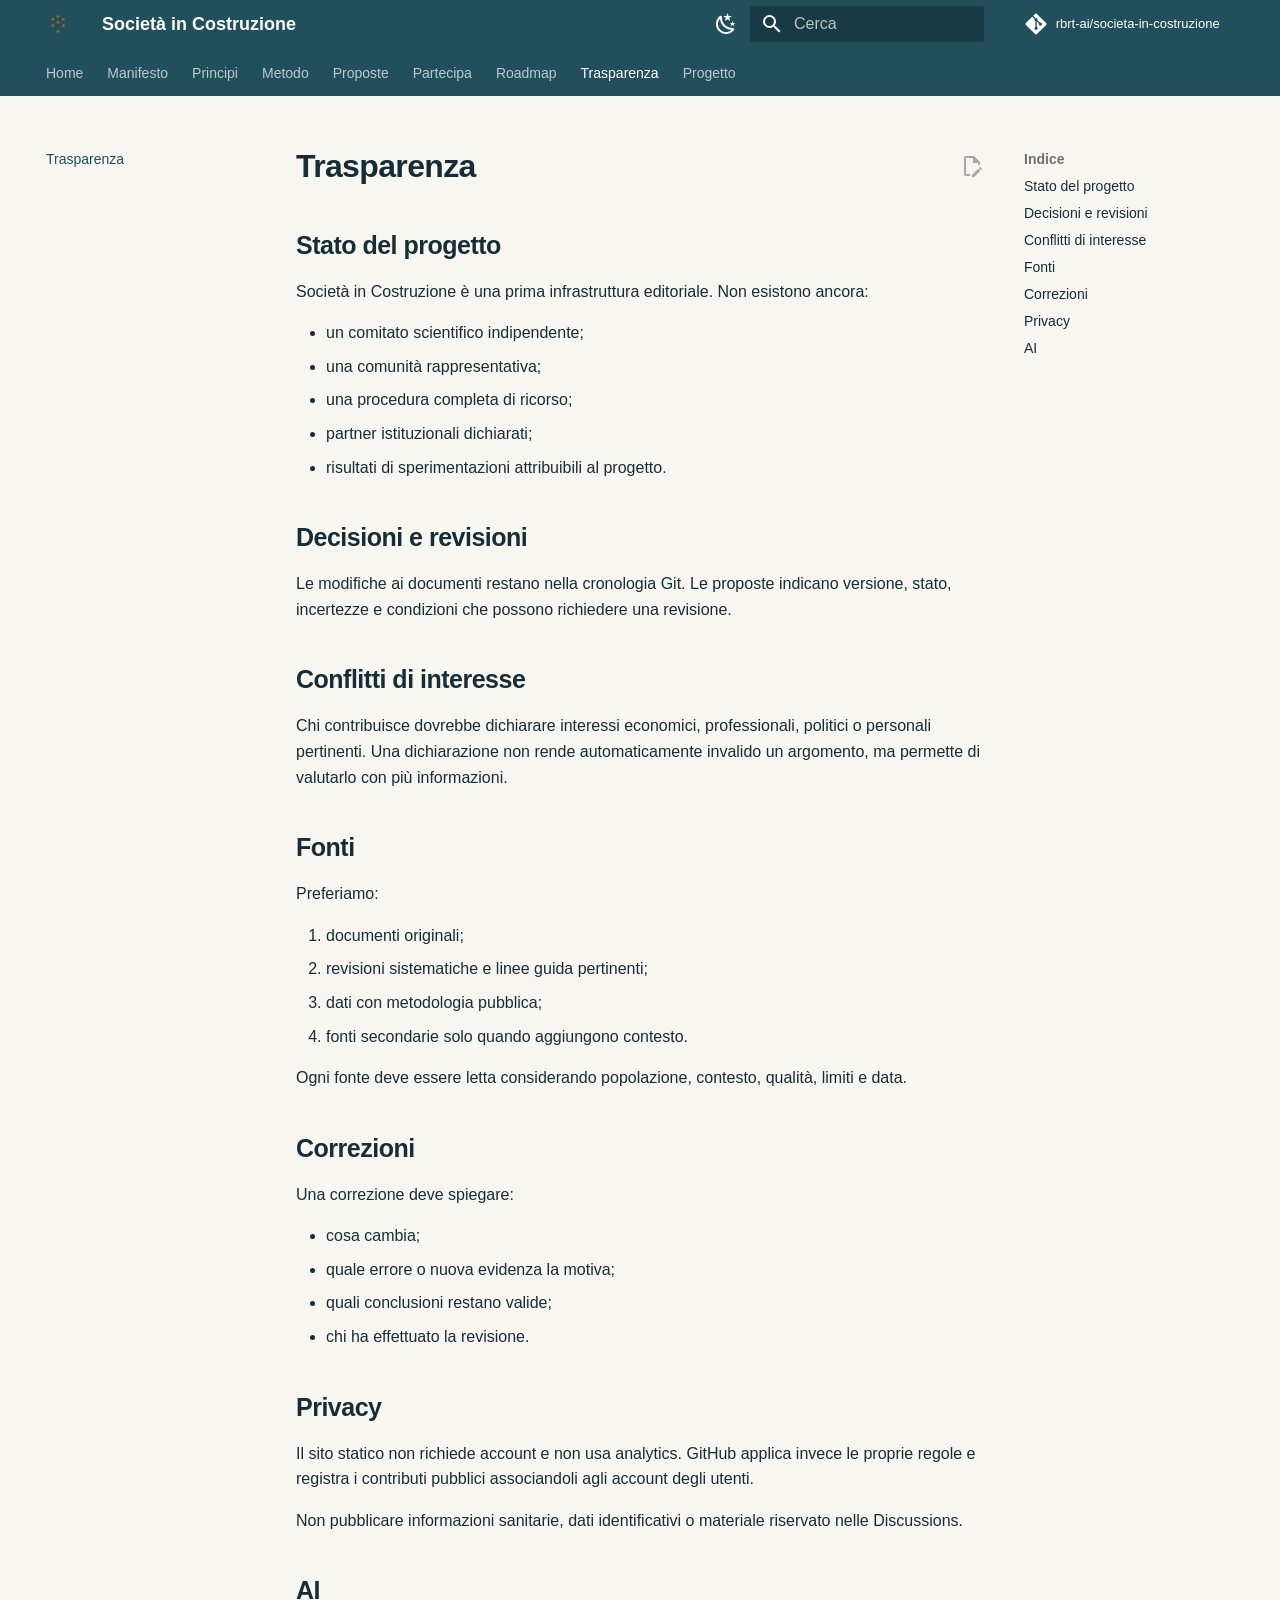
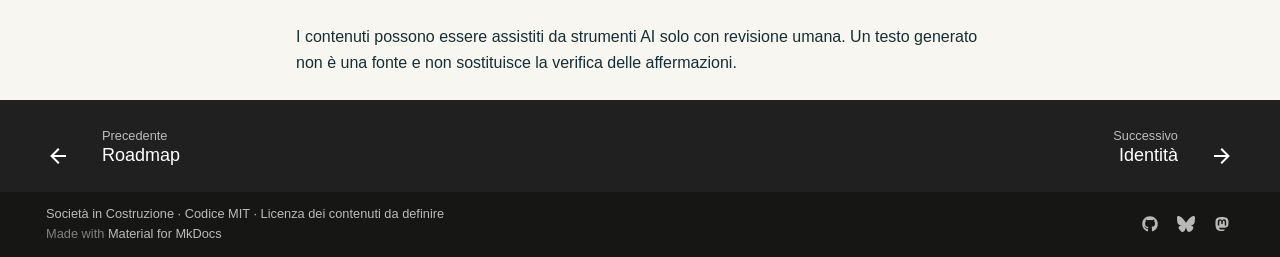
<file: trasparenza/index.html>
<!doctype html>
<html lang="it" class="no-js">
  <head>
    
      <meta charset="utf-8">
      <meta name="viewport" content="width=device-width,initial-scale=1">
      
        <meta name="description" content="Piattaforma collaborativa per progettare, valutare e migliorare proposte pubbliche.">
      
      
      
        <link rel="canonical" href="https://rbrt-ai.github.io/societa-in-costruzione/trasparenza/">
      
      
        <link rel="prev" href="../roadmap/">
      
      
        <link rel="next" href="../naming/">
      
      
        
      
      
      <link rel="icon" href="../assets/favicon.svg">
      <meta name="generator" content="mkdocs-1.6.1, mkdocs-material-9.7.7">
    
    
      
        <title>Trasparenza - Società in Costruzione</title>
      
    
    
      <link rel="stylesheet" href="../assets/stylesheets/main.ec1eaa64.min.css">
      
        
        <link rel="stylesheet" href="../assets/stylesheets/palette.ab4e12ef.min.css">
      
      


    
    
      
    
    
      
    
    
      <link rel="stylesheet" href="../stylesheets/extra.css">
    
    <script>__md_scope=new URL("..",location),__md_hash=e=>[...e].reduce(((e,_)=>(e<<5)-e+_.charCodeAt(0)),0),__md_get=(e,_=localStorage,t=__md_scope)=>JSON.parse(_.getItem(t.pathname+"."+e)),__md_set=(e,_,t=localStorage,a=__md_scope)=>{try{t.setItem(a.pathname+"."+e,JSON.stringify(_))}catch(e){}}</script>
    
      

    
    
  </head>
  
  
    
    
      
    
    
    
    
    <body dir="ltr" data-md-color-scheme="default" data-md-color-primary="teal" data-md-color-accent="amber">
  
    
    <input class="md-toggle" data-md-toggle="drawer" type="checkbox" id="__drawer" autocomplete="off">
    <input class="md-toggle" data-md-toggle="search" type="checkbox" id="__search" autocomplete="off">
    <label class="md-overlay" for="__drawer"></label>
    <div data-md-component="skip">
      
        
        <a href="#trasparenza" class="md-skip">
          Vai al contenuto
        </a>
      
    </div>
    <div data-md-component="announce">
      
    </div>
    
    
      

<header class="md-header" data-md-component="header">
  <nav class="md-header__inner md-grid" aria-label="Intestazione">
    <a href=".." title="Società in Costruzione" class="md-header__button md-logo" aria-label="Società in Costruzione" data-md-component="logo">
      
  <img src="../assets/logo.svg" alt="logo">

    </a>
    <label class="md-header__button md-icon" for="__drawer">
      
      <svg xmlns="http://www.w3.org/2000/svg" viewBox="0 0 24 24"><path d="M3 6h18v2H3zm0 5h18v2H3zm0 5h18v2H3z"/></svg>
    </label>
    <div class="md-header__title" data-md-component="header-title">
      <div class="md-header__ellipsis">
        <div class="md-header__topic">
          <span class="md-ellipsis">
            Società in Costruzione
          </span>
        </div>
        <div class="md-header__topic" data-md-component="header-topic">
          <span class="md-ellipsis">
            
              Trasparenza
            
          </span>
        </div>
      </div>
    </div>
    
      
        <form class="md-header__option" data-md-component="palette">
  
    
    
    
    <input class="md-option" data-md-color-media="(prefers-color-scheme: light)" data-md-color-scheme="default" data-md-color-primary="teal" data-md-color-accent="amber"  aria-label="Usa il tema scuro"  type="radio" name="__palette" id="__palette_0">
    
      <label class="md-header__button md-icon" title="Usa il tema scuro" for="__palette_1" hidden>
        <svg xmlns="http://www.w3.org/2000/svg" viewBox="0 0 24 24"><path d="m17.75 4.09-2.53 1.94.91 3.06-2.63-1.81-2.63 1.81.91-3.06-2.53-1.94L12.44 4l1.06-3 1.06 3zm3.5 6.91-1.64 1.25.59 1.98-1.7-1.17-1.7 1.17.59-1.98L15.75 11l2.06-.05L18.5 9l.69 1.95zm-2.28 4.95c.83-.08 1.72 1.1 1.19 1.85-.32.45-.66.87-1.08 1.27C15.17 23 8.84 23 4.94 19.07c-3.91-3.9-3.91-10.24 0-14.14.4-.4.82-.76 1.27-1.08.75-.53 1.93.36 1.85 1.19-.27 2.86.69 5.83 2.89 8.02a9.96 9.96 0 0 0 8.02 2.89m-1.64 2.02a12.08 12.08 0 0 1-7.8-3.47c-2.17-2.19-3.33-5-3.49-7.82-2.81 3.14-2.7 7.96.31 10.98 3.02 3.01 7.84 3.12 10.98.31"/></svg>
      </label>
    
  
    
    
    
    <input class="md-option" data-md-color-media="(prefers-color-scheme: dark)" data-md-color-scheme="slate" data-md-color-primary="teal" data-md-color-accent="amber"  aria-label="Usa il tema chiaro"  type="radio" name="__palette" id="__palette_1">
    
      <label class="md-header__button md-icon" title="Usa il tema chiaro" for="__palette_0" hidden>
        <svg xmlns="http://www.w3.org/2000/svg" viewBox="0 0 24 24"><path d="M12 7a5 5 0 0 1 5 5 5 5 0 0 1-5 5 5 5 0 0 1-5-5 5 5 0 0 1 5-5m0 2a3 3 0 0 0-3 3 3 3 0 0 0 3 3 3 3 0 0 0 3-3 3 3 0 0 0-3-3m0-7 2.39 3.42C13.65 5.15 12.84 5 12 5s-1.65.15-2.39.42zM3.34 7l4.16-.35A7.2 7.2 0 0 0 5.94 8.5c-.44.74-.69 1.5-.83 2.29zm.02 10 1.76-3.77a7.131 7.131 0 0 0 2.38 4.14zM20.65 7l-1.77 3.79a7.02 7.02 0 0 0-2.38-4.15zm-.01 10-4.14.36c.59-.51 1.12-1.14 1.54-1.86.42-.73.69-1.5.83-2.29zM12 22l-2.41-3.44c.74.27 1.55.44 2.41.44.82 0 1.63-.17 2.37-.44z"/></svg>
      </label>
    
  
</form>
      
    
    
      <script>var palette=__md_get("__palette");if(palette&&palette.color){if("(prefers-color-scheme)"===palette.color.media){var media=matchMedia("(prefers-color-scheme: light)"),input=document.querySelector(media.matches?"[data-md-color-media='(prefers-color-scheme: light)']":"[data-md-color-media='(prefers-color-scheme: dark)']");palette.color.media=input.getAttribute("data-md-color-media"),palette.color.scheme=input.getAttribute("data-md-color-scheme"),palette.color.primary=input.getAttribute("data-md-color-primary"),palette.color.accent=input.getAttribute("data-md-color-accent")}for(var[key,value]of Object.entries(palette.color))document.body.setAttribute("data-md-color-"+key,value)}</script>
    
    
    
      
      
        <label class="md-header__button md-icon" for="__search">
          
          <svg xmlns="http://www.w3.org/2000/svg" viewBox="0 0 24 24"><path d="M9.5 3A6.5 6.5 0 0 1 16 9.5c0 1.61-.59 3.09-1.56 4.23l.27.27h.79l5 5-1.5 1.5-5-5v-.79l-.27-.27A6.52 6.52 0 0 1 9.5 16 6.5 6.5 0 0 1 3 9.5 6.5 6.5 0 0 1 9.5 3m0 2C7 5 5 7 5 9.5S7 14 9.5 14 14 12 14 9.5 12 5 9.5 5"/></svg>
        </label>
        <div class="md-search" data-md-component="search" role="dialog">
  <label class="md-search__overlay" for="__search"></label>
  <div class="md-search__inner" role="search">
    <form class="md-search__form" name="search">
      <input type="text" class="md-search__input" name="query" aria-label="Cerca" placeholder="Cerca" autocapitalize="off" autocorrect="off" autocomplete="off" spellcheck="false" data-md-component="search-query" required>
      <label class="md-search__icon md-icon" for="__search">
        
        <svg xmlns="http://www.w3.org/2000/svg" viewBox="0 0 24 24"><path d="M9.5 3A6.5 6.5 0 0 1 16 9.5c0 1.61-.59 3.09-1.56 4.23l.27.27h.79l5 5-1.5 1.5-5-5v-.79l-.27-.27A6.52 6.52 0 0 1 9.5 16 6.5 6.5 0 0 1 3 9.5 6.5 6.5 0 0 1 9.5 3m0 2C7 5 5 7 5 9.5S7 14 9.5 14 14 12 14 9.5 12 5 9.5 5"/></svg>
        
        <svg xmlns="http://www.w3.org/2000/svg" viewBox="0 0 24 24"><path d="M20 11v2H8l5.5 5.5-1.42 1.42L4.16 12l7.92-7.92L13.5 5.5 8 11z"/></svg>
      </label>
      <nav class="md-search__options" aria-label="Cerca">
        
          <a href="javascript:void(0)" class="md-search__icon md-icon" title="Condividi" aria-label="Condividi" data-clipboard data-clipboard-text="" data-md-component="search-share" tabindex="-1">
            
            <svg xmlns="http://www.w3.org/2000/svg" viewBox="0 0 24 24"><path d="M18 16.08c-.76 0-1.44.3-1.96.77L8.91 12.7c.05-.23.09-.46.09-.7s-.04-.47-.09-.7l7.05-4.11c.54.5 1.25.81 2.04.81a3 3 0 0 0 3-3 3 3 0 0 0-3-3 3 3 0 0 0-3 3c0 .24.04.47.09.7L8.04 9.81C7.5 9.31 6.79 9 6 9a3 3 0 0 0-3 3 3 3 0 0 0 3 3c.79 0 1.5-.31 2.04-.81l7.12 4.15c-.05.21-.08.43-.08.66 0 1.61 1.31 2.91 2.92 2.91s2.92-1.3 2.92-2.91A2.92 2.92 0 0 0 18 16.08"/></svg>
          </a>
        
        <button type="reset" class="md-search__icon md-icon" title="Cancella" aria-label="Cancella" tabindex="-1">
          
          <svg xmlns="http://www.w3.org/2000/svg" viewBox="0 0 24 24"><path d="M19 6.41 17.59 5 12 10.59 6.41 5 5 6.41 10.59 12 5 17.59 6.41 19 12 13.41 17.59 19 19 17.59 13.41 12z"/></svg>
        </button>
      </nav>
      
    </form>
    <div class="md-search__output">
      <div class="md-search__scrollwrap" tabindex="0" data-md-scrollfix>
        <div class="md-search-result" data-md-component="search-result">
          <div class="md-search-result__meta">
            Inizializza la ricerca
          </div>
          <ol class="md-search-result__list" role="presentation"></ol>
        </div>
      </div>
    </div>
  </div>
</div>
      
    
    
      <div class="md-header__source">
        <a href="https://github.com/rbrt-ai/societa-in-costruzione" title="Apri repository" class="md-source" data-md-component="source">
  <div class="md-source__icon md-icon">
    
    <svg xmlns="http://www.w3.org/2000/svg" viewBox="0 0 448 512"><!--! Font Awesome Free 7.1.0 by @fontawesome - https://fontawesome.com License - https://fontawesome.com/license/free (Icons: CC BY 4.0, Fonts: SIL OFL 1.1, Code: MIT License) Copyright 2025 Fonticons, Inc.--><path d="M439.6 236.1 244 40.5c-5.4-5.5-12.8-8.5-20.4-8.5s-15 3-20.4 8.4L162.5 81l51.5 51.5c27.1-9.1 52.7 16.8 43.4 43.7l49.7 49.7c34.2-11.8 61.2 31 35.5 56.7-26.5 26.5-70.2-2.9-56-37.3L240.3 199v121.9c25.3 12.5 22.3 41.8 9.1 55-6.4 6.4-15.2 10.1-24.3 10.1s-17.8-3.6-24.3-10.1c-17.6-17.6-11.1-46.9 11.2-56v-123c-20.8-8.5-24.6-30.7-18.6-45L142.6 101 8.5 235.1C3 240.6 0 247.9 0 255.5s3 15 8.5 20.4l195.6 195.7c5.4 5.4 12.7 8.4 20.4 8.4s15-3 20.4-8.4l194.7-194.7c5.4-5.4 8.4-12.8 8.4-20.4s-3-15-8.4-20.4"/></svg>
  </div>
  <div class="md-source__repository">
    rbrt-ai/societa-in-costruzione
  </div>
</a>
      </div>
    
  </nav>
  
</header>
    
    <div class="md-container" data-md-component="container">
      
      
        
          
            
<nav class="md-tabs" aria-label="Tabs" data-md-component="tabs">
  <div class="md-grid">
    <ul class="md-tabs__list">
      
        
  
  
  
  
    <li class="md-tabs__item">
      <a href=".." class="md-tabs__link">
        
  
  
    
  
  Home

      </a>
    </li>
  

      
        
  
  
  
  
    <li class="md-tabs__item">
      <a href="../manifesto/" class="md-tabs__link">
        
  
  
    
  
  Manifesto

      </a>
    </li>
  

      
        
  
  
  
  
    <li class="md-tabs__item">
      <a href="../principi/" class="md-tabs__link">
        
  
  
    
  
  Principi

      </a>
    </li>
  

      
        
  
  
  
  
    <li class="md-tabs__item">
      <a href="../metodo/" class="md-tabs__link">
        
  
  
    
  
  Metodo

      </a>
    </li>
  

      
        
  
  
  
  
    
    
      <li class="md-tabs__item">
        <a href="../proposte/" class="md-tabs__link">
          
  
  
    
  
  Proposte

        </a>
      </li>
    
  

      
        
  
  
  
  
    <li class="md-tabs__item">
      <a href="../partecipa/" class="md-tabs__link">
        
  
  
    
  
  Partecipa

      </a>
    </li>
  

      
        
  
  
  
  
    <li class="md-tabs__item">
      <a href="../roadmap/" class="md-tabs__link">
        
  
  
    
  
  Roadmap

      </a>
    </li>
  

      
        
  
  
  
    
  
  
    <li class="md-tabs__item md-tabs__item--active">
      <a href="./" class="md-tabs__link">
        
  
  
    
  
  Trasparenza

      </a>
    </li>
  

      
        
  
  
  
  
    
    
      <li class="md-tabs__item">
        <a href="../naming/" class="md-tabs__link">
          
  
  
    
  
  Progetto

        </a>
      </li>
    
  

      
    </ul>
  </div>
</nav>
          
        
      
      <main class="md-main" data-md-component="main">
        <div class="md-main__inner md-grid">
          
            
              
              <div class="md-sidebar md-sidebar--primary" data-md-component="sidebar" data-md-type="navigation" >
                <div class="md-sidebar__scrollwrap">
                  <div class="md-sidebar__inner">
                    


  


<nav class="md-nav md-nav--primary md-nav--lifted" aria-label="Navigazione" data-md-level="0">
  <label class="md-nav__title" for="__drawer">
    <a href=".." title="Società in Costruzione" class="md-nav__button md-logo" aria-label="Società in Costruzione" data-md-component="logo">
      
  <img src="../assets/logo.svg" alt="logo">

    </a>
    Società in Costruzione
  </label>
  
    <div class="md-nav__source">
      <a href="https://github.com/rbrt-ai/societa-in-costruzione" title="Apri repository" class="md-source" data-md-component="source">
  <div class="md-source__icon md-icon">
    
    <svg xmlns="http://www.w3.org/2000/svg" viewBox="0 0 448 512"><!--! Font Awesome Free 7.1.0 by @fontawesome - https://fontawesome.com License - https://fontawesome.com/license/free (Icons: CC BY 4.0, Fonts: SIL OFL 1.1, Code: MIT License) Copyright 2025 Fonticons, Inc.--><path d="M439.6 236.1 244 40.5c-5.4-5.5-12.8-8.5-20.4-8.5s-15 3-20.4 8.4L162.5 81l51.5 51.5c27.1-9.1 52.7 16.8 43.4 43.7l49.7 49.7c34.2-11.8 61.2 31 35.5 56.7-26.5 26.5-70.2-2.9-56-37.3L240.3 199v121.9c25.3 12.5 22.3 41.8 9.1 55-6.4 6.4-15.2 10.1-24.3 10.1s-17.8-3.6-24.3-10.1c-17.6-17.6-11.1-46.9 11.2-56v-123c-20.8-8.5-24.6-30.7-18.6-45L142.6 101 8.5 235.1C3 240.6 0 247.9 0 255.5s3 15 8.5 20.4l195.6 195.7c5.4 5.4 12.7 8.4 20.4 8.4s15-3 20.4-8.4l194.7-194.7c5.4-5.4 8.4-12.8 8.4-20.4s-3-15-8.4-20.4"/></svg>
  </div>
  <div class="md-source__repository">
    rbrt-ai/societa-in-costruzione
  </div>
</a>
    </div>
  
  <ul class="md-nav__list" data-md-scrollfix>
    
      
      
  
  
  
  
    <li class="md-nav__item">
      <a href=".." class="md-nav__link">
        
  
  
  <span class="md-ellipsis">
    
  
    Home
  

    
  </span>
  
  

      </a>
    </li>
  

    
      
      
  
  
  
  
    <li class="md-nav__item">
      <a href="../manifesto/" class="md-nav__link">
        
  
  
  <span class="md-ellipsis">
    
  
    Manifesto
  

    
  </span>
  
  

      </a>
    </li>
  

    
      
      
  
  
  
  
    <li class="md-nav__item">
      <a href="../principi/" class="md-nav__link">
        
  
  
  <span class="md-ellipsis">
    
  
    Principi
  

    
  </span>
  
  

      </a>
    </li>
  

    
      
      
  
  
  
  
    <li class="md-nav__item">
      <a href="../metodo/" class="md-nav__link">
        
  
  
  <span class="md-ellipsis">
    
  
    Metodo
  

    
  </span>
  
  

      </a>
    </li>
  

    
      
      
  
  
  
  
    
    
      
        
          
        
      
        
      
        
      
        
      
    
    
    
      
      
        
      
    
    
    <li class="md-nav__item md-nav__item--nested">
      
        
        
        <input class="md-nav__toggle md-toggle " type="checkbox" id="__nav_5" >
        
          
          <div class="md-nav__link md-nav__container">
            <a href="../proposte/" class="md-nav__link ">
              
  
  
  <span class="md-ellipsis">
    
  
    Proposte
  

    
  </span>
  
  

            </a>
            
              
              <label class="md-nav__link " for="__nav_5" id="__nav_5_label" tabindex="0">
                <span class="md-nav__icon md-icon"></span>
              </label>
            
          </div>
        
        <nav class="md-nav" data-md-level="1" aria-labelledby="__nav_5_label" aria-expanded="false">
          <label class="md-nav__title" for="__nav_5">
            <span class="md-nav__icon md-icon"></span>
            
  
    Proposte
  

          </label>
          <ul class="md-nav__list" data-md-scrollfix>
            
              
            
              
                
  
  
  
  
    <li class="md-nav__item">
      <a href="../proposte/salute-mentale-territoriale/" class="md-nav__link">
        
  
  
  <span class="md-ellipsis">
    
  
    Benessere psicologico
  

    
  </span>
  
  

      </a>
    </li>
  

              
            
              
                
  
  
  
  
    <li class="md-nav__item">
      <a href="../proposte/apprendimento-permanente/" class="md-nav__link">
        
  
  
  <span class="md-ellipsis">
    
  
    Apprendimento permanente
  

    
  </span>
  
  

      </a>
    </li>
  

              
            
              
                
  
  
  
  
    <li class="md-nav__item">
      <a href="../proposte/template/" class="md-nav__link">
        
  
  
  <span class="md-ellipsis">
    
  
    Template
  

    
  </span>
  
  

      </a>
    </li>
  

              
            
          </ul>
        </nav>
      
    </li>
  

    
      
      
  
  
  
  
    <li class="md-nav__item">
      <a href="../partecipa/" class="md-nav__link">
        
  
  
  <span class="md-ellipsis">
    
  
    Partecipa
  

    
  </span>
  
  

      </a>
    </li>
  

    
      
      
  
  
  
  
    <li class="md-nav__item">
      <a href="../roadmap/" class="md-nav__link">
        
  
  
  <span class="md-ellipsis">
    
  
    Roadmap
  

    
  </span>
  
  

      </a>
    </li>
  

    
      
      
  
  
    
  
  
  
    <li class="md-nav__item md-nav__item--active">
      
      <input class="md-nav__toggle md-toggle" type="checkbox" id="__toc">
      
      
        
      
      
        <label class="md-nav__link md-nav__link--active" for="__toc">
          
  
  
  <span class="md-ellipsis">
    
  
    Trasparenza
  

    
  </span>
  
  

          <span class="md-nav__icon md-icon"></span>
        </label>
      
      <a href="./" class="md-nav__link md-nav__link--active">
        
  
  
  <span class="md-ellipsis">
    
  
    Trasparenza
  

    
  </span>
  
  

      </a>
      
        

<nav class="md-nav md-nav--secondary" aria-label="Indice">
  
  
  
    
  
  
    <label class="md-nav__title" for="__toc">
      <span class="md-nav__icon md-icon"></span>
      Indice
    </label>
    <ul class="md-nav__list" data-md-component="toc" data-md-scrollfix>
      
        <li class="md-nav__item">
  <a href="#stato-del-progetto" class="md-nav__link">
    <span class="md-ellipsis">
      
        Stato del progetto
      
    </span>
  </a>
  
</li>
      
        <li class="md-nav__item">
  <a href="#decisioni-e-revisioni" class="md-nav__link">
    <span class="md-ellipsis">
      
        Decisioni e revisioni
      
    </span>
  </a>
  
</li>
      
        <li class="md-nav__item">
  <a href="#conflitti-di-interesse" class="md-nav__link">
    <span class="md-ellipsis">
      
        Conflitti di interesse
      
    </span>
  </a>
  
</li>
      
        <li class="md-nav__item">
  <a href="#fonti" class="md-nav__link">
    <span class="md-ellipsis">
      
        Fonti
      
    </span>
  </a>
  
</li>
      
        <li class="md-nav__item">
  <a href="#correzioni" class="md-nav__link">
    <span class="md-ellipsis">
      
        Correzioni
      
    </span>
  </a>
  
</li>
      
        <li class="md-nav__item">
  <a href="#privacy" class="md-nav__link">
    <span class="md-ellipsis">
      
        Privacy
      
    </span>
  </a>
  
</li>
      
        <li class="md-nav__item">
  <a href="#ai" class="md-nav__link">
    <span class="md-ellipsis">
      
        AI
      
    </span>
  </a>
  
</li>
      
    </ul>
  
</nav>
      
    </li>
  

    
      
      
  
  
  
  
    
    
      
        
      
        
      
        
      
    
    
    
      
      
        
      
    
    
    <li class="md-nav__item md-nav__item--nested">
      
        
        
        <input class="md-nav__toggle md-toggle " type="checkbox" id="__nav_9" >
        
          
          <label class="md-nav__link" for="__nav_9" id="__nav_9_label" tabindex="0">
            
  
  
  <span class="md-ellipsis">
    
  
    Progetto
  

    
  </span>
  
  

            <span class="md-nav__icon md-icon"></span>
          </label>
        
        <nav class="md-nav" data-md-level="1" aria-labelledby="__nav_9_label" aria-expanded="false">
          <label class="md-nav__title" for="__nav_9">
            <span class="md-nav__icon md-icon"></span>
            
  
    Progetto
  

          </label>
          <ul class="md-nav__list" data-md-scrollfix>
            
              
                
  
  
  
  
    <li class="md-nav__item">
      <a href="../naming/" class="md-nav__link">
        
  
  
  <span class="md-ellipsis">
    
  
    Identità
  

    
  </span>
  
  

      </a>
    </li>
  

              
            
              
                
  
  
  
  
    <li class="md-nav__item">
      <a href="../comunicazione/identita-social/" class="md-nav__link">
        
  
  
  <span class="md-ellipsis">
    
  
    Identità social
  

    
  </span>
  
  

      </a>
    </li>
  

              
            
              
                
  
  
  
  
    <li class="md-nav__item">
      <a href="../usability-test/" class="md-nav__link">
        
  
  
  <span class="md-ellipsis">
    
  
    Test di comprensibilità
  

    
  </span>
  
  

      </a>
    </li>
  

              
            
          </ul>
        </nav>
      
    </li>
  

    
  </ul>
</nav>
                  </div>
                </div>
              </div>
            
            
              
              <div class="md-sidebar md-sidebar--secondary" data-md-component="sidebar" data-md-type="toc" >
                <div class="md-sidebar__scrollwrap">
                  <div class="md-sidebar__inner">
                    

<nav class="md-nav md-nav--secondary" aria-label="Indice">
  
  
  
    
  
  
    <label class="md-nav__title" for="__toc">
      <span class="md-nav__icon md-icon"></span>
      Indice
    </label>
    <ul class="md-nav__list" data-md-component="toc" data-md-scrollfix>
      
        <li class="md-nav__item">
  <a href="#stato-del-progetto" class="md-nav__link">
    <span class="md-ellipsis">
      
        Stato del progetto
      
    </span>
  </a>
  
</li>
      
        <li class="md-nav__item">
  <a href="#decisioni-e-revisioni" class="md-nav__link">
    <span class="md-ellipsis">
      
        Decisioni e revisioni
      
    </span>
  </a>
  
</li>
      
        <li class="md-nav__item">
  <a href="#conflitti-di-interesse" class="md-nav__link">
    <span class="md-ellipsis">
      
        Conflitti di interesse
      
    </span>
  </a>
  
</li>
      
        <li class="md-nav__item">
  <a href="#fonti" class="md-nav__link">
    <span class="md-ellipsis">
      
        Fonti
      
    </span>
  </a>
  
</li>
      
        <li class="md-nav__item">
  <a href="#correzioni" class="md-nav__link">
    <span class="md-ellipsis">
      
        Correzioni
      
    </span>
  </a>
  
</li>
      
        <li class="md-nav__item">
  <a href="#privacy" class="md-nav__link">
    <span class="md-ellipsis">
      
        Privacy
      
    </span>
  </a>
  
</li>
      
        <li class="md-nav__item">
  <a href="#ai" class="md-nav__link">
    <span class="md-ellipsis">
      
        AI
      
    </span>
  </a>
  
</li>
      
    </ul>
  
</nav>
                  </div>
                </div>
              </div>
            
          
          
            <div class="md-content" data-md-component="content">
              
              <article class="md-content__inner md-typeset">
                
                  


  
    <a href="https://github.com/rbrt-ai/societa-in-costruzione/edit/main/docs/trasparenza.md" title="Modifica" class="md-content__button md-icon" rel="edit">
      
      <svg xmlns="http://www.w3.org/2000/svg" viewBox="0 0 24 24"><path d="M10 20H6V4h7v5h5v3.1l2-2V8l-6-6H6c-1.1 0-2 .9-2 2v16c0 1.1.9 2 2 2h4zm10.2-7c.1 0 .3.1.4.2l1.3 1.3c.2.2.2.6 0 .8l-1 1-2.1-2.1 1-1c.1-.1.2-.2.4-.2m0 3.9L14.1 23H12v-2.1l6.1-6.1z"/></svg>
    </a>
  
  


<h1 id="trasparenza">Trasparenza</h1>
<h2 id="stato-del-progetto">Stato del progetto</h2>
<p>Società in Costruzione è una prima infrastruttura editoriale. Non esistono ancora:</p>
<ul>
<li>un comitato scientifico indipendente;</li>
<li>una comunità rappresentativa;</li>
<li>una procedura completa di ricorso;</li>
<li>partner istituzionali dichiarati;</li>
<li>risultati di sperimentazioni attribuibili al progetto.</li>
</ul>
<h2 id="decisioni-e-revisioni">Decisioni e revisioni</h2>
<p>Le modifiche ai documenti restano nella cronologia Git. Le proposte indicano versione, stato,
incertezze e condizioni che possono richiedere una revisione.</p>
<h2 id="conflitti-di-interesse">Conflitti di interesse</h2>
<p>Chi contribuisce dovrebbe dichiarare interessi economici, professionali, politici o personali
pertinenti. Una dichiarazione non rende automaticamente invalido un argomento, ma permette di
valutarlo con più informazioni.</p>
<h2 id="fonti">Fonti</h2>
<p>Preferiamo:</p>
<ol>
<li>documenti originali;</li>
<li>revisioni sistematiche e linee guida pertinenti;</li>
<li>dati con metodologia pubblica;</li>
<li>fonti secondarie solo quando aggiungono contesto.</li>
</ol>
<p>Ogni fonte deve essere letta considerando popolazione, contesto, qualità, limiti e data.</p>
<h2 id="correzioni">Correzioni</h2>
<p>Una correzione deve spiegare:</p>
<ul>
<li>cosa cambia;</li>
<li>quale errore o nuova evidenza la motiva;</li>
<li>quali conclusioni restano valide;</li>
<li>chi ha effettuato la revisione.</li>
</ul>
<h2 id="privacy">Privacy</h2>
<p>Il sito statico non richiede account e non usa analytics. GitHub applica invece le proprie regole e
registra i contributi pubblici associandoli agli account degli utenti.</p>
<p>Non pubblicare informazioni sanitarie, dati identificativi o materiale riservato nelle Discussions.</p>
<h2 id="ai">AI</h2>
<p>I contenuti possono essere assistiti da strumenti AI solo con revisione umana. Un testo generato non
è una fonte e non sostituisce la verifica delle affermazioni.</p>












                
              </article>
            </div>
          
          
<script>var target=document.getElementById(location.hash.slice(1));target&&target.name&&(target.checked=target.name.startsWith("__tabbed_"))</script>
        </div>
        
          <button type="button" class="md-top md-icon" data-md-component="top" hidden>
  
  <svg xmlns="http://www.w3.org/2000/svg" viewBox="0 0 24 24"><path d="M13 20h-2V8l-5.5 5.5-1.42-1.42L12 4.16l7.92 7.92-1.42 1.42L13 8z"/></svg>
  Torna su
</button>
        
      </main>
      
        <footer class="md-footer">
  
    
      
      <nav class="md-footer__inner md-grid" aria-label="Piede" >
        
          
          <a href="../roadmap/" class="md-footer__link md-footer__link--prev" aria-label="Precedente: Roadmap">
            <div class="md-footer__button md-icon">
              
              <svg xmlns="http://www.w3.org/2000/svg" viewBox="0 0 24 24"><path d="M20 11v2H8l5.5 5.5-1.42 1.42L4.16 12l7.92-7.92L13.5 5.5 8 11z"/></svg>
            </div>
            <div class="md-footer__title">
              <span class="md-footer__direction">
                Precedente
              </span>
              <div class="md-ellipsis">
                Roadmap
              </div>
            </div>
          </a>
        
        
          
          <a href="../naming/" class="md-footer__link md-footer__link--next" aria-label="Successivo: Identità">
            <div class="md-footer__title">
              <span class="md-footer__direction">
                Successivo
              </span>
              <div class="md-ellipsis">
                Identità
              </div>
            </div>
            <div class="md-footer__button md-icon">
              
              <svg xmlns="http://www.w3.org/2000/svg" viewBox="0 0 24 24"><path d="M4 11v2h12l-5.5 5.5 1.42 1.42L19.84 12l-7.92-7.92L10.5 5.5 16 11z"/></svg>
            </div>
          </a>
        
      </nav>
    
  
  <div class="md-footer-meta md-typeset">
    <div class="md-footer-meta__inner md-grid">
      <div class="md-copyright">
  
    <div class="md-copyright__highlight">
      Società in Costruzione · Codice MIT · Licenza dei contenuti da definire
    </div>
  
  
    Made with
    <a href="https://squidfunk.github.io/mkdocs-material/" target="_blank" rel="noopener">
      Material for MkDocs
    </a>
  
</div>
      
        
<div class="md-social">
  
    
    
    
    
    <a href="https://github.com/rbrt-ai/societa-in-costruzione" target="_blank" rel="noopener" title="Repository GitHub" class="md-social__link">
      <svg xmlns="http://www.w3.org/2000/svg" viewBox="0 0 512 512"><!--! Font Awesome Free 7.1.0 by @fontawesome - https://fontawesome.com License - https://fontawesome.com/license/free (Icons: CC BY 4.0, Fonts: SIL OFL 1.1, Code: MIT License) Copyright 2025 Fonticons, Inc.--><path d="M173.9 397.4c0 2-2.3 3.6-5.2 3.6-3.3.3-5.6-1.3-5.6-3.6 0-2 2.3-3.6 5.2-3.6 3-.3 5.6 1.3 5.6 3.6m-31.1-4.5c-.7 2 1.3 4.3 4.3 4.9 2.6 1 5.6 0 6.2-2s-1.3-4.3-4.3-5.2c-2.6-.7-5.5.3-6.2 2.3m44.2-1.7c-2.9.7-4.9 2.6-4.6 4.9.3 2 2.9 3.3 5.9 2.6 2.9-.7 4.9-2.6 4.6-4.6-.3-1.9-3-3.2-5.9-2.9M252.8 8C114.1 8 8 113.3 8 252c0 110.9 69.8 205.8 169.5 239.2 12.8 2.3 17.3-5.6 17.3-12.1 0-6.2-.3-40.4-.3-61.4 0 0-70 15-84.7-29.8 0 0-11.4-29.1-27.8-36.6 0 0-22.9-15.7 1.6-15.4 0 0 24.9 2 38.6 25.8 21.9 38.6 58.6 27.5 72.9 20.9 2.3-16 8.8-27.1 16-33.7-55.9-6.2-112.3-14.3-112.3-110.5 0-27.5 7.6-41.3 23.6-58.9-2.6-6.5-11.1-33.3 2.6-67.9 20.9-6.5 69 27 69 27 20-5.6 41.5-8.5 62.8-8.5s42.8 2.9 62.8 8.5c0 0 48.1-33.6 69-27 13.7 34.7 5.2 61.4 2.6 67.9 16 17.7 25.8 31.5 25.8 58.9 0 96.5-58.9 104.2-114.8 110.5 9.2 7.9 17 22.9 17 46.4 0 33.7-.3 75.4-.3 83.6 0 6.5 4.6 14.4 17.3 12.1C436.2 457.8 504 362.9 504 252 504 113.3 391.5 8 252.8 8M105.2 352.9c-1.3 1-1 3.3.7 5.2 1.6 1.6 3.9 2.3 5.2 1 1.3-1 1-3.3-.7-5.2-1.6-1.6-3.9-2.3-5.2-1m-10.8-8.1c-.7 1.3.3 2.9 2.3 3.9 1.6 1 3.6.7 4.3-.7.7-1.3-.3-2.9-2.3-3.9-2-.6-3.6-.3-4.3.7m32.4 35.6c-1.6 1.3-1 4.3 1.3 6.2 2.3 2.3 5.2 2.6 6.5 1 1.3-1.3.7-4.3-1.3-6.2-2.2-2.3-5.2-2.6-6.5-1m-11.4-14.7c-1.6 1-1.6 3.6 0 5.9s4.3 3.3 5.6 2.3c1.6-1.3 1.6-3.9 0-6.2-1.4-2.3-4-3.3-5.6-2"/></svg>
    </a>
  
    
    
    
    
    <a href="https://bsky.app/profile/societacostruzione.bsky.social" target="_blank" rel="noopener" title="Società in Costruzione su Bluesky" class="md-social__link">
      <svg xmlns="http://www.w3.org/2000/svg" viewBox="0 0 576 512"><!--! Font Awesome Free 7.1.0 by @fontawesome - https://fontawesome.com License - https://fontawesome.com/license/free (Icons: CC BY 4.0, Fonts: SIL OFL 1.1, Code: MIT License) Copyright 2025 Fonticons, Inc.--><path d="M407.8 294.7c-3.3-.4-6.7-.8-10-1.3 3.4.4 6.7.9 10 1.3M288 227.1c-26.1-50.7-97.1-145.2-163.1-191.8C61.6-9.4 37.5-1.7 21.6 5.5 3.3 13.8 0 41.9 0 58.4S9.1 194 15 213.9c19.5 65.7 89.1 87.9 153.2 80.7 3.3-.5 6.6-.9 10-1.4-3.3.5-6.6 1-10 1.4-93.9 14-177.3 48.2-67.9 169.9C220.6 589.1 265.1 437.8 288 361.1c22.9 76.7 49.2 222.5 185.6 103.4 102.4-103.4 28.1-156-65.8-169.9-3.3-.4-6.7-.8-10-1.3 3.4.4 6.7.9 10 1.3 64.1 7.1 133.6-15.1 153.2-80.7C566.9 194 576 75 576 58.4s-3.3-44.7-21.6-52.9c-15.8-7.1-40-14.9-103.2 29.8C385.1 81.9 314.1 176.4 288 227.1"/></svg>
    </a>
  
    
    
      
    
    
    
    <a href="https://mastodon.social/@societaideale" target="_blank" rel="noopener me" title="Società in Costruzione su Mastodon" class="md-social__link">
      <svg xmlns="http://www.w3.org/2000/svg" viewBox="0 0 448 512"><!--! Font Awesome Free 7.1.0 by @fontawesome - https://fontawesome.com License - https://fontawesome.com/license/free (Icons: CC BY 4.0, Fonts: SIL OFL 1.1, Code: MIT License) Copyright 2025 Fonticons, Inc.--><path d="M433 179.1c0-97.2-63.7-125.7-63.7-125.7-62.5-28.7-228.6-28.4-290.5 0 0 0-63.7 28.5-63.7 125.7 0 115.7-6.6 259.4 105.6 289.1 40.5 10.7 75.3 13 103.3 11.4 50.8-2.8 79.3-18.1 79.3-18.1l-1.7-36.9s-36.3 11.4-77.1 10.1c-40.4-1.4-83-4.4-89.6-54-.6-4.6-.9-9.3-.9-13.9 85.6 20.9 158.7 9.1 178.7 6.7 56.1-6.7 105-41.3 111.2-72.9 9.8-49.8 9-121.5 9-121.5zm-75.1 125.2h-46.6V190.1c0-49.7-64-51.6-64 6.9v62.5H201V197c0-58.5-64-56.6-64-6.9v114.2H90.3c0-122.1-5.2-147.9 18.4-175 25.9-28.9 79.8-30.8 103.8 6.1l11.6 19.5 11.6-19.5c24.1-37.1 78.1-34.8 103.8-6.1 23.7 27.3 18.4 53 18.4 175"/></svg>
    </a>
  
</div>
      
    </div>
  </div>
</footer>
      
    </div>
    <div class="md-dialog" data-md-component="dialog">
      <div class="md-dialog__inner md-typeset"></div>
    </div>
    
      <div class="md-progress" data-md-component="progress" role="progressbar"></div>
    
    
    
      
      
      <script id="__config" type="application/json">{"annotate": null, "base": "..", "features": ["navigation.tabs", "navigation.sections", "navigation.indexes", "navigation.footer", "navigation.instant", "navigation.instant.progress", "navigation.top", "toc.follow", "search.highlight", "search.share", "content.action.edit", "content.code.copy"], "search": "../assets/javascripts/workers/search.2c215733.min.js", "tags": null, "translations": {"clipboard.copied": "Copiato", "clipboard.copy": "Copia", "search.result.more.one": "1 altro in questa pagina", "search.result.more.other": "# altri in questa pagina", "search.result.none": "Nessun documento trovato", "search.result.one": "1 documento trovato", "search.result.other": "# documenti trovati", "search.result.placeholder": "Scrivi per iniziare a cercare", "search.result.term.missing": "Non presente", "select.version": "Seleziona la versione"}, "version": null}</script>
    
    
      <script src="../assets/javascripts/bundle.d7400e89.min.js"></script>
      
    
  </body>
</html>
</file>
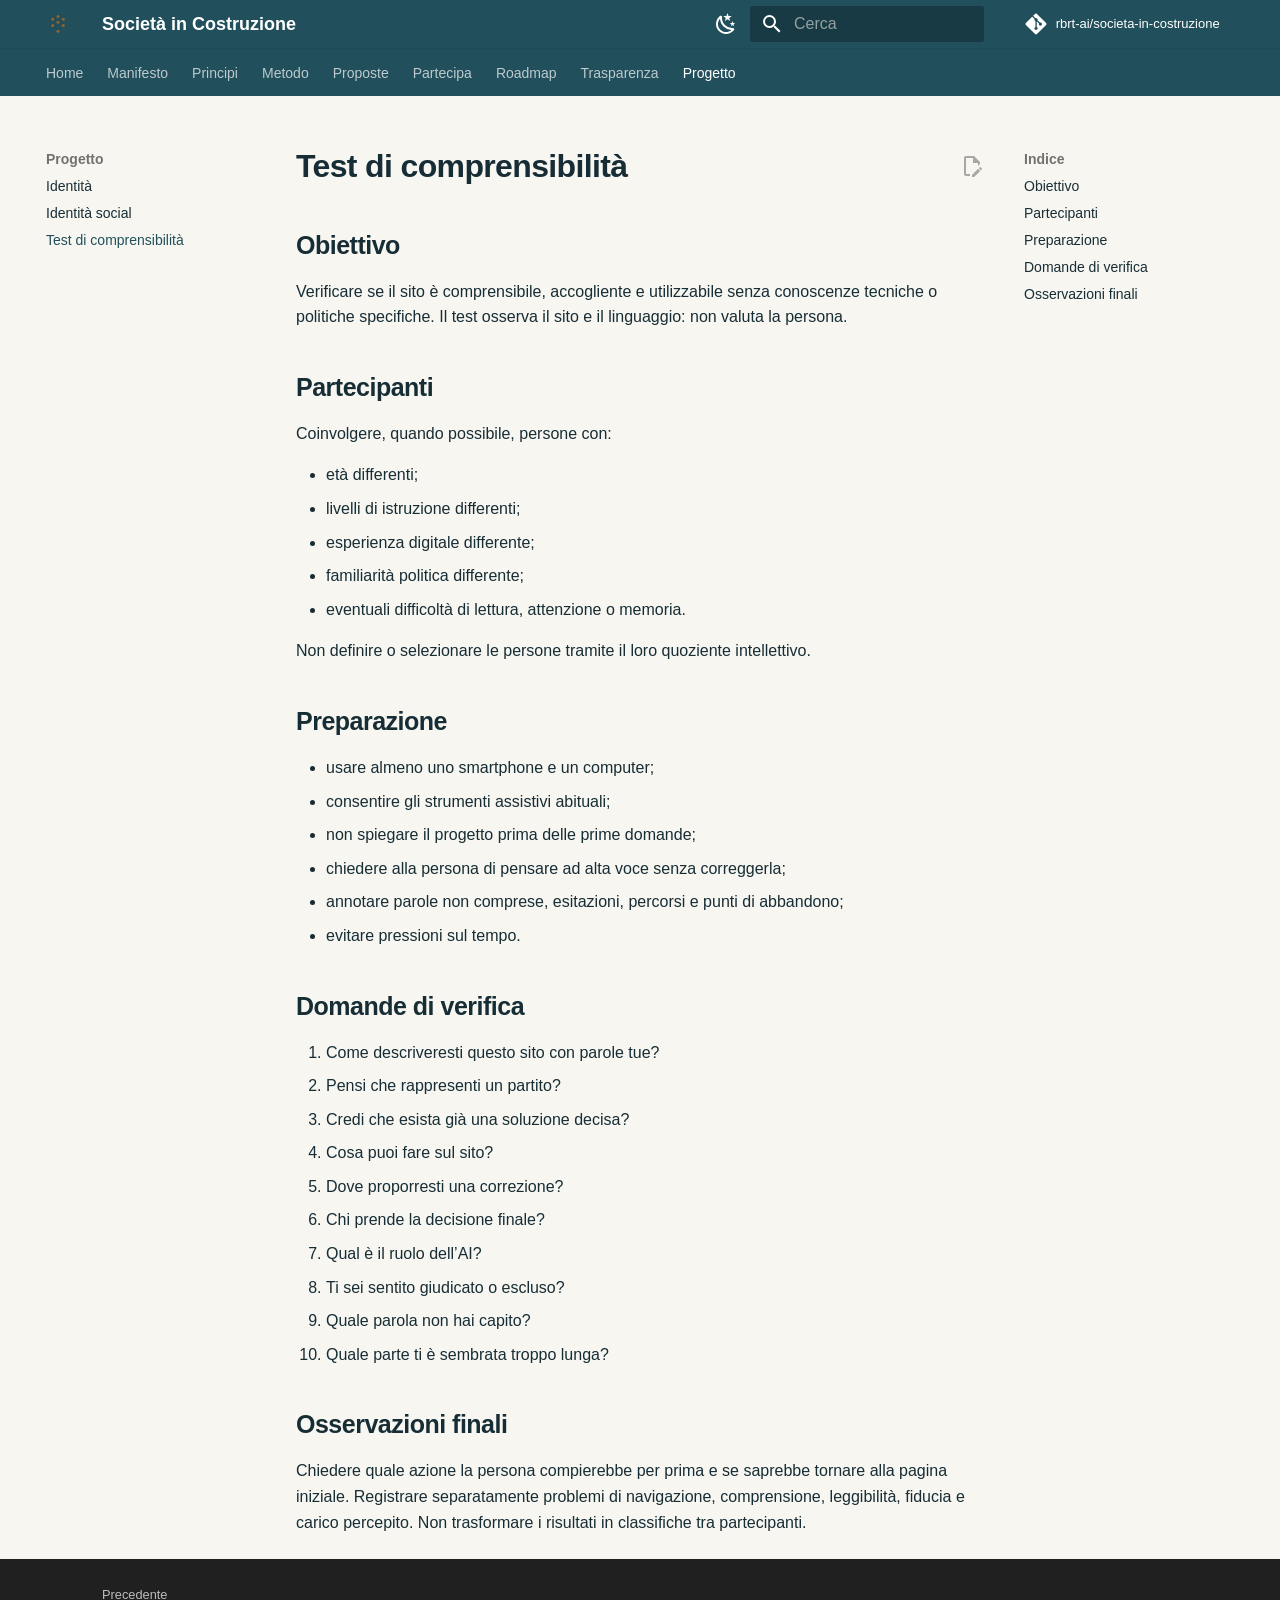
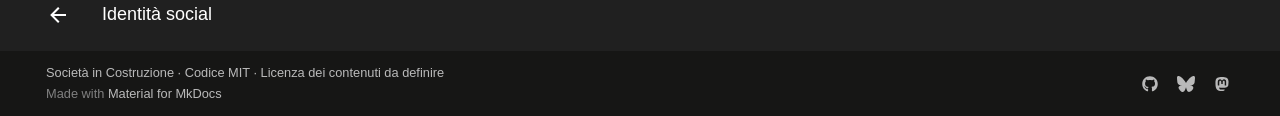
<file: usability-test/index.html>
<!doctype html>
<html lang="it" class="no-js">
  <head>
    
      <meta charset="utf-8">
      <meta name="viewport" content="width=device-width,initial-scale=1">
      
        <meta name="description" content="Piattaforma collaborativa per progettare, valutare e migliorare proposte pubbliche.">
      
      
      
        <link rel="canonical" href="https://rbrt-ai.github.io/societa-in-costruzione/usability-test/">
      
      
        <link rel="prev" href="../comunicazione/identita-social/">
      
      
      
        
      
      
      <link rel="icon" href="../assets/favicon.svg">
      <meta name="generator" content="mkdocs-1.6.1, mkdocs-material-9.7.7">
    
    
      
        <title>Test di comprensibilità - Società in Costruzione</title>
      
    
    
      <link rel="stylesheet" href="../assets/stylesheets/main.ec1eaa64.min.css">
      
        
        <link rel="stylesheet" href="../assets/stylesheets/palette.ab4e12ef.min.css">
      
      


    
    
      
    
    
      
    
    
      <link rel="stylesheet" href="../stylesheets/extra.css">
    
    <script>__md_scope=new URL("..",location),__md_hash=e=>[...e].reduce(((e,_)=>(e<<5)-e+_.charCodeAt(0)),0),__md_get=(e,_=localStorage,t=__md_scope)=>JSON.parse(_.getItem(t.pathname+"."+e)),__md_set=(e,_,t=localStorage,a=__md_scope)=>{try{t.setItem(a.pathname+"."+e,JSON.stringify(_))}catch(e){}}</script>
    
      

    
    
  </head>
  
  
    
    
      
    
    
    
    
    <body dir="ltr" data-md-color-scheme="default" data-md-color-primary="teal" data-md-color-accent="amber">
  
    
    <input class="md-toggle" data-md-toggle="drawer" type="checkbox" id="__drawer" autocomplete="off">
    <input class="md-toggle" data-md-toggle="search" type="checkbox" id="__search" autocomplete="off">
    <label class="md-overlay" for="__drawer"></label>
    <div data-md-component="skip">
      
        
        <a href="#test-di-comprensibilita" class="md-skip">
          Vai al contenuto
        </a>
      
    </div>
    <div data-md-component="announce">
      
    </div>
    
    
      

<header class="md-header" data-md-component="header">
  <nav class="md-header__inner md-grid" aria-label="Intestazione">
    <a href=".." title="Società in Costruzione" class="md-header__button md-logo" aria-label="Società in Costruzione" data-md-component="logo">
      
  <img src="../assets/logo.svg" alt="logo">

    </a>
    <label class="md-header__button md-icon" for="__drawer">
      
      <svg xmlns="http://www.w3.org/2000/svg" viewBox="0 0 24 24"><path d="M3 6h18v2H3zm0 5h18v2H3zm0 5h18v2H3z"/></svg>
    </label>
    <div class="md-header__title" data-md-component="header-title">
      <div class="md-header__ellipsis">
        <div class="md-header__topic">
          <span class="md-ellipsis">
            Società in Costruzione
          </span>
        </div>
        <div class="md-header__topic" data-md-component="header-topic">
          <span class="md-ellipsis">
            
              Test di comprensibilità
            
          </span>
        </div>
      </div>
    </div>
    
      
        <form class="md-header__option" data-md-component="palette">
  
    
    
    
    <input class="md-option" data-md-color-media="(prefers-color-scheme: light)" data-md-color-scheme="default" data-md-color-primary="teal" data-md-color-accent="amber"  aria-label="Usa il tema scuro"  type="radio" name="__palette" id="__palette_0">
    
      <label class="md-header__button md-icon" title="Usa il tema scuro" for="__palette_1" hidden>
        <svg xmlns="http://www.w3.org/2000/svg" viewBox="0 0 24 24"><path d="m17.75 4.09-2.53 1.94.91 3.06-2.63-1.81-2.63 1.81.91-3.06-2.53-1.94L12.44 4l1.06-3 1.06 3zm3.5 6.91-1.64 1.25.59 1.98-1.7-1.17-1.7 1.17.59-1.98L15.75 11l2.06-.05L18.5 9l.69 1.95zm-2.28 4.95c.83-.08 1.72 1.1 1.19 1.85-.32.45-.66.87-1.08 1.27C15.17 23 8.84 23 4.94 19.07c-3.91-3.9-3.91-10.24 0-14.14.4-.4.82-.76 1.27-1.08.75-.53 1.93.36 1.85 1.19-.27 2.86.69 5.83 2.89 8.02a9.96 9.96 0 0 0 8.02 2.89m-1.64 2.02a12.08 12.08 0 0 1-7.8-3.47c-2.17-2.19-3.33-5-3.49-7.82-2.81 3.14-2.7 7.96.31 10.98 3.02 3.01 7.84 3.12 10.98.31"/></svg>
      </label>
    
  
    
    
    
    <input class="md-option" data-md-color-media="(prefers-color-scheme: dark)" data-md-color-scheme="slate" data-md-color-primary="teal" data-md-color-accent="amber"  aria-label="Usa il tema chiaro"  type="radio" name="__palette" id="__palette_1">
    
      <label class="md-header__button md-icon" title="Usa il tema chiaro" for="__palette_0" hidden>
        <svg xmlns="http://www.w3.org/2000/svg" viewBox="0 0 24 24"><path d="M12 7a5 5 0 0 1 5 5 5 5 0 0 1-5 5 5 5 0 0 1-5-5 5 5 0 0 1 5-5m0 2a3 3 0 0 0-3 3 3 3 0 0 0 3 3 3 3 0 0 0 3-3 3 3 0 0 0-3-3m0-7 2.39 3.42C13.65 5.15 12.84 5 12 5s-1.65.15-2.39.42zM3.34 7l4.16-.35A7.2 7.2 0 0 0 5.94 8.5c-.44.74-.69 1.5-.83 2.29zm.02 10 1.76-3.77a7.131 7.131 0 0 0 2.38 4.14zM20.65 7l-1.77 3.79a7.02 7.02 0 0 0-2.38-4.15zm-.01 10-4.14.36c.59-.51 1.12-1.14 1.54-1.86.42-.73.69-1.5.83-2.29zM12 22l-2.41-3.44c.74.27 1.55.44 2.41.44.82 0 1.63-.17 2.37-.44z"/></svg>
      </label>
    
  
</form>
      
    
    
      <script>var palette=__md_get("__palette");if(palette&&palette.color){if("(prefers-color-scheme)"===palette.color.media){var media=matchMedia("(prefers-color-scheme: light)"),input=document.querySelector(media.matches?"[data-md-color-media='(prefers-color-scheme: light)']":"[data-md-color-media='(prefers-color-scheme: dark)']");palette.color.media=input.getAttribute("data-md-color-media"),palette.color.scheme=input.getAttribute("data-md-color-scheme"),palette.color.primary=input.getAttribute("data-md-color-primary"),palette.color.accent=input.getAttribute("data-md-color-accent")}for(var[key,value]of Object.entries(palette.color))document.body.setAttribute("data-md-color-"+key,value)}</script>
    
    
    
      
      
        <label class="md-header__button md-icon" for="__search">
          
          <svg xmlns="http://www.w3.org/2000/svg" viewBox="0 0 24 24"><path d="M9.5 3A6.5 6.5 0 0 1 16 9.5c0 1.61-.59 3.09-1.56 4.23l.27.27h.79l5 5-1.5 1.5-5-5v-.79l-.27-.27A6.52 6.52 0 0 1 9.5 16 6.5 6.5 0 0 1 3 9.5 6.5 6.5 0 0 1 9.5 3m0 2C7 5 5 7 5 9.5S7 14 9.5 14 14 12 14 9.5 12 5 9.5 5"/></svg>
        </label>
        <div class="md-search" data-md-component="search" role="dialog">
  <label class="md-search__overlay" for="__search"></label>
  <div class="md-search__inner" role="search">
    <form class="md-search__form" name="search">
      <input type="text" class="md-search__input" name="query" aria-label="Cerca" placeholder="Cerca" autocapitalize="off" autocorrect="off" autocomplete="off" spellcheck="false" data-md-component="search-query" required>
      <label class="md-search__icon md-icon" for="__search">
        
        <svg xmlns="http://www.w3.org/2000/svg" viewBox="0 0 24 24"><path d="M9.5 3A6.5 6.5 0 0 1 16 9.5c0 1.61-.59 3.09-1.56 4.23l.27.27h.79l5 5-1.5 1.5-5-5v-.79l-.27-.27A6.52 6.52 0 0 1 9.5 16 6.5 6.5 0 0 1 3 9.5 6.5 6.5 0 0 1 9.5 3m0 2C7 5 5 7 5 9.5S7 14 9.5 14 14 12 14 9.5 12 5 9.5 5"/></svg>
        
        <svg xmlns="http://www.w3.org/2000/svg" viewBox="0 0 24 24"><path d="M20 11v2H8l5.5 5.5-1.42 1.42L4.16 12l7.92-7.92L13.5 5.5 8 11z"/></svg>
      </label>
      <nav class="md-search__options" aria-label="Cerca">
        
          <a href="javascript:void(0)" class="md-search__icon md-icon" title="Condividi" aria-label="Condividi" data-clipboard data-clipboard-text="" data-md-component="search-share" tabindex="-1">
            
            <svg xmlns="http://www.w3.org/2000/svg" viewBox="0 0 24 24"><path d="M18 16.08c-.76 0-1.44.3-1.96.77L8.91 12.7c.05-.23.09-.46.09-.7s-.04-.47-.09-.7l7.05-4.11c.54.5 1.25.81 2.04.81a3 3 0 0 0 3-3 3 3 0 0 0-3-3 3 3 0 0 0-3 3c0 .24.04.47.09.7L8.04 9.81C7.5 9.31 6.79 9 6 9a3 3 0 0 0-3 3 3 3 0 0 0 3 3c.79 0 1.5-.31 2.04-.81l7.12 4.15c-.05.21-.08.43-.08.66 0 1.61 1.31 2.91 2.92 2.91s2.92-1.3 2.92-2.91A2.92 2.92 0 0 0 18 16.08"/></svg>
          </a>
        
        <button type="reset" class="md-search__icon md-icon" title="Cancella" aria-label="Cancella" tabindex="-1">
          
          <svg xmlns="http://www.w3.org/2000/svg" viewBox="0 0 24 24"><path d="M19 6.41 17.59 5 12 10.59 6.41 5 5 6.41 10.59 12 5 17.59 6.41 19 12 13.41 17.59 19 19 17.59 13.41 12z"/></svg>
        </button>
      </nav>
      
    </form>
    <div class="md-search__output">
      <div class="md-search__scrollwrap" tabindex="0" data-md-scrollfix>
        <div class="md-search-result" data-md-component="search-result">
          <div class="md-search-result__meta">
            Inizializza la ricerca
          </div>
          <ol class="md-search-result__list" role="presentation"></ol>
        </div>
      </div>
    </div>
  </div>
</div>
      
    
    
      <div class="md-header__source">
        <a href="https://github.com/rbrt-ai/societa-in-costruzione" title="Apri repository" class="md-source" data-md-component="source">
  <div class="md-source__icon md-icon">
    
    <svg xmlns="http://www.w3.org/2000/svg" viewBox="0 0 448 512"><!--! Font Awesome Free 7.1.0 by @fontawesome - https://fontawesome.com License - https://fontawesome.com/license/free (Icons: CC BY 4.0, Fonts: SIL OFL 1.1, Code: MIT License) Copyright 2025 Fonticons, Inc.--><path d="M439.6 236.1 244 40.5c-5.4-5.5-12.8-8.5-20.4-8.5s-15 3-20.4 8.4L162.5 81l51.5 51.5c27.1-9.1 52.7 16.8 43.4 43.7l49.7 49.7c34.2-11.8 61.2 31 35.5 56.7-26.5 26.5-70.2-2.9-56-37.3L240.3 199v121.9c25.3 12.5 22.3 41.8 9.1 55-6.4 6.4-15.2 10.1-24.3 10.1s-17.8-3.6-24.3-10.1c-17.6-17.6-11.1-46.9 11.2-56v-123c-20.8-8.5-24.6-30.7-18.6-45L142.6 101 8.5 235.1C3 240.6 0 247.9 0 255.5s3 15 8.5 20.4l195.6 195.7c5.4 5.4 12.7 8.4 20.4 8.4s15-3 20.4-8.4l194.7-194.7c5.4-5.4 8.4-12.8 8.4-20.4s-3-15-8.4-20.4"/></svg>
  </div>
  <div class="md-source__repository">
    rbrt-ai/societa-in-costruzione
  </div>
</a>
      </div>
    
  </nav>
  
</header>
    
    <div class="md-container" data-md-component="container">
      
      
        
          
            
<nav class="md-tabs" aria-label="Tabs" data-md-component="tabs">
  <div class="md-grid">
    <ul class="md-tabs__list">
      
        
  
  
  
  
    <li class="md-tabs__item">
      <a href=".." class="md-tabs__link">
        
  
  
    
  
  Home

      </a>
    </li>
  

      
        
  
  
  
  
    <li class="md-tabs__item">
      <a href="../manifesto/" class="md-tabs__link">
        
  
  
    
  
  Manifesto

      </a>
    </li>
  

      
        
  
  
  
  
    <li class="md-tabs__item">
      <a href="../principi/" class="md-tabs__link">
        
  
  
    
  
  Principi

      </a>
    </li>
  

      
        
  
  
  
  
    <li class="md-tabs__item">
      <a href="../metodo/" class="md-tabs__link">
        
  
  
    
  
  Metodo

      </a>
    </li>
  

      
        
  
  
  
  
    
    
      <li class="md-tabs__item">
        <a href="../proposte/" class="md-tabs__link">
          
  
  
    
  
  Proposte

        </a>
      </li>
    
  

      
        
  
  
  
  
    <li class="md-tabs__item">
      <a href="../partecipa/" class="md-tabs__link">
        
  
  
    
  
  Partecipa

      </a>
    </li>
  

      
        
  
  
  
  
    <li class="md-tabs__item">
      <a href="../roadmap/" class="md-tabs__link">
        
  
  
    
  
  Roadmap

      </a>
    </li>
  

      
        
  
  
  
  
    <li class="md-tabs__item">
      <a href="../trasparenza/" class="md-tabs__link">
        
  
  
    
  
  Trasparenza

      </a>
    </li>
  

      
        
  
  
  
    
  
  
    
    
      <li class="md-tabs__item md-tabs__item--active">
        <a href="../naming/" class="md-tabs__link">
          
  
  
    
  
  Progetto

        </a>
      </li>
    
  

      
    </ul>
  </div>
</nav>
          
        
      
      <main class="md-main" data-md-component="main">
        <div class="md-main__inner md-grid">
          
            
              
              <div class="md-sidebar md-sidebar--primary" data-md-component="sidebar" data-md-type="navigation" >
                <div class="md-sidebar__scrollwrap">
                  <div class="md-sidebar__inner">
                    


  


<nav class="md-nav md-nav--primary md-nav--lifted" aria-label="Navigazione" data-md-level="0">
  <label class="md-nav__title" for="__drawer">
    <a href=".." title="Società in Costruzione" class="md-nav__button md-logo" aria-label="Società in Costruzione" data-md-component="logo">
      
  <img src="../assets/logo.svg" alt="logo">

    </a>
    Società in Costruzione
  </label>
  
    <div class="md-nav__source">
      <a href="https://github.com/rbrt-ai/societa-in-costruzione" title="Apri repository" class="md-source" data-md-component="source">
  <div class="md-source__icon md-icon">
    
    <svg xmlns="http://www.w3.org/2000/svg" viewBox="0 0 448 512"><!--! Font Awesome Free 7.1.0 by @fontawesome - https://fontawesome.com License - https://fontawesome.com/license/free (Icons: CC BY 4.0, Fonts: SIL OFL 1.1, Code: MIT License) Copyright 2025 Fonticons, Inc.--><path d="M439.6 236.1 244 40.5c-5.4-5.5-12.8-8.5-20.4-8.5s-15 3-20.4 8.4L162.5 81l51.5 51.5c27.1-9.1 52.7 16.8 43.4 43.7l49.7 49.7c34.2-11.8 61.2 31 35.5 56.7-26.5 26.5-70.2-2.9-56-37.3L240.3 199v121.9c25.3 12.5 22.3 41.8 9.1 55-6.4 6.4-15.2 10.1-24.3 10.1s-17.8-3.6-24.3-10.1c-17.6-17.6-11.1-46.9 11.2-56v-123c-20.8-8.5-24.6-30.7-18.6-45L142.6 101 8.5 235.1C3 240.6 0 247.9 0 255.5s3 15 8.5 20.4l195.6 195.7c5.4 5.4 12.7 8.4 20.4 8.4s15-3 20.4-8.4l194.7-194.7c5.4-5.4 8.4-12.8 8.4-20.4s-3-15-8.4-20.4"/></svg>
  </div>
  <div class="md-source__repository">
    rbrt-ai/societa-in-costruzione
  </div>
</a>
    </div>
  
  <ul class="md-nav__list" data-md-scrollfix>
    
      
      
  
  
  
  
    <li class="md-nav__item">
      <a href=".." class="md-nav__link">
        
  
  
  <span class="md-ellipsis">
    
  
    Home
  

    
  </span>
  
  

      </a>
    </li>
  

    
      
      
  
  
  
  
    <li class="md-nav__item">
      <a href="../manifesto/" class="md-nav__link">
        
  
  
  <span class="md-ellipsis">
    
  
    Manifesto
  

    
  </span>
  
  

      </a>
    </li>
  

    
      
      
  
  
  
  
    <li class="md-nav__item">
      <a href="../principi/" class="md-nav__link">
        
  
  
  <span class="md-ellipsis">
    
  
    Principi
  

    
  </span>
  
  

      </a>
    </li>
  

    
      
      
  
  
  
  
    <li class="md-nav__item">
      <a href="../metodo/" class="md-nav__link">
        
  
  
  <span class="md-ellipsis">
    
  
    Metodo
  

    
  </span>
  
  

      </a>
    </li>
  

    
      
      
  
  
  
  
    
    
      
        
          
        
      
        
      
        
      
        
      
    
    
    
      
      
        
      
    
    
    <li class="md-nav__item md-nav__item--nested">
      
        
        
        <input class="md-nav__toggle md-toggle " type="checkbox" id="__nav_5" >
        
          
          <div class="md-nav__link md-nav__container">
            <a href="../proposte/" class="md-nav__link ">
              
  
  
  <span class="md-ellipsis">
    
  
    Proposte
  

    
  </span>
  
  

            </a>
            
              
              <label class="md-nav__link " for="__nav_5" id="__nav_5_label" tabindex="0">
                <span class="md-nav__icon md-icon"></span>
              </label>
            
          </div>
        
        <nav class="md-nav" data-md-level="1" aria-labelledby="__nav_5_label" aria-expanded="false">
          <label class="md-nav__title" for="__nav_5">
            <span class="md-nav__icon md-icon"></span>
            
  
    Proposte
  

          </label>
          <ul class="md-nav__list" data-md-scrollfix>
            
              
            
              
                
  
  
  
  
    <li class="md-nav__item">
      <a href="../proposte/salute-mentale-territoriale/" class="md-nav__link">
        
  
  
  <span class="md-ellipsis">
    
  
    Benessere psicologico
  

    
  </span>
  
  

      </a>
    </li>
  

              
            
              
                
  
  
  
  
    <li class="md-nav__item">
      <a href="../proposte/apprendimento-permanente/" class="md-nav__link">
        
  
  
  <span class="md-ellipsis">
    
  
    Apprendimento permanente
  

    
  </span>
  
  

      </a>
    </li>
  

              
            
              
                
  
  
  
  
    <li class="md-nav__item">
      <a href="../proposte/template/" class="md-nav__link">
        
  
  
  <span class="md-ellipsis">
    
  
    Template
  

    
  </span>
  
  

      </a>
    </li>
  

              
            
          </ul>
        </nav>
      
    </li>
  

    
      
      
  
  
  
  
    <li class="md-nav__item">
      <a href="../partecipa/" class="md-nav__link">
        
  
  
  <span class="md-ellipsis">
    
  
    Partecipa
  

    
  </span>
  
  

      </a>
    </li>
  

    
      
      
  
  
  
  
    <li class="md-nav__item">
      <a href="../roadmap/" class="md-nav__link">
        
  
  
  <span class="md-ellipsis">
    
  
    Roadmap
  

    
  </span>
  
  

      </a>
    </li>
  

    
      
      
  
  
  
  
    <li class="md-nav__item">
      <a href="../trasparenza/" class="md-nav__link">
        
  
  
  <span class="md-ellipsis">
    
  
    Trasparenza
  

    
  </span>
  
  

      </a>
    </li>
  

    
      
      
  
  
    
  
  
  
    
    
      
        
      
        
      
        
      
    
    
    
      
        
        
      
      
        
      
    
    
    <li class="md-nav__item md-nav__item--active md-nav__item--section md-nav__item--nested">
      
        
        
        <input class="md-nav__toggle md-toggle " type="checkbox" id="__nav_9" checked>
        
          
          <label class="md-nav__link" for="__nav_9" id="__nav_9_label" tabindex="">
            
  
  
  <span class="md-ellipsis">
    
  
    Progetto
  

    
  </span>
  
  

            <span class="md-nav__icon md-icon"></span>
          </label>
        
        <nav class="md-nav" data-md-level="1" aria-labelledby="__nav_9_label" aria-expanded="true">
          <label class="md-nav__title" for="__nav_9">
            <span class="md-nav__icon md-icon"></span>
            
  
    Progetto
  

          </label>
          <ul class="md-nav__list" data-md-scrollfix>
            
              
                
  
  
  
  
    <li class="md-nav__item">
      <a href="../naming/" class="md-nav__link">
        
  
  
  <span class="md-ellipsis">
    
  
    Identità
  

    
  </span>
  
  

      </a>
    </li>
  

              
            
              
                
  
  
  
  
    <li class="md-nav__item">
      <a href="../comunicazione/identita-social/" class="md-nav__link">
        
  
  
  <span class="md-ellipsis">
    
  
    Identità social
  

    
  </span>
  
  

      </a>
    </li>
  

              
            
              
                
  
  
    
  
  
  
    <li class="md-nav__item md-nav__item--active">
      
      <input class="md-nav__toggle md-toggle" type="checkbox" id="__toc">
      
      
        
      
      
        <label class="md-nav__link md-nav__link--active" for="__toc">
          
  
  
  <span class="md-ellipsis">
    
  
    Test di comprensibilità
  

    
  </span>
  
  

          <span class="md-nav__icon md-icon"></span>
        </label>
      
      <a href="./" class="md-nav__link md-nav__link--active">
        
  
  
  <span class="md-ellipsis">
    
  
    Test di comprensibilità
  

    
  </span>
  
  

      </a>
      
        

<nav class="md-nav md-nav--secondary" aria-label="Indice">
  
  
  
    
  
  
    <label class="md-nav__title" for="__toc">
      <span class="md-nav__icon md-icon"></span>
      Indice
    </label>
    <ul class="md-nav__list" data-md-component="toc" data-md-scrollfix>
      
        <li class="md-nav__item">
  <a href="#obiettivo" class="md-nav__link">
    <span class="md-ellipsis">
      
        Obiettivo
      
    </span>
  </a>
  
</li>
      
        <li class="md-nav__item">
  <a href="#partecipanti" class="md-nav__link">
    <span class="md-ellipsis">
      
        Partecipanti
      
    </span>
  </a>
  
</li>
      
        <li class="md-nav__item">
  <a href="#preparazione" class="md-nav__link">
    <span class="md-ellipsis">
      
        Preparazione
      
    </span>
  </a>
  
</li>
      
        <li class="md-nav__item">
  <a href="#domande-di-verifica" class="md-nav__link">
    <span class="md-ellipsis">
      
        Domande di verifica
      
    </span>
  </a>
  
</li>
      
        <li class="md-nav__item">
  <a href="#osservazioni-finali" class="md-nav__link">
    <span class="md-ellipsis">
      
        Osservazioni finali
      
    </span>
  </a>
  
</li>
      
    </ul>
  
</nav>
      
    </li>
  

              
            
          </ul>
        </nav>
      
    </li>
  

    
  </ul>
</nav>
                  </div>
                </div>
              </div>
            
            
              
              <div class="md-sidebar md-sidebar--secondary" data-md-component="sidebar" data-md-type="toc" >
                <div class="md-sidebar__scrollwrap">
                  <div class="md-sidebar__inner">
                    

<nav class="md-nav md-nav--secondary" aria-label="Indice">
  
  
  
    
  
  
    <label class="md-nav__title" for="__toc">
      <span class="md-nav__icon md-icon"></span>
      Indice
    </label>
    <ul class="md-nav__list" data-md-component="toc" data-md-scrollfix>
      
        <li class="md-nav__item">
  <a href="#obiettivo" class="md-nav__link">
    <span class="md-ellipsis">
      
        Obiettivo
      
    </span>
  </a>
  
</li>
      
        <li class="md-nav__item">
  <a href="#partecipanti" class="md-nav__link">
    <span class="md-ellipsis">
      
        Partecipanti
      
    </span>
  </a>
  
</li>
      
        <li class="md-nav__item">
  <a href="#preparazione" class="md-nav__link">
    <span class="md-ellipsis">
      
        Preparazione
      
    </span>
  </a>
  
</li>
      
        <li class="md-nav__item">
  <a href="#domande-di-verifica" class="md-nav__link">
    <span class="md-ellipsis">
      
        Domande di verifica
      
    </span>
  </a>
  
</li>
      
        <li class="md-nav__item">
  <a href="#osservazioni-finali" class="md-nav__link">
    <span class="md-ellipsis">
      
        Osservazioni finali
      
    </span>
  </a>
  
</li>
      
    </ul>
  
</nav>
                  </div>
                </div>
              </div>
            
          
          
            <div class="md-content" data-md-component="content">
              
              <article class="md-content__inner md-typeset">
                
                  


  
    <a href="https://github.com/rbrt-ai/societa-in-costruzione/edit/main/docs/usability-test.md" title="Modifica" class="md-content__button md-icon" rel="edit">
      
      <svg xmlns="http://www.w3.org/2000/svg" viewBox="0 0 24 24"><path d="M10 20H6V4h7v5h5v3.1l2-2V8l-6-6H6c-1.1 0-2 .9-2 2v16c0 1.1.9 2 2 2h4zm10.2-7c.1 0 .3.1.4.2l1.3 1.3c.2.2.2.6 0 .8l-1 1-2.1-2.1 1-1c.1-.1.2-.2.4-.2m0 3.9L14.1 23H12v-2.1l6.1-6.1z"/></svg>
    </a>
  
  


<h1 id="test-di-comprensibilita">Test di comprensibilità</h1>
<h2 id="obiettivo">Obiettivo</h2>
<p>Verificare se il sito è comprensibile, accogliente e utilizzabile senza conoscenze tecniche o
politiche specifiche. Il test osserva il sito e il linguaggio: non valuta la persona.</p>
<h2 id="partecipanti">Partecipanti</h2>
<p>Coinvolgere, quando possibile, persone con:</p>
<ul>
<li>età differenti;</li>
<li>livelli di istruzione differenti;</li>
<li>esperienza digitale differente;</li>
<li>familiarità politica differente;</li>
<li>eventuali difficoltà di lettura, attenzione o memoria.</li>
</ul>
<p>Non definire o selezionare le persone tramite il loro quoziente intellettivo.</p>
<h2 id="preparazione">Preparazione</h2>
<ul>
<li>usare almeno uno smartphone e un computer;</li>
<li>consentire gli strumenti assistivi abituali;</li>
<li>non spiegare il progetto prima delle prime domande;</li>
<li>chiedere alla persona di pensare ad alta voce senza correggerla;</li>
<li>annotare parole non comprese, esitazioni, percorsi e punti di abbandono;</li>
<li>evitare pressioni sul tempo.</li>
</ul>
<h2 id="domande-di-verifica">Domande di verifica</h2>
<ol>
<li>Come descriveresti questo sito con parole tue?</li>
<li>Pensi che rappresenti un partito?</li>
<li>Credi che esista già una soluzione decisa?</li>
<li>Cosa puoi fare sul sito?</li>
<li>Dove proporresti una correzione?</li>
<li>Chi prende la decisione finale?</li>
<li>Qual è il ruolo dell’AI?</li>
<li>Ti sei sentito giudicato o escluso?</li>
<li>Quale parola non hai capito?</li>
<li>Quale parte ti è sembrata troppo lunga?</li>
</ol>
<h2 id="osservazioni-finali">Osservazioni finali</h2>
<p>Chiedere quale azione la persona compierebbe per prima e se saprebbe tornare alla pagina iniziale.
Registrare separatamente problemi di navigazione, comprensione, leggibilità, fiducia e carico
percepito. Non trasformare i risultati in classifiche tra partecipanti.</p>












                
              </article>
            </div>
          
          
<script>var target=document.getElementById(location.hash.slice(1));target&&target.name&&(target.checked=target.name.startsWith("__tabbed_"))</script>
        </div>
        
          <button type="button" class="md-top md-icon" data-md-component="top" hidden>
  
  <svg xmlns="http://www.w3.org/2000/svg" viewBox="0 0 24 24"><path d="M13 20h-2V8l-5.5 5.5-1.42-1.42L12 4.16l7.92 7.92-1.42 1.42L13 8z"/></svg>
  Torna su
</button>
        
      </main>
      
        <footer class="md-footer">
  
    
      
      <nav class="md-footer__inner md-grid" aria-label="Piede" >
        
          
          <a href="../comunicazione/identita-social/" class="md-footer__link md-footer__link--prev" aria-label="Precedente: Identità social">
            <div class="md-footer__button md-icon">
              
              <svg xmlns="http://www.w3.org/2000/svg" viewBox="0 0 24 24"><path d="M20 11v2H8l5.5 5.5-1.42 1.42L4.16 12l7.92-7.92L13.5 5.5 8 11z"/></svg>
            </div>
            <div class="md-footer__title">
              <span class="md-footer__direction">
                Precedente
              </span>
              <div class="md-ellipsis">
                Identità social
              </div>
            </div>
          </a>
        
        
      </nav>
    
  
  <div class="md-footer-meta md-typeset">
    <div class="md-footer-meta__inner md-grid">
      <div class="md-copyright">
  
    <div class="md-copyright__highlight">
      Società in Costruzione · Codice MIT · Licenza dei contenuti da definire
    </div>
  
  
    Made with
    <a href="https://squidfunk.github.io/mkdocs-material/" target="_blank" rel="noopener">
      Material for MkDocs
    </a>
  
</div>
      
        
<div class="md-social">
  
    
    
    
    
    <a href="https://github.com/rbrt-ai/societa-in-costruzione" target="_blank" rel="noopener" title="Repository GitHub" class="md-social__link">
      <svg xmlns="http://www.w3.org/2000/svg" viewBox="0 0 512 512"><!--! Font Awesome Free 7.1.0 by @fontawesome - https://fontawesome.com License - https://fontawesome.com/license/free (Icons: CC BY 4.0, Fonts: SIL OFL 1.1, Code: MIT License) Copyright 2025 Fonticons, Inc.--><path d="M173.9 397.4c0 2-2.3 3.6-5.2 3.6-3.3.3-5.6-1.3-5.6-3.6 0-2 2.3-3.6 5.2-3.6 3-.3 5.6 1.3 5.6 3.6m-31.1-4.5c-.7 2 1.3 4.3 4.3 4.9 2.6 1 5.6 0 6.2-2s-1.3-4.3-4.3-5.2c-2.6-.7-5.5.3-6.2 2.3m44.2-1.7c-2.9.7-4.9 2.6-4.6 4.9.3 2 2.9 3.3 5.9 2.6 2.9-.7 4.9-2.6 4.6-4.6-.3-1.9-3-3.2-5.9-2.9M252.8 8C114.1 8 8 113.3 8 252c0 110.9 69.8 205.8 169.5 239.2 12.8 2.3 17.3-5.6 17.3-12.1 0-6.2-.3-40.4-.3-61.4 0 0-70 15-84.7-29.8 0 0-11.4-29.1-27.8-36.6 0 0-22.9-15.7 1.6-15.4 0 0 24.9 2 38.6 25.8 21.9 38.6 58.6 27.5 72.9 20.9 2.3-16 8.8-27.1 16-33.7-55.9-6.2-112.3-14.3-112.3-110.5 0-27.5 7.6-41.3 23.6-58.9-2.6-6.5-11.1-33.3 2.6-67.9 20.9-6.5 69 27 69 27 20-5.6 41.5-8.5 62.8-8.5s42.8 2.9 62.8 8.5c0 0 48.1-33.6 69-27 13.7 34.7 5.2 61.4 2.6 67.9 16 17.7 25.8 31.5 25.8 58.9 0 96.5-58.9 104.2-114.8 110.5 9.2 7.9 17 22.9 17 46.4 0 33.7-.3 75.4-.3 83.6 0 6.5 4.6 14.4 17.3 12.1C436.2 457.8 504 362.9 504 252 504 113.3 391.5 8 252.8 8M105.2 352.9c-1.3 1-1 3.3.7 5.2 1.6 1.6 3.9 2.3 5.2 1 1.3-1 1-3.3-.7-5.2-1.6-1.6-3.9-2.3-5.2-1m-10.8-8.1c-.7 1.3.3 2.9 2.3 3.9 1.6 1 3.6.7 4.3-.7.7-1.3-.3-2.9-2.3-3.9-2-.6-3.6-.3-4.3.7m32.4 35.6c-1.6 1.3-1 4.3 1.3 6.2 2.3 2.3 5.2 2.6 6.5 1 1.3-1.3.7-4.3-1.3-6.2-2.2-2.3-5.2-2.6-6.5-1m-11.4-14.7c-1.6 1-1.6 3.6 0 5.9s4.3 3.3 5.6 2.3c1.6-1.3 1.6-3.9 0-6.2-1.4-2.3-4-3.3-5.6-2"/></svg>
    </a>
  
    
    
    
    
    <a href="https://bsky.app/profile/societacostruzione.bsky.social" target="_blank" rel="noopener" title="Società in Costruzione su Bluesky" class="md-social__link">
      <svg xmlns="http://www.w3.org/2000/svg" viewBox="0 0 576 512"><!--! Font Awesome Free 7.1.0 by @fontawesome - https://fontawesome.com License - https://fontawesome.com/license/free (Icons: CC BY 4.0, Fonts: SIL OFL 1.1, Code: MIT License) Copyright 2025 Fonticons, Inc.--><path d="M407.8 294.7c-3.3-.4-6.7-.8-10-1.3 3.4.4 6.7.9 10 1.3M288 227.1c-26.1-50.7-97.1-145.2-163.1-191.8C61.6-9.4 37.5-1.7 21.6 5.5 3.3 13.8 0 41.9 0 58.4S9.1 194 15 213.9c19.5 65.7 89.1 87.9 153.2 80.7 3.3-.5 6.6-.9 10-1.4-3.3.5-6.6 1-10 1.4-93.9 14-177.3 48.2-67.9 169.9C220.6 589.1 265.1 437.8 288 361.1c22.9 76.7 49.2 222.5 185.6 103.4 102.4-103.4 28.1-156-65.8-169.9-3.3-.4-6.7-.8-10-1.3 3.4.4 6.7.9 10 1.3 64.1 7.1 133.6-15.1 153.2-80.7C566.9 194 576 75 576 58.4s-3.3-44.7-21.6-52.9c-15.8-7.1-40-14.9-103.2 29.8C385.1 81.9 314.1 176.4 288 227.1"/></svg>
    </a>
  
    
    
      
    
    
    
    <a href="https://mastodon.social/@societaideale" target="_blank" rel="noopener me" title="Società in Costruzione su Mastodon" class="md-social__link">
      <svg xmlns="http://www.w3.org/2000/svg" viewBox="0 0 448 512"><!--! Font Awesome Free 7.1.0 by @fontawesome - https://fontawesome.com License - https://fontawesome.com/license/free (Icons: CC BY 4.0, Fonts: SIL OFL 1.1, Code: MIT License) Copyright 2025 Fonticons, Inc.--><path d="M433 179.1c0-97.2-63.7-125.7-63.7-125.7-62.5-28.7-228.6-28.4-290.5 0 0 0-63.7 28.5-63.7 125.7 0 115.7-6.6 259.4 105.6 289.1 40.5 10.7 75.3 13 103.3 11.4 50.8-2.8 79.3-18.1 79.3-18.1l-1.7-36.9s-36.3 11.4-77.1 10.1c-40.4-1.4-83-4.4-89.6-54-.6-4.6-.9-9.3-.9-13.9 85.6 20.9 158.7 9.1 178.7 6.7 56.1-6.7 105-41.3 111.2-72.9 9.8-49.8 9-121.5 9-121.5zm-75.1 125.2h-46.6V190.1c0-49.7-64-51.6-64 6.9v62.5H201V197c0-58.5-64-56.6-64-6.9v114.2H90.3c0-122.1-5.2-147.9 18.4-175 25.9-28.9 79.8-30.8 103.8 6.1l11.6 19.5 11.6-19.5c24.1-37.1 78.1-34.8 103.8-6.1 23.7 27.3 18.4 53 18.4 175"/></svg>
    </a>
  
</div>
      
    </div>
  </div>
</footer>
      
    </div>
    <div class="md-dialog" data-md-component="dialog">
      <div class="md-dialog__inner md-typeset"></div>
    </div>
    
      <div class="md-progress" data-md-component="progress" role="progressbar"></div>
    
    
    
      
      
      <script id="__config" type="application/json">{"annotate": null, "base": "..", "features": ["navigation.tabs", "navigation.sections", "navigation.indexes", "navigation.footer", "navigation.instant", "navigation.instant.progress", "navigation.top", "toc.follow", "search.highlight", "search.share", "content.action.edit", "content.code.copy"], "search": "../assets/javascripts/workers/search.2c215733.min.js", "tags": null, "translations": {"clipboard.copied": "Copiato", "clipboard.copy": "Copia", "search.result.more.one": "1 altro in questa pagina", "search.result.more.other": "# altri in questa pagina", "search.result.none": "Nessun documento trovato", "search.result.one": "1 documento trovato", "search.result.other": "# documenti trovati", "search.result.placeholder": "Scrivi per iniziare a cercare", "search.result.term.missing": "Non presente", "select.version": "Seleziona la versione"}, "version": null}</script>
    
    
      <script src="../assets/javascripts/bundle.d7400e89.min.js"></script>
      
    
  </body>
</html>
</file>
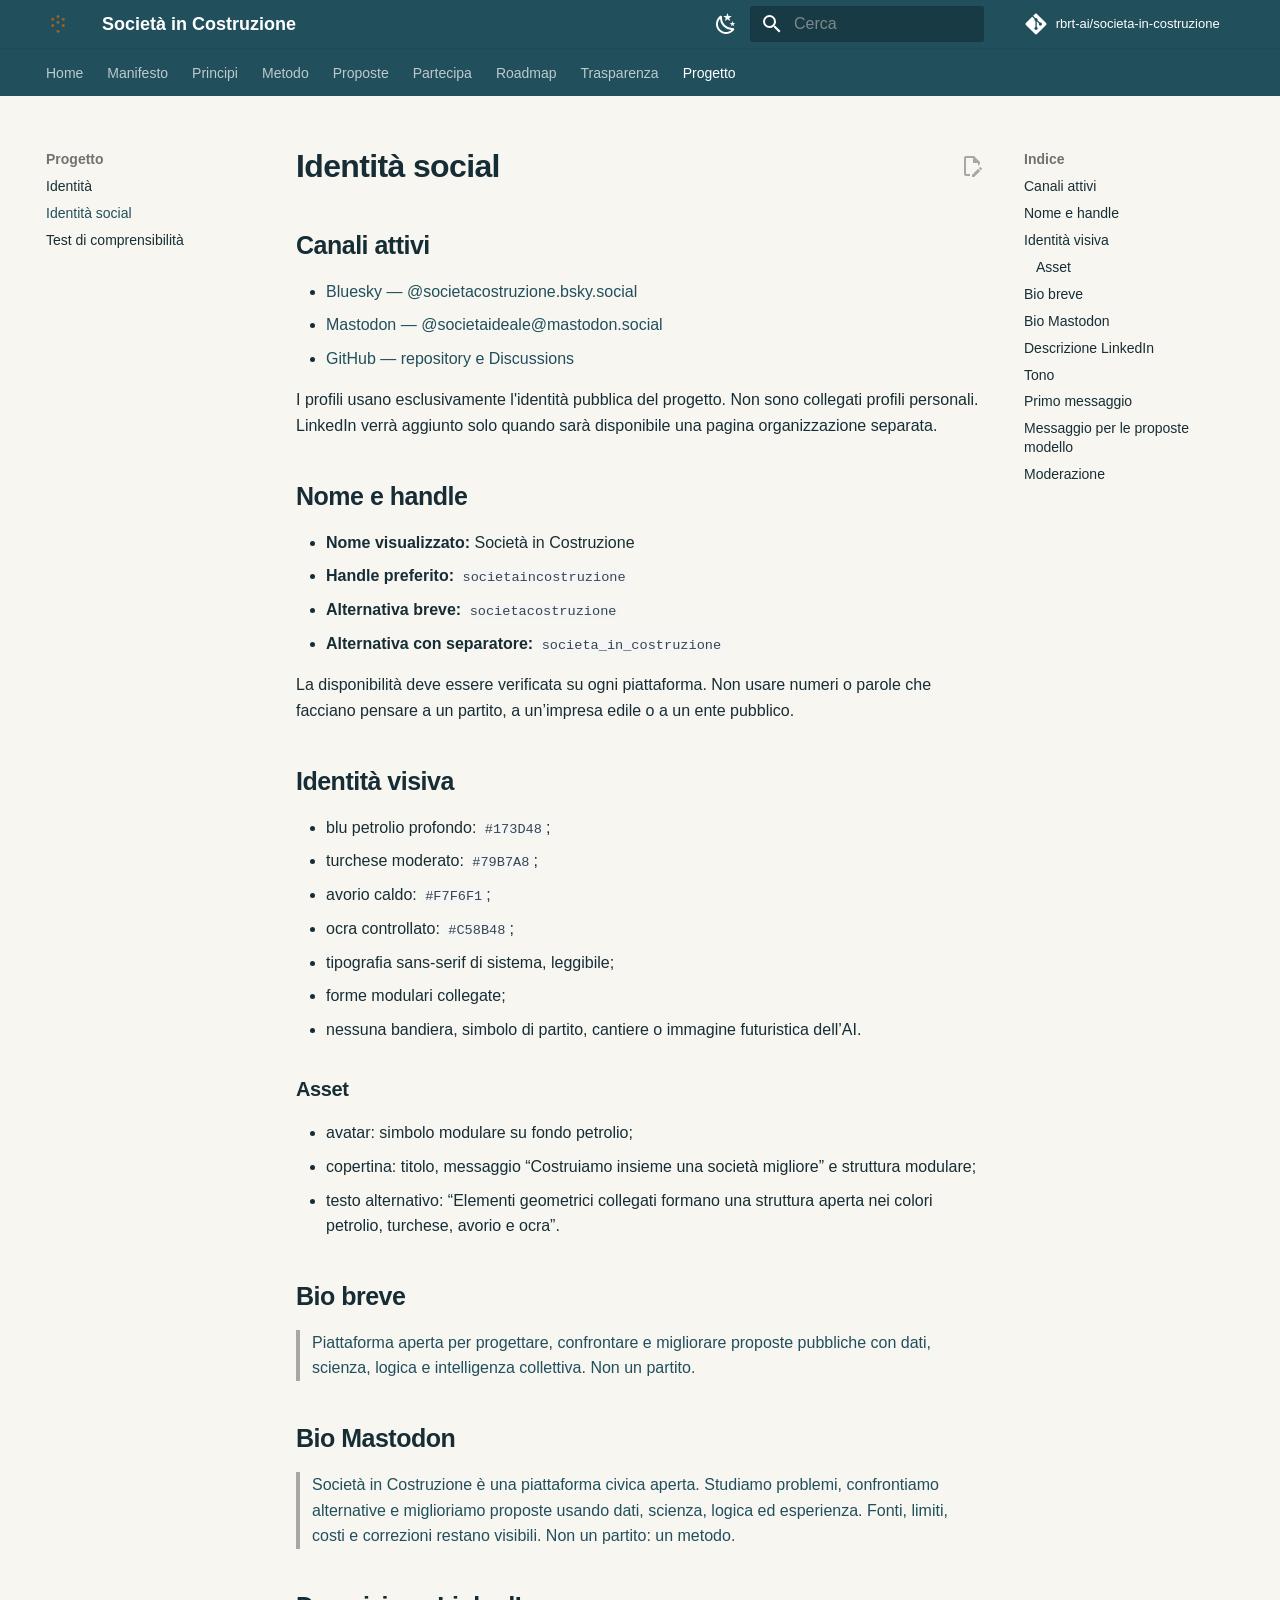
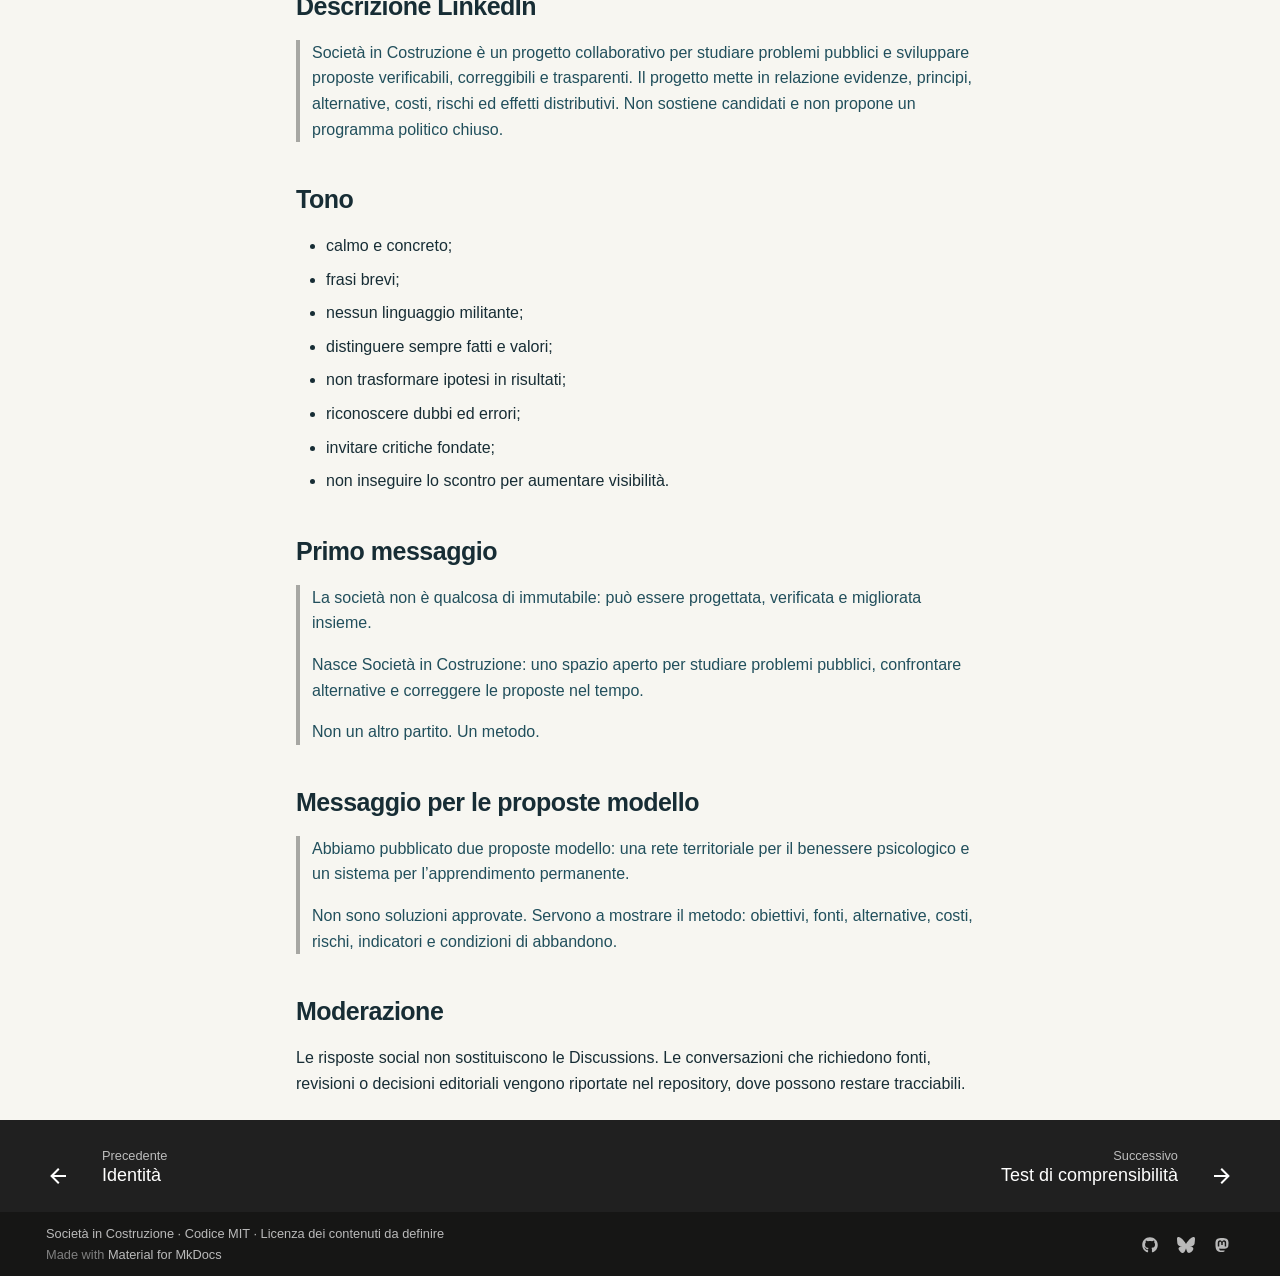
<file: comunicazione/identita-social/index.html>
<!doctype html>
<html lang="it" class="no-js">
  <head>
    
      <meta charset="utf-8">
      <meta name="viewport" content="width=device-width,initial-scale=1">
      
        <meta name="description" content="Piattaforma collaborativa per progettare, valutare e migliorare proposte pubbliche.">
      
      
      
        <link rel="canonical" href="https://rbrt-ai.github.io/societa-in-costruzione/comunicazione/identita-social/">
      
      
        <link rel="prev" href="../../naming/">
      
      
        <link rel="next" href="../../usability-test/">
      
      
        
      
      
      <link rel="icon" href="../../assets/favicon.svg">
      <meta name="generator" content="mkdocs-1.6.1, mkdocs-material-9.7.7">
    
    
      
        <title>Identità social - Società in Costruzione</title>
      
    
    
      <link rel="stylesheet" href="../../assets/stylesheets/main.ec1eaa64.min.css">
      
        
        <link rel="stylesheet" href="../../assets/stylesheets/palette.ab4e12ef.min.css">
      
      


    
    
      
    
    
      
    
    
      <link rel="stylesheet" href="../../stylesheets/extra.css">
    
    <script>__md_scope=new URL("../..",location),__md_hash=e=>[...e].reduce(((e,_)=>(e<<5)-e+_.charCodeAt(0)),0),__md_get=(e,_=localStorage,t=__md_scope)=>JSON.parse(_.getItem(t.pathname+"."+e)),__md_set=(e,_,t=localStorage,a=__md_scope)=>{try{t.setItem(a.pathname+"."+e,JSON.stringify(_))}catch(e){}}</script>
    
      

    
    
  </head>
  
  
    
    
      
    
    
    
    
    <body dir="ltr" data-md-color-scheme="default" data-md-color-primary="teal" data-md-color-accent="amber">
  
    
    <input class="md-toggle" data-md-toggle="drawer" type="checkbox" id="__drawer" autocomplete="off">
    <input class="md-toggle" data-md-toggle="search" type="checkbox" id="__search" autocomplete="off">
    <label class="md-overlay" for="__drawer"></label>
    <div data-md-component="skip">
      
        
        <a href="#identita-social" class="md-skip">
          Vai al contenuto
        </a>
      
    </div>
    <div data-md-component="announce">
      
    </div>
    
    
      

<header class="md-header" data-md-component="header">
  <nav class="md-header__inner md-grid" aria-label="Intestazione">
    <a href="../.." title="Società in Costruzione" class="md-header__button md-logo" aria-label="Società in Costruzione" data-md-component="logo">
      
  <img src="../../assets/logo.svg" alt="logo">

    </a>
    <label class="md-header__button md-icon" for="__drawer">
      
      <svg xmlns="http://www.w3.org/2000/svg" viewBox="0 0 24 24"><path d="M3 6h18v2H3zm0 5h18v2H3zm0 5h18v2H3z"/></svg>
    </label>
    <div class="md-header__title" data-md-component="header-title">
      <div class="md-header__ellipsis">
        <div class="md-header__topic">
          <span class="md-ellipsis">
            Società in Costruzione
          </span>
        </div>
        <div class="md-header__topic" data-md-component="header-topic">
          <span class="md-ellipsis">
            
              Identità social
            
          </span>
        </div>
      </div>
    </div>
    
      
        <form class="md-header__option" data-md-component="palette">
  
    
    
    
    <input class="md-option" data-md-color-media="(prefers-color-scheme: light)" data-md-color-scheme="default" data-md-color-primary="teal" data-md-color-accent="amber"  aria-label="Usa il tema scuro"  type="radio" name="__palette" id="__palette_0">
    
      <label class="md-header__button md-icon" title="Usa il tema scuro" for="__palette_1" hidden>
        <svg xmlns="http://www.w3.org/2000/svg" viewBox="0 0 24 24"><path d="m17.75 4.09-2.53 1.94.91 3.06-2.63-1.81-2.63 1.81.91-3.06-2.53-1.94L12.44 4l1.06-3 1.06 3zm3.5 6.91-1.64 1.25.59 1.98-1.7-1.17-1.7 1.17.59-1.98L15.75 11l2.06-.05L18.5 9l.69 1.95zm-2.28 4.95c.83-.08 1.72 1.1 1.19 1.85-.32.45-.66.87-1.08 1.27C15.17 23 8.84 23 4.94 19.07c-3.91-3.9-3.91-10.24 0-14.14.4-.4.82-.76 1.27-1.08.75-.53 1.93.36 1.85 1.19-.27 2.86.69 5.83 2.89 8.02a9.96 9.96 0 0 0 8.02 2.89m-1.64 2.02a12.08 12.08 0 0 1-7.8-3.47c-2.17-2.19-3.33-5-3.49-7.82-2.81 3.14-2.7 7.96.31 10.98 3.02 3.01 7.84 3.12 10.98.31"/></svg>
      </label>
    
  
    
    
    
    <input class="md-option" data-md-color-media="(prefers-color-scheme: dark)" data-md-color-scheme="slate" data-md-color-primary="teal" data-md-color-accent="amber"  aria-label="Usa il tema chiaro"  type="radio" name="__palette" id="__palette_1">
    
      <label class="md-header__button md-icon" title="Usa il tema chiaro" for="__palette_0" hidden>
        <svg xmlns="http://www.w3.org/2000/svg" viewBox="0 0 24 24"><path d="M12 7a5 5 0 0 1 5 5 5 5 0 0 1-5 5 5 5 0 0 1-5-5 5 5 0 0 1 5-5m0 2a3 3 0 0 0-3 3 3 3 0 0 0 3 3 3 3 0 0 0 3-3 3 3 0 0 0-3-3m0-7 2.39 3.42C13.65 5.15 12.84 5 12 5s-1.65.15-2.39.42zM3.34 7l4.16-.35A7.2 7.2 0 0 0 5.94 8.5c-.44.74-.69 1.5-.83 2.29zm.02 10 1.76-3.77a7.131 7.131 0 0 0 2.38 4.14zM20.65 7l-1.77 3.79a7.02 7.02 0 0 0-2.38-4.15zm-.01 10-4.14.36c.59-.51 1.12-1.14 1.54-1.86.42-.73.69-1.5.83-2.29zM12 22l-2.41-3.44c.74.27 1.55.44 2.41.44.82 0 1.63-.17 2.37-.44z"/></svg>
      </label>
    
  
</form>
      
    
    
      <script>var palette=__md_get("__palette");if(palette&&palette.color){if("(prefers-color-scheme)"===palette.color.media){var media=matchMedia("(prefers-color-scheme: light)"),input=document.querySelector(media.matches?"[data-md-color-media='(prefers-color-scheme: light)']":"[data-md-color-media='(prefers-color-scheme: dark)']");palette.color.media=input.getAttribute("data-md-color-media"),palette.color.scheme=input.getAttribute("data-md-color-scheme"),palette.color.primary=input.getAttribute("data-md-color-primary"),palette.color.accent=input.getAttribute("data-md-color-accent")}for(var[key,value]of Object.entries(palette.color))document.body.setAttribute("data-md-color-"+key,value)}</script>
    
    
    
      
      
        <label class="md-header__button md-icon" for="__search">
          
          <svg xmlns="http://www.w3.org/2000/svg" viewBox="0 0 24 24"><path d="M9.5 3A6.5 6.5 0 0 1 16 9.5c0 1.61-.59 3.09-1.56 4.23l.27.27h.79l5 5-1.5 1.5-5-5v-.79l-.27-.27A6.52 6.52 0 0 1 9.5 16 6.5 6.5 0 0 1 3 9.5 6.5 6.5 0 0 1 9.5 3m0 2C7 5 5 7 5 9.5S7 14 9.5 14 14 12 14 9.5 12 5 9.5 5"/></svg>
        </label>
        <div class="md-search" data-md-component="search" role="dialog">
  <label class="md-search__overlay" for="__search"></label>
  <div class="md-search__inner" role="search">
    <form class="md-search__form" name="search">
      <input type="text" class="md-search__input" name="query" aria-label="Cerca" placeholder="Cerca" autocapitalize="off" autocorrect="off" autocomplete="off" spellcheck="false" data-md-component="search-query" required>
      <label class="md-search__icon md-icon" for="__search">
        
        <svg xmlns="http://www.w3.org/2000/svg" viewBox="0 0 24 24"><path d="M9.5 3A6.5 6.5 0 0 1 16 9.5c0 1.61-.59 3.09-1.56 4.23l.27.27h.79l5 5-1.5 1.5-5-5v-.79l-.27-.27A6.52 6.52 0 0 1 9.5 16 6.5 6.5 0 0 1 3 9.5 6.5 6.5 0 0 1 9.5 3m0 2C7 5 5 7 5 9.5S7 14 9.5 14 14 12 14 9.5 12 5 9.5 5"/></svg>
        
        <svg xmlns="http://www.w3.org/2000/svg" viewBox="0 0 24 24"><path d="M20 11v2H8l5.5 5.5-1.42 1.42L4.16 12l7.92-7.92L13.5 5.5 8 11z"/></svg>
      </label>
      <nav class="md-search__options" aria-label="Cerca">
        
          <a href="javascript:void(0)" class="md-search__icon md-icon" title="Condividi" aria-label="Condividi" data-clipboard data-clipboard-text="" data-md-component="search-share" tabindex="-1">
            
            <svg xmlns="http://www.w3.org/2000/svg" viewBox="0 0 24 24"><path d="M18 16.08c-.76 0-1.44.3-1.96.77L8.91 12.7c.05-.23.09-.46.09-.7s-.04-.47-.09-.7l7.05-4.11c.54.5 1.25.81 2.04.81a3 3 0 0 0 3-3 3 3 0 0 0-3-3 3 3 0 0 0-3 3c0 .24.04.47.09.7L8.04 9.81C7.5 9.31 6.79 9 6 9a3 3 0 0 0-3 3 3 3 0 0 0 3 3c.79 0 1.5-.31 2.04-.81l7.12 4.15c-.05.21-.08.43-.08.66 0 1.61 1.31 2.91 2.92 2.91s2.92-1.3 2.92-2.91A2.92 2.92 0 0 0 18 16.08"/></svg>
          </a>
        
        <button type="reset" class="md-search__icon md-icon" title="Cancella" aria-label="Cancella" tabindex="-1">
          
          <svg xmlns="http://www.w3.org/2000/svg" viewBox="0 0 24 24"><path d="M19 6.41 17.59 5 12 10.59 6.41 5 5 6.41 10.59 12 5 17.59 6.41 19 12 13.41 17.59 19 19 17.59 13.41 12z"/></svg>
        </button>
      </nav>
      
    </form>
    <div class="md-search__output">
      <div class="md-search__scrollwrap" tabindex="0" data-md-scrollfix>
        <div class="md-search-result" data-md-component="search-result">
          <div class="md-search-result__meta">
            Inizializza la ricerca
          </div>
          <ol class="md-search-result__list" role="presentation"></ol>
        </div>
      </div>
    </div>
  </div>
</div>
      
    
    
      <div class="md-header__source">
        <a href="https://github.com/rbrt-ai/societa-in-costruzione" title="Apri repository" class="md-source" data-md-component="source">
  <div class="md-source__icon md-icon">
    
    <svg xmlns="http://www.w3.org/2000/svg" viewBox="0 0 448 512"><!--! Font Awesome Free 7.1.0 by @fontawesome - https://fontawesome.com License - https://fontawesome.com/license/free (Icons: CC BY 4.0, Fonts: SIL OFL 1.1, Code: MIT License) Copyright 2025 Fonticons, Inc.--><path d="M439.6 236.1 244 40.5c-5.4-5.5-12.8-8.5-20.4-8.5s-15 3-20.4 8.4L162.5 81l51.5 51.5c27.1-9.1 52.7 16.8 43.4 43.7l49.7 49.7c34.2-11.8 61.2 31 35.5 56.7-26.5 26.5-70.2-2.9-56-37.3L240.3 199v121.9c25.3 12.5 22.3 41.8 9.1 55-6.4 6.4-15.2 10.1-24.3 10.1s-17.8-3.6-24.3-10.1c-17.6-17.6-11.1-46.9 11.2-56v-123c-20.8-8.5-24.6-30.7-18.6-45L142.6 101 8.5 235.1C3 240.6 0 247.9 0 255.5s3 15 8.5 20.4l195.6 195.7c5.4 5.4 12.7 8.4 20.4 8.4s15-3 20.4-8.4l194.7-194.7c5.4-5.4 8.4-12.8 8.4-20.4s-3-15-8.4-20.4"/></svg>
  </div>
  <div class="md-source__repository">
    rbrt-ai/societa-in-costruzione
  </div>
</a>
      </div>
    
  </nav>
  
</header>
    
    <div class="md-container" data-md-component="container">
      
      
        
          
            
<nav class="md-tabs" aria-label="Tabs" data-md-component="tabs">
  <div class="md-grid">
    <ul class="md-tabs__list">
      
        
  
  
  
  
    <li class="md-tabs__item">
      <a href="../.." class="md-tabs__link">
        
  
  
    
  
  Home

      </a>
    </li>
  

      
        
  
  
  
  
    <li class="md-tabs__item">
      <a href="../../manifesto/" class="md-tabs__link">
        
  
  
    
  
  Manifesto

      </a>
    </li>
  

      
        
  
  
  
  
    <li class="md-tabs__item">
      <a href="../../principi/" class="md-tabs__link">
        
  
  
    
  
  Principi

      </a>
    </li>
  

      
        
  
  
  
  
    <li class="md-tabs__item">
      <a href="../../metodo/" class="md-tabs__link">
        
  
  
    
  
  Metodo

      </a>
    </li>
  

      
        
  
  
  
  
    
    
      <li class="md-tabs__item">
        <a href="../../proposte/" class="md-tabs__link">
          
  
  
    
  
  Proposte

        </a>
      </li>
    
  

      
        
  
  
  
  
    <li class="md-tabs__item">
      <a href="../../partecipa/" class="md-tabs__link">
        
  
  
    
  
  Partecipa

      </a>
    </li>
  

      
        
  
  
  
  
    <li class="md-tabs__item">
      <a href="../../roadmap/" class="md-tabs__link">
        
  
  
    
  
  Roadmap

      </a>
    </li>
  

      
        
  
  
  
  
    <li class="md-tabs__item">
      <a href="../../trasparenza/" class="md-tabs__link">
        
  
  
    
  
  Trasparenza

      </a>
    </li>
  

      
        
  
  
  
    
  
  
    
    
      <li class="md-tabs__item md-tabs__item--active">
        <a href="../../naming/" class="md-tabs__link">
          
  
  
    
  
  Progetto

        </a>
      </li>
    
  

      
    </ul>
  </div>
</nav>
          
        
      
      <main class="md-main" data-md-component="main">
        <div class="md-main__inner md-grid">
          
            
              
              <div class="md-sidebar md-sidebar--primary" data-md-component="sidebar" data-md-type="navigation" >
                <div class="md-sidebar__scrollwrap">
                  <div class="md-sidebar__inner">
                    


  


<nav class="md-nav md-nav--primary md-nav--lifted" aria-label="Navigazione" data-md-level="0">
  <label class="md-nav__title" for="__drawer">
    <a href="../.." title="Società in Costruzione" class="md-nav__button md-logo" aria-label="Società in Costruzione" data-md-component="logo">
      
  <img src="../../assets/logo.svg" alt="logo">

    </a>
    Società in Costruzione
  </label>
  
    <div class="md-nav__source">
      <a href="https://github.com/rbrt-ai/societa-in-costruzione" title="Apri repository" class="md-source" data-md-component="source">
  <div class="md-source__icon md-icon">
    
    <svg xmlns="http://www.w3.org/2000/svg" viewBox="0 0 448 512"><!--! Font Awesome Free 7.1.0 by @fontawesome - https://fontawesome.com License - https://fontawesome.com/license/free (Icons: CC BY 4.0, Fonts: SIL OFL 1.1, Code: MIT License) Copyright 2025 Fonticons, Inc.--><path d="M439.6 236.1 244 40.5c-5.4-5.5-12.8-8.5-20.4-8.5s-15 3-20.4 8.4L162.5 81l51.5 51.5c27.1-9.1 52.7 16.8 43.4 43.7l49.7 49.7c34.2-11.8 61.2 31 35.5 56.7-26.5 26.5-70.2-2.9-56-37.3L240.3 199v121.9c25.3 12.5 22.3 41.8 9.1 55-6.4 6.4-15.2 10.1-24.3 10.1s-17.8-3.6-24.3-10.1c-17.6-17.6-11.1-46.9 11.2-56v-123c-20.8-8.5-24.6-30.7-18.6-45L142.6 101 8.5 235.1C3 240.6 0 247.9 0 255.5s3 15 8.5 20.4l195.6 195.7c5.4 5.4 12.7 8.4 20.4 8.4s15-3 20.4-8.4l194.7-194.7c5.4-5.4 8.4-12.8 8.4-20.4s-3-15-8.4-20.4"/></svg>
  </div>
  <div class="md-source__repository">
    rbrt-ai/societa-in-costruzione
  </div>
</a>
    </div>
  
  <ul class="md-nav__list" data-md-scrollfix>
    
      
      
  
  
  
  
    <li class="md-nav__item">
      <a href="../.." class="md-nav__link">
        
  
  
  <span class="md-ellipsis">
    
  
    Home
  

    
  </span>
  
  

      </a>
    </li>
  

    
      
      
  
  
  
  
    <li class="md-nav__item">
      <a href="../../manifesto/" class="md-nav__link">
        
  
  
  <span class="md-ellipsis">
    
  
    Manifesto
  

    
  </span>
  
  

      </a>
    </li>
  

    
      
      
  
  
  
  
    <li class="md-nav__item">
      <a href="../../principi/" class="md-nav__link">
        
  
  
  <span class="md-ellipsis">
    
  
    Principi
  

    
  </span>
  
  

      </a>
    </li>
  

    
      
      
  
  
  
  
    <li class="md-nav__item">
      <a href="../../metodo/" class="md-nav__link">
        
  
  
  <span class="md-ellipsis">
    
  
    Metodo
  

    
  </span>
  
  

      </a>
    </li>
  

    
      
      
  
  
  
  
    
    
      
        
          
        
      
        
      
        
      
        
      
    
    
    
      
      
        
      
    
    
    <li class="md-nav__item md-nav__item--nested">
      
        
        
        <input class="md-nav__toggle md-toggle " type="checkbox" id="__nav_5" >
        
          
          <div class="md-nav__link md-nav__container">
            <a href="../../proposte/" class="md-nav__link ">
              
  
  
  <span class="md-ellipsis">
    
  
    Proposte
  

    
  </span>
  
  

            </a>
            
              
              <label class="md-nav__link " for="__nav_5" id="__nav_5_label" tabindex="0">
                <span class="md-nav__icon md-icon"></span>
              </label>
            
          </div>
        
        <nav class="md-nav" data-md-level="1" aria-labelledby="__nav_5_label" aria-expanded="false">
          <label class="md-nav__title" for="__nav_5">
            <span class="md-nav__icon md-icon"></span>
            
  
    Proposte
  

          </label>
          <ul class="md-nav__list" data-md-scrollfix>
            
              
            
              
                
  
  
  
  
    <li class="md-nav__item">
      <a href="../../proposte/salute-mentale-territoriale/" class="md-nav__link">
        
  
  
  <span class="md-ellipsis">
    
  
    Benessere psicologico
  

    
  </span>
  
  

      </a>
    </li>
  

              
            
              
                
  
  
  
  
    <li class="md-nav__item">
      <a href="../../proposte/apprendimento-permanente/" class="md-nav__link">
        
  
  
  <span class="md-ellipsis">
    
  
    Apprendimento permanente
  

    
  </span>
  
  

      </a>
    </li>
  

              
            
              
                
  
  
  
  
    <li class="md-nav__item">
      <a href="../../proposte/template/" class="md-nav__link">
        
  
  
  <span class="md-ellipsis">
    
  
    Template
  

    
  </span>
  
  

      </a>
    </li>
  

              
            
          </ul>
        </nav>
      
    </li>
  

    
      
      
  
  
  
  
    <li class="md-nav__item">
      <a href="../../partecipa/" class="md-nav__link">
        
  
  
  <span class="md-ellipsis">
    
  
    Partecipa
  

    
  </span>
  
  

      </a>
    </li>
  

    
      
      
  
  
  
  
    <li class="md-nav__item">
      <a href="../../roadmap/" class="md-nav__link">
        
  
  
  <span class="md-ellipsis">
    
  
    Roadmap
  

    
  </span>
  
  

      </a>
    </li>
  

    
      
      
  
  
  
  
    <li class="md-nav__item">
      <a href="../../trasparenza/" class="md-nav__link">
        
  
  
  <span class="md-ellipsis">
    
  
    Trasparenza
  

    
  </span>
  
  

      </a>
    </li>
  

    
      
      
  
  
    
  
  
  
    
    
      
        
      
        
      
        
      
    
    
    
      
        
        
      
      
        
      
    
    
    <li class="md-nav__item md-nav__item--active md-nav__item--section md-nav__item--nested">
      
        
        
        <input class="md-nav__toggle md-toggle " type="checkbox" id="__nav_9" checked>
        
          
          <label class="md-nav__link" for="__nav_9" id="__nav_9_label" tabindex="">
            
  
  
  <span class="md-ellipsis">
    
  
    Progetto
  

    
  </span>
  
  

            <span class="md-nav__icon md-icon"></span>
          </label>
        
        <nav class="md-nav" data-md-level="1" aria-labelledby="__nav_9_label" aria-expanded="true">
          <label class="md-nav__title" for="__nav_9">
            <span class="md-nav__icon md-icon"></span>
            
  
    Progetto
  

          </label>
          <ul class="md-nav__list" data-md-scrollfix>
            
              
                
  
  
  
  
    <li class="md-nav__item">
      <a href="../../naming/" class="md-nav__link">
        
  
  
  <span class="md-ellipsis">
    
  
    Identità
  

    
  </span>
  
  

      </a>
    </li>
  

              
            
              
                
  
  
    
  
  
  
    <li class="md-nav__item md-nav__item--active">
      
      <input class="md-nav__toggle md-toggle" type="checkbox" id="__toc">
      
      
        
      
      
        <label class="md-nav__link md-nav__link--active" for="__toc">
          
  
  
  <span class="md-ellipsis">
    
  
    Identità social
  

    
  </span>
  
  

          <span class="md-nav__icon md-icon"></span>
        </label>
      
      <a href="./" class="md-nav__link md-nav__link--active">
        
  
  
  <span class="md-ellipsis">
    
  
    Identità social
  

    
  </span>
  
  

      </a>
      
        

<nav class="md-nav md-nav--secondary" aria-label="Indice">
  
  
  
    
  
  
    <label class="md-nav__title" for="__toc">
      <span class="md-nav__icon md-icon"></span>
      Indice
    </label>
    <ul class="md-nav__list" data-md-component="toc" data-md-scrollfix>
      
        <li class="md-nav__item">
  <a href="#canali-attivi" class="md-nav__link">
    <span class="md-ellipsis">
      
        Canali attivi
      
    </span>
  </a>
  
</li>
      
        <li class="md-nav__item">
  <a href="#nome-e-handle" class="md-nav__link">
    <span class="md-ellipsis">
      
        Nome e handle
      
    </span>
  </a>
  
</li>
      
        <li class="md-nav__item">
  <a href="#identita-visiva" class="md-nav__link">
    <span class="md-ellipsis">
      
        Identità visiva
      
    </span>
  </a>
  
    <nav class="md-nav" aria-label="Identità visiva">
      <ul class="md-nav__list">
        
          <li class="md-nav__item">
  <a href="#asset" class="md-nav__link">
    <span class="md-ellipsis">
      
        Asset
      
    </span>
  </a>
  
</li>
        
      </ul>
    </nav>
  
</li>
      
        <li class="md-nav__item">
  <a href="#bio-breve" class="md-nav__link">
    <span class="md-ellipsis">
      
        Bio breve
      
    </span>
  </a>
  
</li>
      
        <li class="md-nav__item">
  <a href="#bio-mastodon" class="md-nav__link">
    <span class="md-ellipsis">
      
        Bio Mastodon
      
    </span>
  </a>
  
</li>
      
        <li class="md-nav__item">
  <a href="#descrizione-linkedin" class="md-nav__link">
    <span class="md-ellipsis">
      
        Descrizione LinkedIn
      
    </span>
  </a>
  
</li>
      
        <li class="md-nav__item">
  <a href="#tono" class="md-nav__link">
    <span class="md-ellipsis">
      
        Tono
      
    </span>
  </a>
  
</li>
      
        <li class="md-nav__item">
  <a href="#primo-messaggio" class="md-nav__link">
    <span class="md-ellipsis">
      
        Primo messaggio
      
    </span>
  </a>
  
</li>
      
        <li class="md-nav__item">
  <a href="#messaggio-per-le-proposte-modello" class="md-nav__link">
    <span class="md-ellipsis">
      
        Messaggio per le proposte modello
      
    </span>
  </a>
  
</li>
      
        <li class="md-nav__item">
  <a href="#moderazione" class="md-nav__link">
    <span class="md-ellipsis">
      
        Moderazione
      
    </span>
  </a>
  
</li>
      
    </ul>
  
</nav>
      
    </li>
  

              
            
              
                
  
  
  
  
    <li class="md-nav__item">
      <a href="../../usability-test/" class="md-nav__link">
        
  
  
  <span class="md-ellipsis">
    
  
    Test di comprensibilità
  

    
  </span>
  
  

      </a>
    </li>
  

              
            
          </ul>
        </nav>
      
    </li>
  

    
  </ul>
</nav>
                  </div>
                </div>
              </div>
            
            
              
              <div class="md-sidebar md-sidebar--secondary" data-md-component="sidebar" data-md-type="toc" >
                <div class="md-sidebar__scrollwrap">
                  <div class="md-sidebar__inner">
                    

<nav class="md-nav md-nav--secondary" aria-label="Indice">
  
  
  
    
  
  
    <label class="md-nav__title" for="__toc">
      <span class="md-nav__icon md-icon"></span>
      Indice
    </label>
    <ul class="md-nav__list" data-md-component="toc" data-md-scrollfix>
      
        <li class="md-nav__item">
  <a href="#canali-attivi" class="md-nav__link">
    <span class="md-ellipsis">
      
        Canali attivi
      
    </span>
  </a>
  
</li>
      
        <li class="md-nav__item">
  <a href="#nome-e-handle" class="md-nav__link">
    <span class="md-ellipsis">
      
        Nome e handle
      
    </span>
  </a>
  
</li>
      
        <li class="md-nav__item">
  <a href="#identita-visiva" class="md-nav__link">
    <span class="md-ellipsis">
      
        Identità visiva
      
    </span>
  </a>
  
    <nav class="md-nav" aria-label="Identità visiva">
      <ul class="md-nav__list">
        
          <li class="md-nav__item">
  <a href="#asset" class="md-nav__link">
    <span class="md-ellipsis">
      
        Asset
      
    </span>
  </a>
  
</li>
        
      </ul>
    </nav>
  
</li>
      
        <li class="md-nav__item">
  <a href="#bio-breve" class="md-nav__link">
    <span class="md-ellipsis">
      
        Bio breve
      
    </span>
  </a>
  
</li>
      
        <li class="md-nav__item">
  <a href="#bio-mastodon" class="md-nav__link">
    <span class="md-ellipsis">
      
        Bio Mastodon
      
    </span>
  </a>
  
</li>
      
        <li class="md-nav__item">
  <a href="#descrizione-linkedin" class="md-nav__link">
    <span class="md-ellipsis">
      
        Descrizione LinkedIn
      
    </span>
  </a>
  
</li>
      
        <li class="md-nav__item">
  <a href="#tono" class="md-nav__link">
    <span class="md-ellipsis">
      
        Tono
      
    </span>
  </a>
  
</li>
      
        <li class="md-nav__item">
  <a href="#primo-messaggio" class="md-nav__link">
    <span class="md-ellipsis">
      
        Primo messaggio
      
    </span>
  </a>
  
</li>
      
        <li class="md-nav__item">
  <a href="#messaggio-per-le-proposte-modello" class="md-nav__link">
    <span class="md-ellipsis">
      
        Messaggio per le proposte modello
      
    </span>
  </a>
  
</li>
      
        <li class="md-nav__item">
  <a href="#moderazione" class="md-nav__link">
    <span class="md-ellipsis">
      
        Moderazione
      
    </span>
  </a>
  
</li>
      
    </ul>
  
</nav>
                  </div>
                </div>
              </div>
            
          
          
            <div class="md-content" data-md-component="content">
              
              <article class="md-content__inner md-typeset">
                
                  


  
    <a href="https://github.com/rbrt-ai/societa-in-costruzione/edit/main/docs/comunicazione/identita-social.md" title="Modifica" class="md-content__button md-icon" rel="edit">
      
      <svg xmlns="http://www.w3.org/2000/svg" viewBox="0 0 24 24"><path d="M10 20H6V4h7v5h5v3.1l2-2V8l-6-6H6c-1.1 0-2 .9-2 2v16c0 1.1.9 2 2 2h4zm10.2-7c.1 0 .3.1.4.2l1.3 1.3c.2.2.2.6 0 .8l-1 1-2.1-2.1 1-1c.1-.1.2-.2.4-.2m0 3.9L14.1 23H12v-2.1l6.1-6.1z"/></svg>
    </a>
  
  


<h1 id="identita-social">Identità social</h1>
<h2 id="canali-attivi">Canali attivi</h2>
<ul>
<li><a href="https://bsky.app/profile/societacostruzione.bsky.social">Bluesky — @societacostruzione.bsky.social</a></li>
<li><a href="https://mastodon.social/@societaideale">Mastodon — @societaideale@mastodon.social</a></li>
<li><a href="https://github.com/rbrt-ai/societa-in-costruzione">GitHub — repository e Discussions</a></li>
</ul>
<p>I profili usano esclusivamente l'identità pubblica del progetto. Non sono collegati profili
personali. LinkedIn verrà aggiunto solo quando sarà disponibile una pagina organizzazione
separata.</p>
<h2 id="nome-e-handle">Nome e handle</h2>
<ul>
<li><strong>Nome visualizzato:</strong> Società in Costruzione</li>
<li><strong>Handle preferito:</strong> <code>societaincostruzione</code></li>
<li><strong>Alternativa breve:</strong> <code>societacostruzione</code></li>
<li><strong>Alternativa con separatore:</strong> <code>societa_in_costruzione</code></li>
</ul>
<p>La disponibilità deve essere verificata su ogni piattaforma. Non usare numeri o parole che facciano
pensare a un partito, a un’impresa edile o a un ente pubblico.</p>
<h2 id="identita-visiva">Identità visiva</h2>
<ul>
<li>blu petrolio profondo: <code>#173D48</code>;</li>
<li>turchese moderato: <code>#79B7A8</code>;</li>
<li>avorio caldo: <code>#F7F6F1</code>;</li>
<li>ocra controllato: <code>#C58B48</code>;</li>
<li>tipografia sans-serif di sistema, leggibile;</li>
<li>forme modulari collegate;</li>
<li>nessuna bandiera, simbolo di partito, cantiere o immagine futuristica dell’AI.</li>
</ul>
<h3 id="asset">Asset</h3>
<ul>
<li>avatar: simbolo modulare su fondo petrolio;</li>
<li>copertina: titolo, messaggio “Costruiamo insieme una società migliore” e struttura modulare;</li>
<li>testo alternativo: “Elementi geometrici collegati formano una struttura aperta nei colori
  petrolio, turchese, avorio e ocra”.</li>
</ul>
<h2 id="bio-breve">Bio breve</h2>
<blockquote>
<p>Piattaforma aperta per progettare, confrontare e migliorare proposte pubbliche con dati, scienza,
logica e intelligenza collettiva. Non un partito.</p>
</blockquote>
<h2 id="bio-mastodon">Bio Mastodon</h2>
<blockquote>
<p>Società in Costruzione è una piattaforma civica aperta. Studiamo problemi, confrontiamo
alternative e miglioriamo proposte usando dati, scienza, logica ed esperienza. Fonti, limiti,
costi e correzioni restano visibili. Non un partito: un metodo.</p>
</blockquote>
<h2 id="descrizione-linkedin">Descrizione LinkedIn</h2>
<blockquote>
<p>Società in Costruzione è un progetto collaborativo per studiare problemi pubblici e sviluppare
proposte verificabili, correggibili e trasparenti. Il progetto mette in relazione evidenze,
principi, alternative, costi, rischi ed effetti distributivi. Non sostiene candidati e non
propone un programma politico chiuso.</p>
</blockquote>
<h2 id="tono">Tono</h2>
<ul>
<li>calmo e concreto;</li>
<li>frasi brevi;</li>
<li>nessun linguaggio militante;</li>
<li>distinguere sempre fatti e valori;</li>
<li>non trasformare ipotesi in risultati;</li>
<li>riconoscere dubbi ed errori;</li>
<li>invitare critiche fondate;</li>
<li>non inseguire lo scontro per aumentare visibilità.</li>
</ul>
<h2 id="primo-messaggio">Primo messaggio</h2>
<blockquote>
<p>La società non è qualcosa di immutabile: può essere progettata, verificata e migliorata insieme.</p>
<p>Nasce Società in Costruzione: uno spazio aperto per studiare problemi pubblici, confrontare
alternative e correggere le proposte nel tempo.</p>
<p>Non un altro partito. Un metodo.</p>
</blockquote>
<h2 id="messaggio-per-le-proposte-modello">Messaggio per le proposte modello</h2>
<blockquote>
<p>Abbiamo pubblicato due proposte modello: una rete territoriale per il benessere psicologico e un
sistema per l’apprendimento permanente.</p>
<p>Non sono soluzioni approvate. Servono a mostrare il metodo: obiettivi, fonti, alternative, costi,
rischi, indicatori e condizioni di abbandono.</p>
</blockquote>
<h2 id="moderazione">Moderazione</h2>
<p>Le risposte social non sostituiscono le Discussions. Le conversazioni che richiedono fonti,
revisioni o decisioni editoriali vengono riportate nel repository, dove possono restare
tracciabili.</p>












                
              </article>
            </div>
          
          
<script>var target=document.getElementById(location.hash.slice(1));target&&target.name&&(target.checked=target.name.startsWith("__tabbed_"))</script>
        </div>
        
          <button type="button" class="md-top md-icon" data-md-component="top" hidden>
  
  <svg xmlns="http://www.w3.org/2000/svg" viewBox="0 0 24 24"><path d="M13 20h-2V8l-5.5 5.5-1.42-1.42L12 4.16l7.92 7.92-1.42 1.42L13 8z"/></svg>
  Torna su
</button>
        
      </main>
      
        <footer class="md-footer">
  
    
      
      <nav class="md-footer__inner md-grid" aria-label="Piede" >
        
          
          <a href="../../naming/" class="md-footer__link md-footer__link--prev" aria-label="Precedente: Identità">
            <div class="md-footer__button md-icon">
              
              <svg xmlns="http://www.w3.org/2000/svg" viewBox="0 0 24 24"><path d="M20 11v2H8l5.5 5.5-1.42 1.42L4.16 12l7.92-7.92L13.5 5.5 8 11z"/></svg>
            </div>
            <div class="md-footer__title">
              <span class="md-footer__direction">
                Precedente
              </span>
              <div class="md-ellipsis">
                Identità
              </div>
            </div>
          </a>
        
        
          
          <a href="../../usability-test/" class="md-footer__link md-footer__link--next" aria-label="Successivo: Test di comprensibilità">
            <div class="md-footer__title">
              <span class="md-footer__direction">
                Successivo
              </span>
              <div class="md-ellipsis">
                Test di comprensibilità
              </div>
            </div>
            <div class="md-footer__button md-icon">
              
              <svg xmlns="http://www.w3.org/2000/svg" viewBox="0 0 24 24"><path d="M4 11v2h12l-5.5 5.5 1.42 1.42L19.84 12l-7.92-7.92L10.5 5.5 16 11z"/></svg>
            </div>
          </a>
        
      </nav>
    
  
  <div class="md-footer-meta md-typeset">
    <div class="md-footer-meta__inner md-grid">
      <div class="md-copyright">
  
    <div class="md-copyright__highlight">
      Società in Costruzione · Codice MIT · Licenza dei contenuti da definire
    </div>
  
  
    Made with
    <a href="https://squidfunk.github.io/mkdocs-material/" target="_blank" rel="noopener">
      Material for MkDocs
    </a>
  
</div>
      
        
<div class="md-social">
  
    
    
    
    
    <a href="https://github.com/rbrt-ai/societa-in-costruzione" target="_blank" rel="noopener" title="Repository GitHub" class="md-social__link">
      <svg xmlns="http://www.w3.org/2000/svg" viewBox="0 0 512 512"><!--! Font Awesome Free 7.1.0 by @fontawesome - https://fontawesome.com License - https://fontawesome.com/license/free (Icons: CC BY 4.0, Fonts: SIL OFL 1.1, Code: MIT License) Copyright 2025 Fonticons, Inc.--><path d="M173.9 397.4c0 2-2.3 3.6-5.2 3.6-3.3.3-5.6-1.3-5.6-3.6 0-2 2.3-3.6 5.2-3.6 3-.3 5.6 1.3 5.6 3.6m-31.1-4.5c-.7 2 1.3 4.3 4.3 4.9 2.6 1 5.6 0 6.2-2s-1.3-4.3-4.3-5.2c-2.6-.7-5.5.3-6.2 2.3m44.2-1.7c-2.9.7-4.9 2.6-4.6 4.9.3 2 2.9 3.3 5.9 2.6 2.9-.7 4.9-2.6 4.6-4.6-.3-1.9-3-3.2-5.9-2.9M252.8 8C114.1 8 8 113.3 8 252c0 110.9 69.8 205.8 169.5 239.2 12.8 2.3 17.3-5.6 17.3-12.1 0-6.2-.3-40.4-.3-61.4 0 0-70 15-84.7-29.8 0 0-11.4-29.1-27.8-36.6 0 0-22.9-15.7 1.6-15.4 0 0 24.9 2 38.6 25.8 21.9 38.6 58.6 27.5 72.9 20.9 2.3-16 8.8-27.1 16-33.7-55.9-6.2-112.3-14.3-112.3-110.5 0-27.5 7.6-41.3 23.6-58.9-2.6-6.5-11.1-33.3 2.6-67.9 20.9-6.5 69 27 69 27 20-5.6 41.5-8.5 62.8-8.5s42.8 2.9 62.8 8.5c0 0 48.1-33.6 69-27 13.7 34.7 5.2 61.4 2.6 67.9 16 17.7 25.8 31.5 25.8 58.9 0 96.5-58.9 104.2-114.8 110.5 9.2 7.9 17 22.9 17 46.4 0 33.7-.3 75.4-.3 83.6 0 6.5 4.6 14.4 17.3 12.1C436.2 457.8 504 362.9 504 252 504 113.3 391.5 8 252.8 8M105.2 352.9c-1.3 1-1 3.3.7 5.2 1.6 1.6 3.9 2.3 5.2 1 1.3-1 1-3.3-.7-5.2-1.6-1.6-3.9-2.3-5.2-1m-10.8-8.1c-.7 1.3.3 2.9 2.3 3.9 1.6 1 3.6.7 4.3-.7.7-1.3-.3-2.9-2.3-3.9-2-.6-3.6-.3-4.3.7m32.4 35.6c-1.6 1.3-1 4.3 1.3 6.2 2.3 2.3 5.2 2.6 6.5 1 1.3-1.3.7-4.3-1.3-6.2-2.2-2.3-5.2-2.6-6.5-1m-11.4-14.7c-1.6 1-1.6 3.6 0 5.9s4.3 3.3 5.6 2.3c1.6-1.3 1.6-3.9 0-6.2-1.4-2.3-4-3.3-5.6-2"/></svg>
    </a>
  
    
    
    
    
    <a href="https://bsky.app/profile/societacostruzione.bsky.social" target="_blank" rel="noopener" title="Società in Costruzione su Bluesky" class="md-social__link">
      <svg xmlns="http://www.w3.org/2000/svg" viewBox="0 0 576 512"><!--! Font Awesome Free 7.1.0 by @fontawesome - https://fontawesome.com License - https://fontawesome.com/license/free (Icons: CC BY 4.0, Fonts: SIL OFL 1.1, Code: MIT License) Copyright 2025 Fonticons, Inc.--><path d="M407.8 294.7c-3.3-.4-6.7-.8-10-1.3 3.4.4 6.7.9 10 1.3M288 227.1c-26.1-50.7-97.1-145.2-163.1-191.8C61.6-9.4 37.5-1.7 21.6 5.5 3.3 13.8 0 41.9 0 58.4S9.1 194 15 213.9c19.5 65.7 89.1 87.9 153.2 80.7 3.3-.5 6.6-.9 10-1.4-3.3.5-6.6 1-10 1.4-93.9 14-177.3 48.2-67.9 169.9C220.6 589.1 265.1 437.8 288 361.1c22.9 76.7 49.2 222.5 185.6 103.4 102.4-103.4 28.1-156-65.8-169.9-3.3-.4-6.7-.8-10-1.3 3.4.4 6.7.9 10 1.3 64.1 7.1 133.6-15.1 153.2-80.7C566.9 194 576 75 576 58.4s-3.3-44.7-21.6-52.9c-15.8-7.1-40-14.9-103.2 29.8C385.1 81.9 314.1 176.4 288 227.1"/></svg>
    </a>
  
    
    
      
    
    
    
    <a href="https://mastodon.social/@societaideale" target="_blank" rel="noopener me" title="Società in Costruzione su Mastodon" class="md-social__link">
      <svg xmlns="http://www.w3.org/2000/svg" viewBox="0 0 448 512"><!--! Font Awesome Free 7.1.0 by @fontawesome - https://fontawesome.com License - https://fontawesome.com/license/free (Icons: CC BY 4.0, Fonts: SIL OFL 1.1, Code: MIT License) Copyright 2025 Fonticons, Inc.--><path d="M433 179.1c0-97.2-63.7-125.7-63.7-125.7-62.5-28.7-228.6-28.4-290.5 0 0 0-63.7 28.5-63.7 125.7 0 115.7-6.6 259.4 105.6 289.1 40.5 10.7 75.3 13 103.3 11.4 50.8-2.8 79.3-18.1 79.3-18.1l-1.7-36.9s-36.3 11.4-77.1 10.1c-40.4-1.4-83-4.4-89.6-54-.6-4.6-.9-9.3-.9-13.9 85.6 20.9 158.7 9.1 178.7 6.7 56.1-6.7 105-41.3 111.2-72.9 9.8-49.8 9-121.5 9-121.5zm-75.1 125.2h-46.6V190.1c0-49.7-64-51.6-64 6.9v62.5H201V197c0-58.5-64-56.6-64-6.9v114.2H90.3c0-122.1-5.2-147.9 18.4-175 25.9-28.9 79.8-30.8 103.8 6.1l11.6 19.5 11.6-19.5c24.1-37.1 78.1-34.8 103.8-6.1 23.7 27.3 18.4 53 18.4 175"/></svg>
    </a>
  
</div>
      
    </div>
  </div>
</footer>
      
    </div>
    <div class="md-dialog" data-md-component="dialog">
      <div class="md-dialog__inner md-typeset"></div>
    </div>
    
      <div class="md-progress" data-md-component="progress" role="progressbar"></div>
    
    
    
      
      
      <script id="__config" type="application/json">{"annotate": null, "base": "../..", "features": ["navigation.tabs", "navigation.sections", "navigation.indexes", "navigation.footer", "navigation.instant", "navigation.instant.progress", "navigation.top", "toc.follow", "search.highlight", "search.share", "content.action.edit", "content.code.copy"], "search": "../../assets/javascripts/workers/search.2c215733.min.js", "tags": null, "translations": {"clipboard.copied": "Copiato", "clipboard.copy": "Copia", "search.result.more.one": "1 altro in questa pagina", "search.result.more.other": "# altri in questa pagina", "search.result.none": "Nessun documento trovato", "search.result.one": "1 documento trovato", "search.result.other": "# documenti trovati", "search.result.placeholder": "Scrivi per iniziare a cercare", "search.result.term.missing": "Non presente", "select.version": "Seleziona la versione"}, "version": null}</script>
    
    
      <script src="../../assets/javascripts/bundle.d7400e89.min.js"></script>
      
    
  </body>
</html>
</file>
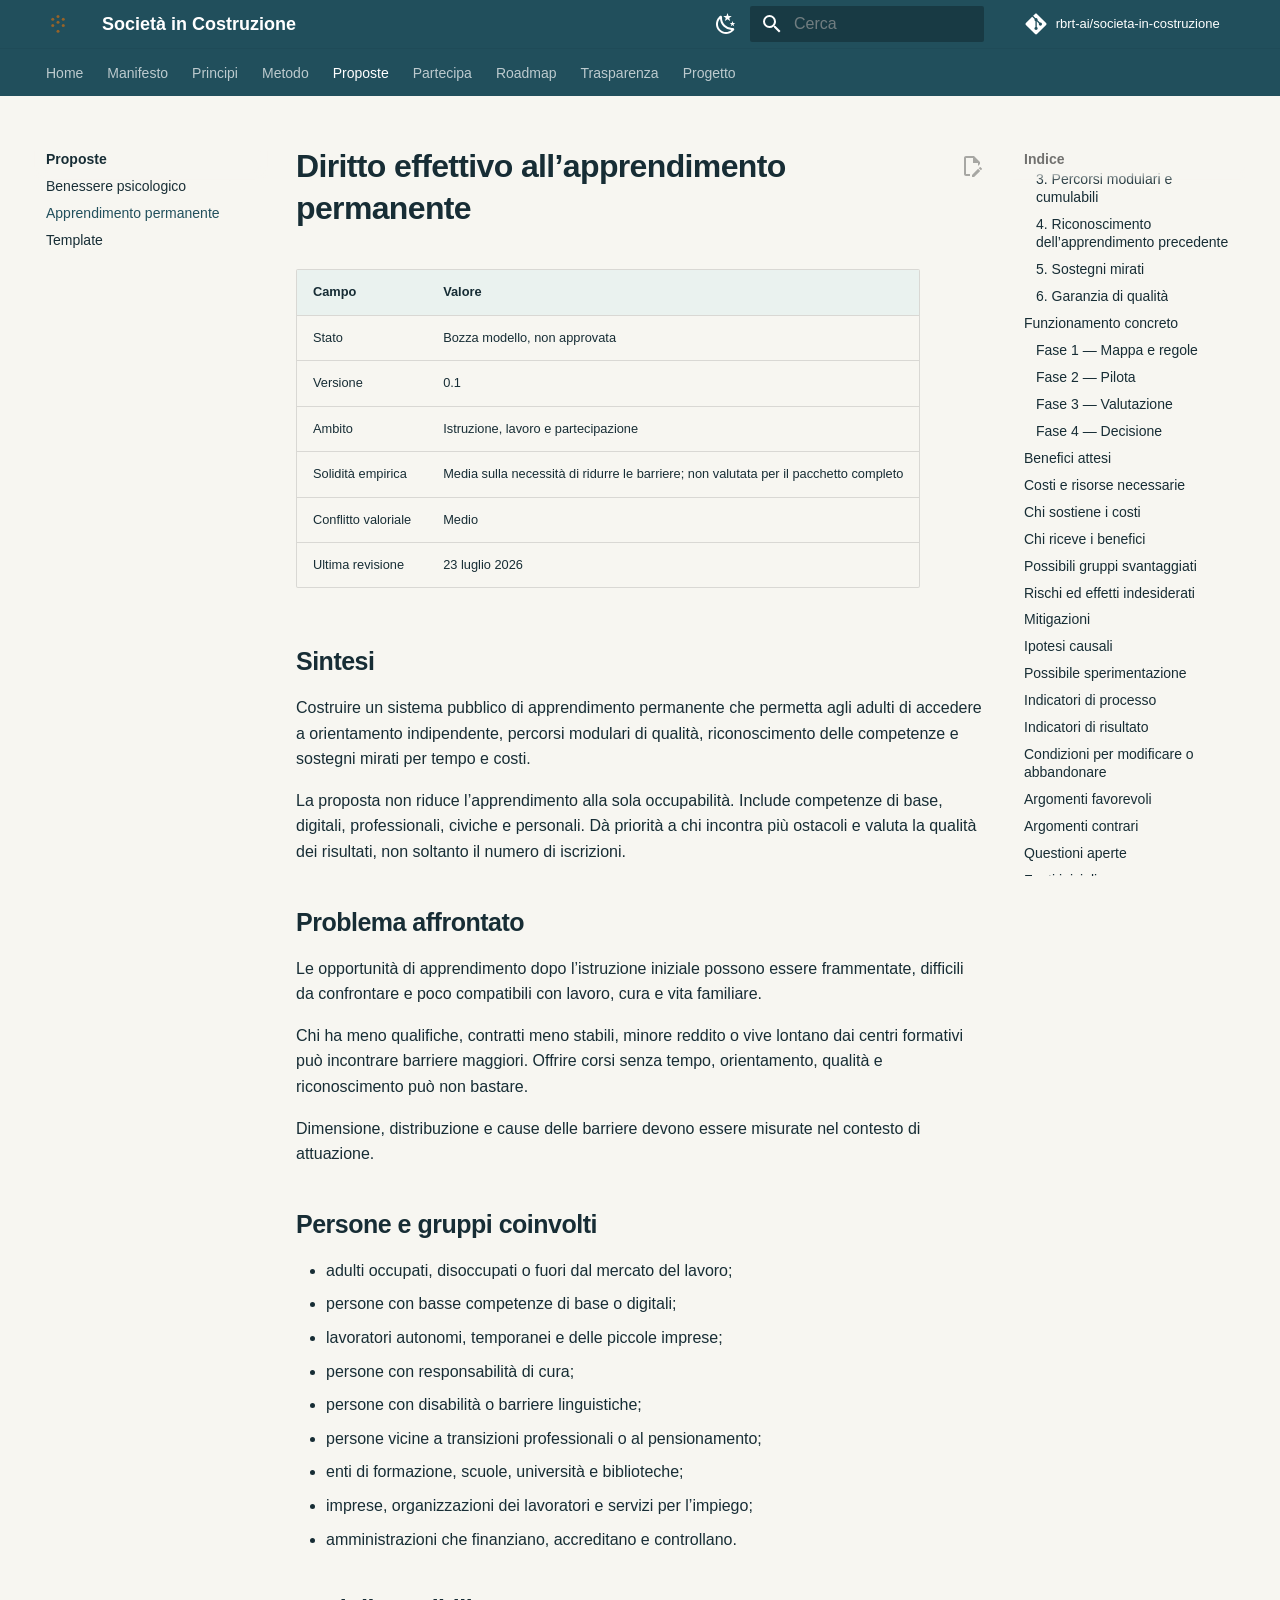
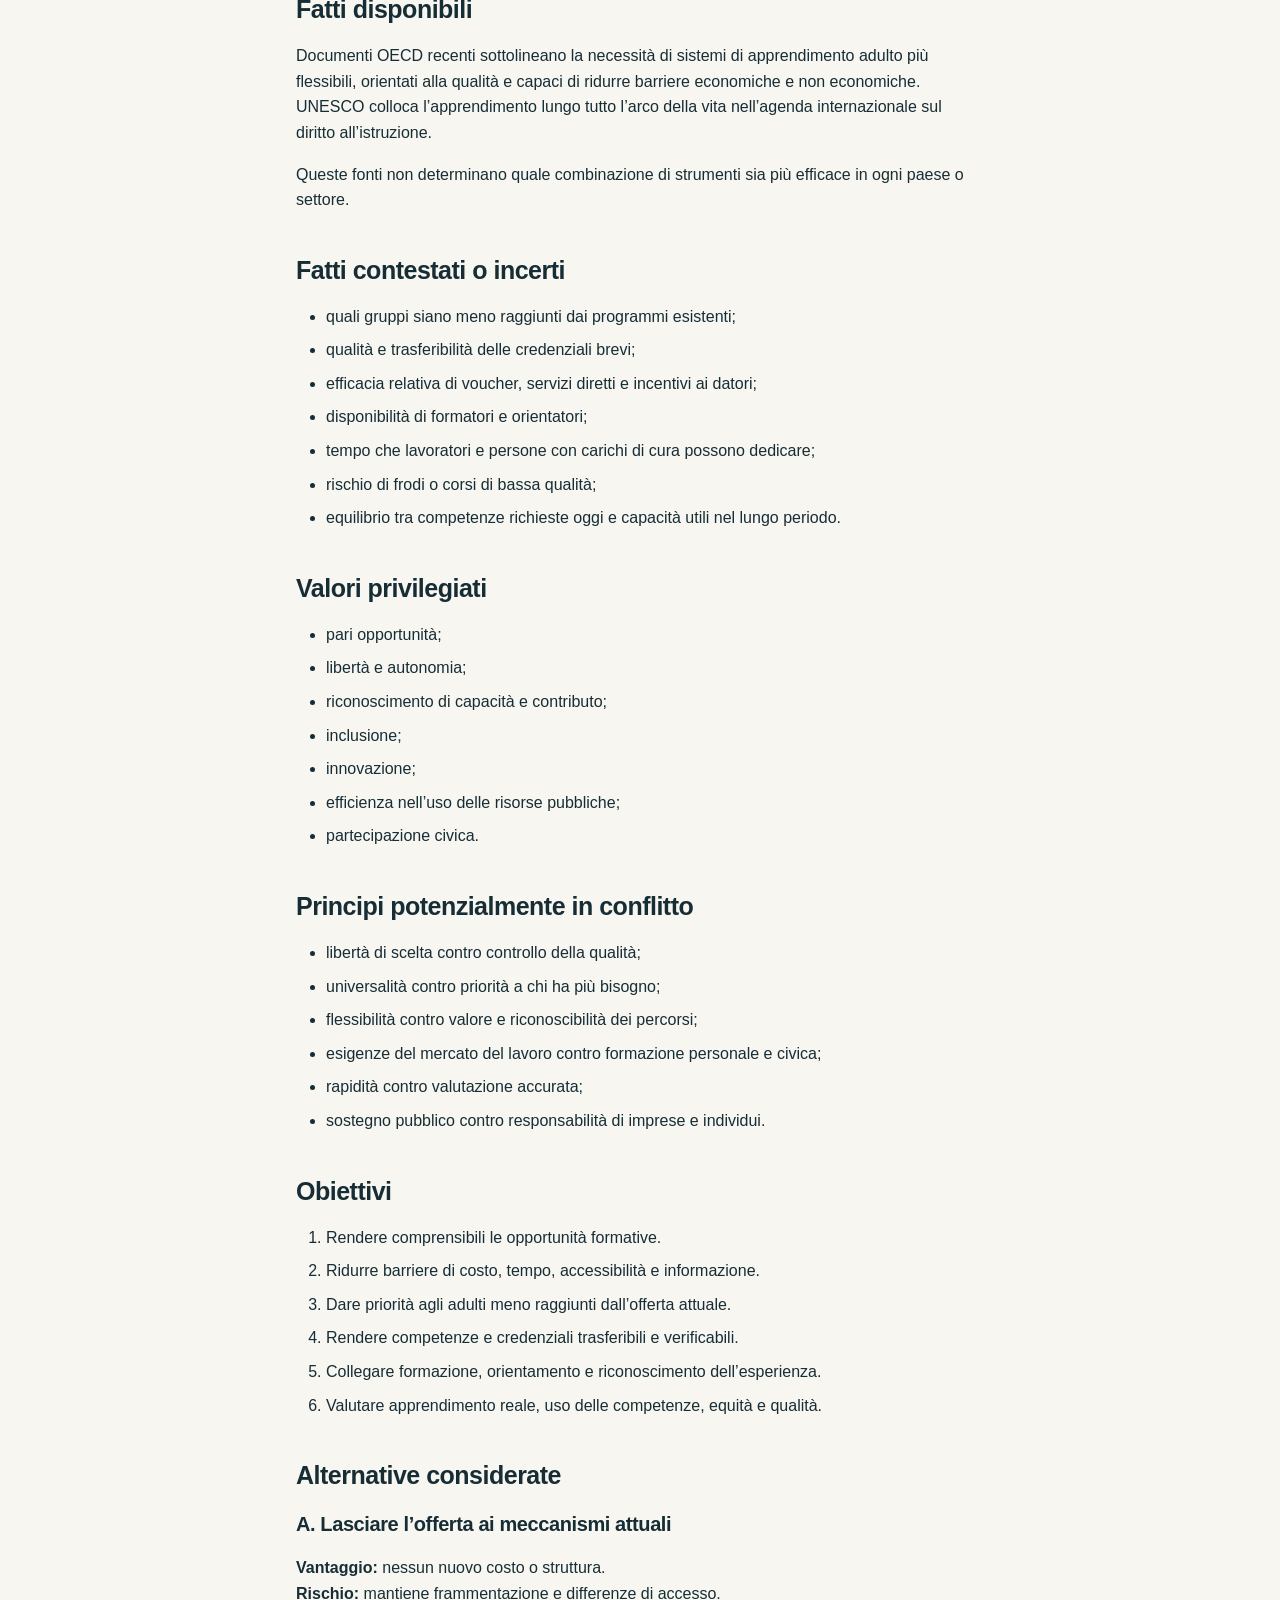
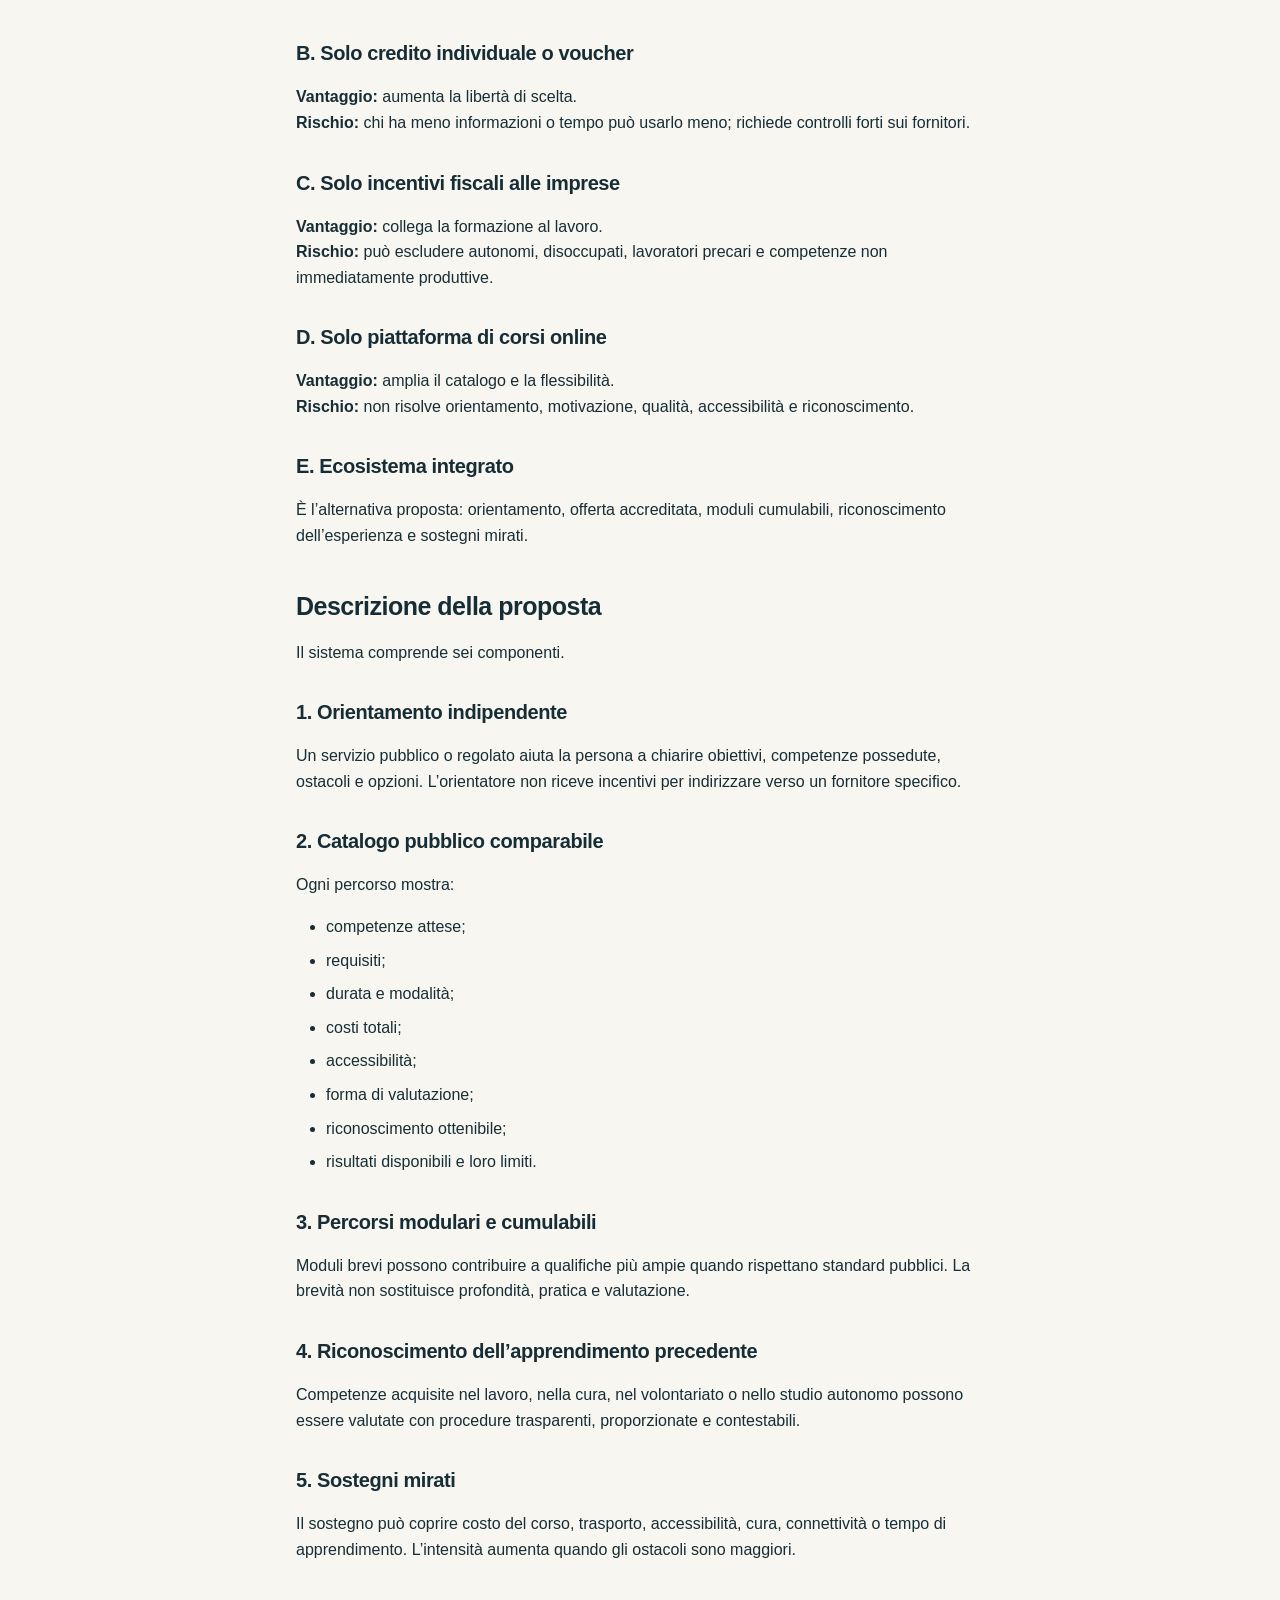
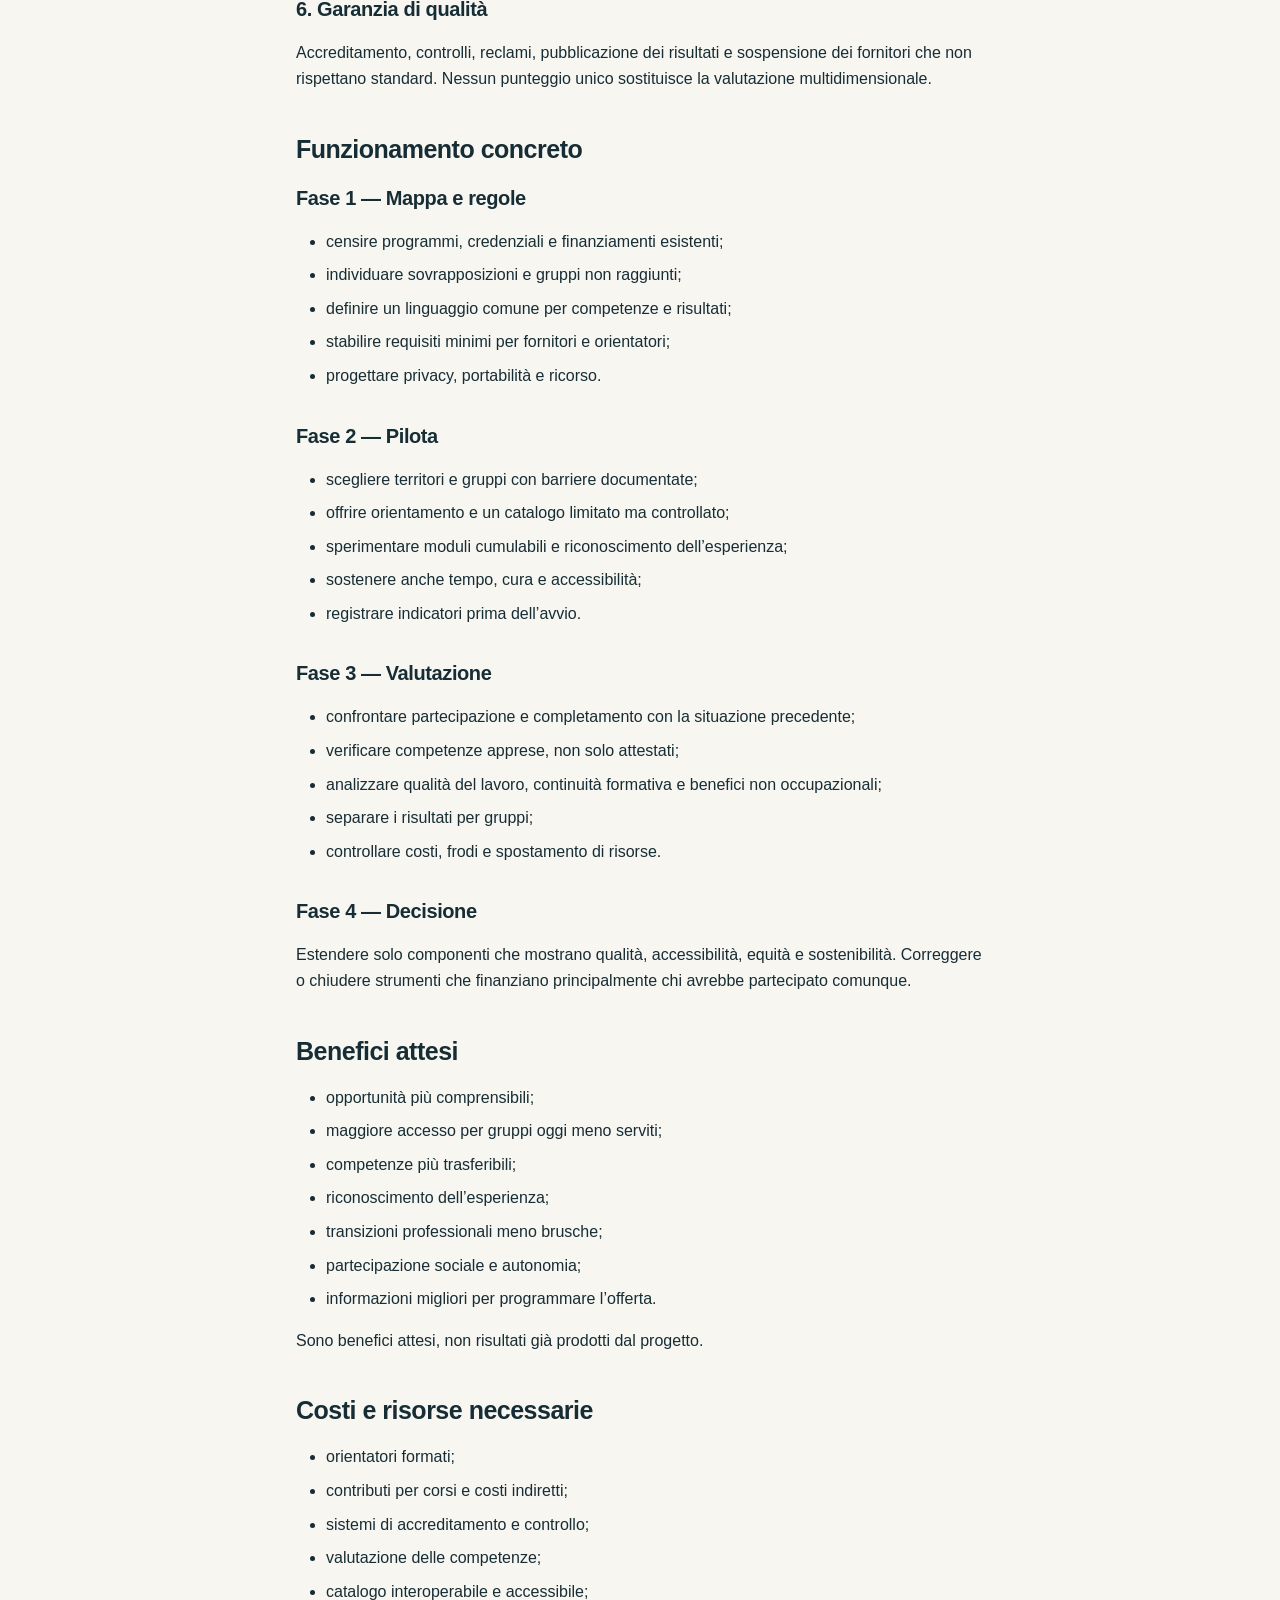
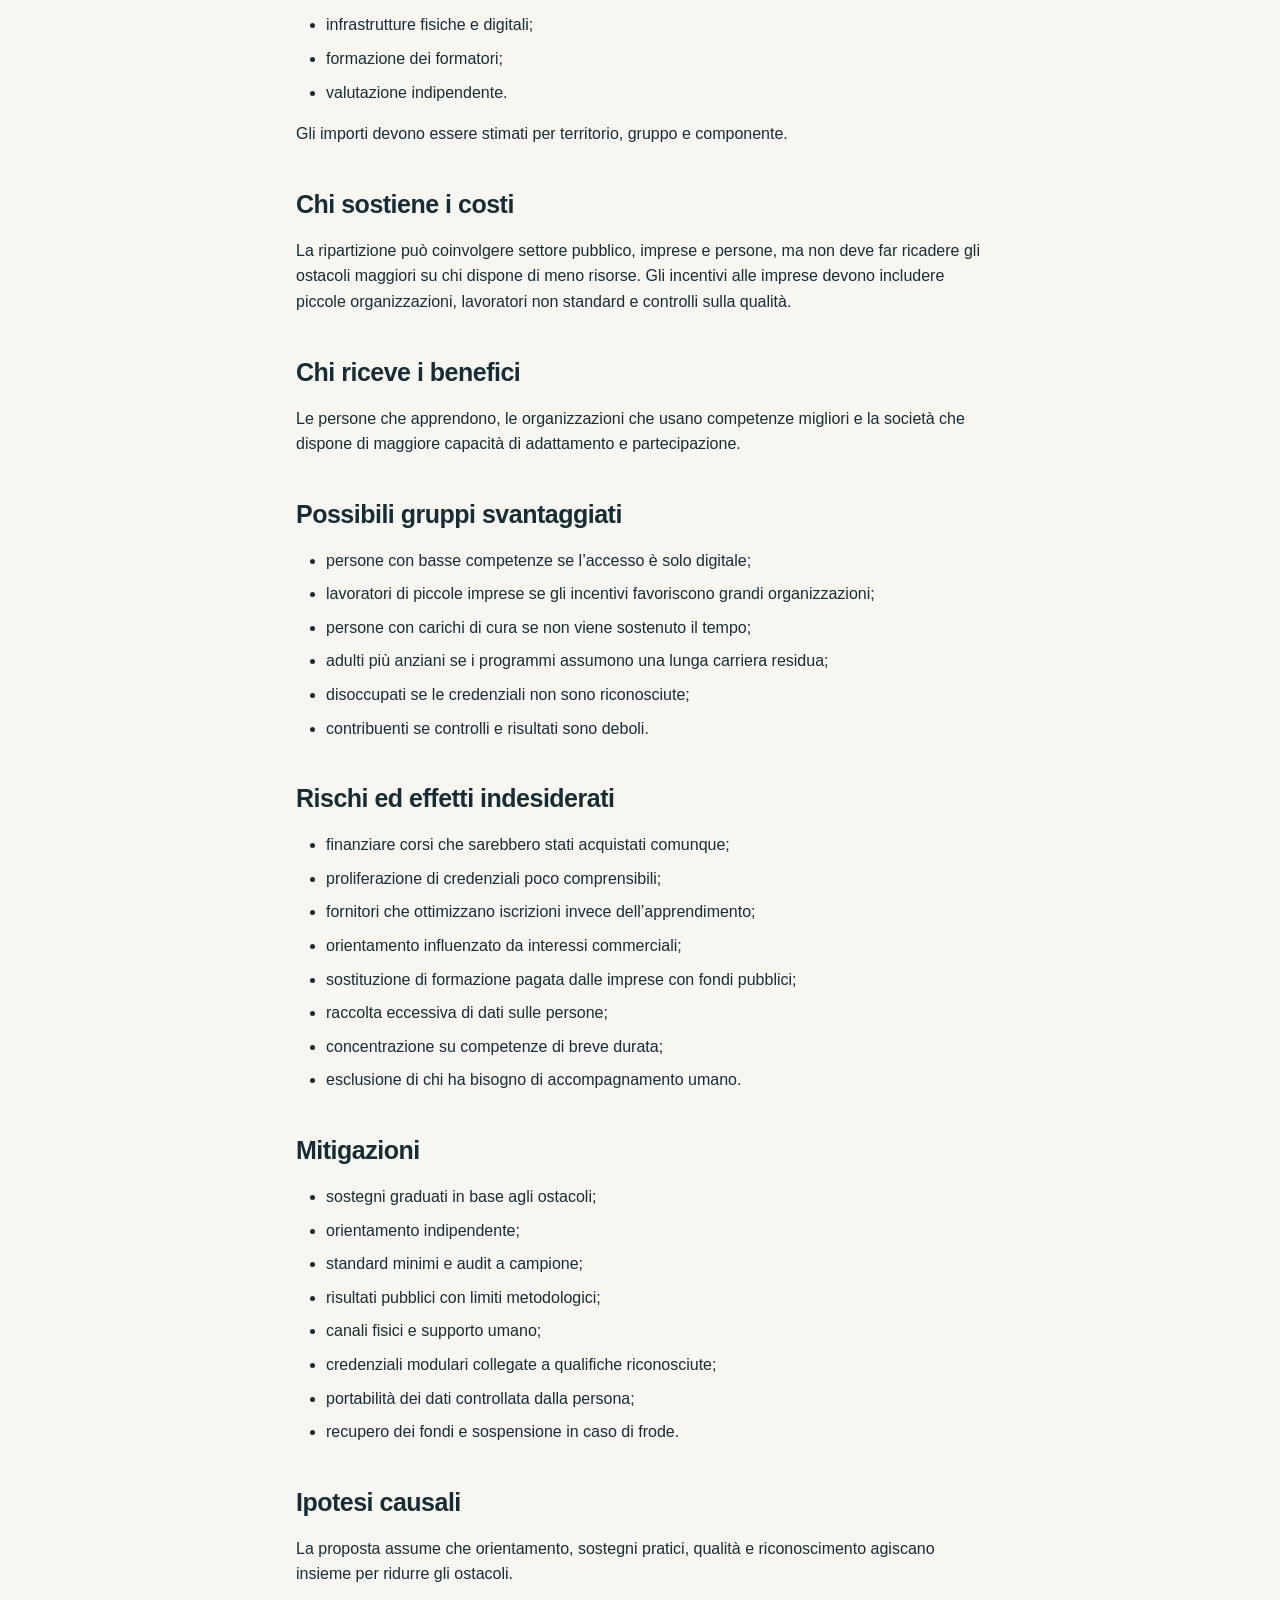
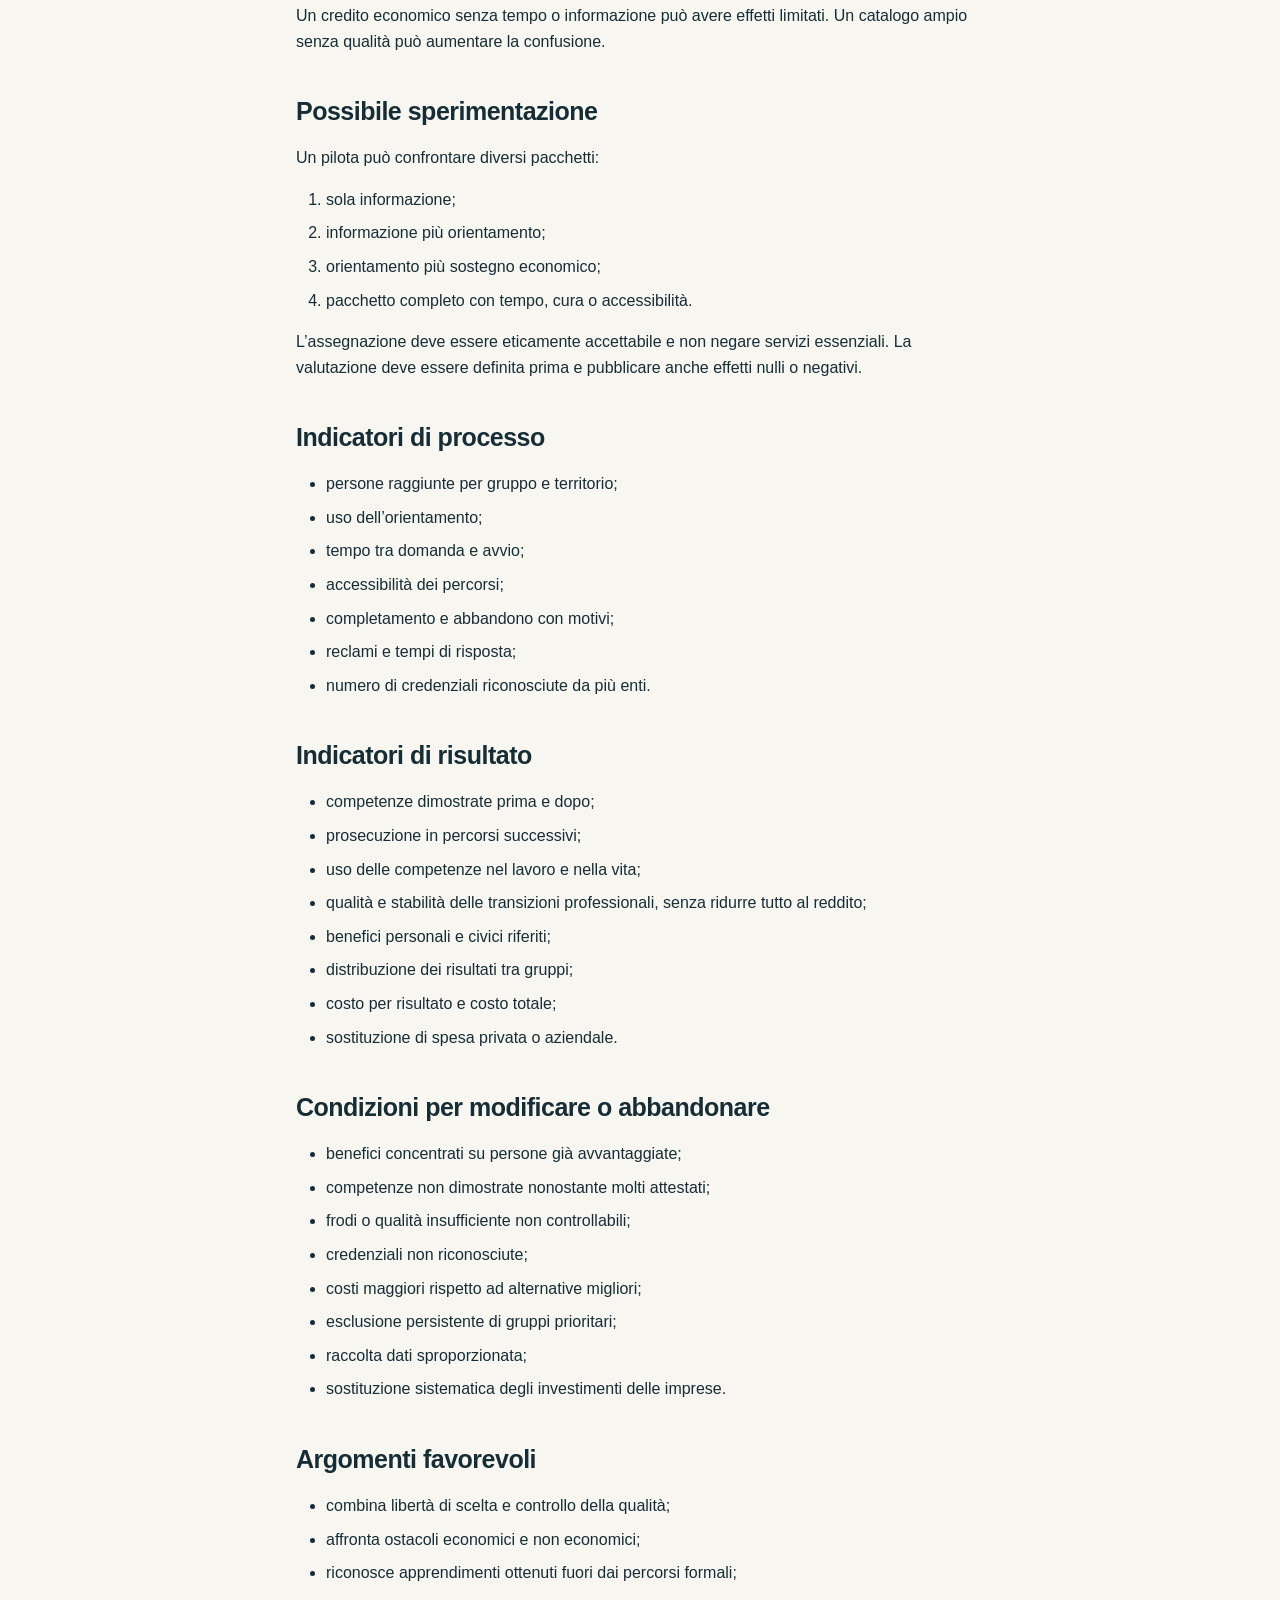
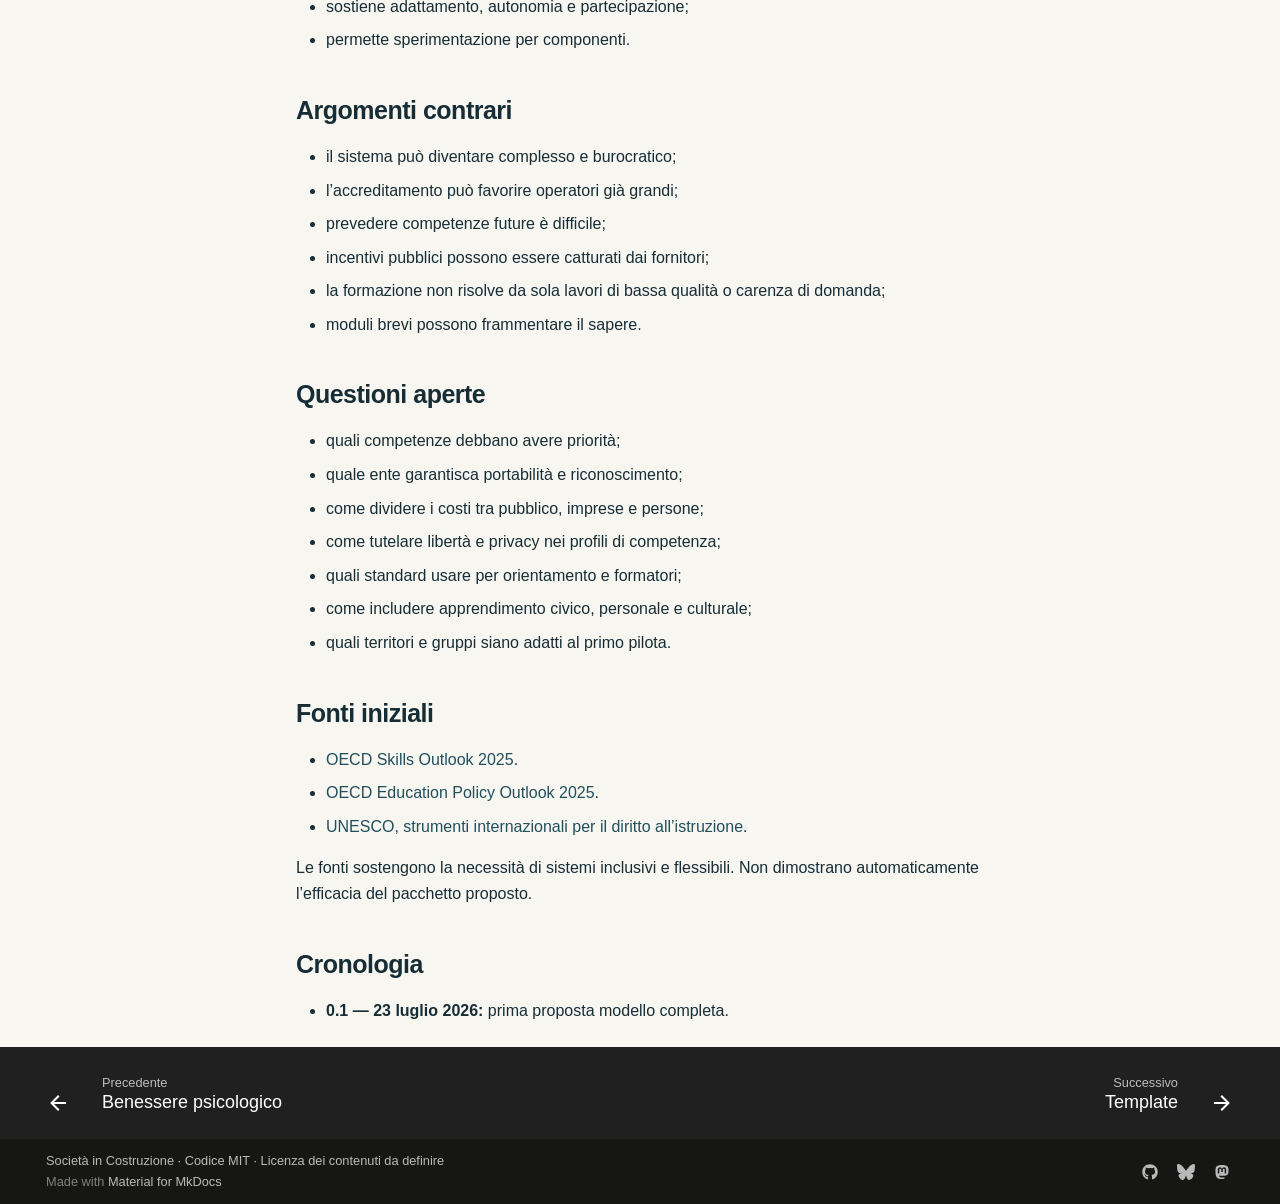
<file: proposte/apprendimento-permanente/index.html>
<!doctype html>
<html lang="it" class="no-js">
  <head>
    
      <meta charset="utf-8">
      <meta name="viewport" content="width=device-width,initial-scale=1">
      
        <meta name="description" content="Piattaforma collaborativa per progettare, valutare e migliorare proposte pubbliche.">
      
      
      
        <link rel="canonical" href="https://rbrt-ai.github.io/societa-in-costruzione/proposte/apprendimento-permanente/">
      
      
        <link rel="prev" href="../salute-mentale-territoriale/">
      
      
        <link rel="next" href="../template/">
      
      
        
      
      
      <link rel="icon" href="../../assets/favicon.svg">
      <meta name="generator" content="mkdocs-1.6.1, mkdocs-material-9.7.7">
    
    
      
        <title>Apprendimento permanente - Società in Costruzione</title>
      
    
    
      <link rel="stylesheet" href="../../assets/stylesheets/main.ec1eaa64.min.css">
      
        
        <link rel="stylesheet" href="../../assets/stylesheets/palette.ab4e12ef.min.css">
      
      


    
    
      
    
    
      
    
    
      <link rel="stylesheet" href="../../stylesheets/extra.css">
    
    <script>__md_scope=new URL("../..",location),__md_hash=e=>[...e].reduce(((e,_)=>(e<<5)-e+_.charCodeAt(0)),0),__md_get=(e,_=localStorage,t=__md_scope)=>JSON.parse(_.getItem(t.pathname+"."+e)),__md_set=(e,_,t=localStorage,a=__md_scope)=>{try{t.setItem(a.pathname+"."+e,JSON.stringify(_))}catch(e){}}</script>
    
      

    
    
  </head>
  
  
    
    
      
    
    
    
    
    <body dir="ltr" data-md-color-scheme="default" data-md-color-primary="teal" data-md-color-accent="amber">
  
    
    <input class="md-toggle" data-md-toggle="drawer" type="checkbox" id="__drawer" autocomplete="off">
    <input class="md-toggle" data-md-toggle="search" type="checkbox" id="__search" autocomplete="off">
    <label class="md-overlay" for="__drawer"></label>
    <div data-md-component="skip">
      
        
        <a href="#diritto-effettivo-allapprendimento-permanente" class="md-skip">
          Vai al contenuto
        </a>
      
    </div>
    <div data-md-component="announce">
      
    </div>
    
    
      

<header class="md-header" data-md-component="header">
  <nav class="md-header__inner md-grid" aria-label="Intestazione">
    <a href="../.." title="Società in Costruzione" class="md-header__button md-logo" aria-label="Società in Costruzione" data-md-component="logo">
      
  <img src="../../assets/logo.svg" alt="logo">

    </a>
    <label class="md-header__button md-icon" for="__drawer">
      
      <svg xmlns="http://www.w3.org/2000/svg" viewBox="0 0 24 24"><path d="M3 6h18v2H3zm0 5h18v2H3zm0 5h18v2H3z"/></svg>
    </label>
    <div class="md-header__title" data-md-component="header-title">
      <div class="md-header__ellipsis">
        <div class="md-header__topic">
          <span class="md-ellipsis">
            Società in Costruzione
          </span>
        </div>
        <div class="md-header__topic" data-md-component="header-topic">
          <span class="md-ellipsis">
            
              Apprendimento permanente
            
          </span>
        </div>
      </div>
    </div>
    
      
        <form class="md-header__option" data-md-component="palette">
  
    
    
    
    <input class="md-option" data-md-color-media="(prefers-color-scheme: light)" data-md-color-scheme="default" data-md-color-primary="teal" data-md-color-accent="amber"  aria-label="Usa il tema scuro"  type="radio" name="__palette" id="__palette_0">
    
      <label class="md-header__button md-icon" title="Usa il tema scuro" for="__palette_1" hidden>
        <svg xmlns="http://www.w3.org/2000/svg" viewBox="0 0 24 24"><path d="m17.75 4.09-2.53 1.94.91 3.06-2.63-1.81-2.63 1.81.91-3.06-2.53-1.94L12.44 4l1.06-3 1.06 3zm3.5 6.91-1.64 1.25.59 1.98-1.7-1.17-1.7 1.17.59-1.98L15.75 11l2.06-.05L18.5 9l.69 1.95zm-2.28 4.95c.83-.08 1.72 1.1 1.19 1.85-.32.45-.66.87-1.08 1.27C15.17 23 8.84 23 4.94 19.07c-3.91-3.9-3.91-10.24 0-14.14.4-.4.82-.76 1.27-1.08.75-.53 1.93.36 1.85 1.19-.27 2.86.69 5.83 2.89 8.02a9.96 9.96 0 0 0 8.02 2.89m-1.64 2.02a12.08 12.08 0 0 1-7.8-3.47c-2.17-2.19-3.33-5-3.49-7.82-2.81 3.14-2.7 7.96.31 10.98 3.02 3.01 7.84 3.12 10.98.31"/></svg>
      </label>
    
  
    
    
    
    <input class="md-option" data-md-color-media="(prefers-color-scheme: dark)" data-md-color-scheme="slate" data-md-color-primary="teal" data-md-color-accent="amber"  aria-label="Usa il tema chiaro"  type="radio" name="__palette" id="__palette_1">
    
      <label class="md-header__button md-icon" title="Usa il tema chiaro" for="__palette_0" hidden>
        <svg xmlns="http://www.w3.org/2000/svg" viewBox="0 0 24 24"><path d="M12 7a5 5 0 0 1 5 5 5 5 0 0 1-5 5 5 5 0 0 1-5-5 5 5 0 0 1 5-5m0 2a3 3 0 0 0-3 3 3 3 0 0 0 3 3 3 3 0 0 0 3-3 3 3 0 0 0-3-3m0-7 2.39 3.42C13.65 5.15 12.84 5 12 5s-1.65.15-2.39.42zM3.34 7l4.16-.35A7.2 7.2 0 0 0 5.94 8.5c-.44.74-.69 1.5-.83 2.29zm.02 10 1.76-3.77a7.131 7.131 0 0 0 2.38 4.14zM20.65 7l-1.77 3.79a7.02 7.02 0 0 0-2.38-4.15zm-.01 10-4.14.36c.59-.51 1.12-1.14 1.54-1.86.42-.73.69-1.5.83-2.29zM12 22l-2.41-3.44c.74.27 1.55.44 2.41.44.82 0 1.63-.17 2.37-.44z"/></svg>
      </label>
    
  
</form>
      
    
    
      <script>var palette=__md_get("__palette");if(palette&&palette.color){if("(prefers-color-scheme)"===palette.color.media){var media=matchMedia("(prefers-color-scheme: light)"),input=document.querySelector(media.matches?"[data-md-color-media='(prefers-color-scheme: light)']":"[data-md-color-media='(prefers-color-scheme: dark)']");palette.color.media=input.getAttribute("data-md-color-media"),palette.color.scheme=input.getAttribute("data-md-color-scheme"),palette.color.primary=input.getAttribute("data-md-color-primary"),palette.color.accent=input.getAttribute("data-md-color-accent")}for(var[key,value]of Object.entries(palette.color))document.body.setAttribute("data-md-color-"+key,value)}</script>
    
    
    
      
      
        <label class="md-header__button md-icon" for="__search">
          
          <svg xmlns="http://www.w3.org/2000/svg" viewBox="0 0 24 24"><path d="M9.5 3A6.5 6.5 0 0 1 16 9.5c0 1.61-.59 3.09-1.56 4.23l.27.27h.79l5 5-1.5 1.5-5-5v-.79l-.27-.27A6.52 6.52 0 0 1 9.5 16 6.5 6.5 0 0 1 3 9.5 6.5 6.5 0 0 1 9.5 3m0 2C7 5 5 7 5 9.5S7 14 9.5 14 14 12 14 9.5 12 5 9.5 5"/></svg>
        </label>
        <div class="md-search" data-md-component="search" role="dialog">
  <label class="md-search__overlay" for="__search"></label>
  <div class="md-search__inner" role="search">
    <form class="md-search__form" name="search">
      <input type="text" class="md-search__input" name="query" aria-label="Cerca" placeholder="Cerca" autocapitalize="off" autocorrect="off" autocomplete="off" spellcheck="false" data-md-component="search-query" required>
      <label class="md-search__icon md-icon" for="__search">
        
        <svg xmlns="http://www.w3.org/2000/svg" viewBox="0 0 24 24"><path d="M9.5 3A6.5 6.5 0 0 1 16 9.5c0 1.61-.59 3.09-1.56 4.23l.27.27h.79l5 5-1.5 1.5-5-5v-.79l-.27-.27A6.52 6.52 0 0 1 9.5 16 6.5 6.5 0 0 1 3 9.5 6.5 6.5 0 0 1 9.5 3m0 2C7 5 5 7 5 9.5S7 14 9.5 14 14 12 14 9.5 12 5 9.5 5"/></svg>
        
        <svg xmlns="http://www.w3.org/2000/svg" viewBox="0 0 24 24"><path d="M20 11v2H8l5.5 5.5-1.42 1.42L4.16 12l7.92-7.92L13.5 5.5 8 11z"/></svg>
      </label>
      <nav class="md-search__options" aria-label="Cerca">
        
          <a href="javascript:void(0)" class="md-search__icon md-icon" title="Condividi" aria-label="Condividi" data-clipboard data-clipboard-text="" data-md-component="search-share" tabindex="-1">
            
            <svg xmlns="http://www.w3.org/2000/svg" viewBox="0 0 24 24"><path d="M18 16.08c-.76 0-1.44.3-1.96.77L8.91 12.7c.05-.23.09-.46.09-.7s-.04-.47-.09-.7l7.05-4.11c.54.5 1.25.81 2.04.81a3 3 0 0 0 3-3 3 3 0 0 0-3-3 3 3 0 0 0-3 3c0 .24.04.47.09.7L8.04 9.81C7.5 9.31 6.79 9 6 9a3 3 0 0 0-3 3 3 3 0 0 0 3 3c.79 0 1.5-.31 2.04-.81l7.12 4.15c-.05.21-.08.43-.08.66 0 1.61 1.31 2.91 2.92 2.91s2.92-1.3 2.92-2.91A2.92 2.92 0 0 0 18 16.08"/></svg>
          </a>
        
        <button type="reset" class="md-search__icon md-icon" title="Cancella" aria-label="Cancella" tabindex="-1">
          
          <svg xmlns="http://www.w3.org/2000/svg" viewBox="0 0 24 24"><path d="M19 6.41 17.59 5 12 10.59 6.41 5 5 6.41 10.59 12 5 17.59 6.41 19 12 13.41 17.59 19 19 17.59 13.41 12z"/></svg>
        </button>
      </nav>
      
    </form>
    <div class="md-search__output">
      <div class="md-search__scrollwrap" tabindex="0" data-md-scrollfix>
        <div class="md-search-result" data-md-component="search-result">
          <div class="md-search-result__meta">
            Inizializza la ricerca
          </div>
          <ol class="md-search-result__list" role="presentation"></ol>
        </div>
      </div>
    </div>
  </div>
</div>
      
    
    
      <div class="md-header__source">
        <a href="https://github.com/rbrt-ai/societa-in-costruzione" title="Apri repository" class="md-source" data-md-component="source">
  <div class="md-source__icon md-icon">
    
    <svg xmlns="http://www.w3.org/2000/svg" viewBox="0 0 448 512"><!--! Font Awesome Free 7.1.0 by @fontawesome - https://fontawesome.com License - https://fontawesome.com/license/free (Icons: CC BY 4.0, Fonts: SIL OFL 1.1, Code: MIT License) Copyright 2025 Fonticons, Inc.--><path d="M439.6 236.1 244 40.5c-5.4-5.5-12.8-8.5-20.4-8.5s-15 3-20.4 8.4L162.5 81l51.5 51.5c27.1-9.1 52.7 16.8 43.4 43.7l49.7 49.7c34.2-11.8 61.2 31 35.5 56.7-26.5 26.5-70.2-2.9-56-37.3L240.3 199v121.9c25.3 12.5 22.3 41.8 9.1 55-6.4 6.4-15.2 10.1-24.3 10.1s-17.8-3.6-24.3-10.1c-17.6-17.6-11.1-46.9 11.2-56v-123c-20.8-8.5-24.6-30.7-18.6-45L142.6 101 8.5 235.1C3 240.6 0 247.9 0 255.5s3 15 8.5 20.4l195.6 195.7c5.4 5.4 12.7 8.4 20.4 8.4s15-3 20.4-8.4l194.7-194.7c5.4-5.4 8.4-12.8 8.4-20.4s-3-15-8.4-20.4"/></svg>
  </div>
  <div class="md-source__repository">
    rbrt-ai/societa-in-costruzione
  </div>
</a>
      </div>
    
  </nav>
  
</header>
    
    <div class="md-container" data-md-component="container">
      
      
        
          
            
<nav class="md-tabs" aria-label="Tabs" data-md-component="tabs">
  <div class="md-grid">
    <ul class="md-tabs__list">
      
        
  
  
  
  
    <li class="md-tabs__item">
      <a href="../.." class="md-tabs__link">
        
  
  
    
  
  Home

      </a>
    </li>
  

      
        
  
  
  
  
    <li class="md-tabs__item">
      <a href="../../manifesto/" class="md-tabs__link">
        
  
  
    
  
  Manifesto

      </a>
    </li>
  

      
        
  
  
  
  
    <li class="md-tabs__item">
      <a href="../../principi/" class="md-tabs__link">
        
  
  
    
  
  Principi

      </a>
    </li>
  

      
        
  
  
  
  
    <li class="md-tabs__item">
      <a href="../../metodo/" class="md-tabs__link">
        
  
  
    
  
  Metodo

      </a>
    </li>
  

      
        
  
  
  
    
  
  
    
    
      <li class="md-tabs__item md-tabs__item--active">
        <a href="../" class="md-tabs__link">
          
  
  
    
  
  Proposte

        </a>
      </li>
    
  

      
        
  
  
  
  
    <li class="md-tabs__item">
      <a href="../../partecipa/" class="md-tabs__link">
        
  
  
    
  
  Partecipa

      </a>
    </li>
  

      
        
  
  
  
  
    <li class="md-tabs__item">
      <a href="../../roadmap/" class="md-tabs__link">
        
  
  
    
  
  Roadmap

      </a>
    </li>
  

      
        
  
  
  
  
    <li class="md-tabs__item">
      <a href="../../trasparenza/" class="md-tabs__link">
        
  
  
    
  
  Trasparenza

      </a>
    </li>
  

      
        
  
  
  
  
    
    
      <li class="md-tabs__item">
        <a href="../../naming/" class="md-tabs__link">
          
  
  
    
  
  Progetto

        </a>
      </li>
    
  

      
    </ul>
  </div>
</nav>
          
        
      
      <main class="md-main" data-md-component="main">
        <div class="md-main__inner md-grid">
          
            
              
              <div class="md-sidebar md-sidebar--primary" data-md-component="sidebar" data-md-type="navigation" >
                <div class="md-sidebar__scrollwrap">
                  <div class="md-sidebar__inner">
                    


  


<nav class="md-nav md-nav--primary md-nav--lifted" aria-label="Navigazione" data-md-level="0">
  <label class="md-nav__title" for="__drawer">
    <a href="../.." title="Società in Costruzione" class="md-nav__button md-logo" aria-label="Società in Costruzione" data-md-component="logo">
      
  <img src="../../assets/logo.svg" alt="logo">

    </a>
    Società in Costruzione
  </label>
  
    <div class="md-nav__source">
      <a href="https://github.com/rbrt-ai/societa-in-costruzione" title="Apri repository" class="md-source" data-md-component="source">
  <div class="md-source__icon md-icon">
    
    <svg xmlns="http://www.w3.org/2000/svg" viewBox="0 0 448 512"><!--! Font Awesome Free 7.1.0 by @fontawesome - https://fontawesome.com License - https://fontawesome.com/license/free (Icons: CC BY 4.0, Fonts: SIL OFL 1.1, Code: MIT License) Copyright 2025 Fonticons, Inc.--><path d="M439.6 236.1 244 40.5c-5.4-5.5-12.8-8.5-20.4-8.5s-15 3-20.4 8.4L162.5 81l51.5 51.5c27.1-9.1 52.7 16.8 43.4 43.7l49.7 49.7c34.2-11.8 61.2 31 35.5 56.7-26.5 26.5-70.2-2.9-56-37.3L240.3 199v121.9c25.3 12.5 22.3 41.8 9.1 55-6.4 6.4-15.2 10.1-24.3 10.1s-17.8-3.6-24.3-10.1c-17.6-17.6-11.1-46.9 11.2-56v-123c-20.8-8.5-24.6-30.7-18.6-45L142.6 101 8.5 235.1C3 240.6 0 247.9 0 255.5s3 15 8.5 20.4l195.6 195.7c5.4 5.4 12.7 8.4 20.4 8.4s15-3 20.4-8.4l194.7-194.7c5.4-5.4 8.4-12.8 8.4-20.4s-3-15-8.4-20.4"/></svg>
  </div>
  <div class="md-source__repository">
    rbrt-ai/societa-in-costruzione
  </div>
</a>
    </div>
  
  <ul class="md-nav__list" data-md-scrollfix>
    
      
      
  
  
  
  
    <li class="md-nav__item">
      <a href="../.." class="md-nav__link">
        
  
  
  <span class="md-ellipsis">
    
  
    Home
  

    
  </span>
  
  

      </a>
    </li>
  

    
      
      
  
  
  
  
    <li class="md-nav__item">
      <a href="../../manifesto/" class="md-nav__link">
        
  
  
  <span class="md-ellipsis">
    
  
    Manifesto
  

    
  </span>
  
  

      </a>
    </li>
  

    
      
      
  
  
  
  
    <li class="md-nav__item">
      <a href="../../principi/" class="md-nav__link">
        
  
  
  <span class="md-ellipsis">
    
  
    Principi
  

    
  </span>
  
  

      </a>
    </li>
  

    
      
      
  
  
  
  
    <li class="md-nav__item">
      <a href="../../metodo/" class="md-nav__link">
        
  
  
  <span class="md-ellipsis">
    
  
    Metodo
  

    
  </span>
  
  

      </a>
    </li>
  

    
      
      
  
  
    
  
  
  
    
    
      
        
          
        
      
        
      
        
      
        
      
    
    
    
      
        
        
      
      
        
      
    
    
    <li class="md-nav__item md-nav__item--active md-nav__item--section md-nav__item--nested">
      
        
        
        <input class="md-nav__toggle md-toggle " type="checkbox" id="__nav_5" checked>
        
          
          <div class="md-nav__link md-nav__container">
            <a href="../" class="md-nav__link ">
              
  
  
  <span class="md-ellipsis">
    
  
    Proposte
  

    
  </span>
  
  

            </a>
            
              
              <label class="md-nav__link " for="__nav_5" id="__nav_5_label" tabindex="">
                <span class="md-nav__icon md-icon"></span>
              </label>
            
          </div>
        
        <nav class="md-nav" data-md-level="1" aria-labelledby="__nav_5_label" aria-expanded="true">
          <label class="md-nav__title" for="__nav_5">
            <span class="md-nav__icon md-icon"></span>
            
  
    Proposte
  

          </label>
          <ul class="md-nav__list" data-md-scrollfix>
            
              
            
              
                
  
  
  
  
    <li class="md-nav__item">
      <a href="../salute-mentale-territoriale/" class="md-nav__link">
        
  
  
  <span class="md-ellipsis">
    
  
    Benessere psicologico
  

    
  </span>
  
  

      </a>
    </li>
  

              
            
              
                
  
  
    
  
  
  
    <li class="md-nav__item md-nav__item--active">
      
      <input class="md-nav__toggle md-toggle" type="checkbox" id="__toc">
      
      
        
      
      
        <label class="md-nav__link md-nav__link--active" for="__toc">
          
  
  
  <span class="md-ellipsis">
    
  
    Apprendimento permanente
  

    
  </span>
  
  

          <span class="md-nav__icon md-icon"></span>
        </label>
      
      <a href="./" class="md-nav__link md-nav__link--active">
        
  
  
  <span class="md-ellipsis">
    
  
    Apprendimento permanente
  

    
  </span>
  
  

      </a>
      
        

<nav class="md-nav md-nav--secondary" aria-label="Indice">
  
  
  
    
  
  
    <label class="md-nav__title" for="__toc">
      <span class="md-nav__icon md-icon"></span>
      Indice
    </label>
    <ul class="md-nav__list" data-md-component="toc" data-md-scrollfix>
      
        <li class="md-nav__item">
  <a href="#sintesi" class="md-nav__link">
    <span class="md-ellipsis">
      
        Sintesi
      
    </span>
  </a>
  
</li>
      
        <li class="md-nav__item">
  <a href="#problema-affrontato" class="md-nav__link">
    <span class="md-ellipsis">
      
        Problema affrontato
      
    </span>
  </a>
  
</li>
      
        <li class="md-nav__item">
  <a href="#persone-e-gruppi-coinvolti" class="md-nav__link">
    <span class="md-ellipsis">
      
        Persone e gruppi coinvolti
      
    </span>
  </a>
  
</li>
      
        <li class="md-nav__item">
  <a href="#fatti-disponibili" class="md-nav__link">
    <span class="md-ellipsis">
      
        Fatti disponibili
      
    </span>
  </a>
  
</li>
      
        <li class="md-nav__item">
  <a href="#fatti-contestati-o-incerti" class="md-nav__link">
    <span class="md-ellipsis">
      
        Fatti contestati o incerti
      
    </span>
  </a>
  
</li>
      
        <li class="md-nav__item">
  <a href="#valori-privilegiati" class="md-nav__link">
    <span class="md-ellipsis">
      
        Valori privilegiati
      
    </span>
  </a>
  
</li>
      
        <li class="md-nav__item">
  <a href="#principi-potenzialmente-in-conflitto" class="md-nav__link">
    <span class="md-ellipsis">
      
        Principi potenzialmente in conflitto
      
    </span>
  </a>
  
</li>
      
        <li class="md-nav__item">
  <a href="#obiettivi" class="md-nav__link">
    <span class="md-ellipsis">
      
        Obiettivi
      
    </span>
  </a>
  
</li>
      
        <li class="md-nav__item">
  <a href="#alternative-considerate" class="md-nav__link">
    <span class="md-ellipsis">
      
        Alternative considerate
      
    </span>
  </a>
  
    <nav class="md-nav" aria-label="Alternative considerate">
      <ul class="md-nav__list">
        
          <li class="md-nav__item">
  <a href="#a-lasciare-lofferta-ai-meccanismi-attuali" class="md-nav__link">
    <span class="md-ellipsis">
      
        A. Lasciare l’offerta ai meccanismi attuali
      
    </span>
  </a>
  
</li>
        
          <li class="md-nav__item">
  <a href="#b-solo-credito-individuale-o-voucher" class="md-nav__link">
    <span class="md-ellipsis">
      
        B. Solo credito individuale o voucher
      
    </span>
  </a>
  
</li>
        
          <li class="md-nav__item">
  <a href="#c-solo-incentivi-fiscali-alle-imprese" class="md-nav__link">
    <span class="md-ellipsis">
      
        C. Solo incentivi fiscali alle imprese
      
    </span>
  </a>
  
</li>
        
          <li class="md-nav__item">
  <a href="#d-solo-piattaforma-di-corsi-online" class="md-nav__link">
    <span class="md-ellipsis">
      
        D. Solo piattaforma di corsi online
      
    </span>
  </a>
  
</li>
        
          <li class="md-nav__item">
  <a href="#e-ecosistema-integrato" class="md-nav__link">
    <span class="md-ellipsis">
      
        E. Ecosistema integrato
      
    </span>
  </a>
  
</li>
        
      </ul>
    </nav>
  
</li>
      
        <li class="md-nav__item">
  <a href="#descrizione-della-proposta" class="md-nav__link">
    <span class="md-ellipsis">
      
        Descrizione della proposta
      
    </span>
  </a>
  
    <nav class="md-nav" aria-label="Descrizione della proposta">
      <ul class="md-nav__list">
        
          <li class="md-nav__item">
  <a href="#1-orientamento-indipendente" class="md-nav__link">
    <span class="md-ellipsis">
      
        1. Orientamento indipendente
      
    </span>
  </a>
  
</li>
        
          <li class="md-nav__item">
  <a href="#2-catalogo-pubblico-comparabile" class="md-nav__link">
    <span class="md-ellipsis">
      
        2. Catalogo pubblico comparabile
      
    </span>
  </a>
  
</li>
        
          <li class="md-nav__item">
  <a href="#3-percorsi-modulari-e-cumulabili" class="md-nav__link">
    <span class="md-ellipsis">
      
        3. Percorsi modulari e cumulabili
      
    </span>
  </a>
  
</li>
        
          <li class="md-nav__item">
  <a href="#4-riconoscimento-dellapprendimento-precedente" class="md-nav__link">
    <span class="md-ellipsis">
      
        4. Riconoscimento dell’apprendimento precedente
      
    </span>
  </a>
  
</li>
        
          <li class="md-nav__item">
  <a href="#5-sostegni-mirati" class="md-nav__link">
    <span class="md-ellipsis">
      
        5. Sostegni mirati
      
    </span>
  </a>
  
</li>
        
          <li class="md-nav__item">
  <a href="#6-garanzia-di-qualita" class="md-nav__link">
    <span class="md-ellipsis">
      
        6. Garanzia di qualità
      
    </span>
  </a>
  
</li>
        
      </ul>
    </nav>
  
</li>
      
        <li class="md-nav__item">
  <a href="#funzionamento-concreto" class="md-nav__link">
    <span class="md-ellipsis">
      
        Funzionamento concreto
      
    </span>
  </a>
  
    <nav class="md-nav" aria-label="Funzionamento concreto">
      <ul class="md-nav__list">
        
          <li class="md-nav__item">
  <a href="#fase-1-mappa-e-regole" class="md-nav__link">
    <span class="md-ellipsis">
      
        Fase 1 — Mappa e regole
      
    </span>
  </a>
  
</li>
        
          <li class="md-nav__item">
  <a href="#fase-2-pilota" class="md-nav__link">
    <span class="md-ellipsis">
      
        Fase 2 — Pilota
      
    </span>
  </a>
  
</li>
        
          <li class="md-nav__item">
  <a href="#fase-3-valutazione" class="md-nav__link">
    <span class="md-ellipsis">
      
        Fase 3 — Valutazione
      
    </span>
  </a>
  
</li>
        
          <li class="md-nav__item">
  <a href="#fase-4-decisione" class="md-nav__link">
    <span class="md-ellipsis">
      
        Fase 4 — Decisione
      
    </span>
  </a>
  
</li>
        
      </ul>
    </nav>
  
</li>
      
        <li class="md-nav__item">
  <a href="#benefici-attesi" class="md-nav__link">
    <span class="md-ellipsis">
      
        Benefici attesi
      
    </span>
  </a>
  
</li>
      
        <li class="md-nav__item">
  <a href="#costi-e-risorse-necessarie" class="md-nav__link">
    <span class="md-ellipsis">
      
        Costi e risorse necessarie
      
    </span>
  </a>
  
</li>
      
        <li class="md-nav__item">
  <a href="#chi-sostiene-i-costi" class="md-nav__link">
    <span class="md-ellipsis">
      
        Chi sostiene i costi
      
    </span>
  </a>
  
</li>
      
        <li class="md-nav__item">
  <a href="#chi-riceve-i-benefici" class="md-nav__link">
    <span class="md-ellipsis">
      
        Chi riceve i benefici
      
    </span>
  </a>
  
</li>
      
        <li class="md-nav__item">
  <a href="#possibili-gruppi-svantaggiati" class="md-nav__link">
    <span class="md-ellipsis">
      
        Possibili gruppi svantaggiati
      
    </span>
  </a>
  
</li>
      
        <li class="md-nav__item">
  <a href="#rischi-ed-effetti-indesiderati" class="md-nav__link">
    <span class="md-ellipsis">
      
        Rischi ed effetti indesiderati
      
    </span>
  </a>
  
</li>
      
        <li class="md-nav__item">
  <a href="#mitigazioni" class="md-nav__link">
    <span class="md-ellipsis">
      
        Mitigazioni
      
    </span>
  </a>
  
</li>
      
        <li class="md-nav__item">
  <a href="#ipotesi-causali" class="md-nav__link">
    <span class="md-ellipsis">
      
        Ipotesi causali
      
    </span>
  </a>
  
</li>
      
        <li class="md-nav__item">
  <a href="#possibile-sperimentazione" class="md-nav__link">
    <span class="md-ellipsis">
      
        Possibile sperimentazione
      
    </span>
  </a>
  
</li>
      
        <li class="md-nav__item">
  <a href="#indicatori-di-processo" class="md-nav__link">
    <span class="md-ellipsis">
      
        Indicatori di processo
      
    </span>
  </a>
  
</li>
      
        <li class="md-nav__item">
  <a href="#indicatori-di-risultato" class="md-nav__link">
    <span class="md-ellipsis">
      
        Indicatori di risultato
      
    </span>
  </a>
  
</li>
      
        <li class="md-nav__item">
  <a href="#condizioni-per-modificare-o-abbandonare" class="md-nav__link">
    <span class="md-ellipsis">
      
        Condizioni per modificare o abbandonare
      
    </span>
  </a>
  
</li>
      
        <li class="md-nav__item">
  <a href="#argomenti-favorevoli" class="md-nav__link">
    <span class="md-ellipsis">
      
        Argomenti favorevoli
      
    </span>
  </a>
  
</li>
      
        <li class="md-nav__item">
  <a href="#argomenti-contrari" class="md-nav__link">
    <span class="md-ellipsis">
      
        Argomenti contrari
      
    </span>
  </a>
  
</li>
      
        <li class="md-nav__item">
  <a href="#questioni-aperte" class="md-nav__link">
    <span class="md-ellipsis">
      
        Questioni aperte
      
    </span>
  </a>
  
</li>
      
        <li class="md-nav__item">
  <a href="#fonti-iniziali" class="md-nav__link">
    <span class="md-ellipsis">
      
        Fonti iniziali
      
    </span>
  </a>
  
</li>
      
        <li class="md-nav__item">
  <a href="#cronologia" class="md-nav__link">
    <span class="md-ellipsis">
      
        Cronologia
      
    </span>
  </a>
  
</li>
      
    </ul>
  
</nav>
      
    </li>
  

              
            
              
                
  
  
  
  
    <li class="md-nav__item">
      <a href="../template/" class="md-nav__link">
        
  
  
  <span class="md-ellipsis">
    
  
    Template
  

    
  </span>
  
  

      </a>
    </li>
  

              
            
          </ul>
        </nav>
      
    </li>
  

    
      
      
  
  
  
  
    <li class="md-nav__item">
      <a href="../../partecipa/" class="md-nav__link">
        
  
  
  <span class="md-ellipsis">
    
  
    Partecipa
  

    
  </span>
  
  

      </a>
    </li>
  

    
      
      
  
  
  
  
    <li class="md-nav__item">
      <a href="../../roadmap/" class="md-nav__link">
        
  
  
  <span class="md-ellipsis">
    
  
    Roadmap
  

    
  </span>
  
  

      </a>
    </li>
  

    
      
      
  
  
  
  
    <li class="md-nav__item">
      <a href="../../trasparenza/" class="md-nav__link">
        
  
  
  <span class="md-ellipsis">
    
  
    Trasparenza
  

    
  </span>
  
  

      </a>
    </li>
  

    
      
      
  
  
  
  
    
    
      
        
      
        
      
        
      
    
    
    
      
      
        
      
    
    
    <li class="md-nav__item md-nav__item--nested">
      
        
        
        <input class="md-nav__toggle md-toggle " type="checkbox" id="__nav_9" >
        
          
          <label class="md-nav__link" for="__nav_9" id="__nav_9_label" tabindex="0">
            
  
  
  <span class="md-ellipsis">
    
  
    Progetto
  

    
  </span>
  
  

            <span class="md-nav__icon md-icon"></span>
          </label>
        
        <nav class="md-nav" data-md-level="1" aria-labelledby="__nav_9_label" aria-expanded="false">
          <label class="md-nav__title" for="__nav_9">
            <span class="md-nav__icon md-icon"></span>
            
  
    Progetto
  

          </label>
          <ul class="md-nav__list" data-md-scrollfix>
            
              
                
  
  
  
  
    <li class="md-nav__item">
      <a href="../../naming/" class="md-nav__link">
        
  
  
  <span class="md-ellipsis">
    
  
    Identità
  

    
  </span>
  
  

      </a>
    </li>
  

              
            
              
                
  
  
  
  
    <li class="md-nav__item">
      <a href="../../comunicazione/identita-social/" class="md-nav__link">
        
  
  
  <span class="md-ellipsis">
    
  
    Identità social
  

    
  </span>
  
  

      </a>
    </li>
  

              
            
              
                
  
  
  
  
    <li class="md-nav__item">
      <a href="../../usability-test/" class="md-nav__link">
        
  
  
  <span class="md-ellipsis">
    
  
    Test di comprensibilità
  

    
  </span>
  
  

      </a>
    </li>
  

              
            
          </ul>
        </nav>
      
    </li>
  

    
  </ul>
</nav>
                  </div>
                </div>
              </div>
            
            
              
              <div class="md-sidebar md-sidebar--secondary" data-md-component="sidebar" data-md-type="toc" >
                <div class="md-sidebar__scrollwrap">
                  <div class="md-sidebar__inner">
                    

<nav class="md-nav md-nav--secondary" aria-label="Indice">
  
  
  
    
  
  
    <label class="md-nav__title" for="__toc">
      <span class="md-nav__icon md-icon"></span>
      Indice
    </label>
    <ul class="md-nav__list" data-md-component="toc" data-md-scrollfix>
      
        <li class="md-nav__item">
  <a href="#sintesi" class="md-nav__link">
    <span class="md-ellipsis">
      
        Sintesi
      
    </span>
  </a>
  
</li>
      
        <li class="md-nav__item">
  <a href="#problema-affrontato" class="md-nav__link">
    <span class="md-ellipsis">
      
        Problema affrontato
      
    </span>
  </a>
  
</li>
      
        <li class="md-nav__item">
  <a href="#persone-e-gruppi-coinvolti" class="md-nav__link">
    <span class="md-ellipsis">
      
        Persone e gruppi coinvolti
      
    </span>
  </a>
  
</li>
      
        <li class="md-nav__item">
  <a href="#fatti-disponibili" class="md-nav__link">
    <span class="md-ellipsis">
      
        Fatti disponibili
      
    </span>
  </a>
  
</li>
      
        <li class="md-nav__item">
  <a href="#fatti-contestati-o-incerti" class="md-nav__link">
    <span class="md-ellipsis">
      
        Fatti contestati o incerti
      
    </span>
  </a>
  
</li>
      
        <li class="md-nav__item">
  <a href="#valori-privilegiati" class="md-nav__link">
    <span class="md-ellipsis">
      
        Valori privilegiati
      
    </span>
  </a>
  
</li>
      
        <li class="md-nav__item">
  <a href="#principi-potenzialmente-in-conflitto" class="md-nav__link">
    <span class="md-ellipsis">
      
        Principi potenzialmente in conflitto
      
    </span>
  </a>
  
</li>
      
        <li class="md-nav__item">
  <a href="#obiettivi" class="md-nav__link">
    <span class="md-ellipsis">
      
        Obiettivi
      
    </span>
  </a>
  
</li>
      
        <li class="md-nav__item">
  <a href="#alternative-considerate" class="md-nav__link">
    <span class="md-ellipsis">
      
        Alternative considerate
      
    </span>
  </a>
  
    <nav class="md-nav" aria-label="Alternative considerate">
      <ul class="md-nav__list">
        
          <li class="md-nav__item">
  <a href="#a-lasciare-lofferta-ai-meccanismi-attuali" class="md-nav__link">
    <span class="md-ellipsis">
      
        A. Lasciare l’offerta ai meccanismi attuali
      
    </span>
  </a>
  
</li>
        
          <li class="md-nav__item">
  <a href="#b-solo-credito-individuale-o-voucher" class="md-nav__link">
    <span class="md-ellipsis">
      
        B. Solo credito individuale o voucher
      
    </span>
  </a>
  
</li>
        
          <li class="md-nav__item">
  <a href="#c-solo-incentivi-fiscali-alle-imprese" class="md-nav__link">
    <span class="md-ellipsis">
      
        C. Solo incentivi fiscali alle imprese
      
    </span>
  </a>
  
</li>
        
          <li class="md-nav__item">
  <a href="#d-solo-piattaforma-di-corsi-online" class="md-nav__link">
    <span class="md-ellipsis">
      
        D. Solo piattaforma di corsi online
      
    </span>
  </a>
  
</li>
        
          <li class="md-nav__item">
  <a href="#e-ecosistema-integrato" class="md-nav__link">
    <span class="md-ellipsis">
      
        E. Ecosistema integrato
      
    </span>
  </a>
  
</li>
        
      </ul>
    </nav>
  
</li>
      
        <li class="md-nav__item">
  <a href="#descrizione-della-proposta" class="md-nav__link">
    <span class="md-ellipsis">
      
        Descrizione della proposta
      
    </span>
  </a>
  
    <nav class="md-nav" aria-label="Descrizione della proposta">
      <ul class="md-nav__list">
        
          <li class="md-nav__item">
  <a href="#1-orientamento-indipendente" class="md-nav__link">
    <span class="md-ellipsis">
      
        1. Orientamento indipendente
      
    </span>
  </a>
  
</li>
        
          <li class="md-nav__item">
  <a href="#2-catalogo-pubblico-comparabile" class="md-nav__link">
    <span class="md-ellipsis">
      
        2. Catalogo pubblico comparabile
      
    </span>
  </a>
  
</li>
        
          <li class="md-nav__item">
  <a href="#3-percorsi-modulari-e-cumulabili" class="md-nav__link">
    <span class="md-ellipsis">
      
        3. Percorsi modulari e cumulabili
      
    </span>
  </a>
  
</li>
        
          <li class="md-nav__item">
  <a href="#4-riconoscimento-dellapprendimento-precedente" class="md-nav__link">
    <span class="md-ellipsis">
      
        4. Riconoscimento dell’apprendimento precedente
      
    </span>
  </a>
  
</li>
        
          <li class="md-nav__item">
  <a href="#5-sostegni-mirati" class="md-nav__link">
    <span class="md-ellipsis">
      
        5. Sostegni mirati
      
    </span>
  </a>
  
</li>
        
          <li class="md-nav__item">
  <a href="#6-garanzia-di-qualita" class="md-nav__link">
    <span class="md-ellipsis">
      
        6. Garanzia di qualità
      
    </span>
  </a>
  
</li>
        
      </ul>
    </nav>
  
</li>
      
        <li class="md-nav__item">
  <a href="#funzionamento-concreto" class="md-nav__link">
    <span class="md-ellipsis">
      
        Funzionamento concreto
      
    </span>
  </a>
  
    <nav class="md-nav" aria-label="Funzionamento concreto">
      <ul class="md-nav__list">
        
          <li class="md-nav__item">
  <a href="#fase-1-mappa-e-regole" class="md-nav__link">
    <span class="md-ellipsis">
      
        Fase 1 — Mappa e regole
      
    </span>
  </a>
  
</li>
        
          <li class="md-nav__item">
  <a href="#fase-2-pilota" class="md-nav__link">
    <span class="md-ellipsis">
      
        Fase 2 — Pilota
      
    </span>
  </a>
  
</li>
        
          <li class="md-nav__item">
  <a href="#fase-3-valutazione" class="md-nav__link">
    <span class="md-ellipsis">
      
        Fase 3 — Valutazione
      
    </span>
  </a>
  
</li>
        
          <li class="md-nav__item">
  <a href="#fase-4-decisione" class="md-nav__link">
    <span class="md-ellipsis">
      
        Fase 4 — Decisione
      
    </span>
  </a>
  
</li>
        
      </ul>
    </nav>
  
</li>
      
        <li class="md-nav__item">
  <a href="#benefici-attesi" class="md-nav__link">
    <span class="md-ellipsis">
      
        Benefici attesi
      
    </span>
  </a>
  
</li>
      
        <li class="md-nav__item">
  <a href="#costi-e-risorse-necessarie" class="md-nav__link">
    <span class="md-ellipsis">
      
        Costi e risorse necessarie
      
    </span>
  </a>
  
</li>
      
        <li class="md-nav__item">
  <a href="#chi-sostiene-i-costi" class="md-nav__link">
    <span class="md-ellipsis">
      
        Chi sostiene i costi
      
    </span>
  </a>
  
</li>
      
        <li class="md-nav__item">
  <a href="#chi-riceve-i-benefici" class="md-nav__link">
    <span class="md-ellipsis">
      
        Chi riceve i benefici
      
    </span>
  </a>
  
</li>
      
        <li class="md-nav__item">
  <a href="#possibili-gruppi-svantaggiati" class="md-nav__link">
    <span class="md-ellipsis">
      
        Possibili gruppi svantaggiati
      
    </span>
  </a>
  
</li>
      
        <li class="md-nav__item">
  <a href="#rischi-ed-effetti-indesiderati" class="md-nav__link">
    <span class="md-ellipsis">
      
        Rischi ed effetti indesiderati
      
    </span>
  </a>
  
</li>
      
        <li class="md-nav__item">
  <a href="#mitigazioni" class="md-nav__link">
    <span class="md-ellipsis">
      
        Mitigazioni
      
    </span>
  </a>
  
</li>
      
        <li class="md-nav__item">
  <a href="#ipotesi-causali" class="md-nav__link">
    <span class="md-ellipsis">
      
        Ipotesi causali
      
    </span>
  </a>
  
</li>
      
        <li class="md-nav__item">
  <a href="#possibile-sperimentazione" class="md-nav__link">
    <span class="md-ellipsis">
      
        Possibile sperimentazione
      
    </span>
  </a>
  
</li>
      
        <li class="md-nav__item">
  <a href="#indicatori-di-processo" class="md-nav__link">
    <span class="md-ellipsis">
      
        Indicatori di processo
      
    </span>
  </a>
  
</li>
      
        <li class="md-nav__item">
  <a href="#indicatori-di-risultato" class="md-nav__link">
    <span class="md-ellipsis">
      
        Indicatori di risultato
      
    </span>
  </a>
  
</li>
      
        <li class="md-nav__item">
  <a href="#condizioni-per-modificare-o-abbandonare" class="md-nav__link">
    <span class="md-ellipsis">
      
        Condizioni per modificare o abbandonare
      
    </span>
  </a>
  
</li>
      
        <li class="md-nav__item">
  <a href="#argomenti-favorevoli" class="md-nav__link">
    <span class="md-ellipsis">
      
        Argomenti favorevoli
      
    </span>
  </a>
  
</li>
      
        <li class="md-nav__item">
  <a href="#argomenti-contrari" class="md-nav__link">
    <span class="md-ellipsis">
      
        Argomenti contrari
      
    </span>
  </a>
  
</li>
      
        <li class="md-nav__item">
  <a href="#questioni-aperte" class="md-nav__link">
    <span class="md-ellipsis">
      
        Questioni aperte
      
    </span>
  </a>
  
</li>
      
        <li class="md-nav__item">
  <a href="#fonti-iniziali" class="md-nav__link">
    <span class="md-ellipsis">
      
        Fonti iniziali
      
    </span>
  </a>
  
</li>
      
        <li class="md-nav__item">
  <a href="#cronologia" class="md-nav__link">
    <span class="md-ellipsis">
      
        Cronologia
      
    </span>
  </a>
  
</li>
      
    </ul>
  
</nav>
                  </div>
                </div>
              </div>
            
          
          
            <div class="md-content" data-md-component="content">
              
              <article class="md-content__inner md-typeset">
                
                  


  
    <a href="https://github.com/rbrt-ai/societa-in-costruzione/edit/main/docs/proposte/apprendimento-permanente.md" title="Modifica" class="md-content__button md-icon" rel="edit">
      
      <svg xmlns="http://www.w3.org/2000/svg" viewBox="0 0 24 24"><path d="M10 20H6V4h7v5h5v3.1l2-2V8l-6-6H6c-1.1 0-2 .9-2 2v16c0 1.1.9 2 2 2h4zm10.2-7c.1 0 .3.1.4.2l1.3 1.3c.2.2.2.6 0 .8l-1 1-2.1-2.1 1-1c.1-.1.2-.2.4-.2m0 3.9L14.1 23H12v-2.1l6.1-6.1z"/></svg>
    </a>
  
  


<h1 id="diritto-effettivo-allapprendimento-permanente">Diritto effettivo all’apprendimento permanente</h1>
<table>
<thead>
<tr>
<th>Campo</th>
<th>Valore</th>
</tr>
</thead>
<tbody>
<tr>
<td>Stato</td>
<td>Bozza modello, non approvata</td>
</tr>
<tr>
<td>Versione</td>
<td>0.1</td>
</tr>
<tr>
<td>Ambito</td>
<td>Istruzione, lavoro e partecipazione</td>
</tr>
<tr>
<td>Solidità empirica</td>
<td>Media sulla necessità di ridurre le barriere; non valutata per il pacchetto completo</td>
</tr>
<tr>
<td>Conflitto valoriale</td>
<td>Medio</td>
</tr>
<tr>
<td>Ultima revisione</td>
<td>23 luglio 2026</td>
</tr>
</tbody>
</table>
<h2 id="sintesi">Sintesi</h2>
<p>Costruire un sistema pubblico di apprendimento permanente che permetta agli adulti di accedere a
orientamento indipendente, percorsi modulari di qualità, riconoscimento delle competenze e sostegni
mirati per tempo e costi.</p>
<p>La proposta non riduce l’apprendimento alla sola occupabilità. Include competenze di base, digitali,
professionali, civiche e personali. Dà priorità a chi incontra più ostacoli e valuta la qualità dei
risultati, non soltanto il numero di iscrizioni.</p>
<h2 id="problema-affrontato">Problema affrontato</h2>
<p>Le opportunità di apprendimento dopo l’istruzione iniziale possono essere frammentate, difficili da
confrontare e poco compatibili con lavoro, cura e vita familiare.</p>
<p>Chi ha meno qualifiche, contratti meno stabili, minore reddito o vive lontano dai centri formativi
può incontrare barriere maggiori. Offrire corsi senza tempo, orientamento, qualità e riconoscimento
può non bastare.</p>
<p>Dimensione, distribuzione e cause delle barriere devono essere misurate nel contesto di attuazione.</p>
<h2 id="persone-e-gruppi-coinvolti">Persone e gruppi coinvolti</h2>
<ul>
<li>adulti occupati, disoccupati o fuori dal mercato del lavoro;</li>
<li>persone con basse competenze di base o digitali;</li>
<li>lavoratori autonomi, temporanei e delle piccole imprese;</li>
<li>persone con responsabilità di cura;</li>
<li>persone con disabilità o barriere linguistiche;</li>
<li>persone vicine a transizioni professionali o al pensionamento;</li>
<li>enti di formazione, scuole, università e biblioteche;</li>
<li>imprese, organizzazioni dei lavoratori e servizi per l’impiego;</li>
<li>amministrazioni che finanziano, accreditano e controllano.</li>
</ul>
<h2 id="fatti-disponibili">Fatti disponibili</h2>
<p>Documenti OECD recenti sottolineano la necessità di sistemi di apprendimento adulto più flessibili,
orientati alla qualità e capaci di ridurre barriere economiche e non economiche. UNESCO colloca
l’apprendimento lungo tutto l’arco della vita nell’agenda internazionale sul diritto
all’istruzione.</p>
<p>Queste fonti non determinano quale combinazione di strumenti sia più efficace in ogni paese o
settore.</p>
<h2 id="fatti-contestati-o-incerti">Fatti contestati o incerti</h2>
<ul>
<li>quali gruppi siano meno raggiunti dai programmi esistenti;</li>
<li>qualità e trasferibilità delle credenziali brevi;</li>
<li>efficacia relativa di voucher, servizi diretti e incentivi ai datori;</li>
<li>disponibilità di formatori e orientatori;</li>
<li>tempo che lavoratori e persone con carichi di cura possono dedicare;</li>
<li>rischio di frodi o corsi di bassa qualità;</li>
<li>equilibrio tra competenze richieste oggi e capacità utili nel lungo periodo.</li>
</ul>
<h2 id="valori-privilegiati">Valori privilegiati</h2>
<ul>
<li>pari opportunità;</li>
<li>libertà e autonomia;</li>
<li>riconoscimento di capacità e contributo;</li>
<li>inclusione;</li>
<li>innovazione;</li>
<li>efficienza nell’uso delle risorse pubbliche;</li>
<li>partecipazione civica.</li>
</ul>
<h2 id="principi-potenzialmente-in-conflitto">Principi potenzialmente in conflitto</h2>
<ul>
<li>libertà di scelta contro controllo della qualità;</li>
<li>universalità contro priorità a chi ha più bisogno;</li>
<li>flessibilità contro valore e riconoscibilità dei percorsi;</li>
<li>esigenze del mercato del lavoro contro formazione personale e civica;</li>
<li>rapidità contro valutazione accurata;</li>
<li>sostegno pubblico contro responsabilità di imprese e individui.</li>
</ul>
<h2 id="obiettivi">Obiettivi</h2>
<ol>
<li>Rendere comprensibili le opportunità formative.</li>
<li>Ridurre barriere di costo, tempo, accessibilità e informazione.</li>
<li>Dare priorità agli adulti meno raggiunti dall’offerta attuale.</li>
<li>Rendere competenze e credenziali trasferibili e verificabili.</li>
<li>Collegare formazione, orientamento e riconoscimento dell’esperienza.</li>
<li>Valutare apprendimento reale, uso delle competenze, equità e qualità.</li>
</ol>
<h2 id="alternative-considerate">Alternative considerate</h2>
<h3 id="a-lasciare-lofferta-ai-meccanismi-attuali">A. Lasciare l’offerta ai meccanismi attuali</h3>
<p><strong>Vantaggio:</strong> nessun nuovo costo o struttura.<br />
<strong>Rischio:</strong> mantiene frammentazione e differenze di accesso.</p>
<h3 id="b-solo-credito-individuale-o-voucher">B. Solo credito individuale o voucher</h3>
<p><strong>Vantaggio:</strong> aumenta la libertà di scelta.<br />
<strong>Rischio:</strong> chi ha meno informazioni o tempo può usarlo meno; richiede controlli forti sui
fornitori.</p>
<h3 id="c-solo-incentivi-fiscali-alle-imprese">C. Solo incentivi fiscali alle imprese</h3>
<p><strong>Vantaggio:</strong> collega la formazione al lavoro.<br />
<strong>Rischio:</strong> può escludere autonomi, disoccupati, lavoratori precari e competenze non immediatamente
produttive.</p>
<h3 id="d-solo-piattaforma-di-corsi-online">D. Solo piattaforma di corsi online</h3>
<p><strong>Vantaggio:</strong> amplia il catalogo e la flessibilità.<br />
<strong>Rischio:</strong> non risolve orientamento, motivazione, qualità, accessibilità e riconoscimento.</p>
<h3 id="e-ecosistema-integrato">E. Ecosistema integrato</h3>
<p>È l’alternativa proposta: orientamento, offerta accreditata, moduli cumulabili, riconoscimento
dell’esperienza e sostegni mirati.</p>
<h2 id="descrizione-della-proposta">Descrizione della proposta</h2>
<p>Il sistema comprende sei componenti.</p>
<h3 id="1-orientamento-indipendente">1. Orientamento indipendente</h3>
<p>Un servizio pubblico o regolato aiuta la persona a chiarire obiettivi, competenze possedute,
ostacoli e opzioni. L’orientatore non riceve incentivi per indirizzare verso un fornitore specifico.</p>
<h3 id="2-catalogo-pubblico-comparabile">2. Catalogo pubblico comparabile</h3>
<p>Ogni percorso mostra:</p>
<ul>
<li>competenze attese;</li>
<li>requisiti;</li>
<li>durata e modalità;</li>
<li>costi totali;</li>
<li>accessibilità;</li>
<li>forma di valutazione;</li>
<li>riconoscimento ottenibile;</li>
<li>risultati disponibili e loro limiti.</li>
</ul>
<h3 id="3-percorsi-modulari-e-cumulabili">3. Percorsi modulari e cumulabili</h3>
<p>Moduli brevi possono contribuire a qualifiche più ampie quando rispettano standard pubblici. La
brevità non sostituisce profondità, pratica e valutazione.</p>
<h3 id="4-riconoscimento-dellapprendimento-precedente">4. Riconoscimento dell’apprendimento precedente</h3>
<p>Competenze acquisite nel lavoro, nella cura, nel volontariato o nello studio autonomo possono essere
valutate con procedure trasparenti, proporzionate e contestabili.</p>
<h3 id="5-sostegni-mirati">5. Sostegni mirati</h3>
<p>Il sostegno può coprire costo del corso, trasporto, accessibilità, cura, connettività o tempo di
apprendimento. L’intensità aumenta quando gli ostacoli sono maggiori.</p>
<h3 id="6-garanzia-di-qualita">6. Garanzia di qualità</h3>
<p>Accreditamento, controlli, reclami, pubblicazione dei risultati e sospensione dei fornitori che non
rispettano standard. Nessun punteggio unico sostituisce la valutazione multidimensionale.</p>
<h2 id="funzionamento-concreto">Funzionamento concreto</h2>
<h3 id="fase-1-mappa-e-regole">Fase 1 — Mappa e regole</h3>
<ul>
<li>censire programmi, credenziali e finanziamenti esistenti;</li>
<li>individuare sovrapposizioni e gruppi non raggiunti;</li>
<li>definire un linguaggio comune per competenze e risultati;</li>
<li>stabilire requisiti minimi per fornitori e orientatori;</li>
<li>progettare privacy, portabilità e ricorso.</li>
</ul>
<h3 id="fase-2-pilota">Fase 2 — Pilota</h3>
<ul>
<li>scegliere territori e gruppi con barriere documentate;</li>
<li>offrire orientamento e un catalogo limitato ma controllato;</li>
<li>sperimentare moduli cumulabili e riconoscimento dell’esperienza;</li>
<li>sostenere anche tempo, cura e accessibilità;</li>
<li>registrare indicatori prima dell’avvio.</li>
</ul>
<h3 id="fase-3-valutazione">Fase 3 — Valutazione</h3>
<ul>
<li>confrontare partecipazione e completamento con la situazione precedente;</li>
<li>verificare competenze apprese, non solo attestati;</li>
<li>analizzare qualità del lavoro, continuità formativa e benefici non occupazionali;</li>
<li>separare i risultati per gruppi;</li>
<li>controllare costi, frodi e spostamento di risorse.</li>
</ul>
<h3 id="fase-4-decisione">Fase 4 — Decisione</h3>
<p>Estendere solo componenti che mostrano qualità, accessibilità, equità e sostenibilità. Correggere o
chiudere strumenti che finanziano principalmente chi avrebbe partecipato comunque.</p>
<h2 id="benefici-attesi">Benefici attesi</h2>
<ul>
<li>opportunità più comprensibili;</li>
<li>maggiore accesso per gruppi oggi meno serviti;</li>
<li>competenze più trasferibili;</li>
<li>riconoscimento dell’esperienza;</li>
<li>transizioni professionali meno brusche;</li>
<li>partecipazione sociale e autonomia;</li>
<li>informazioni migliori per programmare l’offerta.</li>
</ul>
<p>Sono benefici attesi, non risultati già prodotti dal progetto.</p>
<h2 id="costi-e-risorse-necessarie">Costi e risorse necessarie</h2>
<ul>
<li>orientatori formati;</li>
<li>contributi per corsi e costi indiretti;</li>
<li>sistemi di accreditamento e controllo;</li>
<li>valutazione delle competenze;</li>
<li>catalogo interoperabile e accessibile;</li>
<li>infrastrutture fisiche e digitali;</li>
<li>formazione dei formatori;</li>
<li>valutazione indipendente.</li>
</ul>
<p>Gli importi devono essere stimati per territorio, gruppo e componente.</p>
<h2 id="chi-sostiene-i-costi">Chi sostiene i costi</h2>
<p>La ripartizione può coinvolgere settore pubblico, imprese e persone, ma non deve far ricadere gli
ostacoli maggiori su chi dispone di meno risorse. Gli incentivi alle imprese devono includere
piccole organizzazioni, lavoratori non standard e controlli sulla qualità.</p>
<h2 id="chi-riceve-i-benefici">Chi riceve i benefici</h2>
<p>Le persone che apprendono, le organizzazioni che usano competenze migliori e la società che dispone
di maggiore capacità di adattamento e partecipazione.</p>
<h2 id="possibili-gruppi-svantaggiati">Possibili gruppi svantaggiati</h2>
<ul>
<li>persone con basse competenze se l’accesso è solo digitale;</li>
<li>lavoratori di piccole imprese se gli incentivi favoriscono grandi organizzazioni;</li>
<li>persone con carichi di cura se non viene sostenuto il tempo;</li>
<li>adulti più anziani se i programmi assumono una lunga carriera residua;</li>
<li>disoccupati se le credenziali non sono riconosciute;</li>
<li>contribuenti se controlli e risultati sono deboli.</li>
</ul>
<h2 id="rischi-ed-effetti-indesiderati">Rischi ed effetti indesiderati</h2>
<ul>
<li>finanziare corsi che sarebbero stati acquistati comunque;</li>
<li>proliferazione di credenziali poco comprensibili;</li>
<li>fornitori che ottimizzano iscrizioni invece dell’apprendimento;</li>
<li>orientamento influenzato da interessi commerciali;</li>
<li>sostituzione di formazione pagata dalle imprese con fondi pubblici;</li>
<li>raccolta eccessiva di dati sulle persone;</li>
<li>concentrazione su competenze di breve durata;</li>
<li>esclusione di chi ha bisogno di accompagnamento umano.</li>
</ul>
<h2 id="mitigazioni">Mitigazioni</h2>
<ul>
<li>sostegni graduati in base agli ostacoli;</li>
<li>orientamento indipendente;</li>
<li>standard minimi e audit a campione;</li>
<li>risultati pubblici con limiti metodologici;</li>
<li>canali fisici e supporto umano;</li>
<li>credenziali modulari collegate a qualifiche riconosciute;</li>
<li>portabilità dei dati controllata dalla persona;</li>
<li>recupero dei fondi e sospensione in caso di frode.</li>
</ul>
<h2 id="ipotesi-causali">Ipotesi causali</h2>
<p>La proposta assume che orientamento, sostegni pratici, qualità e riconoscimento agiscano insieme per
ridurre gli ostacoli.</p>
<p>Un credito economico senza tempo o informazione può avere effetti limitati. Un catalogo ampio senza
qualità può aumentare la confusione.</p>
<h2 id="possibile-sperimentazione">Possibile sperimentazione</h2>
<p>Un pilota può confrontare diversi pacchetti:</p>
<ol>
<li>sola informazione;</li>
<li>informazione più orientamento;</li>
<li>orientamento più sostegno economico;</li>
<li>pacchetto completo con tempo, cura o accessibilità.</li>
</ol>
<p>L’assegnazione deve essere eticamente accettabile e non negare servizi essenziali. La valutazione
deve essere definita prima e pubblicare anche effetti nulli o negativi.</p>
<h2 id="indicatori-di-processo">Indicatori di processo</h2>
<ul>
<li>persone raggiunte per gruppo e territorio;</li>
<li>uso dell’orientamento;</li>
<li>tempo tra domanda e avvio;</li>
<li>accessibilità dei percorsi;</li>
<li>completamento e abbandono con motivi;</li>
<li>reclami e tempi di risposta;</li>
<li>numero di credenziali riconosciute da più enti.</li>
</ul>
<h2 id="indicatori-di-risultato">Indicatori di risultato</h2>
<ul>
<li>competenze dimostrate prima e dopo;</li>
<li>prosecuzione in percorsi successivi;</li>
<li>uso delle competenze nel lavoro e nella vita;</li>
<li>qualità e stabilità delle transizioni professionali, senza ridurre tutto al reddito;</li>
<li>benefici personali e civici riferiti;</li>
<li>distribuzione dei risultati tra gruppi;</li>
<li>costo per risultato e costo totale;</li>
<li>sostituzione di spesa privata o aziendale.</li>
</ul>
<h2 id="condizioni-per-modificare-o-abbandonare">Condizioni per modificare o abbandonare</h2>
<ul>
<li>benefici concentrati su persone già avvantaggiate;</li>
<li>competenze non dimostrate nonostante molti attestati;</li>
<li>frodi o qualità insufficiente non controllabili;</li>
<li>credenziali non riconosciute;</li>
<li>costi maggiori rispetto ad alternative migliori;</li>
<li>esclusione persistente di gruppi prioritari;</li>
<li>raccolta dati sproporzionata;</li>
<li>sostituzione sistematica degli investimenti delle imprese.</li>
</ul>
<h2 id="argomenti-favorevoli">Argomenti favorevoli</h2>
<ul>
<li>combina libertà di scelta e controllo della qualità;</li>
<li>affronta ostacoli economici e non economici;</li>
<li>riconosce apprendimenti ottenuti fuori dai percorsi formali;</li>
<li>sostiene adattamento, autonomia e partecipazione;</li>
<li>permette sperimentazione per componenti.</li>
</ul>
<h2 id="argomenti-contrari">Argomenti contrari</h2>
<ul>
<li>il sistema può diventare complesso e burocratico;</li>
<li>l’accreditamento può favorire operatori già grandi;</li>
<li>prevedere competenze future è difficile;</li>
<li>incentivi pubblici possono essere catturati dai fornitori;</li>
<li>la formazione non risolve da sola lavori di bassa qualità o carenza di domanda;</li>
<li>moduli brevi possono frammentare il sapere.</li>
</ul>
<h2 id="questioni-aperte">Questioni aperte</h2>
<ul>
<li>quali competenze debbano avere priorità;</li>
<li>quale ente garantisca portabilità e riconoscimento;</li>
<li>come dividere i costi tra pubblico, imprese e persone;</li>
<li>come tutelare libertà e privacy nei profili di competenza;</li>
<li>quali standard usare per orientamento e formatori;</li>
<li>come includere apprendimento civico, personale e culturale;</li>
<li>quali territori e gruppi siano adatti al primo pilota.</li>
</ul>
<h2 id="fonti-iniziali">Fonti iniziali</h2>
<ul>
<li><a href="https://www.oecd.org/en/publications/oecd-skills-outlook-2025_26163cd3-en.html">OECD Skills Outlook 2025</a>.</li>
<li><a href="https://www.oecd.org/en/publications/education-policy-outlook-2025_c3f402ba-en.html">OECD Education Policy Outlook 2025</a>.</li>
<li><a href="https://www.unesco.org/en/right-education/legal-instruments">UNESCO, strumenti internazionali per il diritto all’istruzione</a>.</li>
</ul>
<p>Le fonti sostengono la necessità di sistemi inclusivi e flessibili. Non dimostrano automaticamente
l’efficacia del pacchetto proposto.</p>
<h2 id="cronologia">Cronologia</h2>
<ul>
<li><strong>0.1 — 23 luglio 2026:</strong> prima proposta modello completa.</li>
</ul>












                
              </article>
            </div>
          
          
<script>var target=document.getElementById(location.hash.slice(1));target&&target.name&&(target.checked=target.name.startsWith("__tabbed_"))</script>
        </div>
        
          <button type="button" class="md-top md-icon" data-md-component="top" hidden>
  
  <svg xmlns="http://www.w3.org/2000/svg" viewBox="0 0 24 24"><path d="M13 20h-2V8l-5.5 5.5-1.42-1.42L12 4.16l7.92 7.92-1.42 1.42L13 8z"/></svg>
  Torna su
</button>
        
      </main>
      
        <footer class="md-footer">
  
    
      
      <nav class="md-footer__inner md-grid" aria-label="Piede" >
        
          
          <a href="../salute-mentale-territoriale/" class="md-footer__link md-footer__link--prev" aria-label="Precedente: Benessere psicologico">
            <div class="md-footer__button md-icon">
              
              <svg xmlns="http://www.w3.org/2000/svg" viewBox="0 0 24 24"><path d="M20 11v2H8l5.5 5.5-1.42 1.42L4.16 12l7.92-7.92L13.5 5.5 8 11z"/></svg>
            </div>
            <div class="md-footer__title">
              <span class="md-footer__direction">
                Precedente
              </span>
              <div class="md-ellipsis">
                Benessere psicologico
              </div>
            </div>
          </a>
        
        
          
          <a href="../template/" class="md-footer__link md-footer__link--next" aria-label="Successivo: Template">
            <div class="md-footer__title">
              <span class="md-footer__direction">
                Successivo
              </span>
              <div class="md-ellipsis">
                Template
              </div>
            </div>
            <div class="md-footer__button md-icon">
              
              <svg xmlns="http://www.w3.org/2000/svg" viewBox="0 0 24 24"><path d="M4 11v2h12l-5.5 5.5 1.42 1.42L19.84 12l-7.92-7.92L10.5 5.5 16 11z"/></svg>
            </div>
          </a>
        
      </nav>
    
  
  <div class="md-footer-meta md-typeset">
    <div class="md-footer-meta__inner md-grid">
      <div class="md-copyright">
  
    <div class="md-copyright__highlight">
      Società in Costruzione · Codice MIT · Licenza dei contenuti da definire
    </div>
  
  
    Made with
    <a href="https://squidfunk.github.io/mkdocs-material/" target="_blank" rel="noopener">
      Material for MkDocs
    </a>
  
</div>
      
        
<div class="md-social">
  
    
    
    
    
    <a href="https://github.com/rbrt-ai/societa-in-costruzione" target="_blank" rel="noopener" title="Repository GitHub" class="md-social__link">
      <svg xmlns="http://www.w3.org/2000/svg" viewBox="0 0 512 512"><!--! Font Awesome Free 7.1.0 by @fontawesome - https://fontawesome.com License - https://fontawesome.com/license/free (Icons: CC BY 4.0, Fonts: SIL OFL 1.1, Code: MIT License) Copyright 2025 Fonticons, Inc.--><path d="M173.9 397.4c0 2-2.3 3.6-5.2 3.6-3.3.3-5.6-1.3-5.6-3.6 0-2 2.3-3.6 5.2-3.6 3-.3 5.6 1.3 5.6 3.6m-31.1-4.5c-.7 2 1.3 4.3 4.3 4.9 2.6 1 5.6 0 6.2-2s-1.3-4.3-4.3-5.2c-2.6-.7-5.5.3-6.2 2.3m44.2-1.7c-2.9.7-4.9 2.6-4.6 4.9.3 2 2.9 3.3 5.9 2.6 2.9-.7 4.9-2.6 4.6-4.6-.3-1.9-3-3.2-5.9-2.9M252.8 8C114.1 8 8 113.3 8 252c0 110.9 69.8 205.8 169.5 239.2 12.8 2.3 17.3-5.6 17.3-12.1 0-6.2-.3-40.4-.3-61.4 0 0-70 15-84.7-29.8 0 0-11.4-29.1-27.8-36.6 0 0-22.9-15.7 1.6-15.4 0 0 24.9 2 38.6 25.8 21.9 38.6 58.6 27.5 72.9 20.9 2.3-16 8.8-27.1 16-33.7-55.9-6.2-112.3-14.3-112.3-110.5 0-27.5 7.6-41.3 23.6-58.9-2.6-6.5-11.1-33.3 2.6-67.9 20.9-6.5 69 27 69 27 20-5.6 41.5-8.5 62.8-8.5s42.8 2.9 62.8 8.5c0 0 48.1-33.6 69-27 13.7 34.7 5.2 61.4 2.6 67.9 16 17.7 25.8 31.5 25.8 58.9 0 96.5-58.9 104.2-114.8 110.5 9.2 7.9 17 22.9 17 46.4 0 33.7-.3 75.4-.3 83.6 0 6.5 4.6 14.4 17.3 12.1C436.2 457.8 504 362.9 504 252 504 113.3 391.5 8 252.8 8M105.2 352.9c-1.3 1-1 3.3.7 5.2 1.6 1.6 3.9 2.3 5.2 1 1.3-1 1-3.3-.7-5.2-1.6-1.6-3.9-2.3-5.2-1m-10.8-8.1c-.7 1.3.3 2.9 2.3 3.9 1.6 1 3.6.7 4.3-.7.7-1.3-.3-2.9-2.3-3.9-2-.6-3.6-.3-4.3.7m32.4 35.6c-1.6 1.3-1 4.3 1.3 6.2 2.3 2.3 5.2 2.6 6.5 1 1.3-1.3.7-4.3-1.3-6.2-2.2-2.3-5.2-2.6-6.5-1m-11.4-14.7c-1.6 1-1.6 3.6 0 5.9s4.3 3.3 5.6 2.3c1.6-1.3 1.6-3.9 0-6.2-1.4-2.3-4-3.3-5.6-2"/></svg>
    </a>
  
    
    
    
    
    <a href="https://bsky.app/profile/societacostruzione.bsky.social" target="_blank" rel="noopener" title="Società in Costruzione su Bluesky" class="md-social__link">
      <svg xmlns="http://www.w3.org/2000/svg" viewBox="0 0 576 512"><!--! Font Awesome Free 7.1.0 by @fontawesome - https://fontawesome.com License - https://fontawesome.com/license/free (Icons: CC BY 4.0, Fonts: SIL OFL 1.1, Code: MIT License) Copyright 2025 Fonticons, Inc.--><path d="M407.8 294.7c-3.3-.4-6.7-.8-10-1.3 3.4.4 6.7.9 10 1.3M288 227.1c-26.1-50.7-97.1-145.2-163.1-191.8C61.6-9.4 37.5-1.7 21.6 5.5 3.3 13.8 0 41.9 0 58.4S9.1 194 15 213.9c19.5 65.7 89.1 87.9 153.2 80.7 3.3-.5 6.6-.9 10-1.4-3.3.5-6.6 1-10 1.4-93.9 14-177.3 48.2-67.9 169.9C220.6 589.1 265.1 437.8 288 361.1c22.9 76.7 49.2 222.5 185.6 103.4 102.4-103.4 28.1-156-65.8-169.9-3.3-.4-6.7-.8-10-1.3 3.4.4 6.7.9 10 1.3 64.1 7.1 133.6-15.1 153.2-80.7C566.9 194 576 75 576 58.4s-3.3-44.7-21.6-52.9c-15.8-7.1-40-14.9-103.2 29.8C385.1 81.9 314.1 176.4 288 227.1"/></svg>
    </a>
  
    
    
      
    
    
    
    <a href="https://mastodon.social/@societaideale" target="_blank" rel="noopener me" title="Società in Costruzione su Mastodon" class="md-social__link">
      <svg xmlns="http://www.w3.org/2000/svg" viewBox="0 0 448 512"><!--! Font Awesome Free 7.1.0 by @fontawesome - https://fontawesome.com License - https://fontawesome.com/license/free (Icons: CC BY 4.0, Fonts: SIL OFL 1.1, Code: MIT License) Copyright 2025 Fonticons, Inc.--><path d="M433 179.1c0-97.2-63.7-125.7-63.7-125.7-62.5-28.7-228.6-28.4-290.5 0 0 0-63.7 28.5-63.7 125.7 0 115.7-6.6 259.4 105.6 289.1 40.5 10.7 75.3 13 103.3 11.4 50.8-2.8 79.3-18.1 79.3-18.1l-1.7-36.9s-36.3 11.4-77.1 10.1c-40.4-1.4-83-4.4-89.6-54-.6-4.6-.9-9.3-.9-13.9 85.6 20.9 158.7 9.1 178.7 6.7 56.1-6.7 105-41.3 111.2-72.9 9.8-49.8 9-121.5 9-121.5zm-75.1 125.2h-46.6V190.1c0-49.7-64-51.6-64 6.9v62.5H201V197c0-58.5-64-56.6-64-6.9v114.2H90.3c0-122.1-5.2-147.9 18.4-175 25.9-28.9 79.8-30.8 103.8 6.1l11.6 19.5 11.6-19.5c24.1-37.1 78.1-34.8 103.8-6.1 23.7 27.3 18.4 53 18.4 175"/></svg>
    </a>
  
</div>
      
    </div>
  </div>
</footer>
      
    </div>
    <div class="md-dialog" data-md-component="dialog">
      <div class="md-dialog__inner md-typeset"></div>
    </div>
    
      <div class="md-progress" data-md-component="progress" role="progressbar"></div>
    
    
    
      
      
      <script id="__config" type="application/json">{"annotate": null, "base": "../..", "features": ["navigation.tabs", "navigation.sections", "navigation.indexes", "navigation.footer", "navigation.instant", "navigation.instant.progress", "navigation.top", "toc.follow", "search.highlight", "search.share", "content.action.edit", "content.code.copy"], "search": "../../assets/javascripts/workers/search.2c215733.min.js", "tags": null, "translations": {"clipboard.copied": "Copiato", "clipboard.copy": "Copia", "search.result.more.one": "1 altro in questa pagina", "search.result.more.other": "# altri in questa pagina", "search.result.none": "Nessun documento trovato", "search.result.one": "1 documento trovato", "search.result.other": "# documenti trovati", "search.result.placeholder": "Scrivi per iniziare a cercare", "search.result.term.missing": "Non presente", "select.version": "Seleziona la versione"}, "version": null}</script>
    
    
      <script src="../../assets/javascripts/bundle.d7400e89.min.js"></script>
      
    
  </body>
</html>
</file>
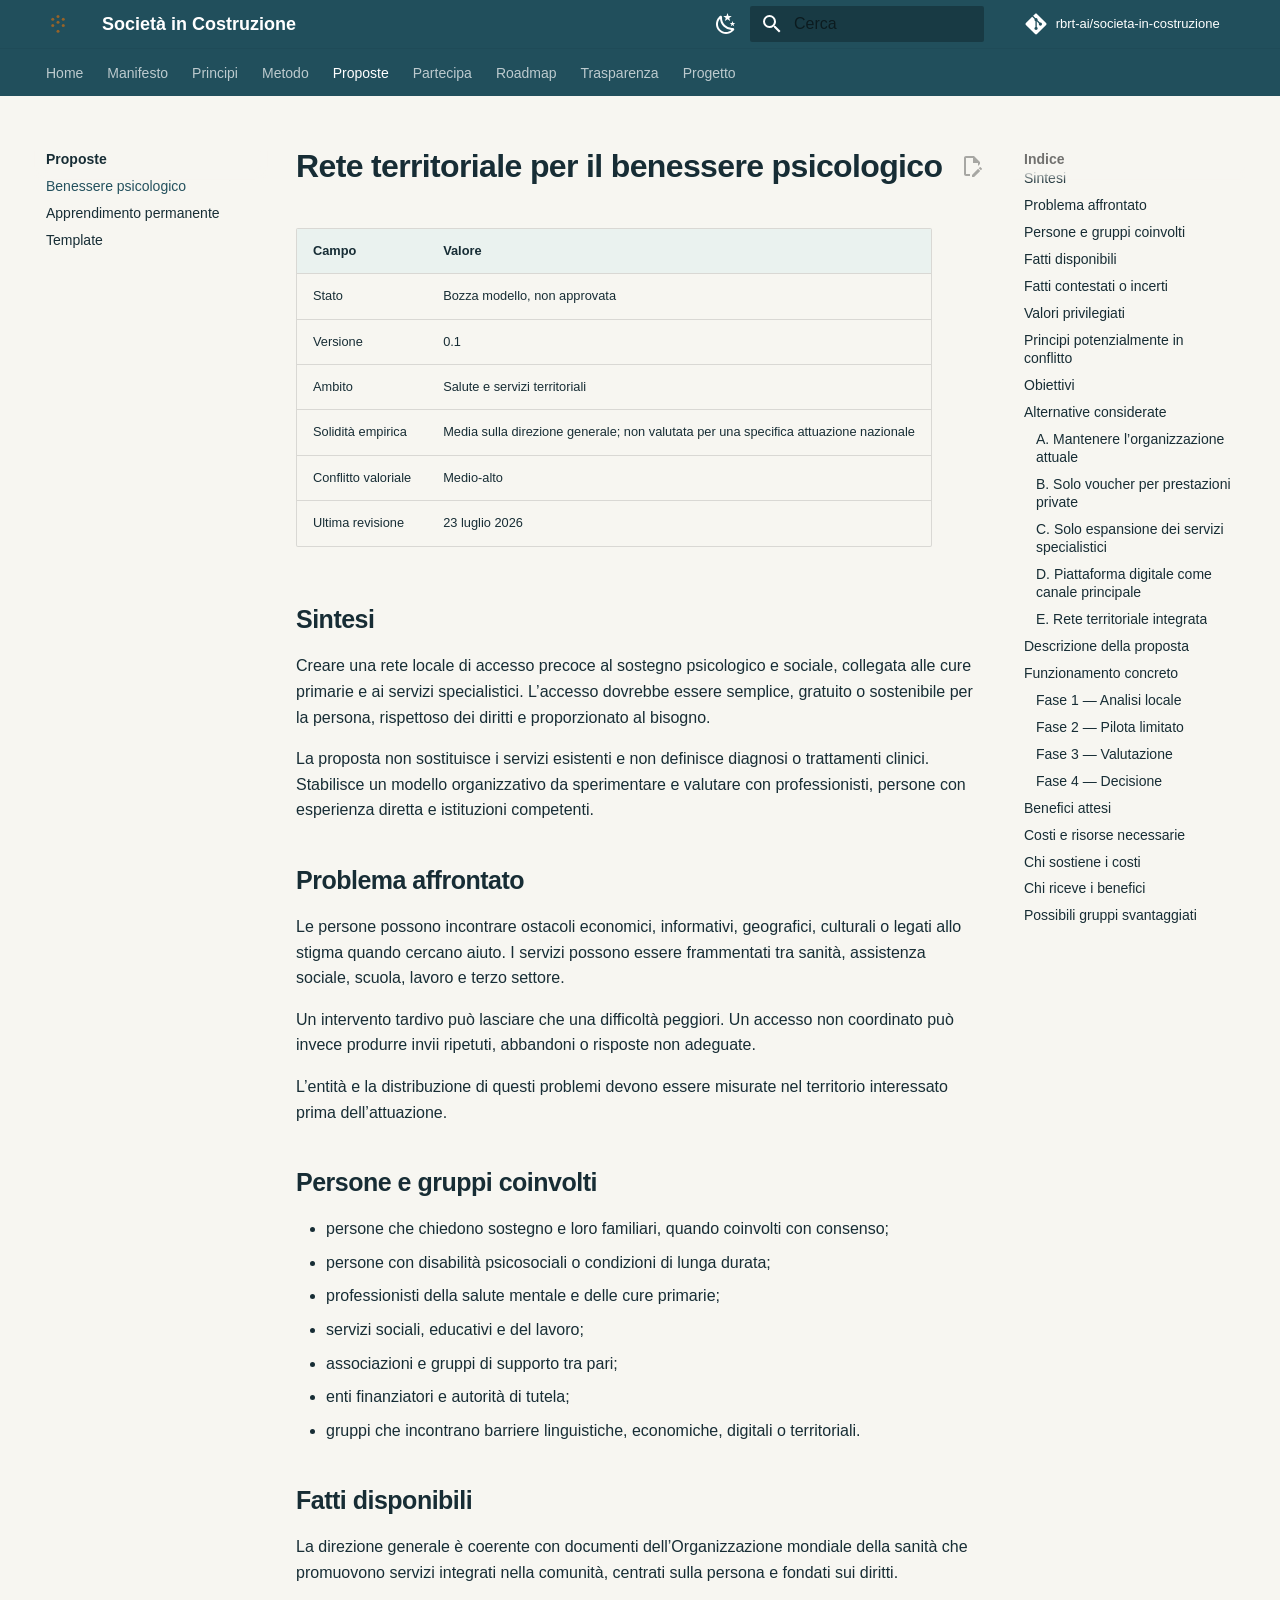
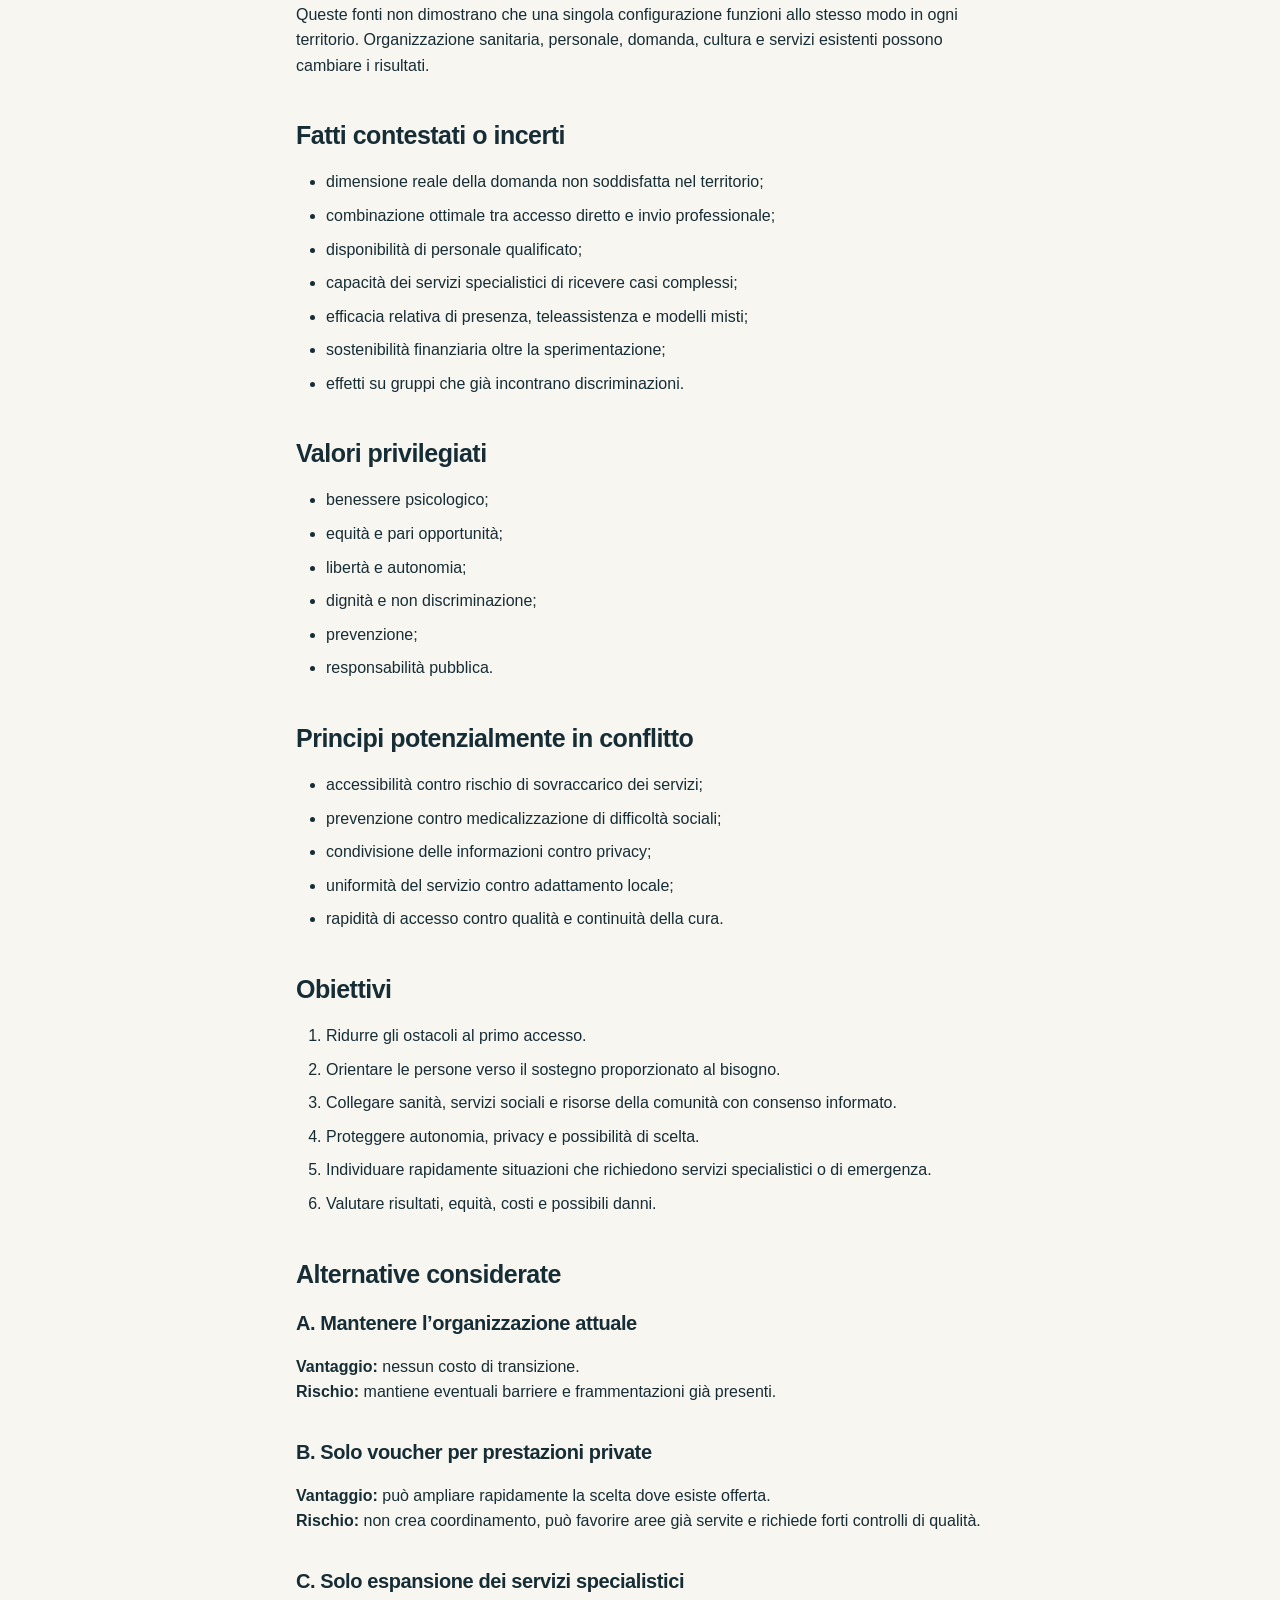
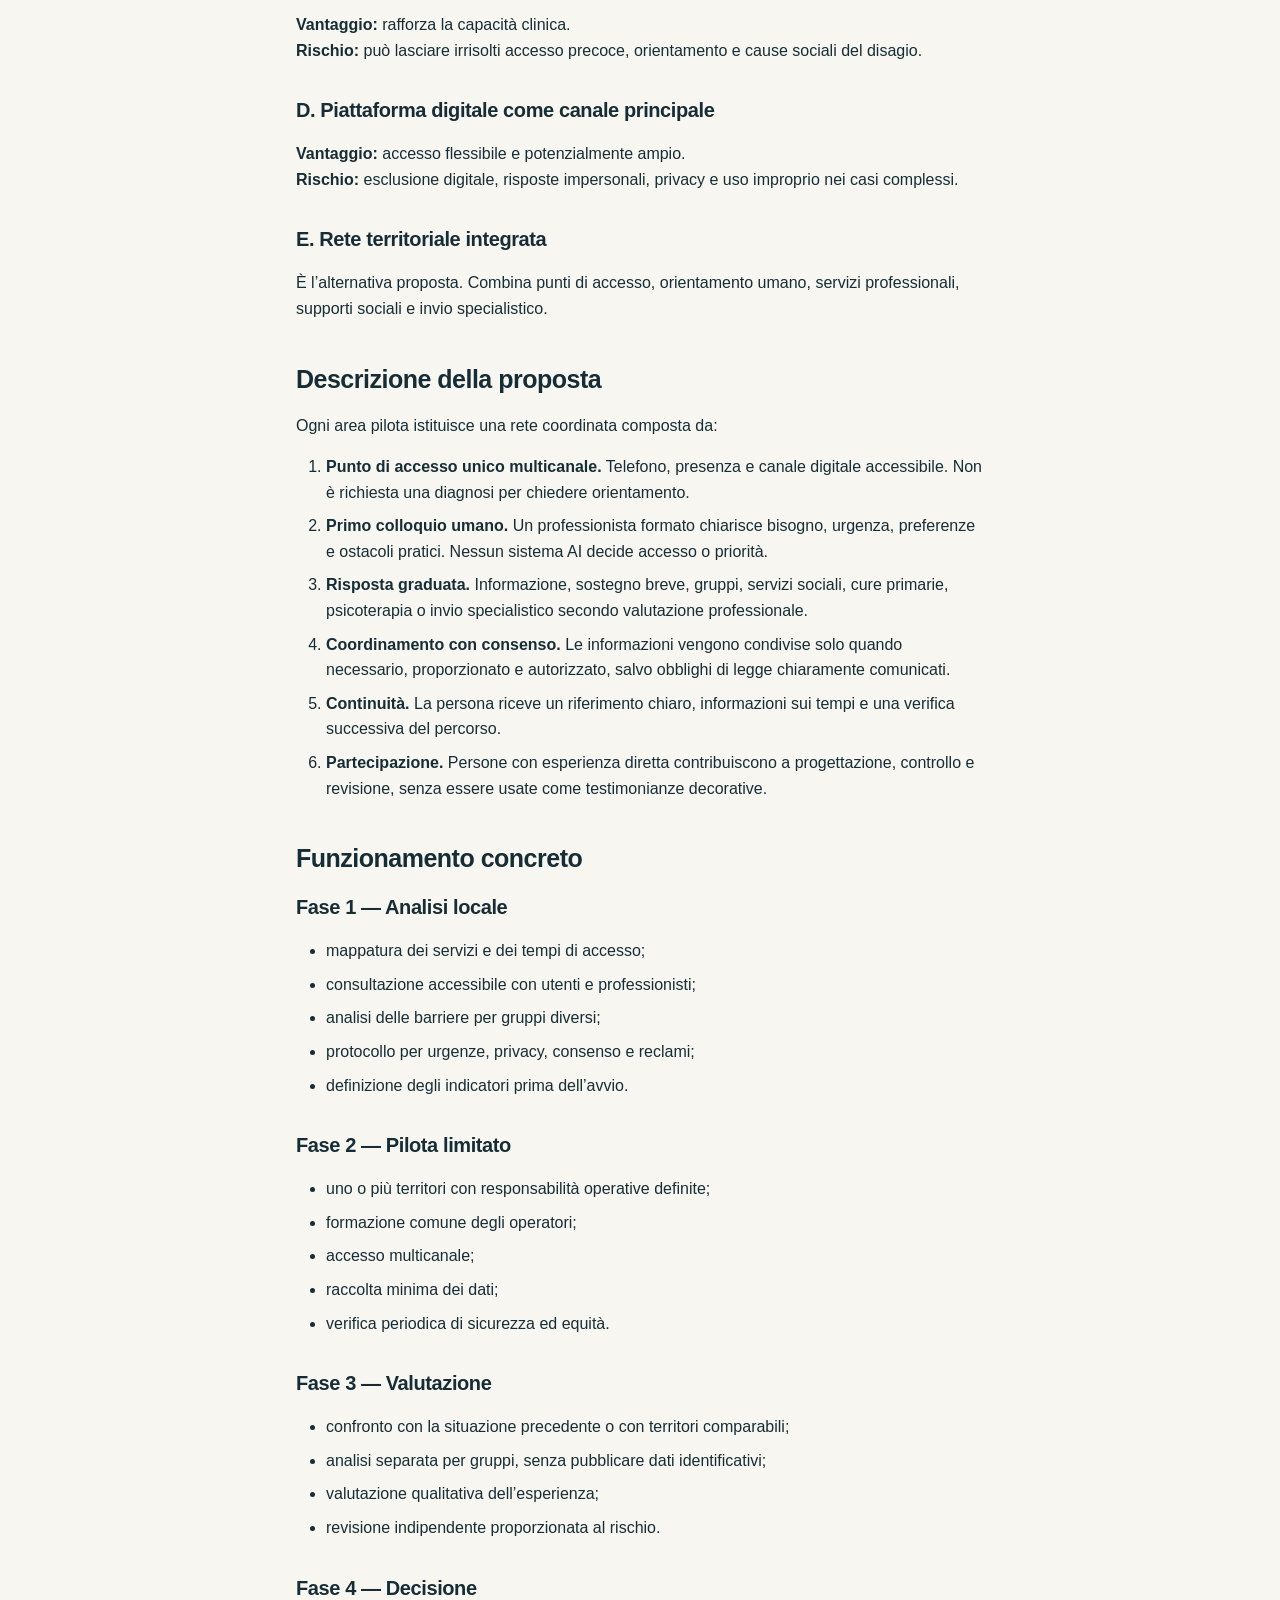
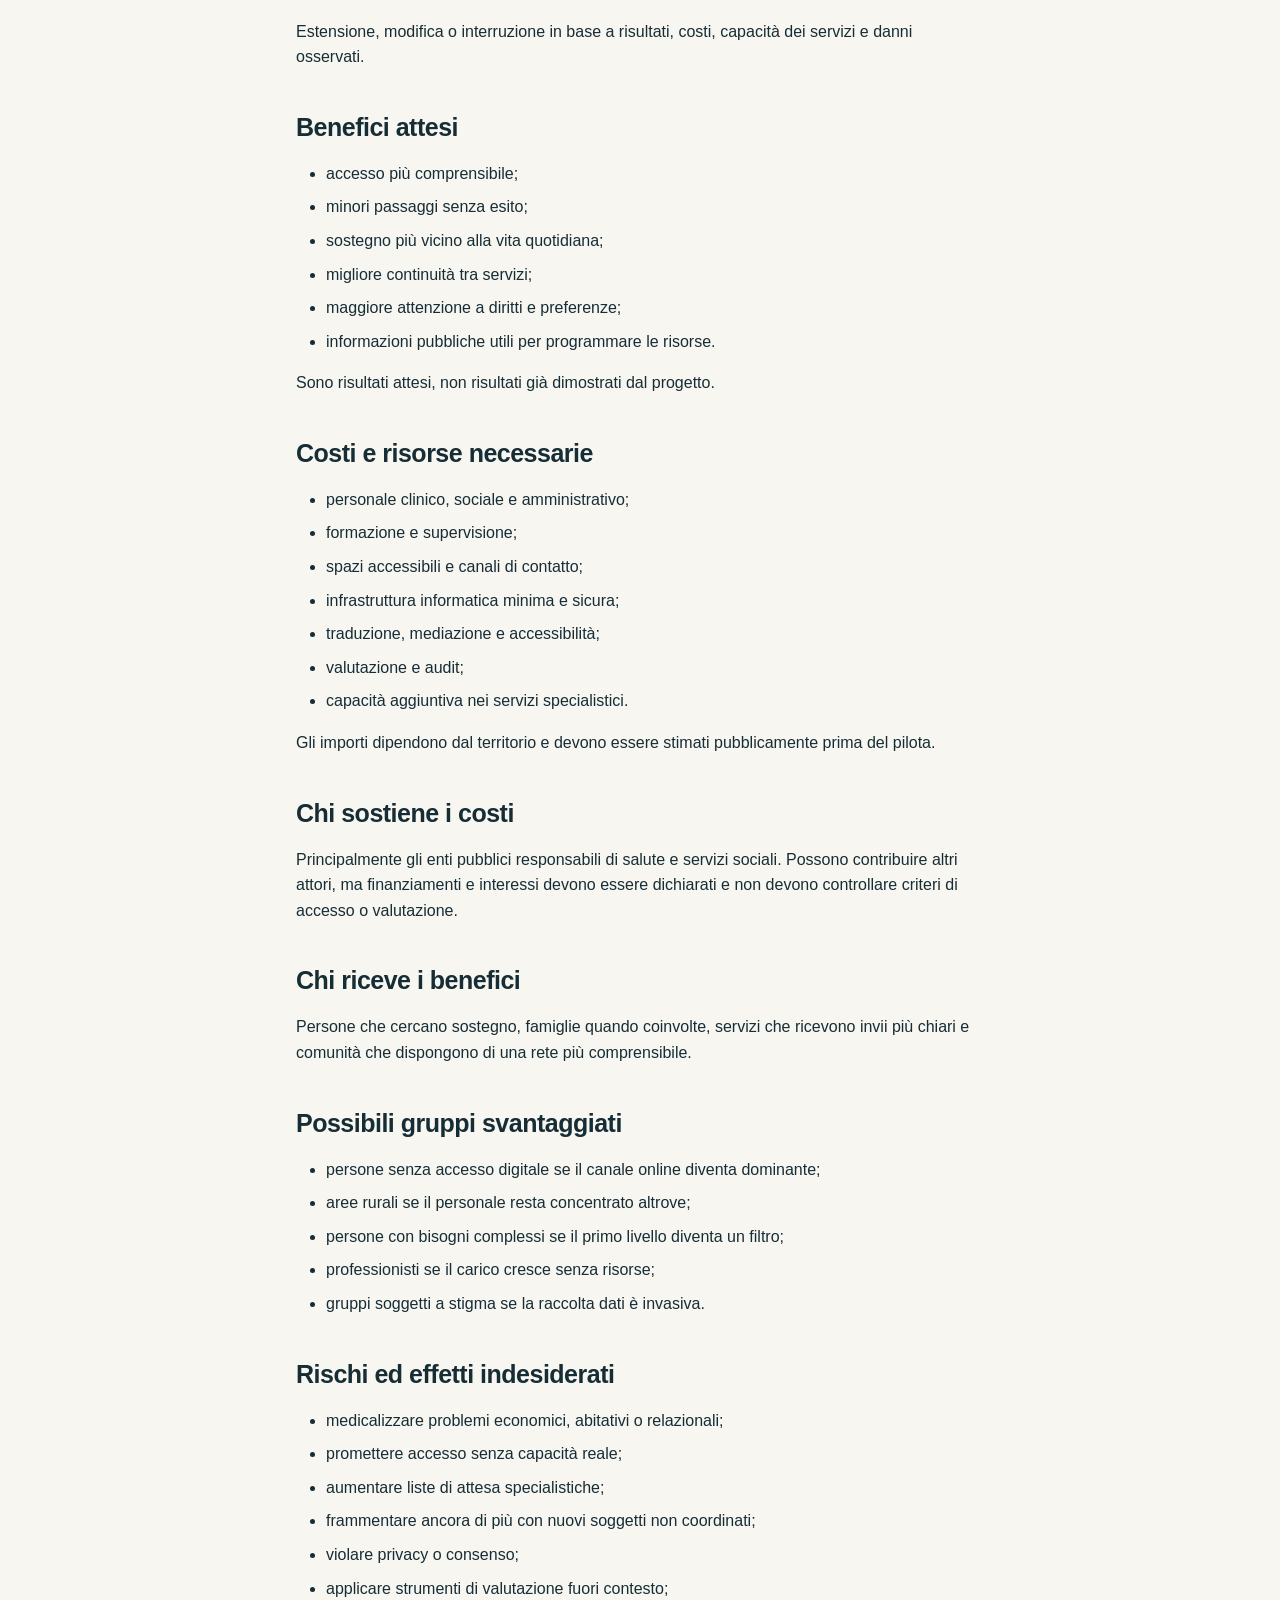
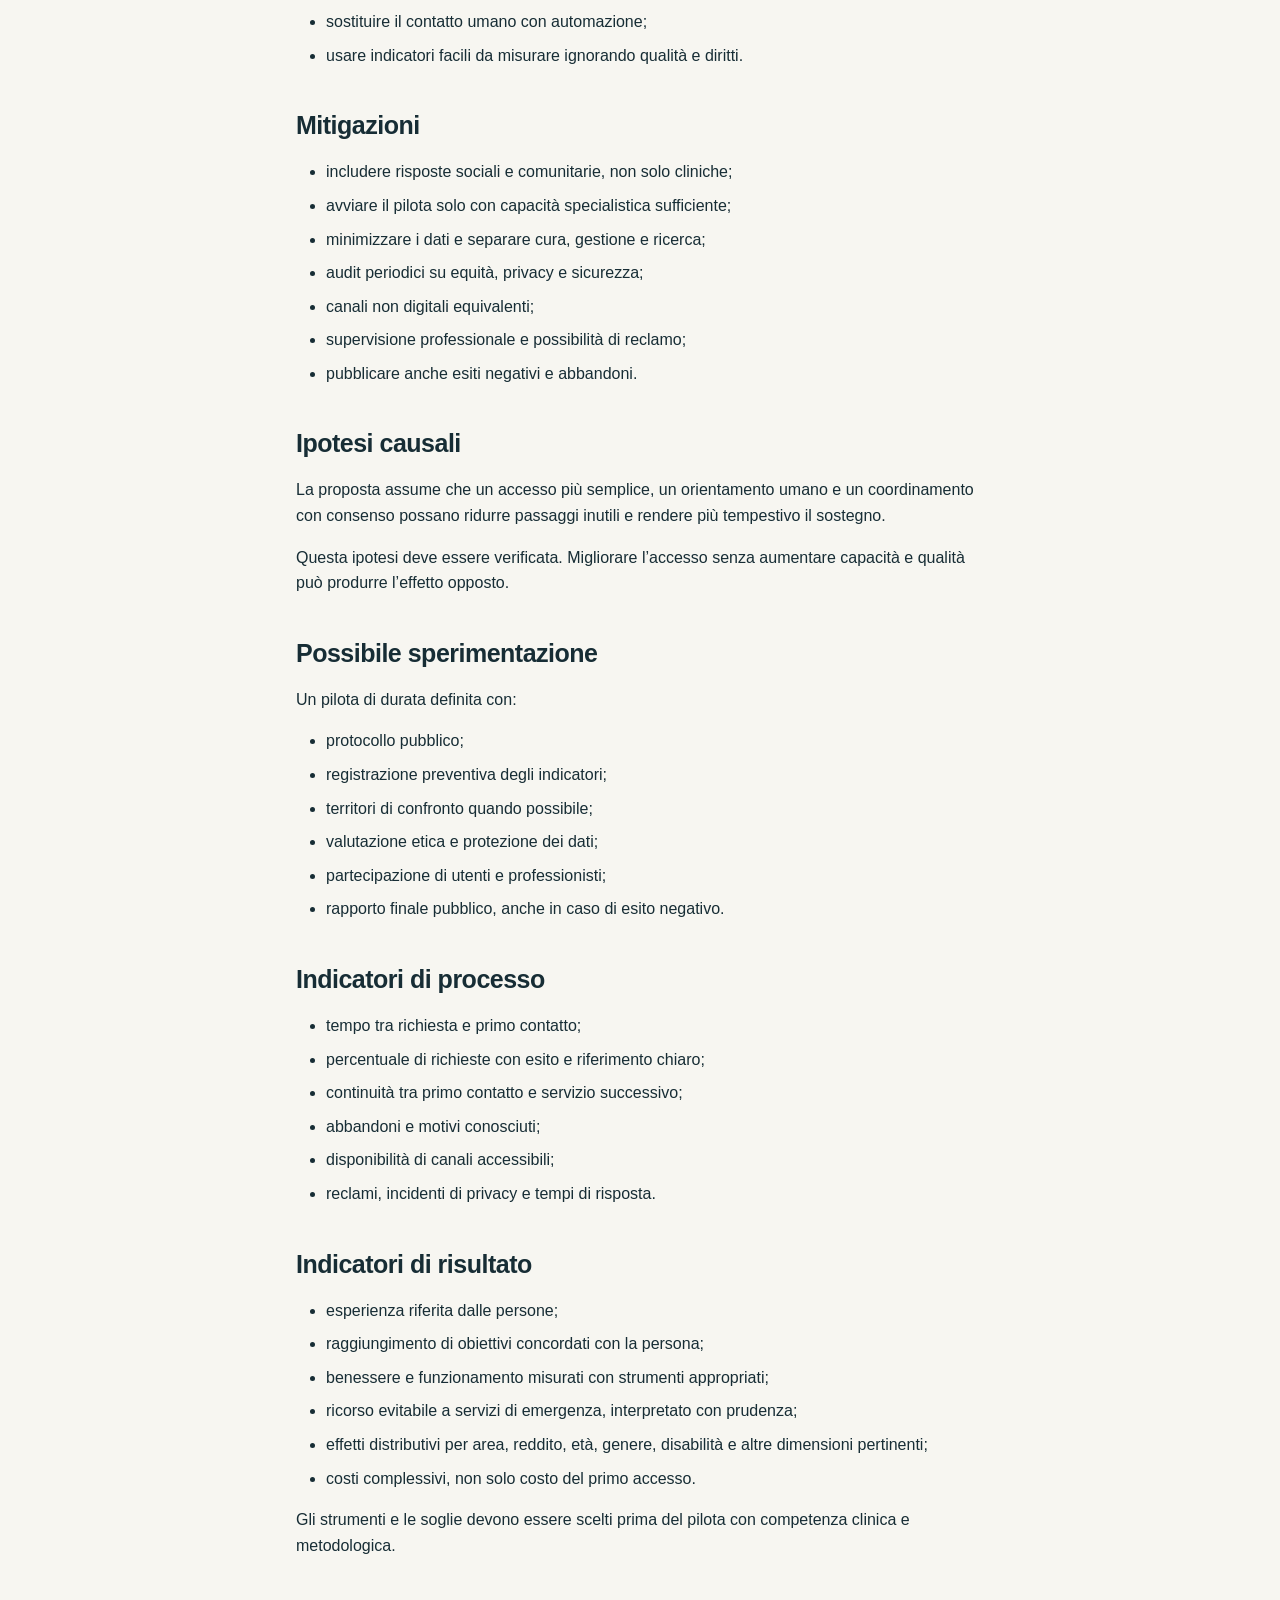
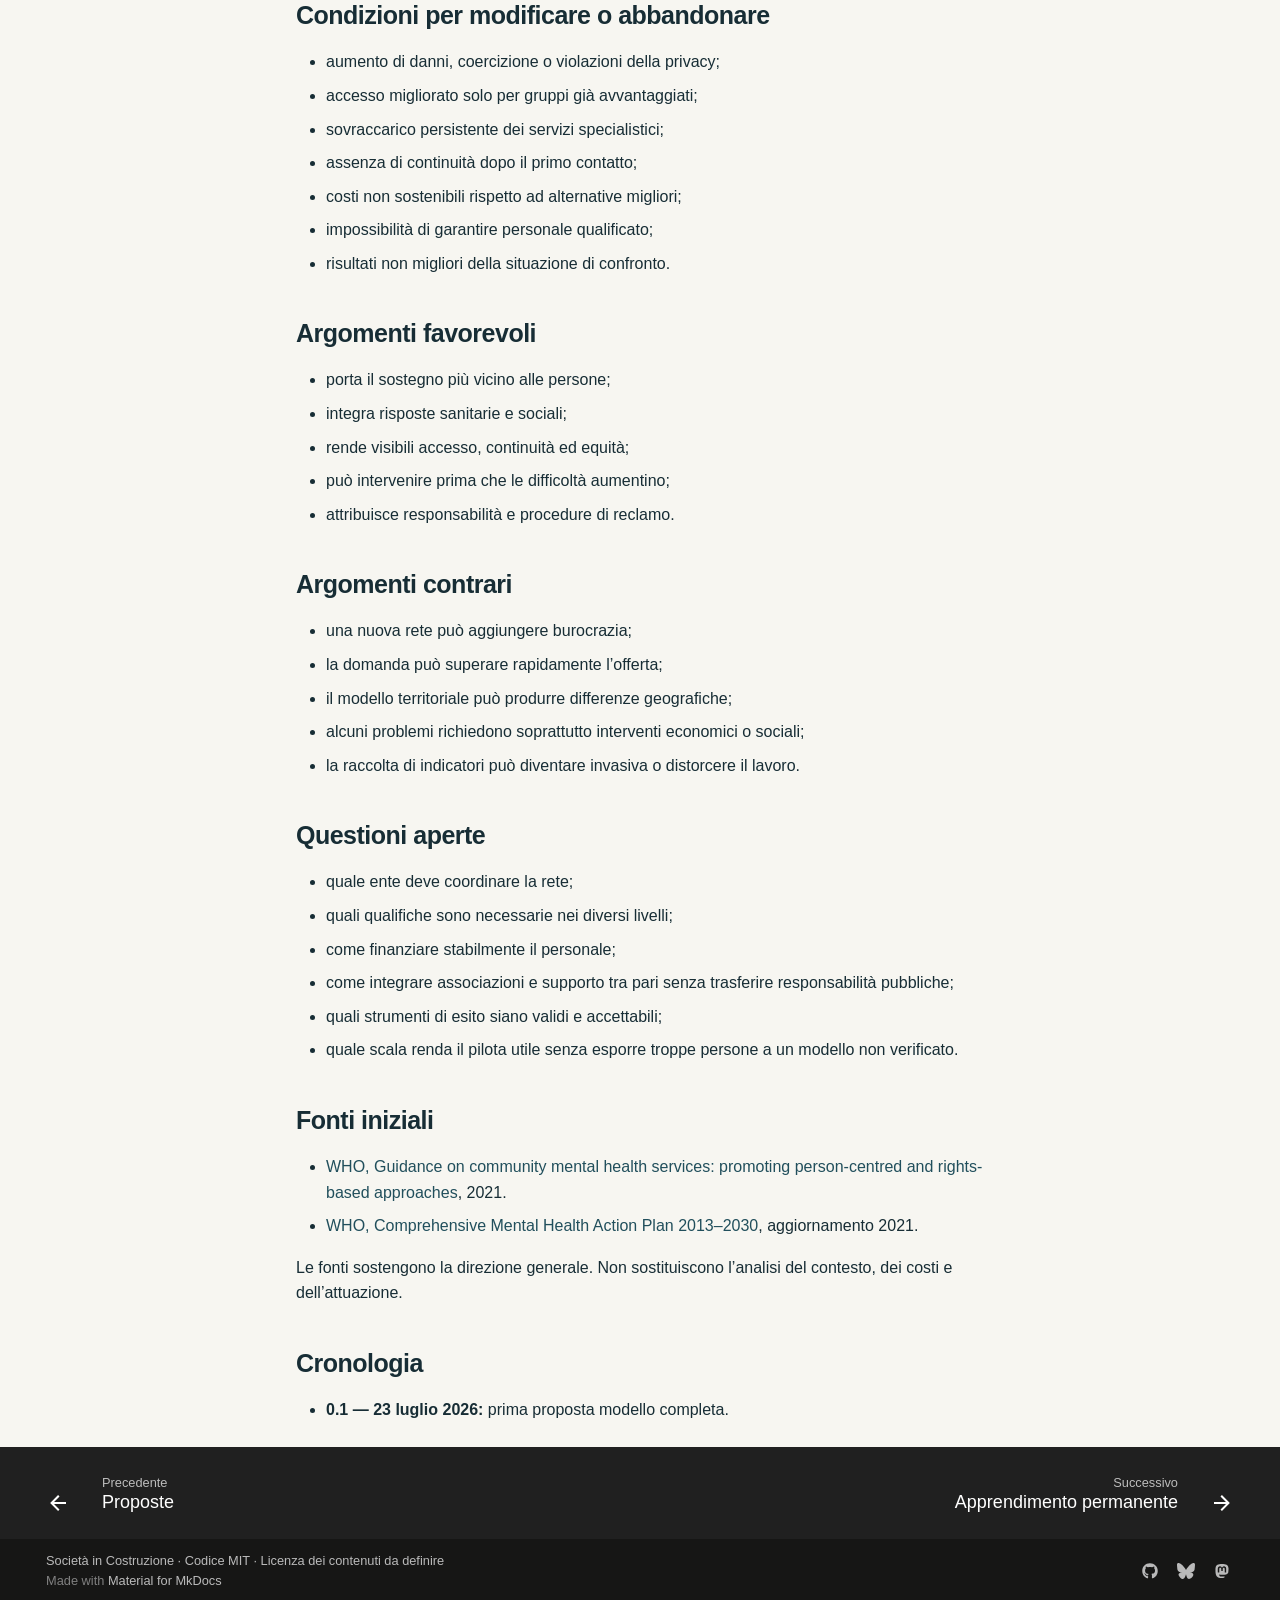
<file: proposte/salute-mentale-territoriale/index.html>
<!doctype html>
<html lang="it" class="no-js">
  <head>
    
      <meta charset="utf-8">
      <meta name="viewport" content="width=device-width,initial-scale=1">
      
        <meta name="description" content="Piattaforma collaborativa per progettare, valutare e migliorare proposte pubbliche.">
      
      
      
        <link rel="canonical" href="https://rbrt-ai.github.io/societa-in-costruzione/proposte/salute-mentale-territoriale/">
      
      
        <link rel="prev" href="../">
      
      
        <link rel="next" href="../apprendimento-permanente/">
      
      
        
      
      
      <link rel="icon" href="../../assets/favicon.svg">
      <meta name="generator" content="mkdocs-1.6.1, mkdocs-material-9.7.7">
    
    
      
        <title>Benessere psicologico - Società in Costruzione</title>
      
    
    
      <link rel="stylesheet" href="../../assets/stylesheets/main.ec1eaa64.min.css">
      
        
        <link rel="stylesheet" href="../../assets/stylesheets/palette.ab4e12ef.min.css">
      
      


    
    
      
    
    
      
    
    
      <link rel="stylesheet" href="../../stylesheets/extra.css">
    
    <script>__md_scope=new URL("../..",location),__md_hash=e=>[...e].reduce(((e,_)=>(e<<5)-e+_.charCodeAt(0)),0),__md_get=(e,_=localStorage,t=__md_scope)=>JSON.parse(_.getItem(t.pathname+"."+e)),__md_set=(e,_,t=localStorage,a=__md_scope)=>{try{t.setItem(a.pathname+"."+e,JSON.stringify(_))}catch(e){}}</script>
    
      

    
    
  </head>
  
  
    
    
      
    
    
    
    
    <body dir="ltr" data-md-color-scheme="default" data-md-color-primary="teal" data-md-color-accent="amber">
  
    
    <input class="md-toggle" data-md-toggle="drawer" type="checkbox" id="__drawer" autocomplete="off">
    <input class="md-toggle" data-md-toggle="search" type="checkbox" id="__search" autocomplete="off">
    <label class="md-overlay" for="__drawer"></label>
    <div data-md-component="skip">
      
        
        <a href="#rete-territoriale-per-il-benessere-psicologico" class="md-skip">
          Vai al contenuto
        </a>
      
    </div>
    <div data-md-component="announce">
      
    </div>
    
    
      

<header class="md-header" data-md-component="header">
  <nav class="md-header__inner md-grid" aria-label="Intestazione">
    <a href="../.." title="Società in Costruzione" class="md-header__button md-logo" aria-label="Società in Costruzione" data-md-component="logo">
      
  <img src="../../assets/logo.svg" alt="logo">

    </a>
    <label class="md-header__button md-icon" for="__drawer">
      
      <svg xmlns="http://www.w3.org/2000/svg" viewBox="0 0 24 24"><path d="M3 6h18v2H3zm0 5h18v2H3zm0 5h18v2H3z"/></svg>
    </label>
    <div class="md-header__title" data-md-component="header-title">
      <div class="md-header__ellipsis">
        <div class="md-header__topic">
          <span class="md-ellipsis">
            Società in Costruzione
          </span>
        </div>
        <div class="md-header__topic" data-md-component="header-topic">
          <span class="md-ellipsis">
            
              Benessere psicologico
            
          </span>
        </div>
      </div>
    </div>
    
      
        <form class="md-header__option" data-md-component="palette">
  
    
    
    
    <input class="md-option" data-md-color-media="(prefers-color-scheme: light)" data-md-color-scheme="default" data-md-color-primary="teal" data-md-color-accent="amber"  aria-label="Usa il tema scuro"  type="radio" name="__palette" id="__palette_0">
    
      <label class="md-header__button md-icon" title="Usa il tema scuro" for="__palette_1" hidden>
        <svg xmlns="http://www.w3.org/2000/svg" viewBox="0 0 24 24"><path d="m17.75 4.09-2.53 1.94.91 3.06-2.63-1.81-2.63 1.81.91-3.06-2.53-1.94L12.44 4l1.06-3 1.06 3zm3.5 6.91-1.64 1.25.59 1.98-1.7-1.17-1.7 1.17.59-1.98L15.75 11l2.06-.05L18.5 9l.69 1.95zm-2.28 4.95c.83-.08 1.72 1.1 1.19 1.85-.32.45-.66.87-1.08 1.27C15.17 23 8.84 23 4.94 19.07c-3.91-3.9-3.91-10.24 0-14.14.4-.4.82-.76 1.27-1.08.75-.53 1.93.36 1.85 1.19-.27 2.86.69 5.83 2.89 8.02a9.96 9.96 0 0 0 8.02 2.89m-1.64 2.02a12.08 12.08 0 0 1-7.8-3.47c-2.17-2.19-3.33-5-3.49-7.82-2.81 3.14-2.7 7.96.31 10.98 3.02 3.01 7.84 3.12 10.98.31"/></svg>
      </label>
    
  
    
    
    
    <input class="md-option" data-md-color-media="(prefers-color-scheme: dark)" data-md-color-scheme="slate" data-md-color-primary="teal" data-md-color-accent="amber"  aria-label="Usa il tema chiaro"  type="radio" name="__palette" id="__palette_1">
    
      <label class="md-header__button md-icon" title="Usa il tema chiaro" for="__palette_0" hidden>
        <svg xmlns="http://www.w3.org/2000/svg" viewBox="0 0 24 24"><path d="M12 7a5 5 0 0 1 5 5 5 5 0 0 1-5 5 5 5 0 0 1-5-5 5 5 0 0 1 5-5m0 2a3 3 0 0 0-3 3 3 3 0 0 0 3 3 3 3 0 0 0 3-3 3 3 0 0 0-3-3m0-7 2.39 3.42C13.65 5.15 12.84 5 12 5s-1.65.15-2.39.42zM3.34 7l4.16-.35A7.2 7.2 0 0 0 5.94 8.5c-.44.74-.69 1.5-.83 2.29zm.02 10 1.76-3.77a7.131 7.131 0 0 0 2.38 4.14zM20.65 7l-1.77 3.79a7.02 7.02 0 0 0-2.38-4.15zm-.01 10-4.14.36c.59-.51 1.12-1.14 1.54-1.86.42-.73.69-1.5.83-2.29zM12 22l-2.41-3.44c.74.27 1.55.44 2.41.44.82 0 1.63-.17 2.37-.44z"/></svg>
      </label>
    
  
</form>
      
    
    
      <script>var palette=__md_get("__palette");if(palette&&palette.color){if("(prefers-color-scheme)"===palette.color.media){var media=matchMedia("(prefers-color-scheme: light)"),input=document.querySelector(media.matches?"[data-md-color-media='(prefers-color-scheme: light)']":"[data-md-color-media='(prefers-color-scheme: dark)']");palette.color.media=input.getAttribute("data-md-color-media"),palette.color.scheme=input.getAttribute("data-md-color-scheme"),palette.color.primary=input.getAttribute("data-md-color-primary"),palette.color.accent=input.getAttribute("data-md-color-accent")}for(var[key,value]of Object.entries(palette.color))document.body.setAttribute("data-md-color-"+key,value)}</script>
    
    
    
      
      
        <label class="md-header__button md-icon" for="__search">
          
          <svg xmlns="http://www.w3.org/2000/svg" viewBox="0 0 24 24"><path d="M9.5 3A6.5 6.5 0 0 1 16 9.5c0 1.61-.59 3.09-1.56 4.23l.27.27h.79l5 5-1.5 1.5-5-5v-.79l-.27-.27A6.52 6.52 0 0 1 9.5 16 6.5 6.5 0 0 1 3 9.5 6.5 6.5 0 0 1 9.5 3m0 2C7 5 5 7 5 9.5S7 14 9.5 14 14 12 14 9.5 12 5 9.5 5"/></svg>
        </label>
        <div class="md-search" data-md-component="search" role="dialog">
  <label class="md-search__overlay" for="__search"></label>
  <div class="md-search__inner" role="search">
    <form class="md-search__form" name="search">
      <input type="text" class="md-search__input" name="query" aria-label="Cerca" placeholder="Cerca" autocapitalize="off" autocorrect="off" autocomplete="off" spellcheck="false" data-md-component="search-query" required>
      <label class="md-search__icon md-icon" for="__search">
        
        <svg xmlns="http://www.w3.org/2000/svg" viewBox="0 0 24 24"><path d="M9.5 3A6.5 6.5 0 0 1 16 9.5c0 1.61-.59 3.09-1.56 4.23l.27.27h.79l5 5-1.5 1.5-5-5v-.79l-.27-.27A6.52 6.52 0 0 1 9.5 16 6.5 6.5 0 0 1 3 9.5 6.5 6.5 0 0 1 9.5 3m0 2C7 5 5 7 5 9.5S7 14 9.5 14 14 12 14 9.5 12 5 9.5 5"/></svg>
        
        <svg xmlns="http://www.w3.org/2000/svg" viewBox="0 0 24 24"><path d="M20 11v2H8l5.5 5.5-1.42 1.42L4.16 12l7.92-7.92L13.5 5.5 8 11z"/></svg>
      </label>
      <nav class="md-search__options" aria-label="Cerca">
        
          <a href="javascript:void(0)" class="md-search__icon md-icon" title="Condividi" aria-label="Condividi" data-clipboard data-clipboard-text="" data-md-component="search-share" tabindex="-1">
            
            <svg xmlns="http://www.w3.org/2000/svg" viewBox="0 0 24 24"><path d="M18 16.08c-.76 0-1.44.3-1.96.77L8.91 12.7c.05-.23.09-.46.09-.7s-.04-.47-.09-.7l7.05-4.11c.54.5 1.25.81 2.04.81a3 3 0 0 0 3-3 3 3 0 0 0-3-3 3 3 0 0 0-3 3c0 .24.04.47.09.7L8.04 9.81C7.5 9.31 6.79 9 6 9a3 3 0 0 0-3 3 3 3 0 0 0 3 3c.79 0 1.5-.31 2.04-.81l7.12 4.15c-.05.21-.08.43-.08.66 0 1.61 1.31 2.91 2.92 2.91s2.92-1.3 2.92-2.91A2.92 2.92 0 0 0 18 16.08"/></svg>
          </a>
        
        <button type="reset" class="md-search__icon md-icon" title="Cancella" aria-label="Cancella" tabindex="-1">
          
          <svg xmlns="http://www.w3.org/2000/svg" viewBox="0 0 24 24"><path d="M19 6.41 17.59 5 12 10.59 6.41 5 5 6.41 10.59 12 5 17.59 6.41 19 12 13.41 17.59 19 19 17.59 13.41 12z"/></svg>
        </button>
      </nav>
      
    </form>
    <div class="md-search__output">
      <div class="md-search__scrollwrap" tabindex="0" data-md-scrollfix>
        <div class="md-search-result" data-md-component="search-result">
          <div class="md-search-result__meta">
            Inizializza la ricerca
          </div>
          <ol class="md-search-result__list" role="presentation"></ol>
        </div>
      </div>
    </div>
  </div>
</div>
      
    
    
      <div class="md-header__source">
        <a href="https://github.com/rbrt-ai/societa-in-costruzione" title="Apri repository" class="md-source" data-md-component="source">
  <div class="md-source__icon md-icon">
    
    <svg xmlns="http://www.w3.org/2000/svg" viewBox="0 0 448 512"><!--! Font Awesome Free 7.1.0 by @fontawesome - https://fontawesome.com License - https://fontawesome.com/license/free (Icons: CC BY 4.0, Fonts: SIL OFL 1.1, Code: MIT License) Copyright 2025 Fonticons, Inc.--><path d="M439.6 236.1 244 40.5c-5.4-5.5-12.8-8.5-20.4-8.5s-15 3-20.4 8.4L162.5 81l51.5 51.5c27.1-9.1 52.7 16.8 43.4 43.7l49.7 49.7c34.2-11.8 61.2 31 35.5 56.7-26.5 26.5-70.2-2.9-56-37.3L240.3 199v121.9c25.3 12.5 22.3 41.8 9.1 55-6.4 6.4-15.2 10.1-24.3 10.1s-17.8-3.6-24.3-10.1c-17.6-17.6-11.1-46.9 11.2-56v-123c-20.8-8.5-24.6-30.7-18.6-45L142.6 101 8.5 235.1C3 240.6 0 247.9 0 255.5s3 15 8.5 20.4l195.6 195.7c5.4 5.4 12.7 8.4 20.4 8.4s15-3 20.4-8.4l194.7-194.7c5.4-5.4 8.4-12.8 8.4-20.4s-3-15-8.4-20.4"/></svg>
  </div>
  <div class="md-source__repository">
    rbrt-ai/societa-in-costruzione
  </div>
</a>
      </div>
    
  </nav>
  
</header>
    
    <div class="md-container" data-md-component="container">
      
      
        
          
            
<nav class="md-tabs" aria-label="Tabs" data-md-component="tabs">
  <div class="md-grid">
    <ul class="md-tabs__list">
      
        
  
  
  
  
    <li class="md-tabs__item">
      <a href="../.." class="md-tabs__link">
        
  
  
    
  
  Home

      </a>
    </li>
  

      
        
  
  
  
  
    <li class="md-tabs__item">
      <a href="../../manifesto/" class="md-tabs__link">
        
  
  
    
  
  Manifesto

      </a>
    </li>
  

      
        
  
  
  
  
    <li class="md-tabs__item">
      <a href="../../principi/" class="md-tabs__link">
        
  
  
    
  
  Principi

      </a>
    </li>
  

      
        
  
  
  
  
    <li class="md-tabs__item">
      <a href="../../metodo/" class="md-tabs__link">
        
  
  
    
  
  Metodo

      </a>
    </li>
  

      
        
  
  
  
    
  
  
    
    
      <li class="md-tabs__item md-tabs__item--active">
        <a href="../" class="md-tabs__link">
          
  
  
    
  
  Proposte

        </a>
      </li>
    
  

      
        
  
  
  
  
    <li class="md-tabs__item">
      <a href="../../partecipa/" class="md-tabs__link">
        
  
  
    
  
  Partecipa

      </a>
    </li>
  

      
        
  
  
  
  
    <li class="md-tabs__item">
      <a href="../../roadmap/" class="md-tabs__link">
        
  
  
    
  
  Roadmap

      </a>
    </li>
  

      
        
  
  
  
  
    <li class="md-tabs__item">
      <a href="../../trasparenza/" class="md-tabs__link">
        
  
  
    
  
  Trasparenza

      </a>
    </li>
  

      
        
  
  
  
  
    
    
      <li class="md-tabs__item">
        <a href="../../naming/" class="md-tabs__link">
          
  
  
    
  
  Progetto

        </a>
      </li>
    
  

      
    </ul>
  </div>
</nav>
          
        
      
      <main class="md-main" data-md-component="main">
        <div class="md-main__inner md-grid">
          
            
              
              <div class="md-sidebar md-sidebar--primary" data-md-component="sidebar" data-md-type="navigation" >
                <div class="md-sidebar__scrollwrap">
                  <div class="md-sidebar__inner">
                    


  


<nav class="md-nav md-nav--primary md-nav--lifted" aria-label="Navigazione" data-md-level="0">
  <label class="md-nav__title" for="__drawer">
    <a href="../.." title="Società in Costruzione" class="md-nav__button md-logo" aria-label="Società in Costruzione" data-md-component="logo">
      
  <img src="../../assets/logo.svg" alt="logo">

    </a>
    Società in Costruzione
  </label>
  
    <div class="md-nav__source">
      <a href="https://github.com/rbrt-ai/societa-in-costruzione" title="Apri repository" class="md-source" data-md-component="source">
  <div class="md-source__icon md-icon">
    
    <svg xmlns="http://www.w3.org/2000/svg" viewBox="0 0 448 512"><!--! Font Awesome Free 7.1.0 by @fontawesome - https://fontawesome.com License - https://fontawesome.com/license/free (Icons: CC BY 4.0, Fonts: SIL OFL 1.1, Code: MIT License) Copyright 2025 Fonticons, Inc.--><path d="M439.6 236.1 244 40.5c-5.4-5.5-12.8-8.5-20.4-8.5s-15 3-20.4 8.4L162.5 81l51.5 51.5c27.1-9.1 52.7 16.8 43.4 43.7l49.7 49.7c34.2-11.8 61.2 31 35.5 56.7-26.5 26.5-70.2-2.9-56-37.3L240.3 199v121.9c25.3 12.5 22.3 41.8 9.1 55-6.4 6.4-15.2 10.1-24.3 10.1s-17.8-3.6-24.3-10.1c-17.6-17.6-11.1-46.9 11.2-56v-123c-20.8-8.5-24.6-30.7-18.6-45L142.6 101 8.5 235.1C3 240.6 0 247.9 0 255.5s3 15 8.5 20.4l195.6 195.7c5.4 5.4 12.7 8.4 20.4 8.4s15-3 20.4-8.4l194.7-194.7c5.4-5.4 8.4-12.8 8.4-20.4s-3-15-8.4-20.4"/></svg>
  </div>
  <div class="md-source__repository">
    rbrt-ai/societa-in-costruzione
  </div>
</a>
    </div>
  
  <ul class="md-nav__list" data-md-scrollfix>
    
      
      
  
  
  
  
    <li class="md-nav__item">
      <a href="../.." class="md-nav__link">
        
  
  
  <span class="md-ellipsis">
    
  
    Home
  

    
  </span>
  
  

      </a>
    </li>
  

    
      
      
  
  
  
  
    <li class="md-nav__item">
      <a href="../../manifesto/" class="md-nav__link">
        
  
  
  <span class="md-ellipsis">
    
  
    Manifesto
  

    
  </span>
  
  

      </a>
    </li>
  

    
      
      
  
  
  
  
    <li class="md-nav__item">
      <a href="../../principi/" class="md-nav__link">
        
  
  
  <span class="md-ellipsis">
    
  
    Principi
  

    
  </span>
  
  

      </a>
    </li>
  

    
      
      
  
  
  
  
    <li class="md-nav__item">
      <a href="../../metodo/" class="md-nav__link">
        
  
  
  <span class="md-ellipsis">
    
  
    Metodo
  

    
  </span>
  
  

      </a>
    </li>
  

    
      
      
  
  
    
  
  
  
    
    
      
        
          
        
      
        
      
        
      
        
      
    
    
    
      
        
        
      
      
        
      
    
    
    <li class="md-nav__item md-nav__item--active md-nav__item--section md-nav__item--nested">
      
        
        
        <input class="md-nav__toggle md-toggle " type="checkbox" id="__nav_5" checked>
        
          
          <div class="md-nav__link md-nav__container">
            <a href="../" class="md-nav__link ">
              
  
  
  <span class="md-ellipsis">
    
  
    Proposte
  

    
  </span>
  
  

            </a>
            
              
              <label class="md-nav__link " for="__nav_5" id="__nav_5_label" tabindex="">
                <span class="md-nav__icon md-icon"></span>
              </label>
            
          </div>
        
        <nav class="md-nav" data-md-level="1" aria-labelledby="__nav_5_label" aria-expanded="true">
          <label class="md-nav__title" for="__nav_5">
            <span class="md-nav__icon md-icon"></span>
            
  
    Proposte
  

          </label>
          <ul class="md-nav__list" data-md-scrollfix>
            
              
            
              
                
  
  
    
  
  
  
    <li class="md-nav__item md-nav__item--active">
      
      <input class="md-nav__toggle md-toggle" type="checkbox" id="__toc">
      
      
        
      
      
        <label class="md-nav__link md-nav__link--active" for="__toc">
          
  
  
  <span class="md-ellipsis">
    
  
    Benessere psicologico
  

    
  </span>
  
  

          <span class="md-nav__icon md-icon"></span>
        </label>
      
      <a href="./" class="md-nav__link md-nav__link--active">
        
  
  
  <span class="md-ellipsis">
    
  
    Benessere psicologico
  

    
  </span>
  
  

      </a>
      
        

<nav class="md-nav md-nav--secondary" aria-label="Indice">
  
  
  
    
  
  
    <label class="md-nav__title" for="__toc">
      <span class="md-nav__icon md-icon"></span>
      Indice
    </label>
    <ul class="md-nav__list" data-md-component="toc" data-md-scrollfix>
      
        <li class="md-nav__item">
  <a href="#sintesi" class="md-nav__link">
    <span class="md-ellipsis">
      
        Sintesi
      
    </span>
  </a>
  
</li>
      
        <li class="md-nav__item">
  <a href="#problema-affrontato" class="md-nav__link">
    <span class="md-ellipsis">
      
        Problema affrontato
      
    </span>
  </a>
  
</li>
      
        <li class="md-nav__item">
  <a href="#persone-e-gruppi-coinvolti" class="md-nav__link">
    <span class="md-ellipsis">
      
        Persone e gruppi coinvolti
      
    </span>
  </a>
  
</li>
      
        <li class="md-nav__item">
  <a href="#fatti-disponibili" class="md-nav__link">
    <span class="md-ellipsis">
      
        Fatti disponibili
      
    </span>
  </a>
  
</li>
      
        <li class="md-nav__item">
  <a href="#fatti-contestati-o-incerti" class="md-nav__link">
    <span class="md-ellipsis">
      
        Fatti contestati o incerti
      
    </span>
  </a>
  
</li>
      
        <li class="md-nav__item">
  <a href="#valori-privilegiati" class="md-nav__link">
    <span class="md-ellipsis">
      
        Valori privilegiati
      
    </span>
  </a>
  
</li>
      
        <li class="md-nav__item">
  <a href="#principi-potenzialmente-in-conflitto" class="md-nav__link">
    <span class="md-ellipsis">
      
        Principi potenzialmente in conflitto
      
    </span>
  </a>
  
</li>
      
        <li class="md-nav__item">
  <a href="#obiettivi" class="md-nav__link">
    <span class="md-ellipsis">
      
        Obiettivi
      
    </span>
  </a>
  
</li>
      
        <li class="md-nav__item">
  <a href="#alternative-considerate" class="md-nav__link">
    <span class="md-ellipsis">
      
        Alternative considerate
      
    </span>
  </a>
  
    <nav class="md-nav" aria-label="Alternative considerate">
      <ul class="md-nav__list">
        
          <li class="md-nav__item">
  <a href="#a-mantenere-lorganizzazione-attuale" class="md-nav__link">
    <span class="md-ellipsis">
      
        A. Mantenere l’organizzazione attuale
      
    </span>
  </a>
  
</li>
        
          <li class="md-nav__item">
  <a href="#b-solo-voucher-per-prestazioni-private" class="md-nav__link">
    <span class="md-ellipsis">
      
        B. Solo voucher per prestazioni private
      
    </span>
  </a>
  
</li>
        
          <li class="md-nav__item">
  <a href="#c-solo-espansione-dei-servizi-specialistici" class="md-nav__link">
    <span class="md-ellipsis">
      
        C. Solo espansione dei servizi specialistici
      
    </span>
  </a>
  
</li>
        
          <li class="md-nav__item">
  <a href="#d-piattaforma-digitale-come-canale-principale" class="md-nav__link">
    <span class="md-ellipsis">
      
        D. Piattaforma digitale come canale principale
      
    </span>
  </a>
  
</li>
        
          <li class="md-nav__item">
  <a href="#e-rete-territoriale-integrata" class="md-nav__link">
    <span class="md-ellipsis">
      
        E. Rete territoriale integrata
      
    </span>
  </a>
  
</li>
        
      </ul>
    </nav>
  
</li>
      
        <li class="md-nav__item">
  <a href="#descrizione-della-proposta" class="md-nav__link">
    <span class="md-ellipsis">
      
        Descrizione della proposta
      
    </span>
  </a>
  
</li>
      
        <li class="md-nav__item">
  <a href="#funzionamento-concreto" class="md-nav__link">
    <span class="md-ellipsis">
      
        Funzionamento concreto
      
    </span>
  </a>
  
    <nav class="md-nav" aria-label="Funzionamento concreto">
      <ul class="md-nav__list">
        
          <li class="md-nav__item">
  <a href="#fase-1-analisi-locale" class="md-nav__link">
    <span class="md-ellipsis">
      
        Fase 1 — Analisi locale
      
    </span>
  </a>
  
</li>
        
          <li class="md-nav__item">
  <a href="#fase-2-pilota-limitato" class="md-nav__link">
    <span class="md-ellipsis">
      
        Fase 2 — Pilota limitato
      
    </span>
  </a>
  
</li>
        
          <li class="md-nav__item">
  <a href="#fase-3-valutazione" class="md-nav__link">
    <span class="md-ellipsis">
      
        Fase 3 — Valutazione
      
    </span>
  </a>
  
</li>
        
          <li class="md-nav__item">
  <a href="#fase-4-decisione" class="md-nav__link">
    <span class="md-ellipsis">
      
        Fase 4 — Decisione
      
    </span>
  </a>
  
</li>
        
      </ul>
    </nav>
  
</li>
      
        <li class="md-nav__item">
  <a href="#benefici-attesi" class="md-nav__link">
    <span class="md-ellipsis">
      
        Benefici attesi
      
    </span>
  </a>
  
</li>
      
        <li class="md-nav__item">
  <a href="#costi-e-risorse-necessarie" class="md-nav__link">
    <span class="md-ellipsis">
      
        Costi e risorse necessarie
      
    </span>
  </a>
  
</li>
      
        <li class="md-nav__item">
  <a href="#chi-sostiene-i-costi" class="md-nav__link">
    <span class="md-ellipsis">
      
        Chi sostiene i costi
      
    </span>
  </a>
  
</li>
      
        <li class="md-nav__item">
  <a href="#chi-riceve-i-benefici" class="md-nav__link">
    <span class="md-ellipsis">
      
        Chi riceve i benefici
      
    </span>
  </a>
  
</li>
      
        <li class="md-nav__item">
  <a href="#possibili-gruppi-svantaggiati" class="md-nav__link">
    <span class="md-ellipsis">
      
        Possibili gruppi svantaggiati
      
    </span>
  </a>
  
</li>
      
        <li class="md-nav__item">
  <a href="#rischi-ed-effetti-indesiderati" class="md-nav__link">
    <span class="md-ellipsis">
      
        Rischi ed effetti indesiderati
      
    </span>
  </a>
  
</li>
      
        <li class="md-nav__item">
  <a href="#mitigazioni" class="md-nav__link">
    <span class="md-ellipsis">
      
        Mitigazioni
      
    </span>
  </a>
  
</li>
      
        <li class="md-nav__item">
  <a href="#ipotesi-causali" class="md-nav__link">
    <span class="md-ellipsis">
      
        Ipotesi causali
      
    </span>
  </a>
  
</li>
      
        <li class="md-nav__item">
  <a href="#possibile-sperimentazione" class="md-nav__link">
    <span class="md-ellipsis">
      
        Possibile sperimentazione
      
    </span>
  </a>
  
</li>
      
        <li class="md-nav__item">
  <a href="#indicatori-di-processo" class="md-nav__link">
    <span class="md-ellipsis">
      
        Indicatori di processo
      
    </span>
  </a>
  
</li>
      
        <li class="md-nav__item">
  <a href="#indicatori-di-risultato" class="md-nav__link">
    <span class="md-ellipsis">
      
        Indicatori di risultato
      
    </span>
  </a>
  
</li>
      
        <li class="md-nav__item">
  <a href="#condizioni-per-modificare-o-abbandonare" class="md-nav__link">
    <span class="md-ellipsis">
      
        Condizioni per modificare o abbandonare
      
    </span>
  </a>
  
</li>
      
        <li class="md-nav__item">
  <a href="#argomenti-favorevoli" class="md-nav__link">
    <span class="md-ellipsis">
      
        Argomenti favorevoli
      
    </span>
  </a>
  
</li>
      
        <li class="md-nav__item">
  <a href="#argomenti-contrari" class="md-nav__link">
    <span class="md-ellipsis">
      
        Argomenti contrari
      
    </span>
  </a>
  
</li>
      
        <li class="md-nav__item">
  <a href="#questioni-aperte" class="md-nav__link">
    <span class="md-ellipsis">
      
        Questioni aperte
      
    </span>
  </a>
  
</li>
      
        <li class="md-nav__item">
  <a href="#fonti-iniziali" class="md-nav__link">
    <span class="md-ellipsis">
      
        Fonti iniziali
      
    </span>
  </a>
  
</li>
      
        <li class="md-nav__item">
  <a href="#cronologia" class="md-nav__link">
    <span class="md-ellipsis">
      
        Cronologia
      
    </span>
  </a>
  
</li>
      
    </ul>
  
</nav>
      
    </li>
  

              
            
              
                
  
  
  
  
    <li class="md-nav__item">
      <a href="../apprendimento-permanente/" class="md-nav__link">
        
  
  
  <span class="md-ellipsis">
    
  
    Apprendimento permanente
  

    
  </span>
  
  

      </a>
    </li>
  

              
            
              
                
  
  
  
  
    <li class="md-nav__item">
      <a href="../template/" class="md-nav__link">
        
  
  
  <span class="md-ellipsis">
    
  
    Template
  

    
  </span>
  
  

      </a>
    </li>
  

              
            
          </ul>
        </nav>
      
    </li>
  

    
      
      
  
  
  
  
    <li class="md-nav__item">
      <a href="../../partecipa/" class="md-nav__link">
        
  
  
  <span class="md-ellipsis">
    
  
    Partecipa
  

    
  </span>
  
  

      </a>
    </li>
  

    
      
      
  
  
  
  
    <li class="md-nav__item">
      <a href="../../roadmap/" class="md-nav__link">
        
  
  
  <span class="md-ellipsis">
    
  
    Roadmap
  

    
  </span>
  
  

      </a>
    </li>
  

    
      
      
  
  
  
  
    <li class="md-nav__item">
      <a href="../../trasparenza/" class="md-nav__link">
        
  
  
  <span class="md-ellipsis">
    
  
    Trasparenza
  

    
  </span>
  
  

      </a>
    </li>
  

    
      
      
  
  
  
  
    
    
      
        
      
        
      
        
      
    
    
    
      
      
        
      
    
    
    <li class="md-nav__item md-nav__item--nested">
      
        
        
        <input class="md-nav__toggle md-toggle " type="checkbox" id="__nav_9" >
        
          
          <label class="md-nav__link" for="__nav_9" id="__nav_9_label" tabindex="0">
            
  
  
  <span class="md-ellipsis">
    
  
    Progetto
  

    
  </span>
  
  

            <span class="md-nav__icon md-icon"></span>
          </label>
        
        <nav class="md-nav" data-md-level="1" aria-labelledby="__nav_9_label" aria-expanded="false">
          <label class="md-nav__title" for="__nav_9">
            <span class="md-nav__icon md-icon"></span>
            
  
    Progetto
  

          </label>
          <ul class="md-nav__list" data-md-scrollfix>
            
              
                
  
  
  
  
    <li class="md-nav__item">
      <a href="../../naming/" class="md-nav__link">
        
  
  
  <span class="md-ellipsis">
    
  
    Identità
  

    
  </span>
  
  

      </a>
    </li>
  

              
            
              
                
  
  
  
  
    <li class="md-nav__item">
      <a href="../../comunicazione/identita-social/" class="md-nav__link">
        
  
  
  <span class="md-ellipsis">
    
  
    Identità social
  

    
  </span>
  
  

      </a>
    </li>
  

              
            
              
                
  
  
  
  
    <li class="md-nav__item">
      <a href="../../usability-test/" class="md-nav__link">
        
  
  
  <span class="md-ellipsis">
    
  
    Test di comprensibilità
  

    
  </span>
  
  

      </a>
    </li>
  

              
            
          </ul>
        </nav>
      
    </li>
  

    
  </ul>
</nav>
                  </div>
                </div>
              </div>
            
            
              
              <div class="md-sidebar md-sidebar--secondary" data-md-component="sidebar" data-md-type="toc" >
                <div class="md-sidebar__scrollwrap">
                  <div class="md-sidebar__inner">
                    

<nav class="md-nav md-nav--secondary" aria-label="Indice">
  
  
  
    
  
  
    <label class="md-nav__title" for="__toc">
      <span class="md-nav__icon md-icon"></span>
      Indice
    </label>
    <ul class="md-nav__list" data-md-component="toc" data-md-scrollfix>
      
        <li class="md-nav__item">
  <a href="#sintesi" class="md-nav__link">
    <span class="md-ellipsis">
      
        Sintesi
      
    </span>
  </a>
  
</li>
      
        <li class="md-nav__item">
  <a href="#problema-affrontato" class="md-nav__link">
    <span class="md-ellipsis">
      
        Problema affrontato
      
    </span>
  </a>
  
</li>
      
        <li class="md-nav__item">
  <a href="#persone-e-gruppi-coinvolti" class="md-nav__link">
    <span class="md-ellipsis">
      
        Persone e gruppi coinvolti
      
    </span>
  </a>
  
</li>
      
        <li class="md-nav__item">
  <a href="#fatti-disponibili" class="md-nav__link">
    <span class="md-ellipsis">
      
        Fatti disponibili
      
    </span>
  </a>
  
</li>
      
        <li class="md-nav__item">
  <a href="#fatti-contestati-o-incerti" class="md-nav__link">
    <span class="md-ellipsis">
      
        Fatti contestati o incerti
      
    </span>
  </a>
  
</li>
      
        <li class="md-nav__item">
  <a href="#valori-privilegiati" class="md-nav__link">
    <span class="md-ellipsis">
      
        Valori privilegiati
      
    </span>
  </a>
  
</li>
      
        <li class="md-nav__item">
  <a href="#principi-potenzialmente-in-conflitto" class="md-nav__link">
    <span class="md-ellipsis">
      
        Principi potenzialmente in conflitto
      
    </span>
  </a>
  
</li>
      
        <li class="md-nav__item">
  <a href="#obiettivi" class="md-nav__link">
    <span class="md-ellipsis">
      
        Obiettivi
      
    </span>
  </a>
  
</li>
      
        <li class="md-nav__item">
  <a href="#alternative-considerate" class="md-nav__link">
    <span class="md-ellipsis">
      
        Alternative considerate
      
    </span>
  </a>
  
    <nav class="md-nav" aria-label="Alternative considerate">
      <ul class="md-nav__list">
        
          <li class="md-nav__item">
  <a href="#a-mantenere-lorganizzazione-attuale" class="md-nav__link">
    <span class="md-ellipsis">
      
        A. Mantenere l’organizzazione attuale
      
    </span>
  </a>
  
</li>
        
          <li class="md-nav__item">
  <a href="#b-solo-voucher-per-prestazioni-private" class="md-nav__link">
    <span class="md-ellipsis">
      
        B. Solo voucher per prestazioni private
      
    </span>
  </a>
  
</li>
        
          <li class="md-nav__item">
  <a href="#c-solo-espansione-dei-servizi-specialistici" class="md-nav__link">
    <span class="md-ellipsis">
      
        C. Solo espansione dei servizi specialistici
      
    </span>
  </a>
  
</li>
        
          <li class="md-nav__item">
  <a href="#d-piattaforma-digitale-come-canale-principale" class="md-nav__link">
    <span class="md-ellipsis">
      
        D. Piattaforma digitale come canale principale
      
    </span>
  </a>
  
</li>
        
          <li class="md-nav__item">
  <a href="#e-rete-territoriale-integrata" class="md-nav__link">
    <span class="md-ellipsis">
      
        E. Rete territoriale integrata
      
    </span>
  </a>
  
</li>
        
      </ul>
    </nav>
  
</li>
      
        <li class="md-nav__item">
  <a href="#descrizione-della-proposta" class="md-nav__link">
    <span class="md-ellipsis">
      
        Descrizione della proposta
      
    </span>
  </a>
  
</li>
      
        <li class="md-nav__item">
  <a href="#funzionamento-concreto" class="md-nav__link">
    <span class="md-ellipsis">
      
        Funzionamento concreto
      
    </span>
  </a>
  
    <nav class="md-nav" aria-label="Funzionamento concreto">
      <ul class="md-nav__list">
        
          <li class="md-nav__item">
  <a href="#fase-1-analisi-locale" class="md-nav__link">
    <span class="md-ellipsis">
      
        Fase 1 — Analisi locale
      
    </span>
  </a>
  
</li>
        
          <li class="md-nav__item">
  <a href="#fase-2-pilota-limitato" class="md-nav__link">
    <span class="md-ellipsis">
      
        Fase 2 — Pilota limitato
      
    </span>
  </a>
  
</li>
        
          <li class="md-nav__item">
  <a href="#fase-3-valutazione" class="md-nav__link">
    <span class="md-ellipsis">
      
        Fase 3 — Valutazione
      
    </span>
  </a>
  
</li>
        
          <li class="md-nav__item">
  <a href="#fase-4-decisione" class="md-nav__link">
    <span class="md-ellipsis">
      
        Fase 4 — Decisione
      
    </span>
  </a>
  
</li>
        
      </ul>
    </nav>
  
</li>
      
        <li class="md-nav__item">
  <a href="#benefici-attesi" class="md-nav__link">
    <span class="md-ellipsis">
      
        Benefici attesi
      
    </span>
  </a>
  
</li>
      
        <li class="md-nav__item">
  <a href="#costi-e-risorse-necessarie" class="md-nav__link">
    <span class="md-ellipsis">
      
        Costi e risorse necessarie
      
    </span>
  </a>
  
</li>
      
        <li class="md-nav__item">
  <a href="#chi-sostiene-i-costi" class="md-nav__link">
    <span class="md-ellipsis">
      
        Chi sostiene i costi
      
    </span>
  </a>
  
</li>
      
        <li class="md-nav__item">
  <a href="#chi-riceve-i-benefici" class="md-nav__link">
    <span class="md-ellipsis">
      
        Chi riceve i benefici
      
    </span>
  </a>
  
</li>
      
        <li class="md-nav__item">
  <a href="#possibili-gruppi-svantaggiati" class="md-nav__link">
    <span class="md-ellipsis">
      
        Possibili gruppi svantaggiati
      
    </span>
  </a>
  
</li>
      
        <li class="md-nav__item">
  <a href="#rischi-ed-effetti-indesiderati" class="md-nav__link">
    <span class="md-ellipsis">
      
        Rischi ed effetti indesiderati
      
    </span>
  </a>
  
</li>
      
        <li class="md-nav__item">
  <a href="#mitigazioni" class="md-nav__link">
    <span class="md-ellipsis">
      
        Mitigazioni
      
    </span>
  </a>
  
</li>
      
        <li class="md-nav__item">
  <a href="#ipotesi-causali" class="md-nav__link">
    <span class="md-ellipsis">
      
        Ipotesi causali
      
    </span>
  </a>
  
</li>
      
        <li class="md-nav__item">
  <a href="#possibile-sperimentazione" class="md-nav__link">
    <span class="md-ellipsis">
      
        Possibile sperimentazione
      
    </span>
  </a>
  
</li>
      
        <li class="md-nav__item">
  <a href="#indicatori-di-processo" class="md-nav__link">
    <span class="md-ellipsis">
      
        Indicatori di processo
      
    </span>
  </a>
  
</li>
      
        <li class="md-nav__item">
  <a href="#indicatori-di-risultato" class="md-nav__link">
    <span class="md-ellipsis">
      
        Indicatori di risultato
      
    </span>
  </a>
  
</li>
      
        <li class="md-nav__item">
  <a href="#condizioni-per-modificare-o-abbandonare" class="md-nav__link">
    <span class="md-ellipsis">
      
        Condizioni per modificare o abbandonare
      
    </span>
  </a>
  
</li>
      
        <li class="md-nav__item">
  <a href="#argomenti-favorevoli" class="md-nav__link">
    <span class="md-ellipsis">
      
        Argomenti favorevoli
      
    </span>
  </a>
  
</li>
      
        <li class="md-nav__item">
  <a href="#argomenti-contrari" class="md-nav__link">
    <span class="md-ellipsis">
      
        Argomenti contrari
      
    </span>
  </a>
  
</li>
      
        <li class="md-nav__item">
  <a href="#questioni-aperte" class="md-nav__link">
    <span class="md-ellipsis">
      
        Questioni aperte
      
    </span>
  </a>
  
</li>
      
        <li class="md-nav__item">
  <a href="#fonti-iniziali" class="md-nav__link">
    <span class="md-ellipsis">
      
        Fonti iniziali
      
    </span>
  </a>
  
</li>
      
        <li class="md-nav__item">
  <a href="#cronologia" class="md-nav__link">
    <span class="md-ellipsis">
      
        Cronologia
      
    </span>
  </a>
  
</li>
      
    </ul>
  
</nav>
                  </div>
                </div>
              </div>
            
          
          
            <div class="md-content" data-md-component="content">
              
              <article class="md-content__inner md-typeset">
                
                  


  
    <a href="https://github.com/rbrt-ai/societa-in-costruzione/edit/main/docs/proposte/salute-mentale-territoriale.md" title="Modifica" class="md-content__button md-icon" rel="edit">
      
      <svg xmlns="http://www.w3.org/2000/svg" viewBox="0 0 24 24"><path d="M10 20H6V4h7v5h5v3.1l2-2V8l-6-6H6c-1.1 0-2 .9-2 2v16c0 1.1.9 2 2 2h4zm10.2-7c.1 0 .3.1.4.2l1.3 1.3c.2.2.2.6 0 .8l-1 1-2.1-2.1 1-1c.1-.1.2-.2.4-.2m0 3.9L14.1 23H12v-2.1l6.1-6.1z"/></svg>
    </a>
  
  


<h1 id="rete-territoriale-per-il-benessere-psicologico">Rete territoriale per il benessere psicologico</h1>
<table>
<thead>
<tr>
<th>Campo</th>
<th>Valore</th>
</tr>
</thead>
<tbody>
<tr>
<td>Stato</td>
<td>Bozza modello, non approvata</td>
</tr>
<tr>
<td>Versione</td>
<td>0.1</td>
</tr>
<tr>
<td>Ambito</td>
<td>Salute e servizi territoriali</td>
</tr>
<tr>
<td>Solidità empirica</td>
<td>Media sulla direzione generale; non valutata per una specifica attuazione nazionale</td>
</tr>
<tr>
<td>Conflitto valoriale</td>
<td>Medio-alto</td>
</tr>
<tr>
<td>Ultima revisione</td>
<td>23 luglio 2026</td>
</tr>
</tbody>
</table>
<h2 id="sintesi">Sintesi</h2>
<p>Creare una rete locale di accesso precoce al sostegno psicologico e sociale, collegata alle cure
primarie e ai servizi specialistici. L’accesso dovrebbe essere semplice, gratuito o sostenibile per
la persona, rispettoso dei diritti e proporzionato al bisogno.</p>
<p>La proposta non sostituisce i servizi esistenti e non definisce diagnosi o trattamenti clinici.
Stabilisce un modello organizzativo da sperimentare e valutare con professionisti, persone con
esperienza diretta e istituzioni competenti.</p>
<h2 id="problema-affrontato">Problema affrontato</h2>
<p>Le persone possono incontrare ostacoli economici, informativi, geografici, culturali o legati allo
stigma quando cercano aiuto. I servizi possono essere frammentati tra sanità, assistenza sociale,
scuola, lavoro e terzo settore.</p>
<p>Un intervento tardivo può lasciare che una difficoltà peggiori. Un accesso non coordinato può invece
produrre invii ripetuti, abbandoni o risposte non adeguate.</p>
<p>L’entità e la distribuzione di questi problemi devono essere misurate nel territorio interessato
prima dell’attuazione.</p>
<h2 id="persone-e-gruppi-coinvolti">Persone e gruppi coinvolti</h2>
<ul>
<li>persone che chiedono sostegno e loro familiari, quando coinvolti con consenso;</li>
<li>persone con disabilità psicosociali o condizioni di lunga durata;</li>
<li>professionisti della salute mentale e delle cure primarie;</li>
<li>servizi sociali, educativi e del lavoro;</li>
<li>associazioni e gruppi di supporto tra pari;</li>
<li>enti finanziatori e autorità di tutela;</li>
<li>gruppi che incontrano barriere linguistiche, economiche, digitali o territoriali.</li>
</ul>
<h2 id="fatti-disponibili">Fatti disponibili</h2>
<p>La direzione generale è coerente con documenti dell’Organizzazione mondiale della sanità che
promuovono servizi integrati nella comunità, centrati sulla persona e fondati sui diritti.</p>
<p>Queste fonti non dimostrano che una singola configurazione funzioni allo stesso modo in ogni
territorio. Organizzazione sanitaria, personale, domanda, cultura e servizi esistenti possono
cambiare i risultati.</p>
<h2 id="fatti-contestati-o-incerti">Fatti contestati o incerti</h2>
<ul>
<li>dimensione reale della domanda non soddisfatta nel territorio;</li>
<li>combinazione ottimale tra accesso diretto e invio professionale;</li>
<li>disponibilità di personale qualificato;</li>
<li>capacità dei servizi specialistici di ricevere casi complessi;</li>
<li>efficacia relativa di presenza, teleassistenza e modelli misti;</li>
<li>sostenibilità finanziaria oltre la sperimentazione;</li>
<li>effetti su gruppi che già incontrano discriminazioni.</li>
</ul>
<h2 id="valori-privilegiati">Valori privilegiati</h2>
<ul>
<li>benessere psicologico;</li>
<li>equità e pari opportunità;</li>
<li>libertà e autonomia;</li>
<li>dignità e non discriminazione;</li>
<li>prevenzione;</li>
<li>responsabilità pubblica.</li>
</ul>
<h2 id="principi-potenzialmente-in-conflitto">Principi potenzialmente in conflitto</h2>
<ul>
<li>accessibilità contro rischio di sovraccarico dei servizi;</li>
<li>prevenzione contro medicalizzazione di difficoltà sociali;</li>
<li>condivisione delle informazioni contro privacy;</li>
<li>uniformità del servizio contro adattamento locale;</li>
<li>rapidità di accesso contro qualità e continuità della cura.</li>
</ul>
<h2 id="obiettivi">Obiettivi</h2>
<ol>
<li>Ridurre gli ostacoli al primo accesso.</li>
<li>Orientare le persone verso il sostegno proporzionato al bisogno.</li>
<li>Collegare sanità, servizi sociali e risorse della comunità con consenso informato.</li>
<li>Proteggere autonomia, privacy e possibilità di scelta.</li>
<li>Individuare rapidamente situazioni che richiedono servizi specialistici o di emergenza.</li>
<li>Valutare risultati, equità, costi e possibili danni.</li>
</ol>
<h2 id="alternative-considerate">Alternative considerate</h2>
<h3 id="a-mantenere-lorganizzazione-attuale">A. Mantenere l’organizzazione attuale</h3>
<p><strong>Vantaggio:</strong> nessun costo di transizione.<br />
<strong>Rischio:</strong> mantiene eventuali barriere e frammentazioni già presenti.</p>
<h3 id="b-solo-voucher-per-prestazioni-private">B. Solo voucher per prestazioni private</h3>
<p><strong>Vantaggio:</strong> può ampliare rapidamente la scelta dove esiste offerta.<br />
<strong>Rischio:</strong> non crea coordinamento, può favorire aree già servite e richiede forti controlli di
qualità.</p>
<h3 id="c-solo-espansione-dei-servizi-specialistici">C. Solo espansione dei servizi specialistici</h3>
<p><strong>Vantaggio:</strong> rafforza la capacità clinica.<br />
<strong>Rischio:</strong> può lasciare irrisolti accesso precoce, orientamento e cause sociali del disagio.</p>
<h3 id="d-piattaforma-digitale-come-canale-principale">D. Piattaforma digitale come canale principale</h3>
<p><strong>Vantaggio:</strong> accesso flessibile e potenzialmente ampio.<br />
<strong>Rischio:</strong> esclusione digitale, risposte impersonali, privacy e uso improprio nei casi complessi.</p>
<h3 id="e-rete-territoriale-integrata">E. Rete territoriale integrata</h3>
<p>È l’alternativa proposta. Combina punti di accesso, orientamento umano, servizi professionali,
supporti sociali e invio specialistico.</p>
<h2 id="descrizione-della-proposta">Descrizione della proposta</h2>
<p>Ogni area pilota istituisce una rete coordinata composta da:</p>
<ol>
<li><strong>Punto di accesso unico multicanale.</strong> Telefono, presenza e canale digitale accessibile. Non è
   richiesta una diagnosi per chiedere orientamento.</li>
<li><strong>Primo colloquio umano.</strong> Un professionista formato chiarisce bisogno, urgenza, preferenze e
   ostacoli pratici. Nessun sistema AI decide accesso o priorità.</li>
<li><strong>Risposta graduata.</strong> Informazione, sostegno breve, gruppi, servizi sociali, cure primarie,
   psicoterapia o invio specialistico secondo valutazione professionale.</li>
<li><strong>Coordinamento con consenso.</strong> Le informazioni vengono condivise solo quando necessario,
   proporzionato e autorizzato, salvo obblighi di legge chiaramente comunicati.</li>
<li><strong>Continuità.</strong> La persona riceve un riferimento chiaro, informazioni sui tempi e una verifica
   successiva del percorso.</li>
<li><strong>Partecipazione.</strong> Persone con esperienza diretta contribuiscono a progettazione, controllo e
   revisione, senza essere usate come testimonianze decorative.</li>
</ol>
<h2 id="funzionamento-concreto">Funzionamento concreto</h2>
<h3 id="fase-1-analisi-locale">Fase 1 — Analisi locale</h3>
<ul>
<li>mappatura dei servizi e dei tempi di accesso;</li>
<li>consultazione accessibile con utenti e professionisti;</li>
<li>analisi delle barriere per gruppi diversi;</li>
<li>protocollo per urgenze, privacy, consenso e reclami;</li>
<li>definizione degli indicatori prima dell’avvio.</li>
</ul>
<h3 id="fase-2-pilota-limitato">Fase 2 — Pilota limitato</h3>
<ul>
<li>uno o più territori con responsabilità operative definite;</li>
<li>formazione comune degli operatori;</li>
<li>accesso multicanale;</li>
<li>raccolta minima dei dati;</li>
<li>verifica periodica di sicurezza ed equità.</li>
</ul>
<h3 id="fase-3-valutazione">Fase 3 — Valutazione</h3>
<ul>
<li>confronto con la situazione precedente o con territori comparabili;</li>
<li>analisi separata per gruppi, senza pubblicare dati identificativi;</li>
<li>valutazione qualitativa dell’esperienza;</li>
<li>revisione indipendente proporzionata al rischio.</li>
</ul>
<h3 id="fase-4-decisione">Fase 4 — Decisione</h3>
<p>Estensione, modifica o interruzione in base a risultati, costi, capacità dei servizi e danni
osservati.</p>
<h2 id="benefici-attesi">Benefici attesi</h2>
<ul>
<li>accesso più comprensibile;</li>
<li>minori passaggi senza esito;</li>
<li>sostegno più vicino alla vita quotidiana;</li>
<li>migliore continuità tra servizi;</li>
<li>maggiore attenzione a diritti e preferenze;</li>
<li>informazioni pubbliche utili per programmare le risorse.</li>
</ul>
<p>Sono risultati attesi, non risultati già dimostrati dal progetto.</p>
<h2 id="costi-e-risorse-necessarie">Costi e risorse necessarie</h2>
<ul>
<li>personale clinico, sociale e amministrativo;</li>
<li>formazione e supervisione;</li>
<li>spazi accessibili e canali di contatto;</li>
<li>infrastruttura informatica minima e sicura;</li>
<li>traduzione, mediazione e accessibilità;</li>
<li>valutazione e audit;</li>
<li>capacità aggiuntiva nei servizi specialistici.</li>
</ul>
<p>Gli importi dipendono dal territorio e devono essere stimati pubblicamente prima del pilota.</p>
<h2 id="chi-sostiene-i-costi">Chi sostiene i costi</h2>
<p>Principalmente gli enti pubblici responsabili di salute e servizi sociali. Possono contribuire altri
attori, ma finanziamenti e interessi devono essere dichiarati e non devono controllare criteri di
accesso o valutazione.</p>
<h2 id="chi-riceve-i-benefici">Chi riceve i benefici</h2>
<p>Persone che cercano sostegno, famiglie quando coinvolte, servizi che ricevono invii più chiari e
comunità che dispongono di una rete più comprensibile.</p>
<h2 id="possibili-gruppi-svantaggiati">Possibili gruppi svantaggiati</h2>
<ul>
<li>persone senza accesso digitale se il canale online diventa dominante;</li>
<li>aree rurali se il personale resta concentrato altrove;</li>
<li>persone con bisogni complessi se il primo livello diventa un filtro;</li>
<li>professionisti se il carico cresce senza risorse;</li>
<li>gruppi soggetti a stigma se la raccolta dati è invasiva.</li>
</ul>
<h2 id="rischi-ed-effetti-indesiderati">Rischi ed effetti indesiderati</h2>
<ul>
<li>medicalizzare problemi economici, abitativi o relazionali;</li>
<li>promettere accesso senza capacità reale;</li>
<li>aumentare liste di attesa specialistiche;</li>
<li>frammentare ancora di più con nuovi soggetti non coordinati;</li>
<li>violare privacy o consenso;</li>
<li>applicare strumenti di valutazione fuori contesto;</li>
<li>sostituire il contatto umano con automazione;</li>
<li>usare indicatori facili da misurare ignorando qualità e diritti.</li>
</ul>
<h2 id="mitigazioni">Mitigazioni</h2>
<ul>
<li>includere risposte sociali e comunitarie, non solo cliniche;</li>
<li>avviare il pilota solo con capacità specialistica sufficiente;</li>
<li>minimizzare i dati e separare cura, gestione e ricerca;</li>
<li>audit periodici su equità, privacy e sicurezza;</li>
<li>canali non digitali equivalenti;</li>
<li>supervisione professionale e possibilità di reclamo;</li>
<li>pubblicare anche esiti negativi e abbandoni.</li>
</ul>
<h2 id="ipotesi-causali">Ipotesi causali</h2>
<p>La proposta assume che un accesso più semplice, un orientamento umano e un coordinamento con
consenso possano ridurre passaggi inutili e rendere più tempestivo il sostegno.</p>
<p>Questa ipotesi deve essere verificata. Migliorare l’accesso senza aumentare capacità e qualità può
produrre l’effetto opposto.</p>
<h2 id="possibile-sperimentazione">Possibile sperimentazione</h2>
<p>Un pilota di durata definita con:</p>
<ul>
<li>protocollo pubblico;</li>
<li>registrazione preventiva degli indicatori;</li>
<li>territori di confronto quando possibile;</li>
<li>valutazione etica e protezione dei dati;</li>
<li>partecipazione di utenti e professionisti;</li>
<li>rapporto finale pubblico, anche in caso di esito negativo.</li>
</ul>
<h2 id="indicatori-di-processo">Indicatori di processo</h2>
<ul>
<li>tempo tra richiesta e primo contatto;</li>
<li>percentuale di richieste con esito e riferimento chiaro;</li>
<li>continuità tra primo contatto e servizio successivo;</li>
<li>abbandoni e motivi conosciuti;</li>
<li>disponibilità di canali accessibili;</li>
<li>reclami, incidenti di privacy e tempi di risposta.</li>
</ul>
<h2 id="indicatori-di-risultato">Indicatori di risultato</h2>
<ul>
<li>esperienza riferita dalle persone;</li>
<li>raggiungimento di obiettivi concordati con la persona;</li>
<li>benessere e funzionamento misurati con strumenti appropriati;</li>
<li>ricorso evitabile a servizi di emergenza, interpretato con prudenza;</li>
<li>effetti distributivi per area, reddito, età, genere, disabilità e altre dimensioni pertinenti;</li>
<li>costi complessivi, non solo costo del primo accesso.</li>
</ul>
<p>Gli strumenti e le soglie devono essere scelti prima del pilota con competenza clinica e
metodologica.</p>
<h2 id="condizioni-per-modificare-o-abbandonare">Condizioni per modificare o abbandonare</h2>
<ul>
<li>aumento di danni, coercizione o violazioni della privacy;</li>
<li>accesso migliorato solo per gruppi già avvantaggiati;</li>
<li>sovraccarico persistente dei servizi specialistici;</li>
<li>assenza di continuità dopo il primo contatto;</li>
<li>costi non sostenibili rispetto ad alternative migliori;</li>
<li>impossibilità di garantire personale qualificato;</li>
<li>risultati non migliori della situazione di confronto.</li>
</ul>
<h2 id="argomenti-favorevoli">Argomenti favorevoli</h2>
<ul>
<li>porta il sostegno più vicino alle persone;</li>
<li>integra risposte sanitarie e sociali;</li>
<li>rende visibili accesso, continuità ed equità;</li>
<li>può intervenire prima che le difficoltà aumentino;</li>
<li>attribuisce responsabilità e procedure di reclamo.</li>
</ul>
<h2 id="argomenti-contrari">Argomenti contrari</h2>
<ul>
<li>una nuova rete può aggiungere burocrazia;</li>
<li>la domanda può superare rapidamente l’offerta;</li>
<li>il modello territoriale può produrre differenze geografiche;</li>
<li>alcuni problemi richiedono soprattutto interventi economici o sociali;</li>
<li>la raccolta di indicatori può diventare invasiva o distorcere il lavoro.</li>
</ul>
<h2 id="questioni-aperte">Questioni aperte</h2>
<ul>
<li>quale ente deve coordinare la rete;</li>
<li>quali qualifiche sono necessarie nei diversi livelli;</li>
<li>come finanziare stabilmente il personale;</li>
<li>come integrare associazioni e supporto tra pari senza trasferire responsabilità pubbliche;</li>
<li>quali strumenti di esito siano validi e accettabili;</li>
<li>quale scala renda il pilota utile senza esporre troppe persone a un modello non verificato.</li>
</ul>
<h2 id="fonti-iniziali">Fonti iniziali</h2>
<ul>
<li><a href="https://www.who.int/publications/i/item/9789240025707">WHO, Guidance on community mental health services: promoting person-centred and rights-based approaches</a>, 2021.</li>
<li><a href="https://www.who.int/publications/i/item/9789240031029">WHO, Comprehensive Mental Health Action Plan 2013–2030</a>, aggiornamento 2021.</li>
</ul>
<p>Le fonti sostengono la direzione generale. Non sostituiscono l’analisi del contesto, dei costi e
dell’attuazione.</p>
<h2 id="cronologia">Cronologia</h2>
<ul>
<li><strong>0.1 — 23 luglio 2026:</strong> prima proposta modello completa.</li>
</ul>












                
              </article>
            </div>
          
          
<script>var target=document.getElementById(location.hash.slice(1));target&&target.name&&(target.checked=target.name.startsWith("__tabbed_"))</script>
        </div>
        
          <button type="button" class="md-top md-icon" data-md-component="top" hidden>
  
  <svg xmlns="http://www.w3.org/2000/svg" viewBox="0 0 24 24"><path d="M13 20h-2V8l-5.5 5.5-1.42-1.42L12 4.16l7.92 7.92-1.42 1.42L13 8z"/></svg>
  Torna su
</button>
        
      </main>
      
        <footer class="md-footer">
  
    
      
      <nav class="md-footer__inner md-grid" aria-label="Piede" >
        
          
          <a href="../" class="md-footer__link md-footer__link--prev" aria-label="Precedente: Proposte">
            <div class="md-footer__button md-icon">
              
              <svg xmlns="http://www.w3.org/2000/svg" viewBox="0 0 24 24"><path d="M20 11v2H8l5.5 5.5-1.42 1.42L4.16 12l7.92-7.92L13.5 5.5 8 11z"/></svg>
            </div>
            <div class="md-footer__title">
              <span class="md-footer__direction">
                Precedente
              </span>
              <div class="md-ellipsis">
                Proposte
              </div>
            </div>
          </a>
        
        
          
          <a href="../apprendimento-permanente/" class="md-footer__link md-footer__link--next" aria-label="Successivo: Apprendimento permanente">
            <div class="md-footer__title">
              <span class="md-footer__direction">
                Successivo
              </span>
              <div class="md-ellipsis">
                Apprendimento permanente
              </div>
            </div>
            <div class="md-footer__button md-icon">
              
              <svg xmlns="http://www.w3.org/2000/svg" viewBox="0 0 24 24"><path d="M4 11v2h12l-5.5 5.5 1.42 1.42L19.84 12l-7.92-7.92L10.5 5.5 16 11z"/></svg>
            </div>
          </a>
        
      </nav>
    
  
  <div class="md-footer-meta md-typeset">
    <div class="md-footer-meta__inner md-grid">
      <div class="md-copyright">
  
    <div class="md-copyright__highlight">
      Società in Costruzione · Codice MIT · Licenza dei contenuti da definire
    </div>
  
  
    Made with
    <a href="https://squidfunk.github.io/mkdocs-material/" target="_blank" rel="noopener">
      Material for MkDocs
    </a>
  
</div>
      
        
<div class="md-social">
  
    
    
    
    
    <a href="https://github.com/rbrt-ai/societa-in-costruzione" target="_blank" rel="noopener" title="Repository GitHub" class="md-social__link">
      <svg xmlns="http://www.w3.org/2000/svg" viewBox="0 0 512 512"><!--! Font Awesome Free 7.1.0 by @fontawesome - https://fontawesome.com License - https://fontawesome.com/license/free (Icons: CC BY 4.0, Fonts: SIL OFL 1.1, Code: MIT License) Copyright 2025 Fonticons, Inc.--><path d="M173.9 397.4c0 2-2.3 3.6-5.2 3.6-3.3.3-5.6-1.3-5.6-3.6 0-2 2.3-3.6 5.2-3.6 3-.3 5.6 1.3 5.6 3.6m-31.1-4.5c-.7 2 1.3 4.3 4.3 4.9 2.6 1 5.6 0 6.2-2s-1.3-4.3-4.3-5.2c-2.6-.7-5.5.3-6.2 2.3m44.2-1.7c-2.9.7-4.9 2.6-4.6 4.9.3 2 2.9 3.3 5.9 2.6 2.9-.7 4.9-2.6 4.6-4.6-.3-1.9-3-3.2-5.9-2.9M252.8 8C114.1 8 8 113.3 8 252c0 110.9 69.8 205.8 169.5 239.2 12.8 2.3 17.3-5.6 17.3-12.1 0-6.2-.3-40.4-.3-61.4 0 0-70 15-84.7-29.8 0 0-11.4-29.1-27.8-36.6 0 0-22.9-15.7 1.6-15.4 0 0 24.9 2 38.6 25.8 21.9 38.6 58.6 27.5 72.9 20.9 2.3-16 8.8-27.1 16-33.7-55.9-6.2-112.3-14.3-112.3-110.5 0-27.5 7.6-41.3 23.6-58.9-2.6-6.5-11.1-33.3 2.6-67.9 20.9-6.5 69 27 69 27 20-5.6 41.5-8.5 62.8-8.5s42.8 2.9 62.8 8.5c0 0 48.1-33.6 69-27 13.7 34.7 5.2 61.4 2.6 67.9 16 17.7 25.8 31.5 25.8 58.9 0 96.5-58.9 104.2-114.8 110.5 9.2 7.9 17 22.9 17 46.4 0 33.7-.3 75.4-.3 83.6 0 6.5 4.6 14.4 17.3 12.1C436.2 457.8 504 362.9 504 252 504 113.3 391.5 8 252.8 8M105.2 352.9c-1.3 1-1 3.3.7 5.2 1.6 1.6 3.9 2.3 5.2 1 1.3-1 1-3.3-.7-5.2-1.6-1.6-3.9-2.3-5.2-1m-10.8-8.1c-.7 1.3.3 2.9 2.3 3.9 1.6 1 3.6.7 4.3-.7.7-1.3-.3-2.9-2.3-3.9-2-.6-3.6-.3-4.3.7m32.4 35.6c-1.6 1.3-1 4.3 1.3 6.2 2.3 2.3 5.2 2.6 6.5 1 1.3-1.3.7-4.3-1.3-6.2-2.2-2.3-5.2-2.6-6.5-1m-11.4-14.7c-1.6 1-1.6 3.6 0 5.9s4.3 3.3 5.6 2.3c1.6-1.3 1.6-3.9 0-6.2-1.4-2.3-4-3.3-5.6-2"/></svg>
    </a>
  
    
    
    
    
    <a href="https://bsky.app/profile/societacostruzione.bsky.social" target="_blank" rel="noopener" title="Società in Costruzione su Bluesky" class="md-social__link">
      <svg xmlns="http://www.w3.org/2000/svg" viewBox="0 0 576 512"><!--! Font Awesome Free 7.1.0 by @fontawesome - https://fontawesome.com License - https://fontawesome.com/license/free (Icons: CC BY 4.0, Fonts: SIL OFL 1.1, Code: MIT License) Copyright 2025 Fonticons, Inc.--><path d="M407.8 294.7c-3.3-.4-6.7-.8-10-1.3 3.4.4 6.7.9 10 1.3M288 227.1c-26.1-50.7-97.1-145.2-163.1-191.8C61.6-9.4 37.5-1.7 21.6 5.5 3.3 13.8 0 41.9 0 58.4S9.1 194 15 213.9c19.5 65.7 89.1 87.9 153.2 80.7 3.3-.5 6.6-.9 10-1.4-3.3.5-6.6 1-10 1.4-93.9 14-177.3 48.2-67.9 169.9C220.6 589.1 265.1 437.8 288 361.1c22.9 76.7 49.2 222.5 185.6 103.4 102.4-103.4 28.1-156-65.8-169.9-3.3-.4-6.7-.8-10-1.3 3.4.4 6.7.9 10 1.3 64.1 7.1 133.6-15.1 153.2-80.7C566.9 194 576 75 576 58.4s-3.3-44.7-21.6-52.9c-15.8-7.1-40-14.9-103.2 29.8C385.1 81.9 314.1 176.4 288 227.1"/></svg>
    </a>
  
    
    
      
    
    
    
    <a href="https://mastodon.social/@societaideale" target="_blank" rel="noopener me" title="Società in Costruzione su Mastodon" class="md-social__link">
      <svg xmlns="http://www.w3.org/2000/svg" viewBox="0 0 448 512"><!--! Font Awesome Free 7.1.0 by @fontawesome - https://fontawesome.com License - https://fontawesome.com/license/free (Icons: CC BY 4.0, Fonts: SIL OFL 1.1, Code: MIT License) Copyright 2025 Fonticons, Inc.--><path d="M433 179.1c0-97.2-63.7-125.7-63.7-125.7-62.5-28.7-228.6-28.4-290.5 0 0 0-63.7 28.5-63.7 125.7 0 115.7-6.6 259.4 105.6 289.1 40.5 10.7 75.3 13 103.3 11.4 50.8-2.8 79.3-18.1 79.3-18.1l-1.7-36.9s-36.3 11.4-77.1 10.1c-40.4-1.4-83-4.4-89.6-54-.6-4.6-.9-9.3-.9-13.9 85.6 20.9 158.7 9.1 178.7 6.7 56.1-6.7 105-41.3 111.2-72.9 9.8-49.8 9-121.5 9-121.5zm-75.1 125.2h-46.6V190.1c0-49.7-64-51.6-64 6.9v62.5H201V197c0-58.5-64-56.6-64-6.9v114.2H90.3c0-122.1-5.2-147.9 18.4-175 25.9-28.9 79.8-30.8 103.8 6.1l11.6 19.5 11.6-19.5c24.1-37.1 78.1-34.8 103.8-6.1 23.7 27.3 18.4 53 18.4 175"/></svg>
    </a>
  
</div>
      
    </div>
  </div>
</footer>
      
    </div>
    <div class="md-dialog" data-md-component="dialog">
      <div class="md-dialog__inner md-typeset"></div>
    </div>
    
      <div class="md-progress" data-md-component="progress" role="progressbar"></div>
    
    
    
      
      
      <script id="__config" type="application/json">{"annotate": null, "base": "../..", "features": ["navigation.tabs", "navigation.sections", "navigation.indexes", "navigation.footer", "navigation.instant", "navigation.instant.progress", "navigation.top", "toc.follow", "search.highlight", "search.share", "content.action.edit", "content.code.copy"], "search": "../../assets/javascripts/workers/search.2c215733.min.js", "tags": null, "translations": {"clipboard.copied": "Copiato", "clipboard.copy": "Copia", "search.result.more.one": "1 altro in questa pagina", "search.result.more.other": "# altri in questa pagina", "search.result.none": "Nessun documento trovato", "search.result.one": "1 documento trovato", "search.result.other": "# documenti trovati", "search.result.placeholder": "Scrivi per iniziare a cercare", "search.result.term.missing": "Non presente", "select.version": "Seleziona la versione"}, "version": null}</script>
    
    
      <script src="../../assets/javascripts/bundle.d7400e89.min.js"></script>
      
    
  </body>
</html>
</file>
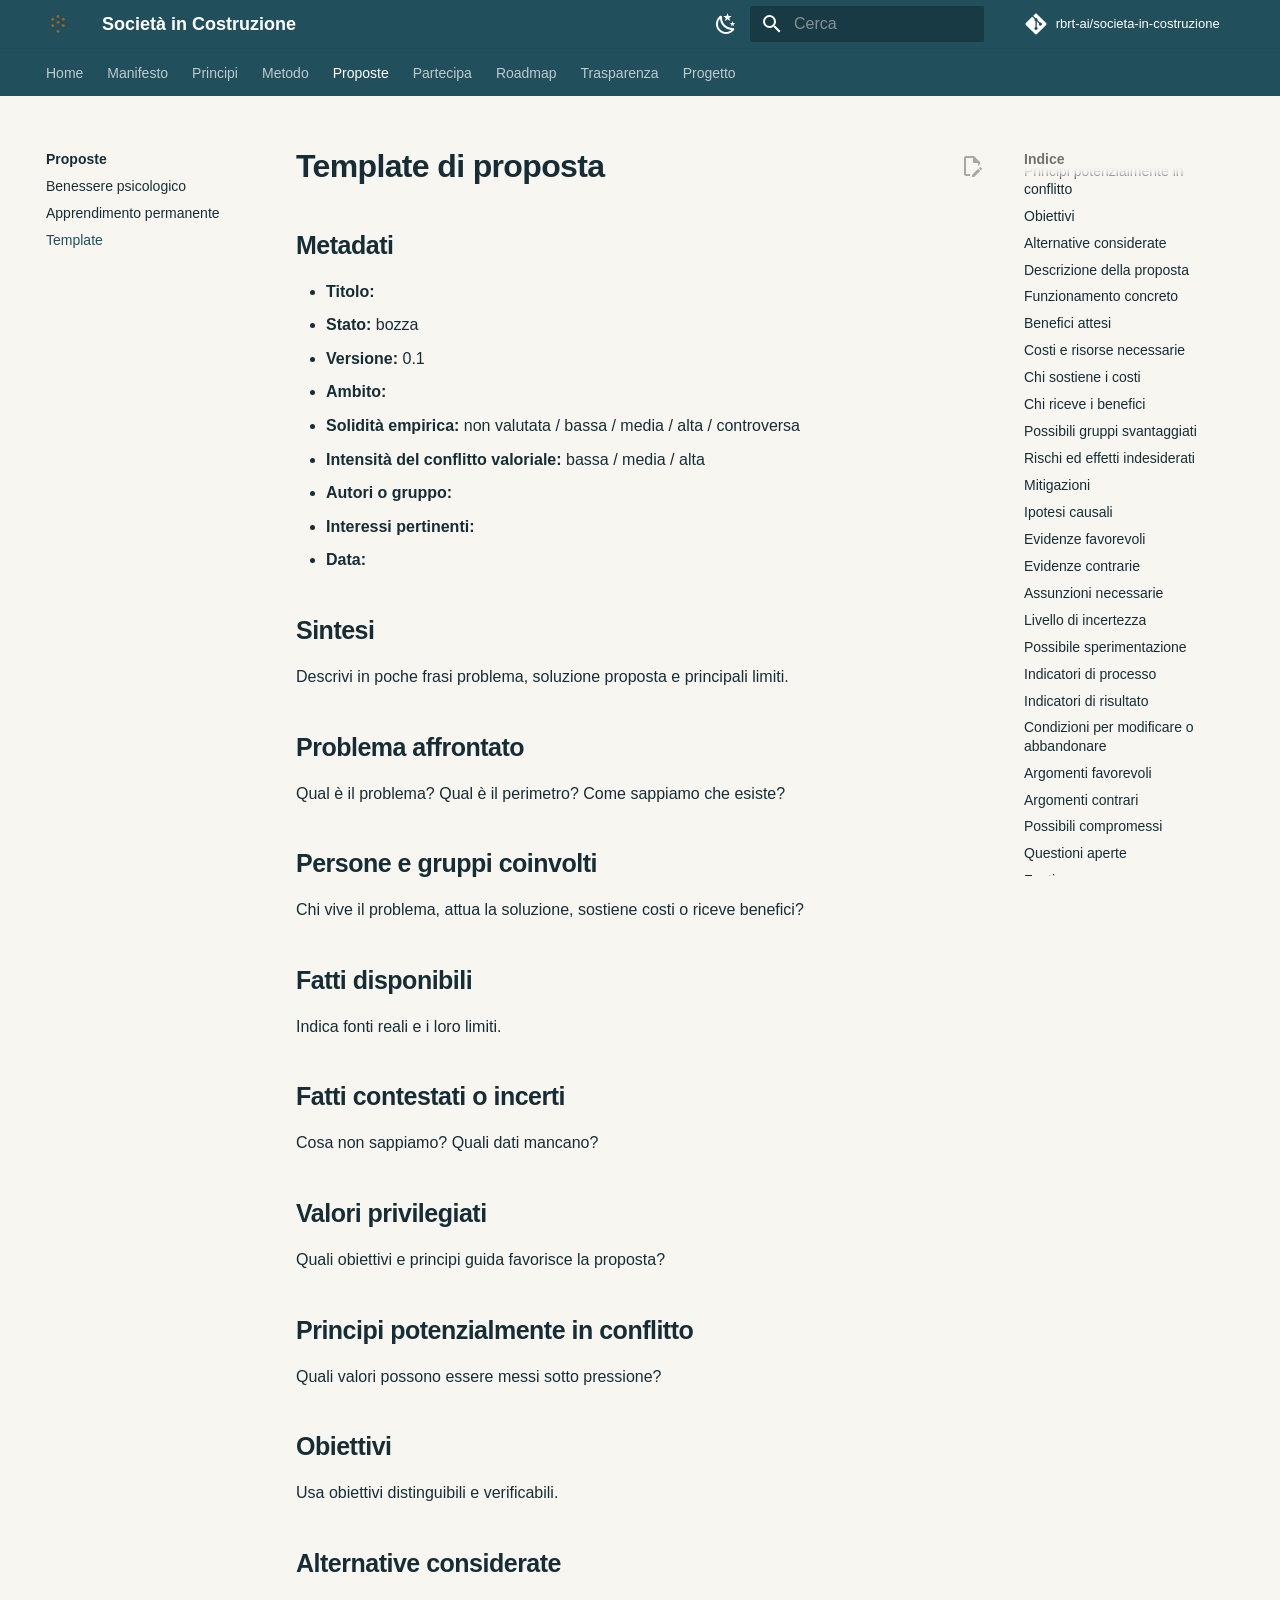
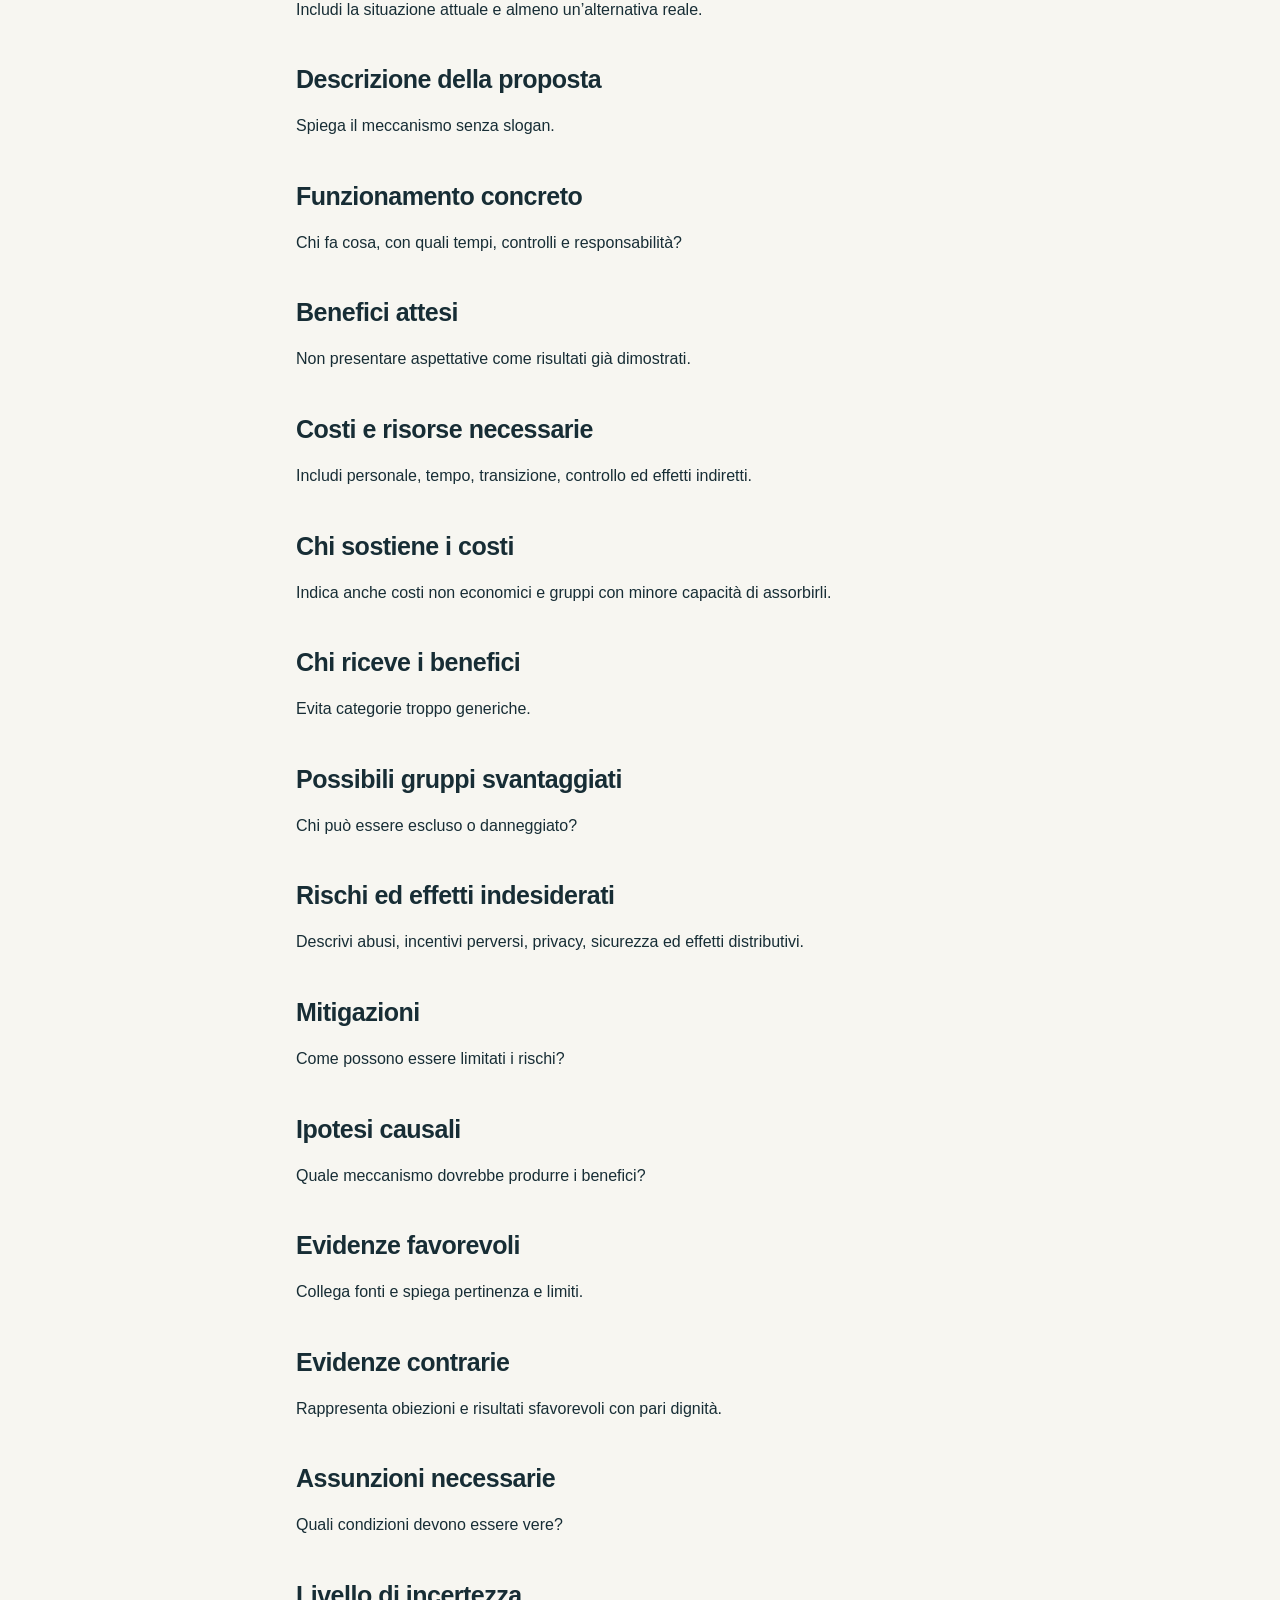
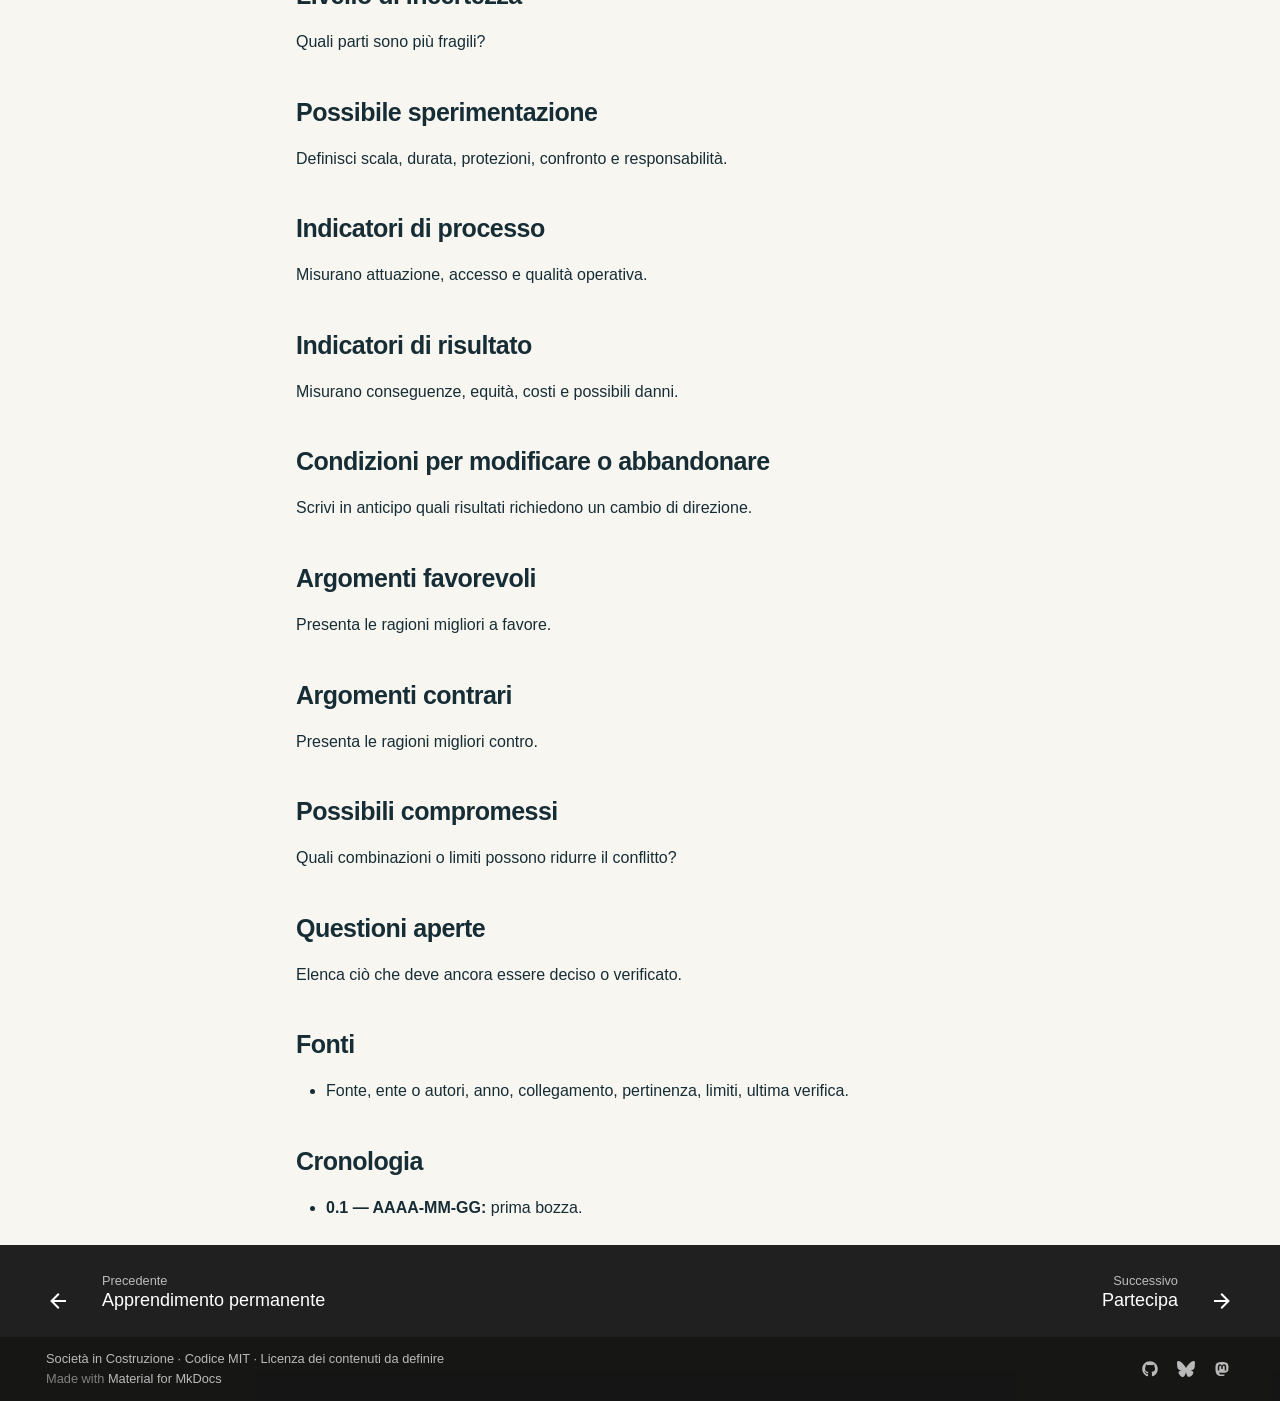
<file: proposte/template/index.html>
<!doctype html>
<html lang="it" class="no-js">
  <head>
    
      <meta charset="utf-8">
      <meta name="viewport" content="width=device-width,initial-scale=1">
      
        <meta name="description" content="Piattaforma collaborativa per progettare, valutare e migliorare proposte pubbliche.">
      
      
      
        <link rel="canonical" href="https://rbrt-ai.github.io/societa-in-costruzione/proposte/template/">
      
      
        <link rel="prev" href="../apprendimento-permanente/">
      
      
        <link rel="next" href="../../partecipa/">
      
      
        
      
      
      <link rel="icon" href="../../assets/favicon.svg">
      <meta name="generator" content="mkdocs-1.6.1, mkdocs-material-9.7.7">
    
    
      
        <title>Template - Società in Costruzione</title>
      
    
    
      <link rel="stylesheet" href="../../assets/stylesheets/main.ec1eaa64.min.css">
      
        
        <link rel="stylesheet" href="../../assets/stylesheets/palette.ab4e12ef.min.css">
      
      


    
    
      
    
    
      
    
    
      <link rel="stylesheet" href="../../stylesheets/extra.css">
    
    <script>__md_scope=new URL("../..",location),__md_hash=e=>[...e].reduce(((e,_)=>(e<<5)-e+_.charCodeAt(0)),0),__md_get=(e,_=localStorage,t=__md_scope)=>JSON.parse(_.getItem(t.pathname+"."+e)),__md_set=(e,_,t=localStorage,a=__md_scope)=>{try{t.setItem(a.pathname+"."+e,JSON.stringify(_))}catch(e){}}</script>
    
      

    
    
  </head>
  
  
    
    
      
    
    
    
    
    <body dir="ltr" data-md-color-scheme="default" data-md-color-primary="teal" data-md-color-accent="amber">
  
    
    <input class="md-toggle" data-md-toggle="drawer" type="checkbox" id="__drawer" autocomplete="off">
    <input class="md-toggle" data-md-toggle="search" type="checkbox" id="__search" autocomplete="off">
    <label class="md-overlay" for="__drawer"></label>
    <div data-md-component="skip">
      
        
        <a href="#template-di-proposta" class="md-skip">
          Vai al contenuto
        </a>
      
    </div>
    <div data-md-component="announce">
      
    </div>
    
    
      

<header class="md-header" data-md-component="header">
  <nav class="md-header__inner md-grid" aria-label="Intestazione">
    <a href="../.." title="Società in Costruzione" class="md-header__button md-logo" aria-label="Società in Costruzione" data-md-component="logo">
      
  <img src="../../assets/logo.svg" alt="logo">

    </a>
    <label class="md-header__button md-icon" for="__drawer">
      
      <svg xmlns="http://www.w3.org/2000/svg" viewBox="0 0 24 24"><path d="M3 6h18v2H3zm0 5h18v2H3zm0 5h18v2H3z"/></svg>
    </label>
    <div class="md-header__title" data-md-component="header-title">
      <div class="md-header__ellipsis">
        <div class="md-header__topic">
          <span class="md-ellipsis">
            Società in Costruzione
          </span>
        </div>
        <div class="md-header__topic" data-md-component="header-topic">
          <span class="md-ellipsis">
            
              Template
            
          </span>
        </div>
      </div>
    </div>
    
      
        <form class="md-header__option" data-md-component="palette">
  
    
    
    
    <input class="md-option" data-md-color-media="(prefers-color-scheme: light)" data-md-color-scheme="default" data-md-color-primary="teal" data-md-color-accent="amber"  aria-label="Usa il tema scuro"  type="radio" name="__palette" id="__palette_0">
    
      <label class="md-header__button md-icon" title="Usa il tema scuro" for="__palette_1" hidden>
        <svg xmlns="http://www.w3.org/2000/svg" viewBox="0 0 24 24"><path d="m17.75 4.09-2.53 1.94.91 3.06-2.63-1.81-2.63 1.81.91-3.06-2.53-1.94L12.44 4l1.06-3 1.06 3zm3.5 6.91-1.64 1.25.59 1.98-1.7-1.17-1.7 1.17.59-1.98L15.75 11l2.06-.05L18.5 9l.69 1.95zm-2.28 4.95c.83-.08 1.72 1.1 1.19 1.85-.32.45-.66.87-1.08 1.27C15.17 23 8.84 23 4.94 19.07c-3.91-3.9-3.91-10.24 0-14.14.4-.4.82-.76 1.27-1.08.75-.53 1.93.36 1.85 1.19-.27 2.86.69 5.83 2.89 8.02a9.96 9.96 0 0 0 8.02 2.89m-1.64 2.02a12.08 12.08 0 0 1-7.8-3.47c-2.17-2.19-3.33-5-3.49-7.82-2.81 3.14-2.7 7.96.31 10.98 3.02 3.01 7.84 3.12 10.98.31"/></svg>
      </label>
    
  
    
    
    
    <input class="md-option" data-md-color-media="(prefers-color-scheme: dark)" data-md-color-scheme="slate" data-md-color-primary="teal" data-md-color-accent="amber"  aria-label="Usa il tema chiaro"  type="radio" name="__palette" id="__palette_1">
    
      <label class="md-header__button md-icon" title="Usa il tema chiaro" for="__palette_0" hidden>
        <svg xmlns="http://www.w3.org/2000/svg" viewBox="0 0 24 24"><path d="M12 7a5 5 0 0 1 5 5 5 5 0 0 1-5 5 5 5 0 0 1-5-5 5 5 0 0 1 5-5m0 2a3 3 0 0 0-3 3 3 3 0 0 0 3 3 3 3 0 0 0 3-3 3 3 0 0 0-3-3m0-7 2.39 3.42C13.65 5.15 12.84 5 12 5s-1.65.15-2.39.42zM3.34 7l4.16-.35A7.2 7.2 0 0 0 5.94 8.5c-.44.74-.69 1.5-.83 2.29zm.02 10 1.76-3.77a7.131 7.131 0 0 0 2.38 4.14zM20.65 7l-1.77 3.79a7.02 7.02 0 0 0-2.38-4.15zm-.01 10-4.14.36c.59-.51 1.12-1.14 1.54-1.86.42-.73.69-1.5.83-2.29zM12 22l-2.41-3.44c.74.27 1.55.44 2.41.44.82 0 1.63-.17 2.37-.44z"/></svg>
      </label>
    
  
</form>
      
    
    
      <script>var palette=__md_get("__palette");if(palette&&palette.color){if("(prefers-color-scheme)"===palette.color.media){var media=matchMedia("(prefers-color-scheme: light)"),input=document.querySelector(media.matches?"[data-md-color-media='(prefers-color-scheme: light)']":"[data-md-color-media='(prefers-color-scheme: dark)']");palette.color.media=input.getAttribute("data-md-color-media"),palette.color.scheme=input.getAttribute("data-md-color-scheme"),palette.color.primary=input.getAttribute("data-md-color-primary"),palette.color.accent=input.getAttribute("data-md-color-accent")}for(var[key,value]of Object.entries(palette.color))document.body.setAttribute("data-md-color-"+key,value)}</script>
    
    
    
      
      
        <label class="md-header__button md-icon" for="__search">
          
          <svg xmlns="http://www.w3.org/2000/svg" viewBox="0 0 24 24"><path d="M9.5 3A6.5 6.5 0 0 1 16 9.5c0 1.61-.59 3.09-1.56 4.23l.27.27h.79l5 5-1.5 1.5-5-5v-.79l-.27-.27A6.52 6.52 0 0 1 9.5 16 6.5 6.5 0 0 1 3 9.5 6.5 6.5 0 0 1 9.5 3m0 2C7 5 5 7 5 9.5S7 14 9.5 14 14 12 14 9.5 12 5 9.5 5"/></svg>
        </label>
        <div class="md-search" data-md-component="search" role="dialog">
  <label class="md-search__overlay" for="__search"></label>
  <div class="md-search__inner" role="search">
    <form class="md-search__form" name="search">
      <input type="text" class="md-search__input" name="query" aria-label="Cerca" placeholder="Cerca" autocapitalize="off" autocorrect="off" autocomplete="off" spellcheck="false" data-md-component="search-query" required>
      <label class="md-search__icon md-icon" for="__search">
        
        <svg xmlns="http://www.w3.org/2000/svg" viewBox="0 0 24 24"><path d="M9.5 3A6.5 6.5 0 0 1 16 9.5c0 1.61-.59 3.09-1.56 4.23l.27.27h.79l5 5-1.5 1.5-5-5v-.79l-.27-.27A6.52 6.52 0 0 1 9.5 16 6.5 6.5 0 0 1 3 9.5 6.5 6.5 0 0 1 9.5 3m0 2C7 5 5 7 5 9.5S7 14 9.5 14 14 12 14 9.5 12 5 9.5 5"/></svg>
        
        <svg xmlns="http://www.w3.org/2000/svg" viewBox="0 0 24 24"><path d="M20 11v2H8l5.5 5.5-1.42 1.42L4.16 12l7.92-7.92L13.5 5.5 8 11z"/></svg>
      </label>
      <nav class="md-search__options" aria-label="Cerca">
        
          <a href="javascript:void(0)" class="md-search__icon md-icon" title="Condividi" aria-label="Condividi" data-clipboard data-clipboard-text="" data-md-component="search-share" tabindex="-1">
            
            <svg xmlns="http://www.w3.org/2000/svg" viewBox="0 0 24 24"><path d="M18 16.08c-.76 0-1.44.3-1.96.77L8.91 12.7c.05-.23.09-.46.09-.7s-.04-.47-.09-.7l7.05-4.11c.54.5 1.25.81 2.04.81a3 3 0 0 0 3-3 3 3 0 0 0-3-3 3 3 0 0 0-3 3c0 .24.04.47.09.7L8.04 9.81C7.5 9.31 6.79 9 6 9a3 3 0 0 0-3 3 3 3 0 0 0 3 3c.79 0 1.5-.31 2.04-.81l7.12 4.15c-.05.21-.08.43-.08.66 0 1.61 1.31 2.91 2.92 2.91s2.92-1.3 2.92-2.91A2.92 2.92 0 0 0 18 16.08"/></svg>
          </a>
        
        <button type="reset" class="md-search__icon md-icon" title="Cancella" aria-label="Cancella" tabindex="-1">
          
          <svg xmlns="http://www.w3.org/2000/svg" viewBox="0 0 24 24"><path d="M19 6.41 17.59 5 12 10.59 6.41 5 5 6.41 10.59 12 5 17.59 6.41 19 12 13.41 17.59 19 19 17.59 13.41 12z"/></svg>
        </button>
      </nav>
      
    </form>
    <div class="md-search__output">
      <div class="md-search__scrollwrap" tabindex="0" data-md-scrollfix>
        <div class="md-search-result" data-md-component="search-result">
          <div class="md-search-result__meta">
            Inizializza la ricerca
          </div>
          <ol class="md-search-result__list" role="presentation"></ol>
        </div>
      </div>
    </div>
  </div>
</div>
      
    
    
      <div class="md-header__source">
        <a href="https://github.com/rbrt-ai/societa-in-costruzione" title="Apri repository" class="md-source" data-md-component="source">
  <div class="md-source__icon md-icon">
    
    <svg xmlns="http://www.w3.org/2000/svg" viewBox="0 0 448 512"><!--! Font Awesome Free 7.1.0 by @fontawesome - https://fontawesome.com License - https://fontawesome.com/license/free (Icons: CC BY 4.0, Fonts: SIL OFL 1.1, Code: MIT License) Copyright 2025 Fonticons, Inc.--><path d="M439.6 236.1 244 40.5c-5.4-5.5-12.8-8.5-20.4-8.5s-15 3-20.4 8.4L162.5 81l51.5 51.5c27.1-9.1 52.7 16.8 43.4 43.7l49.7 49.7c34.2-11.8 61.2 31 35.5 56.7-26.5 26.5-70.2-2.9-56-37.3L240.3 199v121.9c25.3 12.5 22.3 41.8 9.1 55-6.4 6.4-15.2 10.1-24.3 10.1s-17.8-3.6-24.3-10.1c-17.6-17.6-11.1-46.9 11.2-56v-123c-20.8-8.5-24.6-30.7-18.6-45L142.6 101 8.5 235.1C3 240.6 0 247.9 0 255.5s3 15 8.5 20.4l195.6 195.7c5.4 5.4 12.7 8.4 20.4 8.4s15-3 20.4-8.4l194.7-194.7c5.4-5.4 8.4-12.8 8.4-20.4s-3-15-8.4-20.4"/></svg>
  </div>
  <div class="md-source__repository">
    rbrt-ai/societa-in-costruzione
  </div>
</a>
      </div>
    
  </nav>
  
</header>
    
    <div class="md-container" data-md-component="container">
      
      
        
          
            
<nav class="md-tabs" aria-label="Tabs" data-md-component="tabs">
  <div class="md-grid">
    <ul class="md-tabs__list">
      
        
  
  
  
  
    <li class="md-tabs__item">
      <a href="../.." class="md-tabs__link">
        
  
  
    
  
  Home

      </a>
    </li>
  

      
        
  
  
  
  
    <li class="md-tabs__item">
      <a href="../../manifesto/" class="md-tabs__link">
        
  
  
    
  
  Manifesto

      </a>
    </li>
  

      
        
  
  
  
  
    <li class="md-tabs__item">
      <a href="../../principi/" class="md-tabs__link">
        
  
  
    
  
  Principi

      </a>
    </li>
  

      
        
  
  
  
  
    <li class="md-tabs__item">
      <a href="../../metodo/" class="md-tabs__link">
        
  
  
    
  
  Metodo

      </a>
    </li>
  

      
        
  
  
  
    
  
  
    
    
      <li class="md-tabs__item md-tabs__item--active">
        <a href="../" class="md-tabs__link">
          
  
  
    
  
  Proposte

        </a>
      </li>
    
  

      
        
  
  
  
  
    <li class="md-tabs__item">
      <a href="../../partecipa/" class="md-tabs__link">
        
  
  
    
  
  Partecipa

      </a>
    </li>
  

      
        
  
  
  
  
    <li class="md-tabs__item">
      <a href="../../roadmap/" class="md-tabs__link">
        
  
  
    
  
  Roadmap

      </a>
    </li>
  

      
        
  
  
  
  
    <li class="md-tabs__item">
      <a href="../../trasparenza/" class="md-tabs__link">
        
  
  
    
  
  Trasparenza

      </a>
    </li>
  

      
        
  
  
  
  
    
    
      <li class="md-tabs__item">
        <a href="../../naming/" class="md-tabs__link">
          
  
  
    
  
  Progetto

        </a>
      </li>
    
  

      
    </ul>
  </div>
</nav>
          
        
      
      <main class="md-main" data-md-component="main">
        <div class="md-main__inner md-grid">
          
            
              
              <div class="md-sidebar md-sidebar--primary" data-md-component="sidebar" data-md-type="navigation" >
                <div class="md-sidebar__scrollwrap">
                  <div class="md-sidebar__inner">
                    


  


<nav class="md-nav md-nav--primary md-nav--lifted" aria-label="Navigazione" data-md-level="0">
  <label class="md-nav__title" for="__drawer">
    <a href="../.." title="Società in Costruzione" class="md-nav__button md-logo" aria-label="Società in Costruzione" data-md-component="logo">
      
  <img src="../../assets/logo.svg" alt="logo">

    </a>
    Società in Costruzione
  </label>
  
    <div class="md-nav__source">
      <a href="https://github.com/rbrt-ai/societa-in-costruzione" title="Apri repository" class="md-source" data-md-component="source">
  <div class="md-source__icon md-icon">
    
    <svg xmlns="http://www.w3.org/2000/svg" viewBox="0 0 448 512"><!--! Font Awesome Free 7.1.0 by @fontawesome - https://fontawesome.com License - https://fontawesome.com/license/free (Icons: CC BY 4.0, Fonts: SIL OFL 1.1, Code: MIT License) Copyright 2025 Fonticons, Inc.--><path d="M439.6 236.1 244 40.5c-5.4-5.5-12.8-8.5-20.4-8.5s-15 3-20.4 8.4L162.5 81l51.5 51.5c27.1-9.1 52.7 16.8 43.4 43.7l49.7 49.7c34.2-11.8 61.2 31 35.5 56.7-26.5 26.5-70.2-2.9-56-37.3L240.3 199v121.9c25.3 12.5 22.3 41.8 9.1 55-6.4 6.4-15.2 10.1-24.3 10.1s-17.8-3.6-24.3-10.1c-17.6-17.6-11.1-46.9 11.2-56v-123c-20.8-8.5-24.6-30.7-18.6-45L142.6 101 8.5 235.1C3 240.6 0 247.9 0 255.5s3 15 8.5 20.4l195.6 195.7c5.4 5.4 12.7 8.4 20.4 8.4s15-3 20.4-8.4l194.7-194.7c5.4-5.4 8.4-12.8 8.4-20.4s-3-15-8.4-20.4"/></svg>
  </div>
  <div class="md-source__repository">
    rbrt-ai/societa-in-costruzione
  </div>
</a>
    </div>
  
  <ul class="md-nav__list" data-md-scrollfix>
    
      
      
  
  
  
  
    <li class="md-nav__item">
      <a href="../.." class="md-nav__link">
        
  
  
  <span class="md-ellipsis">
    
  
    Home
  

    
  </span>
  
  

      </a>
    </li>
  

    
      
      
  
  
  
  
    <li class="md-nav__item">
      <a href="../../manifesto/" class="md-nav__link">
        
  
  
  <span class="md-ellipsis">
    
  
    Manifesto
  

    
  </span>
  
  

      </a>
    </li>
  

    
      
      
  
  
  
  
    <li class="md-nav__item">
      <a href="../../principi/" class="md-nav__link">
        
  
  
  <span class="md-ellipsis">
    
  
    Principi
  

    
  </span>
  
  

      </a>
    </li>
  

    
      
      
  
  
  
  
    <li class="md-nav__item">
      <a href="../../metodo/" class="md-nav__link">
        
  
  
  <span class="md-ellipsis">
    
  
    Metodo
  

    
  </span>
  
  

      </a>
    </li>
  

    
      
      
  
  
    
  
  
  
    
    
      
        
          
        
      
        
      
        
      
        
      
    
    
    
      
        
        
      
      
        
      
    
    
    <li class="md-nav__item md-nav__item--active md-nav__item--section md-nav__item--nested">
      
        
        
        <input class="md-nav__toggle md-toggle " type="checkbox" id="__nav_5" checked>
        
          
          <div class="md-nav__link md-nav__container">
            <a href="../" class="md-nav__link ">
              
  
  
  <span class="md-ellipsis">
    
  
    Proposte
  

    
  </span>
  
  

            </a>
            
              
              <label class="md-nav__link " for="__nav_5" id="__nav_5_label" tabindex="">
                <span class="md-nav__icon md-icon"></span>
              </label>
            
          </div>
        
        <nav class="md-nav" data-md-level="1" aria-labelledby="__nav_5_label" aria-expanded="true">
          <label class="md-nav__title" for="__nav_5">
            <span class="md-nav__icon md-icon"></span>
            
  
    Proposte
  

          </label>
          <ul class="md-nav__list" data-md-scrollfix>
            
              
            
              
                
  
  
  
  
    <li class="md-nav__item">
      <a href="../salute-mentale-territoriale/" class="md-nav__link">
        
  
  
  <span class="md-ellipsis">
    
  
    Benessere psicologico
  

    
  </span>
  
  

      </a>
    </li>
  

              
            
              
                
  
  
  
  
    <li class="md-nav__item">
      <a href="../apprendimento-permanente/" class="md-nav__link">
        
  
  
  <span class="md-ellipsis">
    
  
    Apprendimento permanente
  

    
  </span>
  
  

      </a>
    </li>
  

              
            
              
                
  
  
    
  
  
  
    <li class="md-nav__item md-nav__item--active">
      
      <input class="md-nav__toggle md-toggle" type="checkbox" id="__toc">
      
      
        
      
      
        <label class="md-nav__link md-nav__link--active" for="__toc">
          
  
  
  <span class="md-ellipsis">
    
  
    Template
  

    
  </span>
  
  

          <span class="md-nav__icon md-icon"></span>
        </label>
      
      <a href="./" class="md-nav__link md-nav__link--active">
        
  
  
  <span class="md-ellipsis">
    
  
    Template
  

    
  </span>
  
  

      </a>
      
        

<nav class="md-nav md-nav--secondary" aria-label="Indice">
  
  
  
    
  
  
    <label class="md-nav__title" for="__toc">
      <span class="md-nav__icon md-icon"></span>
      Indice
    </label>
    <ul class="md-nav__list" data-md-component="toc" data-md-scrollfix>
      
        <li class="md-nav__item">
  <a href="#metadati" class="md-nav__link">
    <span class="md-ellipsis">
      
        Metadati
      
    </span>
  </a>
  
</li>
      
        <li class="md-nav__item">
  <a href="#sintesi" class="md-nav__link">
    <span class="md-ellipsis">
      
        Sintesi
      
    </span>
  </a>
  
</li>
      
        <li class="md-nav__item">
  <a href="#problema-affrontato" class="md-nav__link">
    <span class="md-ellipsis">
      
        Problema affrontato
      
    </span>
  </a>
  
</li>
      
        <li class="md-nav__item">
  <a href="#persone-e-gruppi-coinvolti" class="md-nav__link">
    <span class="md-ellipsis">
      
        Persone e gruppi coinvolti
      
    </span>
  </a>
  
</li>
      
        <li class="md-nav__item">
  <a href="#fatti-disponibili" class="md-nav__link">
    <span class="md-ellipsis">
      
        Fatti disponibili
      
    </span>
  </a>
  
</li>
      
        <li class="md-nav__item">
  <a href="#fatti-contestati-o-incerti" class="md-nav__link">
    <span class="md-ellipsis">
      
        Fatti contestati o incerti
      
    </span>
  </a>
  
</li>
      
        <li class="md-nav__item">
  <a href="#valori-privilegiati" class="md-nav__link">
    <span class="md-ellipsis">
      
        Valori privilegiati
      
    </span>
  </a>
  
</li>
      
        <li class="md-nav__item">
  <a href="#principi-potenzialmente-in-conflitto" class="md-nav__link">
    <span class="md-ellipsis">
      
        Principi potenzialmente in conflitto
      
    </span>
  </a>
  
</li>
      
        <li class="md-nav__item">
  <a href="#obiettivi" class="md-nav__link">
    <span class="md-ellipsis">
      
        Obiettivi
      
    </span>
  </a>
  
</li>
      
        <li class="md-nav__item">
  <a href="#alternative-considerate" class="md-nav__link">
    <span class="md-ellipsis">
      
        Alternative considerate
      
    </span>
  </a>
  
</li>
      
        <li class="md-nav__item">
  <a href="#descrizione-della-proposta" class="md-nav__link">
    <span class="md-ellipsis">
      
        Descrizione della proposta
      
    </span>
  </a>
  
</li>
      
        <li class="md-nav__item">
  <a href="#funzionamento-concreto" class="md-nav__link">
    <span class="md-ellipsis">
      
        Funzionamento concreto
      
    </span>
  </a>
  
</li>
      
        <li class="md-nav__item">
  <a href="#benefici-attesi" class="md-nav__link">
    <span class="md-ellipsis">
      
        Benefici attesi
      
    </span>
  </a>
  
</li>
      
        <li class="md-nav__item">
  <a href="#costi-e-risorse-necessarie" class="md-nav__link">
    <span class="md-ellipsis">
      
        Costi e risorse necessarie
      
    </span>
  </a>
  
</li>
      
        <li class="md-nav__item">
  <a href="#chi-sostiene-i-costi" class="md-nav__link">
    <span class="md-ellipsis">
      
        Chi sostiene i costi
      
    </span>
  </a>
  
</li>
      
        <li class="md-nav__item">
  <a href="#chi-riceve-i-benefici" class="md-nav__link">
    <span class="md-ellipsis">
      
        Chi riceve i benefici
      
    </span>
  </a>
  
</li>
      
        <li class="md-nav__item">
  <a href="#possibili-gruppi-svantaggiati" class="md-nav__link">
    <span class="md-ellipsis">
      
        Possibili gruppi svantaggiati
      
    </span>
  </a>
  
</li>
      
        <li class="md-nav__item">
  <a href="#rischi-ed-effetti-indesiderati" class="md-nav__link">
    <span class="md-ellipsis">
      
        Rischi ed effetti indesiderati
      
    </span>
  </a>
  
</li>
      
        <li class="md-nav__item">
  <a href="#mitigazioni" class="md-nav__link">
    <span class="md-ellipsis">
      
        Mitigazioni
      
    </span>
  </a>
  
</li>
      
        <li class="md-nav__item">
  <a href="#ipotesi-causali" class="md-nav__link">
    <span class="md-ellipsis">
      
        Ipotesi causali
      
    </span>
  </a>
  
</li>
      
        <li class="md-nav__item">
  <a href="#evidenze-favorevoli" class="md-nav__link">
    <span class="md-ellipsis">
      
        Evidenze favorevoli
      
    </span>
  </a>
  
</li>
      
        <li class="md-nav__item">
  <a href="#evidenze-contrarie" class="md-nav__link">
    <span class="md-ellipsis">
      
        Evidenze contrarie
      
    </span>
  </a>
  
</li>
      
        <li class="md-nav__item">
  <a href="#assunzioni-necessarie" class="md-nav__link">
    <span class="md-ellipsis">
      
        Assunzioni necessarie
      
    </span>
  </a>
  
</li>
      
        <li class="md-nav__item">
  <a href="#livello-di-incertezza" class="md-nav__link">
    <span class="md-ellipsis">
      
        Livello di incertezza
      
    </span>
  </a>
  
</li>
      
        <li class="md-nav__item">
  <a href="#possibile-sperimentazione" class="md-nav__link">
    <span class="md-ellipsis">
      
        Possibile sperimentazione
      
    </span>
  </a>
  
</li>
      
        <li class="md-nav__item">
  <a href="#indicatori-di-processo" class="md-nav__link">
    <span class="md-ellipsis">
      
        Indicatori di processo
      
    </span>
  </a>
  
</li>
      
        <li class="md-nav__item">
  <a href="#indicatori-di-risultato" class="md-nav__link">
    <span class="md-ellipsis">
      
        Indicatori di risultato
      
    </span>
  </a>
  
</li>
      
        <li class="md-nav__item">
  <a href="#condizioni-per-modificare-o-abbandonare" class="md-nav__link">
    <span class="md-ellipsis">
      
        Condizioni per modificare o abbandonare
      
    </span>
  </a>
  
</li>
      
        <li class="md-nav__item">
  <a href="#argomenti-favorevoli" class="md-nav__link">
    <span class="md-ellipsis">
      
        Argomenti favorevoli
      
    </span>
  </a>
  
</li>
      
        <li class="md-nav__item">
  <a href="#argomenti-contrari" class="md-nav__link">
    <span class="md-ellipsis">
      
        Argomenti contrari
      
    </span>
  </a>
  
</li>
      
        <li class="md-nav__item">
  <a href="#possibili-compromessi" class="md-nav__link">
    <span class="md-ellipsis">
      
        Possibili compromessi
      
    </span>
  </a>
  
</li>
      
        <li class="md-nav__item">
  <a href="#questioni-aperte" class="md-nav__link">
    <span class="md-ellipsis">
      
        Questioni aperte
      
    </span>
  </a>
  
</li>
      
        <li class="md-nav__item">
  <a href="#fonti" class="md-nav__link">
    <span class="md-ellipsis">
      
        Fonti
      
    </span>
  </a>
  
</li>
      
        <li class="md-nav__item">
  <a href="#cronologia" class="md-nav__link">
    <span class="md-ellipsis">
      
        Cronologia
      
    </span>
  </a>
  
</li>
      
    </ul>
  
</nav>
      
    </li>
  

              
            
          </ul>
        </nav>
      
    </li>
  

    
      
      
  
  
  
  
    <li class="md-nav__item">
      <a href="../../partecipa/" class="md-nav__link">
        
  
  
  <span class="md-ellipsis">
    
  
    Partecipa
  

    
  </span>
  
  

      </a>
    </li>
  

    
      
      
  
  
  
  
    <li class="md-nav__item">
      <a href="../../roadmap/" class="md-nav__link">
        
  
  
  <span class="md-ellipsis">
    
  
    Roadmap
  

    
  </span>
  
  

      </a>
    </li>
  

    
      
      
  
  
  
  
    <li class="md-nav__item">
      <a href="../../trasparenza/" class="md-nav__link">
        
  
  
  <span class="md-ellipsis">
    
  
    Trasparenza
  

    
  </span>
  
  

      </a>
    </li>
  

    
      
      
  
  
  
  
    
    
      
        
      
        
      
        
      
    
    
    
      
      
        
      
    
    
    <li class="md-nav__item md-nav__item--nested">
      
        
        
        <input class="md-nav__toggle md-toggle " type="checkbox" id="__nav_9" >
        
          
          <label class="md-nav__link" for="__nav_9" id="__nav_9_label" tabindex="0">
            
  
  
  <span class="md-ellipsis">
    
  
    Progetto
  

    
  </span>
  
  

            <span class="md-nav__icon md-icon"></span>
          </label>
        
        <nav class="md-nav" data-md-level="1" aria-labelledby="__nav_9_label" aria-expanded="false">
          <label class="md-nav__title" for="__nav_9">
            <span class="md-nav__icon md-icon"></span>
            
  
    Progetto
  

          </label>
          <ul class="md-nav__list" data-md-scrollfix>
            
              
                
  
  
  
  
    <li class="md-nav__item">
      <a href="../../naming/" class="md-nav__link">
        
  
  
  <span class="md-ellipsis">
    
  
    Identità
  

    
  </span>
  
  

      </a>
    </li>
  

              
            
              
                
  
  
  
  
    <li class="md-nav__item">
      <a href="../../comunicazione/identita-social/" class="md-nav__link">
        
  
  
  <span class="md-ellipsis">
    
  
    Identità social
  

    
  </span>
  
  

      </a>
    </li>
  

              
            
              
                
  
  
  
  
    <li class="md-nav__item">
      <a href="../../usability-test/" class="md-nav__link">
        
  
  
  <span class="md-ellipsis">
    
  
    Test di comprensibilità
  

    
  </span>
  
  

      </a>
    </li>
  

              
            
          </ul>
        </nav>
      
    </li>
  

    
  </ul>
</nav>
                  </div>
                </div>
              </div>
            
            
              
              <div class="md-sidebar md-sidebar--secondary" data-md-component="sidebar" data-md-type="toc" >
                <div class="md-sidebar__scrollwrap">
                  <div class="md-sidebar__inner">
                    

<nav class="md-nav md-nav--secondary" aria-label="Indice">
  
  
  
    
  
  
    <label class="md-nav__title" for="__toc">
      <span class="md-nav__icon md-icon"></span>
      Indice
    </label>
    <ul class="md-nav__list" data-md-component="toc" data-md-scrollfix>
      
        <li class="md-nav__item">
  <a href="#metadati" class="md-nav__link">
    <span class="md-ellipsis">
      
        Metadati
      
    </span>
  </a>
  
</li>
      
        <li class="md-nav__item">
  <a href="#sintesi" class="md-nav__link">
    <span class="md-ellipsis">
      
        Sintesi
      
    </span>
  </a>
  
</li>
      
        <li class="md-nav__item">
  <a href="#problema-affrontato" class="md-nav__link">
    <span class="md-ellipsis">
      
        Problema affrontato
      
    </span>
  </a>
  
</li>
      
        <li class="md-nav__item">
  <a href="#persone-e-gruppi-coinvolti" class="md-nav__link">
    <span class="md-ellipsis">
      
        Persone e gruppi coinvolti
      
    </span>
  </a>
  
</li>
      
        <li class="md-nav__item">
  <a href="#fatti-disponibili" class="md-nav__link">
    <span class="md-ellipsis">
      
        Fatti disponibili
      
    </span>
  </a>
  
</li>
      
        <li class="md-nav__item">
  <a href="#fatti-contestati-o-incerti" class="md-nav__link">
    <span class="md-ellipsis">
      
        Fatti contestati o incerti
      
    </span>
  </a>
  
</li>
      
        <li class="md-nav__item">
  <a href="#valori-privilegiati" class="md-nav__link">
    <span class="md-ellipsis">
      
        Valori privilegiati
      
    </span>
  </a>
  
</li>
      
        <li class="md-nav__item">
  <a href="#principi-potenzialmente-in-conflitto" class="md-nav__link">
    <span class="md-ellipsis">
      
        Principi potenzialmente in conflitto
      
    </span>
  </a>
  
</li>
      
        <li class="md-nav__item">
  <a href="#obiettivi" class="md-nav__link">
    <span class="md-ellipsis">
      
        Obiettivi
      
    </span>
  </a>
  
</li>
      
        <li class="md-nav__item">
  <a href="#alternative-considerate" class="md-nav__link">
    <span class="md-ellipsis">
      
        Alternative considerate
      
    </span>
  </a>
  
</li>
      
        <li class="md-nav__item">
  <a href="#descrizione-della-proposta" class="md-nav__link">
    <span class="md-ellipsis">
      
        Descrizione della proposta
      
    </span>
  </a>
  
</li>
      
        <li class="md-nav__item">
  <a href="#funzionamento-concreto" class="md-nav__link">
    <span class="md-ellipsis">
      
        Funzionamento concreto
      
    </span>
  </a>
  
</li>
      
        <li class="md-nav__item">
  <a href="#benefici-attesi" class="md-nav__link">
    <span class="md-ellipsis">
      
        Benefici attesi
      
    </span>
  </a>
  
</li>
      
        <li class="md-nav__item">
  <a href="#costi-e-risorse-necessarie" class="md-nav__link">
    <span class="md-ellipsis">
      
        Costi e risorse necessarie
      
    </span>
  </a>
  
</li>
      
        <li class="md-nav__item">
  <a href="#chi-sostiene-i-costi" class="md-nav__link">
    <span class="md-ellipsis">
      
        Chi sostiene i costi
      
    </span>
  </a>
  
</li>
      
        <li class="md-nav__item">
  <a href="#chi-riceve-i-benefici" class="md-nav__link">
    <span class="md-ellipsis">
      
        Chi riceve i benefici
      
    </span>
  </a>
  
</li>
      
        <li class="md-nav__item">
  <a href="#possibili-gruppi-svantaggiati" class="md-nav__link">
    <span class="md-ellipsis">
      
        Possibili gruppi svantaggiati
      
    </span>
  </a>
  
</li>
      
        <li class="md-nav__item">
  <a href="#rischi-ed-effetti-indesiderati" class="md-nav__link">
    <span class="md-ellipsis">
      
        Rischi ed effetti indesiderati
      
    </span>
  </a>
  
</li>
      
        <li class="md-nav__item">
  <a href="#mitigazioni" class="md-nav__link">
    <span class="md-ellipsis">
      
        Mitigazioni
      
    </span>
  </a>
  
</li>
      
        <li class="md-nav__item">
  <a href="#ipotesi-causali" class="md-nav__link">
    <span class="md-ellipsis">
      
        Ipotesi causali
      
    </span>
  </a>
  
</li>
      
        <li class="md-nav__item">
  <a href="#evidenze-favorevoli" class="md-nav__link">
    <span class="md-ellipsis">
      
        Evidenze favorevoli
      
    </span>
  </a>
  
</li>
      
        <li class="md-nav__item">
  <a href="#evidenze-contrarie" class="md-nav__link">
    <span class="md-ellipsis">
      
        Evidenze contrarie
      
    </span>
  </a>
  
</li>
      
        <li class="md-nav__item">
  <a href="#assunzioni-necessarie" class="md-nav__link">
    <span class="md-ellipsis">
      
        Assunzioni necessarie
      
    </span>
  </a>
  
</li>
      
        <li class="md-nav__item">
  <a href="#livello-di-incertezza" class="md-nav__link">
    <span class="md-ellipsis">
      
        Livello di incertezza
      
    </span>
  </a>
  
</li>
      
        <li class="md-nav__item">
  <a href="#possibile-sperimentazione" class="md-nav__link">
    <span class="md-ellipsis">
      
        Possibile sperimentazione
      
    </span>
  </a>
  
</li>
      
        <li class="md-nav__item">
  <a href="#indicatori-di-processo" class="md-nav__link">
    <span class="md-ellipsis">
      
        Indicatori di processo
      
    </span>
  </a>
  
</li>
      
        <li class="md-nav__item">
  <a href="#indicatori-di-risultato" class="md-nav__link">
    <span class="md-ellipsis">
      
        Indicatori di risultato
      
    </span>
  </a>
  
</li>
      
        <li class="md-nav__item">
  <a href="#condizioni-per-modificare-o-abbandonare" class="md-nav__link">
    <span class="md-ellipsis">
      
        Condizioni per modificare o abbandonare
      
    </span>
  </a>
  
</li>
      
        <li class="md-nav__item">
  <a href="#argomenti-favorevoli" class="md-nav__link">
    <span class="md-ellipsis">
      
        Argomenti favorevoli
      
    </span>
  </a>
  
</li>
      
        <li class="md-nav__item">
  <a href="#argomenti-contrari" class="md-nav__link">
    <span class="md-ellipsis">
      
        Argomenti contrari
      
    </span>
  </a>
  
</li>
      
        <li class="md-nav__item">
  <a href="#possibili-compromessi" class="md-nav__link">
    <span class="md-ellipsis">
      
        Possibili compromessi
      
    </span>
  </a>
  
</li>
      
        <li class="md-nav__item">
  <a href="#questioni-aperte" class="md-nav__link">
    <span class="md-ellipsis">
      
        Questioni aperte
      
    </span>
  </a>
  
</li>
      
        <li class="md-nav__item">
  <a href="#fonti" class="md-nav__link">
    <span class="md-ellipsis">
      
        Fonti
      
    </span>
  </a>
  
</li>
      
        <li class="md-nav__item">
  <a href="#cronologia" class="md-nav__link">
    <span class="md-ellipsis">
      
        Cronologia
      
    </span>
  </a>
  
</li>
      
    </ul>
  
</nav>
                  </div>
                </div>
              </div>
            
          
          
            <div class="md-content" data-md-component="content">
              
              <article class="md-content__inner md-typeset">
                
                  


  
    <a href="https://github.com/rbrt-ai/societa-in-costruzione/edit/main/docs/proposte/template.md" title="Modifica" class="md-content__button md-icon" rel="edit">
      
      <svg xmlns="http://www.w3.org/2000/svg" viewBox="0 0 24 24"><path d="M10 20H6V4h7v5h5v3.1l2-2V8l-6-6H6c-1.1 0-2 .9-2 2v16c0 1.1.9 2 2 2h4zm10.2-7c.1 0 .3.1.4.2l1.3 1.3c.2.2.2.6 0 .8l-1 1-2.1-2.1 1-1c.1-.1.2-.2.4-.2m0 3.9L14.1 23H12v-2.1l6.1-6.1z"/></svg>
    </a>
  
  


<h1 id="template-di-proposta">Template di proposta</h1>
<h2 id="metadati">Metadati</h2>
<ul>
<li><strong>Titolo:</strong></li>
<li><strong>Stato:</strong> bozza</li>
<li><strong>Versione:</strong> 0.1</li>
<li><strong>Ambito:</strong></li>
<li><strong>Solidità empirica:</strong> non valutata / bassa / media / alta / controversa</li>
<li><strong>Intensità del conflitto valoriale:</strong> bassa / media / alta</li>
<li><strong>Autori o gruppo:</strong></li>
<li><strong>Interessi pertinenti:</strong></li>
<li><strong>Data:</strong></li>
</ul>
<h2 id="sintesi">Sintesi</h2>
<p>Descrivi in poche frasi problema, soluzione proposta e principali limiti.</p>
<h2 id="problema-affrontato">Problema affrontato</h2>
<p>Qual è il problema? Qual è il perimetro? Come sappiamo che esiste?</p>
<h2 id="persone-e-gruppi-coinvolti">Persone e gruppi coinvolti</h2>
<p>Chi vive il problema, attua la soluzione, sostiene costi o riceve benefici?</p>
<h2 id="fatti-disponibili">Fatti disponibili</h2>
<p>Indica fonti reali e i loro limiti.</p>
<h2 id="fatti-contestati-o-incerti">Fatti contestati o incerti</h2>
<p>Cosa non sappiamo? Quali dati mancano?</p>
<h2 id="valori-privilegiati">Valori privilegiati</h2>
<p>Quali obiettivi e principi guida favorisce la proposta?</p>
<h2 id="principi-potenzialmente-in-conflitto">Principi potenzialmente in conflitto</h2>
<p>Quali valori possono essere messi sotto pressione?</p>
<h2 id="obiettivi">Obiettivi</h2>
<p>Usa obiettivi distinguibili e verificabili.</p>
<h2 id="alternative-considerate">Alternative considerate</h2>
<p>Includi la situazione attuale e almeno un’alternativa reale.</p>
<h2 id="descrizione-della-proposta">Descrizione della proposta</h2>
<p>Spiega il meccanismo senza slogan.</p>
<h2 id="funzionamento-concreto">Funzionamento concreto</h2>
<p>Chi fa cosa, con quali tempi, controlli e responsabilità?</p>
<h2 id="benefici-attesi">Benefici attesi</h2>
<p>Non presentare aspettative come risultati già dimostrati.</p>
<h2 id="costi-e-risorse-necessarie">Costi e risorse necessarie</h2>
<p>Includi personale, tempo, transizione, controllo ed effetti indiretti.</p>
<h2 id="chi-sostiene-i-costi">Chi sostiene i costi</h2>
<p>Indica anche costi non economici e gruppi con minore capacità di assorbirli.</p>
<h2 id="chi-riceve-i-benefici">Chi riceve i benefici</h2>
<p>Evita categorie troppo generiche.</p>
<h2 id="possibili-gruppi-svantaggiati">Possibili gruppi svantaggiati</h2>
<p>Chi può essere escluso o danneggiato?</p>
<h2 id="rischi-ed-effetti-indesiderati">Rischi ed effetti indesiderati</h2>
<p>Descrivi abusi, incentivi perversi, privacy, sicurezza ed effetti distributivi.</p>
<h2 id="mitigazioni">Mitigazioni</h2>
<p>Come possono essere limitati i rischi?</p>
<h2 id="ipotesi-causali">Ipotesi causali</h2>
<p>Quale meccanismo dovrebbe produrre i benefici?</p>
<h2 id="evidenze-favorevoli">Evidenze favorevoli</h2>
<p>Collega fonti e spiega pertinenza e limiti.</p>
<h2 id="evidenze-contrarie">Evidenze contrarie</h2>
<p>Rappresenta obiezioni e risultati sfavorevoli con pari dignità.</p>
<h2 id="assunzioni-necessarie">Assunzioni necessarie</h2>
<p>Quali condizioni devono essere vere?</p>
<h2 id="livello-di-incertezza">Livello di incertezza</h2>
<p>Quali parti sono più fragili?</p>
<h2 id="possibile-sperimentazione">Possibile sperimentazione</h2>
<p>Definisci scala, durata, protezioni, confronto e responsabilità.</p>
<h2 id="indicatori-di-processo">Indicatori di processo</h2>
<p>Misurano attuazione, accesso e qualità operativa.</p>
<h2 id="indicatori-di-risultato">Indicatori di risultato</h2>
<p>Misurano conseguenze, equità, costi e possibili danni.</p>
<h2 id="condizioni-per-modificare-o-abbandonare">Condizioni per modificare o abbandonare</h2>
<p>Scrivi in anticipo quali risultati richiedono un cambio di direzione.</p>
<h2 id="argomenti-favorevoli">Argomenti favorevoli</h2>
<p>Presenta le ragioni migliori a favore.</p>
<h2 id="argomenti-contrari">Argomenti contrari</h2>
<p>Presenta le ragioni migliori contro.</p>
<h2 id="possibili-compromessi">Possibili compromessi</h2>
<p>Quali combinazioni o limiti possono ridurre il conflitto?</p>
<h2 id="questioni-aperte">Questioni aperte</h2>
<p>Elenca ciò che deve ancora essere deciso o verificato.</p>
<h2 id="fonti">Fonti</h2>
<ul>
<li>Fonte, ente o autori, anno, collegamento, pertinenza, limiti, ultima verifica.</li>
</ul>
<h2 id="cronologia">Cronologia</h2>
<ul>
<li><strong>0.1 — AAAA-MM-GG:</strong> prima bozza.</li>
</ul>












                
              </article>
            </div>
          
          
<script>var target=document.getElementById(location.hash.slice(1));target&&target.name&&(target.checked=target.name.startsWith("__tabbed_"))</script>
        </div>
        
          <button type="button" class="md-top md-icon" data-md-component="top" hidden>
  
  <svg xmlns="http://www.w3.org/2000/svg" viewBox="0 0 24 24"><path d="M13 20h-2V8l-5.5 5.5-1.42-1.42L12 4.16l7.92 7.92-1.42 1.42L13 8z"/></svg>
  Torna su
</button>
        
      </main>
      
        <footer class="md-footer">
  
    
      
      <nav class="md-footer__inner md-grid" aria-label="Piede" >
        
          
          <a href="../apprendimento-permanente/" class="md-footer__link md-footer__link--prev" aria-label="Precedente: Apprendimento permanente">
            <div class="md-footer__button md-icon">
              
              <svg xmlns="http://www.w3.org/2000/svg" viewBox="0 0 24 24"><path d="M20 11v2H8l5.5 5.5-1.42 1.42L4.16 12l7.92-7.92L13.5 5.5 8 11z"/></svg>
            </div>
            <div class="md-footer__title">
              <span class="md-footer__direction">
                Precedente
              </span>
              <div class="md-ellipsis">
                Apprendimento permanente
              </div>
            </div>
          </a>
        
        
          
          <a href="../../partecipa/" class="md-footer__link md-footer__link--next" aria-label="Successivo: Partecipa">
            <div class="md-footer__title">
              <span class="md-footer__direction">
                Successivo
              </span>
              <div class="md-ellipsis">
                Partecipa
              </div>
            </div>
            <div class="md-footer__button md-icon">
              
              <svg xmlns="http://www.w3.org/2000/svg" viewBox="0 0 24 24"><path d="M4 11v2h12l-5.5 5.5 1.42 1.42L19.84 12l-7.92-7.92L10.5 5.5 16 11z"/></svg>
            </div>
          </a>
        
      </nav>
    
  
  <div class="md-footer-meta md-typeset">
    <div class="md-footer-meta__inner md-grid">
      <div class="md-copyright">
  
    <div class="md-copyright__highlight">
      Società in Costruzione · Codice MIT · Licenza dei contenuti da definire
    </div>
  
  
    Made with
    <a href="https://squidfunk.github.io/mkdocs-material/" target="_blank" rel="noopener">
      Material for MkDocs
    </a>
  
</div>
      
        
<div class="md-social">
  
    
    
    
    
    <a href="https://github.com/rbrt-ai/societa-in-costruzione" target="_blank" rel="noopener" title="Repository GitHub" class="md-social__link">
      <svg xmlns="http://www.w3.org/2000/svg" viewBox="0 0 512 512"><!--! Font Awesome Free 7.1.0 by @fontawesome - https://fontawesome.com License - https://fontawesome.com/license/free (Icons: CC BY 4.0, Fonts: SIL OFL 1.1, Code: MIT License) Copyright 2025 Fonticons, Inc.--><path d="M173.9 397.4c0 2-2.3 3.6-5.2 3.6-3.3.3-5.6-1.3-5.6-3.6 0-2 2.3-3.6 5.2-3.6 3-.3 5.6 1.3 5.6 3.6m-31.1-4.5c-.7 2 1.3 4.3 4.3 4.9 2.6 1 5.6 0 6.2-2s-1.3-4.3-4.3-5.2c-2.6-.7-5.5.3-6.2 2.3m44.2-1.7c-2.9.7-4.9 2.6-4.6 4.9.3 2 2.9 3.3 5.9 2.6 2.9-.7 4.9-2.6 4.6-4.6-.3-1.9-3-3.2-5.9-2.9M252.8 8C114.1 8 8 113.3 8 252c0 110.9 69.8 205.8 169.5 239.2 12.8 2.3 17.3-5.6 17.3-12.1 0-6.2-.3-40.4-.3-61.4 0 0-70 15-84.7-29.8 0 0-11.4-29.1-27.8-36.6 0 0-22.9-15.7 1.6-15.4 0 0 24.9 2 38.6 25.8 21.9 38.6 58.6 27.5 72.9 20.9 2.3-16 8.8-27.1 16-33.7-55.9-6.2-112.3-14.3-112.3-110.5 0-27.5 7.6-41.3 23.6-58.9-2.6-6.5-11.1-33.3 2.6-67.9 20.9-6.5 69 27 69 27 20-5.6 41.5-8.5 62.8-8.5s42.8 2.9 62.8 8.5c0 0 48.1-33.6 69-27 13.7 34.7 5.2 61.4 2.6 67.9 16 17.7 25.8 31.5 25.8 58.9 0 96.5-58.9 104.2-114.8 110.5 9.2 7.9 17 22.9 17 46.4 0 33.7-.3 75.4-.3 83.6 0 6.5 4.6 14.4 17.3 12.1C436.2 457.8 504 362.9 504 252 504 113.3 391.5 8 252.8 8M105.2 352.9c-1.3 1-1 3.3.7 5.2 1.6 1.6 3.9 2.3 5.2 1 1.3-1 1-3.3-.7-5.2-1.6-1.6-3.9-2.3-5.2-1m-10.8-8.1c-.7 1.3.3 2.9 2.3 3.9 1.6 1 3.6.7 4.3-.7.7-1.3-.3-2.9-2.3-3.9-2-.6-3.6-.3-4.3.7m32.4 35.6c-1.6 1.3-1 4.3 1.3 6.2 2.3 2.3 5.2 2.6 6.5 1 1.3-1.3.7-4.3-1.3-6.2-2.2-2.3-5.2-2.6-6.5-1m-11.4-14.7c-1.6 1-1.6 3.6 0 5.9s4.3 3.3 5.6 2.3c1.6-1.3 1.6-3.9 0-6.2-1.4-2.3-4-3.3-5.6-2"/></svg>
    </a>
  
    
    
    
    
    <a href="https://bsky.app/profile/societacostruzione.bsky.social" target="_blank" rel="noopener" title="Società in Costruzione su Bluesky" class="md-social__link">
      <svg xmlns="http://www.w3.org/2000/svg" viewBox="0 0 576 512"><!--! Font Awesome Free 7.1.0 by @fontawesome - https://fontawesome.com License - https://fontawesome.com/license/free (Icons: CC BY 4.0, Fonts: SIL OFL 1.1, Code: MIT License) Copyright 2025 Fonticons, Inc.--><path d="M407.8 294.7c-3.3-.4-6.7-.8-10-1.3 3.4.4 6.7.9 10 1.3M288 227.1c-26.1-50.7-97.1-145.2-163.1-191.8C61.6-9.4 37.5-1.7 21.6 5.5 3.3 13.8 0 41.9 0 58.4S9.1 194 15 213.9c19.5 65.7 89.1 87.9 153.2 80.7 3.3-.5 6.6-.9 10-1.4-3.3.5-6.6 1-10 1.4-93.9 14-177.3 48.2-67.9 169.9C220.6 589.1 265.1 437.8 288 361.1c22.9 76.7 49.2 222.5 185.6 103.4 102.4-103.4 28.1-156-65.8-169.9-3.3-.4-6.7-.8-10-1.3 3.4.4 6.7.9 10 1.3 64.1 7.1 133.6-15.1 153.2-80.7C566.9 194 576 75 576 58.4s-3.3-44.7-21.6-52.9c-15.8-7.1-40-14.9-103.2 29.8C385.1 81.9 314.1 176.4 288 227.1"/></svg>
    </a>
  
    
    
      
    
    
    
    <a href="https://mastodon.social/@societaideale" target="_blank" rel="noopener me" title="Società in Costruzione su Mastodon" class="md-social__link">
      <svg xmlns="http://www.w3.org/2000/svg" viewBox="0 0 448 512"><!--! Font Awesome Free 7.1.0 by @fontawesome - https://fontawesome.com License - https://fontawesome.com/license/free (Icons: CC BY 4.0, Fonts: SIL OFL 1.1, Code: MIT License) Copyright 2025 Fonticons, Inc.--><path d="M433 179.1c0-97.2-63.7-125.7-63.7-125.7-62.5-28.7-228.6-28.4-290.5 0 0 0-63.7 28.5-63.7 125.7 0 115.7-6.6 259.4 105.6 289.1 40.5 10.7 75.3 13 103.3 11.4 50.8-2.8 79.3-18.1 79.3-18.1l-1.7-36.9s-36.3 11.4-77.1 10.1c-40.4-1.4-83-4.4-89.6-54-.6-4.6-.9-9.3-.9-13.9 85.6 20.9 158.7 9.1 178.7 6.7 56.1-6.7 105-41.3 111.2-72.9 9.8-49.8 9-121.5 9-121.5zm-75.1 125.2h-46.6V190.1c0-49.7-64-51.6-64 6.9v62.5H201V197c0-58.5-64-56.6-64-6.9v114.2H90.3c0-122.1-5.2-147.9 18.4-175 25.9-28.9 79.8-30.8 103.8 6.1l11.6 19.5 11.6-19.5c24.1-37.1 78.1-34.8 103.8-6.1 23.7 27.3 18.4 53 18.4 175"/></svg>
    </a>
  
</div>
      
    </div>
  </div>
</footer>
      
    </div>
    <div class="md-dialog" data-md-component="dialog">
      <div class="md-dialog__inner md-typeset"></div>
    </div>
    
      <div class="md-progress" data-md-component="progress" role="progressbar"></div>
    
    
    
      
      
      <script id="__config" type="application/json">{"annotate": null, "base": "../..", "features": ["navigation.tabs", "navigation.sections", "navigation.indexes", "navigation.footer", "navigation.instant", "navigation.instant.progress", "navigation.top", "toc.follow", "search.highlight", "search.share", "content.action.edit", "content.code.copy"], "search": "../../assets/javascripts/workers/search.2c215733.min.js", "tags": null, "translations": {"clipboard.copied": "Copiato", "clipboard.copy": "Copia", "search.result.more.one": "1 altro in questa pagina", "search.result.more.other": "# altri in questa pagina", "search.result.none": "Nessun documento trovato", "search.result.one": "1 documento trovato", "search.result.other": "# documenti trovati", "search.result.placeholder": "Scrivi per iniziare a cercare", "search.result.term.missing": "Non presente", "select.version": "Seleziona la versione"}, "version": null}</script>
    
    
      <script src="../../assets/javascripts/bundle.d7400e89.min.js"></script>
      
    
  </body>
</html>
</file>
<file: stylesheets/extra.css>
:root {
  --md-primary-fg-color: #214f5c;
  --md-primary-fg-color--light: #4f7d72;
  --md-primary-fg-color--dark: #173d48;
  --md-accent-fg-color: #966329;
}

[data-md-color-scheme="default"] {
  --md-primary-fg-color: #214f5c;
  --md-primary-fg-color--light: #4f7d72;
  --md-primary-fg-color--dark: #173d48;
  --md-accent-fg-color: #966329;
  --md-accent-fg-color--transparent: rgba(150, 99, 41, 0.12);
  --md-default-bg-color: #f7f6f1;
  --md-default-fg-color: #172d35;
  --md-typeset-a-color: #214f5c;
}

[data-md-color-scheme="slate"] {
  --md-primary-fg-color: #214f5c;
  --md-primary-fg-color--light: #4f7d72;
  --md-primary-fg-color--dark: #173d48;
  --md-accent-fg-color: #966329;
  --md-accent-fg-color--transparent: rgba(150, 99, 41, 0.12);
  --md-default-bg-color: #16232a;
  --md-default-fg-color: #e7e2d8;
  --md-typeset-a-color: #a9dbd0;
}

.md-header {
  box-shadow: 0 1px 0 rgba(23, 61, 72, 0.18);
}

.md-typeset h1,
.md-typeset h2,
.md-typeset h3 {
  color: var(--md-default-fg-color);
  font-weight: 700;
  letter-spacing: -0.02em;
}

.md-typeset blockquote {
  border-left-color: #966329;
  color: #214f5c;
}

[data-md-color-scheme="slate"] .md-typeset blockquote {
  color: #a9dbd0;
}

.md-typeset blockquote.manifesto-thesis {
  border: 0;
  border-top: 3px solid var(--md-accent-fg-color);
  border-bottom: 3px solid var(--md-accent-fg-color);
  color: var(--md-default-fg-color);
  font-size: 1.4rem;
  font-weight: 600;
  line-height: 1.45;
  margin: 2.5rem 0;
  padding: 1.5rem 1rem;
  text-align: center;
}

.md-typeset blockquote.manifesto-thesis p {
  margin: 0;
}

.md-typeset .admonition.warning,
.md-typeset details.warning {
  border-color: var(--md-accent-fg-color);
}

.md-typeset .warning > .admonition-title,
.md-typeset .warning > summary {
  background-color: rgba(150, 99, 41, 0.12);
}

.md-typeset .warning > .admonition-title::before,
.md-typeset .warning > summary::before {
  background-color: var(--md-accent-fg-color);
}

.md-typeset .md-button {
  border-radius: 0.35rem;
}

[data-md-color-scheme="slate"] .md-typeset .md-button:not(.md-button--primary) {
  border-color: #a9dbd0;
  color: #a9dbd0;
}

[data-md-color-scheme="slate"] .md-typeset .md-button:not(.md-button--primary):hover,
[data-md-color-scheme="slate"] .md-typeset .md-button:not(.md-button--primary):focus {
  background-color: #a9dbd0;
  color: #16232a;
}

.md-typeset table:not([class]) th {
  background-color: #eaf2ef;
}

[data-md-color-scheme="slate"] .md-typeset table:not([class]) th {
  background-color: #21363d;
}

@media (prefers-reduced-motion: reduce) {
  *,
  *::before,
  *::after {
    scroll-behavior: auto !important;
    animation-duration: 0.01ms !important;
    transition-duration: 0.01ms !important;
  }
}
</file>
<file: assets/stylesheets/main.ec1eaa64.min.css>
@charset "UTF-8";html{-webkit-text-size-adjust:none;-moz-text-size-adjust:none;text-size-adjust:none;box-sizing:border-box}*,:after,:before{box-sizing:inherit}@media (prefers-reduced-motion){*,:after,:before{transition:none!important}}body{margin:0}a,button,input,label{-webkit-tap-highlight-color:transparent}a{color:inherit;text-decoration:none}hr{border:0;box-sizing:initial;display:block;height:.05rem;overflow:visible;padding:0}small{font-size:80%}sub,sup{line-height:1em}img{border-style:none}table{border-collapse:initial;border-spacing:0}td,th{font-weight:400;vertical-align:top}button{background:#0000;border:0;font-family:inherit;font-size:inherit;margin:0;padding:0}input{border:0;outline:none}:root{--md-primary-fg-color:#4051b5;--md-primary-fg-color--light:#5d6cc0;--md-primary-fg-color--dark:#303fa1;--md-primary-bg-color:#fff;--md-primary-bg-color--light:#ffffffb3;--md-accent-fg-color:#526cfe;--md-accent-fg-color--transparent:#526cfe1a;--md-accent-bg-color:#fff;--md-accent-bg-color--light:#ffffffb3}[data-md-color-scheme=default]{color-scheme:light}[data-md-color-scheme=default] img[src$="#gh-dark-mode-only"],[data-md-color-scheme=default] img[src$="#only-dark"]{display:none}:root,[data-md-color-scheme=default]{--md-hue:225deg;--md-default-fg-color:#000000de;--md-default-fg-color--light:#0000008a;--md-default-fg-color--lighter:#00000052;--md-default-fg-color--lightest:#00000012;--md-default-bg-color:#fff;--md-default-bg-color--light:#ffffffb3;--md-default-bg-color--lighter:#ffffff4d;--md-default-bg-color--lightest:#ffffff1f;--md-code-fg-color:#36464e;--md-code-bg-color:#f5f5f5;--md-code-bg-color--light:#f5f5f5b3;--md-code-bg-color--lighter:#f5f5f54d;--md-code-hl-color:#4287ff;--md-code-hl-color--light:#4287ff1a;--md-code-hl-number-color:#d52a2a;--md-code-hl-special-color:#db1457;--md-code-hl-function-color:#a846b9;--md-code-hl-constant-color:#6e59d9;--md-code-hl-keyword-color:#3f6ec6;--md-code-hl-string-color:#1c7d4d;--md-code-hl-name-color:var(--md-code-fg-color);--md-code-hl-operator-color:var(--md-default-fg-color--light);--md-code-hl-punctuation-color:var(--md-default-fg-color--light);--md-code-hl-comment-color:var(--md-default-fg-color--light);--md-code-hl-generic-color:var(--md-default-fg-color--light);--md-code-hl-variable-color:var(--md-default-fg-color--light);--md-typeset-color:var(--md-default-fg-color);--md-typeset-a-color:var(--md-primary-fg-color);--md-typeset-del-color:#f5503d26;--md-typeset-ins-color:#0bd57026;--md-typeset-kbd-color:#fafafa;--md-typeset-kbd-accent-color:#fff;--md-typeset-kbd-border-color:#b8b8b8;--md-typeset-mark-color:#ffff0080;--md-typeset-table-color:#0000001f;--md-typeset-table-color--light:rgba(0,0,0,.035);--md-admonition-fg-color:var(--md-default-fg-color);--md-admonition-bg-color:var(--md-default-bg-color);--md-warning-fg-color:#000000de;--md-warning-bg-color:#ff9;--md-footer-fg-color:#fff;--md-footer-fg-color--light:#ffffffb3;--md-footer-fg-color--lighter:#ffffff73;--md-footer-bg-color:#000000de;--md-footer-bg-color--dark:#00000052;--md-shadow-z1:0 0.2rem 0.5rem #0000000d,0 0 0.05rem #0000001a;--md-shadow-z2:0 0.2rem 0.5rem #0000001a,0 0 0.05rem #00000040;--md-shadow-z3:0 0.2rem 0.5rem #0003,0 0 0.05rem #00000059}.md-icon svg{fill:currentcolor;display:block;height:1.2rem;width:1.2rem}body{-webkit-font-smoothing:antialiased;-moz-osx-font-smoothing:grayscale;--md-text-font-family:var(--md-text-font,_),-apple-system,BlinkMacSystemFont,Helvetica,Arial,sans-serif;--md-code-font-family:var(--md-code-font,_),SFMono-Regular,Consolas,Menlo,monospace}aside,body,input{font-feature-settings:"kern","liga";color:var(--md-typeset-color);font-family:var(--md-text-font-family)}code,kbd,pre{font-feature-settings:"kern";font-family:var(--md-code-font-family)}:root{--md-typeset-table-sort-icon:url('data:image/svg+xml;charset=utf-8,<svg xmlns="http://www.w3.org/2000/svg" viewBox="0 0 24 24"><path d="m18 21-4-4h3V7h-3l4-4 4 4h-3v10h3M2 19v-2h10v2M2 13v-2h7v2M2 7V5h4v2z"/></svg>');--md-typeset-table-sort-icon--asc:url('data:image/svg+xml;charset=utf-8,<svg xmlns="http://www.w3.org/2000/svg" viewBox="0 0 24 24"><path d="M19 17h3l-4 4-4-4h3V3h2M2 17h10v2H2M6 5v2H2V5m0 6h7v2H2z"/></svg>');--md-typeset-table-sort-icon--desc:url('data:image/svg+xml;charset=utf-8,<svg xmlns="http://www.w3.org/2000/svg" viewBox="0 0 24 24"><path d="M19 7h3l-4-4-4 4h3v14h2M2 17h10v2H2M6 5v2H2V5m0 6h7v2H2z"/></svg>')}.md-typeset{-webkit-print-color-adjust:exact;color-adjust:exact;font-size:.8rem;line-height:1.6;overflow-wrap:break-word}@media print{.md-typeset{font-size:.68rem}}.md-typeset blockquote,.md-typeset dl,.md-typeset figure,.md-typeset ol,.md-typeset pre,.md-typeset ul{margin-bottom:1em;margin-top:1em}.md-typeset h1{color:var(--md-default-fg-color--light);font-size:2em;line-height:1.3;margin:0 0 1.25em}.md-typeset h1,.md-typeset h2{font-weight:300;letter-spacing:-.01em}.md-typeset h2{font-size:1.5625em;line-height:1.4;margin:1.6em 0 .64em}.md-typeset h3{font-size:1.25em;font-weight:400;letter-spacing:-.01em;line-height:1.5;margin:1.6em 0 .8em}.md-typeset h2+h3{margin-top:.8em}.md-typeset h4{font-weight:700;letter-spacing:-.01em;margin:1em 0}.md-typeset h5,.md-typeset h6{color:var(--md-default-fg-color--light);font-size:.8em;font-weight:700;letter-spacing:-.01em;margin:1.25em 0}.md-typeset h5{text-transform:uppercase}.md-typeset h5 code{text-transform:none}.md-typeset hr{border-bottom:.05rem solid var(--md-default-fg-color--lightest);display:flow-root;margin:1.5em 0}.md-typeset a{color:var(--md-typeset-a-color);word-break:break-word}.md-typeset a,.md-typeset a:before{transition:color 125ms}.md-typeset a:focus,.md-typeset a:hover{color:var(--md-accent-fg-color)}.md-typeset a:focus code,.md-typeset a:hover code{background-color:var(--md-accent-fg-color--transparent);color:var(--md-accent-fg-color)}.md-typeset a code{color:var(--md-typeset-a-color)}.md-typeset a.focus-visible{outline-color:var(--md-accent-fg-color);outline-offset:.2rem}.md-typeset code,.md-typeset kbd,.md-typeset pre{color:var(--md-code-fg-color);direction:ltr;font-variant-ligatures:none;transition:background-color 125ms}@media print{.md-typeset code,.md-typeset kbd,.md-typeset pre{white-space:pre-wrap}}.md-typeset code{background-color:var(--md-code-bg-color);border-radius:.1rem;-webkit-box-decoration-break:clone;box-decoration-break:clone;font-size:.85em;padding:0 .2941176471em;transition:color 125ms,background-color 125ms;word-break:break-word}.md-typeset code:not(.focus-visible){-webkit-tap-highlight-color:transparent;outline:none}.md-typeset pre{display:flow-root;line-height:1.4;position:relative}.md-typeset pre>code{-webkit-box-decoration-break:slice;box-decoration-break:slice;box-shadow:none;display:block;margin:0;outline-color:var(--md-accent-fg-color);overflow:auto;padding:.7720588235em 1.1764705882em;scrollbar-color:var(--md-default-fg-color--lighter) #0000;scrollbar-width:thin;touch-action:auto;word-break:normal}.md-typeset pre>code:hover{scrollbar-color:var(--md-accent-fg-color) #0000}.md-typeset pre>code::-webkit-scrollbar{height:.2rem;width:.2rem}.md-typeset pre>code::-webkit-scrollbar-thumb{background-color:var(--md-default-fg-color--lighter)}.md-typeset pre>code::-webkit-scrollbar-thumb:hover{background-color:var(--md-accent-fg-color)}.md-typeset kbd{background-color:var(--md-typeset-kbd-color);border-radius:.1rem;box-shadow:0 .1rem 0 .05rem var(--md-typeset-kbd-border-color),0 .1rem 0 var(--md-typeset-kbd-border-color),0 -.1rem .2rem var(--md-typeset-kbd-accent-color) inset;color:var(--md-default-fg-color);display:inline-block;font-size:.75em;padding:0 .6666666667em;vertical-align:text-top;word-break:break-word}.md-typeset mark{background-color:var(--md-typeset-mark-color);-webkit-box-decoration-break:clone;box-decoration-break:clone;color:inherit;word-break:break-word}.md-typeset abbr{cursor:help;text-decoration:none}.md-typeset [data-preview],.md-typeset abbr{border-bottom:.05rem dotted var(--md-default-fg-color--light)}.md-typeset small{opacity:.75}[dir=ltr] .md-typeset sub,[dir=ltr] .md-typeset sup{margin-left:.078125em}[dir=rtl] .md-typeset sub,[dir=rtl] .md-typeset sup{margin-right:.078125em}[dir=ltr] .md-typeset blockquote{padding-left:.6rem}[dir=rtl] .md-typeset blockquote{padding-right:.6rem}[dir=ltr] .md-typeset blockquote{border-left:.2rem solid var(--md-default-fg-color--lighter)}[dir=rtl] .md-typeset blockquote{border-right:.2rem solid var(--md-default-fg-color--lighter)}.md-typeset blockquote{color:var(--md-default-fg-color--light);margin-left:0;margin-right:0}.md-typeset ul{list-style-type:disc}.md-typeset ul[type]{list-style-type:revert-layer}[dir=ltr] .md-typeset ol,[dir=ltr] .md-typeset ul{margin-left:.625em}[dir=rtl] .md-typeset ol,[dir=rtl] .md-typeset ul{margin-right:.625em}.md-typeset ol,.md-typeset ul{padding:0}.md-typeset ol:not([hidden]),.md-typeset ul:not([hidden]){display:flow-root}.md-typeset ol ol,.md-typeset ul ol{list-style-type:lower-alpha}.md-typeset ol ol ol,.md-typeset ul ol ol{list-style-type:lower-roman}.md-typeset ol ol ol ol,.md-typeset ul ol ol ol{list-style-type:upper-alpha}.md-typeset ol ol ol ol ol,.md-typeset ul ol ol ol ol{list-style-type:upper-roman}.md-typeset ol[type],.md-typeset ul[type]{list-style-type:revert-layer}[dir=ltr] .md-typeset ol li,[dir=ltr] .md-typeset ul li{margin-left:1.25em}[dir=rtl] .md-typeset ol li,[dir=rtl] .md-typeset ul li{margin-right:1.25em}.md-typeset ol li,.md-typeset ul li{margin-bottom:.5em}.md-typeset ol li blockquote,.md-typeset ol li p,.md-typeset ul li blockquote,.md-typeset ul li p{margin:.5em 0}.md-typeset ol li:last-child,.md-typeset ul li:last-child{margin-bottom:0}[dir=ltr] .md-typeset ol li ol,[dir=ltr] .md-typeset ol li ul,[dir=ltr] .md-typeset ul li ol,[dir=ltr] .md-typeset ul li ul{margin-left:.625em}[dir=rtl] .md-typeset ol li ol,[dir=rtl] .md-typeset ol li ul,[dir=rtl] .md-typeset ul li ol,[dir=rtl] .md-typeset ul li ul{margin-right:.625em}.md-typeset ol li ol,.md-typeset ol li ul,.md-typeset ul li ol,.md-typeset ul li ul{margin-bottom:.5em;margin-top:.5em}[dir=ltr] .md-typeset dd{margin-left:1.875em}[dir=rtl] .md-typeset dd{margin-right:1.875em}.md-typeset dd{margin-bottom:1.5em;margin-top:1em}.md-typeset img,.md-typeset svg,.md-typeset video{height:auto;max-width:100%}.md-typeset img[align=left]{margin:1em 1em 1em 0}.md-typeset img[align=right]{margin:1em 0 1em 1em}.md-typeset img[align]:only-child{margin-top:0}.md-typeset figure{display:flow-root;margin:1em auto;max-width:100%;text-align:center;width:fit-content}.md-typeset figure img{display:block;margin:0 auto}.md-typeset figcaption{font-style:italic;margin:1em auto;max-width:24rem}.md-typeset iframe{max-width:100%}.md-typeset table:not([class]){background-color:var(--md-default-bg-color);border:.05rem solid var(--md-typeset-table-color);border-radius:.1rem;display:inline-block;font-size:.64rem;max-width:100%;overflow:auto;touch-action:auto}@media print{.md-typeset table:not([class]){display:table}}.md-typeset table:not([class])+*{margin-top:1.5em}.md-typeset table:not([class]) td>:first-child,.md-typeset table:not([class]) th>:first-child{margin-top:0}.md-typeset table:not([class]) td>:last-child,.md-typeset table:not([class]) th>:last-child{margin-bottom:0}.md-typeset table:not([class]) td:not([align]),.md-typeset table:not([class]) th:not([align]){text-align:left}[dir=rtl] .md-typeset table:not([class]) td:not([align]),[dir=rtl] .md-typeset table:not([class]) th:not([align]){text-align:right}.md-typeset table:not([class]) th{font-weight:700;min-width:5rem;padding:.9375em 1.25em;vertical-align:top}.md-typeset table:not([class]) td{border-top:.05rem solid var(--md-typeset-table-color);padding:.9375em 1.25em;vertical-align:top}.md-typeset table:not([class]) tbody tr{transition:background-color 125ms}.md-typeset table:not([class]) tbody tr:hover{background-color:var(--md-typeset-table-color--light);box-shadow:0 .05rem 0 var(--md-default-bg-color) inset}.md-typeset table:not([class]) a{word-break:normal}.md-typeset table th[role=columnheader]{cursor:pointer}[dir=ltr] .md-typeset table th[role=columnheader]:after{margin-left:.5em}[dir=rtl] .md-typeset table th[role=columnheader]:after{margin-right:.5em}.md-typeset table th[role=columnheader]:after{content:"";display:inline-block;height:1.2em;-webkit-mask-image:var(--md-typeset-table-sort-icon);mask-image:var(--md-typeset-table-sort-icon);-webkit-mask-repeat:no-repeat;mask-repeat:no-repeat;-webkit-mask-size:contain;mask-size:contain;transition:background-color 125ms;vertical-align:text-bottom;width:1.2em}.md-typeset table th[role=columnheader]:hover:after{background-color:var(--md-default-fg-color--lighter)}.md-typeset table th[role=columnheader][aria-sort=ascending]:after{background-color:var(--md-default-fg-color--light);-webkit-mask-image:var(--md-typeset-table-sort-icon--asc);mask-image:var(--md-typeset-table-sort-icon--asc)}.md-typeset table th[role=columnheader][aria-sort=descending]:after{background-color:var(--md-default-fg-color--light);-webkit-mask-image:var(--md-typeset-table-sort-icon--desc);mask-image:var(--md-typeset-table-sort-icon--desc)}.md-typeset__scrollwrap{margin:1em -.8rem;overflow-x:auto;touch-action:auto}.md-typeset__table{display:inline-block;margin-bottom:.5em;padding:0 .8rem}@media print{.md-typeset__table{display:block}}html .md-typeset__table table{display:table;margin:0;overflow:hidden;width:100%}@media screen and (max-width:44.984375em){.md-content__inner>pre{margin:1em -.8rem}.md-content__inner>pre code{border-radius:0}}.md-typeset .md-author{border-radius:100%;display:block;flex-shrink:0;height:1.6rem;overflow:hidden;position:relative;transition:color 125ms,transform 125ms;width:1.6rem}.md-typeset .md-author img{display:block}.md-typeset .md-author--more{background:var(--md-default-fg-color--lightest);color:var(--md-default-fg-color--lighter);font-size:.6rem;font-weight:700;line-height:1.6rem;text-align:center}.md-typeset .md-author--long{height:2.4rem;width:2.4rem}.md-typeset a.md-author{transform:scale(1)}.md-typeset a.md-author img{border-radius:100%;filter:grayscale(100%) opacity(75%);transition:filter 125ms}.md-typeset a.md-author:focus,.md-typeset a.md-author:hover{transform:scale(1.1);z-index:1}.md-typeset a.md-author:focus img,.md-typeset a.md-author:hover img{filter:grayscale(0)}.md-banner{background-color:var(--md-footer-bg-color);color:var(--md-footer-fg-color);overflow:auto}@media print{.md-banner{display:none}}.md-banner--warning{background-color:var(--md-warning-bg-color);color:var(--md-warning-fg-color)}.md-banner__inner{font-size:.7rem;margin:.6rem auto;padding:0 .8rem}[dir=ltr] .md-banner__button{float:right}[dir=rtl] .md-banner__button{float:left}.md-banner__button{color:inherit;cursor:pointer;transition:opacity .25s}.no-js .md-banner__button{display:none}.md-banner__button:hover{opacity:.7}html{font-size:125%;height:100%;overflow-x:hidden}@media screen and (min-width:100em){html{font-size:137.5%}}@media screen and (min-width:125em){html{font-size:150%}}body{background-color:var(--md-default-bg-color);display:flex;flex-direction:column;font-size:.5rem;min-height:100%;position:relative;width:100%}@media print{body{display:block}}@media screen and (max-width:59.984375em){body[data-md-scrolllock]{position:fixed}}.md-grid{margin-left:auto;margin-right:auto;max-width:61rem}.md-container{display:flex;flex-direction:column;flex-grow:1}@media print{.md-container{display:block}}.md-main{flex-grow:1}.md-main__inner{display:flex;height:100%;margin-top:1.5rem}.md-ellipsis{overflow:hidden;text-overflow:ellipsis}.md-toggle{display:none}.md-option{height:0;opacity:0;position:absolute;width:0}.md-option:checked+label:not([hidden]){display:block}.md-option.focus-visible+label{outline-color:var(--md-accent-fg-color);outline-style:auto}.md-skip{background-color:var(--md-default-fg-color);border-radius:.1rem;color:var(--md-default-bg-color);font-size:.64rem;margin:.5rem;opacity:0;outline-color:var(--md-accent-fg-color);padding:.3rem .5rem;position:fixed;transform:translateY(.4rem);z-index:-1}.md-skip:focus{opacity:1;transform:translateY(0);transition:transform .25s cubic-bezier(.4,0,.2,1),opacity 175ms 75ms;z-index:10}@page{margin:25mm}:root{--md-clipboard-icon:url('data:image/svg+xml;charset=utf-8,<svg xmlns="http://www.w3.org/2000/svg" viewBox="0 0 24 24"><path d="M19 21H8V7h11m0-2H8a2 2 0 0 0-2 2v14a2 2 0 0 0 2 2h11a2 2 0 0 0 2-2V7a2 2 0 0 0-2-2m-3-4H4a2 2 0 0 0-2 2v14h2V3h12z"/></svg>')}.md-clipboard{border-radius:.1rem;color:var(--md-default-fg-color--lightest);cursor:pointer;height:1.5em;outline-color:var(--md-accent-fg-color);outline-offset:.1rem;transition:color .25s;width:1.5em;z-index:1}@media print{.md-clipboard{display:none}}.md-clipboard:not(.focus-visible){-webkit-tap-highlight-color:transparent;outline:none}:hover>.md-clipboard{color:var(--md-default-fg-color--light)}.md-clipboard:focus,.md-clipboard:hover{color:var(--md-accent-fg-color)}.md-clipboard:after{background-color:currentcolor;content:"";display:block;height:1.125em;margin:0 auto;-webkit-mask-image:var(--md-clipboard-icon);mask-image:var(--md-clipboard-icon);-webkit-mask-position:center;mask-position:center;-webkit-mask-repeat:no-repeat;mask-repeat:no-repeat;-webkit-mask-size:contain;mask-size:contain;width:1.125em}.md-clipboard--inline{cursor:pointer}.md-clipboard--inline code{transition:color .25s,background-color .25s}.md-clipboard--inline:focus code,.md-clipboard--inline:hover code{background-color:var(--md-accent-fg-color--transparent);color:var(--md-accent-fg-color)}:root{--md-code-select-icon:url('data:image/svg+xml;charset=utf-8,<svg xmlns="http://www.w3.org/2000/svg" viewBox="0 0 24 24"><path d="M19 19h-4v2h4c1.1 0 2-.9 2-2v-4h-2m0-12h-4v2h4v4h2V5c0-1.1-.9-2-2-2M5 5h4V3H5c-1.1 0-2 .9-2 2v4h2m0 6H3v4c0 1.1.9 2 2 2h4v-2H5zm2-4h2v2H7zm4 0h2v2h-2zm4 0h2v2h-2zM7 7h2v2H7zm4 0h2v2h-2zm4 0h2v2h-2zm-8 8h2v2H7zm4 0h2v2h-2zm4 0h2v2h-2z"/></svg>');--md-code-copy-icon:url('data:image/svg+xml;charset=utf-8,<svg xmlns="http://www.w3.org/2000/svg" viewBox="0 0 24 24"><path d="M19 21H8V7h11m0-2H8a2 2 0 0 0-2 2v14a2 2 0 0 0 2 2h11a2 2 0 0 0 2-2V7a2 2 0 0 0-2-2m-3-4H4a2 2 0 0 0-2 2v14h2V3h12z"/></svg>')}.md-typeset .md-code__content{display:grid}.md-code__nav{background-color:var(--md-code-bg-color--lighter);border-radius:.1rem;display:flex;gap:.2rem;padding:.2rem;position:absolute;right:.25em;top:.25em;transition:background-color .25s;z-index:1}:hover>.md-code__nav{background-color:var(--md-code-bg-color--light)}.md-code__button{color:var(--md-default-fg-color--lightest);cursor:pointer;display:block;height:1.5em;outline-color:var(--md-accent-fg-color);outline-offset:.1rem;transition:color .25s;width:1.5em}:hover>*>.md-code__button{color:var(--md-default-fg-color--light)}.md-code__button.focus-visible,.md-code__button:hover{color:var(--md-accent-fg-color)}.md-code__button--active{color:var(--md-default-fg-color)!important}.md-code__button:after{background-color:currentcolor;content:"";display:block;height:1.125em;margin:0 auto;-webkit-mask-position:center;mask-position:center;-webkit-mask-repeat:no-repeat;mask-repeat:no-repeat;-webkit-mask-size:contain;mask-size:contain;width:1.125em}.md-code__button[data-md-type=select]:after{-webkit-mask-image:var(--md-code-select-icon);mask-image:var(--md-code-select-icon)}.md-code__button[data-md-type=copy]:after{-webkit-mask-image:var(--md-code-copy-icon);mask-image:var(--md-code-copy-icon)}@keyframes consent{0%{opacity:0;transform:translateY(100%)}to{opacity:1;transform:translateY(0)}}@keyframes overlay{0%{opacity:0}to{opacity:1}}.md-consent__overlay{animation:overlay .25s both;-webkit-backdrop-filter:blur(.1rem);backdrop-filter:blur(.1rem);background-color:#0000008a;height:100%;opacity:1;position:fixed;top:0;width:100%;z-index:5}.md-consent__inner{animation:consent .5s cubic-bezier(.1,.7,.1,1) both;background-color:var(--md-default-bg-color);border:0;border-radius:.1rem;bottom:0;box-shadow:0 0 .2rem #0000001a,0 .2rem .4rem #0003;max-height:100%;overflow:auto;padding:0;position:fixed;width:100%;z-index:5}.md-consent__form{padding:.8rem}.md-consent__settings{display:none;margin:1em 0}input:checked+.md-consent__settings{display:block}.md-consent__controls{margin-bottom:.8rem}.md-typeset .md-consent__controls .md-button{display:inline}@media screen and (max-width:44.984375em){.md-typeset .md-consent__controls .md-button{display:block;margin-top:.4rem;text-align:center;width:100%}}.md-consent label{cursor:pointer}.md-content{flex-grow:1;min-width:0}.md-content__inner{margin:0 .8rem 1.2rem;padding-top:.6rem}@media screen and (min-width:76.25em){[dir=ltr] .md-sidebar--primary:not([hidden])~.md-content>.md-content__inner{margin-left:1.2rem}[dir=ltr] .md-sidebar--secondary:not([hidden])~.md-content>.md-content__inner,[dir=rtl] .md-sidebar--primary:not([hidden])~.md-content>.md-content__inner{margin-right:1.2rem}[dir=rtl] .md-sidebar--secondary:not([hidden])~.md-content>.md-content__inner{margin-left:1.2rem}}.md-content__inner:before{content:"";display:block;height:.4rem}.md-content__inner>:last-child{margin-bottom:0}[dir=ltr] .md-content__button{float:right}[dir=rtl] .md-content__button{float:left}[dir=ltr] .md-content__button{margin-left:.4rem}[dir=rtl] .md-content__button{margin-right:.4rem}.md-content__button{margin:.4rem 0;padding:0}@media print{.md-content__button{display:none}}.md-typeset .md-content__button{color:var(--md-default-fg-color--lighter)}.md-content__button svg{display:inline;vertical-align:top}[dir=rtl] .md-content__button svg{transform:scaleX(-1)}[dir=ltr] .md-dialog{right:.8rem}[dir=rtl] .md-dialog{left:.8rem}.md-dialog{background-color:var(--md-default-fg-color);border-radius:.1rem;bottom:.8rem;box-shadow:var(--md-shadow-z3);min-width:11.1rem;opacity:0;padding:.4rem .6rem;pointer-events:none;position:fixed;transform:translateY(100%);transition:transform 0ms .4s,opacity .4s;z-index:4}@media print{.md-dialog{display:none}}.md-dialog--active{opacity:1;pointer-events:auto;transform:translateY(0);transition:transform .4s cubic-bezier(.075,.85,.175,1),opacity .4s}.md-dialog__inner{color:var(--md-default-bg-color);font-size:.7rem}.md-feedback{margin:2em 0 1em;text-align:center}.md-feedback fieldset{border:none;margin:0;padding:0}.md-feedback__title{font-weight:700;margin:1em auto}.md-feedback__inner{position:relative}.md-feedback__list{display:flex;flex-wrap:wrap;place-content:baseline center;position:relative}.md-feedback__list:hover .md-icon:not(:disabled){color:var(--md-default-fg-color--lighter)}:disabled .md-feedback__list{min-height:1.8rem}.md-feedback__icon{color:var(--md-default-fg-color--light);cursor:pointer;flex-shrink:0;margin:0 .1rem;transition:color 125ms}.md-feedback__icon:not(:disabled).md-icon:hover{color:var(--md-accent-fg-color)}.md-feedback__icon:disabled{color:var(--md-default-fg-color--lightest);pointer-events:none}.md-feedback__note{opacity:0;position:relative;transform:translateY(.4rem);transition:transform .4s cubic-bezier(.1,.7,.1,1),opacity .15s}.md-feedback__note>*{margin:0 auto;max-width:16rem}:disabled .md-feedback__note{opacity:1;transform:translateY(0)}@media print{.md-feedback{display:none}}.md-footer{background-color:var(--md-footer-bg-color);color:var(--md-footer-fg-color)}@media print{.md-footer{display:none}}.md-footer__inner{justify-content:space-between;overflow:auto;padding:.2rem}.md-footer__inner:not([hidden]){display:flex}.md-footer__link{align-items:end;display:flex;flex-grow:0.01;margin-bottom:.4rem;margin-top:1rem;max-width:100%;outline-color:var(--md-accent-fg-color);overflow:hidden;transition:opacity .25s}.md-footer__link:focus,.md-footer__link:hover{opacity:.7}[dir=rtl] .md-footer__link svg{transform:scaleX(-1)}@media screen and (max-width:44.984375em){.md-footer__link--prev{flex-shrink:0}.md-footer__link--prev .md-footer__title{display:none}}[dir=ltr] .md-footer__link--next{margin-left:auto}[dir=rtl] .md-footer__link--next{margin-right:auto}.md-footer__link--next{text-align:right}[dir=rtl] .md-footer__link--next{text-align:left}.md-footer__title{flex-grow:1;font-size:.9rem;margin-bottom:.7rem;max-width:calc(100% - 2.4rem);padding:0 1rem;white-space:nowrap}.md-footer__button{margin:.2rem;padding:.4rem}.md-footer__direction{font-size:.64rem;opacity:.7}.md-footer-meta{background-color:var(--md-footer-bg-color--dark)}.md-footer-meta__inner{display:flex;flex-wrap:wrap;justify-content:space-between;padding:.2rem}html .md-footer-meta.md-typeset a{color:var(--md-footer-fg-color--light)}html .md-footer-meta.md-typeset a:focus,html .md-footer-meta.md-typeset a:hover{color:var(--md-footer-fg-color)}.md-copyright{color:var(--md-footer-fg-color--lighter);font-size:.64rem;margin:auto .6rem;padding:.4rem 0;width:100%}@media screen and (min-width:45em){.md-copyright{width:auto}}.md-copyright__highlight{color:var(--md-footer-fg-color--light)}.md-social{display:inline-flex;gap:.2rem;margin:0 .4rem;padding:.2rem 0 .6rem}@media screen and (min-width:45em){.md-social{padding:.6rem 0}}.md-social__link{display:inline-block;height:1.6rem;text-align:center;width:1.6rem}.md-social__link:before{line-height:1.9}.md-social__link svg{fill:currentcolor;max-height:.8rem;vertical-align:-25%}.md-typeset .md-button{border:.1rem solid;border-radius:.1rem;color:var(--md-primary-fg-color);cursor:pointer;display:inline-block;font-weight:700;padding:.625em 2em;transition:color 125ms,background-color 125ms,border-color 125ms}.md-typeset .md-button--primary{background-color:var(--md-primary-fg-color);border-color:var(--md-primary-fg-color);color:var(--md-primary-bg-color)}.md-typeset .md-button:focus,.md-typeset .md-button:hover{background-color:var(--md-accent-fg-color);border-color:var(--md-accent-fg-color);color:var(--md-accent-bg-color)}[dir=ltr] .md-typeset .md-input{border-top-left-radius:.1rem}[dir=ltr] .md-typeset .md-input,[dir=rtl] .md-typeset .md-input{border-top-right-radius:.1rem}[dir=rtl] .md-typeset .md-input{border-top-left-radius:.1rem}.md-typeset .md-input{border-bottom:.1rem solid var(--md-default-fg-color--lighter);box-shadow:var(--md-shadow-z1);font-size:.8rem;height:1.8rem;padding:0 .6rem;transition:border .25s,box-shadow .25s}.md-typeset .md-input:focus,.md-typeset .md-input:hover{border-bottom-color:var(--md-accent-fg-color);box-shadow:var(--md-shadow-z2)}.md-typeset .md-input--stretch{width:100%}.md-header{background-color:var(--md-primary-fg-color);box-shadow:0 0 .2rem #0000,0 .2rem .4rem #0000;color:var(--md-primary-bg-color);display:block;left:0;position:sticky;right:0;top:0;z-index:4}@media print{.md-header{display:none}}.md-header[hidden]{transform:translateY(-100%);transition:transform .25s cubic-bezier(.8,0,.6,1),box-shadow .25s}.md-header--shadow{box-shadow:0 0 .2rem #0000001a,0 .2rem .4rem #0003;transition:transform .25s cubic-bezier(.1,.7,.1,1),box-shadow .25s}.md-header__inner{align-items:center;display:flex;padding:0 .2rem}.md-header__button{color:currentcolor;cursor:pointer;margin:.2rem;outline-color:var(--md-accent-fg-color);padding:.4rem;position:relative;transition:opacity .25s;vertical-align:middle;z-index:1}.md-header__button:hover{opacity:.7}.md-header__button:not([hidden]){display:inline-block}.md-header__button:not(.focus-visible){-webkit-tap-highlight-color:transparent;outline:none}.md-header__button.md-logo{margin:.2rem;padding:.4rem}@media screen and (max-width:76.234375em){.md-header__button.md-logo{display:none}}.md-header__button.md-logo img,.md-header__button.md-logo svg{fill:currentcolor;display:block;height:1.2rem;width:auto}@media screen and (min-width:60em){.md-header__button[for=__search]{display:none}}.no-js .md-header__button[for=__search]{display:none}[dir=rtl] .md-header__button[for=__search] svg{transform:scaleX(-1)}@media screen and (min-width:76.25em){.md-header__button[for=__drawer]{display:none}}.md-header__topic{display:flex;max-width:100%;position:absolute;transition:transform .4s cubic-bezier(.1,.7,.1,1),opacity .15s;white-space:nowrap}.md-header__topic+.md-header__topic{opacity:0;pointer-events:none;transform:translateX(1.25rem);transition:transform .4s cubic-bezier(1,.7,.1,.1),opacity .15s;z-index:-1}[dir=rtl] .md-header__topic+.md-header__topic{transform:translateX(-1.25rem)}.md-header__topic:first-child{font-weight:700}[dir=ltr] .md-header__title{margin-left:1rem;margin-right:.4rem}[dir=rtl] .md-header__title{margin-left:.4rem;margin-right:1rem}.md-header__title{flex-grow:1;font-size:.9rem;height:2.4rem;line-height:2.4rem}.md-header__title--active .md-header__topic{opacity:0;pointer-events:none;transform:translateX(-1.25rem);transition:transform .4s cubic-bezier(1,.7,.1,.1),opacity .15s;z-index:-1}[dir=rtl] .md-header__title--active .md-header__topic{transform:translateX(1.25rem)}.md-header__title--active .md-header__topic+.md-header__topic{opacity:1;pointer-events:auto;transform:translateX(0);transition:transform .4s cubic-bezier(.1,.7,.1,1),opacity .15s;z-index:0}.md-header__title>.md-header__ellipsis{height:100%;position:relative;width:100%}.md-header__option{display:flex;flex-shrink:0;max-width:100%;transition:max-width 0ms .25s,opacity .25s .25s;white-space:nowrap}[data-md-toggle=search]:checked~.md-header .md-header__option{max-width:0;opacity:0;transition:max-width 0ms,opacity 0ms}.md-header__option>input{bottom:0}.md-header__source{display:none}@media screen and (min-width:60em){[dir=ltr] .md-header__source{margin-left:1rem}[dir=rtl] .md-header__source{margin-right:1rem}.md-header__source{display:block;max-width:11.7rem;width:11.7rem}}@media screen and (min-width:76.25em){[dir=ltr] .md-header__source{margin-left:1.4rem}[dir=rtl] .md-header__source{margin-right:1.4rem}}.md-meta{color:var(--md-default-fg-color--light);font-size:.7rem;line-height:1.3}.md-meta__list{display:inline-flex;flex-wrap:wrap;list-style:none;margin:0;padding:0}.md-meta__item:not(:last-child):after{content:"·";margin-left:.2rem;margin-right:.2rem}.md-meta__link{color:var(--md-typeset-a-color)}.md-meta__link:focus,.md-meta__link:hover{color:var(--md-accent-fg-color)}.md-draft{background-color:#ff1744;border-radius:.125em;color:#fff;display:inline-block;font-weight:700;padding-left:.5714285714em;padding-right:.5714285714em}:root{--md-nav-icon--prev:url('data:image/svg+xml;charset=utf-8,<svg xmlns="http://www.w3.org/2000/svg" viewBox="0 0 24 24"><path d="M20 11v2H8l5.5 5.5-1.42 1.42L4.16 12l7.92-7.92L13.5 5.5 8 11z"/></svg>');--md-nav-icon--next:url('data:image/svg+xml;charset=utf-8,<svg xmlns="http://www.w3.org/2000/svg" viewBox="0 0 24 24"><path d="M8.59 16.58 13.17 12 8.59 7.41 10 6l6 6-6 6z"/></svg>');--md-toc-icon:url('data:image/svg+xml;charset=utf-8,<svg xmlns="http://www.w3.org/2000/svg" viewBox="0 0 24 24"><path d="M3 9h14V7H3zm0 4h14v-2H3zm0 4h14v-2H3zm16 0h2v-2h-2zm0-10v2h2V7zm0 6h2v-2h-2z"/></svg>')}.md-nav{font-size:.7rem;line-height:1.3}.md-nav__title{color:var(--md-default-fg-color--light);display:block;font-weight:700;overflow:hidden;padding:0 .6rem;text-overflow:ellipsis}.md-nav__title .md-nav__button{display:none}.md-nav__title .md-nav__button img{height:100%;width:auto}.md-nav__title .md-nav__button.md-logo img,.md-nav__title .md-nav__button.md-logo svg{fill:currentcolor;display:block;height:2.4rem;max-width:100%;object-fit:contain;width:auto}.md-nav__list{list-style:none;margin:0;padding:0}.md-nav__link{align-items:flex-start;display:flex;gap:.4rem;margin-top:.625em;scroll-snap-align:start;transition:color 125ms}.md-nav__link--passed,.md-nav__link--passed code{color:var(--md-default-fg-color--light)}.md-nav__item .md-nav__link--active,.md-nav__item .md-nav__link--active code{color:var(--md-typeset-a-color)}.md-nav__link .md-ellipsis{position:relative}.md-nav__link .md-ellipsis code{word-break:normal}[dir=ltr] .md-nav__link .md-icon:last-child{margin-left:auto}[dir=rtl] .md-nav__link .md-icon:last-child{margin-right:auto}.md-nav__link .md-typeset{font-size:.7rem;line-height:1.3}.md-nav__link svg{fill:currentcolor;flex-shrink:0;height:1.3em;position:relative}.md-nav__link[for]:focus,.md-nav__link[for]:hover,.md-nav__link[href]:focus,.md-nav__link[href]:hover{color:var(--md-accent-fg-color);cursor:pointer}.md-nav__link[for]:focus code,.md-nav__link[for]:hover code,.md-nav__link[href]:focus code,.md-nav__link[href]:hover code{background-color:var(--md-accent-fg-color--transparent);color:var(--md-accent-fg-color)}.md-nav__link.focus-visible{outline-color:var(--md-accent-fg-color);outline-offset:.2rem}.md-nav--primary .md-nav__link[for=__toc]{display:none}.md-nav--primary .md-nav__link[for=__toc] .md-icon:after{background-color:currentcolor;display:block;height:100%;-webkit-mask-image:var(--md-toc-icon);mask-image:var(--md-toc-icon);width:100%}.md-nav--primary .md-nav__link[for=__toc]~.md-nav{display:none}.md-nav__container>.md-nav__link{margin-top:0}.md-nav__container>.md-nav__link:first-child{flex-grow:1;min-width:0}.md-nav__icon{flex-shrink:0}.md-nav__source{display:none}@media screen and (max-width:76.234375em){.md-nav--primary,.md-nav--primary .md-nav{background-color:var(--md-default-bg-color);display:flex;flex-direction:column;height:100%;left:0;position:absolute;right:0;top:0;z-index:1}.md-nav--primary .md-nav__item,.md-nav--primary .md-nav__title{font-size:.8rem;line-height:1.5}.md-nav--primary .md-nav__title{background-color:var(--md-default-fg-color--lightest);color:var(--md-default-fg-color--light);cursor:pointer;height:5.6rem;line-height:2.4rem;padding:3rem .8rem .2rem;position:relative;white-space:nowrap}[dir=ltr] .md-nav--primary .md-nav__title .md-nav__icon{left:.4rem}[dir=rtl] .md-nav--primary .md-nav__title .md-nav__icon{right:.4rem}.md-nav--primary .md-nav__title .md-nav__icon{display:block;height:1.2rem;margin:.2rem;position:absolute;top:.4rem;width:1.2rem}.md-nav--primary .md-nav__title .md-nav__icon:after{background-color:currentcolor;content:"";display:block;height:100%;-webkit-mask-image:var(--md-nav-icon--prev);mask-image:var(--md-nav-icon--prev);-webkit-mask-position:center;mask-position:center;-webkit-mask-repeat:no-repeat;mask-repeat:no-repeat;-webkit-mask-size:contain;mask-size:contain;width:100%}.md-nav--primary .md-nav__title~.md-nav__list{background-color:var(--md-default-bg-color);box-shadow:0 .05rem 0 var(--md-default-fg-color--lightest) inset;overflow-y:auto;scroll-snap-type:y mandatory;touch-action:pan-y}.md-nav--primary .md-nav__title~.md-nav__list>:first-child{border-top:0}.md-nav--primary .md-nav__title[for=__drawer]{background-color:var(--md-primary-fg-color);color:var(--md-primary-bg-color);font-weight:700}.md-nav--primary .md-nav__title .md-logo{display:block;left:.2rem;margin:.2rem;padding:.4rem;position:absolute;right:.2rem;top:.2rem}.md-nav--primary .md-nav__list{flex:1}.md-nav--primary .md-nav__item{border-top:.05rem solid var(--md-default-fg-color--lightest)}.md-nav--primary .md-nav__item--active>.md-nav__link{color:var(--md-typeset-a-color)}.md-nav--primary .md-nav__item--active>.md-nav__link:focus,.md-nav--primary .md-nav__item--active>.md-nav__link:hover{color:var(--md-accent-fg-color)}.md-nav--primary .md-nav__link{margin-top:0;padding:.6rem .8rem}.md-nav--primary .md-nav__link svg{margin-top:.1em}.md-nav--primary .md-nav__link>.md-nav__link{padding:0}[dir=ltr] .md-nav--primary .md-nav__link .md-nav__icon{margin-right:-.2rem}[dir=rtl] .md-nav--primary .md-nav__link .md-nav__icon{margin-left:-.2rem}.md-nav--primary .md-nav__link .md-nav__icon{font-size:1.2rem;height:1.2rem;width:1.2rem}.md-nav--primary .md-nav__link .md-nav__icon:after{background-color:currentcolor;content:"";display:block;height:100%;-webkit-mask-image:var(--md-nav-icon--next);mask-image:var(--md-nav-icon--next);-webkit-mask-position:center;mask-position:center;-webkit-mask-repeat:no-repeat;mask-repeat:no-repeat;-webkit-mask-size:contain;mask-size:contain;width:100%}[dir=rtl] .md-nav--primary .md-nav__icon:after{transform:scale(-1)}.md-nav--primary .md-nav--secondary .md-nav{background-color:initial;position:static}[dir=ltr] .md-nav--primary .md-nav--secondary .md-nav .md-nav__link{padding-left:1.4rem}[dir=rtl] .md-nav--primary .md-nav--secondary .md-nav .md-nav__link{padding-right:1.4rem}[dir=ltr] .md-nav--primary .md-nav--secondary .md-nav .md-nav .md-nav__link{padding-left:2rem}[dir=rtl] .md-nav--primary .md-nav--secondary .md-nav .md-nav .md-nav__link{padding-right:2rem}[dir=ltr] .md-nav--primary .md-nav--secondary .md-nav .md-nav .md-nav .md-nav__link{padding-left:2.6rem}[dir=rtl] .md-nav--primary .md-nav--secondary .md-nav .md-nav .md-nav .md-nav__link{padding-right:2.6rem}[dir=ltr] .md-nav--primary .md-nav--secondary .md-nav .md-nav .md-nav .md-nav .md-nav__link{padding-left:3.2rem}[dir=rtl] .md-nav--primary .md-nav--secondary .md-nav .md-nav .md-nav .md-nav .md-nav__link{padding-right:3.2rem}.md-nav--secondary{background-color:initial}.md-nav__toggle~.md-nav{display:flex;opacity:0;transform:translateX(100%);transition:transform .25s cubic-bezier(.8,0,.6,1),opacity 125ms 50ms}[dir=rtl] .md-nav__toggle~.md-nav{transform:translateX(-100%)}.md-nav__toggle:checked~.md-nav{opacity:1;transform:translateX(0);transition:transform .25s cubic-bezier(.4,0,.2,1),opacity 125ms 125ms}.md-nav__toggle:checked~.md-nav>.md-nav__list{backface-visibility:hidden}}@media screen and (max-width:59.984375em){.md-nav--primary .md-nav__link[for=__toc]{display:flex}.md-nav--primary .md-nav__link[for=__toc] .md-icon:after{content:""}.md-nav--primary .md-nav__link[for=__toc]+.md-nav__link{display:none}.md-nav--primary .md-nav__link[for=__toc]~.md-nav{display:flex}.md-nav__source{background-color:var(--md-primary-fg-color--dark);color:var(--md-primary-bg-color);display:block;padding:0 .2rem}}@media screen and (min-width:60em) and (max-width:76.234375em){.md-nav--integrated .md-nav__link[for=__toc]{display:flex}.md-nav--integrated .md-nav__link[for=__toc] .md-icon:after{content:""}.md-nav--integrated .md-nav__link[for=__toc]+.md-nav__link{display:none}.md-nav--integrated .md-nav__link[for=__toc]~.md-nav{display:flex}}@media screen and (min-width:60em){.md-nav{margin-bottom:-.4rem}.md-nav--secondary .md-nav__title{background:var(--md-default-bg-color);box-shadow:0 0 .4rem .4rem var(--md-default-bg-color);position:sticky;top:0;z-index:1}.md-nav--secondary .md-nav__title[for=__toc]{scroll-snap-align:start}.md-nav--secondary .md-nav__title .md-nav__icon{display:none}[dir=ltr] .md-nav--secondary .md-nav__list{padding-left:.6rem}[dir=rtl] .md-nav--secondary .md-nav__list{padding-right:.6rem}.md-nav--secondary .md-nav__list{padding-bottom:.4rem}[dir=ltr] .md-nav--secondary .md-nav__item>.md-nav__link{margin-right:.4rem}[dir=rtl] .md-nav--secondary .md-nav__item>.md-nav__link{margin-left:.4rem}}@media screen and (min-width:76.25em){.md-nav{margin-bottom:-.4rem;transition:max-height .25s cubic-bezier(.86,0,.07,1)}.md-nav--primary .md-nav__title{background:var(--md-default-bg-color);box-shadow:0 0 .4rem .4rem var(--md-default-bg-color);position:sticky;top:0;z-index:1}.md-nav--primary .md-nav__title[for=__drawer]{scroll-snap-align:start}.md-nav--primary .md-nav__title .md-nav__icon{display:none}[dir=ltr] .md-nav--primary .md-nav__list{padding-left:.6rem}[dir=rtl] .md-nav--primary .md-nav__list{padding-right:.6rem}.md-nav--primary .md-nav__list{padding-bottom:.4rem}[dir=ltr] .md-nav--primary .md-nav__item>.md-nav__link{margin-right:.4rem}[dir=rtl] .md-nav--primary .md-nav__item>.md-nav__link{margin-left:.4rem}.md-nav__toggle~.md-nav{display:grid;grid-template-rows:minmax(.4rem,0fr);opacity:0;transition:grid-template-rows .25s cubic-bezier(.86,0,.07,1),opacity .25s,visibility 0ms .25s;visibility:collapse}.md-nav__toggle~.md-nav>.md-nav__list{overflow:hidden}.md-nav__toggle.md-toggle--indeterminate~.md-nav,.md-nav__toggle:checked~.md-nav{grid-template-rows:minmax(.4rem,1fr);opacity:1;transition:grid-template-rows .25s cubic-bezier(.86,0,.07,1),opacity .15s .1s,visibility 0ms;visibility:visible}.md-nav__toggle.md-toggle--indeterminate~.md-nav{transition:none}.md-nav__item--nested>.md-nav>.md-nav__title{display:none}.md-nav__item--section{display:block;margin:1.25em 0}.md-nav__item--section:last-child{margin-bottom:0}.md-nav__item--section>.md-nav__link{font-weight:700}.md-nav__item--section>.md-nav__link[for]{color:var(--md-default-fg-color--light)}.md-nav__item--section>.md-nav__link:not(.md-nav__container){pointer-events:none}.md-nav__item--section>.md-nav__link .md-icon,.md-nav__item--section>.md-nav__link>[for]{display:none}[dir=ltr] .md-nav__item--section>.md-nav{margin-left:-.6rem}[dir=rtl] .md-nav__item--section>.md-nav{margin-right:-.6rem}.md-nav__item--section>.md-nav{display:block;opacity:1;visibility:visible}.md-nav__item--section>.md-nav>.md-nav__list>.md-nav__item{padding:0}.md-nav__icon{border-radius:100%;height:.9rem;transition:background-color .25s;width:.9rem}.md-nav__icon:hover{background-color:var(--md-accent-fg-color--transparent)}.md-nav__icon:after{background-color:currentcolor;border-radius:100%;content:"";display:inline-block;height:100%;-webkit-mask-image:var(--md-nav-icon--next);mask-image:var(--md-nav-icon--next);-webkit-mask-position:center;mask-position:center;-webkit-mask-repeat:no-repeat;mask-repeat:no-repeat;-webkit-mask-size:contain;mask-size:contain;transition:transform .25s;vertical-align:-.1rem;width:100%}[dir=rtl] .md-nav__icon:after{transform:rotate(180deg)}.md-nav__item--nested .md-nav__toggle:checked~.md-nav__link .md-nav__icon:after,.md-nav__item--nested .md-toggle--indeterminate~.md-nav__link .md-nav__icon:after{transform:rotate(90deg)}.md-nav--lifted>.md-nav__list>.md-nav__item,.md-nav--lifted>.md-nav__title{display:none}.md-nav--lifted>.md-nav__list>.md-nav__item--active{display:block}.md-nav--lifted>.md-nav__list>.md-nav__item--active>.md-nav__link{background:var(--md-default-bg-color);box-shadow:0 0 .4rem .4rem var(--md-default-bg-color);margin-top:0;position:sticky;top:0;z-index:1}.md-nav--lifted>.md-nav__list>.md-nav__item--active>.md-nav__link:not(.md-nav__container){pointer-events:none}.md-nav--lifted>.md-nav__list>.md-nav__item--active.md-nav__item--section{margin:0}[dir=ltr] .md-nav--lifted>.md-nav__list>.md-nav__item>.md-nav:not(.md-nav--secondary){margin-left:-.6rem}[dir=rtl] .md-nav--lifted>.md-nav__list>.md-nav__item>.md-nav:not(.md-nav--secondary){margin-right:-.6rem}.md-nav--lifted>.md-nav__list>.md-nav__item>[for]{color:var(--md-default-fg-color--light)}.md-nav--lifted .md-nav[data-md-level="1"]{grid-template-rows:minmax(.4rem,1fr);opacity:1;visibility:visible}[dir=ltr] .md-nav--integrated>.md-nav__list>.md-nav__item--active .md-nav--secondary{border-left:.05rem solid var(--md-primary-fg-color)}[dir=rtl] .md-nav--integrated>.md-nav__list>.md-nav__item--active .md-nav--secondary{border-right:.05rem solid var(--md-primary-fg-color)}.md-nav--integrated>.md-nav__list>.md-nav__item--active .md-nav--secondary{display:block;margin-bottom:1.25em;opacity:1;visibility:visible}.md-nav--integrated>.md-nav__list>.md-nav__item--active .md-nav--secondary>.md-nav__list{overflow:visible;padding-bottom:0}.md-nav--integrated>.md-nav__list>.md-nav__item--active .md-nav--secondary>.md-nav__title{display:none}}.md-pagination{font-size:.8rem;font-weight:700;gap:.4rem}.md-pagination,.md-pagination>*{align-items:center;display:flex;justify-content:center}.md-pagination>*{border-radius:.2rem;height:1.8rem;min-width:1.8rem;text-align:center}.md-pagination__current{background-color:var(--md-default-fg-color--lightest);color:var(--md-default-fg-color--light)}.md-pagination__link{transition:color 125ms,background-color 125ms}.md-pagination__link:focus,.md-pagination__link:hover{background-color:var(--md-accent-fg-color--transparent);color:var(--md-accent-fg-color)}.md-pagination__link:focus svg,.md-pagination__link:hover svg{color:var(--md-accent-fg-color)}.md-pagination__link.focus-visible{outline-color:var(--md-accent-fg-color);outline-offset:.2rem}.md-pagination__link svg{fill:currentcolor;color:var(--md-default-fg-color--lighter);display:block;max-height:100%;width:1.2rem}:root{--md-path-icon:url('data:image/svg+xml;charset=utf-8,<svg xmlns="http://www.w3.org/2000/svg" viewBox="0 0 24 24"><path d="M8.59 16.58 13.17 12 8.59 7.41 10 6l6 6-6 6z"/></svg>')}.md-path{font-size:.7rem;margin:0 .8rem;overflow:auto;padding-top:1.2rem}.md-path:not([hidden]){display:block}@media screen and (min-width:76.25em){.md-path{margin:0 1.2rem}}.md-path__list{align-items:center;display:flex;gap:.2rem;list-style:none;margin:0;padding:0}.md-path__item:not(:first-child){display:inline-flex;gap:.2rem;white-space:nowrap}.md-path__item:not(:first-child):before{background-color:var(--md-default-fg-color--lighter);content:"";display:inline;height:.8rem;-webkit-mask-image:var(--md-path-icon);mask-image:var(--md-path-icon);width:.8rem}.md-path__link{align-items:center;color:var(--md-default-fg-color--light);display:flex}.md-path__link:focus,.md-path__link:hover{color:var(--md-accent-fg-color)}:root{--md-post-pin-icon:url('data:image/svg+xml;charset=utf-8,<svg xmlns="http://www.w3.org/2000/svg" viewBox="0 0 24 24"><path d="M16 12V4h1V2H7v2h1v8l-2 2v2h5.2v6h1.6v-6H18v-2z"/></svg>')}.md-post__back{border-bottom:.05rem solid var(--md-default-fg-color--lightest);margin-bottom:1.2rem;padding-bottom:1.2rem}@media screen and (max-width:76.234375em){.md-post__back{display:none}}[dir=rtl] .md-post__back svg{transform:scaleX(-1)}.md-post__authors{display:flex;flex-direction:column;gap:.6rem;margin:0 .6rem 1.2rem}.md-post .md-post__meta a{transition:color 125ms}.md-post .md-post__meta a:focus,.md-post .md-post__meta a:hover{color:var(--md-accent-fg-color)}.md-post__title{color:var(--md-default-fg-color--light);font-weight:700}.md-post--excerpt{margin-bottom:3.2rem}.md-post--excerpt .md-post__header{align-items:center;display:flex;gap:.6rem;min-height:1.6rem}.md-post--excerpt .md-post__authors{align-items:center;display:inline-flex;flex-direction:row;gap:.2rem;margin:0;min-height:2.4rem}[dir=ltr] .md-post--excerpt .md-post__meta .md-meta__list{margin-right:.4rem}[dir=rtl] .md-post--excerpt .md-post__meta .md-meta__list{margin-left:.4rem}.md-post--excerpt .md-post__content>:first-child{--md-scroll-margin:6rem;margin-top:0}.md-post>.md-nav--secondary{margin:1em 0}.md-pin{background:var(--md-default-fg-color--lightest);border-radius:1rem;margin-top:-.05rem;padding:.2rem}.md-pin:after{background-color:currentcolor;content:"";display:block;height:.6rem;margin:0 auto;-webkit-mask-image:var(--md-post-pin-icon);mask-image:var(--md-post-pin-icon);-webkit-mask-position:center;mask-position:center;-webkit-mask-repeat:no-repeat;mask-repeat:no-repeat;-webkit-mask-size:contain;mask-size:contain;width:.6rem}.md-profile{align-items:center;display:flex;font-size:.7rem;gap:.6rem;line-height:1.4;width:100%}.md-profile__description{flex-grow:1}.md-content--post{display:flex}@media screen and (max-width:76.234375em){.md-content--post{flex-flow:column-reverse}}.md-content--post>.md-content__inner{flex-grow:1;min-width:0}@media screen and (min-width:76.25em){[dir=ltr] .md-content--post>.md-content__inner{margin-left:1.2rem}[dir=rtl] .md-content--post>.md-content__inner{margin-right:1.2rem}}@media screen and (max-width:76.234375em){.md-sidebar.md-sidebar--post{padding:0;position:static;width:100%}.md-sidebar.md-sidebar--post .md-sidebar__scrollwrap{overflow:visible}.md-sidebar.md-sidebar--post .md-sidebar__inner{padding:0}.md-sidebar.md-sidebar--post .md-post__meta{margin-left:.6rem;margin-right:.6rem}.md-sidebar.md-sidebar--post .md-nav__item{border:none;display:inline}.md-sidebar.md-sidebar--post .md-nav__list{display:inline-flex;flex-wrap:wrap;gap:.6rem;padding-bottom:.6rem;padding-top:.6rem}.md-sidebar.md-sidebar--post .md-nav__link{padding:0}.md-sidebar.md-sidebar--post .md-nav{height:auto;margin-bottom:0;position:static}}:root{--md-progress-value:0;--md-progress-delay:400ms}.md-progress{background:var(--md-primary-bg-color);height:.075rem;opacity:min(clamp(0,var(--md-progress-value),1),clamp(0,100 - var(--md-progress-value),1));position:fixed;top:0;transform:scaleX(calc(var(--md-progress-value)*1%));transform-origin:left;transition:transform .5s cubic-bezier(.19,1,.22,1),opacity .25s var(--md-progress-delay);width:100%;z-index:4}:root{--md-search-result-icon:url('data:image/svg+xml;charset=utf-8,<svg xmlns="http://www.w3.org/2000/svg" viewBox="0 0 24 24"><path d="M14 2H6a2 2 0 0 0-2 2v16a2 2 0 0 0 2 2h7c-.41-.25-.8-.56-1.14-.9-.33-.33-.61-.7-.86-1.1H6V4h7v5h5v1.18c.71.16 1.39.43 2 .82V8zm6.31 16.9c1.33-2.11.69-4.9-1.4-6.22-2.11-1.33-4.91-.68-6.22 1.4-1.34 2.11-.69 4.89 1.4 6.22 1.46.93 3.32.93 4.79.02L22 23.39 23.39 22zm-3.81.1a2.5 2.5 0 0 1-2.5-2.5 2.5 2.5 0 0 1 2.5-2.5 2.5 2.5 0 0 1 2.5 2.5 2.5 2.5 0 0 1-2.5 2.5"/></svg>')}.md-search{position:relative}@media screen and (min-width:60em){.md-search{padding:.2rem 0}}.no-js .md-search{display:none}.md-search__overlay{opacity:0;z-index:1}@media screen and (max-width:59.984375em){[dir=ltr] .md-search__overlay{left:-2.2rem}[dir=rtl] .md-search__overlay{right:-2.2rem}.md-search__overlay{background-color:var(--md-default-bg-color);border-radius:1rem;height:2rem;overflow:hidden;pointer-events:none;position:absolute;top:-1rem;transform-origin:center;transition:transform .3s .1s,opacity .2s .2s;width:2rem}[data-md-toggle=search]:checked~.md-header .md-search__overlay{opacity:1;transition:transform .4s,opacity .1s}}@media screen and (min-width:60em){[dir=ltr] .md-search__overlay{left:0}[dir=rtl] .md-search__overlay{right:0}.md-search__overlay{background-color:#0000008a;cursor:pointer;height:0;position:fixed;top:0;transition:width 0ms .25s,height 0ms .25s,opacity .25s;width:0}[data-md-toggle=search]:checked~.md-header .md-search__overlay{height:200vh;opacity:1;transition:width 0ms,height 0ms,opacity .25s;width:100%}}@media screen and (max-width:29.984375em){[data-md-toggle=search]:checked~.md-header .md-search__overlay{transform:scale(45)}}@media screen and (min-width:30em) and (max-width:44.984375em){[data-md-toggle=search]:checked~.md-header .md-search__overlay{transform:scale(60)}}@media screen and (min-width:45em) and (max-width:59.984375em){[data-md-toggle=search]:checked~.md-header .md-search__overlay{transform:scale(75)}}.md-search__inner{backface-visibility:hidden}@media screen and (max-width:59.984375em){[dir=ltr] .md-search__inner{left:0}[dir=rtl] .md-search__inner{right:0}.md-search__inner{height:0;opacity:0;overflow:hidden;position:fixed;top:0;transform:translateX(5%);transition:width 0ms .3s,height 0ms .3s,transform .15s cubic-bezier(.4,0,.2,1) .15s,opacity .15s .15s;width:0;z-index:2}[dir=rtl] .md-search__inner{transform:translateX(-5%)}[data-md-toggle=search]:checked~.md-header .md-search__inner{height:100%;opacity:1;transform:translateX(0);transition:width 0ms 0ms,height 0ms 0ms,transform .15s cubic-bezier(.1,.7,.1,1) .15s,opacity .15s .15s;width:100%}}@media screen and (min-width:60em){[dir=ltr] .md-search__inner{float:right}[dir=rtl] .md-search__inner{float:left}.md-search__inner{padding:.1rem 0;position:relative;transition:width .25s cubic-bezier(.1,.7,.1,1);width:11.7rem}}@media screen and (min-width:60em) and (max-width:76.234375em){[data-md-toggle=search]:checked~.md-header .md-search__inner{width:23.4rem}}@media screen and (min-width:76.25em){[data-md-toggle=search]:checked~.md-header .md-search__inner{width:34.4rem}}.md-search__form{background-color:var(--md-default-bg-color);box-shadow:0 0 .6rem #0000;height:2.4rem;position:relative;transition:color .25s,background-color .25s;z-index:2}@media screen and (min-width:60em){.md-search__form{background-color:#00000042;border-radius:.1rem;height:1.8rem}.md-search__form:hover{background-color:#ffffff1f}}[data-md-toggle=search]:checked~.md-header .md-search__form{background-color:var(--md-default-bg-color);border-radius:.1rem .1rem 0 0;box-shadow:0 0 .6rem #00000012;color:var(--md-default-fg-color)}[dir=ltr] .md-search__input{padding-left:3.6rem;padding-right:2.2rem}[dir=rtl] .md-search__input{padding-left:2.2rem;padding-right:3.6rem}.md-search__input{background:#0000;font-size:.9rem;height:100%;position:relative;text-overflow:ellipsis;width:100%;z-index:2}.md-search__input::placeholder{transition:color .25s}.md-search__input::placeholder,.md-search__input~.md-search__icon{color:var(--md-default-fg-color--light)}.md-search__input::-ms-clear{display:none}@media screen and (max-width:59.984375em){.md-search__input{font-size:.9rem;height:2.4rem;width:100%}}@media screen and (min-width:60em){[dir=ltr] .md-search__input{padding-left:2.2rem}[dir=rtl] .md-search__input{padding-right:2.2rem}.md-search__input{color:inherit;font-size:.8rem}.md-search__input::placeholder{color:var(--md-primary-bg-color--light)}.md-search__input+.md-search__icon{color:var(--md-primary-bg-color)}[data-md-toggle=search]:checked~.md-header .md-search__input{text-overflow:clip}[data-md-toggle=search]:checked~.md-header .md-search__input+.md-search__icon{color:var(--md-default-fg-color--light)}[data-md-toggle=search]:checked~.md-header .md-search__input::placeholder{color:#0000}}.md-search__icon{cursor:pointer;display:inline-block;height:1.2rem;transition:color .25s,opacity .25s;width:1.2rem}.md-search__icon:hover{opacity:.7}[dir=ltr] .md-search__icon[for=__search]{left:.5rem}[dir=rtl] .md-search__icon[for=__search]{right:.5rem}.md-search__icon[for=__search]{position:absolute;top:.3rem;z-index:2}[dir=rtl] .md-search__icon[for=__search] svg{transform:scaleX(-1)}@media screen and (max-width:59.984375em){[dir=ltr] .md-search__icon[for=__search]{left:.8rem}[dir=rtl] .md-search__icon[for=__search]{right:.8rem}.md-search__icon[for=__search]{top:.6rem}.md-search__icon[for=__search] svg:first-child{display:none}}@media screen and (min-width:60em){.md-search__icon[for=__search]{pointer-events:none}.md-search__icon[for=__search] svg:last-child{display:none}}[dir=ltr] .md-search__options{right:.5rem}[dir=rtl] .md-search__options{left:.5rem}.md-search__options{pointer-events:none;position:absolute;top:.3rem;z-index:2}@media screen and (max-width:59.984375em){[dir=ltr] .md-search__options{right:.8rem}[dir=rtl] .md-search__options{left:.8rem}.md-search__options{top:.6rem}}[dir=ltr] .md-search__options>.md-icon{margin-left:.2rem}[dir=rtl] .md-search__options>.md-icon{margin-right:.2rem}.md-search__options>.md-icon{color:var(--md-default-fg-color--light);opacity:0;transform:scale(.75);transition:transform .15s cubic-bezier(.1,.7,.1,1),opacity .15s}.md-search__options>.md-icon:not(.focus-visible){-webkit-tap-highlight-color:transparent;outline:none}[data-md-toggle=search]:checked~.md-header .md-search__input:valid~.md-search__options>.md-icon{opacity:1;pointer-events:auto;transform:scale(1)}[data-md-toggle=search]:checked~.md-header .md-search__input:valid~.md-search__options>.md-icon:hover{opacity:.7}[dir=ltr] .md-search__suggest{padding-left:3.6rem;padding-right:2.2rem}[dir=rtl] .md-search__suggest{padding-left:2.2rem;padding-right:3.6rem}.md-search__suggest{align-items:center;color:var(--md-default-fg-color--lighter);display:flex;font-size:.9rem;height:100%;opacity:0;position:absolute;top:0;transition:opacity 50ms;white-space:pre;width:100%}@media screen and (min-width:60em){[dir=ltr] .md-search__suggest{padding-left:2.2rem}[dir=rtl] .md-search__suggest{padding-right:2.2rem}.md-search__suggest{font-size:.8rem}}[data-md-toggle=search]:checked~.md-header .md-search__suggest{opacity:1;transition:opacity .3s .1s}[dir=ltr] .md-search__output{border-bottom-left-radius:.1rem}[dir=ltr] .md-search__output,[dir=rtl] .md-search__output{border-bottom-right-radius:.1rem}[dir=rtl] .md-search__output{border-bottom-left-radius:.1rem}.md-search__output{overflow:hidden;position:absolute;width:100%;z-index:1}@media screen and (max-width:59.984375em){.md-search__output{bottom:0;top:2.4rem}}@media screen and (min-width:60em){.md-search__output{opacity:0;top:1.9rem;transition:opacity .4s}[data-md-toggle=search]:checked~.md-header .md-search__output{box-shadow:var(--md-shadow-z3);opacity:1}}.md-search__scrollwrap{backface-visibility:hidden;background-color:var(--md-default-bg-color);height:100%;overflow-y:auto;touch-action:pan-y}@media (-webkit-max-device-pixel-ratio:1),(max-resolution:1dppx){.md-search__scrollwrap{transform:translateZ(0)}}@media screen and (min-width:60em) and (max-width:76.234375em){.md-search__scrollwrap{width:23.4rem}}@media screen and (min-width:76.25em){.md-search__scrollwrap{width:34.4rem}}@media screen and (min-width:60em){.md-search__scrollwrap{max-height:0;scrollbar-color:var(--md-default-fg-color--lighter) #0000;scrollbar-width:thin}[data-md-toggle=search]:checked~.md-header .md-search__scrollwrap{max-height:75vh}.md-search__scrollwrap:hover{scrollbar-color:var(--md-accent-fg-color) #0000}.md-search__scrollwrap::-webkit-scrollbar{height:.2rem;width:.2rem}.md-search__scrollwrap::-webkit-scrollbar-thumb{background-color:var(--md-default-fg-color--lighter)}.md-search__scrollwrap::-webkit-scrollbar-thumb:hover{background-color:var(--md-accent-fg-color)}}.md-search-result{color:var(--md-default-fg-color);word-break:break-word}.md-search-result__meta{background-color:var(--md-default-fg-color--lightest);color:var(--md-default-fg-color--light);font-size:.64rem;line-height:1.8rem;padding:0 .8rem;scroll-snap-align:start}@media screen and (min-width:60em){[dir=ltr] .md-search-result__meta{padding-left:2.2rem}[dir=rtl] .md-search-result__meta{padding-right:2.2rem}}.md-search-result__list{list-style:none;margin:0;padding:0;-webkit-user-select:none;user-select:none}.md-search-result__item{box-shadow:0 -.05rem var(--md-default-fg-color--lightest)}.md-search-result__item:first-child{box-shadow:none}.md-search-result__link{display:block;outline:none;scroll-snap-align:start;transition:background-color .25s}.md-search-result__link:focus,.md-search-result__link:hover{background-color:var(--md-accent-fg-color--transparent)}.md-search-result__link:last-child p:last-child{margin-bottom:.6rem}.md-search-result__more>summary{cursor:pointer;display:block;outline:none;position:sticky;scroll-snap-align:start;top:0;z-index:1}.md-search-result__more>summary::marker{display:none}.md-search-result__more>summary::-webkit-details-marker{display:none}.md-search-result__more>summary>div{color:var(--md-typeset-a-color);font-size:.64rem;padding:.75em .8rem;transition:color .25s,background-color .25s}@media screen and (min-width:60em){[dir=ltr] .md-search-result__more>summary>div{padding-left:2.2rem}[dir=rtl] .md-search-result__more>summary>div{padding-right:2.2rem}}.md-search-result__more>summary:focus>div,.md-search-result__more>summary:hover>div{background-color:var(--md-accent-fg-color--transparent);color:var(--md-accent-fg-color)}.md-search-result__more[open]>summary{background-color:var(--md-default-bg-color)}.md-search-result__article{overflow:hidden;padding:0 .8rem;position:relative}@media screen and (min-width:60em){[dir=ltr] .md-search-result__article{padding-left:2.2rem}[dir=rtl] .md-search-result__article{padding-right:2.2rem}}[dir=ltr] .md-search-result__icon{left:0}[dir=rtl] .md-search-result__icon{right:0}.md-search-result__icon{color:var(--md-default-fg-color--light);height:1.2rem;margin:.5rem;position:absolute;width:1.2rem}@media screen and (max-width:59.984375em){.md-search-result__icon{display:none}}.md-search-result__icon:after{background-color:currentcolor;content:"";display:inline-block;height:100%;-webkit-mask-image:var(--md-search-result-icon);mask-image:var(--md-search-result-icon);-webkit-mask-position:center;mask-position:center;-webkit-mask-repeat:no-repeat;mask-repeat:no-repeat;-webkit-mask-size:contain;mask-size:contain;width:100%}[dir=rtl] .md-search-result__icon:after{transform:scaleX(-1)}.md-search-result .md-typeset{color:var(--md-default-fg-color--light);font-size:.64rem;line-height:1.6}.md-search-result .md-typeset h1{color:var(--md-default-fg-color);font-size:.8rem;font-weight:400;line-height:1.4;margin:.55rem 0}.md-search-result .md-typeset h1 mark{text-decoration:none}.md-search-result .md-typeset h2{color:var(--md-default-fg-color);font-size:.64rem;font-weight:700;line-height:1.6;margin:.5em 0}.md-search-result .md-typeset h2 mark{text-decoration:none}.md-search-result__terms{color:var(--md-default-fg-color);display:block;font-size:.64rem;font-style:italic;margin:.5em 0}.md-search-result mark{background-color:initial;color:var(--md-accent-fg-color);text-decoration:underline}.md-select{position:relative;z-index:1}.md-select__inner{background-color:var(--md-default-bg-color);border-radius:.1rem;box-shadow:var(--md-shadow-z2);color:var(--md-default-fg-color);left:50%;margin-top:.2rem;max-height:0;opacity:0;position:absolute;top:calc(100% - .2rem);transform:translate3d(-50%,.3rem,0);transition:transform .25s 375ms,opacity .25s .25s,max-height 0ms .5s}.md-select:focus-within .md-select__inner,.md-select:hover .md-select__inner{max-height:10rem;opacity:1;transform:translate3d(-50%,0,0);transition:transform .25s cubic-bezier(.1,.7,.1,1),opacity .25s,max-height 0ms}.md-select__inner:after{border-bottom:.2rem solid #0000;border-bottom-color:var(--md-default-bg-color);border-left:.2rem solid #0000;border-right:.2rem solid #0000;border-top:0;content:"";height:0;left:50%;margin-left:-.2rem;margin-top:-.2rem;position:absolute;top:0;width:0}.md-select__list{border-radius:.1rem;font-size:.8rem;list-style-type:none;margin:0;max-height:inherit;overflow:auto;padding:0}.md-select__item{line-height:1.8rem}[dir=ltr] .md-select__link{padding-left:.6rem;padding-right:1.2rem}[dir=rtl] .md-select__link{padding-left:1.2rem;padding-right:.6rem}.md-select__link{cursor:pointer;display:block;outline:none;scroll-snap-align:start;transition:background-color .25s,color .25s;width:100%}.md-select__link:focus,.md-select__link:hover{color:var(--md-accent-fg-color)}.md-select__link:focus{background-color:var(--md-default-fg-color--lightest)}.md-sidebar{align-self:flex-start;flex-shrink:0;padding:1.2rem 0;position:sticky;top:2.4rem;width:12.1rem}@media print{.md-sidebar{display:none}}@media screen and (max-width:76.234375em){[dir=ltr] .md-sidebar--primary{left:-12.1rem}[dir=rtl] .md-sidebar--primary{right:-12.1rem}.md-sidebar--primary{background-color:var(--md-default-bg-color);display:block;height:100%;position:fixed;top:0;transform:translateX(0);transition:transform .25s cubic-bezier(.4,0,.2,1),box-shadow .25s;width:12.1rem;z-index:5}[data-md-toggle=drawer]:checked~.md-container .md-sidebar--primary{box-shadow:var(--md-shadow-z3);transform:translateX(12.1rem)}[dir=rtl] [data-md-toggle=drawer]:checked~.md-container .md-sidebar--primary{transform:translateX(-12.1rem)}.md-sidebar--primary .md-sidebar__scrollwrap{bottom:0;left:0;margin:0;overflow:hidden;position:absolute;right:0;scroll-snap-type:none;top:0}}@media screen and (min-width:76.25em){.md-sidebar{height:0}.no-js .md-sidebar{height:auto}.md-header--lifted~.md-container .md-sidebar{top:4.8rem}}.md-sidebar--secondary{display:none;order:2}@media screen and (min-width:60em){.md-sidebar--secondary{height:0}.no-js .md-sidebar--secondary{height:auto}.md-sidebar--secondary:not([hidden]){display:block}.md-sidebar--secondary .md-sidebar__scrollwrap{touch-action:pan-y}}.md-sidebar__scrollwrap{backface-visibility:hidden;margin:0 .2rem;overflow-y:auto;scrollbar-color:var(--md-default-fg-color--lighter) #0000}@media screen and (min-width:60em){.md-sidebar__scrollwrap{scrollbar-gutter:stable;scrollbar-width:thin}}.md-sidebar__scrollwrap::-webkit-scrollbar{height:.2rem;width:.2rem}.md-sidebar__scrollwrap:focus-within,.md-sidebar__scrollwrap:hover{scrollbar-color:var(--md-accent-fg-color) #0000}.md-sidebar__scrollwrap:focus-within::-webkit-scrollbar-thumb,.md-sidebar__scrollwrap:hover::-webkit-scrollbar-thumb{background-color:var(--md-default-fg-color--lighter)}.md-sidebar__scrollwrap:focus-within::-webkit-scrollbar-thumb:hover,.md-sidebar__scrollwrap:hover::-webkit-scrollbar-thumb:hover{background-color:var(--md-accent-fg-color)}@supports selector(::-webkit-scrollbar){.md-sidebar__scrollwrap{scrollbar-gutter:auto}[dir=ltr] .md-sidebar__inner{padding-right:calc(100% - 11.5rem)}[dir=rtl] .md-sidebar__inner{padding-left:calc(100% - 11.5rem)}}@media screen and (max-width:76.234375em){.md-overlay{background-color:#0000008a;height:0;opacity:0;position:fixed;top:0;transition:width 0ms .25s,height 0ms .25s,opacity .25s;width:0;z-index:5}[data-md-toggle=drawer]:checked~.md-overlay{height:100%;opacity:1;transition:width 0ms,height 0ms,opacity .25s;width:100%}}@keyframes facts{0%{height:0}to{height:.65rem}}@keyframes fact{0%{opacity:0;transform:translateY(100%)}50%{opacity:0}to{opacity:1;transform:translateY(0)}}:root{--md-source-forks-icon:url('data:image/svg+xml;charset=utf-8,<svg xmlns="http://www.w3.org/2000/svg" viewBox="0 0 16 16"><path d="M5 5.372v.878c0 .414.336.75.75.75h4.5a.75.75 0 0 0 .75-.75v-.878a2.25 2.25 0 1 1 1.5 0v.878a2.25 2.25 0 0 1-2.25 2.25h-1.5v2.128a2.251 2.251 0 1 1-1.5 0V8.5h-1.5A2.25 2.25 0 0 1 3.5 6.25v-.878a2.25 2.25 0 1 1 1.5 0M5 3.25a.75.75 0 1 0-1.5 0 .75.75 0 0 0 1.5 0m6.75.75a.75.75 0 1 0 0-1.5.75.75 0 0 0 0 1.5m-3 8.75a.75.75 0 1 0-1.5 0 .75.75 0 0 0 1.5 0"/></svg>');--md-source-repositories-icon:url('data:image/svg+xml;charset=utf-8,<svg xmlns="http://www.w3.org/2000/svg" viewBox="0 0 16 16"><path d="M2 2.5A2.5 2.5 0 0 1 4.5 0h8.75a.75.75 0 0 1 .75.75v12.5a.75.75 0 0 1-.75.75h-2.5a.75.75 0 0 1 0-1.5h1.75v-2h-8a1 1 0 0 0-.714 1.7.75.75 0 1 1-1.072 1.05A2.5 2.5 0 0 1 2 11.5Zm10.5-1h-8a1 1 0 0 0-1 1v6.708A2.5 2.5 0 0 1 4.5 9h8ZM5 12.25a.25.25 0 0 1 .25-.25h3.5a.25.25 0 0 1 .25.25v3.25a.25.25 0 0 1-.4.2l-1.45-1.087a.25.25 0 0 0-.3 0L5.4 15.7a.25.25 0 0 1-.4-.2Z"/></svg>');--md-source-stars-icon:url('data:image/svg+xml;charset=utf-8,<svg xmlns="http://www.w3.org/2000/svg" viewBox="0 0 16 16"><path d="M8 .25a.75.75 0 0 1 .673.418l1.882 3.815 4.21.612a.75.75 0 0 1 .416 1.279l-3.046 2.97.719 4.192a.751.751 0 0 1-1.088.791L8 12.347l-3.766 1.98a.75.75 0 0 1-1.088-.79l.72-4.194L.818 6.374a.75.75 0 0 1 .416-1.28l4.21-.611L7.327.668A.75.75 0 0 1 8 .25m0 2.445L6.615 5.5a.75.75 0 0 1-.564.41l-3.097.45 2.24 2.184a.75.75 0 0 1 .216.664l-.528 3.084 2.769-1.456a.75.75 0 0 1 .698 0l2.77 1.456-.53-3.084a.75.75 0 0 1 .216-.664l2.24-2.183-3.096-.45a.75.75 0 0 1-.564-.41z"/></svg>');--md-source-version-icon:url('data:image/svg+xml;charset=utf-8,<svg xmlns="http://www.w3.org/2000/svg" viewBox="0 0 16 16"><path d="M1 7.775V2.75C1 1.784 1.784 1 2.75 1h5.025c.464 0 .91.184 1.238.513l6.25 6.25a1.75 1.75 0 0 1 0 2.474l-5.026 5.026a1.75 1.75 0 0 1-2.474 0l-6.25-6.25A1.75 1.75 0 0 1 1 7.775m1.5 0c0 .066.026.13.073.177l6.25 6.25a.25.25 0 0 0 .354 0l5.025-5.025a.25.25 0 0 0 0-.354l-6.25-6.25a.25.25 0 0 0-.177-.073H2.75a.25.25 0 0 0-.25.25ZM6 5a1 1 0 1 1 0 2 1 1 0 0 1 0-2"/></svg>')}.md-source{backface-visibility:hidden;display:block;font-size:.65rem;line-height:1.2;outline-color:var(--md-accent-fg-color);transition:opacity .25s;white-space:nowrap}.md-source:hover{opacity:.7}.md-source__icon{display:inline-block;height:2.4rem;vertical-align:middle;width:2rem}[dir=ltr] .md-source__icon svg{margin-left:.6rem}[dir=rtl] .md-source__icon svg{margin-right:.6rem}.md-source__icon svg{margin-top:.6rem}[dir=ltr] .md-source__icon+.md-source__repository{padding-left:2rem}[dir=rtl] .md-source__icon+.md-source__repository{padding-right:2rem}[dir=ltr] .md-source__icon+.md-source__repository{margin-left:-2rem}[dir=rtl] .md-source__icon+.md-source__repository{margin-right:-2rem}[dir=ltr] .md-source__repository{margin-left:.6rem}[dir=rtl] .md-source__repository{margin-right:.6rem}.md-source__repository{display:inline-block;max-width:calc(100% - 1.2rem);overflow:hidden;text-overflow:ellipsis;vertical-align:middle}.md-source__facts{display:flex;font-size:.55rem;gap:.4rem;list-style-type:none;margin:.1rem 0 0;opacity:.75;overflow:hidden;padding:0;width:100%}.md-source__repository--active .md-source__facts{animation:facts .25s ease-in}.md-source__fact{overflow:hidden;text-overflow:ellipsis}.md-source__repository--active .md-source__fact{animation:fact .4s ease-out}[dir=ltr] .md-source__fact:before{margin-right:.1rem}[dir=rtl] .md-source__fact:before{margin-left:.1rem}.md-source__fact:before{background-color:currentcolor;content:"";display:inline-block;height:.6rem;-webkit-mask-position:center;mask-position:center;-webkit-mask-repeat:no-repeat;mask-repeat:no-repeat;-webkit-mask-size:contain;mask-size:contain;vertical-align:text-top;width:.6rem}.md-source__fact:nth-child(1n+2){flex-shrink:0}.md-source__fact--version:before{-webkit-mask-image:var(--md-source-version-icon);mask-image:var(--md-source-version-icon)}.md-source__fact--stars:before{-webkit-mask-image:var(--md-source-stars-icon);mask-image:var(--md-source-stars-icon)}.md-source__fact--forks:before{-webkit-mask-image:var(--md-source-forks-icon);mask-image:var(--md-source-forks-icon)}.md-source__fact--repositories:before{-webkit-mask-image:var(--md-source-repositories-icon);mask-image:var(--md-source-repositories-icon)}.md-source-file{margin:1em 0}[dir=ltr] .md-source-file__fact{margin-right:.6rem}[dir=rtl] .md-source-file__fact{margin-left:.6rem}.md-source-file__fact{align-items:center;color:var(--md-default-fg-color--light);display:inline-flex;font-size:.68rem;gap:.3rem}.md-source-file__fact .md-icon{flex-shrink:0;margin-bottom:.05rem}[dir=ltr] .md-source-file__fact .md-author{float:left}[dir=rtl] .md-source-file__fact .md-author{float:right}.md-source-file__fact .md-author{margin-right:.2rem}.md-source-file__fact svg{width:.9rem}:root{--md-status:url('data:image/svg+xml;charset=utf-8,<svg xmlns="http://www.w3.org/2000/svg" viewBox="0 0 24 24"><path d="M11 9h2V7h-2m1 13c-4.41 0-8-3.59-8-8s3.59-8 8-8 8 3.59 8 8-3.59 8-8 8m0-18A10 10 0 0 0 2 12a10 10 0 0 0 10 10 10 10 0 0 0 10-10A10 10 0 0 0 12 2m-1 15h2v-6h-2z"/></svg>');--md-status--new:url('data:image/svg+xml;charset=utf-8,<svg xmlns="http://www.w3.org/2000/svg" viewBox="0 0 24 24"><path d="m23 12-2.44-2.78.34-3.68-3.61-.82-1.89-3.18L12 3 8.6 1.54 6.71 4.72l-3.61.81.34 3.68L1 12l2.44 2.78-.34 3.69 3.61.82 1.89 3.18L12 21l3.4 1.46 1.89-3.18 3.61-.82-.34-3.68zm-10 5h-2v-2h2zm0-4h-2V7h2z"/></svg>');--md-status--deprecated:url('data:image/svg+xml;charset=utf-8,<svg xmlns="http://www.w3.org/2000/svg" viewBox="0 0 24 24"><path d="M9 3v1H4v2h1v13a2 2 0 0 0 2 2h10a2 2 0 0 0 2-2V6h1V4h-5V3zm0 5h2v9H9zm4 0h2v9h-2z"/></svg>');--md-status--encrypted:url('data:image/svg+xml;charset=utf-8,<svg xmlns="http://www.w3.org/2000/svg" viewBox="0 0 24 24"><path d="M12 1 3 5v6c0 5.55 3.84 10.74 9 12 5.16-1.26 9-6.45 9-12V5zm0 6c1.4 0 2.8 1.1 2.8 2.5V11c.6 0 1.2.6 1.2 1.3v3.5c0 .6-.6 1.2-1.3 1.2H9.2c-.6 0-1.2-.6-1.2-1.3v-3.5c0-.6.6-1.2 1.2-1.2V9.5C9.2 8.1 10.6 7 12 7m0 1.2c-.8 0-1.5.5-1.5 1.3V11h3V9.5c0-.8-.7-1.3-1.5-1.3"/></svg>')}.md-status:after{background-color:var(--md-default-fg-color--light);content:"";display:inline-block;height:1.125em;-webkit-mask-image:var(--md-status);mask-image:var(--md-status);-webkit-mask-position:center;mask-position:center;-webkit-mask-repeat:no-repeat;mask-repeat:no-repeat;-webkit-mask-size:contain;mask-size:contain;vertical-align:text-bottom;width:1.125em}.md-status:hover:after{background-color:currentcolor}.md-status--new:after{-webkit-mask-image:var(--md-status--new);mask-image:var(--md-status--new)}.md-status--deprecated:after{-webkit-mask-image:var(--md-status--deprecated);mask-image:var(--md-status--deprecated)}.md-status--encrypted:after{-webkit-mask-image:var(--md-status--encrypted);mask-image:var(--md-status--encrypted)}.md-tabs{background-color:var(--md-primary-fg-color);color:var(--md-primary-bg-color);display:block;line-height:1.3;overflow:auto;width:100%;z-index:3}@media print{.md-tabs{display:none}}@media screen and (max-width:76.234375em){.md-tabs{display:none}}.md-tabs[hidden]{pointer-events:none}[dir=ltr] .md-tabs__list{margin-left:.2rem}[dir=rtl] .md-tabs__list{margin-right:.2rem}.md-tabs__list{contain:content;display:flex;list-style:none;margin:0;overflow:auto;padding:0;scrollbar-width:none;white-space:nowrap}.md-tabs__list::-webkit-scrollbar{display:none}.md-tabs__item{height:2.4rem;padding-left:.6rem;padding-right:.6rem}.md-tabs__item--active .md-tabs__link{color:inherit;opacity:1}.md-tabs__link{backface-visibility:hidden;display:flex;font-size:.7rem;margin-top:.8rem;opacity:.7;outline-color:var(--md-accent-fg-color);outline-offset:.2rem;transition:transform .4s cubic-bezier(.1,.7,.1,1),opacity .25s}.md-tabs__link:focus,.md-tabs__link:hover{color:inherit;opacity:1}[dir=ltr] .md-tabs__link svg{margin-right:.4rem}[dir=rtl] .md-tabs__link svg{margin-left:.4rem}.md-tabs__link svg{fill:currentcolor;height:1.3em}.md-tabs__item:nth-child(2) .md-tabs__link{transition-delay:20ms}.md-tabs__item:nth-child(3) .md-tabs__link{transition-delay:40ms}.md-tabs__item:nth-child(4) .md-tabs__link{transition-delay:60ms}.md-tabs__item:nth-child(5) .md-tabs__link{transition-delay:80ms}.md-tabs__item:nth-child(6) .md-tabs__link{transition-delay:.1s}.md-tabs__item:nth-child(7) .md-tabs__link{transition-delay:.12s}.md-tabs__item:nth-child(8) .md-tabs__link{transition-delay:.14s}.md-tabs__item:nth-child(9) .md-tabs__link{transition-delay:.16s}.md-tabs__item:nth-child(10) .md-tabs__link{transition-delay:.18s}.md-tabs__item:nth-child(11) .md-tabs__link{transition-delay:.2s}.md-tabs__item:nth-child(12) .md-tabs__link{transition-delay:.22s}.md-tabs__item:nth-child(13) .md-tabs__link{transition-delay:.24s}.md-tabs__item:nth-child(14) .md-tabs__link{transition-delay:.26s}.md-tabs__item:nth-child(15) .md-tabs__link{transition-delay:.28s}.md-tabs__item:nth-child(16) .md-tabs__link{transition-delay:.3s}.md-tabs[hidden] .md-tabs__link{opacity:0;transform:translateY(50%);transition:transform 0ms .1s,opacity .1s}:root{--md-tag-icon:url('data:image/svg+xml;charset=utf-8,<svg xmlns="http://www.w3.org/2000/svg" viewBox="0 0 24 24"><path d="m5.41 21 .71-4h-4l.35-2h4l1.06-6h-4l.35-2h4l.71-4h2l-.71 4h6l.71-4h2l-.71 4h4l-.35 2h-4l-1.06 6h4l-.35 2h-4l-.71 4h-2l.71-4h-6l-.71 4zM9.53 9l-1.06 6h6l1.06-6z"/></svg>')}.md-typeset .md-tags:not([hidden]){display:inline-flex;flex-wrap:wrap;gap:.5em;margin-bottom:.75em;margin-top:-.125em}.md-typeset .md-tag{align-items:center;background:var(--md-default-fg-color--lightest);border-radius:2.4rem;display:inline-flex;font-size:.64rem;font-size:min(.8em,.64rem);font-weight:700;gap:.5em;letter-spacing:normal;line-height:1.6;padding:.3125em .78125em}.md-typeset .md-tag[href]{-webkit-tap-highlight-color:transparent;color:inherit;outline:none;transition:color 125ms,background-color 125ms}.md-typeset .md-tag[href]:focus,.md-typeset .md-tag[href]:hover{background-color:var(--md-accent-fg-color);color:var(--md-accent-bg-color)}[id]>.md-typeset .md-tag{vertical-align:text-top}.md-typeset .md-tag-shadow{opacity:.5}.md-typeset .md-tag-icon:before{background-color:var(--md-default-fg-color--lighter);content:"";display:inline-block;height:1.2em;-webkit-mask-image:var(--md-tag-icon);mask-image:var(--md-tag-icon);-webkit-mask-position:center;mask-position:center;-webkit-mask-repeat:no-repeat;mask-repeat:no-repeat;-webkit-mask-size:contain;mask-size:contain;transition:background-color 125ms;vertical-align:text-bottom;width:1.2em}.md-typeset .md-tag-icon[href]:focus:before,.md-typeset .md-tag-icon[href]:hover:before{background-color:var(--md-accent-bg-color)}@keyframes pulse{0%{transform:scale(.95)}75%{transform:scale(1)}to{transform:scale(.95)}}:root{--md-annotation-bg-icon:url('data:image/svg+xml;charset=utf-8,<svg xmlns="http://www.w3.org/2000/svg" viewBox="0 0 24 24"><path d="M12 2A10 10 0 0 0 2 12a10 10 0 0 0 10 10 10 10 0 0 0 10-10A10 10 0 0 0 12 2"/></svg>');--md-annotation-icon:url('data:image/svg+xml;charset=utf-8,<svg xmlns="http://www.w3.org/2000/svg" viewBox="0 0 24 24"><path d="M17 13h-4v4h-2v-4H7v-2h4V7h2v4h4m-5-9A10 10 0 0 0 2 12a10 10 0 0 0 10 10 10 10 0 0 0 10-10A10 10 0 0 0 12 2"/></svg>')}.md-tooltip{backface-visibility:hidden;background-color:var(--md-default-bg-color);border-radius:.1rem;box-shadow:var(--md-shadow-z2);color:var(--md-default-fg-color);font-family:var(--md-text-font-family);left:clamp(var(--md-tooltip-0,0rem) + .8rem,var(--md-tooltip-x),100vw + var(--md-tooltip-0,0rem) + .8rem - var(--md-tooltip-width) - 2 * .8rem);max-width:calc(100vw - 1.6rem);opacity:0;position:absolute;top:var(--md-tooltip-y);transform:translateY(-.4rem);transition:transform 0ms .25s,opacity .25s,z-index .25s;width:var(--md-tooltip-width);z-index:0}.md-tooltip--active{opacity:1;transform:translateY(0);transition:transform .25s cubic-bezier(.1,.7,.1,1),opacity .25s,z-index 0ms;z-index:2}.md-tooltip--inline{font-weight:700;-webkit-user-select:none;user-select:none;width:auto}.md-tooltip--inline:not(.md-tooltip--active){transform:translateY(.2rem) scale(.9)}.md-tooltip--inline .md-tooltip__inner{font-size:.5rem;padding:.2rem .4rem}[hidden]+.md-tooltip--inline{display:none}.focus-visible>.md-tooltip,.md-tooltip:target{outline:var(--md-accent-fg-color) auto}.md-tooltip__inner{font-size:.64rem;padding:.8rem}.md-tooltip__inner.md-typeset>:first-child{margin-top:0}.md-tooltip__inner.md-typeset>:last-child{margin-bottom:0}.md-annotation{font-style:normal;font-weight:400;outline:none;text-align:initial;vertical-align:text-bottom;white-space:normal}[dir=rtl] .md-annotation{direction:rtl}code .md-annotation{font-family:var(--md-code-font-family);font-size:inherit}.md-annotation:not([hidden]){display:inline-block;line-height:1.25}.md-annotation__index{border-radius:.01px;cursor:pointer;display:inline-block;margin-left:.4ch;margin-right:.4ch;outline:none;overflow:hidden;position:relative;-webkit-user-select:none;user-select:none;vertical-align:text-top;z-index:0}.md-annotation .md-annotation__index{transition:z-index .25s}@media screen{.md-annotation__index{width:2.2ch}[data-md-visible]>.md-annotation__index{animation:pulse 2s infinite}.md-annotation__index:before{background:var(--md-default-bg-color);-webkit-mask-image:var(--md-annotation-bg-icon);mask-image:var(--md-annotation-bg-icon)}.md-annotation__index:after,.md-annotation__index:before{content:"";height:2.2ch;-webkit-mask-position:center;mask-position:center;-webkit-mask-repeat:no-repeat;mask-repeat:no-repeat;-webkit-mask-size:contain;mask-size:contain;position:absolute;top:-.1ch;width:2.2ch;z-index:-1}.md-annotation__index:after{background-color:var(--md-default-fg-color--lighter);-webkit-mask-image:var(--md-annotation-icon);mask-image:var(--md-annotation-icon);transform:scale(1.0001);transition:background-color .25s,transform .25s}.md-tooltip--active+.md-annotation__index:after{transform:rotate(45deg)}.md-tooltip--active+.md-annotation__index:after,:hover>.md-annotation__index:after{background-color:var(--md-accent-fg-color)}}.md-tooltip--active+.md-annotation__index{animation-play-state:paused;transition-duration:0ms;z-index:2}.md-annotation__index [data-md-annotation-id]{display:inline-block}@media print{.md-annotation__index [data-md-annotation-id]{background:var(--md-default-fg-color--lighter);border-radius:2ch;color:var(--md-default-bg-color);font-weight:700;padding:0 .6ch;white-space:nowrap}.md-annotation__index [data-md-annotation-id]:after{content:attr(data-md-annotation-id)}}.md-typeset .md-annotation-list{counter-reset:annotation;list-style:none!important}.md-typeset .md-annotation-list li{position:relative}[dir=ltr] .md-typeset .md-annotation-list li:before{left:-2.125em}[dir=rtl] .md-typeset .md-annotation-list li:before{right:-2.125em}.md-typeset .md-annotation-list li:before{background:var(--md-default-fg-color--lighter);border-radius:2ch;color:var(--md-default-bg-color);content:counter(annotation);counter-increment:annotation;font-size:.8875em;font-weight:700;height:2ch;line-height:1.25;min-width:2ch;padding:0 .6ch;position:absolute;text-align:center;top:.25em}:root{--md-tooltip-width:20rem;--md-tooltip-tail:0.3rem}.md-tooltip2{backface-visibility:hidden;color:var(--md-default-fg-color);font-family:var(--md-text-font-family);opacity:0;pointer-events:none;position:absolute;top:calc(var(--md-tooltip-host-y) + var(--md-tooltip-y));transform:translateY(-.4rem);transform-origin:calc(var(--md-tooltip-host-x) + var(--md-tooltip-x)) 0;transition:transform 0ms .25s,opacity .25s,z-index .25s;width:100%;z-index:0}.md-tooltip2:before{border-left:var(--md-tooltip-tail) solid #0000;border-right:var(--md-tooltip-tail) solid #0000;content:"";display:block;left:clamp(1.5 * .8rem,var(--md-tooltip-host-x) + var(--md-tooltip-x) - var(--md-tooltip-tail),100vw - 2 * var(--md-tooltip-tail) - 1.5 * .8rem);position:absolute;z-index:1}.md-tooltip2--top:before{border-top:var(--md-tooltip-tail) solid var(--md-default-bg-color);bottom:calc(var(--md-tooltip-tail)*-1 + .025rem);filter:drop-shadow(0 1px 0 hsla(0,0%,0%,.05))}.md-tooltip2--bottom:before{border-bottom:var(--md-tooltip-tail) solid var(--md-default-bg-color);filter:drop-shadow(0 -1px 0 hsla(0,0%,0%,.05));top:calc(var(--md-tooltip-tail)*-1 + .025rem)}.md-tooltip2--active{opacity:1;transform:translateY(0);transition:transform .4s cubic-bezier(0,1,.5,1),opacity .25s,z-index 0ms;z-index:2}.md-tooltip2__inner{scrollbar-gutter:stable;background-color:var(--md-default-bg-color);border-radius:.1rem;box-shadow:var(--md-shadow-z2);left:clamp(.8rem,var(--md-tooltip-host-x) - .8rem,100vw - var(--md-tooltip-width) - .8rem);max-height:40vh;max-width:calc(100vw - 1.6rem);position:relative;scrollbar-width:thin}.md-tooltip2__inner::-webkit-scrollbar{height:.2rem;width:.2rem}.md-tooltip2__inner::-webkit-scrollbar-thumb{background-color:var(--md-default-fg-color--lighter)}.md-tooltip2__inner::-webkit-scrollbar-thumb:hover{background-color:var(--md-accent-fg-color)}[role=dialog]>.md-tooltip2__inner{font-size:.64rem;overflow:auto;padding:0 .8rem;pointer-events:auto;width:var(--md-tooltip-width)}[role=dialog]>.md-tooltip2__inner:after,[role=dialog]>.md-tooltip2__inner:before{content:"";display:block;height:.8rem;position:sticky;width:100%;z-index:10}[role=dialog]>.md-tooltip2__inner:before{background:linear-gradient(var(--md-default-bg-color),#0000 75%);top:0}[role=dialog]>.md-tooltip2__inner:after{background:linear-gradient(#0000,var(--md-default-bg-color) 75%);bottom:0}[role=tooltip]>.md-tooltip2__inner{font-size:.5rem;font-weight:700;left:clamp(.8rem,var(--md-tooltip-host-x) + var(--md-tooltip-x) - var(--md-tooltip-width)/2,100vw - var(--md-tooltip-width) - .8rem);max-width:min(100vw - 2 * .8rem,400px);padding:.2rem .4rem;-webkit-user-select:none;user-select:none;width:fit-content}.md-tooltip2__inner.md-typeset>:first-child{margin-top:0}.md-tooltip2__inner.md-typeset>:last-child{margin-bottom:0}[dir=ltr] .md-top{margin-left:50%}[dir=rtl] .md-top{margin-right:50%}.md-top{background-color:var(--md-default-bg-color);border-radius:1.6rem;box-shadow:var(--md-shadow-z2);color:var(--md-default-fg-color--light);cursor:pointer;display:block;font-size:.7rem;outline:none;padding:.4rem .8rem;position:fixed;top:3.2rem;transform:translate(-50%);transition:color 125ms,background-color 125ms,transform 125ms cubic-bezier(.4,0,.2,1),opacity 125ms;z-index:2}@media print{.md-top{display:none}}[dir=rtl] .md-top{transform:translate(50%)}.md-top[hidden]{opacity:0;pointer-events:none;transform:translate(-50%,.2rem);transition-duration:0ms}[dir=rtl] .md-top[hidden]{transform:translate(50%,.2rem)}.md-top:focus,.md-top:hover{background-color:var(--md-accent-fg-color);color:var(--md-accent-bg-color)}.md-top svg{display:inline-block;vertical-align:-.5em}@keyframes hoverfix{0%{pointer-events:none}}:root{--md-version-icon:url('data:image/svg+xml;charset=utf-8,<svg xmlns="http://www.w3.org/2000/svg" viewBox="0 0 320 512"><!--! Font Awesome Free 7.1.0 by @fontawesome - https://fontawesome.com License - https://fontawesome.com/license/free (Icons: CC BY 4.0, Fonts: SIL OFL 1.1, Code: MIT License) Copyright 2025 Fonticons, Inc.--><path d="M140.3 376.8c12.6 10.2 31.1 9.5 42.8-2.2l128-128c9.2-9.2 11.9-22.9 6.9-34.9S301.4 192 288.5 192h-256c-12.9 0-24.6 7.8-29.6 19.8s-2.2 25.7 7 34.8l128 128z"/></svg>')}.md-version{flex-shrink:0;font-size:.8rem;height:2.4rem}[dir=ltr] .md-version__current{margin-left:1.4rem;margin-right:.4rem}[dir=rtl] .md-version__current{margin-left:.4rem;margin-right:1.4rem}.md-version__current{color:inherit;cursor:pointer;outline:none;position:relative;top:.05rem}[dir=ltr] .md-version__current:after{margin-left:.4rem}[dir=rtl] .md-version__current:after{margin-right:.4rem}.md-version__current:after{background-color:currentcolor;content:"";display:inline-block;height:.6rem;-webkit-mask-image:var(--md-version-icon);mask-image:var(--md-version-icon);-webkit-mask-position:center;mask-position:center;-webkit-mask-repeat:no-repeat;mask-repeat:no-repeat;-webkit-mask-size:contain;mask-size:contain;width:.4rem}.md-version__alias{margin-left:.3rem;opacity:.7}.md-version__list{background-color:var(--md-default-bg-color);border-radius:.1rem;box-shadow:var(--md-shadow-z2);color:var(--md-default-fg-color);list-style-type:none;margin:.2rem .8rem;max-height:0;opacity:0;overflow:auto;padding:0;position:absolute;scroll-snap-type:y mandatory;top:.15rem;transition:max-height 0ms .5s,opacity .25s .25s;z-index:3}.md-version:focus-within .md-version__list,.md-version:hover .md-version__list{max-height:10rem;opacity:1;transition:max-height 0ms,opacity .25s}@media (hover:none),(pointer:coarse){.md-version:hover .md-version__list{animation:hoverfix .25s forwards}.md-version:focus-within .md-version__list{animation:none}}.md-version__item{line-height:1.8rem}[dir=ltr] .md-version__link{padding-left:.6rem;padding-right:1.2rem}[dir=rtl] .md-version__link{padding-left:1.2rem;padding-right:.6rem}.md-version__link{cursor:pointer;display:block;outline:none;scroll-snap-align:start;transition:color .25s,background-color .25s;white-space:nowrap;width:100%}.md-version__link:focus,.md-version__link:hover{color:var(--md-accent-fg-color)}.md-version__link:focus{background-color:var(--md-default-fg-color--lightest)}:root{--md-admonition-icon--note:url('data:image/svg+xml;charset=utf-8,<svg xmlns="http://www.w3.org/2000/svg" viewBox="0 0 24 24"><path d="M12 2C6.47 2 2 6.47 2 12s4.47 10 10 10 10-4.47 10-10S17.53 2 12 2m3.1 5.07c.14 0 .28.05.4.16l1.27 1.27c.23.22.23.57 0 .78l-1 1-2.05-2.05 1-1c.1-.11.24-.16.38-.16m-1.97 1.74 2.06 2.06-6.06 6.06H7.07v-2.06z"/></svg>');--md-admonition-icon--abstract:url('data:image/svg+xml;charset=utf-8,<svg xmlns="http://www.w3.org/2000/svg" viewBox="0 0 24 24"><path d="M17 9H7V7h10m0 6H7v-2h10m-3 6H7v-2h7M12 3a1 1 0 0 1 1 1 1 1 0 0 1-1 1 1 1 0 0 1-1-1 1 1 0 0 1 1-1m7 0h-4.18C14.4 1.84 13.3 1 12 1s-2.4.84-2.82 2H5a2 2 0 0 0-2 2v14a2 2 0 0 0 2 2h14a2 2 0 0 0 2-2V5a2 2 0 0 0-2-2"/></svg>');--md-admonition-icon--info:url('data:image/svg+xml;charset=utf-8,<svg xmlns="http://www.w3.org/2000/svg" viewBox="0 0 24 24"><path d="M13 9h-2V7h2m0 10h-2v-6h2m-1-9A10 10 0 0 0 2 12a10 10 0 0 0 10 10 10 10 0 0 0 10-10A10 10 0 0 0 12 2"/></svg>');--md-admonition-icon--tip:url('data:image/svg+xml;charset=utf-8,<svg xmlns="http://www.w3.org/2000/svg" viewBox="0 0 24 24"><path d="M17.66 11.2c-.23-.3-.51-.56-.77-.82-.67-.6-1.43-1.03-2.07-1.66C13.33 7.26 13 4.85 13.95 3c-.95.23-1.78.75-2.49 1.32-2.59 2.08-3.61 5.75-2.39 8.9.04.1.08.2.08.33 0 .22-.15.42-.35.5-.23.1-.47.04-.66-.12a.6.6 0 0 1-.14-.17c-1.13-1.43-1.31-3.48-.55-5.12C5.78 10 4.87 12.3 5 14.47c.06.5.12 1 .29 1.5.14.6.41 1.2.71 1.73 1.08 1.73 2.95 2.97 4.96 3.22 2.14.27 4.43-.12 6.07-1.6 1.83-1.66 2.47-4.32 1.53-6.6l-.13-.26c-.21-.46-.77-1.26-.77-1.26m-3.16 6.3c-.28.24-.74.5-1.1.6-1.12.4-2.24-.16-2.9-.82 1.19-.28 1.9-1.16 2.11-2.05.17-.8-.15-1.46-.28-2.23-.12-.74-.1-1.37.17-2.06.19.38.39.76.63 1.06.77 1 1.98 1.44 2.24 2.8.04.14.06.28.06.43.03.82-.33 1.72-.93 2.27"/></svg>');--md-admonition-icon--success:url('data:image/svg+xml;charset=utf-8,<svg xmlns="http://www.w3.org/2000/svg" viewBox="0 0 24 24"><path d="M21 7 9 19l-5.5-5.5 1.41-1.41L9 16.17 19.59 5.59z"/></svg>');--md-admonition-icon--question:url('data:image/svg+xml;charset=utf-8,<svg xmlns="http://www.w3.org/2000/svg" viewBox="0 0 24 24"><path d="m15.07 11.25-.9.92C13.45 12.89 13 13.5 13 15h-2v-.5c0-1.11.45-2.11 1.17-2.83l1.24-1.26c.37-.36.59-.86.59-1.41a2 2 0 0 0-2-2 2 2 0 0 0-2 2H8a4 4 0 0 1 4-4 4 4 0 0 1 4 4 3.2 3.2 0 0 1-.93 2.25M13 19h-2v-2h2M12 2A10 10 0 0 0 2 12a10 10 0 0 0 10 10 10 10 0 0 0 10-10c0-5.53-4.5-10-10-10"/></svg>');--md-admonition-icon--warning:url('data:image/svg+xml;charset=utf-8,<svg xmlns="http://www.w3.org/2000/svg" viewBox="0 0 24 24"><path d="M13 14h-2V9h2m0 9h-2v-2h2M1 21h22L12 2z"/></svg>');--md-admonition-icon--failure:url('data:image/svg+xml;charset=utf-8,<svg xmlns="http://www.w3.org/2000/svg" viewBox="0 0 24 24"><path d="M19 6.41 17.59 5 12 10.59 6.41 5 5 6.41 10.59 12 5 17.59 6.41 19 12 13.41 17.59 19 19 17.59 13.41 12z"/></svg>');--md-admonition-icon--danger:url('data:image/svg+xml;charset=utf-8,<svg xmlns="http://www.w3.org/2000/svg" viewBox="0 0 24 24"><path d="m11.5 20 4.86-9.73H13V4l-5 9.73h3.5zM12 2c2.75 0 5.1 1 7.05 2.95S22 9.25 22 12s-1 5.1-2.95 7.05S14.75 22 12 22s-5.1-1-7.05-2.95S2 14.75 2 12s1-5.1 2.95-7.05S9.25 2 12 2"/></svg>');--md-admonition-icon--bug:url('data:image/svg+xml;charset=utf-8,<svg xmlns="http://www.w3.org/2000/svg" viewBox="0 0 24 24"><path d="M11 13h2v1h-2zm10-8v6c0 5.5-3.8 10.7-9 12-5.2-1.3-9-6.5-9-12V5l9-4zm-4 5h-2.2c-.2-.6-.6-1.1-1.1-1.5l1.2-1.2-.7-.7L12.8 8H12c-.2 0-.5 0-.7.1L9.9 6.6l-.8.8 1.2 1.2c-.5.3-.9.8-1.1 1.4H7v1h2v1H7v1h2v1H7v1h2.2c.4 1.2 1.5 2 2.8 2s2.4-.8 2.8-2H17v-1h-2v-1h2v-1h-2v-1h2zm-6 2h2v-1h-2z"/></svg>');--md-admonition-icon--example:url('data:image/svg+xml;charset=utf-8,<svg xmlns="http://www.w3.org/2000/svg" viewBox="0 0 24 24"><path d="M7 2v2h1v14a4 4 0 0 0 4 4 4 4 0 0 0 4-4V4h1V2zm4 14c-.6 0-1-.4-1-1s.4-1 1-1 1 .4 1 1-.4 1-1 1m2-4c-.6 0-1-.4-1-1s.4-1 1-1 1 .4 1 1-.4 1-1 1m1-5h-4V4h4z"/></svg>');--md-admonition-icon--quote:url('data:image/svg+xml;charset=utf-8,<svg xmlns="http://www.w3.org/2000/svg" viewBox="0 0 24 24"><path d="M14 17h3l2-4V7h-6v6h3M6 17h3l2-4V7H5v6h3z"/></svg>')}.md-typeset .admonition,.md-typeset details{background-color:var(--md-admonition-bg-color);border:.075rem solid #448aff;border-radius:.2rem;box-shadow:var(--md-shadow-z1);color:var(--md-admonition-fg-color);display:flow-root;font-size:.64rem;margin:1.5625em 0;padding:0 .6rem;page-break-inside:avoid;transition:box-shadow 125ms}@media print{.md-typeset .admonition,.md-typeset details{box-shadow:none}}.md-typeset .admonition:focus-within,.md-typeset details:focus-within{box-shadow:0 0 0 .2rem #448aff1a}.md-typeset .admonition>*,.md-typeset details>*{box-sizing:border-box}.md-typeset .admonition .admonition,.md-typeset .admonition details,.md-typeset details .admonition,.md-typeset details details{margin-bottom:1em;margin-top:1em}.md-typeset .admonition .md-typeset__scrollwrap,.md-typeset details .md-typeset__scrollwrap{margin:1em -.6rem}.md-typeset .admonition .md-typeset__table,.md-typeset details .md-typeset__table{padding:0 .6rem}.md-typeset .admonition>.tabbed-set:only-child,.md-typeset details>.tabbed-set:only-child{margin-top:0}html .md-typeset .admonition>:last-child,html .md-typeset details>:last-child{margin-bottom:.6rem}[dir=ltr] .md-typeset .admonition-title,[dir=ltr] .md-typeset summary{padding-left:2rem;padding-right:.6rem}[dir=rtl] .md-typeset .admonition-title,[dir=rtl] .md-typeset summary{padding-left:.6rem;padding-right:2rem}[dir=ltr] .md-typeset .admonition-title,[dir=ltr] .md-typeset summary{border-left-width:.2rem}[dir=rtl] .md-typeset .admonition-title,[dir=rtl] .md-typeset summary{border-right-width:.2rem}[dir=ltr] .md-typeset .admonition-title,[dir=ltr] .md-typeset summary{border-top-left-radius:.1rem}[dir=ltr] .md-typeset .admonition-title,[dir=ltr] .md-typeset summary,[dir=rtl] .md-typeset .admonition-title,[dir=rtl] .md-typeset summary{border-top-right-radius:.1rem}[dir=rtl] .md-typeset .admonition-title,[dir=rtl] .md-typeset summary{border-top-left-radius:.1rem}.md-typeset .admonition-title,.md-typeset summary{background-color:#448aff1a;border:none;font-weight:700;margin:0 -.6rem;padding-bottom:.4rem;padding-top:.4rem;position:relative}html .md-typeset .admonition-title:last-child,html .md-typeset summary:last-child{margin-bottom:0}[dir=ltr] .md-typeset .admonition-title:before,[dir=ltr] .md-typeset summary:before{left:.6rem}[dir=rtl] .md-typeset .admonition-title:before,[dir=rtl] .md-typeset summary:before{right:.6rem}.md-typeset .admonition-title:before,.md-typeset summary:before{background-color:#448aff;content:"";height:1rem;-webkit-mask-image:var(--md-admonition-icon--note);mask-image:var(--md-admonition-icon--note);-webkit-mask-position:center;mask-position:center;-webkit-mask-repeat:no-repeat;mask-repeat:no-repeat;-webkit-mask-size:contain;mask-size:contain;position:absolute;top:.625em;width:1rem}.md-typeset .admonition-title code,.md-typeset summary code{box-shadow:0 0 0 .05rem var(--md-default-fg-color--lightest)}.md-typeset .admonition.note,.md-typeset details.note{border-color:#448aff}.md-typeset .admonition.note:focus-within,.md-typeset details.note:focus-within{box-shadow:0 0 0 .2rem #448aff1a}.md-typeset .note>.admonition-title,.md-typeset .note>summary{background-color:#448aff1a}.md-typeset .note>.admonition-title:before,.md-typeset .note>summary:before{background-color:#448aff;-webkit-mask-image:var(--md-admonition-icon--note);mask-image:var(--md-admonition-icon--note)}.md-typeset .note>.admonition-title:after,.md-typeset .note>summary:after{color:#448aff}.md-typeset .admonition.abstract,.md-typeset details.abstract{border-color:#00b0ff}.md-typeset .admonition.abstract:focus-within,.md-typeset details.abstract:focus-within{box-shadow:0 0 0 .2rem #00b0ff1a}.md-typeset .abstract>.admonition-title,.md-typeset .abstract>summary{background-color:#00b0ff1a}.md-typeset .abstract>.admonition-title:before,.md-typeset .abstract>summary:before{background-color:#00b0ff;-webkit-mask-image:var(--md-admonition-icon--abstract);mask-image:var(--md-admonition-icon--abstract)}.md-typeset .abstract>.admonition-title:after,.md-typeset .abstract>summary:after{color:#00b0ff}.md-typeset .admonition.info,.md-typeset details.info{border-color:#00b8d4}.md-typeset .admonition.info:focus-within,.md-typeset details.info:focus-within{box-shadow:0 0 0 .2rem #00b8d41a}.md-typeset .info>.admonition-title,.md-typeset .info>summary{background-color:#00b8d41a}.md-typeset .info>.admonition-title:before,.md-typeset .info>summary:before{background-color:#00b8d4;-webkit-mask-image:var(--md-admonition-icon--info);mask-image:var(--md-admonition-icon--info)}.md-typeset .info>.admonition-title:after,.md-typeset .info>summary:after{color:#00b8d4}.md-typeset .admonition.tip,.md-typeset details.tip{border-color:#00bfa5}.md-typeset .admonition.tip:focus-within,.md-typeset details.tip:focus-within{box-shadow:0 0 0 .2rem #00bfa51a}.md-typeset .tip>.admonition-title,.md-typeset .tip>summary{background-color:#00bfa51a}.md-typeset .tip>.admonition-title:before,.md-typeset .tip>summary:before{background-color:#00bfa5;-webkit-mask-image:var(--md-admonition-icon--tip);mask-image:var(--md-admonition-icon--tip)}.md-typeset .tip>.admonition-title:after,.md-typeset .tip>summary:after{color:#00bfa5}.md-typeset .admonition.success,.md-typeset details.success{border-color:#00c853}.md-typeset .admonition.success:focus-within,.md-typeset details.success:focus-within{box-shadow:0 0 0 .2rem #00c8531a}.md-typeset .success>.admonition-title,.md-typeset .success>summary{background-color:#00c8531a}.md-typeset .success>.admonition-title:before,.md-typeset .success>summary:before{background-color:#00c853;-webkit-mask-image:var(--md-admonition-icon--success);mask-image:var(--md-admonition-icon--success)}.md-typeset .success>.admonition-title:after,.md-typeset .success>summary:after{color:#00c853}.md-typeset .admonition.question,.md-typeset details.question{border-color:#64dd17}.md-typeset .admonition.question:focus-within,.md-typeset details.question:focus-within{box-shadow:0 0 0 .2rem #64dd171a}.md-typeset .question>.admonition-title,.md-typeset .question>summary{background-color:#64dd171a}.md-typeset .question>.admonition-title:before,.md-typeset .question>summary:before{background-color:#64dd17;-webkit-mask-image:var(--md-admonition-icon--question);mask-image:var(--md-admonition-icon--question)}.md-typeset .question>.admonition-title:after,.md-typeset .question>summary:after{color:#64dd17}.md-typeset .admonition.warning,.md-typeset details.warning{border-color:#ff9100}.md-typeset .admonition.warning:focus-within,.md-typeset details.warning:focus-within{box-shadow:0 0 0 .2rem #ff91001a}.md-typeset .warning>.admonition-title,.md-typeset .warning>summary{background-color:#ff91001a}.md-typeset .warning>.admonition-title:before,.md-typeset .warning>summary:before{background-color:#ff9100;-webkit-mask-image:var(--md-admonition-icon--warning);mask-image:var(--md-admonition-icon--warning)}.md-typeset .warning>.admonition-title:after,.md-typeset .warning>summary:after{color:#ff9100}.md-typeset .admonition.failure,.md-typeset details.failure{border-color:#ff5252}.md-typeset .admonition.failure:focus-within,.md-typeset details.failure:focus-within{box-shadow:0 0 0 .2rem #ff52521a}.md-typeset .failure>.admonition-title,.md-typeset .failure>summary{background-color:#ff52521a}.md-typeset .failure>.admonition-title:before,.md-typeset .failure>summary:before{background-color:#ff5252;-webkit-mask-image:var(--md-admonition-icon--failure);mask-image:var(--md-admonition-icon--failure)}.md-typeset .failure>.admonition-title:after,.md-typeset .failure>summary:after{color:#ff5252}.md-typeset .admonition.danger,.md-typeset details.danger{border-color:#ff1744}.md-typeset .admonition.danger:focus-within,.md-typeset details.danger:focus-within{box-shadow:0 0 0 .2rem #ff17441a}.md-typeset .danger>.admonition-title,.md-typeset .danger>summary{background-color:#ff17441a}.md-typeset .danger>.admonition-title:before,.md-typeset .danger>summary:before{background-color:#ff1744;-webkit-mask-image:var(--md-admonition-icon--danger);mask-image:var(--md-admonition-icon--danger)}.md-typeset .danger>.admonition-title:after,.md-typeset .danger>summary:after{color:#ff1744}.md-typeset .admonition.bug,.md-typeset details.bug{border-color:#f50057}.md-typeset .admonition.bug:focus-within,.md-typeset details.bug:focus-within{box-shadow:0 0 0 .2rem #f500571a}.md-typeset .bug>.admonition-title,.md-typeset .bug>summary{background-color:#f500571a}.md-typeset .bug>.admonition-title:before,.md-typeset .bug>summary:before{background-color:#f50057;-webkit-mask-image:var(--md-admonition-icon--bug);mask-image:var(--md-admonition-icon--bug)}.md-typeset .bug>.admonition-title:after,.md-typeset .bug>summary:after{color:#f50057}.md-typeset .admonition.example,.md-typeset details.example{border-color:#7c4dff}.md-typeset .admonition.example:focus-within,.md-typeset details.example:focus-within{box-shadow:0 0 0 .2rem #7c4dff1a}.md-typeset .example>.admonition-title,.md-typeset .example>summary{background-color:#7c4dff1a}.md-typeset .example>.admonition-title:before,.md-typeset .example>summary:before{background-color:#7c4dff;-webkit-mask-image:var(--md-admonition-icon--example);mask-image:var(--md-admonition-icon--example)}.md-typeset .example>.admonition-title:after,.md-typeset .example>summary:after{color:#7c4dff}.md-typeset .admonition.quote,.md-typeset details.quote{border-color:#9e9e9e}.md-typeset .admonition.quote:focus-within,.md-typeset details.quote:focus-within{box-shadow:0 0 0 .2rem #9e9e9e1a}.md-typeset .quote>.admonition-title,.md-typeset .quote>summary{background-color:#9e9e9e1a}.md-typeset .quote>.admonition-title:before,.md-typeset .quote>summary:before{background-color:#9e9e9e;-webkit-mask-image:var(--md-admonition-icon--quote);mask-image:var(--md-admonition-icon--quote)}.md-typeset .quote>.admonition-title:after,.md-typeset .quote>summary:after{color:#9e9e9e}:root{--md-footnotes-icon:url('data:image/svg+xml;charset=utf-8,<svg xmlns="http://www.w3.org/2000/svg" viewBox="0 0 24 24"><path d="M19 7v4H5.83l3.58-3.59L8 6l-6 6 6 6 1.41-1.42L5.83 13H21V7z"/></svg>')}.md-typeset .footnote{color:var(--md-default-fg-color--light);font-size:.64rem}[dir=ltr] .md-typeset .footnote>ol{margin-left:0}[dir=rtl] .md-typeset .footnote>ol{margin-right:0}.md-typeset .footnote>ol>li{transition:color 125ms}.md-typeset .footnote>ol>li:target{color:var(--md-default-fg-color)}.md-typeset .footnote>ol>li:focus-within .footnote-backref{opacity:1;transform:translateX(0);transition:none}.md-typeset .footnote>ol>li:hover .footnote-backref,.md-typeset .footnote>ol>li:target .footnote-backref{opacity:1;transform:translateX(0)}.md-typeset .footnote>ol>li>:first-child{margin-top:0}.md-typeset .footnote-ref{font-size:.75em;font-weight:700}html .md-typeset .footnote-ref{outline-offset:.1rem}.md-typeset [id^="fnref:"]:target>.footnote-ref{outline:auto}.md-typeset .footnote-backref{color:var(--md-typeset-a-color);display:inline-block;font-size:0;opacity:0;transform:translateX(.25rem);transition:color .25s,transform .25s .25s,opacity 125ms .25s;vertical-align:text-bottom}@media print{.md-typeset .footnote-backref{color:var(--md-typeset-a-color);opacity:1;transform:translateX(0)}}[dir=rtl] .md-typeset .footnote-backref{transform:translateX(-.25rem)}.md-typeset .footnote-backref:hover{color:var(--md-accent-fg-color)}.md-typeset .footnote-backref:before{background-color:currentcolor;content:"";display:inline-block;height:.8rem;-webkit-mask-image:var(--md-footnotes-icon);mask-image:var(--md-footnotes-icon);-webkit-mask-position:center;mask-position:center;-webkit-mask-repeat:no-repeat;mask-repeat:no-repeat;-webkit-mask-size:contain;mask-size:contain;width:.8rem}[dir=rtl] .md-typeset .footnote-backref:before{transform:scaleX(-1)}[dir=ltr] .md-typeset .headerlink{margin-left:.5rem}[dir=rtl] .md-typeset .headerlink{margin-right:.5rem}.md-typeset .headerlink{color:var(--md-default-fg-color--lighter);display:inline-block;opacity:0;transition:color .25s,opacity 125ms}@media print{.md-typeset .headerlink{display:none}}.md-typeset .headerlink:focus,.md-typeset :hover>.headerlink,.md-typeset :target>.headerlink{opacity:1;transition:color .25s,opacity 125ms}.md-typeset .headerlink:focus,.md-typeset .headerlink:hover,.md-typeset :target>.headerlink{color:var(--md-accent-fg-color)}.md-typeset :target{--md-scroll-margin:3.6rem;--md-scroll-offset:0rem;scroll-margin-top:calc(var(--md-scroll-margin) - var(--md-scroll-offset))}@media screen and (min-width:76.25em){.md-header--lifted~.md-container .md-typeset :target{--md-scroll-margin:6rem}}.md-typeset h1:target,.md-typeset h2:target,.md-typeset h3:target{--md-scroll-offset:0.2rem}.md-typeset h4:target{--md-scroll-offset:0.15rem}.md-typeset div.arithmatex{overflow:auto}@media screen and (max-width:44.984375em){.md-typeset div.arithmatex{margin:0 -.8rem}.md-typeset div.arithmatex>*{width:min-content}}.md-typeset div.arithmatex>*{margin-left:auto!important;margin-right:auto!important;padding:0 .8rem;touch-action:auto}.md-typeset div.arithmatex>* mjx-container{margin:0!important}.md-typeset div.arithmatex mjx-assistive-mml{height:0}.md-typeset .katex-html svg{max-width:revert}.md-typeset del.critic{background-color:var(--md-typeset-del-color)}.md-typeset del.critic,.md-typeset ins.critic{-webkit-box-decoration-break:clone;box-decoration-break:clone}.md-typeset ins.critic{background-color:var(--md-typeset-ins-color)}.md-typeset .critic.comment{-webkit-box-decoration-break:clone;box-decoration-break:clone;color:var(--md-code-hl-comment-color)}.md-typeset .critic.comment:before{content:"/* "}.md-typeset .critic.comment:after{content:" */"}.md-typeset .critic.block{box-shadow:none;display:block;margin:1em 0;overflow:auto;padding-left:.8rem;padding-right:.8rem}.md-typeset .critic.block>:first-child{margin-top:.5em}.md-typeset .critic.block>:last-child{margin-bottom:.5em}:root{--md-details-icon:url('data:image/svg+xml;charset=utf-8,<svg xmlns="http://www.w3.org/2000/svg" viewBox="0 0 24 24"><path d="M8.59 16.58 13.17 12 8.59 7.41 10 6l6 6-6 6z"/></svg>')}.md-typeset details{display:flow-root;overflow:visible;padding-top:0}.md-typeset details[open]>summary:after{transform:rotate(90deg)}.md-typeset details:not([open]){box-shadow:none;padding-bottom:0}.md-typeset details:not([open])>summary{border-radius:.1rem}[dir=ltr] .md-typeset summary{padding-right:1.8rem}[dir=rtl] .md-typeset summary{padding-left:1.8rem}[dir=ltr] .md-typeset summary{border-top-left-radius:.1rem}[dir=ltr] .md-typeset summary,[dir=rtl] .md-typeset summary{border-top-right-radius:.1rem}[dir=rtl] .md-typeset summary{border-top-left-radius:.1rem}.md-typeset summary{cursor:pointer;display:block;min-height:1rem;overflow:hidden}.md-typeset summary.focus-visible{outline-color:var(--md-accent-fg-color);outline-offset:.2rem}.md-typeset summary:not(.focus-visible){-webkit-tap-highlight-color:transparent;outline:none}[dir=ltr] .md-typeset summary:after{right:.4rem}[dir=rtl] .md-typeset summary:after{left:.4rem}.md-typeset summary:after{background-color:currentcolor;content:"";height:1rem;-webkit-mask-image:var(--md-details-icon);mask-image:var(--md-details-icon);-webkit-mask-position:center;mask-position:center;-webkit-mask-repeat:no-repeat;mask-repeat:no-repeat;-webkit-mask-size:contain;mask-size:contain;position:absolute;top:.625em;transform:rotate(0deg);transition:transform .25s;width:1rem}[dir=rtl] .md-typeset summary:after{transform:rotate(180deg)}.md-typeset summary::marker{display:none}.md-typeset summary::-webkit-details-marker{display:none}.md-typeset .emojione,.md-typeset .gemoji,.md-typeset .twemoji{--md-icon-size:1.125em;display:inline-flex;height:var(--md-icon-size);vertical-align:text-top}.md-typeset .emojione svg,.md-typeset .gemoji svg,.md-typeset .twemoji svg{fill:currentcolor;max-height:100%;width:var(--md-icon-size)}.md-typeset .lg,.md-typeset .xl,.md-typeset .xxl,.md-typeset .xxxl{vertical-align:text-bottom}.md-typeset .middle{vertical-align:middle}.md-typeset .lg{--md-icon-size:1.5em}.md-typeset .xl{--md-icon-size:2.25em}.md-typeset .xxl{--md-icon-size:3em}.md-typeset .xxxl{--md-icon-size:4em}.highlight .o,.highlight .ow{color:var(--md-code-hl-operator-color)}.highlight .p{color:var(--md-code-hl-punctuation-color)}.highlight .cpf,.highlight .l,.highlight .s,.highlight .s1,.highlight .s2,.highlight .sb,.highlight .sc,.highlight .si,.highlight .ss{color:var(--md-code-hl-string-color)}.highlight .cp,.highlight .se,.highlight .sh,.highlight .sr,.highlight .sx{color:var(--md-code-hl-special-color)}.highlight .il,.highlight .m,.highlight .mb,.highlight .mf,.highlight .mh,.highlight .mi,.highlight .mo{color:var(--md-code-hl-number-color)}.highlight .k,.highlight .kd,.highlight .kn,.highlight .kp,.highlight .kr,.highlight .kt{color:var(--md-code-hl-keyword-color)}.highlight .kc,.highlight .n{color:var(--md-code-hl-name-color)}.highlight .bp,.highlight .nb,.highlight .no{color:var(--md-code-hl-constant-color)}.highlight .nc,.highlight .ne,.highlight .nf,.highlight .nn{color:var(--md-code-hl-function-color)}.highlight .nd,.highlight .ni,.highlight .nl,.highlight .nt{color:var(--md-code-hl-keyword-color)}.highlight .c,.highlight .c1,.highlight .ch,.highlight .cm,.highlight .cs,.highlight .sd{color:var(--md-code-hl-comment-color)}.highlight .na,.highlight .nv,.highlight .vc,.highlight .vg,.highlight .vi{color:var(--md-code-hl-variable-color)}.highlight .ge,.highlight .gh,.highlight .go,.highlight .gp,.highlight .gr,.highlight .gs,.highlight .gt,.highlight .gu{color:var(--md-code-hl-generic-color)}.highlight .gd,.highlight .gi{border-radius:.1rem;margin:0 -.125em;padding:0 .125em}.highlight .gd{background-color:var(--md-typeset-del-color)}.highlight .gi{background-color:var(--md-typeset-ins-color)}.highlight .hll{background-color:var(--md-code-hl-color--light);box-shadow:2px 0 0 0 var(--md-code-hl-color) inset;display:block;margin:0 -1.1764705882em;padding:0 1.1764705882em}.highlight span.filename{background-color:var(--md-code-bg-color);border-bottom:.05rem solid var(--md-default-fg-color--lightest);border-top-left-radius:.1rem;border-top-right-radius:.1rem;display:flow-root;font-size:.85em;font-weight:700;margin-top:1em;padding:.6617647059em 1.1764705882em;position:relative}.highlight span.filename+pre{margin-top:0}.highlight span.filename+pre>code{border-top-left-radius:0;border-top-right-radius:0}.highlight [data-linenos]:before{background-color:var(--md-code-bg-color);box-shadow:-.05rem 0 var(--md-default-fg-color--lightest) inset;color:var(--md-default-fg-color--light);content:attr(data-linenos);float:left;left:-1.1764705882em;margin-left:-1.1764705882em;margin-right:1.1764705882em;padding-left:1.1764705882em;position:sticky;-webkit-user-select:none;user-select:none;z-index:3}.highlight code a[id]{position:absolute;visibility:hidden}.highlight code[data-md-copying]{display:initial}.highlight code[data-md-copying] .hll{display:contents}.highlight code[data-md-copying] .md-annotation{display:none}.highlighttable{display:flow-root}.highlighttable tbody,.highlighttable td{display:block;padding:0}.highlighttable tr{display:flex}.highlighttable pre{margin:0}.highlighttable th.filename{flex-grow:1;padding:0;text-align:left}.highlighttable th.filename span.filename{margin-top:0}.highlighttable .linenos{background-color:var(--md-code-bg-color);border-bottom-left-radius:.1rem;border-top-left-radius:.1rem;font-size:.85em;padding:.7720588235em 0 .7720588235em 1.1764705882em;-webkit-user-select:none;user-select:none}.highlighttable .linenodiv{box-shadow:-.05rem 0 var(--md-default-fg-color--lightest) inset}.highlighttable .linenodiv pre{color:var(--md-default-fg-color--light);text-align:right}.highlighttable .linenodiv span[class]{padding-right:.5882352941em}.highlighttable .code{flex:1;min-width:0}.linenodiv a{color:inherit}.md-typeset .highlighttable{direction:ltr;margin:1em 0}.md-typeset .highlighttable>tbody>tr>.code>div>pre>code{border-bottom-left-radius:0;border-top-left-radius:0}.md-typeset .highlight+.result{border:.05rem solid var(--md-code-bg-color);border-bottom-left-radius:.1rem;border-bottom-right-radius:.1rem;border-top-width:.1rem;margin-top:-1.125em;overflow:visible;padding:0 1em}.md-typeset .highlight+.result:after{clear:both;content:"";display:block}@media screen and (max-width:44.984375em){.md-content__inner>.highlight{margin:1em -.8rem}.md-content__inner>.highlight>.filename,.md-content__inner>.highlight>.highlighttable>tbody>tr>.code>div>pre>code,.md-content__inner>.highlight>.highlighttable>tbody>tr>.filename span.filename,.md-content__inner>.highlight>.highlighttable>tbody>tr>.linenos,.md-content__inner>.highlight>pre>code{border-radius:0}.md-content__inner>.highlight+.result{border-left-width:0;border-radius:0;border-right-width:0;margin-left:-.8rem;margin-right:-.8rem}}.md-typeset .keys kbd:after,.md-typeset .keys kbd:before{-moz-osx-font-smoothing:initial;-webkit-font-smoothing:initial;color:inherit;margin:0;position:relative}.md-typeset .keys span{color:var(--md-default-fg-color--light);padding:0 .2em}.md-typeset .keys .key-alt:before,.md-typeset .keys .key-left-alt:before,.md-typeset .keys .key-right-alt:before{content:"⎇";padding-right:.4em}.md-typeset .keys .key-command:before,.md-typeset .keys .key-left-command:before,.md-typeset .keys .key-right-command:before{content:"⌘";padding-right:.4em}.md-typeset .keys .key-control:before,.md-typeset .keys .key-left-control:before,.md-typeset .keys .key-right-control:before{content:"⌃";padding-right:.4em}.md-typeset .keys .key-left-meta:before,.md-typeset .keys .key-meta:before,.md-typeset .keys .key-right-meta:before{content:"◆";padding-right:.4em}.md-typeset .keys .key-left-option:before,.md-typeset .keys .key-option:before,.md-typeset .keys .key-right-option:before{content:"⌥";padding-right:.4em}.md-typeset .keys .key-left-shift:before,.md-typeset .keys .key-right-shift:before,.md-typeset .keys .key-shift:before{content:"⇧";padding-right:.4em}.md-typeset .keys .key-left-super:before,.md-typeset .keys .key-right-super:before,.md-typeset .keys .key-super:before{content:"❖";padding-right:.4em}.md-typeset .keys .key-left-windows:before,.md-typeset .keys .key-right-windows:before,.md-typeset .keys .key-windows:before{content:"⊞";padding-right:.4em}.md-typeset .keys .key-arrow-down:before{content:"↓";padding-right:.4em}.md-typeset .keys .key-arrow-left:before{content:"←";padding-right:.4em}.md-typeset .keys .key-arrow-right:before{content:"→";padding-right:.4em}.md-typeset .keys .key-arrow-up:before{content:"↑";padding-right:.4em}.md-typeset .keys .key-backspace:before{content:"⌫";padding-right:.4em}.md-typeset .keys .key-backtab:before{content:"⇤";padding-right:.4em}.md-typeset .keys .key-caps-lock:before{content:"⇪";padding-right:.4em}.md-typeset .keys .key-clear:before{content:"⌧";padding-right:.4em}.md-typeset .keys .key-context-menu:before{content:"☰";padding-right:.4em}.md-typeset .keys .key-delete:before{content:"⌦";padding-right:.4em}.md-typeset .keys .key-eject:before{content:"⏏";padding-right:.4em}.md-typeset .keys .key-end:before{content:"⤓";padding-right:.4em}.md-typeset .keys .key-escape:before{content:"⎋";padding-right:.4em}.md-typeset .keys .key-home:before{content:"⤒";padding-right:.4em}.md-typeset .keys .key-insert:before{content:"⎀";padding-right:.4em}.md-typeset .keys .key-page-down:before{content:"⇟";padding-right:.4em}.md-typeset .keys .key-page-up:before{content:"⇞";padding-right:.4em}.md-typeset .keys .key-print-screen:before{content:"⎙";padding-right:.4em}.md-typeset .keys .key-tab:after{content:"⇥";padding-left:.4em}.md-typeset .keys .key-num-enter:after{content:"⌤";padding-left:.4em}.md-typeset .keys .key-enter:after{content:"⏎";padding-left:.4em}:root{--md-tabbed-icon--prev:url('data:image/svg+xml;charset=utf-8,<svg xmlns="http://www.w3.org/2000/svg" viewBox="0 0 24 24"><path d="M15.41 16.58 10.83 12l4.58-4.59L14 6l-6 6 6 6z"/></svg>');--md-tabbed-icon--next:url('data:image/svg+xml;charset=utf-8,<svg xmlns="http://www.w3.org/2000/svg" viewBox="0 0 24 24"><path d="M8.59 16.58 13.17 12 8.59 7.41 10 6l6 6-6 6z"/></svg>')}.md-typeset .tabbed-set{border-radius:.1rem;display:flex;flex-flow:column wrap;margin:1em 0;position:relative}.md-typeset .tabbed-set>input{height:0;opacity:0;position:absolute;width:0}.md-typeset .tabbed-set>input:target{--md-scroll-offset:0.625em}.md-typeset .tabbed-set>input.focus-visible~.tabbed-labels:before{background-color:var(--md-accent-fg-color)}.md-typeset .tabbed-labels{-ms-overflow-style:none;box-shadow:0 -.05rem var(--md-default-fg-color--lightest) inset;display:flex;max-width:100%;overflow:auto;scrollbar-width:none}@media print{.md-typeset .tabbed-labels{display:contents}}@media screen{.js .md-typeset .tabbed-labels{position:relative}.js .md-typeset .tabbed-labels:before{background:var(--md-default-fg-color);bottom:0;content:"";display:block;height:2px;left:0;position:absolute;transform:translateX(var(--md-indicator-x));transition:width 225ms,background-color .25s,transform .25s;transition-timing-function:cubic-bezier(.4,0,.2,1);width:var(--md-indicator-width)}}.md-typeset .tabbed-labels::-webkit-scrollbar{display:none}.md-typeset .tabbed-labels>label{border-bottom:.1rem solid #0000;border-radius:.1rem .1rem 0 0;color:var(--md-default-fg-color--light);cursor:pointer;flex-shrink:0;font-size:.64rem;font-weight:700;padding:.78125em 1.25em .625em;scroll-margin-inline-start:1rem;transition:background-color .25s,color .25s;white-space:nowrap;width:auto}@media print{.md-typeset .tabbed-labels>label:first-child{order:1}.md-typeset .tabbed-labels>label:nth-child(2){order:2}.md-typeset .tabbed-labels>label:nth-child(3){order:3}.md-typeset .tabbed-labels>label:nth-child(4){order:4}.md-typeset .tabbed-labels>label:nth-child(5){order:5}.md-typeset .tabbed-labels>label:nth-child(6){order:6}.md-typeset .tabbed-labels>label:nth-child(7){order:7}.md-typeset .tabbed-labels>label:nth-child(8){order:8}.md-typeset .tabbed-labels>label:nth-child(9){order:9}.md-typeset .tabbed-labels>label:nth-child(10){order:10}.md-typeset .tabbed-labels>label:nth-child(11){order:11}.md-typeset .tabbed-labels>label:nth-child(12){order:12}.md-typeset .tabbed-labels>label:nth-child(13){order:13}.md-typeset .tabbed-labels>label:nth-child(14){order:14}.md-typeset .tabbed-labels>label:nth-child(15){order:15}.md-typeset .tabbed-labels>label:nth-child(16){order:16}.md-typeset .tabbed-labels>label:nth-child(17){order:17}.md-typeset .tabbed-labels>label:nth-child(18){order:18}.md-typeset .tabbed-labels>label:nth-child(19){order:19}.md-typeset .tabbed-labels>label:nth-child(20){order:20}}.md-typeset .tabbed-labels>label:hover{color:var(--md-default-fg-color)}.md-typeset .tabbed-labels>label>[href]:first-child{color:inherit}.md-typeset .tabbed-labels--linked>label{padding:0}.md-typeset .tabbed-labels--linked>label>a{display:block;padding:.78125em 1.25em .625em}.md-typeset .tabbed-content{width:100%}@media print{.md-typeset .tabbed-content{display:contents}}.md-typeset .tabbed-block{display:none}@media print{.md-typeset .tabbed-block{display:block}.md-typeset .tabbed-block:first-child{order:1}.md-typeset .tabbed-block:nth-child(2){order:2}.md-typeset .tabbed-block:nth-child(3){order:3}.md-typeset .tabbed-block:nth-child(4){order:4}.md-typeset .tabbed-block:nth-child(5){order:5}.md-typeset .tabbed-block:nth-child(6){order:6}.md-typeset .tabbed-block:nth-child(7){order:7}.md-typeset .tabbed-block:nth-child(8){order:8}.md-typeset .tabbed-block:nth-child(9){order:9}.md-typeset .tabbed-block:nth-child(10){order:10}.md-typeset .tabbed-block:nth-child(11){order:11}.md-typeset .tabbed-block:nth-child(12){order:12}.md-typeset .tabbed-block:nth-child(13){order:13}.md-typeset .tabbed-block:nth-child(14){order:14}.md-typeset .tabbed-block:nth-child(15){order:15}.md-typeset .tabbed-block:nth-child(16){order:16}.md-typeset .tabbed-block:nth-child(17){order:17}.md-typeset .tabbed-block:nth-child(18){order:18}.md-typeset .tabbed-block:nth-child(19){order:19}.md-typeset .tabbed-block:nth-child(20){order:20}}.md-typeset .tabbed-block>.highlight:first-child>pre,.md-typeset .tabbed-block>pre:first-child{margin:0}.md-typeset .tabbed-block>.highlight:first-child>pre>code,.md-typeset .tabbed-block>pre:first-child>code{border-top-left-radius:0;border-top-right-radius:0}.md-typeset .tabbed-block>.highlight:first-child>.filename{border-top-left-radius:0;border-top-right-radius:0;margin:0}.md-typeset .tabbed-block>.highlight:first-child>.highlighttable{margin:0}.md-typeset .tabbed-block>.highlight:first-child>.highlighttable>tbody>tr>.filename span.filename,.md-typeset .tabbed-block>.highlight:first-child>.highlighttable>tbody>tr>.linenos{border-top-left-radius:0;border-top-right-radius:0;margin:0}.md-typeset .tabbed-block>.highlight:first-child>.highlighttable>tbody>tr>.code>div>pre>code{border-top-left-radius:0;border-top-right-radius:0}.md-typeset .tabbed-block>.highlight:first-child+.result{margin-top:-.125em}.md-typeset .tabbed-block>.tabbed-set{margin:0}.md-typeset .tabbed-button{align-self:center;border-radius:100%;color:var(--md-default-fg-color--light);cursor:pointer;display:block;height:.9rem;margin-top:.1rem;pointer-events:auto;transition:background-color .25s;width:.9rem}.md-typeset .tabbed-button:hover{background-color:var(--md-accent-fg-color--transparent);color:var(--md-accent-fg-color)}.md-typeset .tabbed-button:after{background-color:currentcolor;content:"";display:block;height:100%;-webkit-mask-image:var(--md-tabbed-icon--prev);mask-image:var(--md-tabbed-icon--prev);-webkit-mask-position:center;mask-position:center;-webkit-mask-repeat:no-repeat;mask-repeat:no-repeat;-webkit-mask-size:contain;mask-size:contain;transition:background-color .25s,transform .25s;width:100%}.md-typeset .tabbed-control{background:linear-gradient(to right,var(--md-default-bg-color) 60%,#0000);display:flex;height:1.9rem;justify-content:start;pointer-events:none;position:absolute;transition:opacity 125ms;width:1.2rem}[dir=rtl] .md-typeset .tabbed-control{transform:rotate(180deg)}.md-typeset .tabbed-control[hidden]{opacity:0}.md-typeset .tabbed-control--next{background:linear-gradient(to left,var(--md-default-bg-color) 60%,#0000);justify-content:end;right:0}.md-typeset .tabbed-control--next .tabbed-button:after{-webkit-mask-image:var(--md-tabbed-icon--next);mask-image:var(--md-tabbed-icon--next)}@media screen and (max-width:44.984375em){[dir=ltr] .md-content__inner>.tabbed-set .tabbed-labels{padding-left:.8rem}[dir=rtl] .md-content__inner>.tabbed-set .tabbed-labels{padding-right:.8rem}.md-content__inner>.tabbed-set .tabbed-labels{margin:0 -.8rem;max-width:100vw;scroll-padding-inline-start:.8rem}[dir=ltr] .md-content__inner>.tabbed-set .tabbed-labels:after{padding-right:.8rem}[dir=rtl] .md-content__inner>.tabbed-set .tabbed-labels:after{padding-left:.8rem}.md-content__inner>.tabbed-set .tabbed-labels:after{content:""}[dir=ltr] .md-content__inner>.tabbed-set .tabbed-labels~.tabbed-control--prev{padding-left:.8rem}[dir=rtl] .md-content__inner>.tabbed-set .tabbed-labels~.tabbed-control--prev{padding-right:.8rem}[dir=ltr] .md-content__inner>.tabbed-set .tabbed-labels~.tabbed-control--prev{margin-left:-.8rem}[dir=rtl] .md-content__inner>.tabbed-set .tabbed-labels~.tabbed-control--prev{margin-right:-.8rem}.md-content__inner>.tabbed-set .tabbed-labels~.tabbed-control--prev{width:2rem}[dir=ltr] .md-content__inner>.tabbed-set .tabbed-labels~.tabbed-control--next{padding-right:.8rem}[dir=rtl] .md-content__inner>.tabbed-set .tabbed-labels~.tabbed-control--next{padding-left:.8rem}[dir=ltr] .md-content__inner>.tabbed-set .tabbed-labels~.tabbed-control--next{margin-right:-.8rem}[dir=rtl] .md-content__inner>.tabbed-set .tabbed-labels~.tabbed-control--next{margin-left:-.8rem}.md-content__inner>.tabbed-set .tabbed-labels~.tabbed-control--next{width:2rem}}@media screen{.md-typeset .tabbed-set>input:first-child:checked~.tabbed-labels>:first-child,.md-typeset .tabbed-set>input:nth-child(10):checked~.tabbed-labels>:nth-child(10),.md-typeset .tabbed-set>input:nth-child(11):checked~.tabbed-labels>:nth-child(11),.md-typeset .tabbed-set>input:nth-child(12):checked~.tabbed-labels>:nth-child(12),.md-typeset .tabbed-set>input:nth-child(13):checked~.tabbed-labels>:nth-child(13),.md-typeset .tabbed-set>input:nth-child(14):checked~.tabbed-labels>:nth-child(14),.md-typeset .tabbed-set>input:nth-child(15):checked~.tabbed-labels>:nth-child(15),.md-typeset .tabbed-set>input:nth-child(16):checked~.tabbed-labels>:nth-child(16),.md-typeset .tabbed-set>input:nth-child(17):checked~.tabbed-labels>:nth-child(17),.md-typeset .tabbed-set>input:nth-child(18):checked~.tabbed-labels>:nth-child(18),.md-typeset .tabbed-set>input:nth-child(19):checked~.tabbed-labels>:nth-child(19),.md-typeset .tabbed-set>input:nth-child(2):checked~.tabbed-labels>:nth-child(2),.md-typeset .tabbed-set>input:nth-child(20):checked~.tabbed-labels>:nth-child(20),.md-typeset .tabbed-set>input:nth-child(3):checked~.tabbed-labels>:nth-child(3),.md-typeset .tabbed-set>input:nth-child(4):checked~.tabbed-labels>:nth-child(4),.md-typeset .tabbed-set>input:nth-child(5):checked~.tabbed-labels>:nth-child(5),.md-typeset .tabbed-set>input:nth-child(6):checked~.tabbed-labels>:nth-child(6),.md-typeset .tabbed-set>input:nth-child(7):checked~.tabbed-labels>:nth-child(7),.md-typeset .tabbed-set>input:nth-child(8):checked~.tabbed-labels>:nth-child(8),.md-typeset .tabbed-set>input:nth-child(9):checked~.tabbed-labels>:nth-child(9){color:var(--md-default-fg-color)}.md-typeset .no-js .tabbed-set>input:first-child:checked~.tabbed-labels>:first-child,.md-typeset .no-js .tabbed-set>input:nth-child(10):checked~.tabbed-labels>:nth-child(10),.md-typeset .no-js .tabbed-set>input:nth-child(11):checked~.tabbed-labels>:nth-child(11),.md-typeset .no-js .tabbed-set>input:nth-child(12):checked~.tabbed-labels>:nth-child(12),.md-typeset .no-js .tabbed-set>input:nth-child(13):checked~.tabbed-labels>:nth-child(13),.md-typeset .no-js .tabbed-set>input:nth-child(14):checked~.tabbed-labels>:nth-child(14),.md-typeset .no-js .tabbed-set>input:nth-child(15):checked~.tabbed-labels>:nth-child(15),.md-typeset .no-js .tabbed-set>input:nth-child(16):checked~.tabbed-labels>:nth-child(16),.md-typeset .no-js .tabbed-set>input:nth-child(17):checked~.tabbed-labels>:nth-child(17),.md-typeset .no-js .tabbed-set>input:nth-child(18):checked~.tabbed-labels>:nth-child(18),.md-typeset .no-js .tabbed-set>input:nth-child(19):checked~.tabbed-labels>:nth-child(19),.md-typeset .no-js .tabbed-set>input:nth-child(2):checked~.tabbed-labels>:nth-child(2),.md-typeset .no-js .tabbed-set>input:nth-child(20):checked~.tabbed-labels>:nth-child(20),.md-typeset .no-js .tabbed-set>input:nth-child(3):checked~.tabbed-labels>:nth-child(3),.md-typeset .no-js .tabbed-set>input:nth-child(4):checked~.tabbed-labels>:nth-child(4),.md-typeset .no-js .tabbed-set>input:nth-child(5):checked~.tabbed-labels>:nth-child(5),.md-typeset .no-js .tabbed-set>input:nth-child(6):checked~.tabbed-labels>:nth-child(6),.md-typeset .no-js .tabbed-set>input:nth-child(7):checked~.tabbed-labels>:nth-child(7),.md-typeset .no-js .tabbed-set>input:nth-child(8):checked~.tabbed-labels>:nth-child(8),.md-typeset .no-js .tabbed-set>input:nth-child(9):checked~.tabbed-labels>:nth-child(9),.md-typeset [role=dialog] .tabbed-set>input:first-child:checked~.tabbed-labels>:first-child,.md-typeset [role=dialog] .tabbed-set>input:nth-child(10):checked~.tabbed-labels>:nth-child(10),.md-typeset [role=dialog] .tabbed-set>input:nth-child(11):checked~.tabbed-labels>:nth-child(11),.md-typeset [role=dialog] .tabbed-set>input:nth-child(12):checked~.tabbed-labels>:nth-child(12),.md-typeset [role=dialog] .tabbed-set>input:nth-child(13):checked~.tabbed-labels>:nth-child(13),.md-typeset [role=dialog] .tabbed-set>input:nth-child(14):checked~.tabbed-labels>:nth-child(14),.md-typeset [role=dialog] .tabbed-set>input:nth-child(15):checked~.tabbed-labels>:nth-child(15),.md-typeset [role=dialog] .tabbed-set>input:nth-child(16):checked~.tabbed-labels>:nth-child(16),.md-typeset [role=dialog] .tabbed-set>input:nth-child(17):checked~.tabbed-labels>:nth-child(17),.md-typeset [role=dialog] .tabbed-set>input:nth-child(18):checked~.tabbed-labels>:nth-child(18),.md-typeset [role=dialog] .tabbed-set>input:nth-child(19):checked~.tabbed-labels>:nth-child(19),.md-typeset [role=dialog] .tabbed-set>input:nth-child(2):checked~.tabbed-labels>:nth-child(2),.md-typeset [role=dialog] .tabbed-set>input:nth-child(20):checked~.tabbed-labels>:nth-child(20),.md-typeset [role=dialog] .tabbed-set>input:nth-child(3):checked~.tabbed-labels>:nth-child(3),.md-typeset [role=dialog] .tabbed-set>input:nth-child(4):checked~.tabbed-labels>:nth-child(4),.md-typeset [role=dialog] .tabbed-set>input:nth-child(5):checked~.tabbed-labels>:nth-child(5),.md-typeset [role=dialog] .tabbed-set>input:nth-child(6):checked~.tabbed-labels>:nth-child(6),.md-typeset [role=dialog] .tabbed-set>input:nth-child(7):checked~.tabbed-labels>:nth-child(7),.md-typeset [role=dialog] .tabbed-set>input:nth-child(8):checked~.tabbed-labels>:nth-child(8),.md-typeset [role=dialog] .tabbed-set>input:nth-child(9):checked~.tabbed-labels>:nth-child(9),.no-js .md-typeset .tabbed-set>input:first-child:checked~.tabbed-labels>:first-child,.no-js .md-typeset .tabbed-set>input:nth-child(10):checked~.tabbed-labels>:nth-child(10),.no-js .md-typeset .tabbed-set>input:nth-child(11):checked~.tabbed-labels>:nth-child(11),.no-js .md-typeset .tabbed-set>input:nth-child(12):checked~.tabbed-labels>:nth-child(12),.no-js .md-typeset .tabbed-set>input:nth-child(13):checked~.tabbed-labels>:nth-child(13),.no-js .md-typeset .tabbed-set>input:nth-child(14):checked~.tabbed-labels>:nth-child(14),.no-js .md-typeset .tabbed-set>input:nth-child(15):checked~.tabbed-labels>:nth-child(15),.no-js .md-typeset .tabbed-set>input:nth-child(16):checked~.tabbed-labels>:nth-child(16),.no-js .md-typeset .tabbed-set>input:nth-child(17):checked~.tabbed-labels>:nth-child(17),.no-js .md-typeset .tabbed-set>input:nth-child(18):checked~.tabbed-labels>:nth-child(18),.no-js .md-typeset .tabbed-set>input:nth-child(19):checked~.tabbed-labels>:nth-child(19),.no-js .md-typeset .tabbed-set>input:nth-child(2):checked~.tabbed-labels>:nth-child(2),.no-js .md-typeset .tabbed-set>input:nth-child(20):checked~.tabbed-labels>:nth-child(20),.no-js .md-typeset .tabbed-set>input:nth-child(3):checked~.tabbed-labels>:nth-child(3),.no-js .md-typeset .tabbed-set>input:nth-child(4):checked~.tabbed-labels>:nth-child(4),.no-js .md-typeset .tabbed-set>input:nth-child(5):checked~.tabbed-labels>:nth-child(5),.no-js .md-typeset .tabbed-set>input:nth-child(6):checked~.tabbed-labels>:nth-child(6),.no-js .md-typeset .tabbed-set>input:nth-child(7):checked~.tabbed-labels>:nth-child(7),.no-js .md-typeset .tabbed-set>input:nth-child(8):checked~.tabbed-labels>:nth-child(8),.no-js .md-typeset .tabbed-set>input:nth-child(9):checked~.tabbed-labels>:nth-child(9),[role=dialog] .md-typeset .tabbed-set>input:first-child:checked~.tabbed-labels>:first-child,[role=dialog] .md-typeset .tabbed-set>input:nth-child(10):checked~.tabbed-labels>:nth-child(10),[role=dialog] .md-typeset .tabbed-set>input:nth-child(11):checked~.tabbed-labels>:nth-child(11),[role=dialog] .md-typeset .tabbed-set>input:nth-child(12):checked~.tabbed-labels>:nth-child(12),[role=dialog] .md-typeset .tabbed-set>input:nth-child(13):checked~.tabbed-labels>:nth-child(13),[role=dialog] .md-typeset .tabbed-set>input:nth-child(14):checked~.tabbed-labels>:nth-child(14),[role=dialog] .md-typeset .tabbed-set>input:nth-child(15):checked~.tabbed-labels>:nth-child(15),[role=dialog] .md-typeset .tabbed-set>input:nth-child(16):checked~.tabbed-labels>:nth-child(16),[role=dialog] .md-typeset .tabbed-set>input:nth-child(17):checked~.tabbed-labels>:nth-child(17),[role=dialog] .md-typeset .tabbed-set>input:nth-child(18):checked~.tabbed-labels>:nth-child(18),[role=dialog] .md-typeset .tabbed-set>input:nth-child(19):checked~.tabbed-labels>:nth-child(19),[role=dialog] .md-typeset .tabbed-set>input:nth-child(2):checked~.tabbed-labels>:nth-child(2),[role=dialog] .md-typeset .tabbed-set>input:nth-child(20):checked~.tabbed-labels>:nth-child(20),[role=dialog] .md-typeset .tabbed-set>input:nth-child(3):checked~.tabbed-labels>:nth-child(3),[role=dialog] .md-typeset .tabbed-set>input:nth-child(4):checked~.tabbed-labels>:nth-child(4),[role=dialog] .md-typeset .tabbed-set>input:nth-child(5):checked~.tabbed-labels>:nth-child(5),[role=dialog] .md-typeset .tabbed-set>input:nth-child(6):checked~.tabbed-labels>:nth-child(6),[role=dialog] .md-typeset .tabbed-set>input:nth-child(7):checked~.tabbed-labels>:nth-child(7),[role=dialog] .md-typeset .tabbed-set>input:nth-child(8):checked~.tabbed-labels>:nth-child(8),[role=dialog] .md-typeset .tabbed-set>input:nth-child(9):checked~.tabbed-labels>:nth-child(9){border-color:var(--md-default-fg-color)}}.md-typeset .tabbed-set>input:first-child.focus-visible~.tabbed-labels>:first-child,.md-typeset .tabbed-set>input:nth-child(10).focus-visible~.tabbed-labels>:nth-child(10),.md-typeset .tabbed-set>input:nth-child(11).focus-visible~.tabbed-labels>:nth-child(11),.md-typeset .tabbed-set>input:nth-child(12).focus-visible~.tabbed-labels>:nth-child(12),.md-typeset .tabbed-set>input:nth-child(13).focus-visible~.tabbed-labels>:nth-child(13),.md-typeset .tabbed-set>input:nth-child(14).focus-visible~.tabbed-labels>:nth-child(14),.md-typeset .tabbed-set>input:nth-child(15).focus-visible~.tabbed-labels>:nth-child(15),.md-typeset .tabbed-set>input:nth-child(16).focus-visible~.tabbed-labels>:nth-child(16),.md-typeset .tabbed-set>input:nth-child(17).focus-visible~.tabbed-labels>:nth-child(17),.md-typeset .tabbed-set>input:nth-child(18).focus-visible~.tabbed-labels>:nth-child(18),.md-typeset .tabbed-set>input:nth-child(19).focus-visible~.tabbed-labels>:nth-child(19),.md-typeset .tabbed-set>input:nth-child(2).focus-visible~.tabbed-labels>:nth-child(2),.md-typeset .tabbed-set>input:nth-child(20).focus-visible~.tabbed-labels>:nth-child(20),.md-typeset .tabbed-set>input:nth-child(3).focus-visible~.tabbed-labels>:nth-child(3),.md-typeset .tabbed-set>input:nth-child(4).focus-visible~.tabbed-labels>:nth-child(4),.md-typeset .tabbed-set>input:nth-child(5).focus-visible~.tabbed-labels>:nth-child(5),.md-typeset .tabbed-set>input:nth-child(6).focus-visible~.tabbed-labels>:nth-child(6),.md-typeset .tabbed-set>input:nth-child(7).focus-visible~.tabbed-labels>:nth-child(7),.md-typeset .tabbed-set>input:nth-child(8).focus-visible~.tabbed-labels>:nth-child(8),.md-typeset .tabbed-set>input:nth-child(9).focus-visible~.tabbed-labels>:nth-child(9){color:var(--md-accent-fg-color)}.md-typeset .tabbed-set>input:first-child:checked~.tabbed-content>:first-child,.md-typeset .tabbed-set>input:nth-child(10):checked~.tabbed-content>:nth-child(10),.md-typeset .tabbed-set>input:nth-child(11):checked~.tabbed-content>:nth-child(11),.md-typeset .tabbed-set>input:nth-child(12):checked~.tabbed-content>:nth-child(12),.md-typeset .tabbed-set>input:nth-child(13):checked~.tabbed-content>:nth-child(13),.md-typeset .tabbed-set>input:nth-child(14):checked~.tabbed-content>:nth-child(14),.md-typeset .tabbed-set>input:nth-child(15):checked~.tabbed-content>:nth-child(15),.md-typeset .tabbed-set>input:nth-child(16):checked~.tabbed-content>:nth-child(16),.md-typeset .tabbed-set>input:nth-child(17):checked~.tabbed-content>:nth-child(17),.md-typeset .tabbed-set>input:nth-child(18):checked~.tabbed-content>:nth-child(18),.md-typeset .tabbed-set>input:nth-child(19):checked~.tabbed-content>:nth-child(19),.md-typeset .tabbed-set>input:nth-child(2):checked~.tabbed-content>:nth-child(2),.md-typeset .tabbed-set>input:nth-child(20):checked~.tabbed-content>:nth-child(20),.md-typeset .tabbed-set>input:nth-child(3):checked~.tabbed-content>:nth-child(3),.md-typeset .tabbed-set>input:nth-child(4):checked~.tabbed-content>:nth-child(4),.md-typeset .tabbed-set>input:nth-child(5):checked~.tabbed-content>:nth-child(5),.md-typeset .tabbed-set>input:nth-child(6):checked~.tabbed-content>:nth-child(6),.md-typeset .tabbed-set>input:nth-child(7):checked~.tabbed-content>:nth-child(7),.md-typeset .tabbed-set>input:nth-child(8):checked~.tabbed-content>:nth-child(8),.md-typeset .tabbed-set>input:nth-child(9):checked~.tabbed-content>:nth-child(9){display:block}:root{--md-tasklist-icon:url('data:image/svg+xml;charset=utf-8,<svg xmlns="http://www.w3.org/2000/svg" viewBox="0 0 24 24"><path d="M1 12C1 5.925 5.925 1 12 1s11 4.925 11 11-4.925 11-11 11S1 18.075 1 12m16.28-2.72a.75.75 0 0 0-.018-1.042.75.75 0 0 0-1.042-.018l-5.97 5.97-2.47-2.47a.75.75 0 0 0-1.042.018.75.75 0 0 0-.018 1.042l3 3a.75.75 0 0 0 1.06 0Z"/></svg>');--md-tasklist-icon--checked:url('data:image/svg+xml;charset=utf-8,<svg xmlns="http://www.w3.org/2000/svg" viewBox="0 0 24 24"><path d="M1 12C1 5.925 5.925 1 12 1s11 4.925 11 11-4.925 11-11 11S1 18.075 1 12m16.28-2.72a.75.75 0 0 0-.018-1.042.75.75 0 0 0-1.042-.018l-5.97 5.97-2.47-2.47a.75.75 0 0 0-1.042.018.75.75 0 0 0-.018 1.042l3 3a.75.75 0 0 0 1.06 0Z"/></svg>')}.md-typeset .task-list-item{list-style-type:none;position:relative}[dir=ltr] .md-typeset .task-list-item [type=checkbox]{left:-2em}[dir=rtl] .md-typeset .task-list-item [type=checkbox]{right:-2em}.md-typeset .task-list-item [type=checkbox]{position:absolute;top:.45em}.md-typeset .task-list-control [type=checkbox]{opacity:0;z-index:-1}[dir=ltr] .md-typeset .task-list-indicator:before{left:-1.5em}[dir=rtl] .md-typeset .task-list-indicator:before{right:-1.5em}.md-typeset .task-list-indicator:before{background-color:var(--md-default-fg-color--lightest);content:"";height:1.25em;-webkit-mask-image:var(--md-tasklist-icon);mask-image:var(--md-tasklist-icon);-webkit-mask-position:center;mask-position:center;-webkit-mask-repeat:no-repeat;mask-repeat:no-repeat;-webkit-mask-size:contain;mask-size:contain;position:absolute;top:.15em;width:1.25em}.md-typeset [type=checkbox]:checked+.task-list-indicator:before{background-color:#00e676;-webkit-mask-image:var(--md-tasklist-icon--checked);mask-image:var(--md-tasklist-icon--checked)}@media print{.giscus,[id=__comments]{display:none}}:root>*{--md-mermaid-font-family:var(--md-text-font-family),sans-serif;--md-mermaid-edge-color:var(--md-code-fg-color);--md-mermaid-node-bg-color:var(--md-accent-fg-color--transparent);--md-mermaid-node-fg-color:var(--md-accent-fg-color);--md-mermaid-label-bg-color:var(--md-default-bg-color);--md-mermaid-label-fg-color:var(--md-code-fg-color);--md-mermaid-sequence-actor-bg-color:var(--md-mermaid-label-bg-color);--md-mermaid-sequence-actor-fg-color:var(--md-mermaid-label-fg-color);--md-mermaid-sequence-actor-border-color:var(--md-mermaid-node-fg-color);--md-mermaid-sequence-actor-line-color:var(--md-default-fg-color--lighter);--md-mermaid-sequence-actorman-bg-color:var(--md-mermaid-label-bg-color);--md-mermaid-sequence-actorman-line-color:var(--md-mermaid-node-fg-color);--md-mermaid-sequence-box-bg-color:var(--md-mermaid-node-bg-color);--md-mermaid-sequence-box-fg-color:var(--md-mermaid-edge-color);--md-mermaid-sequence-label-bg-color:var(--md-mermaid-node-bg-color);--md-mermaid-sequence-label-fg-color:var(--md-mermaid-node-fg-color);--md-mermaid-sequence-loop-bg-color:var(--md-mermaid-node-bg-color);--md-mermaid-sequence-loop-fg-color:var(--md-mermaid-edge-color);--md-mermaid-sequence-loop-border-color:var(--md-mermaid-node-fg-color);--md-mermaid-sequence-message-fg-color:var(--md-mermaid-edge-color);--md-mermaid-sequence-message-line-color:var(--md-mermaid-edge-color);--md-mermaid-sequence-note-bg-color:var(--md-mermaid-label-bg-color);--md-mermaid-sequence-note-fg-color:var(--md-mermaid-edge-color);--md-mermaid-sequence-note-border-color:var(--md-mermaid-label-fg-color);--md-mermaid-sequence-number-bg-color:var(--md-mermaid-node-fg-color);--md-mermaid-sequence-number-fg-color:var(--md-accent-bg-color)}.mermaid{line-height:normal;margin:1em 0}.md-typeset .grid{grid-gap:.4rem;display:grid;grid-template-columns:repeat(auto-fit,minmax(min(100%,16rem),1fr));margin:1em 0}.md-typeset .grid.cards>ol,.md-typeset .grid.cards>ul{display:contents}.md-typeset .grid.cards>ol>li,.md-typeset .grid.cards>ul>li,.md-typeset .grid>.card{border:.05rem solid var(--md-default-fg-color--lightest);border-radius:.1rem;display:block;margin:0;padding:.8rem;transition:border .25s,box-shadow .25s}.md-typeset .grid.cards>ol>li:focus-within,.md-typeset .grid.cards>ol>li:hover,.md-typeset .grid.cards>ul>li:focus-within,.md-typeset .grid.cards>ul>li:hover,.md-typeset .grid>.card:focus-within,.md-typeset .grid>.card:hover{border-color:#0000;box-shadow:var(--md-shadow-z2)}.md-typeset .grid.cards>ol>li>hr,.md-typeset .grid.cards>ul>li>hr,.md-typeset .grid>.card>hr{margin-bottom:1em;margin-top:1em}.md-typeset .grid.cards>ol>li>:first-child,.md-typeset .grid.cards>ul>li>:first-child,.md-typeset .grid>.card>:first-child{margin-top:0}.md-typeset .grid.cards>ol>li>:last-child,.md-typeset .grid.cards>ul>li>:last-child,.md-typeset .grid>.card>:last-child{margin-bottom:0}.md-typeset .grid>*,.md-typeset .grid>.admonition,.md-typeset .grid>.highlight>*,.md-typeset .grid>.highlighttable,.md-typeset .grid>.md-typeset details,.md-typeset .grid>details,.md-typeset .grid>pre{margin-bottom:0;margin-top:0}.md-typeset .grid>.highlight>pre:only-child,.md-typeset .grid>.highlight>pre>code,.md-typeset .grid>.highlighttable,.md-typeset .grid>.highlighttable>tbody,.md-typeset .grid>.highlighttable>tbody>tr,.md-typeset .grid>.highlighttable>tbody>tr>.code,.md-typeset .grid>.highlighttable>tbody>tr>.code>.highlight,.md-typeset .grid>.highlighttable>tbody>tr>.code>.highlight>pre,.md-typeset .grid>.highlighttable>tbody>tr>.code>.highlight>pre>code{height:100%}.md-typeset .grid>.tabbed-set{margin-bottom:0;margin-top:0}@media screen and (min-width:45em){[dir=ltr] .md-typeset .inline{float:left}[dir=rtl] .md-typeset .inline{float:right}[dir=ltr] .md-typeset .inline{margin-right:.8rem}[dir=rtl] .md-typeset .inline{margin-left:.8rem}.md-typeset .inline{margin-bottom:.8rem;margin-top:0;width:11.7rem}[dir=ltr] .md-typeset .inline.end{float:right}[dir=rtl] .md-typeset .inline.end{float:left}[dir=ltr] .md-typeset .inline.end{margin-left:.8rem;margin-right:0}[dir=rtl] .md-typeset .inline.end{margin-left:0;margin-right:.8rem}}
</file>
<file: assets/stylesheets/palette.ab4e12ef.min.css>
@media screen{[data-md-color-scheme=slate]{--md-default-fg-color:hsla(var(--md-hue),15%,90%,0.82);--md-default-fg-color--light:hsla(var(--md-hue),15%,90%,0.56);--md-default-fg-color--lighter:hsla(var(--md-hue),15%,90%,0.32);--md-default-fg-color--lightest:hsla(var(--md-hue),15%,90%,0.12);--md-default-bg-color:hsla(var(--md-hue),15%,14%,1);--md-default-bg-color--light:hsla(var(--md-hue),15%,14%,0.54);--md-default-bg-color--lighter:hsla(var(--md-hue),15%,14%,0.26);--md-default-bg-color--lightest:hsla(var(--md-hue),15%,14%,0.07);--md-code-fg-color:hsla(var(--md-hue),18%,86%,0.82);--md-code-bg-color:hsla(var(--md-hue),15%,18%,1);--md-code-bg-color--light:hsla(var(--md-hue),15%,18%,0.9);--md-code-bg-color--lighter:hsla(var(--md-hue),15%,18%,0.54);--md-code-hl-color:#2977ff;--md-code-hl-color--light:#2977ff1a;--md-code-hl-number-color:#e6695b;--md-code-hl-special-color:#f06090;--md-code-hl-function-color:#c973d9;--md-code-hl-constant-color:#9383e2;--md-code-hl-keyword-color:#6791e0;--md-code-hl-string-color:#2fb170;--md-code-hl-name-color:var(--md-code-fg-color);--md-code-hl-operator-color:var(--md-default-fg-color--light);--md-code-hl-punctuation-color:var(--md-default-fg-color--light);--md-code-hl-comment-color:var(--md-default-fg-color--light);--md-code-hl-generic-color:var(--md-default-fg-color--light);--md-code-hl-variable-color:var(--md-default-fg-color--light);--md-typeset-color:var(--md-default-fg-color);--md-typeset-a-color:var(--md-primary-fg-color);--md-typeset-kbd-color:hsla(var(--md-hue),15%,90%,0.12);--md-typeset-kbd-accent-color:hsla(var(--md-hue),15%,90%,0.2);--md-typeset-kbd-border-color:hsla(var(--md-hue),15%,14%,1);--md-typeset-mark-color:#4287ff4d;--md-typeset-table-color:hsla(var(--md-hue),15%,95%,0.12);--md-typeset-table-color--light:hsla(var(--md-hue),15%,95%,0.035);--md-admonition-fg-color:var(--md-default-fg-color);--md-admonition-bg-color:var(--md-default-bg-color);--md-footer-bg-color:hsla(var(--md-hue),15%,10%,0.87);--md-footer-bg-color--dark:hsla(var(--md-hue),15%,8%,1);--md-shadow-z1:0 0.2rem 0.5rem #0000000d,0 0 0.05rem #0000001a;--md-shadow-z2:0 0.2rem 0.5rem #00000040,0 0 0.05rem #00000040;--md-shadow-z3:0 0.2rem 0.5rem #0006,0 0 0.05rem #00000059;color-scheme:dark}[data-md-color-scheme=slate] img[src$="#gh-light-mode-only"],[data-md-color-scheme=slate] img[src$="#only-light"]{display:none}[data-md-color-scheme=slate][data-md-color-primary=pink]{--md-typeset-a-color:#ed5487}[data-md-color-scheme=slate][data-md-color-primary=purple]{--md-typeset-a-color:#c46fd3}[data-md-color-scheme=slate][data-md-color-primary=deep-purple]{--md-typeset-a-color:#a47bea}[data-md-color-scheme=slate][data-md-color-primary=indigo]{--md-typeset-a-color:#5488e8}[data-md-color-scheme=slate][data-md-color-primary=teal]{--md-typeset-a-color:#00ccb8}[data-md-color-scheme=slate][data-md-color-primary=green]{--md-typeset-a-color:#71c174}[data-md-color-scheme=slate][data-md-color-primary=deep-orange]{--md-typeset-a-color:#ff764d}[data-md-color-scheme=slate][data-md-color-primary=brown]{--md-typeset-a-color:#c1775c}[data-md-color-scheme=slate][data-md-color-primary=black],[data-md-color-scheme=slate][data-md-color-primary=blue-grey],[data-md-color-scheme=slate][data-md-color-primary=grey],[data-md-color-scheme=slate][data-md-color-primary=white]{--md-typeset-a-color:#5e8bde}[data-md-color-switching] *,[data-md-color-switching] :after,[data-md-color-switching] :before{transition-duration:0ms!important}}[data-md-color-accent=red]{--md-accent-fg-color:#ff1947;--md-accent-fg-color--transparent:#ff19471a;--md-accent-bg-color:#fff;--md-accent-bg-color--light:#ffffffb3}[data-md-color-accent=pink]{--md-accent-fg-color:#f50056;--md-accent-fg-color--transparent:#f500561a;--md-accent-bg-color:#fff;--md-accent-bg-color--light:#ffffffb3}[data-md-color-accent=purple]{--md-accent-fg-color:#df41fb;--md-accent-fg-color--transparent:#df41fb1a;--md-accent-bg-color:#fff;--md-accent-bg-color--light:#ffffffb3}[data-md-color-accent=deep-purple]{--md-accent-fg-color:#7c4dff;--md-accent-fg-color--transparent:#7c4dff1a;--md-accent-bg-color:#fff;--md-accent-bg-color--light:#ffffffb3}[data-md-color-accent=indigo]{--md-accent-fg-color:#526cfe;--md-accent-fg-color--transparent:#526cfe1a;--md-accent-bg-color:#fff;--md-accent-bg-color--light:#ffffffb3}[data-md-color-accent=blue]{--md-accent-fg-color:#4287ff;--md-accent-fg-color--transparent:#4287ff1a;--md-accent-bg-color:#fff;--md-accent-bg-color--light:#ffffffb3}[data-md-color-accent=light-blue]{--md-accent-fg-color:#0091eb;--md-accent-fg-color--transparent:#0091eb1a;--md-accent-bg-color:#fff;--md-accent-bg-color--light:#ffffffb3}[data-md-color-accent=cyan]{--md-accent-fg-color:#00bad6;--md-accent-fg-color--transparent:#00bad61a;--md-accent-bg-color:#fff;--md-accent-bg-color--light:#ffffffb3}[data-md-color-accent=teal]{--md-accent-fg-color:#00bda4;--md-accent-fg-color--transparent:#00bda41a;--md-accent-bg-color:#fff;--md-accent-bg-color--light:#ffffffb3}[data-md-color-accent=green]{--md-accent-fg-color:#00c753;--md-accent-fg-color--transparent:#00c7531a;--md-accent-bg-color:#fff;--md-accent-bg-color--light:#ffffffb3}[data-md-color-accent=light-green]{--md-accent-fg-color:#63de17;--md-accent-fg-color--transparent:#63de171a;--md-accent-bg-color:#fff;--md-accent-bg-color--light:#ffffffb3}[data-md-color-accent=lime]{--md-accent-fg-color:#b0eb00;--md-accent-fg-color--transparent:#b0eb001a;--md-accent-bg-color:#000000de;--md-accent-bg-color--light:#0000008a}[data-md-color-accent=yellow]{--md-accent-fg-color:#ffd500;--md-accent-fg-color--transparent:#ffd5001a;--md-accent-bg-color:#000000de;--md-accent-bg-color--light:#0000008a}[data-md-color-accent=amber]{--md-accent-fg-color:#fa0;--md-accent-fg-color--transparent:#ffaa001a;--md-accent-bg-color:#000000de;--md-accent-bg-color--light:#0000008a}[data-md-color-accent=orange]{--md-accent-fg-color:#ff9100;--md-accent-fg-color--transparent:#ff91001a;--md-accent-bg-color:#000000de;--md-accent-bg-color--light:#0000008a}[data-md-color-accent=deep-orange]{--md-accent-fg-color:#ff6e42;--md-accent-fg-color--transparent:#ff6e421a;--md-accent-bg-color:#fff;--md-accent-bg-color--light:#ffffffb3}[data-md-color-primary=red]{--md-primary-fg-color:#ef5552;--md-primary-fg-color--light:#e57171;--md-primary-fg-color--dark:#e53734;--md-primary-bg-color:#fff;--md-primary-bg-color--light:#ffffffb3}[data-md-color-primary=pink]{--md-primary-fg-color:#e92063;--md-primary-fg-color--light:#ec417a;--md-primary-fg-color--dark:#c3185d;--md-primary-bg-color:#fff;--md-primary-bg-color--light:#ffffffb3}[data-md-color-primary=purple]{--md-primary-fg-color:#ab47bd;--md-primary-fg-color--light:#bb69c9;--md-primary-fg-color--dark:#8c24a8;--md-primary-bg-color:#fff;--md-primary-bg-color--light:#ffffffb3}[data-md-color-primary=deep-purple]{--md-primary-fg-color:#7e56c2;--md-primary-fg-color--light:#9574cd;--md-primary-fg-color--dark:#673ab6;--md-primary-bg-color:#fff;--md-primary-bg-color--light:#ffffffb3}[data-md-color-primary=indigo]{--md-primary-fg-color:#4051b5;--md-primary-fg-color--light:#5d6cc0;--md-primary-fg-color--dark:#303fa1;--md-primary-bg-color:#fff;--md-primary-bg-color--light:#ffffffb3}[data-md-color-primary=blue]{--md-primary-fg-color:#2094f3;--md-primary-fg-color--light:#42a5f5;--md-primary-fg-color--dark:#1975d2;--md-primary-bg-color:#fff;--md-primary-bg-color--light:#ffffffb3}[data-md-color-primary=light-blue]{--md-primary-fg-color:#02a6f2;--md-primary-fg-color--light:#28b5f6;--md-primary-fg-color--dark:#0287cf;--md-primary-bg-color:#fff;--md-primary-bg-color--light:#ffffffb3}[data-md-color-primary=cyan]{--md-primary-fg-color:#00bdd6;--md-primary-fg-color--light:#25c5da;--md-primary-fg-color--dark:#0097a8;--md-primary-bg-color:#fff;--md-primary-bg-color--light:#ffffffb3}[data-md-color-primary=teal]{--md-primary-fg-color:#009485;--md-primary-fg-color--light:#26a699;--md-primary-fg-color--dark:#007a6c;--md-primary-bg-color:#fff;--md-primary-bg-color--light:#ffffffb3}[data-md-color-primary=green]{--md-primary-fg-color:#4cae4f;--md-primary-fg-color--light:#68bb6c;--md-primary-fg-color--dark:#398e3d;--md-primary-bg-color:#fff;--md-primary-bg-color--light:#ffffffb3}[data-md-color-primary=light-green]{--md-primary-fg-color:#8bc34b;--md-primary-fg-color--light:#9ccc66;--md-primary-fg-color--dark:#689f38;--md-primary-bg-color:#fff;--md-primary-bg-color--light:#ffffffb3}[data-md-color-primary=lime]{--md-primary-fg-color:#cbdc38;--md-primary-fg-color--light:#d3e156;--md-primary-fg-color--dark:#b0b52c;--md-primary-bg-color:#000000de;--md-primary-bg-color--light:#0000008a}[data-md-color-primary=yellow]{--md-primary-fg-color:#ffec3d;--md-primary-fg-color--light:#ffee57;--md-primary-fg-color--dark:#fbc02d;--md-primary-bg-color:#000000de;--md-primary-bg-color--light:#0000008a}[data-md-color-primary=amber]{--md-primary-fg-color:#ffc105;--md-primary-fg-color--light:#ffc929;--md-primary-fg-color--dark:#ffa200;--md-primary-bg-color:#000000de;--md-primary-bg-color--light:#0000008a}[data-md-color-primary=orange]{--md-primary-fg-color:#ffa724;--md-primary-fg-color--light:#ffa724;--md-primary-fg-color--dark:#fa8900;--md-primary-bg-color:#000000de;--md-primary-bg-color--light:#0000008a}[data-md-color-primary=deep-orange]{--md-primary-fg-color:#ff6e42;--md-primary-fg-color--light:#ff8a66;--md-primary-fg-color--dark:#f4511f;--md-primary-bg-color:#fff;--md-primary-bg-color--light:#ffffffb3}[data-md-color-primary=brown]{--md-primary-fg-color:#795649;--md-primary-fg-color--light:#8d6e62;--md-primary-fg-color--dark:#5d4037;--md-primary-bg-color:#fff;--md-primary-bg-color--light:#ffffffb3}[data-md-color-primary=grey]{--md-primary-fg-color:#757575;--md-primary-fg-color--light:#9e9e9e;--md-primary-fg-color--dark:#616161;--md-primary-bg-color:#fff;--md-primary-bg-color--light:#ffffffb3;--md-typeset-a-color:#4051b5}[data-md-color-primary=blue-grey]{--md-primary-fg-color:#546d78;--md-primary-fg-color--light:#607c8a;--md-primary-fg-color--dark:#455a63;--md-primary-bg-color:#fff;--md-primary-bg-color--light:#ffffffb3;--md-typeset-a-color:#4051b5}[data-md-color-primary=light-green]:not([data-md-color-scheme=slate]){--md-typeset-a-color:#72ad2e}[data-md-color-primary=lime]:not([data-md-color-scheme=slate]){--md-typeset-a-color:#8b990a}[data-md-color-primary=yellow]:not([data-md-color-scheme=slate]){--md-typeset-a-color:#b8a500}[data-md-color-primary=amber]:not([data-md-color-scheme=slate]){--md-typeset-a-color:#d19d00}[data-md-color-primary=orange]:not([data-md-color-scheme=slate]){--md-typeset-a-color:#e68a00}[data-md-color-primary=white]{--md-primary-fg-color:hsla(var(--md-hue),0%,100%,1);--md-primary-fg-color--light:hsla(var(--md-hue),0%,100%,0.7);--md-primary-fg-color--dark:hsla(var(--md-hue),0%,0%,0.07);--md-primary-bg-color:hsla(var(--md-hue),0%,0%,0.87);--md-primary-bg-color--light:hsla(var(--md-hue),0%,0%,0.54);--md-typeset-a-color:#4051b5}[data-md-color-primary=white] .md-button{color:var(--md-typeset-a-color)}[data-md-color-primary=white] .md-button--primary{background-color:var(--md-typeset-a-color);border-color:var(--md-typeset-a-color);color:hsla(var(--md-hue),0%,100%,1)}@media screen and (min-width:60em){[data-md-color-primary=white] .md-search__form{background-color:hsla(var(--md-hue),0%,0%,.07)}[data-md-color-primary=white] .md-search__form:hover{background-color:hsla(var(--md-hue),0%,0%,.32)}[data-md-color-primary=white] .md-search__input+.md-search__icon{color:hsla(var(--md-hue),0%,0%,.87)}}@media screen and (min-width:76.25em){[data-md-color-primary=white] .md-tabs{border-bottom:.05rem solid #00000012}}[data-md-color-primary=black]{--md-primary-fg-color:hsla(var(--md-hue),15%,9%,1);--md-primary-fg-color--light:hsla(var(--md-hue),15%,9%,0.54);--md-primary-fg-color--dark:hsla(var(--md-hue),15%,9%,1);--md-primary-bg-color:hsla(var(--md-hue),15%,100%,1);--md-primary-bg-color--light:hsla(var(--md-hue),15%,100%,0.7);--md-typeset-a-color:#4051b5}[data-md-color-primary=black] .md-button{color:var(--md-typeset-a-color)}[data-md-color-primary=black] .md-button--primary{background-color:var(--md-typeset-a-color);border-color:var(--md-typeset-a-color);color:hsla(var(--md-hue),0%,100%,1)}[data-md-color-primary=black] .md-header{background-color:hsla(var(--md-hue),15%,9%,1)}@media screen and (max-width:59.984375em){[data-md-color-primary=black] .md-nav__source{background-color:hsla(var(--md-hue),15%,11%,.87)}}@media screen and (max-width:76.234375em){html [data-md-color-primary=black] .md-nav--primary .md-nav__title[for=__drawer]{background-color:hsla(var(--md-hue),15%,9%,1)}}@media screen and (min-width:76.25em){[data-md-color-primary=black] .md-tabs{background-color:hsla(var(--md-hue),15%,9%,1)}}
</file>
